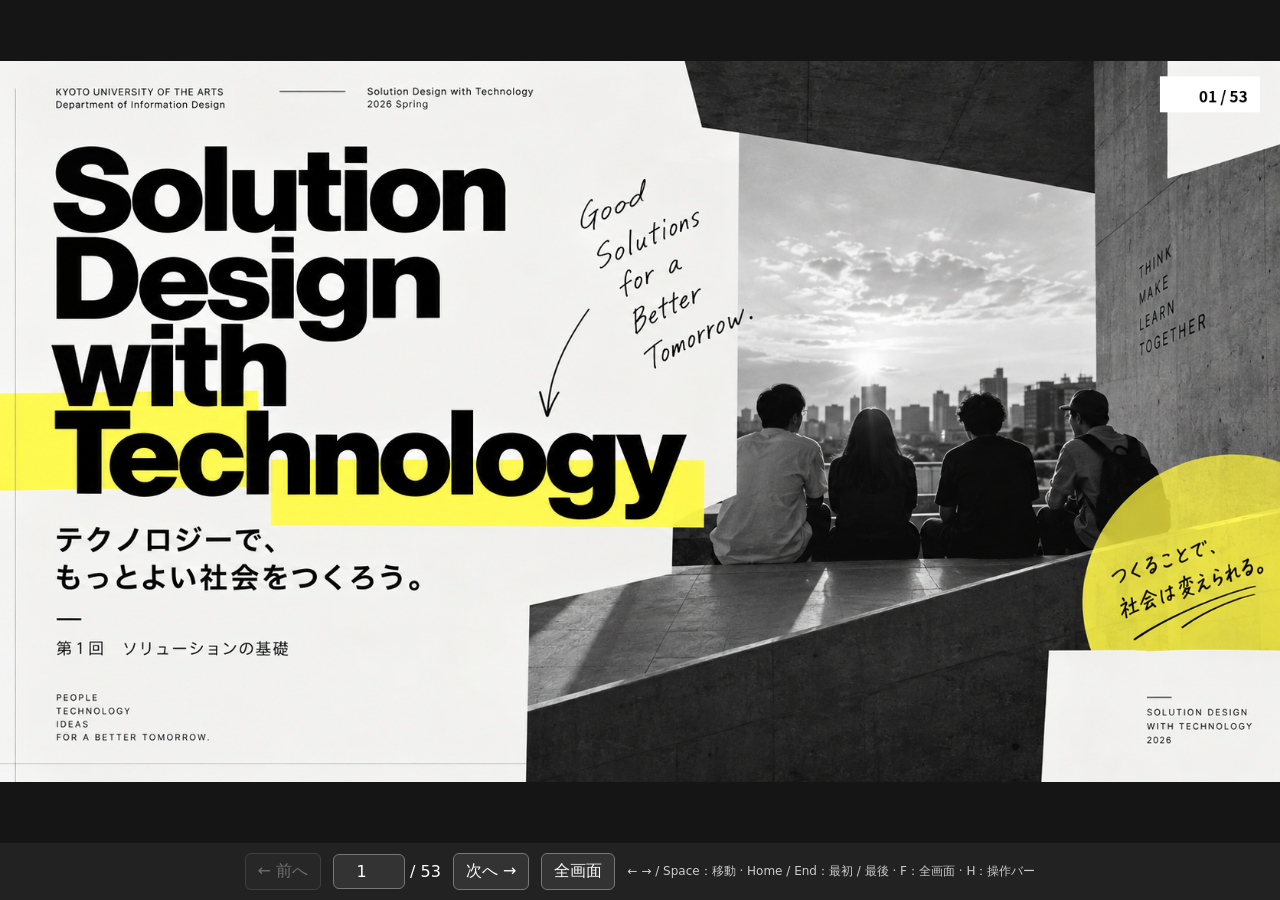
<file: 2026/1_solution_basic/slides/index.html>
<!doctype html>
<html lang="ja">
<head>
  <meta charset="utf-8">
  <meta name="viewport" content="width=device-width, initial-scale=1">
  <title>ソリューション基礎 — 2026</title>
  <style>
    * { box-sizing: border-box; }
    html, body { margin: 0; height: 100%; background: #151515; color: #fff; font-family: system-ui, sans-serif; }
    body { display: grid; grid-template-rows: minmax(0, 1fr) auto; height: 100dvh; }
    main { min-height: 0; display: flex; align-items: center; justify-content: center; overflow: hidden; }
    #slide { width: 100%; height: 100%; object-fit: contain; }
    nav { display: flex; align-items: center; justify-content: center; gap: 12px; padding: 10px; flex-wrap: wrap; background: #222; }
    button, input { font: inherit; color: inherit; background: #333; border: 1px solid #777; border-radius: 6px; padding: 7px 12px; }
    button { cursor: pointer; }
    button:disabled { opacity: .35; cursor: default; }
    input { width: 4.5em; text-align: center; }
    :focus-visible { outline: 3px solid #9bcaff; outline-offset: 3px; }
    .help { font-size: 12px; color: #ccc; }
    #error { position: absolute; background: #222; padding: 20px; }
    [hidden] { display: none !important; }
    body.presentation { grid-template-rows: minmax(0, 1fr); }
    body.presentation nav { display: none; }
    @media (max-width: 600px) { .help { display: none; } nav { gap: 6px; } }
  </style>
</head>
<body>
  <main aria-label="講義スライド">
    <img id="slide" src="solution_design_with_technology_final_53_images/01.png" alt="ソリューション基礎 スライド1" draggable="false">
    <p id="error" role="alert" hidden>画像を読み込めません。HTMLと画像フォルダの配置を確認してください。</p>
  </main>
  <nav aria-label="スライド操作">
    <button id="prev" type="button" aria-label="前のスライド">← 前へ</button>
    <label><input id="page" type="number" min="1" max="53" value="1" aria-label="スライド番号"> / 53</label>
    <button id="next" type="button" aria-label="次のスライド">次へ →</button>
    <button id="fullscreen" type="button">全画面</button>
    <span class="help">← → / Space：移動 · Home / End：最初 / 最後 · F：全画面 · H：操作バー</span>
    <span id="status" role="status" aria-live="polite" hidden></span>
  </nav>
  <noscript>ページ切り替えにはJavaScriptを有効にしてください。</noscript>
  <script>
    'use strict';
    const total = 53;
    const slide = document.getElementById('slide');
    const page = document.getElementById('page');
    const prev = document.getElementById('prev');
    const next = document.getElementById('next');
    const fullscreen = document.getElementById('fullscreen');
    const error = document.getElementById('error');
    let current = 1;
    const source = n => `solution_design_with_technology_final_53_images/${String(n).padStart(2, '0')}.png`;
    function show(n) {
      current = Math.max(1, Math.min(total, Math.trunc(Number(n)) || 1));
      error.hidden = true;
      slide.src = source(current);
      slide.alt = `ソリューション基礎 スライド${current} / ${total}`;
      page.value = current;
      prev.disabled = current === 1;
      next.disabled = current === total;
      document.title = `${current} / ${total} — ソリューション基礎 2026`;
      if (location.hash !== `#${current}`) location.replace(`#${current}`);
      if (current < total) { const preload = new Image(); preload.src = source(current + 1); }
    }
    slide.addEventListener('error', () => { error.hidden = false; });
    slide.addEventListener('load', () => { error.hidden = true; });
    prev.addEventListener('click', () => show(current - 1));
    next.addEventListener('click', () => show(current + 1));
    page.addEventListener('change', () => show(page.value));
    window.addEventListener('hashchange', () => show(location.hash.slice(1)));
    async function toggleFullscreen() {
      try {
        if (document.fullscreenElement) await document.exitFullscreen();
        else if (document.documentElement.requestFullscreen) await document.documentElement.requestFullscreen();
        else document.body.classList.toggle('presentation');
      } catch (_) { document.body.classList.toggle('presentation'); }
    }
    fullscreen.addEventListener('click', toggleFullscreen);
    document.addEventListener('fullscreenchange', () => {
      document.body.classList.toggle('presentation', Boolean(document.fullscreenElement));
      fullscreen.textContent = document.fullscreenElement ? '全画面を終了' : '全画面';
    });
    document.addEventListener('keydown', event => {
      if (event.target.matches('input, textarea, select') || event.ctrlKey || event.metaKey || event.altKey) return;
      if (event.target.closest('button') && (event.key === ' ' || event.key === 'Enter')) return;
      switch (event.key) {
        case 'ArrowRight': case 'ArrowDown': case 'PageDown': show(current + 1); break;
        case ' ': show(current + (event.shiftKey ? -1 : 1)); break;
        case 'ArrowLeft': case 'ArrowUp': case 'PageUp': show(current - 1); break;
        case 'Home': show(1); break;
        case 'End': show(total); break;
        case 'f': case 'F': toggleFullscreen(); break;
        case 'h': case 'H': document.body.classList.toggle('presentation'); break;
        case 'Escape': document.body.classList.remove('presentation'); break;
        default: return;
      }
      event.preventDefault();
    });
    let touchStart = null;
    slide.addEventListener('touchstart', event => {
      if (event.touches.length === 1) touchStart = { x: event.touches[0].clientX, y: event.touches[0].clientY };
      else touchStart = null;
    }, { passive: true });
    slide.addEventListener('touchend', event => {
      if (!touchStart) return;
      const dx = event.changedTouches[0].clientX - touchStart.x;
      const dy = event.changedTouches[0].clientY - touchStart.y;
      if (Math.abs(dx) > 50 && Math.abs(dx) > Math.abs(dy)) show(current + (dx < 0 ? 1 : -1));
      touchStart = null;
    }, { passive: true });
    show(location.hash.slice(1));
  </script>
</body>
</html>
</file>
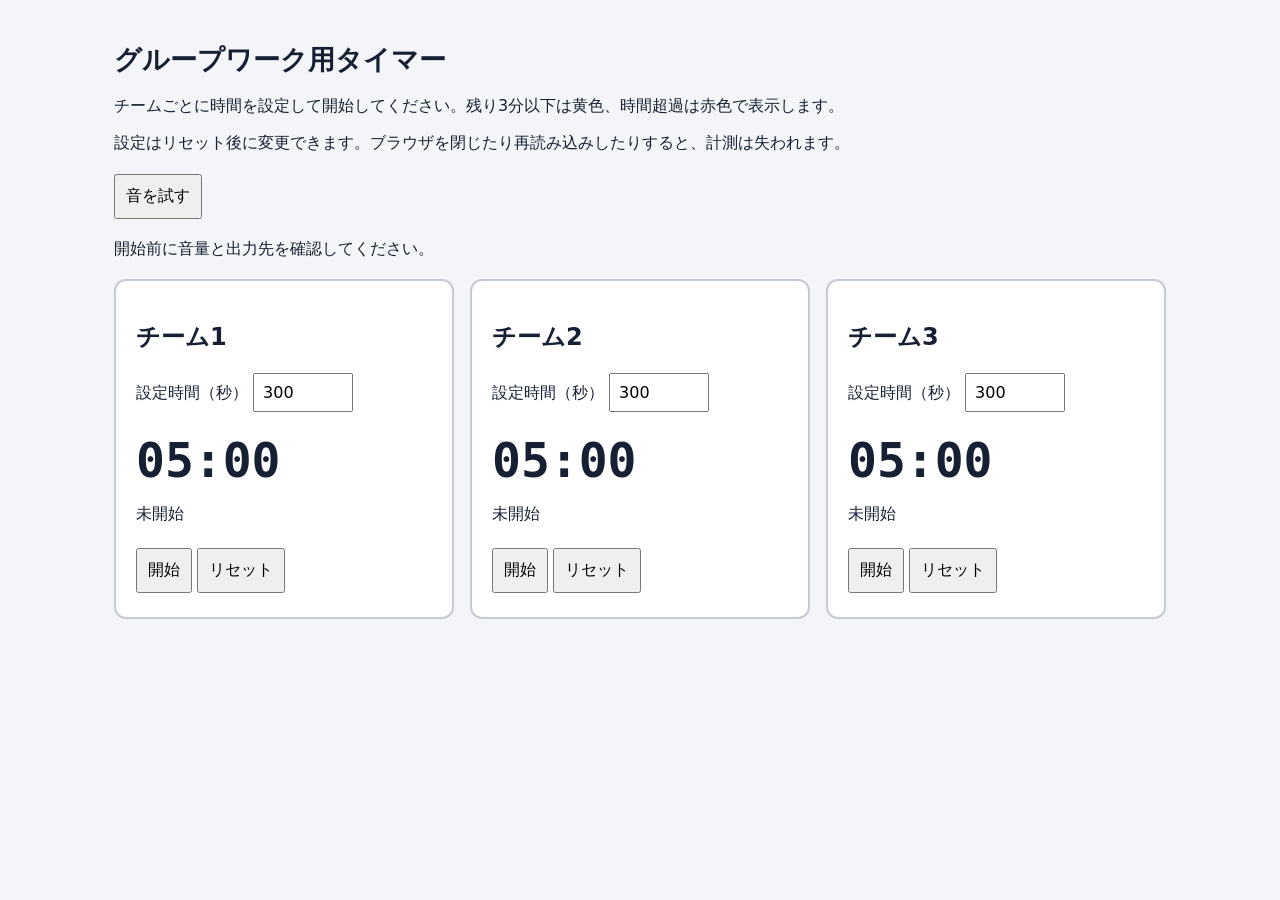
<file: 2026/2_software_development_methodology_agile/facilitator-sample/index.html>
<!doctype html>
<html lang="ja">
<head>
<meta charset="utf-8">
<meta name="viewport" content="width=device-width, initial-scale=1">
<title>グループワーク用タイマー</title>
<style>
  * { box-sizing: border-box; }
  body { margin: 0 auto; padding: 24px; max-width: 1100px; font-family: system-ui, sans-serif; color: #172033; background: #f3f5f8; }
  h1 { font-size: 1.7rem; }
  #timers { display: grid; grid-template-columns: repeat(auto-fit, minmax(260px, 1fr)); gap: 16px; }
  section { padding: 20px; border: 2px solid #c4cbd5; border-radius: 12px; background: white; }
  section.warning { background: #fff2bd; border-color: #926300; }
  section.overdue { background: #ffe3e3; border-color: #a52424; }
  .time { display: block; margin: 20px 0 8px; font: bold 3rem ui-monospace, monospace; font-variant-numeric: tabular-nums; }
  .status { min-height: 1.5em; }
  input { width: 100px; padding: 8px; font: inherit; }
  button { padding: 10px; margin: 4px 0; font: inherit; cursor: pointer; }
  button:disabled { cursor: default; }
  #audio-status { min-height: 1.5em; }
</style>
</head>
<body>
<h1>グループワーク用タイマー</h1>
<p>チームごとに時間を設定して開始してください。残り3分以下は黄色、時間超過は赤色で表示します。</p>
<p>設定はリセット後に変更できます。ブラウザを閉じたり再読み込みしたりすると、計測は失われます。</p>
<button id="sound-test" type="button">音を試す</button>
<p id="audio-status" role="status">開始前に音量と出力先を確認してください。</p>
<main id="timers"></main>
<script>
'use strict';
let audioContext;
const audioStatus = document.getElementById('audio-status');
async function prepareAudio() {
  try {
    const Audio = window.AudioContext || window.webkitAudioContext;
    if (!Audio) throw new Error('Audio unavailable');
    audioContext ||= new Audio();
    if (audioContext.state !== 'running') await audioContext.resume();
    if (audioContext.state !== 'running') throw new Error('Audio suspended');
    audioStatus.textContent = '音の準備ができました。端末の音量と出力先も確認してください。';
    return true;
  } catch {
    audioStatus.textContent = '音を有効にできませんでした。「音を試す」を押し、ブラウザの設定も確認してください。';
    return false;
  }
}
function beep() {
  if (!audioContext || audioContext.state !== 'running') {
    audioStatus.textContent = '音が無効です。「音を試す」を押し、音量とブラウザの設定を確認してください。';
    return;
  }
  const oscillator = audioContext.createOscillator();
  const gain = audioContext.createGain();
  oscillator.frequency.value = 880;
  gain.gain.setValueAtTime(0.15, audioContext.currentTime);
  gain.gain.exponentialRampToValueAtTime(0.001, audioContext.currentTime + 0.5);
  oscillator.connect(gain);
  gain.connect(audioContext.destination);
  oscillator.start();
  oscillator.stop(audioContext.currentTime + 0.5);
}
document.getElementById('sound-test').addEventListener('click', async () => {
  if (await prepareAudio()) beep();
});
function formatTime(ms) {
  const seconds = Math.ceil(ms / 1000);
  const absolute = Math.abs(seconds);
  return `${seconds < 0 ? '-' : ''}${String(Math.floor(absolute / 60)).padStart(2, '0')}:${String(absolute % 60).padStart(2, '0')}`;
}
const timers = [1, 2, 3].map(number => {
  const card = document.createElement('section');
  card.setAttribute('aria-labelledby', `team-${number}`);
  card.innerHTML = `
    <h2 id="team-${number}">チーム${number}</h2>
    <label for="duration-${number}">設定時間（秒）</label>
    <input id="duration-${number}" type="number" min="1" max="86400" step="1" value="300" required>
    <output class="time" aria-label="チーム${number}の残り時間">05:00</output>
    <p class="status" role="status">未開始</p>
    <button class="toggle" type="button">開始</button>
    <button class="reset" type="button">リセット</button>`;
  document.getElementById('timers').appendChild(card);
  const input = card.querySelector('input');
  const display = card.querySelector('output');
  const status = card.querySelector('.status');
  const toggle = card.querySelector('.toggle');
  const timer = { remaining: 300000, deadline: 0, running: false, started: false, notified: false };
  function render() {
    display.textContent = formatTime(timer.remaining);
    card.classList.toggle('warning', timer.remaining > 0 && timer.remaining <= 180000);
    card.classList.toggle('overdue', timer.remaining <= 0);
    const phase = timer.remaining <= 0 ? '時間終了・超過' : timer.remaining <= 180000 ? '残り3分以下' : '計測中';
    const message = !timer.started ? '未開始' : timer.running ? phase : `一時停止（${phase}）`;
    if (status.textContent !== message) status.textContent = message;
    toggle.textContent = timer.running ? '一時停止' : timer.started ? '再開' : '開始';
    input.disabled = timer.started;
  }
  function update(now) {
    if (timer.running) {
      timer.remaining = timer.deadline - now;
      if (timer.remaining <= 0 && !timer.notified) {
        timer.notified = true;
        beep();
      }
    }
    render();
  }
  input.addEventListener('input', () => {
    if (input.checkValidity()) {
      timer.remaining = Number(input.value) * 1000;
      render();
    }
  });
  toggle.addEventListener('click', () => {
    const now = performance.now();
    if (timer.running) {
      update(now);
      timer.running = false;
    } else {
      if (!timer.started) {
        if (!input.reportValidity()) return;
        timer.remaining = Number(input.value) * 1000;
      }
      void prepareAudio();
      timer.started = true;
      timer.running = true;
      timer.deadline = now + timer.remaining;
    }
    render();
  });
  card.querySelector('.reset').addEventListener('click', () => {
    if (!window.confirm(`チーム${number}のタイマーを設定時間に戻しますか？`)) return;
    timer.running = false;
    timer.started = false;
    timer.notified = false;
    timer.remaining = (input.checkValidity() ? Number(input.value) : 300) * 1000;
    render();
  });
  return { update };
});
setInterval(() => {
  const now = performance.now();
  timers.forEach(timer => timer.update(now));
}, 100);
</script>
</body>
</html>
</file>
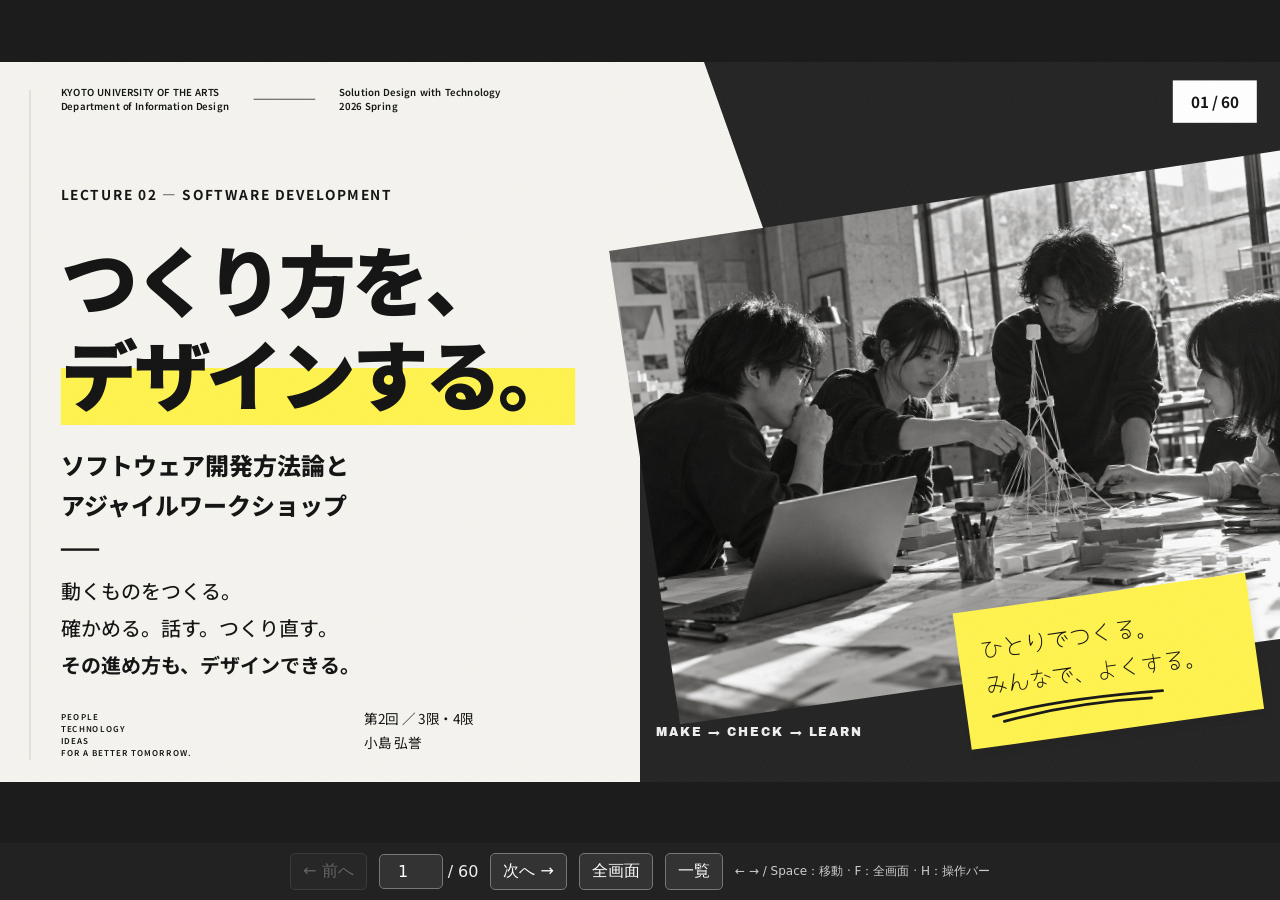
<file: 2026/2_software_development_methodology_agile/slides/index.html>
<!doctype html>
<html lang="ja"><head><meta charset="utf-8"><meta name="viewport" content="width=device-width, initial-scale=1"><title>第2回 ソフトウェア開発方法論 — スライド</title><link rel="stylesheet" href="styles.css"></head><body>
<main id="stage" aria-label="第2回の講義スライド"><div id="deck"><section class="slide cover" data-title="つくり方を、デザインする。" aria-label="スライド1：つくり方を、デザインする。"><header class="identity"><div>KYOTO UNIVERSITY OF THE ARTS<br>Department of Information Design</div><span class="identity-line"></span><div>Solution Design with Technology<br>2026 Spring</div></header><div class="page-tag">01 / 60</div>
<div class="cover-black"></div><img class="cover-photo" src="assets/workshop.jpg" alt="机を囲んで試作に取り組む学生たちのイメージ写真">
<div class="cover-copy"><div class="eyebrow">LECTURE 02 — SOFTWARE DEVELOPMENT</div><h1>つくり方を、<br><mark>デザインする。</mark></h1><p class="cover-sub">ソフトウェア開発方法論と<br>アジャイルワークショップ</p><div class="small-rule"></div><p class="body-copy">動くものをつくる。<br>確かめる。話す。つくり直す。<br><strong>その進め方も、デザインできる。</strong></p></div>
<div class="note cover-note yellow">ひとりでつくる。<br>みんなで、よくする。<svg class="scribble" viewBox="0 0 200 22"><path d="M4 13 Q80 4 190 11 M15 20 Q95 10 177 17"/></svg></div>
<div class="cover-caption">MAKE → CHECK → LEARN</div><div class="cover-course">第2回 ／ 3限・4限<br>小島 弘誉</div>
<footer class="identity-bottom">PEOPLE<br>TECHNOLOGY<br>IDEAS<br>FOR A BETTER TOMORROW.</footer></section>

<section class="slide download" data-title="まず、ダウンロードを始めよう。" aria-label="スライド2：まず、ダウンロードを始めよう。" hidden><header class="identity"><div>KYOTO UNIVERSITY OF THE ARTS<br>Department of Information Design</div><span class="identity-line"></span><div>Solution Design with Technology<br>2026 Spring</div></header><div class="page-tag">02 / 60</div>
<div class="eyebrow at" style="left:76px;top:124px">01 / GET READY</div><h1 class="at" style="left:76px;top:175px">まず、<br><mark>ダウンロード。</mark></h1>
<p class="body-copy at" style="left:82px;top:437px">待っている間に、今日の話を。<br>いま進めるのは、<strong>手順1〜2だけ。</strong></p>
<a class="ink-link at" style="left:82px;top:577px" href="https://antigravity.google/download#antigravity-ide" target="_blank" rel="noopener">antigravity.google/download ↗</a>
<p class="caption at" style="left:82px;top:638px">リンクはSlackの授業チャンネルから。<br>詳しい操作は <a href="../setup-antigravity-ide.md">セットアップ手順書 ↗</a></p>
<div class="download-paper"><span class="tape"></span><p class="eyebrow">今日、使う開発環境</p><h2>Antigravity<br><span class="hand">IDE Standalone</span></h2><div class="selected-label">✓ この名前を探す</div><hr><div class="os-row"><div><b>Windows</b><span>x64 / ARM64</span></div><div><b>Mac</b><span>Apple Silicon / Intel</span></div></div><p class="caption">手順1でPCの種類を確認 → 合うものを選ぶ</p></div>
<div class="note yellow download-note">「Antigravity 2.0」ではなく<br><strong>IDE Standalone</strong> を選ぼう。</div>
<svg class="doodle at" style="left:621px;top:432px;width:170px;height:155px" viewBox="0 0 170 155"><path d="M10 120 Q100 140 130 20 M103 38 L131 16 L145 53"/></svg>
<footer class="identity-bottom">PEOPLE<br>TECHNOLOGY<br>IDEAS<br>FOR A BETTER TOMORROW.</footer></section>

<section class="slide roadmap" data-title="7回の授業で、つくる力をつなぐ。" aria-label="スライド3：7回の授業で、つくる力をつなぐ。" hidden><header class="identity"><div>KYOTO UNIVERSITY OF THE ARTS<br>Department of Information Design</div><span class="identity-line"></span><div>Solution Design with Technology<br>2026 Spring</div></header><div class="page-tag">03 / 60</div>
<div class="eyebrow at" style="left:76px;top:125px">02 / THE BIG PICTURE</div><h1 class="at" style="left:76px;top:168px;font-size:72px">7回の授業で、<br><mark>つくる力をつなぐ。</mark></h1>
<p class="body-copy at" style="left:78px;top:385px;font-size:25px">問いから始めて、仲間と形にする。<br>今日は、その<strong>「進め方」</strong>を学ぶ。</p>
<div class="note yellow at" style="left:1130px;top:132px;transform:rotate(6deg);width:350px;font-size:24px">今日の学びを、<br>第4回のチーム制作へ。</div>
<div class="route-line"></div>
<div class="route r1"><b>01</b><h3>ソリューション<br>基礎</h3><p>何を解決する？</p><span class="hand">Why?</span></div>
<div class="route r2"><span class="you-are">TODAY ↓</span><b>02</b><h3>開発方法論<br>アジャイル</h3><p>どう進める？</p><span class="hand">How we work</span></div>
<div class="route r3"><b>03</b><h3>デザイン思考<br>ユーザー理解</h3><p>誰のため？</p><span class="hand">For whom?</span></div>
<div class="route r4"><b>04</b><h3>ソリューション設計<br>プロトタイピング</h3><p>小さく形にする</p><span class="hand">Make it!</span></div>
<div class="route r5"><b>05</b><h3>対話と問い<br>価値のデザイン</h3><p>大切なことは？</p><span class="hand">Find value</span></div>
<div class="route r6"><b>06</b><h3>ケーススタディ<br>デザイン・演習</h3><p>学びを組み合わせる</p><span class="hand">Connect</span></div>
<div class="route r7"><b>07</b><h3>ケーススタディ<br>制作・成果発表</h3><p>伝えて、確かめる</p><span class="hand">Share!</span></div>
<p class="caption at" style="left:360px;top:839px">全7回 ／ 1回につき2コマ・各100分　　※上の番号は授業の実施順です。</p>
<footer class="identity-bottom">PEOPLE<br>TECHNOLOGY<br>IDEAS<br>FOR A BETTER TOMORROW.</footer></section>

<section class="slide before-after" data-title="ひとりでつくる。その先へ。" aria-label="スライド4：ひとりでつくる。その先へ。" hidden><header class="identity"><div>KYOTO UNIVERSITY OF THE ARTS<br>Department of Information Design</div><span class="identity-line"></span><div>Solution Design with Technology<br>2026 Spring</div></header><div class="page-tag">04 / 60</div>
<div class="eyebrow at" style="left:76px;top:125px">03 / LOOK BACK → MOVE FORWARD</div><h1 class="at" style="left:76px;top:187px;font-size:77px">ひとりで<br>つくる。<br><mark>その先へ。</mark></h1><p class="body-copy at" style="left:80px;top:515px;width:450px;font-size:25px">前回は、<br>「ソリューションとは何か」。<br>今回は、<strong>仲間とつくる<br>進め方</strong>を考える。</p>
<div class="before-paper"><div class="black-label">Before <small>ひとりで</small></div><svg viewBox="0 0 220 220" class="person"><circle cx="108" cy="53" r="24"/><path d="M82 78 Q51 87 52 146 L45 164 M133 78 Q161 88 164 144 M77 100 L88 146 M143 99 L132 146 M44 170 H177 M79 146 H149 L162 204 H65 Z"/><path d="M87 51q20 12 39 0 M88 36q19-20 39 1"/></svg><p>思いつく<br>自分で決める<br>自分で直す</p></div>
<div class="after-photo"><img src="assets/workshop.jpg" alt="一つの試作品について話し合う学生たち"><div class="yellow-label">After <small>チームで</small></div></div>
<div class="note pink after-note">何をつくる？<br>誰が決める？<br>どう合わせる？</div>
<svg class="doodle at" style="left:866px;top:405px;width:112px;height:114px" viewBox="0 0 120 110"><path d="M5 55 L100 55 M74 30 L104 55 L74 79"/></svg>
<div class="at team-takeaway"><mark>チームで進める力は、</mark><br><mark>コードを書く力とは別の技術。</mark></div>
<footer class="identity-bottom">PEOPLE<br>TECHNOLOGY<br>IDEAS<br>FOR A BETTER TOMORROW.</footer></section>

<section class="slide goals" data-title="今日は、つくり方を変えてみる。" aria-label="スライド5：今日は、つくり方を変えてみる。" hidden><header class="identity"><div>KYOTO UNIVERSITY OF THE ARTS<br>Department of Information Design</div><span class="identity-line"></span><div>Solution Design with Technology<br>2026 Spring</div></header><div class="page-tag">05 / 60</div>
<div class="eyebrow at" style="left:76px;top:122px">04 / TODAY’S GOALS</div><h1 class="at" style="left:76px;top:169px;font-size:74px">今日は、<mark>つくり方を変えてみる。</mark></h1>
<div class="goal-zone goal-a"><div class="period pink">3限<span>100 min</span></div><div class="goal-text"><span class="eyebrow">MAKE & THINK</span><h2>つくって、<br>進め方を考える。</h2><p>一言でつくる → 仕様を書いてつくる<br>さらに、チームでつくってみる。</p><div class="goal-result">目指すこと：<br><strong>方法論の違いと使い分けを説明できる。</strong></div></div></div>
<div class="goal-zone goal-b"><div class="period blue">4限<span>100 min</span></div><div class="goal-text"><span class="eyebrow">TRY & LEARN</span><h2>試して、<br>振り返って変える。</h2><p>マシュマロチャレンジを通して、<br>早く確かめる意味を体験する。</p><div class="goal-result">目指すこと：<br><strong>チームの改善を、具体的な行動にする。</strong></div></div></div>
<div class="hand at" style="left:519px;top:759px;font-size:33px;transform:rotate(-2deg)">聞くだけじゃない。手を動かし、話して、考えよう。</div>
<footer class="identity-bottom">PEOPLE<br>TECHNOLOGY<br>IDEAS<br>FOR A BETTER TOMORROW.</footer></section>

<section class="slide setup" data-title="準備は、ひとつずつ。" aria-label="スライド6：準備は、ひとつずつ。" hidden><header class="identity"><div>KYOTO UNIVERSITY OF THE ARTS<br>Department of Information Design</div><span class="identity-line"></span><div>Solution Design with Technology<br>2026 Spring</div></header><div class="page-tag">06 / 60</div>
<div class="eyebrow at" style="left:76px;top:122px">05 / SET UP TOGETHER</div><h1 class="at" style="left:76px;top:175px;font-size:82px">準備は、<mark>ひとつずつ。</mark></h1>
<p class="body-copy at" style="left:80px;top:302px">ダウンロードが終わったら、手順書の3以降へ。</p>
<div class="setup-step step-one"><span class="tape"></span><b class="step-number">03</b><h2>インストール</h2><p>自分のOSの手順に沿って<br>ダウンロードしたファイルを開く。</p><div class="hand">警告が出たら、<br>入手元と内容を確認。</div></div>
<div class="setup-step step-two"><span class="tape"></span><b class="step-number">04</b><h2>ログイン</h2><p>個人のGoogleアカウントで。<br>アカウントと権限を確認する。</p><div class="hand">大学のアカウントでは<br>使えない場合があります。</div></div>
<div class="setup-step step-three"><span class="tape"></span><b class="step-number">05</b><h2>日本語にする</h2><p>拡張機能で「Japanese」を検索。<br>Microsoft製を入れて再起動。</p><div class="hand">詰まったら、<br>英語のままでも大丈夫。</div></div>
<div class="note yellow setup-note">迷ったら、すぐ手を挙げよう。<br><strong>動かないときは、隣の画面を一緒に見よう。</strong></div>
<p class="caption at" style="left:360px;top:839px">操作の詳細：<a href="../setup-antigravity-ide.md">セットアップ手順書 ↗</a></p>
<footer class="identity-bottom">PEOPLE<br>TECHNOLOGY<br>IDEAS<br>FOR A BETTER TOMORROW.</footer></section>

<section class="slide ide" data-title="どこで、何をする？" aria-label="スライド7：どこで、何をする？" hidden><header class="identity"><div>KYOTO UNIVERSITY OF THE ARTS<br>Department of Information Design</div><span class="identity-line"></span><div>Solution Design with Technology<br>2026 Spring</div></header><div class="page-tag">07 / 60</div>
<div class="eyebrow at" style="left:76px;top:122px">06 / FIND YOUR WORKSPACE</div><h1 class="at" style="left:76px;top:165px;font-size:82px">どこで、<mark>何をする？</mark></h1>
<div class="ide-window"><div class="ide-title"><i></i><i></i><i></i><span>vibe-coding — Antigravity IDE</span></div><div class="ide-body"><div class="ide-files"><span class="mono">EXPLORER</span><h3>VIBE-CODING</h3><p>⌄ アプリのフォルダ</p><p>　 index.html</p><span class="ide-numeral">1</span></div><div class="ide-editor"><span class="mono">index.html</span><div class="code-lines"><span>&lt;html lang="ja"&gt;</span><span>　&lt;body&gt;</span><span>　　…</span><span>　&lt;/body&gt;</span><span>&lt;/html&gt;</span></div><span class="ide-numeral">2</span></div><div class="ide-agent"><span class="mono">AGENT</span><div class="chat-note">AIに頼みたいことを<br>日本語で書く。</div><div class="chat-input">ここから相談する　↗</div><span class="ide-numeral">3</span></div></div></div>
<div class="ide-label label-files"><b>① ファイルの場所</b><p>できたファイルを探す。</p></div><div class="ide-label label-editor"><b>② 中身を見る場所</b><p>仕様書やコードを確認する。</p></div><div class="ide-label label-agent"><b>③ AIに頼む場所</b><p>依頼する。直す。質問する。</p></div>
<div class="note yellow ide-note">まず「フォルダーを開く」。<br>作業場所を決めてから始めよう。</div>
<p class="caption at" style="left:360px;top:839px;font-size:17px">画面の概念図です。実際の表示・配置はバージョンや設定で変わります。</p>
<footer class="identity-bottom">PEOPLE<br>TECHNOLOGY<br>IDEAS<br>FOR A BETTER TOMORROW.</footer></section>

<section class="slide ready" data-title="準備できたら、つくってみよう。" aria-label="スライド8：準備できたら、つくってみよう。" hidden><header class="identity"><div>KYOTO UNIVERSITY OF THE ARTS<br>Department of Information Design</div><span class="identity-line"></span><div>Solution Design with Technology<br>2026 Spring</div></header><div class="page-tag">08 / 60</div>
<div class="eyebrow at" style="left:76px;top:122px">07 / READY TO MAKE</div><h1 class="at" style="left:76px;top:166px;font-size:78px">準備できたら、<br><mark>つくってみよう。</mark></h1>
<div class="folder-paper"><span class="tape"></span><span class="eyebrow">今日のファイルの置き場所</span><div class="folder-root">ソフトウェア開発演習 / 第2回</div><div class="folder-branch"><b>vibe-coding</b><span class="yellow-label">演習A ／ いま開く</span><p>空のフォルダを作る。</p></div><div class="folder-branch"><b>starter-windows</b><span class="pale-label">演習B ／ あとで開く</span><p>配布ZIPを展開する。Macは starter-mac。</p></div></div><div class="hand folder-note">親の「第2回」ではなく、<br>使うフォルダそのものを開こう。</div>
<div class="check-paper"><h2>READY?</h2><ul><li>IDEを起動・ログインできた</li><li>vibe-coding を開いた</li><li>自分のOSのZIPを展開した</li></ul><p>日本語化は、できていればOK。<br>まだ途中なら、隣の人と一緒に。</p></div>
<div class="next-strip"><span>NEXT →</span><strong>まずは、一言でつくってみる。</strong><span class="hand">2人1組。PCは、それぞれ。</span></div>
<footer class="identity-bottom">PEOPLE<br>TECHNOLOGY<br>IDEAS<br>FOR A BETTER TOMORROW.</footer></section>

<section class="slide brief" data-title="まず、つくってみよう。" aria-label="スライド9：まず、つくってみよう。" hidden><header class="identity"><div>KYOTO UNIVERSITY OF THE ARTS<br>Department of Information Design</div><span class="identity-line"></span><div>Solution Design with Technology<br>2026 Spring</div></header><div class="page-tag">09 / 60</div>
<div class="eyebrow at" style="left:76px;top:122px">08 / EXERCISE A</div><h1 class="at" style="left:76px;top:170px;font-size:84px">まず、<br><mark>つくってみよう。</mark></h1>
<p class="body-copy at" style="left:80px;top:424px;width:660px;font-size:25px">2人1組ですが、<strong>PCはそれぞれ使います。</strong><br>同じ一言から、自分の画面でつくってください。</p>
<div class="brief-card"><div class="eyebrow">WORK ORDER — 依頼内容</div><p class="order">「<span class="order-mark">グループワークで<br>使えるタイマー</span>を<br>作ってください」</p><hr><p>依頼は、この一文だけです。<br>色も、機能も、使い方も、指定はありません。</p></div>
<div class="brief-chip chip-1"><b>2</b><span>人1組・各自のPC</span></div>
<div class="brief-chip chip-2"><b>8</b><span>分でつくる</span></div>
<div class="brief-chip chip-3"><b>1</b><span>文だけの依頼</span></div>
<p class="hand brief-hand">できたら、<strong style="font-family:Noto;font-weight:800">お互いの画面を見せ合おう。</strong><br>同じ一言なのに、違うものができているはず。</p>
<svg class="doodle at" style="left:706px;top:588px;width:120px;height:96px" viewBox="0 0 120 96"><path d="M6 78 Q60 96 108 22 M84 30 L112 12 L118 46"/></svg>
<footer class="identity-bottom">PEOPLE<br>TECHNOLOGY<br>IDEAS<br>FOR A BETTER TOMORROW.</footer></section>

<section class="slide criteria" data-title="お客さんの条件は、5つありました。" aria-label="お客さんの条件は、5つありました。" hidden><header class="identity"><div>KYOTO UNIVERSITY OF THE ARTS<br>Department of Information Design</div><span class="identity-line"></span><div>Solution Design with Technology<br>2026 Spring</div></header><div class="page-tag">10 / 60</div>
<div class="eyebrow at" style="left:76px;top:122px">09 / THE HIDDEN CRITERIA</div><h1 class="at" style="left:76px;top:166px;font-size:58px">お客さんの条件は、<br><mark>5つありました。</mark></h1>
<p class="body-copy at" style="left:80px;top:330px;width:560px;font-size:23px">どれも一言も伝えていません。<br><strong>依頼した人の頭の中にだけ</strong>ありました。</p>
<div class="note yellow at" style="left:80px;top:470px;width:560px;font-size:24px;transform:rotate(-1.5deg);padding:18px 24px">落ちるように作ってあります。<br><strong>腕の問題ではありません。</strong></div>
<ol class="criteria-list">
<li><b>01</b><span>3チーム分の時間を<br>同時に計れる</span></li>
<li><b>02</b><span>残り3分で<br>表示の色が変わる</span></li>
<li><b>03</b><span>一時停止と<br>再開ができる</span></li>
<li><b>04</b><span>時間を超えたら<br>マイナスで表示され続ける</span></li>
<li><b>05</b><span>リセットは<br>確認してから実行される</span></li>
</ol>
<p class="caption at" style="left:80px;top:700px;width:560px">この5つが、今日でいう<strong>「受け入れ条件」</strong>です。</p>
<footer class="identity-bottom">PEOPLE<br>TECHNOLOGY<br>IDEAS<br>FOR A BETTER TOMORROW.</footer></section>
<section class="slide accept" data-title="では、お客さんとして確認します。" aria-label="スライド11：では、お客さんとして確認します。" hidden><header class="identity"><div>KYOTO UNIVERSITY OF THE ARTS<br>Department of Information Design</div><span class="identity-line"></span><div>Solution Design with Technology<br>2026 Spring</div></header><div class="page-tag">11 / 60</div>
<div class="eyebrow at" style="left:76px;top:122px">09 / ACCEPTANCE CHECK</div><h1 class="at" style="left:76px;top:168px;font-size:60px">では、お客さんとして<br><mark>確認します。</mark></h1>
<div class="customer-badge"><b>お客さん役：<br>講師</b><span>これから5つの条件を<br>読み上げます。<br>自分の画面で ○ × を<br>数えてください。</span></div>
<ul class="count-hands at"><li>5つ通った人　→ 挙手</li><li>3つ以上の人　→ 挙手</li><li>1つ以下の人　→ 挙手</li></ul>
<div class="sheet"><span class="tape"></span><div class="eyebrow">ACCEPTANCE CRITERIA — 受け入れ条件</div><h2>読み上げた条件を、書き取ろう。</h2><p class="caption">条件は、最初から依頼した人の頭の中にありました。</p>
<div class="sheet-row"><span class="no">1</span><span class="blank"></span><span class="ox">○ / ×</span></div>
<div class="sheet-row"><span class="no">2</span><span class="blank"></span><span class="ox">○ / ×</span></div>
<div class="sheet-row"><span class="no">3</span><span class="blank"></span><span class="ox">○ / ×</span></div>
<div class="sheet-row"><span class="no">4</span><span class="blank"></span><span class="ox">○ / ×</span></div>
<div class="sheet-row"><span class="no">5</span><span class="blank"></span><span class="ox">○ / ×</span></div>
<div class="sheet-foot"><span class="score">達成 <i>__</i> / 60</span><span class="hand" style="font-size:22px">できなかった条件に、<br>印をつけておこう。</span></div></div>
<div class="note yellow sheet-note">落ちるように作ってあります。<br><strong>腕の問題ではありません。</strong></div>
<footer class="identity-bottom">PEOPLE<br>TECHNOLOGY<br>IDEAS<br>FOR A BETTER TOMORROW.</footer></section>

<section class="slide wonder" data-title="なぜ、通らなかった？" aria-label="スライド12：なぜ、通らなかった？" hidden><header class="identity"><div>KYOTO UNIVERSITY OF THE ARTS<br>Department of Information Design</div><span class="identity-line"></span><div>Solution Design with Technology<br>2026 Spring</div></header><div class="page-tag">12 / 60</div>
<div class="eyebrow at" style="left:76px;top:122px">10 / THINK TOGETHER</div>
<div class="big-q"><h1>なぜ、<br><mark>通らなかった？</mark></h1><p>ペアで2分 → 全体で共有。<br>出てきたことは、全部ホワイトボードへ。</p></div>
<div class="sticky s1">作るつもりだったもの、<br>説明できる？</div>
<div class="sticky s2">条件を先に聞けたら、<br>何を聞いた？</div>
<div class="sticky s3">どこまでできたら<br>「完成」だった？</div>
<div class="sticky s4">同じものを、<br>もう一度作れる？</div>
<div class="sticky s5">ペアの相手は、<br>中身を説明できる？</div>
<div class="sticky s6">後から条件が増えたら、<br>どうなった？</div>
<svg class="doodle at" style="left:352px;top:330px;width:70px;height:60px" viewBox="0 0 70 60"><path d="M4 30 H62 M44 12 L66 30 L44 48"/></svg>
<svg class="doodle at" style="left:1172px;top:330px;width:70px;height:60px" viewBox="0 0 70 60"><path d="M66 30 H8 M26 12 L4 30 L26 48"/></svg>
<div class="collage-band"><span>正解を当てる時間ではありません。</span><em>困ったことを、言葉にする時間です。</em></div>
<footer class="identity-bottom">PEOPLE<br>TECHNOLOGY<br>IDEAS<br>FOR A BETTER TOMORROW.</footer></section>

<section class="slide ch-method" data-title="なぜ、<mark>型</mark>があるのか。" aria-label="なぜ、<mark>型</mark>があるのか。" hidden><header class="identity"><div>KYOTO UNIVERSITY OF THE ARTS<br>Department of Information Design</div><span class="identity-line"></span><div>Solution Design with Technology<br>2026 Spring</div></header><div class="page-tag">13 / 60</div>
<div class="chapter-num">01</div>
<div class="chapter-copy"><div class="eyebrow">CHAPTER 01</div><h1>なぜ、<br><mark>型</mark>があるのか。</h1><p class="body-copy">ホワイトボードに出た困りごとは、<br>すでに解かれてきた問題です。</p></div>
<div class="chapter-bar yellow"></div>
<footer class="identity-bottom">PEOPLE<br>TECHNOLOGY<br>IDEAS<br>FOR A BETTER TOMORROW.</footer></section>
<section class="slide method" data-title="つくり方にも、型がある。" aria-label="スライド14：つくり方にも、型がある。" hidden><header class="identity"><div>KYOTO UNIVERSITY OF THE ARTS<br>Department of Information Design</div><span class="identity-line"></span><div>Solution Design with Technology<br>2026 Spring</div></header><div class="page-tag">14 / 60</div>
<div class="eyebrow at" style="left:76px;top:122px">11 / WHAT IS A METHODOLOGY</div><h1 class="at" style="left:76px;top:166px;font-size:78px">つくり方にも、<mark>型がある。</mark></h1>
<p class="body-copy at" style="left:80px;top:300px;font-size:25px"><strong>ソフトウェア開発方法論</strong>とは、次の4つを決めた「進め方の型」です。</p>
<div class="def-tile d1"><b>01</b><h3>何をつくるか</h3><p>要求を聞き、条件を書き留める。</p></div>
<div class="def-tile d2"><b>02</b><h3>どの順で進めるか</h3><p>計画する。小さく分ける。反復する。</p></div>
<div class="def-tile d3"><b>03</b><h3>誰が何をやるか</h3><p>役割と責任、決め方を決める。</p></div>
<div class="def-tile d4"><b>04</b><h3>どこまでで完成か</h3><p>受け入れ条件と、完成の定義。</p></div>
<div class="def-strip"><p>さっきホワイトボードに出たことは、<br><strong>全部「つくり方が決まっていないと起きること」。</strong><br>同じことで困った人たちが、50年以上かけて型をつくってきました。</p><span class="hand">コードの書き方ではなく、<br>進め方の話です。</span></div>
<footer class="identity-bottom">PEOPLE<br>TECHNOLOGY<br>IDEAS<br>FOR A BETTER TOMORROW.</footer></section>

<section class="slide dod" data-title="受け入れ条件と、完成の定義。" aria-label="受け入れ条件と、完成の定義。" hidden><header class="identity"><div>KYOTO UNIVERSITY OF THE ARTS<br>Department of Information Design</div><span class="identity-line"></span><div>Solution Design with Technology<br>2026 Spring</div></header><div class="page-tag">15 / 60</div>
<div class="eyebrow at" style="left:76px;top:122px">12 / TWO KINDS OF "DONE"</div><h1 class="at" style="left:76px;top:164px;font-size:62px">「できた」には、<br><mark>2種類ある。</mark></h1>
<div class="dod-card dod-a"><span class="dod-tag pink">受け入れ条件</span><h2>その機能が<br>満たすべき条件</h2><p class="dod-ex">例：「残り3分になったら、表示の色が変わる」</p><p class="dod-scope">機能ごとに書く</p></div>
<div class="dod-card dod-b"><span class="dod-tag blue">完成の定義（DoD）</span><h2>成果物が「完成」と<br>呼べる共通の基準</h2><p class="dod-ex">例：「必要なテストとレビューを終え、使える状態になっている」</p><p class="dod-scope">チーム全体で1つ決める</p></div>
<svg class="doodle at" style="left:762px;top:452px;width:80px;height:60px" viewBox="0 0 80 60"><path d="M6 30 H70 M52 12 L74 30 L52 48"/></svg>
<div class="note yellow at" style="left:80px;top:722px;width:900px;font-size:25px;transform:rotate(-1deg);padding:18px 26px">今日の演習で書くのは、<strong>機能ごとの「受け入れ条件」</strong>です。</div>
<p class="caption at" style="left:1030px;top:730px;width:480px">関係はしていますが、別のものです。<br>混ぜると「完成したのに使えない」が起きます。</p>
<footer class="identity-bottom">PEOPLE<br>TECHNOLOGY<br>IDEAS<br>FOR A BETTER TOMORROW.</footer></section>
<section class="slide map" data-title="ひとりで効く型、チームで効く型。" aria-label="スライド16：ひとりで効く型、チームで効く型。" hidden><header class="identity"><div>KYOTO UNIVERSITY OF THE ARTS<br>Department of Information Design</div><span class="identity-line"></span><div>Solution Design with Technology<br>2026 Spring</div></header><div class="page-tag">16 / 60</div>
<div class="eyebrow at" style="left:76px;top:122px">12 / THE MAP</div><h1 class="at" style="left:76px;top:158px;font-size:56px">ひとりで効く型、<br><mark>チームで効く型。</mark></h1>
<div class="island island-solo"><h3>ひとり〜小規模で効く</h3><p class="sub">今日、3限で手を動かす側</p><ul><li>仕様駆動開発<b>先に条件を書いてから作る</b></li><li>テスト駆動開発<b>先に確かめ方を決める</b></li></ul></div>
<div class="island island-team"><h3>チームで効く</h3><p class="sub">今日、3限の後半と4限で扱う側</p><ul><li>ウォーターフォール<b>段階を順に進める</b></li><li>アジャイル（スクラム・XP）<b>反復して検査・適応する</b></li><li>リーン<b>無駄を削り、学習を回す</b></li><li>DevOps<b>つくる人と動かす人が協働する</b></li></ul></div>
<svg class="bridge" viewBox="0 0 52 30"><path d="M2 15 H46 M34 4 L50 15 L34 26" fill="none" stroke="#141414" stroke-width="3" stroke-linecap="round" stroke-linejoin="round"/></svg>
<div class="timeline"><h3>代表的な出来事</h3><dl><dt>1950s〜</dt><dd>反復・漸進的に開発する実践</dd><dt>1970s</dt><dd>段階的なプロセスの議論</dd><dt>1990s</dt><dd>スクラム、XPなどの実践</dd><dt>2001</dt><dd>アジャイルソフトウェア開発宣言</dd><dt>2009〜</dt><dd>DevOpsという名称が広まる</dd><dt>近年</dt><dd>AIと仕様を中心に進めるツール</dd></dl></div>
<div class="note yellow map-note">どれが正解か、ではありません。<br><strong>何が不確かで、<br>失敗のコストがどれくらいか</strong><br>で選びます。</div>
<p class="map-caption at">新しい型が、古い型を置き換えてきたわけでは<br>ありません。仕様を明確にする考え方も、<br>生成AIより前からあります。</p>
<footer class="identity-bottom">PEOPLE<br>TECHNOLOGY<br>IDEAS<br>FOR A BETTER TOMORROW.</footer></section>

<section class="slide history" data-title="置き換えではなく、積み重ね。" aria-label="置き換えではなく、積み重ね。" hidden><header class="identity"><div>KYOTO UNIVERSITY OF THE ARTS<br>Department of Information Design</div><span class="identity-line"></span><div>Solution Design with Technology<br>2026 Spring</div></header><div class="page-tag">17 / 60</div>
<div class="eyebrow at" style="left:76px;top:122px">14 / A SHORT HISTORY</div><h1 class="at" style="left:76px;top:164px;font-size:60px">置き換えではなく、<br><mark>積み重ね。</mark></h1>
<div class="tl-rail"></div>
<div class="tl-item t1"><b>1950s〜</b><p>反復・漸進的に<br>開発する実践</p></div>
<div class="tl-item t2"><b>1970s</b><p>段階的なプロセス<br>についての議論</p></div>
<div class="tl-item t3"><b>1990s</b><p>スクラム、XPなどの<br>実践が発展</p></div>
<div class="tl-item t4"><b>2001</b><p>アジャイルソフトウェア<br>開発宣言</p></div>
<div class="tl-item t5"><b>2009〜</b><p>DevOpsという名称で<br>開発と運用の協働</p></div>
<div class="tl-item t6"><b>近年</b><p>AIと仕様を中心に<br>進めるツール</p></div>
<div class="note yellow at" style="left:80px;top:664px;width:760px;font-size:23px;transform:rotate(-1deg);padding:16px 24px">新しい型が古い型を<strong>置き換えてきたわけではありません。</strong><br>見直したり、組み合わせたりしながら発展してきました。</div>
<p class="caption at" style="left:900px;top:668px;width:600px">仕様を明確にして開発する考え方そのものは、<br>生成AIより前からあります。今日使う GitHub Spec Kit は、<br>その考え方をAIとの開発に取り入れたツールの一つです。</p>
<footer class="identity-bottom">PEOPLE<br>TECHNOLOGY<br>IDEAS<br>FOR A BETTER TOMORROW.</footer></section>
<section class="slide sdd" data-title="AIに、丸投げしない。" aria-label="スライド18：AIに、丸投げしない。" hidden><header class="identity"><div>KYOTO UNIVERSITY OF THE ARTS<br>Department of Information Design</div><span class="identity-line"></span><div>Solution Design with Technology<br>2026 Spring</div></header><div class="page-tag">18 / 60</div>
<div class="eyebrow at" style="left:76px;top:122px">13 / SPEC-DRIVEN DEVELOPMENT</div><h1 class="at" style="left:76px;top:166px;font-size:80px">AIに、<mark>丸投げしない。</mark></h1>
<p class="body-copy at" style="left:80px;top:286px;font-size:25px">仕様を真ん中に置いて、<strong>一段ずつ人が確かめながら</strong>進めます。</p>
<div class="flow">
<div class="flow-step"><span class="stamp">人が書く</span><b>01</b><h3>仕様</h3><p>誰の何を、どこまでできたら完成か。</p></div><span class="flow-arrow">→</span>
<div class="flow-step"><span class="stamp">人が確認</span><b>02</b><h3>計画</h3><p>どう作るかの見取り図。</p></div><span class="flow-arrow">→</span>
<div class="flow-step"><span class="stamp">人が確認</span><b>03</b><h3>タスク</h3><p>作業を小さく分ける。</p></div><span class="flow-arrow">→</span>
<div class="flow-step"><b>04</b><h3>実装</h3><p>AIが書く。人が読む。</p></div><span class="flow-arrow">→</span>
<div class="flow-step"><span class="stamp">人が判定</span><b>05</b><h3>検証</h3><p>受け入れ条件を1つずつ確かめる。</p></div>
</div>
<div class="cmd-bar"><span class="label">今日つかう<br>4つのコマンド</span><code>/speckit-specify</code><span class="arrow">→</span><code>/speckit-plan</code><span class="arrow">→</span><code>/speckit-tasks</code><span class="arrow">→</span><code>/speckit-implement</code></div>
<div class="note yellow spec-note">仕様＝お客さんの頭の中にある<br>条件を、書き留めたもの。</div>
<p class="flow-caption at">GitHub Spec Kit を使います。仕様・計画・タスクは<strong>ファイルとして手元に残ります。</strong></p>
<footer class="identity-bottom">PEOPLE<br>TECHNOLOGY<br>IDEAS<br>FOR A BETTER TOMORROW.</footer></section>

<section class="slide speckit" data-title="4つのコマンドで、進める。" aria-label="4つのコマンドで、進める。" hidden><header class="identity"><div>KYOTO UNIVERSITY OF THE ARTS<br>Department of Information Design</div><span class="identity-line"></span><div>Solution Design with Technology<br>2026 Spring</div></header><div class="page-tag">19 / 60</div>
<div class="eyebrow at" style="left:76px;top:122px">16 / GITHUB SPEC KIT</div><h1 class="at" style="left:76px;top:164px;font-size:66px">4つのコマンドで、<mark>進める。</mark></h1>
<div class="cmd-card c1"><code>/speckit-specify</code><h3>仕様をつくる</h3><p>お題と受け入れ条件を渡す。<br><b>spec.md</b> ができる。</p></div>
<div class="cmd-card c2"><code>/speckit-plan</code><h3>計画をつくる</h3><p>どう作るかの見取り図。<br><b>plan.md</b> ができる。</p></div>
<div class="cmd-card c3"><code>/speckit-tasks</code><h3>タスクに分ける</h3><p>作業を小さく分ける。<br><b>tasks.md</b> ができる。</p></div>
<div class="cmd-card c4"><code>/speckit-implement</code><h3>実装する</h3><p>タスクに沿ってAIが書く。<br>人が読んで確かめる。</p></div>
<div class="hand at" style="left:80px;top:690px;font-size:27px;width:620px;line-height:1.7">コマンドの間には、<br>かならず<strong style="font-family:Noto;font-weight:800">人のレビュー</strong>が入ります。</div>
<div class="note blue at" style="left:740px;top:690px;width:786px;font-size:23px;transform:rotate(1deg);padding:18px 24px">配布した <strong>starter-windows / starter-mac</strong> を開くと、<br>この4つが最初から使えます。</div>
<footer class="identity-bottom">PEOPLE<br>TECHNOLOGY<br>IDEAS<br>FOR A BETTER TOMORROW.</footer></section>
<section class="slide vibe-limit" data-title="速い。けれど、残らない。" aria-label="速い。けれど、残らない。" hidden><header class="identity"><div>KYOTO UNIVERSITY OF THE ARTS<br>Department of Information Design</div><span class="identity-line"></span><div>Solution Design with Technology<br>2026 Spring</div></header><div class="page-tag">20 / 60</div>
<div class="eyebrow at" style="left:76px;top:122px">17 / WHAT VIBE CODING IS GOOD AT</div><h1 class="at" style="left:76px;top:164px;font-size:68px">速い。けれど、<mark>残らない。</mark></h1>
<div class="scale-box good"><span class="scale-tag">得意なこと</span><ul><li>とにかく速い</li><li>0→1に向く</li><li>捨てる前提の試作</li><li>ひとりで完結する</li></ul></div>
<div class="scale-box bad"><span class="scale-tag dark">壊れること</span><ul><li>条件が言葉になっていない</li><li>「完成」の基準がない</li><li>後から条件が増えると崩れる</li><li>他の人が続きを作れない</li></ul></div>
<div class="scale-pivot"></div>
<p class="body-copy at" style="left:80px;top:700px;width:1000px;font-size:25px">今日は<strong>バイブコーディングを否定しに来たのではありません。</strong><br>それしか持っていないと、チームで困る、という話です。</p>
<footer class="identity-bottom">PEOPLE<br>TECHNOLOGY<br>IDEAS<br>FOR A BETTER TOMORROW.</footer></section>
<section class="slide exercise-b" data-title="今度は、条件を先に書く。" aria-label="スライド21：今度は、条件を先に書く。" hidden><header class="identity"><div>KYOTO UNIVERSITY OF THE ARTS<br>Department of Information Design</div><span class="identity-line"></span><div>Solution Design with Technology<br>2026 Spring</div></header><div class="page-tag">21 / 60</div>
<div class="eyebrow at" style="left:76px;top:122px">14 / EXERCISE B</div><h1 class="at" style="left:76px;top:162px;font-size:66px">今度は、<mark>条件を先に書く。</mark></h1>
<div class="step-rail">
<div class="rail-item now"><span class="time">3 min</span><div><h3>受け入れ条件を書く</h3><p>読み上げられた5つ＋追加の1つを、自分たちの言葉で。<strong>2人で相談して、同じ内容にそろえます。</strong></p></div></div>
<div class="rail-item"><span class="time">5 min</span><div><h3>仕様書をつくって、読む</h3><p><code>/speckit-specify</code> → 生成された spec.md に、条件の抜けや勝手な前提がないか確認して直す。</p></div></div>
<div class="rail-item"><span class="time">6 min</span><div><h3>計画・タスク・実装</h3><p><code>/speckit-plan</code> → <code>/speckit-tasks</code> → <code>/speckit-implement</code>。待ち時間は、現場の話をします。</p></div></div>
</div>
<div class="template-paper"><span class="tape"></span><div class="eyebrow">WORKSHEET — 受け入れ条件</div><h2>「できたら完成」を決める。</h2><p class="caption">完成の判断は、人間の仕事です。</p>
<div class="template-line"><i>1</i><span></span></div><div class="template-line"><i>2</i><span></span></div><div class="template-line"><i>3</i><span></span></div><div class="template-line"><i>4</i><span></span></div><div class="template-line"><i>5</i><span></span></div><div class="template-line"><i>6</i><span></span></div>
<p class="hand">曖昧な言葉は、確かめられない。<br>「使いやすく」ではなく「3秒で押せる」。</p></div>
<div class="note blue b-note">時間内に実装まで終わらなくて大丈夫。<br><strong>各段階で何ができたかを確認しよう。</strong></div>
<footer class="identity-bottom">PEOPLE<br>TECHNOLOGY<br>IDEAS<br>FOR A BETTER TOMORROW.</footer></section>

<section class="slide how-to-write" data-title="確かめられる言葉で書く。" aria-label="確かめられる言葉で書く。" hidden><header class="identity"><div>KYOTO UNIVERSITY OF THE ARTS<br>Department of Information Design</div><span class="identity-line"></span><div>Solution Design with Technology<br>2026 Spring</div></header><div class="page-tag">22 / 60</div>
<div class="eyebrow at" style="left:76px;top:122px">19 / HOW TO WRITE CRITERIA</div><h1 class="at" style="left:76px;top:164px;font-size:66px">確かめられる言葉で、<mark>書く。</mark></h1>
<div class="ba-col ba-bad"><span class="ba-tag">これだと確かめられない</span><p>「使いやすくする」</p><p>「見やすい色にする」</p><p>「すぐ分かるようにする」</p><span class="ba-why">人によって判断が変わる</span></div>
<svg class="doodle at" style="left:706px;top:430px;width:110px;height:70px" viewBox="0 0 110 70"><path d="M6 35 H92 M72 14 L100 35 L72 56"/></svg>
<div class="ba-col ba-good"><span class="ba-tag yellow">これなら確かめられる</span><p>「3秒以内に開始できる」</p><p>「残り3分で色が変わる」</p><p>「リセット前に確認が出る」</p><span class="ba-why">○×で判定できる</span></div>
<div class="note yellow at" style="left:80px;top:706px;width:1100px;font-size:25px;transform:rotate(-1deg);padding:18px 26px">コツは、<strong>「誰が見ても同じ答えになるか」</strong>を自分に聞くこと。</div>
<footer class="identity-bottom">PEOPLE<br>TECHNOLOGY<br>IDEAS<br>FOR A BETTER TOMORROW.</footer></section>
<section class="slide review-spec" data-title="AIが書いた仕様を、疑う。" aria-label="AIが書いた仕様を、疑う。" hidden><header class="identity"><div>KYOTO UNIVERSITY OF THE ARTS<br>Department of Information Design</div><span class="identity-line"></span><div>Solution Design with Technology<br>2026 Spring</div></header><div class="page-tag">23 / 60</div>
<div class="eyebrow at" style="left:76px;top:122px">20 / REVIEW THE SPEC</div><h1 class="at" style="left:76px;top:164px;font-size:64px">AIが書いた仕様を、<mark>読む。</mark></h1>
<div class="spec-screen"><div class="spec-bar"><span class="mono">specs / 001-timer / spec.md</span></div><div class="spec-body"><p class="spec-h">## 受け入れ条件</p><p>AC1 3チーム分を同時に計れる</p><p>AC2 残り3分で色が変わる</p><p class="spec-miss">AC3 …（一時停止は？）</p><p>AC4 超過はマイナス表示</p><p class="spec-add">AC5 音は毎分鳴らす　← 頼んでいない</p></div></div>
<ol class="review-points"><li><b>抜けていないか</b><span>書いた条件が全部入っているか。</span></li><li><b>増えていないか</b><span>頼んでいない前提が混ざっていないか。</span></li><li><b>読めば分かるか</b><span>相方が読んで、同じ絵が浮かぶか。</span></li></ol>
<div class="hand at" style="left:80px;top:700px;font-size:27px;width:700px;line-height:1.7">直すのは、コードではなく<strong style="font-family:Noto;font-weight:800">仕様のほう</strong>。</div>
<footer class="identity-bottom">PEOPLE<br>TECHNOLOGY<br>IDEAS<br>FOR A BETTER TOMORROW.</footer></section>
<section class="slide compare" data-title="AとBで、何が変わった？" aria-label="スライド24：AとBで、何が変わった？" hidden><header class="identity"><div>KYOTO UNIVERSITY OF THE ARTS<br>Department of Information Design</div><span class="identity-line"></span><div>Solution Design with Technology<br>2026 Spring</div></header><div class="page-tag">24 / 60</div>
<div class="eyebrow at" style="left:76px;top:122px">15 / COMPARE A & B</div><h1 class="at" style="left:76px;top:164px;font-size:76px">AとBで、<mark>何が変わった？</mark></h1>
<table class="ab-table"><thead><tr><th>確認すること</th><th>演習A ／ 一言で</th><th class="b-col">演習B ／ 仕様から</th></tr></thead>
<tbody>
<tr><th>共通5条件の達成数</th><td class="fill">　／ 5</td><td class="b-col fill">　／ 5</td></tr>
<tr><th>追加条件の達成</th><td>対象外</td><td class="b-col fill">○ ・ × ・ 未確認</td></tr>
<tr><th>手元に残ったもの</th><td>コードだけ</td><td class="b-col">spec / plan / tasks</td></tr>
</tbody></table>
<div class="tally-card"><h3>数えてみよう</h3><p>通った条件の数を、自分たちで記入します。</p><div class="tally-row"><span>演習A</span><b>／ 5</b></div><div class="tally-row b"><span>演習B</span><b>／ 5</b></div><div class="tally-row"><span>ペア2人の結果</span><b class="hand" style="font-size:20px">似ていた？ 違った？</b></div><p class="tally-note">確認できなかった条件は「未確認」。<br>サンプルを使った場合は、その旨も残します。</p></div>
<div class="note yellow compare-note">同じ人が、同じお題で、同じAIに頼みました。<br><strong>違うのは、条件を先に言葉にしたかどうかだけ。</strong></div>
<footer class="identity-bottom">PEOPLE<br>TECHNOLOGY<br>IDEAS<br>FOR A BETTER TOMORROW.</footer></section>
<section class="slide caveat" data-title="差は、どこから来た？" aria-label="差は、どこから来た？" hidden><header class="identity"><div>KYOTO UNIVERSITY OF THE ARTS<br>Department of Information Design</div><span class="identity-line"></span><div>Solution Design with Technology<br>2026 Spring</div></header><div class="page-tag">25 / 60</div>
<div class="eyebrow at" style="left:76px;top:122px">22 / READ THE RESULT CAREFULLY</div><h1 class="at" style="left:76px;top:164px;font-size:70px">差は、<mark>どこから来た？</mark></h1>
<div class="ask-big"><h3>問いかけ</h3><ol><li>条件を先に共有して、何が変わりましたか？</li><li>仕様書を読んで、認識の違いや不足に気づけましたか？</li><li>他の人が続きを作るとき、役に立つのはどれですか？</li></ol></div>
<div class="caution-box"><b>気をつけること</b><p>条件を先に知っていたこと、2度目だったこと、スターターの設定も違います。<br><strong>差のすべてを仕様駆動開発の効果とは言い切れません。</strong></p><p class="caution-add">変更への強さを確かめるなら、同じ変更依頼を両方に出して比べる必要があります。</p></div>
<div class="note yellow at" style="left:80px;top:700px;width:1010px;font-size:25px;transform:rotate(-1deg);padding:16px 26px">この演習で体験したのは、<strong>要求を共有し、記録し、確認する意味</strong>です。</div>
<footer class="identity-bottom">PEOPLE<br>TECHNOLOGY<br>IDEAS<br>FOR A BETTER TOMORROW.</footer></section><section class="slide exercise-c" data-title="では、チームで作ってみよう。" aria-label="スライド：では、チームで作ってみよう。" hidden><header class="identity"><div>KYOTO UNIVERSITY OF THE ARTS<br>Department of Information Design</div><span class="identity-line"></span><div>Solution Design with Technology<br>2026 Spring</div></header><div class="page-tag">26 / 60</div>
<div class="eyebrow at" style="left:76px;top:122px">23 / EXERCISE C</div><h1 class="at" style="left:76px;top:164px;font-size:70px">では、<mark>チームで作ってみよう。</mark></h1>
<div class="specsheet"><span class="tape"></span><div class="eyebrow">お題：振り返りボード（付箋で整理する道具）</div><ol class="feat"><li><b>01</b>付箋を<strong>追加</strong>できる（続ける／やめる／次に試す）</li><li><b>02</b>種類ごとに<strong>3列に色分け</strong>して並べる</li><li><b>03</b>付箋を<strong>消せる</strong></li><li><b>04</b>内容を<strong>まとめてテキストで書き出せる</strong></li></ol><p class="feat-note">ペアで作ったものを持ち寄ってOK。<br><strong>最終成果物は、チームで1つ。</strong><br>このチームで、4限も一緒に動きます。</p></div>
<div class="brief-chip chip-c1"><b>3-5</b><span>人のチーム</span></div>
<div class="brief-chip chip-c2"><b>12</b><span>分でつくる</span></div>
<div class="brief-chip chip-c3"><b>4</b><span>機能すべて必須</span></div>
<div class="note yellow at" style="left:80px;top:724px;width:660px;font-size:24px;transform:rotate(-1.5deg);padding:16px 24px">完成したら、<strong>これからのグループワークで使えます。</strong></div>
<footer class="identity-bottom">PEOPLE<br>TECHNOLOGY<br>IDEAS<br>FOR A BETTER TOMORROW.</footer></section>
<section class="slide no-guide" data-title="進め方は、教えません。" aria-label="スライド：進め方は、教えません。" hidden><header class="identity"><div>KYOTO UNIVERSITY OF THE ARTS<br>Department of Information Design</div><span class="identity-line"></span><div>Solution Design with Technology<br>2026 Spring</div></header><div class="page-tag">27 / 60</div>
<div class="eyebrow at" style="left:76px;top:122px">24 / NO INSTRUCTIONS</div><h1 class="at" style="left:76px;top:170px;font-size:88px">進め方は、<br><mark>教えません。</mark></h1>
<div class="open-q"><p>誰が、何をやる？</p><p>どちらのベースを使う？</p><p>どうやって1つにまとめる？</p><p>決めるのは誰？</p><span class="open-tag">ぜんぶ、チームで決めてください。</span></div>
<div class="note pink at" style="left:820px;top:690px;width:600px;font-size:25px;transform:rotate(2deg);padding:18px 26px">質問されても、<br><strong>「チームで決めてください」</strong>と答えます。</div>
<svg class="doodle at" style="left:640px;top:430px;width:130px;height:110px" viewBox="0 0 130 110"><path d="M8 20 Q70 0 120 60 M96 58 L124 66 L118 38"/></svg>
<p class="caption at" style="left:80px;top:756px;width:640px">困ってもいい時間です。何が起きたかを覚えておいてください。</p>
<footer class="identity-bottom">PEOPLE<br>TECHNOLOGY<br>IDEAS<br>FOR A BETTER TOMORROW.</footer></section>
<section class="slide wonder2" data-title="チームだと、何が難しい？" aria-label="スライド：チームだと、何が難しい？" hidden><header class="identity"><div>KYOTO UNIVERSITY OF THE ARTS<br>Department of Information Design</div><span class="identity-line"></span><div>Solution Design with Technology<br>2026 Spring</div></header><div class="page-tag">28 / 60</div>
<div class="eyebrow at" style="left:76px;top:122px">25 / THINK TOGETHER</div>
<div class="big-q2"><h1>チームだと、<br><mark>何が難しい？</mark></h1><p>チームで3分 → 全体で共有。<br>ホワイトボードの2枚目に書き出します。</p></div>
<div class="sticky t-s1">誰が何をやるか<br>決まらない</div>
<div class="sticky t-s2">同時に触って<br>ぶつかる</div>
<div class="sticky t-s3">どちらのベースを<br>使うか決まらない</div>
<div class="sticky t-s4">言っていることが<br>人によって違う</div>
<div class="sticky t-s5">完成の判断が<br>合わない</div>
<div class="sticky t-s6">手が空く人が<br>出てしまう</div>
<div class="sticky t-s7">全体を見ている人が<br>いない</div>
<div class="note yellow at" style="left:80px;top:708px;width:880px;font-size:25px;transform:rotate(-1deg);padding:16px 26px">そして、<strong>「どうすればよかったか」</strong>も出してください。</div>
<footer class="identity-bottom">PEOPLE<br>TECHNOLOGY<br>IDEAS<br>FOR A BETTER TOMORROW.</footer></section>
<section class="slide answers" data-title="困りごとには、名前がある。" aria-label="スライド：困りごとには、名前がある。" hidden><header class="identity"><div>KYOTO UNIVERSITY OF THE ARTS<br>Department of Information Design</div><span class="identity-line"></span><div>Solution Design with Technology<br>2026 Spring</div></header><div class="page-tag">29 / 60</div>
<div class="eyebrow at" style="left:76px;top:122px">27 / PROBLEM → PRACTICE</div><h1 class="at" style="left:76px;top:162px;font-size:62px">困りごとには、<mark>名前がある。</mark></h1>
<table class="pair-table"><thead><tr><th>さっき出た困りごと</th><th>方法論での答え</th></tr></thead><tbody>
<tr><td>誰が何をやるか決まらない</td><td><b>スクラムの責任の区分</b>（PO / SM / 開発者）</td></tr>
<tr><td>何からやるか揉める</td><td><b>プロダクトバックログ</b>と<b>スプリント計画</b></td></tr>
<tr><td>隣が何をしているか分からない</td><td><b>デイリースクラム</b></td></tr>
<tr><td>完成の判断が合わない</td><td><b>完成の定義</b>と<b>受け入れ条件</b></td></tr>
<tr><td>同時に触って壊れる</td><td><b>バージョン管理</b>・<b>CI / CD</b></td></tr>
<tr><td>同じ失敗を繰り返す</td><td><b>レトロスペクティブ</b>（4限で体験します）</td></tr>
<tr><td>期日も範囲も動かせない</td><td><b>ウォーターフォール</b>などの段階的な進め方</td></tr>
</tbody></table>
<div class="note yellow at" style="left:336px;top:762px;width:1190px;font-size:24px;transform:rotate(-.8deg);padding:14px 24px">みなさんが出した打ち手は、<strong>方法論の再発明です。</strong>いい線をいっています。</div>
<footer class="identity-bottom">PEOPLE<br>TECHNOLOGY<br>IDEAS<br>FOR A BETTER TOMORROW.</footer></section>
<section class="slide waterfall" data-title="決めてから、順に積む。" aria-label="スライド：決めてから、順に積む。" hidden><header class="identity"><div>KYOTO UNIVERSITY OF THE ARTS<br>Department of Information Design</div><span class="identity-line"></span><div>Solution Design with Technology<br>2026 Spring</div></header><div class="page-tag">30 / 60</div>
<div class="eyebrow at" style="left:76px;top:122px">28 / WATERFALL</div><h1 class="at" style="left:76px;top:164px;font-size:70px">決めてから、<mark>順に積む。</mark></h1>
<div class="wf-steps"><div class="wf s1"><b>要件定義</b></div><div class="wf s2"><b>設計</b></div><div class="wf s3"><b>実装</b></div><div class="wf s4"><b>テスト</b></div><div class="wf s5"><b>展開・保守</b></div></div>
<div class="pro-con"><div class="pc good"><span>向いている場面</span><p>要求・技術・依存関係が<strong>比較的安定</strong>していて、工程ごとの成果物や承認を明確にしたいとき。<br>（法改正対応、規制の厳しい分野）</p></div><div class="pc bad"><span>注意点</span><p>動くものを使った検証が<strong>後半に偏る</strong>と、要求の食い違いや技術上の問題に気づくのが遅くなる。</p></div></div>
<div class="hand at" style="left:1080px;top:236px;font-size:26px;width:420px;transform:rotate(3deg);line-height:1.6">前の工程には、<br>あまり戻らない前提。</div>
<footer class="identity-bottom">PEOPLE<br>TECHNOLOGY<br>IDEAS<br>FOR A BETTER TOMORROW.</footer></section>
<section class="slide agile" data-title="変化を、前提にする。" aria-label="スライド：変化を、前提にする。" hidden><header class="identity"><div>KYOTO UNIVERSITY OF THE ARTS<br>Department of Information Design</div><span class="identity-line"></span><div>Solution Design with Technology<br>2026 Spring</div></header><div class="page-tag">31 / 60</div>
<div class="eyebrow at" style="left:76px;top:122px">29 / AGILE</div><h1 class="at" style="left:76px;top:164px;font-size:74px">変化を、<mark>前提にする。</mark></h1>
<div class="manifesto"><div class="eyebrow">アジャイルソフトウェア開発宣言（2001）</div>
<div class="mf"><span class="mf-l">プロセスやツール</span><span class="mf-x">よりも</span><b class="mf-r">個人と対話</b></div>
<div class="mf"><span class="mf-l">包括的なドキュメント</span><span class="mf-x">よりも</span><b class="mf-r">動くソフトウェア</b></div>
<div class="mf"><span class="mf-l">契約交渉</span><span class="mf-x">よりも</span><b class="mf-r">顧客との協調</b></div>
<div class="mf"><span class="mf-l">計画に従うこと</span><span class="mf-x">よりも</span><b class="mf-r">変化への対応</b></div>
</div>
<div class="note blue at" style="left:80px;top:684px;width:700px;font-size:23px;transform:rotate(-1deg);padding:18px 24px">左側に価値がない、という意味ではありません。<br><strong>右側により価値を置く</strong>、という宣言です。</div>
<p class="caption at" style="left:840px;top:700px;width:600px">動くソフトウェアを早く届け、対話とフィードバックで<br>「作るもの」と「進め方」を適応させていく考え方。<br>その実践の一つがスクラムです。</p>
<footer class="identity-bottom">PEOPLE<br>TECHNOLOGY<br>IDEAS<br>FOR A BETTER TOMORROW.</footer></section>
<section class="slide scrum" data-title="スプリントで、回す。" aria-label="スライド：スプリントで、回す。" hidden><header class="identity"><div>KYOTO UNIVERSITY OF THE ARTS<br>Department of Information Design</div><span class="identity-line"></span><div>Solution Design with Technology<br>2026 Spring</div></header><div class="page-tag">32 / 60</div>
<div class="eyebrow at" style="left:76px;top:122px">30 / SCRUM</div><h1 class="at" style="left:76px;top:162px;font-size:66px">スプリントで、<mark>回す。</mark></h1>
<div class="scrum-loop"><div class="sl-item l1"><b>プロダクト<br>バックログ</b><span>順序をつけた<br>やることの一覧</span></div><div class="sl-item l2"><b>スプリント<br>プランニング</b><span>この期間で<br>何をやるか決める</span></div><div class="sl-item l3"><b>開発<br>（デイリースクラム）</b><span>毎日15分、<br>進捗と計画を調整</span></div><div class="sl-item l4"><b>スプリント<br>レビュー</b><span>成果を見せて<br>次の方向を話す</span></div><div class="sl-item l5"><b>レトロ<br>スペクティブ</b><span>進め方を<br>振り返って改善</span></div></div>
<div class="loop-back">↻ スプリントごとに、これを繰り返す</div><div class="roles"><div class="role"><span class="role-tag pink">プロダクトオーナー</span><p>価値を最大化する責任。目標とバックログの順序を明確にする。</p></div><div class="role"><span class="role-tag blue">スクラムマスター</span><p>スクラムの理解と実践を支援し、チームが効果的に働けるようにする。</p></div><div class="role"><span class="role-tag green">開発者</span><p>利用可能な成果物を作る。必要な作業の進め方は自分たちで決める。</p></div></div>
<p class="caption at" style="left:700px;top:806px;width:830px;font-size:17px">スプリントは1か月以内の一定期間（一般には1〜4週間）。イベントはすべてスプリントの中で行います。</p>
<footer class="identity-bottom">PEOPLE<br>TECHNOLOGY<br>IDEAS<br>FOR A BETTER TOMORROW.</footer></section>
<section class="slide xp" data-title="2人で1台も、技術です。" aria-label="スライド：2人で1台も、技術です。" hidden><header class="identity"><div>KYOTO UNIVERSITY OF THE ARTS<br>Department of Information Design</div><span class="identity-line"></span><div>Solution Design with Technology<br>2026 Spring</div></header><div class="page-tag">33 / 60</div>
<div class="eyebrow at" style="left:76px;top:122px">31 / EXTREME PROGRAMMING</div><h1 class="at" style="left:76px;top:164px;font-size:68px">相談しながら作るのも、<mark>技術です。</mark></h1>
<div class="xp-grid"><div class="xp-card"><b>ペアプログラミング</b><p>2人で1台を共有し、操作する人と、内容を確認して次を考える人に分かれる。</p><span class="xp-today">今日は1人1台</span></div><div class="xp-card"><b>テスト駆動開発</b><p>先に確かめ方を決めてから作る。</p></div><div class="xp-card"><b>継続的インテグレーション</b><p>こまめに統合して、壊れていないか確認する。</p></div><div class="xp-card"><b>小さなリリース</b><p>大きく作らず、少しずつ出す。</p></div></div>
<div class="note yellow at" style="left:80px;top:676px;width:940px;font-size:24px;transform:rotate(-1deg);padding:18px 26px">今日の演習は<strong>1人1台で、結果を見比べる形</strong>でした。<br>厳密なペアプロではありませんが、<strong>一人で抱えない</strong>点は同じです。</div>
<p class="caption at" style="left:1020px;top:724px;width:500px">アジャイルの中でも、技術的な規律を重視する進め方。<br>規律を守れないと崩れる、という側面もあります。</p>
<footer class="identity-bottom">PEOPLE<br>TECHNOLOGY<br>IDEAS<br>FOR A BETTER TOMORROW.</footer></section>
<section class="slide lean-devops" data-title="無駄を削る。止めずに届ける。" aria-label="スライド：無駄を削る。止めずに届ける。" hidden><header class="identity"><div>KYOTO UNIVERSITY OF THE ARTS<br>Department of Information Design</div><span class="identity-line"></span><div>Solution Design with Technology<br>2026 Spring</div></header><div class="page-tag">34 / 60</div>
<div class="eyebrow at" style="left:76px;top:122px">32 / LEAN & DEVOPS</div><h1 class="at" style="left:76px;top:162px;font-size:58px">無駄を削る。<br><mark>止めずに届ける。</mark></h1>
<div class="two-panel lean-panel"><span class="panel-tag green">リーン</span><h3>価値の流れを良くする</h3><ul><li>顧客にとっての価値を見極める</li><li>流れを可視化して、無駄を見つける</li><li>小さく試して学ぶ（リーンスタートアップ）</li></ul><p class="panel-foot">4限で扱う <strong>MVP</strong> も、この考え方から来ています。</p></div>
<div class="two-panel devops-panel"><span class="panel-tag blue">DevOps</span><h3>作る人と動かす人が協働する</h3><dl><dt>CI</dt><dd>変更を頻繁に統合し、自動テストで早く問題を見つける</dd><dt>継続的デリバリー</dt><dd>いつでも本番へ出せる状態を保つ（出す判断は人）</dd><dt>継続的デプロイ</dt><dd>検証を通った変更を自動で本番へ反映する</dd></dl><p class="panel-foot">後ろの2つは、どちらも「CD」と略されます。</p></div>
<p class="caption at" style="left:336px;top:806px;width:1190px;font-size:18px">演習Cで別々に作った機能を一つにまとめる作業が、インテグレーションです。CIは早期発見を助けますが、つなぎ方や競合の解決には人の設計・調整も要ります。</p>
<footer class="identity-bottom">PEOPLE<br>TECHNOLOGY<br>IDEAS<br>FOR A BETTER TOMORROW.</footer></section>
<section class="slide choose" data-title="どれが正解か、ではない。" aria-label="スライド：どれが正解か、ではない。" hidden><header class="identity"><div>KYOTO UNIVERSITY OF THE ARTS<br>Department of Information Design</div><span class="identity-line"></span><div>Solution Design with Technology<br>2026 Spring</div></header><div class="page-tag">35 / 60</div>
<div class="eyebrow at" style="left:76px;top:122px">33 / HOW TO CHOOSE</div><h1 class="at" style="left:76px;top:160px;font-size:60px">どれが正解か、ではない。<br><mark>何が不確かか。</mark></h1>
<div class="axis-box"><div class="axis-row"><b>不確実性が高い</b><span>→ 小さく試し、フィードバックを得る機会を増やす</span></div><div class="axis-row"><b>要求や依存関係が安定</b><span>→ 事前計画や工程ごとの合意を活用する</span></div><div class="axis-row"><b>失敗の影響が大きい</b><span>→ 方法論によらず、設計・検証・レビューを厚くする</span></div></div>
<div class="case-cards"><div class="case"><span class="case-tag">CASE A</span><p>法改正に対応する業務システム改修。<br><strong>期日は動かせず、必要な機能は全部決まっている。</strong></p><div class="case-ask">どう進める？</div></div><div class="case"><span class="case-tag yellow">CASE B</span><p>学内の困りごとを解決する新しいアプリ。<br><strong>誰がどう使うか、本当に使われるかは分からない。</strong></p><div class="case-ask">どう進める？</div></div></div>
<div class="hand at" style="left:1052px;top:762px;font-size:26px;width:470px;transform:rotate(-2deg);line-height:1.6">みなさんが第4回以降でやるのは、<br>ケースBの世界です。</div>
<footer class="identity-bottom">PEOPLE<br>TECHNOLOGY<br>IDEAS<br>FOR A BETTER TOMORROW.</footer></section>
<section class="slide wrap3" data-title="決めた方が、速い。" aria-label="スライド：決めた方が、速い。" hidden><header class="identity"><div>KYOTO UNIVERSITY OF THE ARTS<br>Department of Information Design</div><span class="identity-line"></span><div>Solution Design with Technology<br>2026 Spring</div></header><div class="page-tag">36 / 60</div>
<div class="eyebrow at" style="left:76px;top:122px">34 / WRAP UP — 3限</div><h1 class="at" style="left:76px;top:164px;font-size:80px">決めた方が、<mark>速い。</mark></h1>
<ol class="wrap-list"><li><b>01</b><p>ひとりでも、チームでも、<strong>先に「何をつくるか」「どう進めるか」を決めた方が速い。</strong></p></li><li><b>02</b><p>ただし、<strong>決めたことは変わる前提</strong>で扱う。だから反復する。</p></li><li><b>03</b><p>方法論は、同じ痛みに困った人たちがつくってきた型。<strong>銀の弾丸はない。</strong></p></li></ol>
<div class="note yellow at" style="left:80px;top:704px;width:900px;font-size:26px;transform:rotate(-1deg);padding:18px 26px">4限は、その「変わる前提で反復する」を<strong>体を使って</strong>体験します。</div>
<div class="hand at" style="left:1040px;top:706px;font-size:28px;width:480px;transform:rotate(2deg);line-height:1.6">PCは、いったん閉じてください。</div>
<footer class="identity-bottom">PEOPLE<br>TECHNOLOGY<br>IDEAS<br>FOR A BETTER TOMORROW.</footer></section>
<section class="slide ch-ws" data-title="手を動かして、確かめる。" aria-label="スライド：手を動かして、確かめる。" hidden><header class="identity"><div>KYOTO UNIVERSITY OF THE ARTS<br>Department of Information Design</div><span class="identity-line"></span><div>Solution Design with Technology<br>2026 Spring</div></header><div class="page-tag">37 / 60</div>
<div class="chapter-num">03</div>
<div class="chapter-copy"><div class="eyebrow">CHAPTER 03 — 4限 / 100 min</div><h1>手を動かして、<br><mark>確かめる。</mark></h1><p class="body-copy">アジャイルワークショップ。<br>パスタとマシュマロで、チームの進め方を体験します。</p></div>
<div class="chapter-bar pink"></div>
<footer class="identity-bottom">PEOPLE<br>TECHNOLOGY<br>IDEAS<br>FOR A BETTER TOMORROW.</footer></section>
<section class="slide client" data-title="塔を、建ててほしい。" aria-label="スライド：塔を、建ててほしい。" hidden><header class="identity"><div>KYOTO UNIVERSITY OF THE ARTS<br>Department of Information Design</div><span class="identity-line"></span><div>Solution Design with Technology<br>2026 Spring</div></header><div class="page-tag">38 / 60</div>
<div class="eyebrow at" style="left:76px;top:122px">36 / THE CLIENT</div><h1 class="at" style="left:76px;top:168px;font-size:82px">塔を、<br><mark>建ててほしい。</mark></h1>
<div class="client-bubbles"><div class="bubble"><span>👨‍💼 お客さん</span><p>大好きなマシュマロとパスタを使って、塔を建てたい！</p></div><div class="bubble b2"><span>🏗 お客さん</span><p>塔は、高ければ高いほど良い！</p></div><div class="bubble b3"><span>✨ お客さん</span><p>マシュマロの位置は、高ければ高いほど良い！</p></div></div>
<div class="big-arrow">➡️ どうする？</div>
<footer class="identity-bottom">PEOPLE<br>TECHNOLOGY<br>IDEAS<br>FOR A BETTER TOMORROW.</footer></section>
<section class="slide rules" data-title="ルールは、5つ。" aria-label="スライド：ルールは、5つ。" hidden><header class="identity"><div>KYOTO UNIVERSITY OF THE ARTS<br>Department of Information Design</div><span class="identity-line"></span><div>Solution Design with Technology<br>2026 Spring</div></header><div class="page-tag">39 / 60</div>
<div class="eyebrow at" style="left:76px;top:122px">37 / RULES</div><h1 class="at" style="left:76px;top:164px;font-size:74px">ルールは、<mark>5つ。</mark></h1>
<ol class="rule-list"><li><b>01</b><p>1チーム3〜5人で、<strong>作戦タイムも含めて18分</strong>で行います。</p></li><li><b>02</b><p><strong>自立可能で、できるだけ高いタワー</strong>を立て、上にマシュマロを置きます。（パスタに刺してもOK）</p></li><li><b>03</b><p><strong>テープで足場を固定してはいけません。</strong></p></li><li><b>04</b><p>パスタ・テープ・ひもは切ってOK。<strong>マシュマロは切ってはいけません。</strong></p></li><li><b>05</b><p><strong>計測の最中も立っていなければ、記録になりません。</strong></p></li></ol>
<div class="note yellow at" style="left:996px;top:700px;width:530px;font-size:24px;transform:rotate(2deg);padding:18px 24px">分からなくなったら、<br><strong>その場で聞いてください。</strong></div>
<footer class="identity-bottom">PEOPLE<br>TECHNOLOGY<br>IDEAS<br>FOR A BETTER TOMORROW.</footer></section>
<section class="slide materials" data-title="使うものは、これだけ。" aria-label="スライド：使うものは、これだけ。" hidden><header class="identity"><div>KYOTO UNIVERSITY OF THE ARTS<br>Department of Information Design</div><span class="identity-line"></span><div>Solution Design with Technology<br>2026 Spring</div></header><div class="page-tag">40 / 60</div>
<div class="eyebrow at" style="left:76px;top:122px">38 / MATERIALS</div><h1 class="at" style="left:76px;top:164px;font-size:72px">使うものは、<mark>これだけ。</mark></h1>
<div class="mat-row"><div class="mat"><span class="mat-ico">🍝</span><b>20本</b><p>乾燥パスタ<br>（1.7mm）</p></div><div class="mat"><span class="mat-ico">🏷</span><b>90cm</b><p>マスキング<br>テープ</p></div><div class="mat"><span class="mat-ico">🧵</span><b>90cm</b><p>ひも</p></div><div class="mat"><span class="mat-ico">🍬</span><b>1つ</b><p>マシュマロ</p></div><div class="mat"><span class="mat-ico">✂️</span><b>1つ</b><p>はさみ</p></div></div>
<div class="note pink at" style="left:80px;top:676px;width:700px;font-size:24px;transform:rotate(-1.5deg);padding:18px 26px">マシュマロは<strong>食べないでください。</strong>今日は資材です。<br>ゼラチンなどを含むので、心配な人は申し出てください。</div>
<p class="caption at" style="left:840px;top:686px;width:680px">材料はチームごとに配ります。<br>足りなくなっても、追加はありません。<strong>使い方を考えるのも作戦のうち。</strong></p>
<footer class="identity-bottom">PEOPLE<br>TECHNOLOGY<br>IDEAS<br>FOR A BETTER TOMORROW.</footer></section>
<section class="slide measure" data-title="測るのは、ここ。" aria-label="スライド：測るのは、ここ。" hidden><header class="identity"><div>KYOTO UNIVERSITY OF THE ARTS<br>Department of Information Design</div><span class="identity-line"></span><div>Solution Design with Technology<br>2026 Spring</div></header><div class="page-tag">41 / 60</div>
<div class="eyebrow at" style="left:76px;top:122px">39 / HOW WE MEASURE</div><h1 class="at" style="left:76px;top:164px;font-size:76px">測るのは、<mark>ここ。</mark></h1>
<svg class="tower-fig" viewBox="0 0 420 420"><path d="M60 380 H360 M120 380 L200 150 L280 380 M150 290 H250 M200 150 L200 120" stroke="#151515" stroke-width="4" fill="none" stroke-linecap="round"/><circle cx="200" cy="100" r="26" fill="#fff" stroke="#151515" stroke-width="4"/><path d="M392 380 V100" stroke="#c0392b" stroke-width="3" stroke-dasharray="7 7"/><path d="M382 380 H402 M382 126 H402" stroke="#c0392b" stroke-width="3"/><text x="300" y="250" font-size="22" fill="#c0392b" font-family="sans-serif">この高さ</text></svg>
<div class="measure-card"><h3>机の面から、<br><mark>マシュマロの底まで</mark></h3><p>タワーの先端ではありません。<br>全チーム、同じ基準で測ります。</p><p class="measure-sub">※ Tom Wujec が紹介するルールでは上端まで測りますが、<br>今日は授業内の統一ルールとして底まで測ります。</p></div>
<div class="note blue at" style="left:80px;top:712px;width:820px;font-size:24px;transform:rotate(-1deg);padding:16px 26px">チームは<strong>3限の演習Cのまま</strong>。チーム名を確認してください。</div>
<footer class="identity-bottom">PEOPLE<br>TECHNOLOGY<br>IDEAS<br>FOR A BETTER TOMORROW.</footer></section>
<section class="slide go1" data-title="では、はじめます。" aria-label="スライド：では、はじめます。" hidden><header class="identity"><div>KYOTO UNIVERSITY OF THE ARTS<br>Department of Information Design</div><span class="identity-line"></span><div>Solution Design with Technology<br>2026 Spring</div></header><div class="page-tag">42 / 60</div>
<div class="go-wrap"><div class="eyebrow">40 / CHALLENGE</div><h1>では、<mark>はじめます。</mark></h1><div class="go-time"><b>18</b><span>min</span></div><p class="go-lead">作戦タイムも含めて18分。<br>時間になったら、手を止めてください。</p></div>
<div class="note yellow at" style="left:1006px;top:640px;width:500px;font-size:26px;transform:rotate(3deg);padding:20px 26px">立たないと、<br><strong>記録になりません。</strong></div>
<svg class="doodle at" style="left:880px;top:560px;width:130px;height:110px" viewBox="0 0 130 110"><path d="M10 96 Q76 108 118 18 M92 30 L122 6 L128 46"/></svg>
<footer class="identity-bottom">PEOPLE<br>TECHNOLOGY<br>IDEAS<br>FOR A BETTER TOMORROW.</footer></section>
<section class="slide result1" data-title="記録を、残そう。" aria-label="スライド：記録を、残そう。" hidden><header class="identity"><div>KYOTO UNIVERSITY OF THE ARTS<br>Department of Information Design</div><span class="identity-line"></span><div>Solution Design with Technology<br>2026 Spring</div></header><div class="page-tag">43 / 60</div>
<div class="eyebrow at" style="left:76px;top:122px">41 / MEASURE & SHARE</div><h1 class="at" style="left:76px;top:164px;font-size:74px">記録を、<mark>残そう。</mark></h1>
<div class="board"><div class="board-head">ホワイトボード</div><table class="board-table"><thead><tr><th>チーム</th><th>高さ</th><th>初めてマシュマロを載せた時間</th></tr></thead><tbody><tr><td>A</td><td class="fillcell">cm</td><td class="fillcell">分後</td></tr><tr><td>B</td><td class="fillcell">cm</td><td class="fillcell">分後</td></tr><tr><td>C</td><td class="fillcell">cm</td><td class="fillcell">分後</td></tr><tr><td>D</td><td class="fillcell">cm</td><td class="fillcell">分後</td></tr></tbody></table></div>
<ul class="share-q"><li>🤔 どういう作戦だった？</li><li>👥 どんな役割分担？</li><li>✅ 何が良かった？</li><li>⚠️ 何が悪かった？ 何が難しかった？</li></ul>
<p class="caption at" style="left:80px;top:766px;width:820px">1チーム2分ほどで。記録は消さずに残します。</p>
<footer class="identity-bottom">PEOPLE<br>TECHNOLOGY<br>IDEAS<br>FOR A BETTER TOMORROW.</footer></section>
<section class="slide timeq" data-title="時間の使い方を、思い出そう。" aria-label="スライド：時間の使い方を、思い出そう。" hidden><header class="identity"><div>KYOTO UNIVERSITY OF THE ARTS<br>Department of Information Design</div><span class="identity-line"></span><div>Solution Design with Technology<br>2026 Spring</div></header><div class="page-tag">44 / 60</div>
<div class="eyebrow at" style="left:76px;top:122px">42 / HOW YOU SPENT THE TIME</div><h1 class="at" style="left:76px;top:160px;font-size:58px">時間の使い方を、<br><mark>思い出そう。</mark></h1>
<div class="tq tq1"><span class="tq-ico">⏱</span><b>作戦を相談していたのは、<br>何分くらい？</b></div>
<div class="tq tq2"><span class="tq-ico">🍬</span><b>初めてマシュマロを載せたのは、<br>開始から何分後？</b><small>載せずに終わったチームは「なし」</small></div>
<div class="tq tq3"><span class="tq-ico">💥</span><b>崩れたのは何分後？<br>そのあと、直す時間は残っていた？</b></div>
<div class="note yellow at" style="left:80px;top:712px;width:900px;font-size:25px;transform:rotate(-1deg);padding:16px 26px">「初めて載せた時間」も、<strong>ホワイトボードに並べて書きます。</strong></div>
<footer class="identity-bottom">PEOPLE<br>TECHNOLOGY<br>IDEAS<br>FOR A BETTER TOMORROW.</footer></section>
<section class="slide what-was" data-title="これは、開発でした。" aria-label="スライド：これは、開発でした。" hidden><header class="identity"><div>KYOTO UNIVERSITY OF THE ARTS<br>Department of Information Design</div><span class="identity-line"></span><div>Solution Design with Technology<br>2026 Spring</div></header><div class="page-tag">45 / 60</div>
<div class="eyebrow at" style="left:76px;top:122px">43 / WHAT WE WERE DOING</div><h1 class="at" style="left:76px;top:164px;font-size:76px">これは、<mark>開発でした。</mark></h1>
<div class="was-grid"><div class="was"><span>🎯 顧客ニーズ</span><p>マシュマロをより高く掲げるタワー</p></div><div class="was"><span>🍝 手段</span><p>パスタ・テープ・ひも</p></div><div class="was"><span>🛠 解決方法</span><p>試行錯誤してタワーを立てる</p></div><div class="was"><span>⏱ 締切</span><p>18分</p></div></div>
<div class="was-concl"><p>➡️ これは<strong>ソリューション開発</strong>であり、<br><strong>ソフトウェア開発</strong>であり、<strong>アジャイル開発</strong>でもあります。</p></div>
<footer class="identity-bottom">PEOPLE<br>TECHNOLOGY<br>IDEAS<br>FOR A BETTER TOMORROW.</footer></section>
<section class="slide ws-scrum" data-title="言葉を、置き換えてみる。" aria-label="スライド：言葉を、置き換えてみる。" hidden><header class="identity"><div>KYOTO UNIVERSITY OF THE ARTS<br>Department of Information Design</div><span class="identity-line"></span><div>Solution Design with Technology<br>2026 Spring</div></header><div class="page-tag">46 / 60</div>
<div class="eyebrow at" style="left:76px;top:122px">44 / SAME STRUCTURE</div><h1 class="at" style="left:76px;top:162px;font-size:62px">言葉を、<mark>置き換えてみる。</mark></h1>
<table class="pair-table ws-table"><thead><tr><th>マシュマロチャレンジ</th><th>スクラム開発</th></tr></thead><tbody>
<tr><td>制限時間内に高いタワーを構築する</td><td>スプリント内で成果物を完成させる</td></tr>
<tr><td>試行錯誤を繰り返して最適な形を探る</td><td>スプリントごとにプロセスを改善し続ける</td></tr>
<tr><td>役割分担とアイデア共有で成果を上げる</td><td>チーム内で協力し、全員が責任を共有する</td></tr>
<tr><td>失敗しても新しい方法をすぐ試す</td><td>要件変更や課題に柔軟に対応する</td></tr>
</tbody></table>
<div class="mini-map"><div class="mm"><b>18分の区切り</b><span>＝ スプリント</span></div><div class="mm"><b>自立して、マシュマロが上にある</b><span>＝ 受け入れ条件・完成の定義</span></div><div class="mm"><b>計測</b><span>＝ 検証</span></div></div>
<footer class="identity-bottom">PEOPLE<br>TECHNOLOGY<br>IDEAS<br>FOR A BETTER TOMORROW.</footer></section>
<section class="slide premise" data-title="やってみるまで、分からない。" aria-label="スライド：やってみるまで、分からない。" hidden><header class="identity"><div>KYOTO UNIVERSITY OF THE ARTS<br>Department of Information Design</div><span class="identity-line"></span><div>Solution Design with Technology<br>2026 Spring</div></header><div class="page-tag">47 / 60</div>
<div class="eyebrow at" style="left:76px;top:122px">45 / THE PREMISE</div>
<div class="premise-quote"><p class="pq-lead">アジャイル開発の前提は、1つです。</p><blockquote>事前にすべてを<br><mark>正確に予測し、計画することはできない</mark></blockquote></div>
<div class="premise-body"><p>パスタは細く、マシュマロは思ったより重い。<br><strong>やってみるまで、分からなかったはずです。</strong></p><p class="pb-2">だから、<strong>小さく作って、早く確かめて、直す。</strong><br>これを繰り返します。</p></div>
<footer class="identity-bottom">PEOPLE<br>TECHNOLOGY<br>IDEAS<br>FOR A BETTER TOMORROW.</footer></section>
<section class="slide failfast" data-title="早く失敗すれば、直せる。" aria-label="スライド：早く失敗すれば、直せる。" hidden><header class="identity"><div>KYOTO UNIVERSITY OF THE ARTS<br>Department of Information Design</div><span class="identity-line"></span><div>Solution Design with Technology<br>2026 Spring</div></header><div class="page-tag">48 / 60</div>
<div class="eyebrow at" style="left:76px;top:122px">46 / FAIL FAST</div><h1 class="at" style="left:76px;top:160px;font-size:62px">早く失敗すれば、<br><mark>直す時間が残る。</mark></h1>
<div class="ff-compare"><div class="ff early"><span class="ff-tag yellow">早く載せたチーム</span><ul><li>早い段階で「重い」「倒れる」と<b>分かった</b></li><li>分かってから<b>直す時間が残っていた</b></li></ul><div class="ff-bar"><span class="ff-test">試す</span><span class="ff-fix">直す時間</span></div></div>
<div class="ff late"><span class="ff-tag dark">遅く載せたチーム</span><ul><li>最後まで<b>分からなかった</b></li><li>崩れたときには<b>時間がなかった</b></li></ul><div class="ff-bar"><span class="ff-build">作り込む</span><span class="ff-test2">試す</span></div></div></div>
<div class="note yellow at" style="left:80px;top:672px;width:1000px;font-size:26px;transform:rotate(-1deg);padding:18px 26px">失敗そのものに価値があるのではありません。<br><strong>早く失敗すれば、直す時間が残る</strong>ということです。</div>
<div class="hand at" style="left:1130px;top:722px;font-size:26px;width:400px;transform:rotate(2deg);line-height:1.6">「あと3分あれば<br>直せたのに」——<br>その感覚が Fail fast。</div>
<footer class="identity-bottom">PEOPLE<br>TECHNOLOGY<br>IDEAS<br>FOR A BETTER TOMORROW.</footer></section>
<section class="slide mvp" data-title="まず、低い塔で確かめる。" aria-label="スライド：まず、低い塔で確かめる。" hidden><header class="identity"><div>KYOTO UNIVERSITY OF THE ARTS<br>Department of Information Design</div><span class="identity-line"></span><div>Solution Design with Technology<br>2026 Spring</div></header><div class="page-tag">49 / 60</div>
<div class="eyebrow at" style="left:76px;top:122px">47 / MVP</div><h1 class="at" style="left:76px;top:162px;font-size:62px">まず、<mark>低い塔で確かめる。</mark></h1>
<div class="mvp-def"><b>MVP（Minimum Viable Product）</b><p>価値を確かめられる、<strong>最小限のもの</strong>を先に作る。</p><ul><li>🔄 早くフィードバックを得る</li><li>✅ 無駄を最小限にする</li><li>📉 リスクを減らす</li></ul><p class="mvp-warn">⚠️ 最小限すぎると、期待を満たせないこともある。</p></div>
<div class="mvp-cases"><div class="mvp-case good"><span>先に低い塔で載せてみた</span><p>知らないうちに<strong>MVPを作っていた</strong>ことになります。</p></div><div class="mvp-case bad"><span>最後に載せて崩れた</span><p>「本当に立つかどうかの検証」を<strong>最後に回した</strong>ということです。</p></div><p class="mvp-soft">ソフトウェア開発でも、まったく同じことが起きます。<br>（完成間際に初めて動かして、動かない）</p></div>
<footer class="identity-bottom">PEOPLE<br>TECHNOLOGY<br>IDEAS<br>FOR A BETTER TOMORROW.</footer></section>
<section class="slide next-retro" data-title="振り返って、変える。" aria-label="スライド：振り返って、変える。" hidden><header class="identity"><div>KYOTO UNIVERSITY OF THE ARTS<br>Department of Information Design</div><span class="identity-line"></span><div>Solution Design with Technology<br>2026 Spring</div></header><div class="page-tag">50 / 60</div>
<div class="eyebrow at" style="left:76px;top:122px">48 / WHAT WE DO NEXT</div><h1 class="at" style="left:76px;top:170px;font-size:84px">振り返って、<br><mark>変える。</mark></h1>
<p class="body-copy at" style="left:80px;top:452px;width:700px;font-size:26px">アジャイル開発では、スプリントが終わるたびに<br><strong>必ず振り返り（レトロスペクティブ）</strong>をして、<br>次の進め方を変えます。</p>
<div class="retro-flow"><div class="rf">やってみる</div><div class="rf-arrow">→</div><div class="rf">確かめる</div><div class="rf-arrow">→</div><div class="rf hl">振り返る</div><div class="rf-arrow">→</div><div class="rf">変えて、もう一度</div></div>
<div class="note yellow at" style="left:1020px;top:250px;width:500px;font-size:26px;transform:rotate(3deg);padding:20px 26px">いまから、<br><strong>それをやります。</strong></div>
<footer class="identity-bottom">PEOPLE<br>TECHNOLOGY<br>IDEAS<br>FOR A BETTER TOMORROW.</footer></section>
<section class="slide retro1" data-title="4つ、書き出そう。" aria-label="スライド：4つ、書き出そう。" hidden><header class="identity"><div>KYOTO UNIVERSITY OF THE ARTS<br>Department of Information Design</div><span class="identity-line"></span><div>Solution Design with Technology<br>2026 Spring</div></header><div class="page-tag">51 / 60</div>
<div class="eyebrow at" style="left:76px;top:122px">49 / RETROSPECTIVE</div><h1 class="at" style="left:76px;top:164px;font-size:72px">4つ、<mark>書き出そう。</mark></h1>
<div class="retro-sheet"><span class="tape"></span><ol><li><b>良かった点</b><span>続けること</span></li><li><b>悪かった点</b><span>やめること</span></li><li><b>気づき</b><span>分かったこと</span></li><li class="key"><b>次に、何を変える？</b><span>ここが一番大事</span></li></ol></div>
<div class="retro-side"><div class="note pink" style="width:100%;position:static;transform:rotate(-1deg);font-size:24px;padding:18px 24px">4番は<strong>「具体的な行動」</strong>で。<br>「がんばる」は行動ではありません。</div><p class="caption" style="margin-top:28px;font-size:20px">さっきの話（MVP・早く確かめる・役割分担・ファシリテーション）を使って構いません。</p><p class="hand" style="font-size:26px;margin-top:22px">これが<strong style="font-family:Noto;font-weight:800">レトロスペクティブ</strong>です。<br>スプリントごとに、必ずやります。</p></div>
<footer class="identity-bottom">PEOPLE<br>TECHNOLOGY<br>IDEAS<br>FOR A BETTER TOMORROW.</footer></section>
<section class="slide go2" data-title="もう一度、やります。" aria-label="スライド：もう一度、やります。" hidden><header class="identity"><div>KYOTO UNIVERSITY OF THE ARTS<br>Department of Information Design</div><span class="identity-line"></span><div>Solution Design with Technology<br>2026 Spring</div></header><div class="page-tag">52 / 60</div>
<div class="go-wrap"><div class="eyebrow">50 / CHALLENGE AGAIN</div><h1>もう一度、<mark>やります。</mark></h1><div class="go-time pinkbg"><b>18</b><span>min</span></div><p class="go-lead">同じルール、同じ材料、同じ18分。<br><strong>さっき決めた改善計画を、実行してください。</strong></p></div>
<div class="note yellow at" style="left:1006px;top:640px;width:500px;font-size:26px;transform:rotate(-3deg);padding:20px 26px">変えると決めたことを、<br><strong>ちゃんと変える。</strong></div>
<footer class="identity-bottom">PEOPLE<br>TECHNOLOGY<br>IDEAS<br>FOR A BETTER TOMORROW.</footer></section>
<section class="slide result2" data-title="1回目と、並べてみる。" aria-label="スライド：1回目と、並べてみる。" hidden><header class="identity"><div>KYOTO UNIVERSITY OF THE ARTS<br>Department of Information Design</div><span class="identity-line"></span><div>Solution Design with Technology<br>2026 Spring</div></header><div class="page-tag">53 / 60</div>
<div class="eyebrow at" style="left:76px;top:122px">51 / COMPARE THE RECORDS</div><h1 class="at" style="left:76px;top:162px;font-size:66px">1回目と、<mark>並べてみる。</mark></h1>
<table class="round-table"><thead><tr><th>チーム</th><th>#1</th><th>#2</th><th>変えたこと</th></tr></thead><tbody><tr><td>A</td><td class="fillcell">cm</td><td class="fillcell b-col">cm</td><td></td></tr><tr><td>B</td><td class="fillcell">cm</td><td class="fillcell b-col">cm</td><td></td></tr><tr><td>C</td><td class="fillcell">cm</td><td class="fillcell b-col">cm</td><td></td></tr><tr><td>D</td><td class="fillcell">cm</td><td class="fillcell b-col">cm</td><td></td></tr></tbody></table>
<ul class="share-q q2"><li>記録は伸びましたか？</li><li><b>伸びた分は、何によって生まれましたか？</b><span>材料もルールも時間も、2回とも同じでした。</span></li><li>変えた行動のうち、効いたのはどれですか？</li><li>下がったチームは、何が原因だと思いますか？</li></ul>
<footer class="identity-bottom">PEOPLE<br>TECHNOLOGY<br>IDEAS<br>FOR A BETTER TOMORROW.</footer></section>
<section class="slide ted" data-title="幼稚園児の方が、うまい。" aria-label="スライド：幼稚園児の方が、うまい。" hidden><header class="identity"><div>KYOTO UNIVERSITY OF THE ARTS<br>Department of Information Design</div><span class="identity-line"></span><div>Solution Design with Technology<br>2026 Spring</div></header><div class="page-tag">54 / 60</div>
<div class="eyebrow at" style="left:76px;top:122px">52 / WHAT RESEARCH SHOWS</div><h1 class="at" style="left:76px;top:162px;font-size:62px">幼稚園児の方が、<mark>うまい。</mark></h1>
<div class="ted-cards"><div class="ted-card"><span class="ted-ico">🧒</span><b>幼稚園児の方が、ビジネススクールの学生より結果が良い</b><p>幼稚園児は<strong>すぐ試して直す。</strong><br>学生は最初に「正解」を議論して、最後に一度だけ試す。</p></div><div class="ted-card"><span class="ted-ico">🙋</span><b>ファシリテーターがいると結果が良くなる</b><p>進め方を見ている人がいると、チームは動きやすい。<br>（＝スクラムマスター）</p></div><div class="ted-card"><span class="ted-ico">💰</span><b>賞金を出すと結果が悪くなる</b><p>報酬と成果の関係は、単純ではない。</p></div></div>
<div class="note yellow at" style="left:80px;top:722px;width:1000px;font-size:25px;transform:rotate(-1deg);padding:16px 26px">みなさんの2回目は、1回目より<strong>「幼稚園児のやり方」に近づいていた</strong>でしょうか。</div>
<p class="caption at" style="left:1116px;top:766px;width:410px;font-size:17px">Tom Wujec が TED で紹介した<br>世界中の実施結果より。</p>
<footer class="identity-bottom">PEOPLE<br>TECHNOLOGY<br>IDEAS<br>FOR A BETTER TOMORROW.</footer></section>
<section class="slide swing" data-title="伝わるたびに、形が変わる。" aria-label="スライド：伝わるたびに、形が変わる。" hidden><header class="identity"><div>KYOTO UNIVERSITY OF THE ARTS<br>Department of Information Design</div><span class="identity-line"></span><div>Solution Design with Technology<br>2026 Spring</div></header><div class="page-tag">55 / 60</div>
<div class="eyebrow at" style="left:76px;top:122px">53 / WHAT THE CUSTOMER REALLY NEEDED</div><h1 class="at" style="left:76px;top:160px;font-size:58px">伝わるたびに、<br><mark>形が変わる。</mark></h1>
<div class="swing-row"><div class="sw"><span>お客さんが<br>説明したもの</span><svg viewBox="0 0 120 130"><path d="M20 10 H100 M30 10 V60 M90 10 V60 M30 60 H90 M60 60 V95" stroke="#151515" stroke-width="3" fill="none"/><ellipse cx="60" cy="108" rx="30" ry="12" stroke="#151515" stroke-width="3" fill="none"/></svg></div><div class="sw"><span>設計されたもの</span><svg viewBox="0 0 120 130"><path d="M20 10 H100 M35 10 V95 M85 10 V40" stroke="#151515" stroke-width="3" fill="none"/><ellipse cx="35" cy="108" rx="28" ry="12" stroke="#151515" stroke-width="3" fill="none"/></svg></div><div class="sw"><span>作られたもの</span><svg viewBox="0 0 120 130"><path d="M20 10 H100 M60 10 V50" stroke="#151515" stroke-width="3" fill="none"/><rect x="40" y="50" width="40" height="30" stroke="#151515" stroke-width="3" fill="none"/></svg></div><div class="sw hl"><span>本当に必要<br>だったもの</span><svg viewBox="0 0 120 130"><path d="M25 22 Q60 -2 95 22 M60 22 V70" stroke="#151515" stroke-width="3" fill="none"/><path d="M36 70 H84 L84 92 H36 Z" stroke="#151515" stroke-width="3" fill="none"/></svg></div></div>
<div class="note yellow at" style="left:80px;top:676px;width:860px;font-size:25px;transform:rotate(-1deg);padding:18px 26px">3限の演習Aで起きたことと同じです。<br><strong>条件を書き留めないと、これが起きます。</strong></div>
<p class="caption at" style="left:980px;top:724px;width:546px">有名な風刺画「顧客が本当に必要だったもの」より。<br><a href="https://www.businessballs.com/amusement-stress-relief/tree-swing-cartoon-pictures-early-versions/" target="_blank" rel="noopener">Early Tree Swing Cartoons ↗</a></p>
<footer class="identity-bottom">PEOPLE<br>TECHNOLOGY<br>IDEAS<br>FOR A BETTER TOMORROW.</footer></section>
<section class="slide bridge-back" data-title="今日やったことを、並べる。" aria-label="スライド：今日やったことを、並べる。" hidden><header class="identity"><div>KYOTO UNIVERSITY OF THE ARTS<br>Department of Information Design</div><span class="identity-line"></span><div>Solution Design with Technology<br>2026 Spring</div></header><div class="page-tag">56 / 60</div>
<div class="eyebrow at" style="left:76px;top:122px">54 / CONNECTING THE DOTS</div><h1 class="at" style="left:76px;top:162px;font-size:60px">今日やったことを、<mark>並べる。</mark></h1>
<table class="pair-table bridge-table"><thead><tr><th>マシュマロチャレンジ</th><th>開発で対応する考え方</th></tr></thead><tbody>
<tr><td>立っているタワー</td><td><b>利用可能な成果物</b>（ソフトウェアでは動くソフトウェア）</td></tr>
<tr><td>「自立して、マシュマロが上にある」</td><td><b>受け入れ条件</b></td></tr>
<tr><td>計測</td><td><b>検証</b></td></tr>
<tr><td>18分の区切り（×2回）</td><td><b>短い一定期間で取り組む</b>（スクラムではスプリント）</td></tr>
<tr><td>振り返り #1</td><td><b>進め方の検査と改善</b>（レトロスペクティブ）</td></tr>
<tr><td>改善計画を実行して、結果を確かめた</td><td><b>反復による学習</b></td></tr>
</tbody></table>
<div class="note yellow at" style="left:336px;top:756px;width:1190px;font-size:24px;transform:rotate(-.8deg);padding:16px 26px">3限では<strong>要求を共有・記録・確認すること</strong>を、4限では<strong>振り返りを次の行動に生かすこと</strong>を体験しました。</div>
<footer class="identity-bottom">PEOPLE<br>TECHNOLOGY<br>IDEAS<br>FOR A BETTER TOMORROW.</footer></section>
<section class="slide closing" data-title="速く、失敗しよう。" aria-label="スライド：速く、失敗しよう。" hidden><header class="identity"><div>KYOTO UNIVERSITY OF THE ARTS<br>Department of Information Design</div><span class="identity-line"></span><div>Solution Design with Technology<br>2026 Spring</div></header><div class="page-tag">57 / 60</div>
<div class="eyebrow at" style="left:76px;top:122px">55 / CLOSING</div><h1 class="at" style="left:76px;top:166px;font-size:78px">速く、<mark>失敗しよう。</mark></h1>
<div class="quote-list"><div class="q"><b>“Fail fast”</b><p>速く失敗せよ</p><span>シリコンバレーのスタートアップ文化 ／ <strong>今日、体で味わったもの</strong></span></div><div class="q"><b>“Done is better than perfect”</b><p>完璧を目指すより、まず終わらせろ</p><span>Mark Zuckerberg</span></div><div class="q"><b>“If you want to go fast, go alone.<br>If you want to go far, go together.”</b><p>早く行きたければ一人で行け、遠くへ行きたければみんなで行け</p><span>アフリカのことわざ</span></div></div>
<div class="hand at" style="left:1080px;top:742px;font-size:27px;width:450px;transform:rotate(-2deg);line-height:1.65">結果が伸びたかどうかより、<br><strong style="font-family:Noto;font-weight:800">何を変え、何が分かったか</strong>。</div>
<footer class="identity-bottom">PEOPLE<br>TECHNOLOGY<br>IDEAS<br>FOR A BETTER TOMORROW.</footer></section>
<section class="slide submit" data-title="出すものは、2つ。" aria-label="スライド：出すものは、2つ。" hidden><header class="identity"><div>KYOTO UNIVERSITY OF THE ARTS<br>Department of Information Design</div><span class="identity-line"></span><div>Solution Design with Technology<br>2026 Spring</div></header><div class="page-tag">58 / 60</div>
<div class="eyebrow at" style="left:76px;top:122px">56 / SUBMISSION</div><h1 class="at" style="left:76px;top:164px;font-size:74px">出すものは、<mark>2つ。</mark></h1>
<div class="sub-card s-a"><span class="sub-no">01</span><h3>演習Bの仕様書（spec.md）</h3><p>自分たちで書いた<strong>受け入れ条件</strong>が入ったもの。<br>実装が未完了でも、作成・レビューした仕様書を出してください。<br>サンプルを使った場合は、その旨を添えます。</p></div>
<div class="sub-card s-b"><span class="sub-no">02</span><h3>振り返り</h3><pre>0. 名前・チーム名
1. 感想
2. 学び
3. 改善点</pre></div>
<div class="note yellow at" style="left:80px;top:684px;width:900px;font-size:25px;transform:rotate(-1deg);padding:18px 26px">提出先は<strong>Slackの第2回 提出用スレッド</strong>。期限は<strong>第3回の前日まで</strong>。<br>具体的な日付と締切時刻は、スレッドに書きます。</div>
<p class="caption at" style="left:1020px;top:726px;width:506px">事後学習：方法論の使い分けの観点を整理する／<br>チーム開発で意識すべき点を3つ決める。</p>
<footer class="identity-bottom">PEOPLE<br>TECHNOLOGY<br>IDEAS<br>FOR A BETTER TOMORROW.</footer></section>
<section class="slide nexttime" data-title="次は、ユーザーを知る。" aria-label="スライド：次は、ユーザーを知る。" hidden><header class="identity"><div>KYOTO UNIVERSITY OF THE ARTS<br>Department of Information Design</div><span class="identity-line"></span><div>Solution Design with Technology<br>2026 Spring</div></header><div class="page-tag">59 / 60</div>
<div class="eyebrow at" style="left:76px;top:122px">57 / NEXT</div><h1 class="at" style="left:76px;top:166px;font-size:70px">次は、<mark>ユーザーを知る。</mark></h1>
<div class="next-card n1"><span class="next-no">03</span><h3>デザイン思考を用いた<br>ユーザー中心のデザイン</h3><p>ユーザーを理解し、<strong>何を作るべきか</strong>を考える方法を学びます。</p><span class="next-who">担当：竹田</span></div>
<div class="next-card n2"><span class="next-no">04</span><h3>ソリューショニングと<br>プロトタイピング</h3><p>今日の<strong>仕様の共有</strong>と<strong>反復</strong>を、チームでの設計・開発に生かします。</p><span class="next-who">担当：小島</span></div>
<div class="hand at" style="left:80px;top:716px;font-size:28px;width:700px;line-height:1.7">今日 spec.md がファイルとして残った意味は、<br>第4回で分かります。</div>
<footer class="identity-bottom">PEOPLE<br>TECHNOLOGY<br>IDEAS<br>FOR A BETTER TOMORROW.</footer></section>
<section class="slide refs" data-title="もっと知りたい人へ。" aria-label="スライド：もっと知りたい人へ。" hidden><header class="identity"><div>KYOTO UNIVERSITY OF THE ARTS<br>Department of Information Design</div><span class="identity-line"></span><div>Solution Design with Technology<br>2026 Spring</div></header><div class="page-tag">60 / 60</div>
<div class="eyebrow at" style="left:76px;top:122px">58 / REFERENCES</div><h1 class="at" style="left:76px;top:164px;font-size:70px">もっと、<mark>知りたい人へ。</mark></h1>
<div class="ref-col r-left"><span class="ref-h">開発方法論</span><ul><li><a href="https://agilemanifesto.org/iso/ja/manifesto.html" target="_blank" rel="noopener">アジャイルソフトウェア開発宣言 ↗</a></li><li><a href="https://scrumguides.org/scrum-guide.html" target="_blank" rel="noopener">Scrum Guide ↗</a></li><li><a href="https://martinfowler.com/bliki/ContinuousDelivery.html" target="_blank" rel="noopener">Martin Fowler: Continuous Delivery ↗</a></li><li><a href="https://theleanstartup.com/principles" target="_blank" rel="noopener">The Lean Startup: Principles ↗</a></li></ul></div>
<div class="ref-col r-right"><span class="ref-h">今日つかったもの</span><ul><li><a href="https://antigravity.google/download#antigravity-ide" target="_blank" rel="noopener">Antigravity IDE ↗</a></li><li><a href="https://github.com/github/spec-kit" target="_blank" rel="noopener">GitHub Spec Kit ↗</a></li><li><a href="https://www.tomwujec.com/marshmallow-challenge" target="_blank" rel="noopener">Marshmallow Challenge ↗</a></li><li><a href="../README.md">第2回の授業資料（README）↗</a></li></ul></div>
<div class="note yellow at" style="left:80px;top:724px;width:1000px;font-size:25px;transform:rotate(-1deg);padding:18px 26px">分からないことは、<strong>Slackでいつでも聞いてください。</strong></div>
<footer class="identity-bottom">PEOPLE<br>TECHNOLOGY<br>IDEAS<br>FOR A BETTER TOMORROW.</footer></section>
</div></main><nav aria-label="スライド操作"><button id="prev" aria-label="前のスライド">← 前へ</button><label><input id="page" type="number" min="1" max="60" value="1" aria-label="スライド番号"> / 60</label><button id="next" aria-label="次のスライド">次へ →</button><button id="fullscreen">全画面</button><a href="review.html">一覧</a><span class="help">← → / Space：移動 · F：全画面 · H：操作バー</span></nav><span id="status" class="sr-only" aria-live="polite"></span><noscript>ページ操作にはJavaScriptが必要です。<a href="review.html">画像一覧はこちら</a></noscript><script src="viewer.js"></script></body></html>
</file>
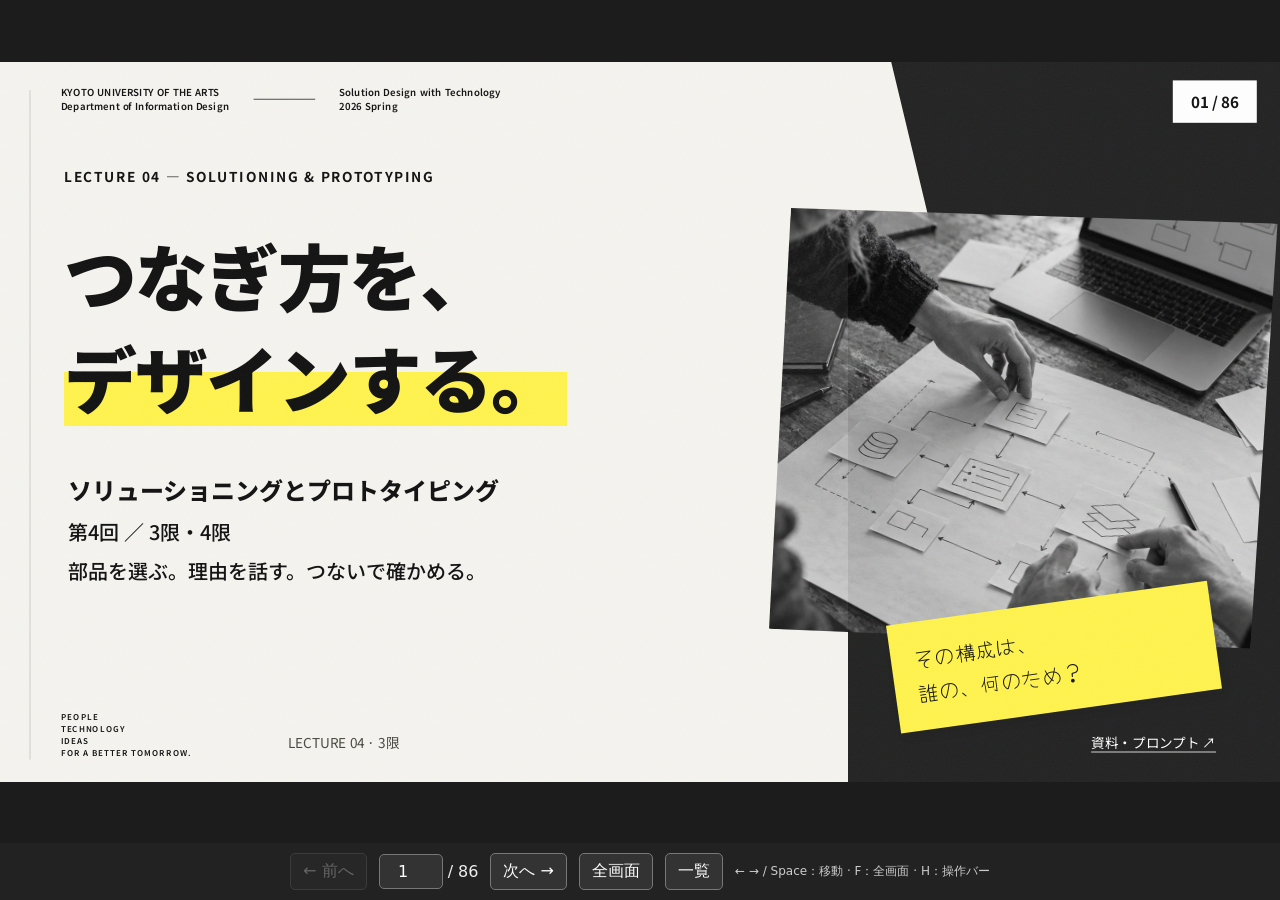
<file: 2026/4_solutioning_and_prototyping/slides/index.html>
<!doctype html><html lang="ja"><head><meta charset="utf-8"><meta name="viewport" content="width=device-width,initial-scale=1"><title>第4回 ソリューショニングとプロトタイピング</title><link rel="stylesheet" href="styles.css"></head><body><main id="stage" aria-label="第4回の講義スライド"><div id="deck"><section class="slide s4 s4-cover" data-title="つなぎ方を、デザインする。" aria-label="1：つなぎ方を、デザインする。"><header class="identity"><div>KYOTO UNIVERSITY OF THE ARTS<br>Department of Information Design</div><span class="identity-line"></span><div>Solution Design with Technology<br>2026 Spring</div></header><div class="page-tag">01 / 86</div><div class="eyebrow">LECTURE 04 — SOLUTIONING & PROTOTYPING</div><h1>つなぎ方を、<br><mark>デザインする。</mark></h1><div class="cover-black"></div><img class="cover-photo" src="assets/architecture-workshop.jpg" alt="紙の部品図と矢印でソフトウェアの構成を考えるイメージ"><div class="cover-sub">ソリューショニングとプロトタイピング<br><span style="font-size:25px;font-weight:500">第4回 ／ 3限・4限<br>部品を選ぶ。理由を話す。つないで確かめる。</span></div><div class="note yellow cover-note">その構成は、<br>誰の、何のため？</div><footer class="identity-bottom">PEOPLE<br>TECHNOLOGY<br>IDEAS<br>FOR A BETTER TOMORROW.</footer><div class="s4-foot"><span>LECTURE 04 · 3限</span><a href="workbook.html#section-1" target="_blank" rel="noopener">資料・プロンプト ↗</a></div></section>
<section class="slide s4 s4-" data-title="今日は、判断を説明できる人へ。" aria-label="2：今日は、判断を説明できる人へ。" hidden><header class="identity"><div>KYOTO UNIVERSITY OF THE ARTS<br>Department of Information Design</div><span class="identity-line"></span><div>Solution Design with Technology<br>2026 Spring</div></header><div class="page-tag">02 / 86</div><div class="eyebrow">01 / GET READY</div><h1>今日は、<mark>判断を説明できる人へ。</mark></h1><div class="s4-content"><div class="s4-split"><article class="paper blue"><h2>3限：ひとりで理解する</h2><ul><li>部品と流れを図にする</li><li>変更する場所を予測する</li><li>選んだ理由を言える</li></ul></article><article class="paper pink"><h2>4限：チームで決める</h2><ul><li>AIと複数の案を比べる</li><li>図と理由を持ち寄る</li><li>合意した案を確かめる</li></ul></article></div></div><div class="takeaway">第2回「進め方」→ 第3回「誰のため」→ 第4回「どうつなぐ」</div><footer class="identity-bottom">PEOPLE<br>TECHNOLOGY<br>IDEAS<br>FOR A BETTER TOMORROW.</footer><div class="s4-foot"><span>LECTURE 04 · 3限</span><a href="workbook.html#section-1" target="_blank" rel="noopener">資料・プロンプト ↗</a></div></section>
<section class="slide s4 s4-roadmap" data-title="7回の授業で、つくる力をつなぐ。" aria-label="3：7回の授業で、つくる力をつなぐ。" hidden><header class="identity"><div>KYOTO UNIVERSITY OF THE ARTS<br>Department of Information Design</div><span class="identity-line"></span><div>Solution Design with Technology<br>2026 Spring</div></header><div class="page-tag">03 / 86</div><div class="eyebrow">01 / GET READY</div><h1>7回の授業で、<mark>つくる力をつなぐ。</mark></h1><div class="s4-content"><p class="roadmap-lead">問いから始めて、仲間と形にする。<br>今日は「どう分け、どうつなぐか」を学ぶ。</p><aside class="roadmap-note">今日の図と判断を、<br>第6・7回の制作へ。</aside><div class="route-line"></div><div class="route r1"><b>01</b><h3>ソリューション<br>基礎</h3><p>何を解決する？</p><span class="hand">Why?</span></div><div class="route r2"><b>02</b><h3>開発方法論<br>アジャイル</h3><p>どう進める？</p><span class="hand">How we work</span></div><div class="route r3"><b>03</b><h3>デザイン思考<br>ユーザー理解</h3><p>誰のため？</p><span class="hand">For whom?</span></div><div class="route r4"><span class="you-are">TODAY ↓</span><b>04</b><h3>ソリューション<br>設計と試作</h3><p>部品と判断をつなぐ</p><span class="hand">Design together</span></div><div class="route r5"><b>05</b><h3>対話と問い<br>価値のデザイン</h3><p>大切なことは？</p><span class="hand">Find value</span></div><div class="route r6"><b>06</b><h3>ケーススタディ<br>デザイン・演習</h3><p>学びを組み合わせる</p><span class="hand">Connect</span></div><div class="route r7"><b>07</b><h3>ケーススタディ<br>制作・成果発表</h3><p>伝えて、確かめる</p><span class="hand">Share!</span></div></div><div class="takeaway">全7回 ／ 1回につき2コマ・各100分。番号は授業の実施順。今日は第4回。</div><footer class="identity-bottom">PEOPLE<br>TECHNOLOGY<br>IDEAS<br>FOR A BETTER TOMORROW.</footer><div class="s4-foot"><span>LECTURE 04 · 3限</span><a href="workbook.html#section-1-1" target="_blank" rel="noopener">資料・プロンプト ↗</a></div></section>
<section class="slide s4 s4-" data-title="今日の作業場所をつくる。" aria-label="4：今日の作業場所をつくる。" hidden><header class="identity"><div>KYOTO UNIVERSITY OF THE ARTS<br>Department of Information Design</div><span class="identity-line"></span><div>Solution Design with Technology<br>2026 Spring</div></header><div class="page-tag">04 / 86</div><div class="eyebrow">01 / GET READY</div><h1>今日の<mark>作業場所をつくる。</mark></h1><div class="s4-content"><div class="s4-sheet"><div><span>ソフトウェア開発演習</span><em>第4回フォルダを作る</em></div><div><span>新しいZIPを展開</span><em>starter-windows ／ starter-mac</em></div><div><span>そのフォルダを開く</span><em>Antigravity IDE → /speckit- の候補を確認</em></div></div><aside class="s4-sheet-note">前回の作業済み<br>フォルダは<br>使い回さない。</aside></div><div class="takeaway">starter-windows / starter-mac そのものを開く。空に見えても正常。困ったら手を挙げてペアで参加。</div><footer class="identity-bottom">PEOPLE<br>TECHNOLOGY<br>IDEAS<br>FOR A BETTER TOMORROW.</footer><div class="s4-foot"><span>LECTURE 04 · 3限</span><a href="workbook.html#section-1-4" target="_blank" rel="noopener">資料・プロンプト ↗</a></div></section>
<section class="slide s4 s4-" data-title="図は、四角と矢印でいい。" aria-label="5：図は、四角と矢印でいい。" hidden><header class="identity"><div>KYOTO UNIVERSITY OF THE ARTS<br>Department of Information Design</div><span class="identity-line"></span><div>Solution Design with Technology<br>2026 Spring</div></header><div class="page-tag">05 / 86</div><div class="eyebrow">01 / GET READY</div><h1>図は、<mark>四角と矢印でいい。</mark></h1><div class="s4-content"><div class="s4-exercise"><div class="s4-clock"><b>3</b><span>MINUTES<br>まず、手を動かそう。</span></div><div><ol class="s4-steps"><li><strong>Draw.io Integrationを入れる</strong><small>作者：Henning Dieterichs</small></li><li><strong>test.drawio.svg を作る</strong><small>四角を置き、矢印を引き、保存する</small></li><li><strong>開けなければブラウザ版へ</strong><small>app.diagrams.net ／ 紙に描いても参加できる</small></li></ol><div class="s4-output">残すもの → 編集できる図のファイル</div></div></div></div><div class="takeaway">準備14分の中で確認。きれいに描くことが目的ではありません。</div><footer class="identity-bottom">PEOPLE<br>TECHNOLOGY<br>IDEAS<br>FOR A BETTER TOMORROW.</footer><div class="s4-foot"><span>LECTURE 04 · 3限</span><a href="workbook.html#section-1-7" target="_blank" rel="noopener">資料・プロンプト ↗</a></div></section>
<section class="slide s4 s4-" data-title="作って確かめ、要件と設計を見直す。" aria-label="6：作って確かめ、要件と設計を見直す。" hidden><header class="identity"><div>KYOTO UNIVERSITY OF THE ARTS<br>Department of Information Design</div><span class="identity-line"></span><div>Solution Design with Technology<br>2026 Spring</div></header><div class="page-tag">06 / 86</div><div class="eyebrow">02 / DEVELOPMENT CYCLE</div><h1>作って確かめ、<mark>要件と設計を見直す。</mark></h1><div class="s4-content"><svg class="s4-diagram" viewBox="0 0 1440 495" role="img" aria-label="部品と情報の流れ"><defs><marker id="arrow-8" viewBox="0 0 10 10" refX="9" refY="5" markerWidth="9" markerHeight="9" orient="auto-start-reverse"><path d="M0 0L10 5L0 10z" fill="#151515"/></marker></defs><path class="edge" d="M240 165L300 165" marker-end="url(#arrow-8)"/><path class="edge" d="M540 165L600 165" marker-end="url(#arrow-8)"/><path class="edge" d="M840 165L900 165" marker-end="url(#arrow-8)"/><path class="edge" d="M1140 165L1200 165" marker-end="url(#arrow-8)"/><path class="edge" d="M960 220V285H420V220" marker-end="url(#arrow-8)"/><text class="edge-label" x="690" y="265" text-anchor="middle">使いにくい → 作り方を見直す</text><path class="edge" d="M1020 220V365H120V220" marker-end="url(#arrow-8)"/><text class="edge-label" x="540" y="345" text-anchor="middle">必要なものが違う → 要件へ</text><path class="edge" d="M1320 220V445H60V220" marker-end="url(#arrow-8)"/><text class="edge-label" x="850" y="425" text-anchor="middle">利用者の声・障害 → 要件へ</text><rect class="node" x="0" y="110" width="240" height="110" fill="#fff34d"/><text class="node-title" x="120.0" y="152" text-anchor="middle">要件</text><text class="node-sub" x="120.0" y="189" text-anchor="middle">何を満たす？</text><rect class="node" x="300" y="110" width="240" height="110" fill="#dceaf0"/><text class="node-title" x="420.0" y="152" text-anchor="middle">設計</text><text class="node-sub" x="420.0" y="189" text-anchor="middle">どう実現する？</text><rect class="node" x="600" y="110" width="240" height="110" fill="#ffffff"/><text class="node-title" x="720.0" y="152" text-anchor="middle">実装</text><text class="node-sub" x="720.0" y="189" text-anchor="middle">小さく作る</text><rect class="node" x="900" y="110" width="240" height="110" fill="#f5d9df"/><text class="node-title" x="1020.0" y="152" text-anchor="middle">検証</text><text class="node-sub" x="1020.0" y="189" text-anchor="middle">確かめる</text><rect class="node" x="1200" y="110" width="240" height="110" fill="#dcecd9"/><text class="node-title" x="1320.0" y="152" text-anchor="middle">運用</text><text class="node-sub" x="1320.0" y="189" text-anchor="middle">使い続ける</text></svg></div><div class="takeaway">例：検索欄を見つけにくい → 設計へ。「日付でも探したい」と分かった → 要件へ。</div><footer class="identity-bottom">PEOPLE<br>TECHNOLOGY<br>IDEAS<br>FOR A BETTER TOMORROW.</footer><div class="s4-foot"><span>LECTURE 04 · 3限</span><a href="workbook.html#section-2" target="_blank" rel="noopener">資料・プロンプト ↗</a></div></section>
<section class="slide s4 s4-" data-title="今日の作業と、Spec Kitを結び付ける。" aria-label="7：今日の作業と、Spec Kitを結び付ける。" hidden><header class="identity"><div>KYOTO UNIVERSITY OF THE ARTS<br>Department of Information Design</div><span class="identity-line"></span><div>Solution Design with Technology<br>2026 Spring</div></header><div class="page-tag">07 / 86</div><div class="eyebrow">02 / DEVELOPMENT CYCLE</div><h1>今日の作業と、<mark>Spec Kitを結び付ける。</mark></h1><div class="s4-content"><table class="s4-table"><thead><tr><th>活動・使うもの</th><th>何をする？</th></tr></thead><tbody><tr><td>要件｜specify → spec.md</td><td>何を満たすかを、確かめられる条件にする</td></tr><tr><td>設計｜plan → plan.md</td><td>部品・技術・実現方法を決める</td></tr><tr><td>実装｜tasks → implement</td><td>作業を分けて、小さく作る</td></tr><tr><td>検証 → 運用</td><td>動きを確認 → 使う人の声や障害から、要件・設計へ戻る</td></tr></tbody></table></div><div class="takeaway">design.md は、選んだ理由を残す授業用メモ。spec.md・plan.md・実装との食い違いも確認する。</div><footer class="identity-bottom">PEOPLE<br>TECHNOLOGY<br>IDEAS<br>FOR A BETTER TOMORROW.</footer><div class="s4-foot"><span>LECTURE 04 · 3限</span><a href="workbook.html#section-2" target="_blank" rel="noopener">資料・プロンプト ↗</a></div></section>
<section class="slide s4 s4-" data-title="願いを、確かめられる条件へ。" aria-label="8：願いを、確かめられる条件へ。" hidden><header class="identity"><div>KYOTO UNIVERSITY OF THE ARTS<br>Department of Information Design</div><span class="identity-line"></span><div>Solution Design with Technology<br>2026 Spring</div></header><div class="page-tag">08 / 86</div><div class="eyebrow">03 / REQUIREMENTS</div><h1>願いを、<mark>確かめられる条件へ。</mark></h1><div class="s4-content"><table class="s4-table"><thead><tr><th>用語（やさしく言うと）</th><th>落とし物掲示板の例</th></tr></thead><tbody><tr><td>要望（ユーザーの願い）</td><td>落とした傘を、早く見つけたい</td></tr><tr><td>要求（必要なこと）</td><td>場所で絞って探したい</td></tr><tr><td>要件（作る側が満たす条件）</td><td>図書館を選ぶと、図書館の投稿だけを表示する</td></tr><tr><td>受け入れ条件（合否を判断する具体例）</td><td>図書館2件＋食堂1件で、図書館を選ぶと2件だけ出る</td></tr></tbody></table></div><div class="takeaway">この授業での整理。用語の区別は組織や文献で異なる。問い：0件なら何を表示する？</div><footer class="identity-bottom">PEOPLE<br>TECHNOLOGY<br>IDEAS<br>FOR A BETTER TOMORROW.</footer><div class="s4-foot"><span>LECTURE 04 · 3限</span><a href="workbook.html#section-3-1" target="_blank" rel="noopener">資料・プロンプト ↗</a></div></section>
<section class="slide s4 s4-" data-title="機能・品質・制約を、分けて考える。" aria-label="9：機能・品質・制約を、分けて考える。" hidden><header class="identity"><div>KYOTO UNIVERSITY OF THE ARTS<br>Department of Information Design</div><span class="identity-line"></span><div>Solution Design with Technology<br>2026 Spring</div></header><div class="page-tag">09 / 86</div><div class="eyebrow">03 / REQUIREMENTS</div><h1>機能・品質・制約を、<mark>分けて考える。</mark></h1><div class="s4-content"><div class="s4-row"><article class="paper blue"><span class="n">01</span><h2>機能</h2><p>何ができる？<br>例：投稿・検索・削除できる</p></article><article class="paper pink"><span class="n">02</span><h2>品質</h2><p>どの程度よく使える？<br>例：指定の件数・環境で<br>一覧を3秒以内に表示</p></article><article class="paper yellow"><span class="n">03</span><h2>制約</h2><p>作るときに守る条件は？<br>例：外部ライブラリを使わず<br>ブラウザ内だけで動かす</p></article></div></div><div class="takeaway">3秒以内・スマホ幅は説明用の例。今回の必須条件は、次のお題とプロンプトに示す。</div><footer class="identity-bottom">PEOPLE<br>TECHNOLOGY<br>IDEAS<br>FOR A BETTER TOMORROW.</footer><div class="s4-foot"><span>LECTURE 04 · 3限</span><a href="workbook.html#section-3-2" target="_blank" rel="noopener">資料・プロンプト ↗</a></div></section>
<section class="slide s4 s4-" data-title="今日の試作品は、ここまで作る。" aria-label="10：今日の試作品は、ここまで作る。" hidden><header class="identity"><div>KYOTO UNIVERSITY OF THE ARTS<br>Department of Information Design</div><span class="identity-line"></span><div>Solution Design with Technology<br>2026 Spring</div></header><div class="page-tag">10 / 86</div><div class="eyebrow">04 / EXERCISE D-1</div><h1>今日の試作品は、<mark>ここまで作る。</mark></h1><div class="s4-content"><div class="s4-split"><article class="paper blue"><h2>必須：投稿・一覧・削除</h2><ul><li>品名・拾った場所・拾った日を扱う</li><li>同じ品名でも別の投稿を区別する</li><li>メモリ内に持ち、リロードで消えてよい</li></ul></article><article class="paper pink"><h2>制約・今回は作らないこと</h2><ul><li>アプリはサーバー・ネット接続なしで動く</li><li>外部ライブラリ・サービスを使わない</li><li>ログイン・共有保存は今回の範囲外</li></ul></article></div></div><div class="takeaway">AIへの相談にはネット接続を使う。完成したアプリの実行条件と区別する。</div><footer class="identity-bottom">PEOPLE<br>TECHNOLOGY<br>IDEAS<br>FOR A BETTER TOMORROW.</footer><div class="s4-foot"><span>LECTURE 04 · 3限</span><a href="workbook.html#section-4-2" target="_blank" rel="noopener">資料・プロンプト ↗</a></div></section>
<section class="slide s4 s4-" data-title="お題：学内の落とし物掲示板。" aria-label="11：お題：学内の落とし物掲示板。" hidden><header class="identity"><div>KYOTO UNIVERSITY OF THE ARTS<br>Department of Information Design</div><span class="identity-line"></span><div>Solution Design with Technology<br>2026 Spring</div></header><div class="page-tag">11 / 86</div><div class="eyebrow">04 / EXERCISE D-1</div><h1>お題：<mark>学内の落とし物掲示板。</mark></h1><div class="s4-content"><div class="s4-row"><article class="paper blue"><span class="n">01</span><h2>投稿する</h2><p>品名・拾った場所・<br>拾った日を入力する。</p></article><article class="paper yellow"><span class="n">02</span><h2>一覧を見る</h2><p>登録した落とし物が<br>全部見える。</p></article><article class="paper pink"><span class="n">03</span><h2>一件を消す</h2><p>同じ品名の別の投稿は<br>そのまま残る。</p></article></div></div><div class="takeaway">AC＝受け入れ条件（合否を判断する条件）。ブラウザ内だけで動き、リロードで消えてよい。</div><footer class="identity-bottom">PEOPLE<br>TECHNOLOGY<br>IDEAS<br>FOR A BETTER TOMORROW.</footer><div class="s4-foot"><span>LECTURE 04 · 3限</span><a href="workbook.html#section-4-1" target="_blank" rel="noopener">資料・プロンプト ↗</a></div></section>
<section class="slide s4 s4-" data-title="比べるときは、同じ3件。" aria-label="12：比べるときは、同じ3件。" hidden><header class="identity"><div>KYOTO UNIVERSITY OF THE ARTS<br>Department of Information Design</div><span class="identity-line"></span><div>Solution Design with Technology<br>2026 Spring</div></header><div class="page-tag">12 / 86</div><div class="eyebrow">04 / EXERCISE D-1</div><h1>比べるときは、<mark>同じ3件。</mark></h1><div class="s4-content"><table class="s4-table"><thead><tr><th>品名</th><th>拾った場所</th><th>拾った日</th></tr></thead><tbody><tr><td>傘</td><td>図書館</td><td>2026-10-10</td></tr><tr><td>傘</td><td>食堂</td><td>2026-10-11</td></tr><tr><td>ノート</td><td>図書館</td><td>2026-10-12</td></tr></tbody></table></div><div class="takeaway">変更前後で登録し直す。同じ名前でも、別の落とし物。</div><footer class="identity-bottom">PEOPLE<br>TECHNOLOGY<br>IDEAS<br>FOR A BETTER TOMORROW.</footer><div class="s4-foot"><span>LECTURE 04 · 3限</span><a href="workbook.html#section-4" target="_blank" rel="noopener">資料・プロンプト ↗</a></div></section>
<section class="slide s4 s4-" data-title="D-1｜まず作って、確かめる。" aria-label="13：D-1｜まず作って、確かめる。" hidden><header class="identity"><div>KYOTO UNIVERSITY OF THE ARTS<br>Department of Information Design</div><span class="identity-line"></span><div>Solution Design with Technology<br>2026 Spring</div></header><div class="page-tag">13 / 86</div><div class="eyebrow">04 / EXERCISE D-1</div><h1>D-1｜まず作って、<mark>確かめる。</mark></h1><div class="s4-content"><div class="s4-exercise"><div class="s4-clock"><b>8</b><span>MINUTES<br>まず、手を動かそう。</span></div><div><ol class="s4-steps"><li><strong>specify → plan</strong><small>本文のプロンプトをコピー。計画の詳しいレビューは後へ。</small></li><li><strong>tasks → implement</strong><small>生成したアプリをブラウザで開く。</small></li><li><strong>3件を入れ、AC1〜AC3を確認</strong><small>未完了なら記録して、講師の基準版へ。</small></li></ol><div class="s4-output">残すもの → 使った版と、できた／未完了の記録</div></div></div></div><div class="takeaway">AIの設計は存在する。人がまだ理解・確認していない状態を観察する。</div><footer class="identity-bottom">PEOPLE<br>TECHNOLOGY<br>IDEAS<br>FOR A BETTER TOMORROW.</footer><div class="s4-foot"><span>LECTURE 04 · 3限</span><a href="workbook.html#section-4-2" target="_blank" rel="noopener">資料・プロンプト ↗</a></div></section>
<section class="slide s4 s4-" data-title="「場所で絞り込みたい」。" aria-label="14：「場所で絞り込みたい」。" hidden><header class="identity"><div>KYOTO UNIVERSITY OF THE ARTS<br>Department of Information Design</div><span class="identity-line"></span><div>Solution Design with Technology<br>2026 Spring</div></header><div class="page-tag">14 / 86</div><div class="eyebrow">05 / PREDICT THE CHANGE</div><h1>「場所で<mark>絞り込みたい」。</mark></h1><div class="s4-content"><div class="s4-quote"><blockquote>どの部品を、<br>直せばいい？</blockquote><aside>まず2分、AIに変更を頼まず予測。<br><br>変更する部品は？<br>データは変わる？<br>何を検査する？</aside></div></div><div class="takeaway">5節：予測2分 → 変更・確認4分。分からなければ「不明」と書く。</div><footer class="identity-bottom">PEOPLE<br>TECHNOLOGY<br>IDEAS<br>FOR A BETTER TOMORROW.</footer><div class="s4-foot"><span>LECTURE 04 · 3限</span><a href="workbook.html#section-5" target="_blank" rel="noopener">資料・プロンプト ↗</a></div></section>
<section class="slide s4 s4-" data-title="変更したら、元の動きも確かめる。" aria-label="15：変更したら、元の動きも確かめる。" hidden><header class="identity"><div>KYOTO UNIVERSITY OF THE ARTS<br>Department of Information Design</div><span class="identity-line"></span><div>Solution Design with Technology<br>2026 Spring</div></header><div class="page-tag">15 / 86</div><div class="eyebrow">05 / PREDICT THE CHANGE</div><h1>変更したら、<mark>元の動きも確かめる。</mark></h1><div class="s4-content"><table class="s4-table"><thead><tr><th>操作</th><th>期待する結果</th></tr></thead><tbody><tr><td>場所なし</td><td>3件が出る</td></tr><tr><td>図書館</td><td>傘とノートの2件</td></tr><tr><td>該当なし</td><td>0件だと分かる</td></tr><tr><td>投稿・一覧・削除</td><td>元のAC1〜AC3が通る</td></tr></tbody></table></div><div class="takeaway">今回、リロードでデータが消えるのは仕様どおり。設計の失敗とは判定しない。</div><footer class="identity-bottom">PEOPLE<br>TECHNOLOGY<br>IDEAS<br>FOR A BETTER TOMORROW.</footer><div class="s4-foot"><span>LECTURE 04 · 3限</span><a href="workbook.html#section-5" target="_blank" rel="noopener">資料・プロンプト ↗</a></div></section>
<section class="slide s4 s4-" data-title="予測と実際を、分けて残す。" aria-label="16：予測と実際を、分けて残す。" hidden><header class="identity"><div>KYOTO UNIVERSITY OF THE ARTS<br>Department of Information Design</div><span class="identity-line"></span><div>Solution Design with Technology<br>2026 Spring</div></header><div class="page-tag">16 / 86</div><div class="eyebrow">06 / REFLECT</div><h1>予測と実際を、<mark>分けて残す。</mark></h1><div class="s4-content"><div class="s4-sheet"><div><span>使ったもの</span><em>自分の生成物 ／ 講師の基準版</em></div><div><span>予測した場所</span><em>どこを直すと思った？</em></div><div><span>実際の変更</span><em>何が変わった？</em></div><div><span>確認結果・疑問</span><em>観察した事実と、原因の推測を分ける</em></div></div><aside class="s4-sheet-note">2分で投稿<br>2分で共有<br><br>Slackへ。</aside></div><div class="takeaway">動いた人も、止まった人も。何が理解の手がかりになった？</div><footer class="identity-bottom">PEOPLE<br>TECHNOLOGY<br>IDEAS<br>FOR A BETTER TOMORROW.</footer><div class="s4-foot"><span>LECTURE 04 · 3限</span><a href="workbook.html#section-6" target="_blank" rel="noopener">資料・プロンプト ↗</a></div></section>
<section class="slide s4 s4-" data-title="設計では、何を決める？" aria-label="17：設計では、何を決める？" hidden><header class="identity"><div>KYOTO UNIVERSITY OF THE ARTS<br>Department of Information Design</div><span class="identity-line"></span><div>Solution Design with Technology<br>2026 Spring</div></header><div class="page-tag">17 / 86</div><div class="eyebrow">07 / ARCHITECTURE</div><h1>設計では、<mark>何を決める？</mark></h1><div class="s4-content"><div class="s4-row"><article class="paper blue"><span class="n">01</span><h2>仕事と情報</h2><p>誰が何をする？<br>何を覚えておく？</p></article><article class="paper yellow"><span class="n">02</span><h2>やり取りと動き</h2><p>何を渡し、何が返る？<br>困る条件ではどうする？</p></article><article class="paper pink"><span class="n">03</span><h2>判断と理由</h2><p>何を優先して選ぶ？<br>増える手間は？</p></article></div></div><div class="takeaway">設計は、求められることを実現する判断。図や文書で理由を共有し、試して見直す。</div><footer class="identity-bottom">PEOPLE<br>TECHNOLOGY<br>IDEAS<br>FOR A BETTER TOMORROW.</footer><div class="s4-foot"><span>LECTURE 04 · 3限</span><a href="workbook.html#section-7-1" target="_blank" rel="noopener">資料・プロンプト ↗</a></div></section>
<section class="slide s4 s4-" data-title="設計の中でも、全体に関わる判断。" aria-label="18：設計の中でも、全体に関わる判断。" hidden><header class="identity"><div>KYOTO UNIVERSITY OF THE ARTS<br>Department of Information Design</div><span class="identity-line"></span><div>Solution Design with Technology<br>2026 Spring</div></header><div class="page-tag">18 / 86</div><div class="eyebrow">ARCHITECTURE / WHY THIS STRUCTURE?</div><h1>設計の中でも、<mark>全体に関わる判断。</mark></h1><div class="s4-content"><div class="s4-split"><article class="paper blue"><h2>アーキテクチャ：全体の構造</h2><ul><li>例：複数端末で同じ投稿を見る</li><li>共有する保存先と通信の窓口を置く</li><li>保存・通信・画面のつながりに影響</li></ul></article><article class="paper pink"><h2>細かな設計：各部分の動き</h2><ul><li>例：日付が空欄ならどう表示する？</li><li>入力欄の近くに理由を表示する</li><li>利用者が次に何をするか分かるように</li></ul></article></div></div><div class="takeaway">アーキテクチャは全体の構造と重要な品質に関わる判断。細かな設計との境界は文脈による。</div><footer class="identity-bottom">PEOPLE<br>TECHNOLOGY<br>IDEAS<br>FOR A BETTER TOMORROW.</footer><div class="s4-foot"><span>LECTURE 04 · 3限</span><a href="workbook.html#section-7-1" target="_blank" rel="noopener">資料・プロンプト ↗</a></div></section>
<section class="slide s4 s4-" data-title="コンポーネントは、役割を持つ部品。" aria-label="19：コンポーネントは、役割を持つ部品。" hidden><header class="identity"><div>KYOTO UNIVERSITY OF THE ARTS<br>Department of Information Design</div><span class="identity-line"></span><div>Solution Design with Technology<br>2026 Spring</div></header><div class="page-tag">19 / 86</div><div class="eyebrow">07 / ARCHITECTURE</div><h1>コンポーネントは、<mark>役割を持つ部品。</mark></h1><div class="s4-content"><table class="s4-table"><thead><tr><th>役割の分類</th><th>やさしく言うと</th><th>例</th></tr></thead><tbody><tr><td>UI</td><td>見たり操作したりする</td><td>投稿フォーム・一覧</td></tr><tr><td>コンピュート</td><td>調べる・計算する・加工する</td><td>入力確認・写真加工</td></tr><tr><td>ストレージ・データ管理</td><td>置いて、取り出す</td><td>DB・写真の保存先</td></tr><tr><td>通信・メッセージング</td><td>つなぎ、情報や依頼を届ける</td><td>通信の窓口・キュー</td></tr></tbody></table></div><div class="takeaway">部品の数とファイル数は同じとは限らない。一つのプログラム内でも役割を分けられる。</div><footer class="identity-bottom">PEOPLE<br>TECHNOLOGY<br>IDEAS<br>FOR A BETTER TOMORROW.</footer><div class="s4-foot"><span>LECTURE 04 · 3限</span><a href="workbook.html#section-7" target="_blank" rel="noopener">資料・プロンプト ↗</a></div></section>
<section class="slide s4 s4-" data-title="今回は、情報の置き場所を詳しく。" aria-label="20：今回は、情報の置き場所を詳しく。" hidden><header class="identity"><div>KYOTO UNIVERSITY OF THE ARTS<br>Department of Information Design</div><span class="identity-line"></span><div>Solution Design with Technology<br>2026 Spring</div></header><div class="page-tag">20 / 86</div><div class="eyebrow">07 / ARCHITECTURE</div><h1>今回は、<mark>情報の置き場所を詳しく。</mark></h1><div class="s4-content"><div class="s4-quote"><blockquote>何を、<br>いつまで残す？</blockquote><aside>処理中だけ？<br>翌日も必要？<br>一覧の情報？<br>写真そのもの？</aside></div></div><div class="takeaway">全体像のうち、ストレージ・データ管理へ。</div><footer class="identity-bottom">PEOPLE<br>TECHNOLOGY<br>IDEAS<br>FOR A BETTER TOMORROW.</footer><div class="s4-foot"><span>LECTURE 04 · 3限</span><a href="workbook.html#section-7" target="_blank" rel="noopener">資料・プロンプト ↗</a></div></section>
<section class="slide s4 s4-" data-title="メモリとDBは、二択ではない。" aria-label="21：メモリとDBは、二択ではない。" hidden><header class="identity"><div>KYOTO UNIVERSITY OF THE ARTS<br>Department of Information Design</div><span class="identity-line"></span><div>Solution Design with Technology<br>2026 Spring</div></header><div class="page-tag">21 / 86</div><div class="eyebrow">07 / ARCHITECTURE</div><h1>メモリとDBは、<mark>二択ではない。</mark></h1><div class="s4-content"><div class="s4-split"><article class="paper blue"><h2>メモリ（RAM）：作業机</h2><ul><li>処理中の情報を素早く読み書きする</li><li>揮発性＝電源を切ると内容が失われる</li><li>今日のページ内の変数もリロードで消える</li></ul></article><article class="paper pink"><h2>データベース（DB）：整理する仕組み</h2><ul><li>情報を検索・更新・管理する</li><li>永続化＝終了・再起動後にも残す</li><li>SSD等へ保存し、DB内部でもメモリを使う</li></ul></article></div></div><div class="takeaway">永続化も「絶対に失われない」ではない。故障・誤削除への備えが必要。速さは処理や通信にもよる。</div><footer class="identity-bottom">PEOPLE<br>TECHNOLOGY<br>IDEAS<br>FOR A BETTER TOMORROW.</footer><div class="s4-foot"><span>LECTURE 04 · 3限</span><a href="workbook.html#section-7-3" target="_blank" rel="noopener">資料・プロンプト ↗</a></div></section>
<section class="slide s4 s4-" data-title="写真はどこへ？ 控えはいつまで？" aria-label="22：写真はどこへ？ 控えはいつまで？" hidden><header class="identity"><div>KYOTO UNIVERSITY OF THE ARTS<br>Department of Information Design</div><span class="identity-line"></span><div>Solution Design with Technology<br>2026 Spring</div></header><div class="page-tag">22 / 86</div><div class="eyebrow">07 / ARCHITECTURE</div><h1>写真はどこへ？ <mark>控えはいつまで？</mark></h1><div class="s4-content"><table class="s4-table"><thead><tr><th>置き方</th><th>役割と例</th><th>考えること</th></tr></thead><tbody><tr><td>ファイル／オブジェクト</td><td>写真本体を保存する</td><td>誰が見られる？ 投稿と一緒に消す？</td></tr><tr><td>DBとの組み合わせ</td><td>DBには写真の保存先を記録する</td><td>情報と写真をどう結び付ける？</td></tr><tr><td>キャッシュ</td><td>よく使う結果を一時保持する</td><td>いつ更新・期限切れ・破棄にする？</td></tr></tbody></table></div><div class="takeaway">RAMは媒体、DBは管理の仕組み、キャッシュは使い方。</div><footer class="identity-bottom">PEOPLE<br>TECHNOLOGY<br>IDEAS<br>FOR A BETTER TOMORROW.</footer><div class="s4-foot"><span>LECTURE 04 · 3限</span><a href="workbook.html#section-7" target="_blank" rel="noopener">資料・プロンプト ↗</a></div></section>
<section class="slide s4 s4-" data-title="「受付」と「完了」を、分けられる。" aria-label="23：「受付」と「完了」を、分けられる。" hidden><header class="identity"><div>KYOTO UNIVERSITY OF THE ARTS<br>Department of Information Design</div><span class="identity-line"></span><div>Solution Design with Technology<br>2026 Spring</div></header><div class="page-tag">23 / 86</div><div class="eyebrow">07 / ARCHITECTURE</div><h1>「受付」と「完了」を、<mark>分けられる。</mark></h1><div class="s4-content"><div class="s4-split"><article class="paper blue"><h2>同期：結果を待つ</h2><ul><li>保存結果を待って「登録しました」</li><li>流れを追いやすい</li><li>重い処理では待ち時間を考える</li></ul></article><article class="paper pink"><h2>非同期：後で完了する</h2><ul><li>まず「受付・処理中」を返す</li><li>完了や失敗を後から伝える</li><li>状態の管理・再試行が必要</li></ul></article></div></div><div class="takeaway">非同期にしても、仕事そのものが速くなるとは限らない。</div><footer class="identity-bottom">PEOPLE<br>TECHNOLOGY<br>IDEAS<br>FOR A BETTER TOMORROW.</footer><div class="s4-foot"><span>LECTURE 04 · 3限</span><a href="workbook.html#section-7-4" target="_blank" rel="noopener">資料・プロンプト ↗</a></div></section>
<section class="slide s4 s4-" data-title="依頼を渡す部品と、実行する部品。" aria-label="24：依頼を渡す部品と、実行する部品。" hidden><header class="identity"><div>KYOTO UNIVERSITY OF THE ARTS<br>Department of Information Design</div><span class="identity-line"></span><div>Solution Design with Technology<br>2026 Spring</div></header><div class="page-tag">24 / 86</div><div class="eyebrow">07 / ARCHITECTURE</div><h1>依頼を渡す部品と、<mark>実行する部品。</mark></h1><div class="s4-content"><svg class="s4-diagram" viewBox="0 0 1440 495" role="img" aria-label="部品と情報の流れ"><defs><marker id="arrow-1" viewBox="0 0 10 10" refX="9" refY="5" markerWidth="9" markerHeight="9" orient="auto-start-reverse"><path d="M0 0L10 5L0 10z" fill="#151515"/></marker></defs><path class="edge" d="M310 215L560 215" marker-end="url(#arrow-1)"/><text class="edge-label" x="435" y="187" text-anchor="middle">依頼を入れる</text><path class="edge" d="M870 215L1120 215" marker-end="url(#arrow-1)"/><text class="edge-label" x="995" y="187" text-anchor="middle">依頼を受け取る</text><rect class="node" x="0" y="155" width="310" height="120" fill="#dceaf0"/><text class="node-title" x="155.0" y="197" text-anchor="middle">アプリケーション</text><text class="node-sub" x="155.0" y="234" text-anchor="middle">加工を依頼する</text><rect class="node" x="560" y="155" width="310" height="120" fill="#fff34d"/><text class="node-title" x="715.0" y="197" text-anchor="middle">メッセージキュー</text><text class="node-sub" x="715.0" y="234" text-anchor="middle">依頼を受け渡す</text><rect class="node" x="1120" y="155" width="310" height="120" fill="#f5d9df"/><text class="node-title" x="1275.0" y="197" text-anchor="middle">ワーカー</text><text class="node-sub" x="1275.0" y="234" text-anchor="middle">写真を加工する</text></svg></div><div class="takeaway">キュー自身は写真を加工しない。ワーカーが計算し、結果を保存する。</div><footer class="identity-bottom">PEOPLE<br>TECHNOLOGY<br>IDEAS<br>FOR A BETTER TOMORROW.</footer><div class="s4-foot"><span>LECTURE 04 · 3限</span><a href="workbook.html#section-7" target="_blank" rel="noopener">資料・プロンプト ↗</a></div></section>
<section class="slide s4 s4-" data-title="部品を組み合わせると、流れになる。" aria-label="25：部品を組み合わせると、流れになる。" hidden><header class="identity"><div>KYOTO UNIVERSITY OF THE ARTS<br>Department of Information Design</div><span class="identity-line"></span><div>Solution Design with Technology<br>2026 Spring</div></header><div class="page-tag">25 / 86</div><div class="eyebrow">07 / ARCHITECTURE</div><h1>部品を組み合わせると、<mark>流れになる。</mark></h1><div class="s4-content"><svg class="s4-diagram" viewBox="0 0 1440 495" role="img" aria-label="部品と情報の流れ"><defs><marker id="arrow-6" viewBox="0 0 10 10" refX="9" refY="5" markerWidth="9" markerHeight="9" orient="auto-start-reverse"><path d="M0 0L10 5L0 10z" fill="#151515"/></marker></defs><path class="edge" d="M250 185L380 185" marker-end="url(#arrow-6)"/><text class="edge-label" x="308" y="150" text-anchor="middle">投稿・状態確認</text><path class="edge" d="M380 265L250 265" marker-end="url(#arrow-6)"/><text class="edge-label" x="310" y="312" text-anchor="middle">受付・現在の状態</text><path class="edge" d="M660 180L820 65" marker-end="url(#arrow-6)"/><text class="edge-label" x="716" y="99" text-anchor="middle">保存・取得</text><path class="edge" d="M820 85L660 205" marker-end="url(#arrow-6)"/><text class="edge-label" x="705" y="159" text-anchor="middle">状態を返す</text><path class="edge" d="M660 255L820 400" marker-end="url(#arrow-6)"/><text class="edge-label" x="715" y="360" text-anchor="middle">写真</text><path class="edge" d="M660 222L820 222" marker-end="url(#arrow-6)"/><text class="edge-label" x="735" y="196" text-anchor="middle">依頼</text><path class="edge" d="M1070 222L1160 222" marker-end="url(#arrow-6)"/><path class="edge" d="M1280 168L1080 65" marker-end="url(#arrow-6)"/><text class="edge-label" x="1250" y="65" text-anchor="middle">完了状態</text><path class="edge" d="M1280 278L1080 400" marker-end="url(#arrow-6)"/><text class="edge-label" x="1260" y="397" text-anchor="middle">読み込み・加工結果</text><rect class="node" x="0" y="160" width="250" height="120" fill="#ffffff"/><text class="node-title" x="125.0" y="202" text-anchor="middle">ブラウザ</text><text class="node-sub" x="125.0" y="239" text-anchor="middle">受付と状態を見る</text><rect class="node" x="380" y="160" width="280" height="120" fill="#dceaf0"/><text class="node-title" x="520.0" y="202" text-anchor="middle">アプリ／API</text><text class="node-sub" x="520.0" y="239" text-anchor="middle">通信の窓口・受付</text><rect class="node" x="820" y="0" width="260" height="110" fill="#dcecd9"/><text class="node-title" x="950.0" y="42" text-anchor="middle">DB</text><text class="node-sub" x="950.0" y="79" text-anchor="middle">投稿・状態を残す</text><rect class="node" x="820" y="345" width="260" height="110" fill="#dcecd9"/><text class="node-title" x="950.0" y="387" text-anchor="middle">画像ストレージ</text><text class="node-sub" x="950.0" y="424" text-anchor="middle">写真を残す</text><rect class="node" x="820" y="168" width="250" height="110" fill="#fff34d"/><text class="node-title" x="945.0" y="210" text-anchor="middle">キュー</text><text class="node-sub" x="945.0" y="247" text-anchor="middle">加工の依頼</text><rect class="node" x="1160" y="168" width="270" height="110" fill="#f5d9df"/><text class="node-title" x="1295.0" y="210" text-anchor="middle">ワーカー</text><text class="node-sub" x="1295.0" y="247" text-anchor="middle">写真を加工</text></svg></div><div class="takeaway">受付後もブラウザが状態を確認 → 完了なら写真を表示。保存と依頼の食い違い・再配信への対処も必要。</div><footer class="identity-bottom">PEOPLE<br>TECHNOLOGY<br>IDEAS<br>FOR A BETTER TOMORROW.</footer><div class="s4-foot"><span>LECTURE 04 · 3限</span><a href="workbook.html#section-7" target="_blank" rel="noopener">資料・プロンプト ↗</a></div></section>
<section class="slide s4 s4-" data-title="その部品は、本当に必要？" aria-label="26：その部品は、本当に必要？" hidden><header class="identity"><div>KYOTO UNIVERSITY OF THE ARTS<br>Department of Information Design</div><span class="identity-line"></span><div>Solution Design with Technology<br>2026 Spring</div></header><div class="page-tag">26 / 86</div><div class="eyebrow">07 / ARCHITECTURE</div><h1>その部品は、<mark>本当に必要？</mark></h1><div class="s4-content"><div class="s4-row"><article class="paper yellow"><span class="n">01</span><h2>授業で試す</h2><p>画面の使いやすさだけなら、<br>メモリで足りる？</p></article><article class="paper blue"><span class="n">02</span><h2>翌日も使う</h2><p>別端末と共有するなら、<br>どこへ保存する？</p></article><article class="paper pink"><span class="n">03</span><h2>加工に30秒</h2><p>待たせたくないなら、<br>受付と完了をどう分ける？</p></article></div></div><div class="takeaway">隣の人と3分。必要な部品と、まだ要らない部品を選ぶ。</div><footer class="identity-bottom">PEOPLE<br>TECHNOLOGY<br>IDEAS<br>FOR A BETTER TOMORROW.</footer><div class="s4-foot"><span>LECTURE 04 · 3限</span><a href="workbook.html#section-7" target="_blank" rel="noopener">資料・プロンプト ↗</a></div></section>
<section class="slide s4 s4-" data-title="難しい言葉を、自分の言葉へ。" aria-label="27：難しい言葉を、自分の言葉へ。" hidden><header class="identity"><div>KYOTO UNIVERSITY OF THE ARTS<br>Department of Information Design</div><span class="identity-line"></span><div>Solution Design with Technology<br>2026 Spring</div></header><div class="page-tag">27 / 86</div><div class="eyebrow">08 / INTERFACE AGREEMENTS</div><h1>難しい言葉を、<mark>自分の言葉へ。</mark></h1><div class="s4-content"><table class="s4-table compact"><thead><tr><th>用語（やさしく言うと）</th><th>落とし物掲示板では？</th></tr></thead><tbody><tr><td>データ（扱う情報）</td><td>番号・品名・拾った場所・拾った日</td></tr><tr><td>責務（担当する仕事）</td><td>データ管理が番号を付け、一覧が表示する</td></tr><tr><td>入出力（渡すもの・返るもの）</td><td>削除する番号 → 削除できた／できなかった</td></tr><tr><td>失敗・境界（困る条件での動き）</td><td>品名が空欄なら追加せず、理由を返す</td></tr><tr><td>更新の通知（変わったことの伝え方）</td><td>投稿に成功したら、一覧へ再表示を頼む</td></tr></tbody></table></div><div class="takeaway">契約＝部品どうしで共有する約束。名前だけでなく、具体例に同じ答えを返せるか。</div><footer class="identity-bottom">PEOPLE<br>TECHNOLOGY<br>IDEAS<br>FOR A BETTER TOMORROW.</footer><div class="s4-foot"><span>LECTURE 04 · 3限</span><a href="workbook.html#section-8" target="_blank" rel="noopener">資料・プロンプト ↗</a></div></section>
<section class="slide s4 s4-" data-title="同じ「傘」でも、別の一件。" aria-label="28：同じ「傘」でも、別の一件。" hidden><header class="identity"><div>KYOTO UNIVERSITY OF THE ARTS<br>Department of Information Design</div><span class="identity-line"></span><div>Solution Design with Technology<br>2026 Spring</div></header><div class="page-tag">28 / 86</div><div class="eyebrow">08 / INTERFACE AGREEMENTS</div><h1>同じ「傘」でも、<mark>別の一件。</mark></h1><div class="s4-content"><div class="s4-split"><article class="paper blue"><h2>item-001</h2><ul><li>品名：傘</li><li>場所：図書館</li><li>日付：2026-10-10</li></ul></article><article class="paper pink"><h2>item-002</h2><ul><li>品名：傘</li><li>場所：食堂</li><li>日付：2026-10-11</li></ul></article></div></div><div class="takeaway">removeItem(id)＝この番号の投稿を消して。true / false＝削除できた／できなかった。</div><footer class="identity-bottom">PEOPLE<br>TECHNOLOGY<br>IDEAS<br>FOR A BETTER TOMORROW.</footer><div class="s4-foot"><span>LECTURE 04 · 3限</span><a href="workbook.html#section-8" target="_blank" rel="noopener">資料・プロンプト ↗</a></div></section>
<section class="slide s4 s4-" data-title="部品の役割と、ファイルを結び付ける。" aria-label="29：部品の役割と、ファイルを結び付ける。" hidden><header class="identity"><div>KYOTO UNIVERSITY OF THE ARTS<br>Department of Information Design</div><span class="identity-line"></span><div>Solution Design with Technology<br>2026 Spring</div></header><div class="page-tag">29 / 86</div><div class="eyebrow">08 / INTERFACE AGREEMENTS</div><h1>部品の役割と、<mark>ファイルを結び付ける。</mark></h1><div class="s4-content"><table class="s4-table compact"><thead><tr><th>基準版のファイル</th><th>担当する仕事と、やり取り</th></tr></thead><tbody><tr><td>index.html（画面の土台）</td><td>入力・一覧の配置先を用意。data → list → post の順に読み込む</td></tr><tr><td>data.js（データ管理）</td><td>board.addItem / getItems / removeItem を公開。内部の配列を隠す</td></tr><tr><td>list.js（一覧・検索）</td><td>条件を読み、getItems(条件) の結果を表示。削除後も再表示する</td></tr><tr><td>post.js（投稿）</td><td>入力を addItem に渡し、成功したら renderList() で一覧を更新</td></tr></tbody></table></div><div class="takeaway">基準版の例。自分の生成物はAIと実際のファイルを確認する。名前をこの例に変える必要はない。</div><footer class="identity-bottom">PEOPLE<br>TECHNOLOGY<br>IDEAS<br>FOR A BETTER TOMORROW.</footer><div class="s4-foot"><span>LECTURE 04 · 3限</span><a href="workbook.html#section-8-2" target="_blank" rel="noopener">資料・プロンプト ↗</a></div></section>
<section class="slide s4 s4-" data-title="投稿すると、どの部品が動く？" aria-label="30：投稿すると、どの部品が動く？" hidden><header class="identity"><div>KYOTO UNIVERSITY OF THE ARTS<br>Department of Information Design</div><span class="identity-line"></span><div>Solution Design with Technology<br>2026 Spring</div></header><div class="page-tag">30 / 86</div><div class="eyebrow">08 / INTERFACE AGREEMENTS</div><h1>投稿すると、<mark>どの部品が動く？</mark></h1><div class="s4-content"><svg class="s4-diagram" viewBox="0 0 1440 495" role="img" aria-label="部品と情報の流れ"><defs><marker id="arrow-9" viewBox="0 0 10 10" refX="9" refY="5" markerWidth="9" markerHeight="9" orient="auto-start-reverse"><path d="M0 0L10 5L0 10z" fill="#151515"/></marker></defs><path class="edge" d="M340 60L1050 180" marker-end="url(#arrow-9)"/><text class="edge-label" x="670" y="80" text-anchor="middle">① 品名・場所・日付を渡す</text><path class="edge" d="M1050 210L340 110" marker-end="url(#arrow-9)"/><text class="edge-label" x="700" y="185" text-anchor="middle">② 追加できた／できなかった</text><path class="edge" d="M150 130L150 330" marker-end="url(#arrow-9)"/><text class="edge-label" x="355" y="252" text-anchor="middle">③ 成功したら再表示を頼む</text><path class="edge" d="M340 370L1050 250" marker-end="url(#arrow-9)"/><text class="edge-label" x="735" y="350" text-anchor="middle">④ 一覧を取得する</text><path class="edge" d="M1050 280L340 410" marker-end="url(#arrow-9)"/><text class="edge-label" x="825" y="435" text-anchor="middle">⑤ 投稿の一覧を返す</text><rect class="node" x="0" y="20" width="340" height="110" fill="#dceaf0"/><text class="node-title" x="170.0" y="62" text-anchor="middle">投稿フォーム</text><text class="node-sub" x="170.0" y="99" text-anchor="middle">入力を受け取る</text><rect class="node" x="1050" y="160" width="380" height="120" fill="#dcecd9"/><text class="node-title" x="1240.0" y="202" text-anchor="middle">データ管理</text><text class="node-sub" x="1240.0" y="239" text-anchor="middle">情報を追加する</text><rect class="node" x="0" y="330" width="340" height="110" fill="#fff34d"/><text class="node-title" x="170.0" y="372" text-anchor="middle">一覧</text><text class="node-sub" x="170.0" y="409" text-anchor="middle">投稿を表示する</text></svg></div><div class="takeaway">入力に問題があれば理由を表示。追加に成功したら、最新の一覧を表示する。</div><footer class="identity-bottom">PEOPLE<br>TECHNOLOGY<br>IDEAS<br>FOR A BETTER TOMORROW.</footer><div class="s4-foot"><span>LECTURE 04 · 3限</span><a href="workbook.html#section-8-2" target="_blank" rel="noopener">資料・プロンプト ↗</a></div></section>
<section class="slide s4 s4-" data-title="「同じ意味」を、具体例で確かめる。" aria-label="31：「同じ意味」を、具体例で確かめる。" hidden><header class="identity"><div>KYOTO UNIVERSITY OF THE ARTS<br>Department of Information Design</div><span class="identity-line"></span><div>Solution Design with Technology<br>2026 Spring</div></header><div class="page-tag">31 / 86</div><div class="eyebrow">08 / INTERFACE AGREEMENTS</div><h1>「同じ意味」を、<mark>具体例で確かめる。</mark></h1><div class="s4-content"><div class="s4-quote"><blockquote>「図書館で絞る」<br>それ、同じ答え？</blockquote><aside>完全一致？<br>部分一致？<br>条件なしなら？<br>0件なら？</aside></div></div><div class="takeaway">担当者が同じ例に同じ答えを返せるか。書かれていなければ決める。</div><footer class="identity-bottom">PEOPLE<br>TECHNOLOGY<br>IDEAS<br>FOR A BETTER TOMORROW.</footer><div class="s4-foot"><span>LECTURE 04 · 3限</span><a href="workbook.html#section-8" target="_blank" rel="noopener">資料・プロンプト ↗</a></div></section>
<section class="slide s4 s4-" data-title="AIに、選択肢を出してもらう。" aria-label="32：AIに、選択肢を出してもらう。" hidden><header class="identity"><div>KYOTO UNIVERSITY OF THE ARTS<br>Department of Information Design</div><span class="identity-line"></span><div>Solution Design with Technology<br>2026 Spring</div></header><div class="page-tag">32 / 86</div><div class="eyebrow">09 / DESIGN WITH AI</div><h1>AIに、<mark>選択肢を出してもらう。</mark></h1><div class="s4-content"><div class="s4-prompt"><pre>場所の絞り込みを設計します。
実装はまだしないでください。

画面側で絞る案と、
データ管理に条件を渡す案を比べてください。
利点・負担・あとから変わる部品は？</pre><aside>AIは案を出す。<br>自分は理由を理解して選ぶ。<a href="workbook.html#section-9" target="_blank" rel="noopener">全文を開いてコピー ↗</a></aside></div></div><div class="takeaway">講師実演。選んだ理由を一文でメモする。</div><footer class="identity-bottom">PEOPLE<br>TECHNOLOGY<br>IDEAS<br>FOR A BETTER TOMORROW.</footer><div class="s4-foot"><span>LECTURE 04 · 3限</span><a href="workbook.html#section-9-1" target="_blank" rel="noopener">資料・プロンプト ↗</a></div></section>
<section class="slide s4 s4-" data-title="design.mdは、AIと一緒に書く。" aria-label="33：design.mdは、AIと一緒に書く。" hidden><header class="identity"><div>KYOTO UNIVERSITY OF THE ARTS<br>Department of Information Design</div><span class="identity-line"></span><div>Solution Design with Technology<br>2026 Spring</div></header><div class="page-tag">33 / 86</div><div class="eyebrow">09 / DESIGN WITH AI</div><h1>design.mdは、<mark>AIと一緒に書く。</mark></h1><div class="s4-content"><div class="s4-timeline"><div class="stage"><b>ASK</b><h3>質問してもらう</h3><p>一問ずつ・具体例で</p></div><span class="arrow">→</span><div class="stage"><b>DRAFT</b><h3>下書きを作る</h3><p>未決定は「要確認」</p></div><span class="arrow">→</span><div class="stage"><b>EXPLAIN</b><h3>言い直す</h3><p>傘1件の流れで</p></div><span class="arrow">→</span><div class="stage"><b>SAVE</b><h3>確認して保存</h3><p>人が意味を確かめる</p></div></div></div><div class="takeaway">白紙から一人で書かなくてよい。プロンプトとひな形はコピー用ページへ。</div><footer class="identity-bottom">PEOPLE<br>TECHNOLOGY<br>IDEAS<br>FOR A BETTER TOMORROW.</footer><div class="s4-foot"><span>LECTURE 04 · 3限</span><a href="workbook.html#section-9-2" target="_blank" rel="noopener">資料・プロンプト ↗</a></div></section>
<section class="slide s4 s4-" data-title="設計メモは、ここまで具体的に。" aria-label="34：設計メモは、ここまで具体的に。" hidden><header class="identity"><div>KYOTO UNIVERSITY OF THE ARTS<br>Department of Information Design</div><span class="identity-line"></span><div>Solution Design with Technology<br>2026 Spring</div></header><div class="page-tag">34 / 86</div><div class="eyebrow">09 / DESIGN WITH AI</div><h1>設計メモは、<mark>ここまで具体的に。</mark></h1><div class="s4-content"><div class="s4-sheet"><div><span>選んだ案・理由</span><em>B：表示と検索ルールを別々に変えたい</em></div><div><span>渡す → 返る</span><em>場所 → 条件に合う投稿の一覧</em></div><div><span>空欄・0件</span><em>空欄は全件。0件なら案内を表示</em></div><div><span>負担・見直す条件</span><em>部品間の約束が増える。日付検索時に見直す</em></div></div><aside class="s4-sheet-note">場所検索の実演例。<br>選んだ理由を<br>自分で説明する。</aside></div><div class="takeaway">担当する実ファイルと確認例も書く。判断の背景・選択・結果を残す＝ADR（決定記録）の考え方。</div><footer class="identity-bottom">PEOPLE<br>TECHNOLOGY<br>IDEAS<br>FOR A BETTER TOMORROW.</footer><div class="s4-foot"><span>LECTURE 04 · 3限</span><a href="workbook.html#section-9-2" target="_blank" rel="noopener">資料・プロンプト ↗</a></div></section>
<section class="slide s4 s4-" data-title="D-2｜日付でも絞れるように。" aria-label="35：D-2｜日付でも絞れるように。" hidden><header class="identity"><div>KYOTO UNIVERSITY OF THE ARTS<br>Department of Information Design</div><span class="identity-line"></span><div>Solution Design with Technology<br>2026 Spring</div></header><div class="page-tag">35 / 86</div><div class="eyebrow">10 / EXERCISE D-2</div><h1>D-2｜<mark>日付でも絞れるように。</mark></h1><div class="s4-content"><div class="s4-split"><article class="paper blue"><h2>先ほどの落とし物掲示板から</h2><ul><li>場所で絞れるアプリのフォルダを丸ごとコピー</li><li>コピーの名前を「落とし物掲示板-D2」にする</li><li>IDEの「フォルダーを開く」でコピーを開く</li></ul></article><article class="paper pink"><h2>追加すること</h2><ul><li>拾った日を一日だけ指定する</li><li>場所＋日付なら、両方に合う投稿</li><li>条件を空にすると、その条件を外す</li></ul></article></div></div><div class="takeaway">元のフォルダは残す。場所検索が未完了なら講師の基準版をコピーして始める。</div><footer class="identity-bottom">PEOPLE<br>TECHNOLOGY<br>IDEAS<br>FOR A BETTER TOMORROW.</footer><div class="s4-foot"><span>LECTURE 04 · 3限</span><a href="workbook.html#section-10-2" target="_blank" rel="noopener">資料・プロンプト ↗</a></div></section>
<section class="slide s4 s4-" data-title="D-2｜この順番で進めよう。" aria-label="36：D-2｜この順番で進めよう。" hidden><header class="identity"><div>KYOTO UNIVERSITY OF THE ARTS<br>Department of Information Design</div><span class="identity-line"></span><div>Solution Design with Technology<br>2026 Spring</div></header><div class="page-tag">36 / 86</div><div class="eyebrow">10 / EXERCISE D-2</div><h1>D-2｜<mark>この順番で進めよう。</mark></h1><div class="s4-content"><div class="s4-exercise"><div class="s4-clock"><b>18</b><span>MINUTES<br>まず、手を動かそう。</span></div><div><ol class="s4-steps"><li><strong>理解・比較｜3＋3分</strong><small>AIと今の構成を読む → 画面で絞る案／データ管理で絞る案を比べる</small></li><li><strong>設計メモと図｜4分</strong><small>AIとdesign.md・draw.ioの図を作る → ペアに説明</small></li><li><strong>変更・確認｜5＋3分</strong><small>計画を確認して実装 → 同じ3件で検査する</small></li></ol><div class="s4-output">残すもの → design.md・部品の図・アプリと確認記録</div></div></div></div><div class="takeaway">時間で区切る。完成しなくても、選んだ理由・できたこと・未完了の場所を残す。</div><footer class="identity-bottom">PEOPLE<br>TECHNOLOGY<br>IDEAS<br>FOR A BETTER TOMORROW.</footer><div class="s4-foot"><span>LECTURE 04 · 3限</span><a href="workbook.html#section-10" target="_blank" rel="noopener">資料・プロンプト ↗</a></div></section>
<section class="slide s4 s4-" data-title="D-2｜理解して比べ、自分で案を選ぶ。" aria-label="37：D-2｜理解して比べ、自分で案を選ぶ。" hidden><header class="identity"><div>KYOTO UNIVERSITY OF THE ARTS<br>Department of Information Design</div><span class="identity-line"></span><div>Solution Design with Technology<br>2026 Spring</div></header><div class="page-tag">37 / 86</div><div class="eyebrow">10 / EXERCISE D-2</div><h1>D-2｜理解して比べ、<mark>自分で案を選ぶ。</mark></h1><div class="s4-content"><table class="s4-table compact"><thead><tr><th>段階・資料の場所</th><th>学生がすること／AIに頼むこと</th></tr></thead><tbody><tr><td>理解｜10.3・3分</td><td>AIに説明とdraw.ioの図を作ってもらい、IDEで開いて確認する</td></tr><tr><td>比較｜10.4・3分</td><td>画面で絞るA／データ管理で絞るBを比べ、自分で選ぶ</td></tr><tr><td>メモと図｜10.5・4分</td><td>AIとdesign.mdを作り、選んだ案をdraw.ioの図にも反映する</td></tr><tr><td>次へ進む前に</td><td>図の矢印を指してペアに説明。日付を空に戻す動きも確認する</td></tr></tbody></table></div><div class="takeaway">図の名前：lost-items-design.drawio.svg。IDEで開き、部品・矢印を編集できるか確認する。</div><footer class="identity-bottom">PEOPLE<br>TECHNOLOGY<br>IDEAS<br>FOR A BETTER TOMORROW.</footer><div class="s4-foot"><span>LECTURE 04 · 3限</span><a href="workbook.html#section-10-3" target="_blank" rel="noopener">資料・プロンプト ↗</a></div></section>
<section class="slide s4 s4-" data-title="D-2｜決めた案で、変更して確かめる。" aria-label="38：D-2｜決めた案で、変更して確かめる。" hidden><header class="identity"><div>KYOTO UNIVERSITY OF THE ARTS<br>Department of Information Design</div><span class="identity-line"></span><div>Solution Design with Technology<br>2026 Spring</div></header><div class="page-tag">38 / 86</div><div class="eyebrow">10 / EXERCISE D-2</div><h1>D-2｜決めた案で、<mark>変更して確かめる。</mark></h1><div class="s4-content"><div class="s4-exercise"><div class="s4-clock"><b>5＋3</b><span>MINUTES<br>まず、手を動かそう。</span></div><div><ol class="s4-steps"><li><strong>仕様を更新｜資料10.6</strong><small>AIに日付検索の条件を追加してもらう。元の条件が残っているか確認</small></li><li><strong>計画を確認して実装</strong><small>/speckit-plan → 選んだ案と照合 → tasks → implement</small></li><li><strong>自分で操作｜資料10.7</strong><small>同じ3件を登録し直し、確認表に ○／×／未確認 を記録</small></li></ol><div class="s4-output">残すもの → 確認結果と、予測した変更箇所・実際の違いを一文</div></div></div></div><div class="takeaway">時間で区切り、途中なら進んだ工程と未完了の場所を記録する。</div><footer class="identity-bottom">PEOPLE<br>TECHNOLOGY<br>IDEAS<br>FOR A BETTER TOMORROW.</footer><div class="s4-foot"><span>LECTURE 04 · 3限</span><a href="workbook.html#section-10-6" target="_blank" rel="noopener">資料・プロンプト ↗</a></div></section>
<section class="slide s4 s4-" data-title="D-2｜動きを、この6通りで確かめる。" aria-label="39：D-2｜動きを、この6通りで確かめる。" hidden><header class="identity"><div>KYOTO UNIVERSITY OF THE ARTS<br>Department of Information Design</div><span class="identity-line"></span><div>Solution Design with Technology<br>2026 Spring</div></header><div class="page-tag">39 / 86</div><div class="eyebrow">10 / EXERCISE D-2</div><h1>D-2｜動きを、<mark>この6通りで確かめる。</mark></h1><div class="s4-content"><table class="s4-table compact"><thead><tr><th>場所 ／ 日付</th><th>期待する結果</th></tr></thead><tbody><tr><td>空欄 ／ 空欄</td><td>3件すべて</td></tr><tr><td>図書館 ／ 空欄</td><td>図書館の傘＋ノート：2件</td></tr><tr><td>空欄 ／ 2026-10-11</td><td>食堂の傘：1件</td></tr><tr><td>図書館 ／ 2026-10-12</td><td>ノート：1件</td></tr><tr><td>図書館 ／ 2026-10-11</td><td>0件だと分かる</td></tr><tr><td>条件を空にし、図書館の傘を削除</td><td>食堂の傘＋ノートが残る</td></tr></tbody></table></div><div class="takeaway">確認前に同じ3件を登録。結果・未完了・予測と実際の違いを記録する。</div><footer class="identity-bottom">PEOPLE<br>TECHNOLOGY<br>IDEAS<br>FOR A BETTER TOMORROW.</footer><div class="s4-foot"><span>LECTURE 04 · 3限</span><a href="workbook.html#section-10-7" target="_blank" rel="noopener">資料・プロンプト ↗</a></div></section>
<section class="slide s4 s4-" data-title="D-2｜残すものをチェック。" aria-label="40：D-2｜残すものをチェック。" hidden><header class="identity"><div>KYOTO UNIVERSITY OF THE ARTS<br>Department of Information Design</div><span class="identity-line"></span><div>Solution Design with Technology<br>2026 Spring</div></header><div class="page-tag">40 / 86</div><div class="eyebrow">10 / EXERCISE D-2</div><h1>D-2｜<mark>残すものをチェック。</mark></h1><div class="s4-content"><table class="s4-table compact"><thead><tr><th>成果</th><th>ここまで残せればよい</th></tr></thead><tbody><tr><td>設計メモ</td><td>案・理由・部品の仕事・やり取りを自分で説明できる</td></tr><tr><td>draw.ioの設計図</td><td>lost-items-design.drawio.svg：日付検索の流れが分かり、再編集できる</td></tr><tr><td>アプリと確認記録</td><td>○／×／未確認を記録。実装できた部分も残す</td></tr><tr><td>気づきの一文</td><td>予測と実際が違ったか。設計メモが何に役立ったか</td></tr></tbody></table></div><div class="takeaway">未完了でもメモ・図・現在の結果を残す。draw.ioが使えなければ紙の写真でも参加できる。</div><footer class="identity-bottom">PEOPLE<br>TECHNOLOGY<br>IDEAS<br>FOR A BETTER TOMORROW.</footer><div class="s4-foot"><span>LECTURE 04 · 3限</span><a href="workbook.html#section-10-8" target="_blank" rel="noopener">資料・プロンプト ↗</a></div></section>
<section class="slide s4 s4-" data-title="D-3｜新しいアプリを、ひとりで。" aria-label="41：D-3｜新しいアプリを、ひとりで。" hidden><header class="identity"><div>KYOTO UNIVERSITY OF THE ARTS<br>Department of Information Design</div><span class="identity-line"></span><div>Solution Design with Technology<br>2026 Spring</div></header><div class="page-tag">41 / 86</div><div class="eyebrow">11 / EXERCISE D-3 / REFLECT</div><h1>D-3｜新しいアプリを、<mark>ひとりで。</mark></h1><div class="s4-content"><div class="s4-row"><article class="paper blue"><span class="n">01</span><h2>追加する</h2><p>自分用のやることリスト。<br>やることを入れると一覧に出る。</p></article><article class="paper yellow"><span class="n">02</span><h2>完了を切り替える</h2><p>選んだ一件だけ完了にし、<br>未完了にも戻せる。</p></article><article class="paper pink"><span class="n">03</span><h2>仕組みを図にする</h2><p>できたアプリを理解し、<br>draw.ioで情報の流れを描く。</p></article></div></div><div class="takeaway">空欄は追加せず理由を表示。ブラウザ内・メモリだけで動く。新しいお題でも説明できるか。</div><footer class="identity-bottom">PEOPLE<br>TECHNOLOGY<br>IDEAS<br>FOR A BETTER TOMORROW.</footer><div class="s4-foot"><span>LECTURE 04 · 3限</span><a href="workbook.html#section-11-1" target="_blank" rel="noopener">資料・プロンプト ↗</a></div></section>
<section class="slide s4 s4-" data-title="D-3｜作ってから、仕組みを理解する。" aria-label="42：D-3｜作ってから、仕組みを理解する。" hidden><header class="identity"><div>KYOTO UNIVERSITY OF THE ARTS<br>Department of Information Design</div><span class="identity-line"></span><div>Solution Design with Technology<br>2026 Spring</div></header><div class="page-tag">42 / 86</div><div class="eyebrow">11 / EXERCISE D-3 / REFLECT</div><h1>D-3｜作ってから、<mark>仕組みを理解する。</mark></h1><div class="s4-content"><div class="s4-exercise"><div class="s4-clock"><b>18</b><span>MINUTES<br>まず、手を動かそう。</span></div><div><ol class="s4-steps"><li><strong>新しいフォルダ・作成｜2＋8分</strong><small>未使用ZIPをD3-やることリストへ展開 → specify → plan → tasks → implement</small></li><li><strong>図の作成と理解｜5分</strong><small>自分で部品と流れを考える → AIとdraw.ioの図を作り、開いて確認</small></li><li><strong>動作・説明を確認｜3分</strong><small>同名の2件を入れ、一件だけ完了にできるか。図の流れを自分で説明</small></li></ol><div class="s4-output">残すもの → アプリ・todo-architecture.drawio.svg・確認記録・説明の一文</div></div></div></div><div class="takeaway">D-1・D-2の作業済みフォルダは使い回さない。生成が止まったらD-3基準版へ。</div><footer class="identity-bottom">PEOPLE<br>TECHNOLOGY<br>IDEAS<br>FOR A BETTER TOMORROW.</footer><div class="s4-foot"><span>LECTURE 04 · 3限</span><a href="workbook.html#section-11-2" target="_blank" rel="noopener">資料・プロンプト ↗</a></div></section>
<section class="slide s4 s4-" data-title="D-3｜AIと、読みやすい構成図へ。" aria-label="43：D-3｜AIと、読みやすい構成図へ。" hidden><header class="identity"><div>KYOTO UNIVERSITY OF THE ARTS<br>Department of Information Design</div><span class="identity-line"></span><div>Solution Design with Technology<br>2026 Spring</div></header><div class="page-tag">43 / 86</div><div class="eyebrow">11 / EXERCISE D-3 / REFLECT</div><h1>D-3｜AIと、<mark>読みやすい構成図へ。</mark></h1><div class="s4-content"><div class="s4-prompt"><pre>実際のやることリストを読んで、
初心者でも分かるシステムアーキテクチャを。

主要な部品は3〜5個。仕事は日本語で。
追加・完了切り替えで、何を渡し何が返る？
細かな内部処理は図に増やさないで。
todo-architecture.drawio.svgで保存して。</pre><aside>先に自分で考える。<br>アプリは変更しない。<br>図と実際の動きを<br>自分で照合する。<a href="workbook.html#section-11" target="_blank" rel="noopener">全文を開いてコピー ↗</a></aside></div></div><div class="takeaway">図をdraw.ioで開き、部品・矢印を再編集できるか確認する。全文は資料11.4へ。</div><footer class="identity-bottom">PEOPLE<br>TECHNOLOGY<br>IDEAS<br>FOR A BETTER TOMORROW.</footer><div class="s4-foot"><span>LECTURE 04 · 3限</span><a href="workbook.html#section-11-4" target="_blank" rel="noopener">資料・プロンプト ↗</a></div></section>
<section class="slide s4 s4-" data-title="D-3｜動作と図を照合する。" aria-label="44：D-3｜動作と図を照合する。" hidden><header class="identity"><div>KYOTO UNIVERSITY OF THE ARTS<br>Department of Information Design</div><span class="identity-line"></span><div>Solution Design with Technology<br>2026 Spring</div></header><div class="page-tag">44 / 86</div><div class="eyebrow">11 / EXERCISE D-3 / REFLECT</div><h1>D-3｜<mark>動作と図を照合する。</mark></h1><div class="s4-content"><table class="s4-table compact"><thead><tr><th>操作</th><th>確かめる結果</th></tr></thead><tbody><tr><td>「資料を読む」を2件追加</td><td>別々の2件として出る</td></tr><tr><td>片方だけ完了にする</td><td>もう片方は未完了のまま</td></tr><tr><td>完了した一件を未完了へ</td><td>選んだ一件だけが戻る</td></tr><tr><td>空欄で追加</td><td>増えず、理由が表示される</td></tr></tbody></table></div><div class="takeaway">図で「どこに何を渡し、何が返るか」を自分で一文にする。○／×／未確認と使った版も残す。</div><footer class="identity-bottom">PEOPLE<br>TECHNOLOGY<br>IDEAS<br>FOR A BETTER TOMORROW.</footer><div class="s4-foot"><span>LECTURE 04 · 3限</span><a href="workbook.html#section-11-5" target="_blank" rel="noopener">資料・プロンプト ↗</a></div></section>
<section class="slide s4 s4-" data-title="その判断を、一文にしよう。" aria-label="45：その判断を、一文にしよう。" hidden><header class="identity"><div>KYOTO UNIVERSITY OF THE ARTS<br>Department of Information Design</div><span class="identity-line"></span><div>Solution Design with Technology<br>2026 Spring</div></header><div class="page-tag">45 / 86</div><div class="eyebrow">11 / EXERCISE D-3 / REFLECT</div><h1>その判断を、<mark>一文にしよう。</mark></h1><div class="s4-content"><div class="s4-quote"><blockquote>私は＿＿を、<br>＿＿に担当させた。</blockquote><aside>理由は＿＿。<br><br>次に＿＿が必要なら、<br>この判断を見直す。</aside></div></div><div class="takeaway">2分。どの設計メモが、変更の予測や確認に役立った？</div><footer class="identity-bottom">PEOPLE<br>TECHNOLOGY<br>IDEAS<br>FOR A BETTER TOMORROW.</footer><div class="s4-foot"><span>LECTURE 04 · 3限</span><a href="workbook.html#section-11-6" target="_blank" rel="noopener">資料・プロンプト ↗</a></div></section>
<section class="slide s4 s4-chapter" data-title="自分の案を、チームの判断へ。" aria-label="46：自分の案を、チームの判断へ。" hidden><header class="identity"><div>KYOTO UNIVERSITY OF THE ARTS<br>Department of Information Design</div><span class="identity-line"></span><div>Solution Design with Technology<br>2026 Spring</div></header><div class="page-tag">46 / 86</div><div class="eyebrow">4限 / ARCHITECTURE STUDIO</div><h1>自分の案を、<br><mark>チームの判断へ。</mark></h1><div class="chapter-n">02</div><p class="chapter-copy">各自で比較する。図にする。理由を持ち寄る。<br>合意したら、部品の役を分けて確かめる。</p><div class="chapter-note">違うお題で、<br>同じ考え方を使おう。</div><footer class="identity-bottom">PEOPLE<br>TECHNOLOGY<br>IDEAS<br>FOR A BETTER TOMORROW.</footer><div class="s4-foot"><span>LECTURE 04 · 4限</span><a href="workbook.html#section-12" target="_blank" rel="noopener">資料・プロンプト ↗</a></div></section>
<section class="slide s4 s4-" data-title="説明用のお題：学内の共同プリンター。" aria-label="47：説明用のお題：学内の共同プリンター。" hidden><header class="identity"><div>KYOTO UNIVERSITY OF THE ARTS<br>Department of Information Design</div><span class="identity-line"></span><div>Solution Design with Technology<br>2026 Spring</div></header><div class="page-tag">47 / 86</div><div class="eyebrow">12 / TEACHER EXAMPLE / PRINTER</div><h1>説明用のお題：<mark>学内の共同プリンター。</mark></h1><div class="s4-content"><div class="s4-split"><article class="paper blue"><h2>学生：印刷の進み具合を知りたい</h2><ul><li>文書を送って印刷を依頼する</li><li>受付済み・印刷中・完了を確認する</li><li>紙切れなど、止まった理由も知りたい</li></ul></article><article class="paper pink"><h2>管理する人：状況を確認したい</h2><ul><li>別の端末から同じ依頼・状態を見る</li><li>番号で印刷の仕事を区別する</li><li>通信断や依頼集中があっても対応したい</li></ul></article></div></div><div class="takeaway">これは講師の説明例。F-1からは別のお題を使い、各自で構成を考える。</div><footer class="identity-bottom">PEOPLE<br>TECHNOLOGY<br>IDEAS<br>FOR A BETTER TOMORROW.</footer><div class="s4-foot"><span>LECTURE 04 · 4限</span><a href="workbook.html#section-12" target="_blank" rel="noopener">資料・プロンプト ↗</a></div></section>
<section class="slide s4 s4-" data-title="印刷を頼んで、完了を知るまで。" aria-label="48：印刷を頼んで、完了を知るまで。" hidden><header class="identity"><div>KYOTO UNIVERSITY OF THE ARTS<br>Department of Information Design</div><span class="identity-line"></span><div>Solution Design with Technology<br>2026 Spring</div></header><div class="page-tag">48 / 86</div><div class="eyebrow">12 / TEACHER EXAMPLE / PRINTER</div><h1>印刷を頼んで、<mark>完了を知るまで。</mark></h1><div class="s4-content"><table class="s4-table compact"><thead><tr><th>順番</th><th>部品のやり取り・見える状態</th></tr></thead><tbody><tr><td>① 印刷を依頼</td><td>学生画面 → 受付サービス：文書と印刷設定を送る</td></tr><tr><td>② 保存・受付の返事</td><td>文書は保存先へ。DBに番号・設定・受付済みを残し、番号を返す</td></tr><tr><td>③ 印刷する</td><td>印刷処理が文書をプリンターへ渡し、状態を「印刷中」へ</td></tr><tr><td>④ 結果を記録</td><td>印刷結果から「完了」へ。紙切れなどは「要対応」と理由を残す</td></tr><tr><td>⑤ 状態を確認</td><td>学生・管理画面が同じ状態を見る。知らせ方をA・Bで比べる</td></tr></tbody></table></div><div class="takeaway">ジョブ＝処理する一件の仕事。受付と印刷完了を区別する。キュー自身が紙を印刷するわけではない。</div><footer class="identity-bottom">PEOPLE<br>TECHNOLOGY<br>IDEAS<br>FOR A BETTER TOMORROW.</footer><div class="s4-foot"><span>LECTURE 04 · 4限</span><a href="workbook.html#section-12" target="_blank" rel="noopener">資料・プロンプト ↗</a></div></section>
<section class="slide s4 s4-" data-title="比べる前に、条件を揃える。" aria-label="49：比べる前に、条件を揃える。" hidden><header class="identity"><div>KYOTO UNIVERSITY OF THE ARTS<br>Department of Information Design</div><span class="identity-line"></span><div>Solution Design with Technology<br>2026 Spring</div></header><div class="page-tag">49 / 86</div><div class="eyebrow">12 / TEACHER EXAMPLE / PRINTER</div><h1>比べる前に、<mark>条件を揃える。</mark></h1><div class="s4-content"><div class="s4-split"><article class="paper blue"><h2>説明例で満たす条件</h2><ul><li>学生と管理画面が同じジョブと状態を見る</li><li>保存済みの依頼・状態は再起動後も復元</li><li>受付のあと印刷が進み、結果から状態更新</li></ul></article><article class="paper pink"><h2>今回の説明範囲</h2><ul><li>プリンター1台。文書本体は別の保存先</li><li>DBにジョブ番号・設定・状態を残す</li><li>課金・本人確認・文書保護の詳細は別途検討</li></ul></article></div></div><div class="takeaway">2分でチームを作り、2分で説明例の条件と分からない言葉を確認。F-1は別のお題へ。</div><footer class="identity-bottom">PEOPLE<br>TECHNOLOGY<br>IDEAS<br>FOR A BETTER TOMORROW.</footer><div class="s4-foot"><span>LECTURE 04 · 4限</span><a href="workbook.html#section-12" target="_blank" rel="noopener">資料・プロンプト ↗</a></div></section>
<section class="slide s4 s4-" data-title="通信が切れても、印刷の状態が分かる？" aria-label="50：通信が切れても、印刷の状態が分かる？" hidden><header class="identity"><div>KYOTO UNIVERSITY OF THE ARTS<br>Department of Information Design</div><span class="identity-line"></span><div>Solution Design with Technology<br>2026 Spring</div></header><div class="page-tag">50 / 86</div><div class="eyebrow">12 / TEACHER EXAMPLE / PRINTER</div><h1>通信が切れても、<mark>印刷の状態が分かる？</mark></h1><div class="s4-content"><div class="s4-quote"><blockquote>学生の画面が、<br>一時的につながらない。</blockquote><aside>依頼は保存されている？<br>復旧後に状態を見られる？<br>同じ依頼を再送したら？</aside></div></div><div class="takeaway">ジョブ番号で一件を区別する。再送で二重印刷しない約束と、復旧後の再取得を考える。</div><footer class="identity-bottom">PEOPLE<br>TECHNOLOGY<br>IDEAS<br>FOR A BETTER TOMORROW.</footer><div class="s4-foot"><span>LECTURE 04 · 4限</span><a href="workbook.html#section-12" target="_blank" rel="noopener">資料・プロンプト ↗</a></div></section>
<section class="slide s4 s4-" data-title="印刷が集中したら、何に困る？" aria-label="51：印刷が集中したら、何に困る？" hidden><header class="identity"><div>KYOTO UNIVERSITY OF THE ARTS<br>Department of Information Design</div><span class="identity-line"></span><div>Solution Design with Technology<br>2026 Spring</div></header><div class="page-tag">51 / 86</div><div class="eyebrow">12 / TEACHER EXAMPLE / PRINTER</div><h1>印刷が集中したら、<mark>何に困る？</mark></h1><div class="s4-content"><div class="s4-quote"><blockquote>依頼が増えても、<br>待つ理由が分かる？</blockquote><aside>学生は何を待つ？<br>紙切れに気づける？<br>少人数で運用できる？</aside></div></div><div class="takeaway">件数・応答時間は未測定。印刷の依頼を渡す仕組みと、画面へ状態を知らせる仕組みを区別する。</div><footer class="identity-bottom">PEOPLE<br>TECHNOLOGY<br>IDEAS<br>FOR A BETTER TOMORROW.</footer><div class="s4-foot"><span>LECTURE 04 · 4限</span><a href="workbook.html#section-12" target="_blank" rel="noopener">資料・プロンプト ↗</a></div></section>
<section class="slide s4 s4-" data-title="案A｜画面から、定期的に取りに行く。" aria-label="52：案A｜画面から、定期的に取りに行く。" hidden><header class="identity"><div>KYOTO UNIVERSITY OF THE ARTS<br>Department of Information Design</div><span class="identity-line"></span><div>Solution Design with Technology<br>2026 Spring</div></header><div class="page-tag">52 / 86</div><div class="eyebrow">13 / COMPARE & DRAW / PRINTER</div><h1>案A｜画面から、<mark>定期的に取りに行く。</mark></h1><div class="s4-content"><svg class="s4-diagram" viewBox="0 0 1440 495" role="img" aria-label="部品と情報の流れ"><defs><marker id="arrow-12" viewBox="0 0 10 10" refX="9" refY="5" markerWidth="9" markerHeight="9" orient="auto-start-reverse"><path d="M0 0L10 5L0 10z" fill="#151515"/></marker></defs><path class="edge" d="M320 75L540 75" marker-end="url(#arrow-12)"/><text class="edge-label" x="430" y="42" text-anchor="middle">① 状態を取得</text><path class="edge" d="M900 75L1120 75" marker-end="url(#arrow-12)"/><text class="edge-label" x="1010" y="42" text-anchor="middle">② DBから取得</text><path class="edge" d="M1120 135L900 135" marker-end="url(#arrow-12)"/><text class="edge-label" x="1010" y="195" text-anchor="middle">③ 状態を返す</text><path class="edge" d="M540 135L320 135" marker-end="url(#arrow-12)"/><text class="edge-label" x="430" y="195" text-anchor="middle">④ 結果を返す</text><rect class="node" x="0" y="40" width="320" height="120" fill="#fff34d"/><text class="node-title" x="160.0" y="82" text-anchor="middle">学生画面</text><text class="node-sub" x="160.0" y="119" text-anchor="middle">印刷の状態を確認</text><rect class="node" x="540" y="40" width="360" height="120" fill="#dceaf0"/><text class="node-title" x="720.0" y="82" text-anchor="middle">アプリケーション</text><text class="node-sub" x="720.0" y="119" text-anchor="middle">保存・取得の窓口</text><rect class="node" x="1120" y="40" width="310" height="120" fill="#dcecd9"/><text class="node-title" x="1275.0" y="82" text-anchor="middle">永続化するDB</text><text class="node-sub" x="1275.0" y="119" text-anchor="middle">ジョブ番号・設定・状態</text></svg></div><div class="takeaway">説明例：案Aは画面が定期的に状態を取得する。共通の文書保存先・印刷処理・プリンターは省略。</div><footer class="identity-bottom">PEOPLE<br>TECHNOLOGY<br>IDEAS<br>FOR A BETTER TOMORROW.</footer><div class="s4-foot"><span>LECTURE 04 · 4限</span><a href="workbook.html#section-13" target="_blank" rel="noopener">資料・プロンプト ↗</a></div></section>
<section class="slide s4 s4-" data-title="案B｜通知の仕事を、受け渡す。" aria-label="53：案B｜通知の仕事を、受け渡す。" hidden><header class="identity"><div>KYOTO UNIVERSITY OF THE ARTS<br>Department of Information Design</div><span class="identity-line"></span><div>Solution Design with Technology<br>2026 Spring</div></header><div class="page-tag">53 / 86</div><div class="eyebrow">13 / COMPARE & DRAW / PRINTER</div><h1>案B｜通知の仕事を、<mark>受け渡す。</mark></h1><div class="s4-content"><svg class="s4-diagram" viewBox="0 0 1440 495" role="img" aria-label="部品と情報の流れ"><defs><marker id="arrow-13" viewBox="0 0 10 10" refX="9" refY="5" markerWidth="9" markerHeight="9" orient="auto-start-reverse"><path d="M0 0L10 5L0 10z" fill="#151515"/></marker></defs><path class="edge" d="M320 75L540 75" marker-end="url(#arrow-13)"/><text class="edge-label" x="430" y="42" text-anchor="middle">① 状態を取得</text><path class="edge" d="M900 75L1120 75" marker-end="url(#arrow-13)"/><text class="edge-label" x="1010" y="42" text-anchor="middle">② DBから取得</text><path class="edge" d="M1120 135L900 135" marker-end="url(#arrow-13)"/><text class="edge-label" x="1010" y="195" text-anchor="middle">③ 状態を返す</text><path class="edge" d="M540 135L320 135" marker-end="url(#arrow-13)"/><text class="edge-label" x="430" y="195" text-anchor="middle">④ 結果を返す</text><path class="edge" d="M720 160L720 325" marker-end="url(#arrow-13)"/><text class="edge-label" x="850" y="265" text-anchor="middle">状態更新後、通知依頼</text><path class="edge" d="M900 380L1120 380" marker-end="url(#arrow-13)"/><text class="edge-label" x="1010" y="420" text-anchor="middle">依頼を受け取る</text><path class="edge" d="M1120 355L320 160" marker-end="url(#arrow-13)"/><text class="edge-label" x="440" y="305" text-anchor="middle">更新の知らせ → 状態を取得</text><rect class="node" x="0" y="40" width="320" height="120" fill="#fff34d"/><text class="node-title" x="160.0" y="82" text-anchor="middle">学生画面</text><text class="node-sub" x="160.0" y="119" text-anchor="middle">印刷の状態を確認</text><rect class="node" x="540" y="40" width="360" height="120" fill="#dceaf0"/><text class="node-title" x="720.0" y="82" text-anchor="middle">アプリケーション</text><text class="node-sub" x="720.0" y="119" text-anchor="middle">保存・取得の窓口</text><rect class="node" x="1120" y="40" width="310" height="120" fill="#dcecd9"/><text class="node-title" x="1275.0" y="82" text-anchor="middle">永続化するDB</text><text class="node-sub" x="1275.0" y="119" text-anchor="middle">ジョブ番号・設定・状態</text><rect class="node" x="540" y="325" width="360" height="110" fill="#f5d9df"/><text class="node-title" x="720.0" y="367" text-anchor="middle">キュー</text><text class="node-sub" x="720.0" y="404" text-anchor="middle">状態通知の依頼</text><rect class="node" x="1120" y="325" width="310" height="110" fill="#f5d9df"/><text class="node-title" x="1275.0" y="367" text-anchor="middle">通知ワーカー</text><text class="node-sub" x="1275.0" y="404" text-anchor="middle">状態の更新を知らせる</text></svg></div><div class="takeaway">ピンクの部品は状態通知用。印刷依頼のキューとは役割が違う。通知失敗時も状態を再取得する。</div><footer class="identity-bottom">PEOPLE<br>TECHNOLOGY<br>IDEAS<br>FOR A BETTER TOMORROW.</footer><div class="s4-foot"><span>LECTURE 04 · 4限</span><a href="workbook.html#section-13" target="_blank" rel="noopener">資料・プロンプト ↗</a></div></section>
<section class="slide s4 s4-" data-title="どちらも、よいところと負担がある。" aria-label="54：どちらも、よいところと負担がある。" hidden><header class="identity"><div>KYOTO UNIVERSITY OF THE ARTS<br>Department of Information Design</div><span class="identity-line"></span><div>Solution Design with Technology<br>2026 Spring</div></header><div class="page-tag">54 / 86</div><div class="eyebrow">13 / COMPARE & DRAW / PRINTER</div><h1>どちらも、<mark>よいところと負担がある。</mark></h1><div class="s4-content"><div class="s4-split"><article class="paper blue"><h2>プリンターの2案を比べる</h2><ul><li>A：部品を抑えられるが、次の取得まで待つ</li><li>B：状態の更新を知らせるが、通知も遅れ得る</li><li>待ち時間と運用の負担を同じ条件で比べる</li></ul></article><article class="paper pink"><h2>Bで確かめる、困る状況</h2><ul><li>状態は保存できたが通知失敗 → 再取得</li><li>同じ通知が2回 → 同じジョブの状態として扱う</li><li>保存と通知の連動・再試行を設計する</li></ul></article></div></div><div class="takeaway">説明例の比較。印刷依頼そのものの再送で二重印刷しない約束は、別に考える。</div><footer class="identity-bottom">PEOPLE<br>TECHNOLOGY<br>IDEAS<br>FOR A BETTER TOMORROW.</footer><div class="s4-foot"><span>LECTURE 04 · 4限</span><a href="workbook.html#section-13" target="_blank" rel="noopener">資料・プロンプト ↗</a></div></section>
<section class="slide s4 s4-" data-title="図は、操作を追える地図。" aria-label="55：図は、操作を追える地図。" hidden><header class="identity"><div>KYOTO UNIVERSITY OF THE ARTS<br>Department of Information Design</div><span class="identity-line"></span><div>Solution Design with Technology<br>2026 Spring</div></header><div class="page-tag">55 / 86</div><div class="eyebrow">13 / COMPARE & DRAW / PRINTER</div><h1>図は、<mark>操作を追える地図。</mark></h1><div class="s4-content"><div class="s4-row"><article class="paper blue"><span class="n">01</span><h2>四角</h2><p>名前＋担当する仕事。<br>「受付：印刷依頼を保存」</p></article><article class="paper yellow"><span class="n">02</span><h2>矢印</h2><p>渡すもの＋順番＋返事。<br>①印刷依頼 → ②保存 → ③番号</p></article><article class="paper pink"><span class="n">03</span><h2>注記</h2><p>待つ場所・後で処理する場所。<br>失敗したら、どうなる？</p></article></div></div><div class="takeaway">主要な部品は5〜7個程度。再起動後も残す情報を明記し、返事も描く。F-1では別のお題で実践。</div><footer class="identity-bottom">PEOPLE<br>TECHNOLOGY<br>IDEAS<br>FOR A BETTER TOMORROW.</footer><div class="s4-foot"><span>LECTURE 04 · 4限</span><a href="workbook.html#section-13" target="_blank" rel="noopener">資料・プロンプト ↗</a></div></section>
<section class="slide s4 s4-" data-title="F-1のお題：学園祭の焼きそば。" aria-label="56：F-1のお題：学園祭の焼きそば。" hidden><header class="identity"><div>KYOTO UNIVERSITY OF THE ARTS<br>Department of Information Design</div><span class="identity-line"></span><div>Solution Design with Technology<br>2026 Spring</div></header><div class="page-tag">56 / 86</div><div class="eyebrow">14 / EXERCISE F-1</div><h1>F-1のお題：<mark>学園祭の焼きそば。</mark></h1><div class="s4-content"><div class="s4-split"><article class="paper blue"><h2>来場者：迷わず受け取りたい</h2><ul><li>スマホで焼きそばの数量を指定する</li><li>受付済み・調理中・受け取り可を知る</li><li>注文番号で受け取る。支払いは店頭</li></ul></article><article class="paper pink"><h2>スタッフ：注文を見失いたくない</h2><ul><li>別端末で同じ注文を確認する</li><li>注文番号ごとに状態を更新する</li><li>混雑・通信断があっても対応したい</li></ul></article></div></div><div class="takeaway">ここから学生の演習。プリンターの例から、誰が処理し、何を保存し、誰が状態を変えるかを考え直す。</div><footer class="identity-bottom">PEOPLE<br>TECHNOLOGY<br>IDEAS<br>FOR A BETTER TOMORROW.</footer><div class="s4-foot"><span>LECTURE 04 · 4限</span><a href="workbook.html#section-14" target="_blank" rel="noopener">資料・プロンプト ↗</a></div></section>
<section class="slide s4 s4-" data-title="F-1｜条件を揃えてから比較。" aria-label="57：F-1｜条件を揃えてから比較。" hidden><header class="identity"><div>KYOTO UNIVERSITY OF THE ARTS<br>Department of Information Design</div><span class="identity-line"></span><div>Solution Design with Technology<br>2026 Spring</div></header><div class="page-tag">57 / 86</div><div class="eyebrow">14 / EXERCISE F-1</div><h1>F-1｜<mark>条件を揃えてから比較。</mark></h1><div class="s4-content"><div class="s4-split"><article class="paper blue"><h2>必ず満たすこと</h2><ul><li>来場者とスタッフが同じ注文を見る</li><li>保存済みの注文は再起動後も復元</li><li>スタッフが状態を更新し、来場者が確認</li></ul></article><article class="paper pink"><h2>今回の範囲・比較する品質</h2><ul><li>一店舗・焼きそば一種類。支払いは店頭</li><li>集中時の分かりやすさ・見落とし・運用負担</li><li>在庫・本人確認などの詳細は実運用前に検討</li></ul></article></div></div><div class="takeaway">F-1の最初の2分で条件と優先事項を共有。追加条件は全員のメモに揃える。</div><footer class="identity-bottom">PEOPLE<br>TECHNOLOGY<br>IDEAS<br>FOR A BETTER TOMORROW.</footer><div class="s4-foot"><span>LECTURE 04 · 4限</span><a href="workbook.html#section-14" target="_blank" rel="noopener">資料・プロンプト ↗</a></div></section>
<section class="slide s4 s4-" data-title="F-1｜誰が状態を変える？" aria-label="58：F-1｜誰が状態を変える？" hidden><header class="identity"><div>KYOTO UNIVERSITY OF THE ARTS<br>Department of Information Design</div><span class="identity-line"></span><div>Solution Design with Technology<br>2026 Spring</div></header><div class="page-tag">58 / 86</div><div class="eyebrow">14 / EXERCISE F-1</div><h1>F-1｜<mark>誰が状態を変える？</mark></h1><div class="s4-content"><div class="s4-timeline"><div class="stage"><b>ORDER</b><h3>来場者が注文</h3><p>数量と注文番号</p></div><span class="arrow">→</span><div class="stage"><b>ACCEPT</b><h3>注文を受付</h3><p>情報を保存して返事</p></div><span class="arrow">→</span><div class="stage"><b>COOK</b><h3>スタッフが更新</h3><p>受付済み → 調理中</p></div><span class="arrow">→</span><div class="stage"><b>READY</b><h3>受け取り可</h3><p>来場者が状態を確認</p></div></div></div><div class="takeaway">料理を作るのは人。調理の順番待ちと技術部品のキューを区別し、必要な構成を各自で考える。</div><footer class="identity-bottom">PEOPLE<br>TECHNOLOGY<br>IDEAS<br>FOR A BETTER TOMORROW.</footer><div class="s4-foot"><span>LECTURE 04 · 4限</span><a href="workbook.html#section-14" target="_blank" rel="noopener">資料・プロンプト ↗</a></div></section>
<section class="slide s4 s4-" data-title="F-1｜各自、最低2案を考える。" aria-label="59：F-1｜各自、最低2案を考える。" hidden><header class="identity"><div>KYOTO UNIVERSITY OF THE ARTS<br>Department of Information Design</div><span class="identity-line"></span><div>Solution Design with Technology<br>2026 Spring</div></header><div class="page-tag">59 / 86</div><div class="eyebrow">14 / EXERCISE F-1</div><h1>F-1｜各自、<mark>最低2案を考える。</mark></h1><div class="s4-content"><div class="s4-exercise"><div class="s4-clock"><b>12</b><span>MINUTES<br>まず、手を動かそう。</span></div><div><ol class="s4-steps"><li><strong>お題を共有・AIへ相談｜4分</strong><small>最初の2分で条件を揃える → 各自のAIに2案を依頼</small></li><li><strong>1件の注文をたどる｜5分</strong><small>両案の流れを理解し、自分で言い直す</small></li><li><strong>比較メモ｜3分</strong><small>利点・負担・要確認の前提を自分の言葉で残す</small></li></ol><div class="s4-output">残すもの → 2案の比較メモ</div></div></div></div><div class="takeaway">最初から一人一案に分担しない。自分で比較してから持ち寄る。</div><footer class="identity-bottom">PEOPLE<br>TECHNOLOGY<br>IDEAS<br>FOR A BETTER TOMORROW.</footer><div class="s4-foot"><span>LECTURE 04 · 4限</span><a href="workbook.html#section-14" target="_blank" rel="noopener">資料・プロンプト ↗</a></div></section>
<section class="slide s4 s4-" data-title="AIに頼むのは、条件の同じ2案。" aria-label="60：AIに頼むのは、条件の同じ2案。" hidden><header class="identity"><div>KYOTO UNIVERSITY OF THE ARTS<br>Department of Information Design</div><span class="identity-line"></span><div>Solution Design with Technology<br>2026 Spring</div></header><div class="page-tag">60 / 86</div><div class="eyebrow">14 / EXERCISE F-1</div><h1>AIに頼むのは、<mark>条件の同じ2案。</mark></h1><div class="s4-content"><div class="s4-prompt"><pre>同じ条件を満たす構成を2案出してください。
まだコードやファイルは作らないでください。

部品・注文の流れ・残す情報・待つ場所、
今回の条件での利点と負担を説明してください。
専門用語は言い換えてください。</pre><aside>製品名だけでなく、<br>仕事の分け方や<br>情報の流れを比べる。<a href="workbook.html#section-14" target="_blank" rel="noopener">全文を開いてコピー ↗</a></aside></div></div><div class="takeaway">資料14.1には共通のお題も含まれる。追加条件を書き換えて送る。複雑なら必須でない部品を省く。</div><footer class="identity-bottom">PEOPLE<br>TECHNOLOGY<br>IDEAS<br>FOR A BETTER TOMORROW.</footer><div class="s4-foot"><span>LECTURE 04 · 4限</span><a href="workbook.html#section-14-1" target="_blank" rel="noopener">資料・プロンプト ↗</a></div></section>
<section class="slide s4 s4-" data-title="「焼きそば2つ」で、説明してもらう。" aria-label="61：「焼きそば2つ」で、説明してもらう。" hidden><header class="identity"><div>KYOTO UNIVERSITY OF THE ARTS<br>Department of Information Design</div><span class="identity-line"></span><div>Solution Design with Technology<br>2026 Spring</div></header><div class="page-tag">61 / 86</div><div class="eyebrow">14 / EXERCISE F-1</div><h1>「焼きそば2つ」で、<mark>説明してもらう。</mark></h1><div class="s4-content"><div class="s4-quote"><blockquote>誰が、誰に、<br>何を渡す？</blockquote><aside>何が返る？<br>画面はどう変わる？<br>保存・受付・調理完了は<br>いつ起きる？</aside></div></div><div class="takeaway">自分で流れを言い直す。AIの説明は7節の表とも照合する。</div><footer class="identity-bottom">PEOPLE<br>TECHNOLOGY<br>IDEAS<br>FOR A BETTER TOMORROW.</footer><div class="s4-foot"><span>LECTURE 04 · 4限</span><a href="workbook.html#section-14-2" target="_blank" rel="noopener">資料・プロンプト ↗</a></div></section>
<section class="slide s4 s4-" data-title="比較表には、この8項目を。" aria-label="62：比較表には、この8項目を。" hidden><header class="identity"><div>KYOTO UNIVERSITY OF THE ARTS<br>Department of Information Design</div><span class="identity-line"></span><div>Solution Design with Technology<br>2026 Spring</div></header><div class="page-tag">62 / 86</div><div class="eyebrow">14 / EXERCISE F-1</div><h1>比較表には、<mark>この8項目を。</mark></h1><div class="s4-content"><div class="s4-split"><article class="paper blue"><h2>条件と利用者の体験</h2><ul><li>① 共通の必須条件をどう満たす？</li><li>② 保存先と、失われ得る情報は？</li><li>③ 待つところ・見える状態は？</li><li>④ 失敗したら、どう戻す？</li></ul></article><article class="paper pink"><h2>選ぶ理由と、引き受ける負担</h2><ul><li>⑤ 作る・運用する負担は？</li><li>⑥ 今回の条件でのメリットは？</li><li>⑦ 引き受けるデメリットは？</li><li>⑧ 未確認の前提は？</li></ul></article></div></div><div class="takeaway">例：DBの名前だけで終えず、何を永続化し再起動後に復元するかを書く。保存設定の未確認も残す。</div><footer class="identity-bottom">PEOPLE<br>TECHNOLOGY<br>IDEAS<br>FOR A BETTER TOMORROW.</footer><div class="s4-foot"><span>LECTURE 04 · 4限</span><a href="workbook.html#section-14-3" target="_blank" rel="noopener">資料・プロンプト ↗</a></div></section>
<section class="slide s4 s4-" data-title="F-2｜2案を並べて、図にする。" aria-label="63：F-2｜2案を並べて、図にする。" hidden><header class="identity"><div>KYOTO UNIVERSITY OF THE ARTS<br>Department of Information Design</div><span class="identity-line"></span><div>Solution Design with Technology<br>2026 Spring</div></header><div class="page-tag">63 / 86</div><div class="eyebrow">15 / EXERCISE F-2</div><h1>F-2｜2案を並べて、<mark>図にする。</mark></h1><div class="s4-content"><div class="s4-exercise"><div class="s4-clock"><b>10</b><span>MINUTES<br>まず、手を動かそう。</span></div><div><ol class="s4-steps"><li><strong>左右に案A・案B｜6分</strong><small>draw.ioの1画面に。共通の役割には同じ名前を使う</small></li><li><strong>推奨案を一つ選ぶ｜4分</strong><small>優先条件、理由、採らなかった案の利点、弱点を残す</small></li></ol><div class="s4-output">残すもの → architecture-options-自分の名前.drawio.svg</div></div></div></div><div class="takeaway">AIに四角と矢印の作業順を聞いてよい。意味を確認して採用する。</div><footer class="identity-bottom">PEOPLE<br>TECHNOLOGY<br>IDEAS<br>FOR A BETTER TOMORROW.</footer><div class="s4-foot"><span>LECTURE 04 · 4限</span><a href="workbook.html#section-15-1" target="_blank" rel="noopener">資料・プロンプト ↗</a></div></section>
<section class="slide s4 s4-" data-title="推奨案には、弱点も添える。" aria-label="64：推奨案には、弱点も添える。" hidden><header class="identity"><div>KYOTO UNIVERSITY OF THE ARTS<br>Department of Information Design</div><span class="identity-line"></span><div>Solution Design with Technology<br>2026 Spring</div></header><div class="page-tag">64 / 86</div><div class="eyebrow">15 / EXERCISE F-2</div><h1>推奨案には、<mark>弱点も添える。</mark></h1><div class="s4-content"><div class="s4-sheet"><div><span>私の推奨案</span><em>自分が比較した案の名前</em></div><div><span>優先する条件</span><em>今回、誰の何を優先する？</em></div><div><span>選んだ理由</span><em>条件に合う理由と、採らなかった案の利点</em></div><div><span>弱点と要確認</span><em>増える負担と、どう確かめるか</em></div></div><aside class="s4-sheet-note">自分の2案で<br>判断する。<br>プリンターの例の<br>結論は写さない。</aside></div><div class="takeaway">構成の選択を先に決めず、焼きそばのお題の条件と自分の比較メモに基づいて説明する。</div><footer class="identity-bottom">PEOPLE<br>TECHNOLOGY<br>IDEAS<br>FOR A BETTER TOMORROW.</footer><div class="s4-foot"><span>LECTURE 04 · 4限</span><a href="workbook.html#section-15-2" target="_blank" rel="noopener">資料・プロンプト ↗</a></div></section>
<section class="slide s4 s4-" data-title="F-3｜図と理由を、持ち寄る。" aria-label="65：F-3｜図と理由を、持ち寄る。" hidden><header class="identity"><div>KYOTO UNIVERSITY OF THE ARTS<br>Department of Information Design</div><span class="identity-line"></span><div>Solution Design with Technology<br>2026 Spring</div></header><div class="page-tag">65 / 86</div><div class="eyebrow">16 / EXERCISE F-3</div><h1>F-3｜図と理由を、<mark>持ち寄る。</mark></h1><div class="s4-content"><div class="s4-exercise"><div class="s4-clock"><b>10</b><span>MINUTES<br>まず、手を動かそう。</span></div><div><ol class="s4-steps"><li><strong>全員が図を指して説明する</strong><small>注文の流れ・2案の違い・選んだ理由・弱点を話す</small></li><li><strong>質問し、聞いた内容を言い直す</strong><small>「あなたは＿＿を優先した案だと理解した」</small></li><li><strong>約2分でチームのメモを整理</strong><small>共通点・違い・未決定をまとめる</small></li></ol><div class="s4-output">残すもの → 共通点・違い・未決定のメモ</div></div></div></div><div class="takeaway">4人なら1人2分、3人なら1人約2分半。残り約2分で共通点を整理。全員が説明する。</div><footer class="identity-bottom">PEOPLE<br>TECHNOLOGY<br>IDEAS<br>FOR A BETTER TOMORROW.</footer><div class="s4-foot"><span>LECTURE 04 · 4限</span><a href="workbook.html#section-16" target="_blank" rel="noopener">資料・プロンプト ↗</a></div></section>
<section class="slide s4 s4-" data-title="その矢印の意味、伝わっている？" aria-label="66：その矢印の意味、伝わっている？" hidden><header class="identity"><div>KYOTO UNIVERSITY OF THE ARTS<br>Department of Information Design</div><span class="identity-line"></span><div>Solution Design with Technology<br>2026 Spring</div></header><div class="page-tag">66 / 86</div><div class="eyebrow">16 / EXERCISE F-3</div><h1>その矢印の意味、<mark>伝わっている？</mark></h1><div class="s4-content"><div class="s4-row"><article class="paper green"><span class="n">01</span><h2>残る？</h2><p>どの注文情報が、<br>再起動後も残りますか？</p></article><article class="paper yellow"><span class="n">02</span><h2>いつ？</h2><p>受付済みと受け取り可は、<br>同じタイミングですか？</p></article><article class="paper pink"><span class="n">03</span><h2>止まったら？</h2><p>この部品が使えないと、<br>何ができなくなりますか？</p></article></div></div><div class="takeaway">全員が自分の図を説明する。聞いた人が理解を返す。</div><footer class="identity-bottom">PEOPLE<br>TECHNOLOGY<br>IDEAS<br>FOR A BETTER TOMORROW.</footer><div class="s4-foot"><span>LECTURE 04 · 4限</span><a href="workbook.html#section-16" target="_blank" rel="noopener">資料・プロンプト ↗</a></div></section>
<section class="slide s4 s4-" data-title="F-4｜同じ基準で、一つに決める。" aria-label="67：F-4｜同じ基準で、一つに決める。" hidden><header class="identity"><div>KYOTO UNIVERSITY OF THE ARTS<br>Department of Information Design</div><span class="identity-line"></span><div>Solution Design with Technology<br>2026 Spring</div></header><div class="page-tag">67 / 86</div><div class="eyebrow">17 / EXERCISE F-4</div><h1>F-4｜同じ基準で、<mark>一つに決める。</mark></h1><div class="s4-content"><div class="s4-exercise"><div class="s4-clock"><b>10</b><span>MINUTES<br>まず、手を動かそう。</span></div><div><ol class="s4-steps"><li><strong>必須条件と優先順位｜3分</strong><small>根拠を確認し、優先する品質を二つ選ぶ</small></li><li><strong>選択と不利益を合意｜3分</strong><small>意見が割れたら、争点・暫定案・見直す条件を残す</small></li><li><strong>チームの図を揃える｜4分</strong><small>個人図を複製し、合意した差分を反映</small></li></ol><div class="s4-output">残すもの → team-design.md ＋ team-architecture.drawio.svg</div></div></div></div><div class="takeaway">合意できなければ争点・不足する情報・暫定案・見直す条件を残す。よいところを足す負担も比べる。</div><footer class="identity-bottom">PEOPLE<br>TECHNOLOGY<br>IDEAS<br>FOR A BETTER TOMORROW.</footer><div class="s4-foot"><span>LECTURE 04 · 4限</span><a href="workbook.html#section-17" target="_blank" rel="noopener">資料・プロンプト ↗</a></div></section>
<section class="slide s4 s4-" data-title="意見が割れたら、何を確かめる？" aria-label="68：意見が割れたら、何を確かめる？" hidden><header class="identity"><div>KYOTO UNIVERSITY OF THE ARTS<br>Department of Information Design</div><span class="identity-line"></span><div>Solution Design with Technology<br>2026 Spring</div></header><div class="page-tag">68 / 86</div><div class="eyebrow">17 / EXERCISE F-4</div><h1>意見が割れたら、<mark>何を確かめる？</mark></h1><div class="s4-content"><div class="s4-split"><article class="paper blue"><h2>優先することを言葉にする</h2><ul><li>各自は誰の何を優先している？</li><li>案が違う理由は、条件・前提のどこ？</li><li>判断するために足りない情報は？</li></ul></article><article class="paper pink"><h2>暫定案と見直す条件を残す</h2><ul><li>必須条件を満たす案から一つを選ぶ</li><li>何を確かめたら選び直すかを決める</li><li>理由・負担・未確認を全員で確認する</li></ul></article></div></div><div class="takeaway">自分たちの案と争点を使って話し合う。説明のうまさや多数決だけで決めず、条件と根拠で比べる。</div><footer class="identity-bottom">PEOPLE<br>TECHNOLOGY<br>IDEAS<br>FOR A BETTER TOMORROW.</footer><div class="s4-foot"><span>LECTURE 04 · 4限</span><a href="workbook.html#section-17-1" target="_blank" rel="noopener">資料・プロンプト ↗</a></div></section>
<section class="slide s4 s4-" data-title="チームのメモも、AIと書く。" aria-label="69：チームのメモも、AIと書く。" hidden><header class="identity"><div>KYOTO UNIVERSITY OF THE ARTS<br>Department of Information Design</div><span class="identity-line"></span><div>Solution Design with Technology<br>2026 Spring</div></header><div class="page-tag">69 / 86</div><div class="eyebrow">17 / EXERCISE F-4</div><h1>チームのメモも、<mark>AIと書く。</mark></h1><div class="s4-content"><div class="s4-prompt"><pre>話し合いを、team-design.mdの下書きに。

決まったことと、意見が分かれたことを区別。
未決定は勝手に決めず、質問してください。
専門用語には、やさしい言い換えを。
全員が確認してから保存してください。</pre><aside>記録係が一人で<br>全部を書く必要はない。<br><br>一項目ずつ、<br>意味を確認しよう。<a href="workbook.html#section-17" target="_blank" rel="noopener">全文を開いてコピー ↗</a></aside></div></div><div class="takeaway">資料17.2の一つのプロンプトにメモを入れる。条件・理由・不利益・見直す条件・部品間の約束を残す。</div><footer class="identity-bottom">PEOPLE<br>TECHNOLOGY<br>IDEAS<br>FOR A BETTER TOMORROW.</footer><div class="s4-foot"><span>LECTURE 04 · 4限</span><a href="workbook.html#section-17-2" target="_blank" rel="noopener">資料・プロンプト ↗</a></div></section>
<section class="slide s4 s4-" data-title="描いた人以外が、説明できる？" aria-label="70：描いた人以外が、説明できる？" hidden><header class="identity"><div>KYOTO UNIVERSITY OF THE ARTS<br>Department of Information Design</div><span class="identity-line"></span><div>Solution Design with Technology<br>2026 Spring</div></header><div class="page-tag">70 / 86</div><div class="eyebrow">17 / EXERCISE F-4</div><h1>描いた人以外が、<mark>説明できる？</mark></h1><div class="s4-content"><div class="s4-quote"><blockquote>「この注文は、<br>こう流れます。」</blockquote><aside>最新の図とメモを<br>全員が持つ。<br><br>接点を変えるときは、<br>影響する人と相談する。</aside></div></div><div class="takeaway">図と文章が食い違っていたら、揃えてから進む。</div><footer class="identity-bottom">PEOPLE<br>TECHNOLOGY<br>IDEAS<br>FOR A BETTER TOMORROW.</footer><div class="s4-foot"><span>LECTURE 04 · 4限</span><a href="workbook.html#section-17" target="_blank" rel="noopener">資料・プロンプト ↗</a></div></section>
<section class="slide s4 s4-" data-title="F-5｜図を、小さく動かしてみる。" aria-label="71：F-5｜図を、小さく動かしてみる。" hidden><header class="identity"><div>KYOTO UNIVERSITY OF THE ARTS<br>Department of Information Design</div><span class="identity-line"></span><div>Solution Design with Technology<br>2026 Spring</div></header><div class="page-tag">71 / 86</div><div class="eyebrow">18 / EXERCISE F-5</div><h1>F-5｜図を、<mark>小さく動かしてみる。</mark></h1><div class="s4-content"><div class="s4-exercise"><div class="s4-clock"><b>12</b><span>MINUTES<br>まず、手を動かそう。</span></div><div><ol class="s4-steps"><li><strong>問いと役を決める｜3分</strong><small>確かめる問い、期待する動き、部品の役を決める</small></li><li><strong>紙・付箋で動かす｜5分</strong><small>正常な流れ → 失敗や再試行の流れ</small></li><li><strong>不足を直して再確認｜4分</strong><small>約束と図を更新し、該当箇所をもう一度</small></li></ol><div class="s4-output">残すもの → 予想・詰まった場所・修正・再確認の記録</div></div></div></div><div class="takeaway">サーバー一式の実装は必須ではない。役を分け、情報を実際に受け渡す。</div><footer class="identity-bottom">PEOPLE<br>TECHNOLOGY<br>IDEAS<br>FOR A BETTER TOMORROW.</footer><div class="s4-foot"><span>LECTURE 04 · 4限</span><a href="workbook.html#section-18-1" target="_blank" rel="noopener">資料・プロンプト ↗</a></div></section>
<section class="slide s4 s4-" data-title="あなたが、部品の役になる。" aria-label="72：あなたが、部品の役になる。" hidden><header class="identity"><div>KYOTO UNIVERSITY OF THE ARTS<br>Department of Information Design</div><span class="identity-line"></span><div>Solution Design with Technology<br>2026 Spring</div></header><div class="page-tag">72 / 86</div><div class="eyebrow">18 / EXERCISE F-5</div><h1>あなたが、<mark>部品の役になる。</mark></h1><div class="s4-content"><table class="s4-table"><thead><tr><th>役</th><th>受け取る・渡すもの</th></tr></thead><tbody><tr><td>来場者画面・受付</td><td>焼きそば2つの注文 → 受付結果を見る</td></tr><tr><td>注文の保存・受け渡し</td><td>注文番号・数量・状態を残し、伝える</td></tr><tr><td>スタッフ画面・状態更新</td><td>注文を確認 → 調理中・受け取り可へ</td></tr><tr><td>観察・記録</td><td>図と約束だけで進められるか見る</td></tr></tbody></table></div><div class="takeaway">3人なら観察役を兼ねる。実際に料理は作らず、状態を模擬する。</div><footer class="identity-bottom">PEOPLE<br>TECHNOLOGY<br>IDEAS<br>FOR A BETTER TOMORROW.</footer><div class="s4-foot"><span>LECTURE 04 · 4限</span><a href="workbook.html#section-18" target="_blank" rel="noopener">資料・プロンプト ↗</a></div></section>
<section class="slide s4 s4-" data-title="付箋に書くのは、具体的な情報。" aria-label="73：付箋に書くのは、具体的な情報。" hidden><header class="identity"><div>KYOTO UNIVERSITY OF THE ARTS<br>Department of Information Design</div><span class="identity-line"></span><div>Solution Design with Technology<br>2026 Spring</div></header><div class="page-tag">73 / 86</div><div class="eyebrow">18 / EXERCISE F-5</div><h1>付箋に書くのは、<mark>具体的な情報。</mark></h1><div class="s4-content"><div class="s4-sheet"><div><span>注文番号</span><em>order-001</em></div><div><span>数量</span><em>焼きそば × 2</em></div><div><span>現在の状態</span><em>受付済み → 調理中 → 受け取り可</em></div><div><span>渡す相手</span><em>次はどの部品へ、何を知らせる？</em></div></div><aside class="s4-sheet-note">必要な情報が<br>なかったら、<br>「未決定」と記録。</aside></div><div class="takeaway">図にない判断を、役の人が黙って補わない。</div><footer class="identity-bottom">PEOPLE<br>TECHNOLOGY<br>IDEAS<br>FOR A BETTER TOMORROW.</footer><div class="s4-foot"><span>LECTURE 04 · 4限</span><a href="workbook.html#section-18" target="_blank" rel="noopener">資料・プロンプト ↗</a></div></section>
<section class="slide s4 s4-" data-title="紙での検証は、こう始める。" aria-label="74：紙での検証は、こう始める。" hidden><header class="identity"><div>KYOTO UNIVERSITY OF THE ARTS<br>Department of Information Design</div><span class="identity-line"></span><div>Solution Design with Technology<br>2026 Spring</div></header><div class="page-tag">74 / 86</div><div class="eyebrow">18 / EXERCISE F-5</div><h1>紙での検証は、<mark>こう始める。</mark></h1><div class="s4-content"><table class="s4-table compact"><thead><tr><th>順番</th><th>役の人が行うこと</th></tr></thead><tbody><tr><td>① 正常な流れ</td><td>画面役が数量2を渡す → 保存役がorder-001・受付済みを記録</td></tr><tr><td>② 返事と状態変更</td><td>番号を画面へ返す → スタッフ役が番号付きで状態変更を頼む</td></tr><tr><td>③ 困る状況を一つ再現</td><td>通信断：画面への受け渡しを止める。重複：同じ番号の通知を再度渡す</td></tr><tr><td>④ 復旧・再確認</td><td>選んだ案の約束で再取得・重複確認。進めなければ未決定と記録する</td></tr></tbody></table></div><div class="takeaway">選んだ図の部品を役で兼ねる。勝手に情報を補わず、図と約束で進められるか観察する。</div><footer class="identity-bottom">PEOPLE<br>TECHNOLOGY<br>IDEAS<br>FOR A BETTER TOMORROW.</footer><div class="s4-foot"><span>LECTURE 04 · 4限</span><a href="workbook.html#section-18-2" target="_blank" rel="noopener">資料・プロンプト ↗</a></div></section>
<section class="slide s4 s4-" data-title="うまくいかないときも、たどってみる。" aria-label="75：うまくいかないときも、たどってみる。" hidden><header class="identity"><div>KYOTO UNIVERSITY OF THE ARTS<br>Department of Information Design</div><span class="identity-line"></span><div>Solution Design with Technology<br>2026 Spring</div></header><div class="page-tag">75 / 86</div><div class="eyebrow">18 / EXERCISE F-5</div><h1>うまくいかないときも、<mark>たどってみる。</mark></h1><div class="s4-content"><div class="s4-split"><article class="paper blue"><h2>再現する困りごと</h2><ul><li>通信断：画面が注文を受け取れない</li><li>通知重複：同じ番号がもう一度来る</li><li>正常な流れのあと、一つ選んで試す</li></ul></article><article class="paper pink"><h2>この検証で分かること</h2><ul><li>役割・必要な情報・状態の説明の不足</li><li>図と約束だけで進めるか</li><li>速度・耐障害性・保存の確実性は実装と測定で確認</li></ul></article></div></div><div class="takeaway">紙やモックで確認した部分と、本物の部品で実装・測定した部分を区別する。</div><footer class="identity-bottom">PEOPLE<br>TECHNOLOGY<br>IDEAS<br>FOR A BETTER TOMORROW.</footer><div class="s4-foot"><span>LECTURE 04 · 4限</span><a href="workbook.html#section-18" target="_blank" rel="noopener">資料・プロンプト ↗</a></div></section>
<section class="slide s4 s4-" data-title="番号がない！ 約束を直して再確認。" aria-label="76：番号がない！ 約束を直して再確認。" hidden><header class="identity"><div>KYOTO UNIVERSITY OF THE ARTS<br>Department of Information Design</div><span class="identity-line"></span><div>Solution Design with Technology<br>2026 Spring</div></header><div class="page-tag">76 / 86</div><div class="eyebrow">18 / EXERCISE F-5</div><h1>番号がない！ <mark>約束を直して再確認。</mark></h1><div class="s4-content"><table class="s4-table compact"><thead><tr><th>検証の記録</th><th>紙で動かして分かった例</th></tr></thead><tbody><tr><td>予想した動き</td><td>焼きそば2つの注文だけを「受け取り可」にする</td></tr><tr><td>詰まったところ</td><td>「受け取り可にして」だけでは、どの注文か分からない</td></tr><tr><td>足りなかった約束</td><td>状態変更の依頼には、注文番号と新しい状態を含める</td></tr><tr><td>修正 → 再確認</td><td>関係する役で合意 → 図とメモを更新 → 別の注文が変わらないか試す</td></tr></tbody></table></div><div class="takeaway">紙で確かめられるのは役割・情報・状態の不足。速度や保存の確実性は実装・測定で別途検証する。</div><footer class="identity-bottom">PEOPLE<br>TECHNOLOGY<br>IDEAS<br>FOR A BETTER TOMORROW.</footer><div class="s4-foot"><span>LECTURE 04 · 4限</span><a href="workbook.html#section-18-3" target="_blank" rel="noopener">資料・プロンプト ↗</a></div></section>
<section class="slide s4 s4-" data-title="別チームの目で、案を見直す。" aria-label="77：別チームの目で、案を見直す。" hidden><header class="identity"><div>KYOTO UNIVERSITY OF THE ARTS<br>Department of Information Design</div><span class="identity-line"></span><div>Solution Design with Technology<br>2026 Spring</div></header><div class="page-tag">77 / 86</div><div class="eyebrow">19 / PEER REVIEW</div><h1>別チームの目で、<mark>案を見直す。</mark></h1><div class="s4-content"><div class="s4-exercise"><div class="s4-clock"><b>8</b><span>MINUTES<br>まず、手を動かそう。</span></div><div><ol class="s4-steps"><li><strong>3分ずつ、説明と質問を交代</strong><small>図の一つの操作を追う。曖昧な矢印と、条件を満たす根拠を聞く</small></li><li><strong>利点と負担を一つずつ確認</strong><small>採用すると誰にとって何がよくなる？ 増える仕事は？</small></li><li><strong>2分で対応を決める</strong><small>採用・保留・不採用と理由を残し、図とメモを揃える</small></li></ol><div class="s4-output">残すもの → レビューへの対応と更新した図</div></div></div></div><div class="takeaway">設計レビュー＝他の人が図と理由を点検する。利用者に試してもらう検証や、実装のテストも別途必要。</div><footer class="identity-bottom">PEOPLE<br>TECHNOLOGY<br>IDEAS<br>FOR A BETTER TOMORROW.</footer><div class="s4-foot"><span>LECTURE 04 · 4限</span><a href="workbook.html#section-19" target="_blank" rel="noopener">資料・プロンプト ↗</a></div></section>
<section class="slide s4 s4-" data-title="F-6｜新しいお題を、チームだけで。" aria-label="78：F-6｜新しいお題を、チームだけで。" hidden><header class="identity"><div>KYOTO UNIVERSITY OF THE ARTS<br>Department of Information Design</div><span class="identity-line"></span><div>Solution Design with Technology<br>2026 Spring</div></header><div class="page-tag">78 / 86</div><div class="eyebrow">20 / EXERCISE F-6</div><h1>F-6｜新しいお題を、<mark>チームだけで。</mark></h1><div class="s4-content"><div class="s4-split"><article class="paper blue"><h2>学内機材の貸出・返却</h2><ul><li>カメラ2台を機材番号で区別する</li><li>学生が借り・返し、受付も別端末で確認</li><li>同じ機材を重ねて貸し出さない</li></ul></article><article class="paper pink"><h2>満たす条件と、今回の範囲</h2><ul><li>貸出可能／貸出中が分かり、情報を共有</li><li>保存済みの貸出情報は再起動後も復元</li><li>架空の学生A・B。料金・本人確認等の詳細は範囲外</li></ul></article></div></div><div class="takeaway">プロンプト例・構成例なし。AIへの依頼を自分たちで考える。図と紙の検証で取り組める。</div><footer class="identity-bottom">PEOPLE<br>TECHNOLOGY<br>IDEAS<br>FOR A BETTER TOMORROW.</footer><div class="s4-foot"><span>LECTURE 04 · 4限</span><a href="workbook.html#section-20-1" target="_blank" rel="noopener">資料・プロンプト ↗</a></div></section>
<section class="slide s4 s4-" data-title="F-6｜問いから自分たちで。" aria-label="79：F-6｜問いから自分たちで。" hidden><header class="identity"><div>KYOTO UNIVERSITY OF THE ARTS<br>Department of Information Design</div><span class="identity-line"></span><div>Solution Design with Technology<br>2026 Spring</div></header><div class="page-tag">79 / 86</div><div class="eyebrow">20 / EXERCISE F-6</div><h1>F-6｜<mark>問いから自分たちで。</mark></h1><div class="s4-content"><div class="s4-exercise"><div class="s4-clock"><b>20</b><span>MINUTES<br>まず、手を動かそう。</span></div><div><ol class="s4-steps"><li><strong>問いと2案の比較｜6分</strong><small>条件・優先順位を揃える。AIへの指示もチームで考える</small></li><li><strong>一案に決め、draw.ioへ｜6分</strong><small>主要な部品と情報の流れを図に。理由・負担・見直す条件も残す</small></li><li><strong>検証5分＋説明確認3分</strong><small>貸出・返却・重ねた貸出依頼を試す → 修正 → 全員が説明できるか確認</small></li></ol><div class="s4-output">残すもの → 比較メモ・equipment-architecture.drawio.svg・検証と振り返り</div></div></div></div><div class="takeaway">役割を分けても判断は全員で。講師は操作支援と時間案内。チームで進め方を考える。</div><footer class="identity-bottom">PEOPLE<br>TECHNOLOGY<br>IDEAS<br>FOR A BETTER TOMORROW.</footer><div class="s4-foot"><span>LECTURE 04 · 4限</span><a href="workbook.html#section-20-2" target="_blank" rel="noopener">資料・プロンプト ↗</a></div></section>
<section class="slide s4 s4-" data-title="F-6｜自力で判断した跡を残す。" aria-label="80：F-6｜自力で判断した跡を残す。" hidden><header class="identity"><div>KYOTO UNIVERSITY OF THE ARTS<br>Department of Information Design</div><span class="identity-line"></span><div>Solution Design with Technology<br>2026 Spring</div></header><div class="page-tag">80 / 86</div><div class="eyebrow">20 / EXERCISE F-6</div><h1>F-6｜<mark>自力で判断した跡を残す。</mark></h1><div class="s4-content"><table class="s4-table compact"><thead><tr><th>残すもの</th><th>チームで確認すること</th></tr></thead><tbody><tr><td>2案の比較と選択</td><td>今回の条件に合う理由・利点・負担・未確認の前提</td></tr><tr><td>draw.ioの図</td><td>描いた人以外も、貸出・返却の流れを説明できる</td></tr><tr><td>検証・修正の記録</td><td>何が足りず、どう直し、再確認したか。未検証も明記</td></tr><tr><td>問いと振り返り</td><td>自分たちのAIへの依頼・確かめ方、前のお題から変えた判断</td></tr></tbody></table></div><div class="takeaway">AIを使わなくてもよい。自力で進めて難しかったことと、チームで工夫したことを残す。</div><footer class="identity-bottom">PEOPLE<br>TECHNOLOGY<br>IDEAS<br>FOR A BETTER TOMORROW.</footer><div class="s4-foot"><span>LECTURE 04 · 4限</span><a href="workbook.html#section-20-3" target="_blank" rel="noopener">資料・プロンプト ↗</a></div></section>
<section class="slide s4 s4-" data-title="3問すべてに、自分の言葉で答える。" aria-label="81：3問すべてに、自分の言葉で答える。" hidden><header class="identity"><div>KYOTO UNIVERSITY OF THE ARTS<br>Department of Information Design</div><span class="identity-line"></span><div>Solution Design with Technology<br>2026 Spring</div></header><div class="page-tag">81 / 86</div><div class="eyebrow">21 / REFLECT & SHARE</div><h1>3問すべてに、<mark>自分の言葉で答える。</mark></h1><div class="s4-content"><table class="s4-table compact"><thead><tr><th>5分で個人回答</th><th>図やメモを見てよい。回答はAIに作らせない</th></tr></thead><tbody><tr><td>① 比較と選択</td><td>自分の2案は何が違う？ なぜ一案を選んだ？</td></tr><tr><td>② チームとの対話</td><td>最終案は自分の案とどう違う？ 判断を変えた／維持した理由は？</td></tr><tr><td>③ 検証と限界</td><td>どんな不足を見つけ、何を直した？ この演習だけでは分からないことは？</td></tr></tbody></table></div><div class="takeaway">3問のあと残り3分で一つ共有。F-6で使えた考え方と、自力で進める工夫も3問目へ。</div><footer class="identity-bottom">PEOPLE<br>TECHNOLOGY<br>IDEAS<br>FOR A BETTER TOMORROW.</footer><div class="s4-foot"><span>LECTURE 04 · 4限</span><a href="workbook.html#section-21" target="_blank" rel="noopener">資料・プロンプト ↗</a></div></section>
<section class="slide s4 s4-" data-title="今日の困りごとを、チームの工夫へ。" aria-label="82：今日の困りごとを、チームの工夫へ。" hidden><header class="identity"><div>KYOTO UNIVERSITY OF THE ARTS<br>Department of Information Design</div><span class="identity-line"></span><div>Solution Design with Technology<br>2026 Spring</div></header><div class="page-tag">82 / 86</div><div class="eyebrow">TAKEAWAY / DESIGN TOGETHER</div><h1>今日の困りごとを、<mark>チームの工夫へ。</mark></h1><div class="s4-content"><table class="s4-table compact"><thead><tr><th>今日の経験</th><th>チームで開発するときの工夫</th></tr></thead><tbody><tr><td>同じお題でも案が違う</td><td>条件・優先順位・前提を先に揃える</td></tr><tr><td>AIの説明が分からない</td><td>一つの具体例で流れを追い、自分で言い直す</td></tr><tr><td>図の意味が伝わらない</td><td>部品の仕事と、矢印で渡す情報を書く</td></tr><tr><td>選びたい案が分かれる</td><td>理由と負担を比べ、暫定案と見直す条件を残す</td></tr><tr><td>つないだら情報が足りない</td><td>具体例で確かめ、関係する人と図・約束を更新する</td></tr></tbody></table></div><div class="takeaway">到達の目安：説明できる／比較して選べる／合意して見直せる。用語の数や図の美しさだけでは評価しない。</div><footer class="identity-bottom">PEOPLE<br>TECHNOLOGY<br>IDEAS<br>FOR A BETTER TOMORROW.</footer><div class="s4-foot"><span>LECTURE 04 · 4限</span><a href="workbook.html#section-21" target="_blank" rel="noopener">資料・プロンプト ↗</a></div></section>
<section class="slide s4 s4-" data-title="提出するのは、判断の跡。" aria-label="83：提出するのは、判断の跡。" hidden><header class="identity"><div>KYOTO UNIVERSITY OF THE ARTS<br>Department of Information Design</div><span class="identity-line"></span><div>Solution Design with Technology<br>2026 Spring</div></header><div class="page-tag">83 / 86</div><div class="eyebrow">21 / REFLECT & SHARE</div><h1>提出するのは、<mark>判断の跡。</mark></h1><div class="s4-content"><table class="s4-table compact"><thead><tr><th>提出する人</th><th>残すもの</th></tr></thead><tbody><tr><td>全員個別</td><td>2案の図・比較表・推奨理由・21節の回答。D-3のアプリ・図・確認と説明</td></tr><tr><td>チーム</td><td>注文サービスの最終図・決定メモ・検証・レビュー。F-6の比較・図・検証・振り返り</td></tr><tr><td>3限：個人またはペア</td><td>D-2のメモ・図・確認記録。実装できた場合はファイルも</td></tr></tbody></table></div><div class="takeaway">第5回の前日までにSlackへ。判断の理由と確認したことを示す。未完了・未検証は区別して記録。</div><footer class="identity-bottom">PEOPLE<br>TECHNOLOGY<br>IDEAS<br>FOR A BETTER TOMORROW.</footer><div class="s4-foot"><span>LECTURE 04 · 4限</span><a href="workbook.html#assignment" target="_blank" rel="noopener">資料・プロンプト ↗</a></div></section>
<section class="slide s4 s4-" data-title="授業のあとも、一つ確かめる。" aria-label="84：授業のあとも、一つ確かめる。" hidden><header class="identity"><div>KYOTO UNIVERSITY OF THE ARTS<br>Department of Information Design</div><span class="identity-line"></span><div>Solution Design with Technology<br>2026 Spring</div></header><div class="page-tag">84 / 86</div><div class="eyebrow">21 / REFLECT & SHARE</div><h1>授業のあとも、<mark>一つ確かめる。</mark></h1><div class="s4-content"><div class="s4-split"><article class="paper blue"><h2>試作品を改善｜3時間程度</h2><ul><li>注文サービスの画面をモックで試す</li><li>他の人が迷うところを観察する</li><li>本物のDB等につないでいない部分を明記</li></ul></article><article class="paper pink"><h2>構成を見直す｜2時間程度</h2><ul><li>注文が増えたら？</li><li>通信や保存先が止まったら？</li><li>変える部品・約束と測り方を図に追記</li></ul></article></div></div><div class="takeaway">URLの共有だけでは注文データは共有されない。ブラウザ内の保存と、サーバーでの共有保存を区別する。</div><footer class="identity-bottom">PEOPLE<br>TECHNOLOGY<br>IDEAS<br>FOR A BETTER TOMORROW.</footer><div class="s4-foot"><span>LECTURE 04 · 4限</span><a href="workbook.html#homework" target="_blank" rel="noopener">資料・プロンプト ↗</a></div></section>
<section class="slide s4 s4-" data-title="次は、価値を合わせる対話へ。" aria-label="85：次は、価値を合わせる対話へ。" hidden><header class="identity"><div>KYOTO UNIVERSITY OF THE ARTS<br>Department of Information Design</div><span class="identity-line"></span><div>Solution Design with Technology<br>2026 Spring</div></header><div class="page-tag">85 / 86</div><div class="eyebrow">21 / REFLECT & SHARE</div><h1>次は、<mark>価値を合わせる対話へ。</mark></h1><div class="s4-content"><div class="s4-quote"><blockquote>誰の、何を<br>優先する？</blockquote><aside>第5回<br>対話と問いを用いた<br>価値のデザイン<br><br>担当：竹田先生</aside></div></div><div class="takeaway">今日の「違う案からどう合意するか」を、次の授業へ。</div><footer class="identity-bottom">PEOPLE<br>TECHNOLOGY<br>IDEAS<br>FOR A BETTER TOMORROW.</footer><div class="s4-foot"><span>LECTURE 04 · 4限</span><a href="workbook.html#section-21" target="_blank" rel="noopener">資料・プロンプト ↗</a></div></section>
<section class="slide s4 s4-" data-title="もっと知りたい人へ。" aria-label="86：もっと知りたい人へ。" hidden><header class="identity"><div>KYOTO UNIVERSITY OF THE ARTS<br>Department of Information Design</div><span class="identity-line"></span><div>Solution Design with Technology<br>2026 Spring</div></header><div class="page-tag">86 / 86</div><div class="eyebrow">21 / REFLECT & SHARE</div><h1>もっと知りたい人へ。</h1><div class="s4-content"><div class="s4-split"><article class="paper blue"><h2>設計と部品</h2><ul><li><a href="https://www.sei.cmu.edu/software-architecture/">SEI：Software Architecture ↗</a></li><li><a href="https://redis.io/docs/latest/management/persistence/">Redis：Persistence ↗</a></li><li><a href="https://www.rabbitmq.com/tutorials/tutorial-two-javascript">RabbitMQ：Work Queues ↗</a></li></ul></article><article class="paper pink"><h2>授業で使うもの</h2><ul><li><a href="workbook.html">プロンプト・ひな形を開く ↗</a></li><li><a href="https://app.diagrams.net/">draw.io ブラウザ版 ↗</a></li><li><a href="../README.md">第4回の講義本文 ↗</a></li></ul></article></div></div><div class="takeaway">資料の出典と追加の参考文献は、講義本文の末尾へ。</div><footer class="identity-bottom">PEOPLE<br>TECHNOLOGY<br>IDEAS<br>FOR A BETTER TOMORROW.</footer><div class="s4-foot"><span>LECTURE 04 · 4限</span><a href="workbook.html#references" target="_blank" rel="noopener">資料・プロンプト ↗</a></div></section></div></main><nav aria-label="スライド操作"><button id="prev" aria-label="前のスライド">← 前へ</button><label><input id="page" type="number" min="1" max="86" value="1" aria-label="スライド番号"> / 86</label><button id="next" aria-label="次のスライド">次へ →</button><button id="fullscreen">全画面</button><a href="review.html">一覧</a><span class="help">← → / Space：移動 · F：全画面 · H：操作バー</span></nav><span id="status" class="sr-only" aria-live="polite"></span><noscript><a href="review.html">画像一覧を開く</a></noscript><script src="viewer.js"></script></body></html>
</file>
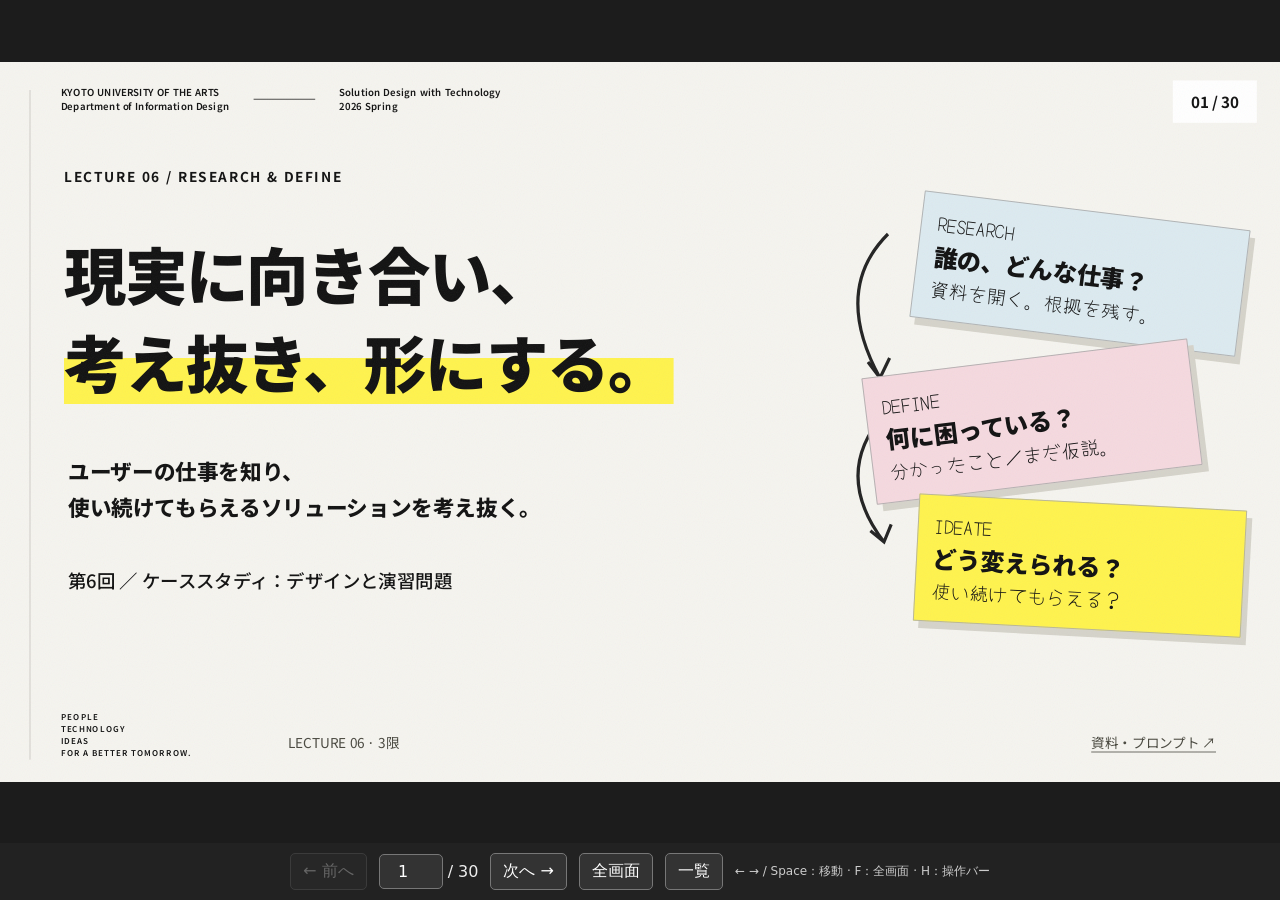
<file: 2026/6_case_study_design_and_exercise/slides/index.html>
<!doctype html><html lang="ja"><head><meta charset="utf-8"><meta name="viewport" content="width=device-width,initial-scale=1"><title>第6回 ケーススタディ：デザインと演習問題</title><link rel="stylesheet" href="styles.css"></head><body><main id="stage" aria-label="第6回の講義スライド"><div id="deck"><section class="slide s4 s4-cover" data-title="現実に向き合い、考え抜き、形にする。" aria-label="1：現実に向き合い、考え抜き、形にする。"><header class="identity"><div>KYOTO UNIVERSITY OF THE ARTS<br>Department of Information Design</div><span class="identity-line"></span><div>Solution Design with Technology<br>2026 Spring</div></header><div class="page-tag">01 / 30</div><div class="eyebrow">LECTURE 06 / RESEARCH & DEFINE</div><h1>現実に向き合い、<br><mark>考え抜き、形にする。</mark></h1><div class="cover-sub">ユーザーの仕事を知り、<br>使い続けてもらえるソリューションを考え抜く。<br><br><span style="font-size:23px;font-weight:500">第6回 ／ ケーススタディ：デザインと演習問題</span></div><div class="research-board"><svg viewBox="0 0 90 500" aria-hidden="true"><path d="M70 30 Q0 100 60 210 M45 190 L60 210 L72 185 M65 255 Q0 330 65 415 M48 401 L65 415 L74 393" fill="none" stroke="#222" stroke-width="4"/></svg><div class="scrap">RESEARCH<b>誰の、どんな仕事？</b>資料を開く。根拠を残す。</div><div class="scrap">DEFINE<b>何に困っている？</b>分かったこと／まだ仮説。</div><div class="scrap">IDEATE<b>どう変えられる？</b>使い続けてもらえる？</div></div><footer class="identity-bottom">PEOPLE<br>TECHNOLOGY<br>IDEAS<br>FOR A BETTER TOMORROW.</footer><div class="s4-foot"><span>LECTURE 06 · 3限</span><a href="workbook.html#section-1-4" target="_blank" rel="noopener">資料・プロンプト ↗</a></div></section>
<section class="slide s4 s4-roadmap" data-title="これまでを、自分たちの判断に。" aria-label="2：これまでを、自分たちの判断に。" hidden><header class="identity"><div>KYOTO UNIVERSITY OF THE ARTS<br>Department of Information Design</div><span class="identity-line"></span><div>Solution Design with Technology<br>2026 Spring</div></header><div class="page-tag">02 / 30</div><div class="eyebrow">LECTURE 06 / RESEARCH & DEFINE</div><h1>これまでを、<mark>自分たちの判断に。</mark></h1><div class="s4-content"><p class="roadmap-lead">これまでの学びを、チームで一つの提案へ。<br>第6・7回の400分で、調べる・考える・つくる。</p><aside class="roadmap-note">今日は第6回。<br>仮説を、理由と一緒に。</aside><div class="route-line"></div><article class="route r1"><b>01</b><h3>ソリューション<br>基礎</h3><span class="hand">考え方</span></article><article class="route r2"><b>02</b><h3>開発方法論と<br>アジャイル</h3><span class="hand">進め方</span></article><article class="route r3"><b>03</b><h3>ユーザー中心の<br>デザイン</h3><span class="hand">誰のため？</span></article><article class="route r4"><b>04</b><h3>ソリューション<br>設計と試作</h3><span class="hand">どうつなぐ？</span></article><article class="route r5"><b>05</b><h3>対話と問いで<br>価値を考える</h3><span class="hand">何が大切？</span></article><article class="route r6"><span class="you-are">TODAY ↓</span><b>06</b><h3>ケーススタディ<br>デザインと演習</h3><span class="hand">調べる・考える</span></article><article class="route r7"><b>07</b><h3>ケーススタディ<br>実装と発表</h3><span class="hand">つくる・確かめる</span></article></div><footer class="identity-bottom">PEOPLE<br>TECHNOLOGY<br>IDEAS<br>FOR A BETTER TOMORROW.</footer><div class="s4-foot"><span>LECTURE 06 · 3限</span><a href="workbook.html#section-1-1" target="_blank" rel="noopener">資料・プロンプト ↗</a></div></section>
<section class="slide s4 s4-" data-title="今日は、理由を持って一案へ。" aria-label="3：今日は、理由を持って一案へ。" hidden><header class="identity"><div>KYOTO UNIVERSITY OF THE ARTS<br>Department of Information Design</div><span class="identity-line"></span><div>Solution Design with Technology<br>2026 Spring</div></header><div class="page-tag">03 / 30</div><div class="eyebrow">LECTURE 06 / RESEARCH & DEFINE</div><h1>今日は、<mark>理由を持って一案へ。</mark></h1><div class="s4-content"><div class="s4-split"><article class="paper blue"><h2>3限：対象と課題を定める</h2><ul><li>第3・5回：ユーザーを理解する</li><li>事実・仮説・未確認を分ける</li><li>誰の、どの課題かを一つに絞る</li></ul></article><article class="paper pink"><h2>4限：解決策を決める</h2><ul><li>複数の案を同じ基準で比べる</li><li>仕事の流れに合い、使い続けられるか</li><li>要件・アーキテクチャ・試作は第7回へ</li></ul></article></div></div><div class="takeaway">ペルソナ＝仮説を含むユーザー像。新しい用語より、学んだ考え方を使おう。</div><footer class="identity-bottom">PEOPLE<br>TECHNOLOGY<br>IDEAS<br>FOR A BETTER TOMORROW.</footer><div class="s4-foot"><span>LECTURE 06 · 3限</span><a href="workbook.html#section-1-2" target="_blank" rel="noopener">資料・プロンプト ↗</a></div></section>
<section class="slide s4 s4-" data-title="今日の200分を、一本の資料に。" aria-label="4：今日の200分を、一本の資料に。" hidden><header class="identity"><div>KYOTO UNIVERSITY OF THE ARTS<br>Department of Information Design</div><span class="identity-line"></span><div>Solution Design with Technology<br>2026 Spring</div></header><div class="page-tag">04 / 30</div><div class="eyebrow">LECTURE 06 / RESEARCH & DEFINE</div><h1>今日の200分を、<mark>一本の資料に。</mark></h1><div class="s4-content"><div class="s4-split"><article class="paper blue"><h2>3限：調べる・絞る</h2><ul><li>導入10 → テーマ10 → 調査25分</li><li>ペルソナ20 → 課題20 → 確認5分</li><li>予備10分：調査か課題検討へ</li></ul></article><article class="paper pink"><h2>4限：比べる・伝える</h2><ul><li>案出し15 → 比較20 → ラフ15分</li><li>準備10 → 中間発表30分</li><li>予備10分：案の比較などへ</li></ul></article></div></div><div class="takeaway">11名→5チーム（2名×4・3名×1）。テンプレートを複製し、表紙にチーム名・全員の氏名と学籍番号。</div><footer class="identity-bottom">PEOPLE<br>TECHNOLOGY<br>IDEAS<br>FOR A BETTER TOMORROW.</footer><div class="s4-foot"><span>LECTURE 06 · 3限</span><a href="workbook.html#section-1-5" target="_blank" rel="noopener">資料・プロンプト ↗</a></div></section>
<section class="slide s4 s4-" data-title="どの仕事を、見てみたい？ ①" aria-label="5：どの仕事を、見てみたい？ ①" hidden><header class="identity"><div>KYOTO UNIVERSITY OF THE ARTS<br>Department of Information Design</div><span class="identity-line"></span><div>Solution Design with Technology<br>2026 Spring</div></header><div class="page-tag">05 / 30</div><div class="eyebrow">LECTURE 06 / RESEARCH & DEFINE</div><h1>どの仕事を、<mark>見てみたい？ ①</mark></h1><div class="s4-content"><table class="s4-table compact"><thead><tr><th>テーマ</th><th>職種の例</th><th>探索する場面</th></tr></thead><tbody><tr><td>01 大学職員</td><td>教務・学生支援</td><td>申請／問い合わせ／日程調整</td></tr><tr><td>02 医療従事者</td><td>看護師・薬剤師・医療事務</td><td>記録／引き継ぎ／予約</td></tr><tr><td>03 宿泊施設</td><td>フロント・清掃担当</td><td>部屋の状態共有／依頼対応</td></tr><tr><td>04 小売業</td><td>店長・販売員・バイヤー</td><td>在庫／発注／接客準備</td></tr><tr><td>05 製造業</td><td>設計・生産管理・品質管理</td><td>検索／工程調整／不具合共有</td></tr></tbody></table></div><div class="takeaway">テーマ5：第3回の「金属加工工場の生産管理担当」と同じ人物・課題をそのまま使わない。</div><footer class="identity-bottom">PEOPLE<br>TECHNOLOGY<br>IDEAS<br>FOR A BETTER TOMORROW.</footer><div class="s4-foot"><span>LECTURE 06 · 3限</span><a href="workbook.html#section-2" target="_blank" rel="noopener">資料・プロンプト ↗</a></div></section>
<section class="slide s4 s4-" data-title="どの仕事を、見てみたい？ ②" aria-label="6：どの仕事を、見てみたい？ ②" hidden><header class="identity"><div>KYOTO UNIVERSITY OF THE ARTS<br>Department of Information Design</div><span class="identity-line"></span><div>Solution Design with Technology<br>2026 Spring</div></header><div class="page-tag">06 / 30</div><div class="eyebrow">LECTURE 06 / RESEARCH & DEFINE</div><h1>どの仕事を、<mark>見てみたい？ ②</mark></h1><div class="s4-content"><table class="s4-table compact"><thead><tr><th>テーマ</th><th>職種の例</th><th>探索する場面</th></tr></thead><tbody><tr><td>06 物流</td><td>倉庫・配車・配送管理</td><td>入出荷／配送計画／遅延対応</td></tr><tr><td>07 自治体職員</td><td>窓口・施設管理・観光振興</td><td>申請／住民への案内／施設管理</td></tr><tr><td>08 クリエイティブ制作</td><td>制作進行・ディレクター</td><td>素材／修正・承認／見積もり</td></tr><tr><td>09 建設・設備管理</td><td>現場監督・点検員・保守担当</td><td>進捗／点検記録／修理手配</td></tr><tr><td>10 農業</td><td>作業リーダー・出荷担当</td><td>作業計画／人員配置／出荷</td></tr></tbody></table></div><div class="takeaway">技術が何を肩代わりできるだろう？ まずは対象の仕事を知るところから。</div><footer class="identity-bottom">PEOPLE<br>TECHNOLOGY<br>IDEAS<br>FOR A BETTER TOMORROW.</footer><div class="s4-foot"><span>LECTURE 06 · 3限</span><a href="workbook.html#section-2" target="_blank" rel="noopener">資料・プロンプト ↗</a></div></section>
<section class="slide s4 s4-" data-title="テーマを選び、場面を一つに。" aria-label="7：テーマを選び、場面を一つに。" hidden><header class="identity"><div>KYOTO UNIVERSITY OF THE ARTS<br>Department of Information Design</div><span class="identity-line"></span><div>Solution Design with Technology<br>2026 Spring</div></header><div class="page-tag">07 / 30</div><div class="eyebrow">LECTURE 06 / RESEARCH & DEFINE</div><h1>テーマを選び、<mark>場面を一つに。</mark></h1><div class="s4-content"><div class="s4-exercise"><div class="s4-clock"><b>10</b><span>MINUTES<br>まず、手を動かそう。</span></div><div><ol class="s4-steps"><li><strong>チームで第1〜第3希望｜まず2分</strong><small>Slackへチーム名＋第1希望の番号・テーマ名。投稿時刻順に確定</small></li><li><strong>重複したら、次の希望を投稿</strong><small>1チーム1テーマ。決まったら、職種と場面を一つに絞る</small></li><li><strong>対象と選んだ理由を書く</strong><small>例：ホテル全般 → フロントがチェックイン前に清掃状況を確認する場面</small></li></ol><div class="s4-output">残すもの → 成果物テンプレートのスライド3：背景と目的</div></div></div></div><div class="takeaway">調べる手がかりがあり、次回に主要な体験を動かせる範囲か。迷ったら講師へ。</div><footer class="identity-bottom">PEOPLE<br>TECHNOLOGY<br>IDEAS<br>FOR A BETTER TOMORROW.</footer><div class="s4-foot"><span>LECTURE 06 · 3限</span><a href="workbook.html#section-2" target="_blank" rel="noopener">資料・プロンプト ↗</a></div></section>
<section class="slide s4 s4-" data-title="AIには、読むべき資料を探させる。" aria-label="8：AIには、読むべき資料を探させる。" hidden><header class="identity"><div>KYOTO UNIVERSITY OF THE ARTS<br>Department of Information Design</div><span class="identity-line"></span><div>Solution Design with Technology<br>2026 Spring</div></header><div class="page-tag">08 / 30</div><div class="eyebrow">LECTURE 06 / RESEARCH & DEFINE</div><h1>AIには、<mark>読むべき資料を探させる。</mark></h1><div class="s4-content"><div class="s4-timeline"><div class="stage"><b>FIND</b><h3>資料を探す</h3><p>求人票・業務紹介・業界資料</p></div><span class="arrow">→</span><div class="stage"><b>OPEN</b><h3>自分で読む</h3><p>URLを開き、本文を確認</p></div><span class="arrow">→</span><div class="stage"><b>RECORD</b><h3>根拠を残す</h3><p>確認した記述＋出典URL</p></div></div></div><div class="takeaway">AIの回答だけではFACTにならない。資料で確認できる範囲と、自分たちの推測を分ける。</div><footer class="identity-bottom">PEOPLE<br>TECHNOLOGY<br>IDEAS<br>FOR A BETTER TOMORROW.</footer><div class="s4-foot"><span>LECTURE 06 · 3限</span><a href="workbook.html#section-3" target="_blank" rel="noopener">資料・プロンプト ↗</a></div></section>
<section class="slide s4 s4-" data-title="事実・仮説・未確認を、分ける。" aria-label="9：事実・仮説・未確認を、分ける。" hidden><header class="identity"><div>KYOTO UNIVERSITY OF THE ARTS<br>Department of Information Design</div><span class="identity-line"></span><div>Solution Design with Technology<br>2026 Spring</div></header><div class="page-tag">09 / 30</div><div class="eyebrow">LECTURE 06 / RESEARCH & DEFINE</div><h1>事実・仮説・未確認を、<mark>分ける。</mark></h1><div class="s4-content"><table class="s4-table"><thead><tr><th>言葉と意味</th><th>記入のしかた</th></tr></thead><tbody><tr><td>FACT：確認できた事実</td><td>読んだ資料の記述＋実際に開いた出典URL</td></tr><tr><td>ASSUMPTION：補った仮説</td><td>「清掃完了は内線で伝わるのでは？」〔仮想例〕</td></tr><tr><td>QUESTION：まだ分からないこと</td><td>「1日に何回、部屋の状態を確認する？」〔仮想例〕</td></tr></tbody></table></div><div class="takeaway">資料が示す職場・条件を超えて一般化しない。QUESTIONの数ではなく、区別と次の確認が大切。</div><footer class="identity-bottom">PEOPLE<br>TECHNOLOGY<br>IDEAS<br>FOR A BETTER TOMORROW.</footer><div class="s4-foot"><span>LECTURE 06 · 3限</span><a href="workbook.html#section-3" target="_blank" rel="noopener">資料・プロンプト ↗</a></div></section>
<section class="slide s4 s4-" data-title="調査｜一件は、自分で開いて読む。" aria-label="10：調査｜一件は、自分で開いて読む。" hidden><header class="identity"><div>KYOTO UNIVERSITY OF THE ARTS<br>Department of Information Design</div><span class="identity-line"></span><div>Solution Design with Technology<br>2026 Spring</div></header><div class="page-tag">10 / 30</div><div class="eyebrow">LECTURE 06 / RESEARCH & DEFINE</div><h1>調査｜<mark>一件は、自分で開いて読む。</mark></h1><div class="s4-content"><div class="s4-exercise"><div class="s4-clock"><b>25</b><span>MINUTES<br>まず、手を動かそう。</span></div><div><ol class="s4-steps"><li><strong>AIに資料を探させる｜5分</strong><small>対象の職種・場面を伝える。求人票や公開資料のURLを探す</small></li><li><strong>URLを開き、本文を確認｜10分</strong><small>最低1件は読む。何が書かれ、どこまで言えるかを確認</small></li><li><strong>根拠・仮説・未確認を整理｜10分</strong><small>FACTにはURL。推測はASSUMPTION、分からない点はQUESTION</small></li></ol><div class="s4-output">残すもの → 成果物テンプレートのスライド4：ユーザリサーチ</div></div></div></div><div class="takeaway">公開情報で分かる一般的な業務と、特定の現場の実態は同じではない。限界も残そう。</div><footer class="identity-bottom">PEOPLE<br>TECHNOLOGY<br>IDEAS<br>FOR A BETTER TOMORROW.</footer><div class="s4-foot"><span>LECTURE 06 · 3限</span><a href="workbook.html#section-3" target="_blank" rel="noopener">資料・プロンプト ↗</a></div></section>
<section class="slide s4 s4-" data-title="ペルソナは、考えるための仮説。" aria-label="11：ペルソナは、考えるための仮説。" hidden><header class="identity"><div>KYOTO UNIVERSITY OF THE ARTS<br>Department of Information Design</div><span class="identity-line"></span><div>Solution Design with Technology<br>2026 Spring</div></header><div class="page-tag">11 / 30</div><div class="eyebrow">LECTURE 06 / RESEARCH & DEFINE</div><h1>ペルソナは、<mark>考えるための仮説。</mark></h1><div class="s4-content"><table class="s4-table compact"><thead><tr><th>5項目</th><th>ホテルのフロント担当・田中さん〔すべて仮想例〕</th></tr></thead><tbody><tr><td>属性・役割：どんな人？</td><td>34歳、60室のホテルで予約・受付を担当〔仮説〕</td></tr><tr><td>行動：どう働く？</td><td>予約管理システムと内線を行き来する〔仮説〕</td></tr><tr><td>思考：何を考える？</td><td>早く着いた客を待たせたくない〔仮説〕</td></tr><tr><td>目的・Need：何を達成したい？</td><td>聞かずに、いま入れる部屋を知りたい〔仮説〕</td></tr><tr><td>困りごと・制約：何が阻む？</td><td>繁忙時に連絡がつながらないのか？〔未確認〕</td></tr></tbody></table></div><div class="takeaway">年齢や客室数も仮の設定。自分たちの成果物では、確認した記述だけに出典付きFACTを付ける。</div><footer class="identity-bottom">PEOPLE<br>TECHNOLOGY<br>IDEAS<br>FOR A BETTER TOMORROW.</footer><div class="s4-foot"><span>LECTURE 06 · 3限</span><a href="workbook.html#section-4" target="_blank" rel="noopener">資料・プロンプト ↗</a></div></section>
<section class="slide s4 s4-" data-title="ペルソナ｜調べたことから人物像へ。" aria-label="12：ペルソナ｜調べたことから人物像へ。" hidden><header class="identity"><div>KYOTO UNIVERSITY OF THE ARTS<br>Department of Information Design</div><span class="identity-line"></span><div>Solution Design with Technology<br>2026 Spring</div></header><div class="page-tag">12 / 30</div><div class="eyebrow">LECTURE 06 / RESEARCH & DEFINE</div><h1>ペルソナ｜<mark>調べたことから人物像へ。</mark></h1><div class="s4-content"><div class="s4-exercise"><div class="s4-clock"><b>20</b><span>MINUTES<br>まず、手を動かそう。</span></div><div><ol class="s4-steps"><li><strong>調査から、5項目を書き出す</strong><small>属性・役割／行動／思考／目的・Need／困りごと・制約</small></li><li><strong>各項目の根拠を確かめる</strong><small>FACT・ASSUMPTION・QUESTIONを付ける。混ざる文は分ける</small></li><li><strong>チームで一人の姿を説明する</strong><small>どんな場面で、何をしたい人？ 分からない点も一緒に残す</small></li></ol><div class="s4-output">残すもの → 成果物テンプレートのスライド5：ペルソナ</div></div></div></div><div class="takeaway">人物紹介を埋めることが目的ではない。何を根拠に、その人の仕事を考えるか。</div><footer class="identity-bottom">PEOPLE<br>TECHNOLOGY<br>IDEAS<br>FOR A BETTER TOMORROW.</footer><div class="s4-foot"><span>LECTURE 06 · 3限</span><a href="workbook.html#section-4" target="_blank" rel="noopener">資料・プロンプト ↗</a></div></section>
<section class="slide s4 s4-" data-title="「したい」を、何が邪魔している？" aria-label="13：「したい」を、何が邪魔している？" hidden><header class="identity"><div>KYOTO UNIVERSITY OF THE ARTS<br>Department of Information Design</div><span class="identity-line"></span><div>Solution Design with Technology<br>2026 Spring</div></header><div class="page-tag">13 / 30</div><div class="eyebrow">LECTURE 06 / RESEARCH & DEFINE</div><h1>「したい」を、<mark>何が邪魔している？</mark></h1><div class="s4-content"><div class="s4-split"><article class="paper blue"><h2>INSIGHT：背景にある思いの解釈</h2><ul><li>田中さんは本当は、聞かなくても</li><li>いま入れる部屋が分かる状態でいたい</li><li>目的・Needから考える</li></ul></article><article class="paper pink"><h2>PROBLEM：解くべき課題の仮説</h2><ul><li>しかし、清掃完了が内線でしか伝わらず</li><li>繁忙時に確認が滞るため、難しい</li><li>この障害は本当にある？ 根拠は？</li></ul></article></div></div><div class="takeaway">ホテルの説明用の仮説。Data＝事実、Insight＝解釈、Problem＝仮説を区別する。</div><footer class="identity-bottom">PEOPLE<br>TECHNOLOGY<br>IDEAS<br>FOR A BETTER TOMORROW.</footer><div class="s4-foot"><span>LECTURE 06 · 3限</span><a href="workbook.html#section-5" target="_blank" rel="noopener">資料・プロンプト ↗</a></div></section>
<section class="slide s4 s4-" data-title="課題設定｜3つ以上から、一つへ。" aria-label="14：課題設定｜3つ以上から、一つへ。" hidden><header class="identity"><div>KYOTO UNIVERSITY OF THE ARTS<br>Department of Information Design</div><span class="identity-line"></span><div>Solution Design with Technology<br>2026 Spring</div></header><div class="page-tag">14 / 30</div><div class="eyebrow">LECTURE 06 / RESEARCH & DEFINE</div><h1>課題設定｜<mark>3つ以上から、一つへ。</mark></h1><div class="s4-content"><div class="s4-exercise"><div class="s4-clock"><b>20</b><span>MINUTES<br>まず、手を動かそう。</span></div><div><ol class="s4-steps"><li><strong>課題の候補を3つ以上出す</strong><small>AIも使える。最初の候補をそのまま採用せず、並べて見る</small></li><li><strong>この人に大切な課題を一つ選ぶ</strong><small>何をしたい人か、その障害は何か。選ばなかった候補も残す</small></li><li><strong>Problem Hypothesis：課題の仮説を一文に</strong><small>「私たちは＿＿というProblemを解く。なぜなら＿＿」</small></li></ol><div class="s4-output">残すもの → 成果物テンプレートのスライド6：課題と根拠</div></div></div></div><div class="takeaway">既存の解決方法も確認する。大きな製品を作り直すより、対象場面を絞ろう。</div><footer class="identity-bottom">PEOPLE<br>TECHNOLOGY<br>IDEAS<br>FOR A BETTER TOMORROW.</footer><div class="s4-foot"><span>LECTURE 06 · 3限</span><a href="workbook.html#section-5" target="_blank" rel="noopener">資料・プロンプト ↗</a></div></section>
<section class="slide s4 s4-" data-title="チェックイン｜誰の、何を変えたい？" aria-label="15：チェックイン｜誰の、何を変えたい？" hidden><header class="identity"><div>KYOTO UNIVERSITY OF THE ARTS<br>Department of Information Design</div><span class="identity-line"></span><div>Solution Design with Technology<br>2026 Spring</div></header><div class="page-tag">15 / 30</div><div class="eyebrow">LECTURE 06 / RESEARCH & DEFINE</div><h1>チェックイン｜<mark>誰の、何を変えたい？</mark></h1><div class="s4-content"><div class="s4-exercise"><div class="s4-clock"><b>5</b><span>MINUTES<br>まず、手を動かそう。</span></div><div><ol class="s4-steps"><li><strong>5チーム、各1分で共有</strong><small>対象の人を一言で → 着目した課題を説明する</small></li><li><strong>作成中の資料を見せる</strong><small>専用資料は不要。困っている点も講師へ伝える</small></li><li><strong>3限の到達を確認</strong><small>テンプレート3〜6。URL付きFACT・ペルソナ・一つの課題がつながるか</small></li></ol><div class="s4-output">残すもの → 講師と共有した進捗・次に進めること</div></div></div></div><div class="takeaway">予備10分は調査か課題検討へ。押したら、項目を埋めきるよりURL付きFACTを1件残す。</div><footer class="identity-bottom">PEOPLE<br>TECHNOLOGY<br>IDEAS<br>FOR A BETTER TOMORROW.</footer><div class="s4-foot"><span>LECTURE 06 · 3限</span><a href="workbook.html#section-6" target="_blank" rel="noopener">資料・プロンプト ↗</a></div></section>
<section class="slide s4 s4-" data-title="ここからは、解決策を選ぶ。" aria-label="16：ここからは、解決策を選ぶ。" hidden><header class="identity"><div>KYOTO UNIVERSITY OF THE ARTS<br>Department of Information Design</div><span class="identity-line"></span><div>Solution Design with Technology<br>2026 Spring</div></header><div class="page-tag">16 / 30</div><div class="eyebrow">LECTURE 06 / IDEATE & SHARE</div><h1>ここからは、<mark>解決策を選ぶ。</mark></h1><div class="s4-content"><div class="s4-timeline"><div class="stage"><b>IDEATE</b><h3>案を広げる</h3><p>15分：個人→チーム＋AI</p></div><span class="arrow">→</span><div class="stage"><b>CHOOSE</b><h3>比べて決める</h3><p>20分：理由を残す</p></div><span class="arrow">→</span><div class="stage"><b>SKETCH</b><h3>利用の流れ</h3><p>15分：一本を描く</p></div><span class="arrow">→</span><div class="stage"><b>SHARE</b><h3>中間発表</h3><p>準備10分＋発表30分</p></div></div></div><div class="takeaway">4限100分（予備10分を含む）。思いついた案を、ペルソナと課題に照らして考える。</div><footer class="identity-bottom">PEOPLE<br>TECHNOLOGY<br>IDEAS<br>FOR A BETTER TOMORROW.</footer><div class="s4-foot"><span>LECTURE 06 · 4限</span><a href="workbook.html#section-7" target="_blank" rel="noopener">資料・プロンプト ↗</a></div></section>
<section class="slide s4 s4-" data-title="案出し｜最初の5分は、自分で。" aria-label="17：案出し｜最初の5分は、自分で。" hidden><header class="identity"><div>KYOTO UNIVERSITY OF THE ARTS<br>Department of Information Design</div><span class="identity-line"></span><div>Solution Design with Technology<br>2026 Spring</div></header><div class="page-tag">17 / 30</div><div class="eyebrow">LECTURE 06 / IDEATE & SHARE</div><h1>案出し｜<mark>最初の5分は、自分で。</mark></h1><div class="s4-content"><div class="s4-exercise"><div class="s4-clock"><b>15</b><span>MINUTES<br>まず、手を動かそう。</span></div><div><ol class="s4-steps"><li><strong>個人で書く｜5分・NO AI</strong><small>全員が書く。1アイデア＝1枚。文字でも絵でも。まずは数を出す</small></li><li><strong>共有し、AIで広げる｜残り10分</strong><small>USER・PROBLEM・USER VALUEと自分たちの案を渡す</small></li><li><strong>案を並べる</strong><small>別の方向性は？ 技術が何を肩代わりする？ 自分たちの案と比べる</small></li></ol><div class="s4-output">残すもの → 次に比較する複数の解決策案</div></div></div></div><div class="takeaway">発散では実現可能性を急いで判定しない。AIへのプロンプト全文は右下の資料へ。</div><footer class="identity-bottom">PEOPLE<br>TECHNOLOGY<br>IDEAS<br>FOR A BETTER TOMORROW.</footer><div class="s4-foot"><span>LECTURE 06 · 4限</span><a href="workbook.html#section-7" target="_blank" rel="noopener">資料・プロンプト ↗</a></div></section>
<section class="slide s4 s4-" data-title="好き嫌いではなく、この人への価値で。" aria-label="18：好き嫌いではなく、この人への価値で。" hidden><header class="identity"><div>KYOTO UNIVERSITY OF THE ARTS<br>Department of Information Design</div><span class="identity-line"></span><div>Solution Design with Technology<br>2026 Spring</div></header><div class="page-tag">18 / 30</div><div class="eyebrow">LECTURE 06 / IDEATE & SHARE</div><h1>好き嫌いではなく、<mark>この人への価値で。</mark></h1><div class="s4-content"><div class="s4-row"><article class="paper yellow"><span class="n">01</span><h2>User Value</h2><p>ユーザーへの価値<br>この人の仕事は、<br>どう良くなる？</p></article><article class="paper blue"><span class="n">02</span><h2>Originality</h2><p>体験の新しさ<br>これまでと違う、<br>嬉しい体験は？</p></article><article class="paper pink"><span class="n">03</span><h2>Feasibility</h2><p>実現の見通し<br>どうすれば実現できる？<br>次回、どこまで作れる？</p></article></div></div><div class="takeaway">同じ基準で複数案を比べる。多数決だけで決めず、ペルソナを根拠に話そう。</div><footer class="identity-bottom">PEOPLE<br>TECHNOLOGY<br>IDEAS<br>FOR A BETTER TOMORROW.</footer><div class="s4-foot"><span>LECTURE 06 · 4限</span><a href="workbook.html#section-8" target="_blank" rel="noopener">資料・プロンプト ↗</a></div></section>
<section class="slide s4 s4-" data-title="比較・選択｜一案と、その理由を。" aria-label="19：比較・選択｜一案と、その理由を。" hidden><header class="identity"><div>KYOTO UNIVERSITY OF THE ARTS<br>Department of Information Design</div><span class="identity-line"></span><div>Solution Design with Technology<br>2026 Spring</div></header><div class="page-tag">19 / 30</div><div class="eyebrow">LECTURE 06 / IDEATE & SHARE</div><h1>比較・選択｜<mark>一案と、その理由を。</mark></h1><div class="s4-content"><div class="s4-exercise"><div class="s4-clock"><b>20</b><span>MINUTES<br>まず、手を動かそう。</span></div><div><ol class="s4-steps"><li><strong>複数案を3つの基準で比較</strong><small>User Value・Originality・Feasibility。案ごとの良さと負担を残す</small></li><li><strong>一案を選び、理由を話し合う</strong><small>このUSERには何が大切？ 選ばなかった案の理由も書く</small></li><li><strong>Solution Hypothesis：解決策の仮説を書く</strong><small>「このUSERが＿＿できるように、＿＿を試したい。なぜなら＿＿」</small></li></ol><div class="s4-output">残すもの → 成果物テンプレートのスライド7：案の比較・選択理由</div></div></div></div><div class="takeaway">20分で終わらなければ予備10分を活用。結論だけでなく、どう判断したかを残す。</div><footer class="identity-bottom">PEOPLE<br>TECHNOLOGY<br>IDEAS<br>FOR A BETTER TOMORROW.</footer><div class="s4-foot"><span>LECTURE 06 · 4限</span><a href="workbook.html#section-8" target="_blank" rel="noopener">資料・プロンプト ↗</a></div></section>
<section class="slide s4 s4-" data-title="価値を、前提付きの数字にも。" aria-label="20：価値を、前提付きの数字にも。" hidden><header class="identity"><div>KYOTO UNIVERSITY OF THE ARTS<br>Department of Information Design</div><span class="identity-line"></span><div>Solution Design with Technology<br>2026 Spring</div></header><div class="page-tag">20 / 30</div><div class="eyebrow">LECTURE 06 / IDEATE & SHARE</div><h1>価値を、<mark>前提付きの数字にも。</mark></h1><div class="s4-content"><div class="s4-split"><article class="paper blue"><h2>一人・一店舗・一社で考える</h2><ul><li>誰が使い、誰が予算を出す？</li><li>現在のやり方と比べ、何が変わる？</li><li>必須ではない。未検討でもよい</li></ul></article><article class="paper pink"><h2>仮定で計算してみる</h2><ul><li>1日20分 × 月20日＝月約6.7時間</li><li>時給1,500円と仮定 → 約1万円相当</li><li>作業時間の換算。価格や現金削減ではない</li></ul></article></div></div><div class="takeaway">数字には出典か仮定を必ず書く。今回は事業計画や市場規模の予測を求めません。</div><footer class="identity-bottom">PEOPLE<br>TECHNOLOGY<br>IDEAS<br>FOR A BETTER TOMORROW.</footer><div class="s4-foot"><span>LECTURE 06 · 4限</span><a href="workbook.html#section-8-3" target="_blank" rel="noopener">資料・プロンプト ↗</a></div></section>
<section class="slide s4 s4-" data-title="全部ではなく、主要な流れを一本。" aria-label="21：全部ではなく、主要な流れを一本。" hidden><header class="identity"><div>KYOTO UNIVERSITY OF THE ARTS<br>Department of Information Design</div><span class="identity-line"></span><div>Solution Design with Technology<br>2026 Spring</div></header><div class="page-tag">21 / 30</div><div class="eyebrow">LECTURE 06 / IDEATE & SHARE</div><h1>全部ではなく、<mark>主要な流れを一本。</mark></h1><div class="s4-content"><div class="s4-timeline"><div class="stage"><b>01</b><h3>清掃担当が操作</h3><p>「502号室 清掃完了」を押す</p></div><span class="arrow">→</span><div class="stage"><b>02</b><h3>状態が伝わる</h3><p>フロントの表示が完了へ</p></div><span class="arrow">→</span><div class="stage"><b>03</b><h3>田中さんが確認</h3><p>入れる部屋を見て案内する</p></div></div></div><div class="takeaway">仮想例。表示は色だけでなく「清掃完了」の文字も。誰が何をして、次にどう変わるかを描こう。</div><footer class="identity-bottom">PEOPLE<br>TECHNOLOGY<br>IDEAS<br>FOR A BETTER TOMORROW.</footer><div class="s4-foot"><span>LECTURE 06 · 4限</span><a href="workbook.html#section-9" target="_blank" rel="noopener">資料・プロンプト ↗</a></div></section>
<section class="slide s4 s4-" data-title="ラフ作成｜使う場面を見える形に。" aria-label="22：ラフ作成｜使う場面を見える形に。" hidden><header class="identity"><div>KYOTO UNIVERSITY OF THE ARTS<br>Department of Information Design</div><span class="identity-line"></span><div>Solution Design with Technology<br>2026 Spring</div></header><div class="page-tag">22 / 30</div><div class="eyebrow">LECTURE 06 / IDEATE & SHARE</div><h1>ラフ作成｜<mark>使う場面を見える形に。</mark></h1><div class="s4-content"><div class="s4-exercise"><div class="s4-clock"><b>15</b><span>MINUTES<br>まず、手を動かそう。</span></div><div><ol class="s4-steps"><li><strong>主要な利用の流れを一本選ぶ</strong><small>誰が、何を始めて、どんな結果にたどり着くか</small></li><li><strong>画面のラフか、操作の順番を描く</strong><small>紙でも図でもよい。操作する人と、変化する内容を示す</small></li><li><strong>チームでたどってみる</strong><small>選んだ課題につながるか。次回に動かす範囲は広すぎないか</small></li></ol><div class="s4-output">残すもの → 発表資料に追加するラフ1枚</div></div></div></div><div class="takeaway">テンプレートの必須枠とは別に1枚追加。次回の開発は75分。きれいさより、流れが伝わること。</div><footer class="identity-bottom">PEOPLE<br>TECHNOLOGY<br>IDEAS<br>FOR A BETTER TOMORROW.</footer><div class="s4-foot"><span>LECTURE 06 · 4限</span><a href="workbook.html#section-9" target="_blank" rel="noopener">資料・プロンプト ↗</a></div></section>
<section class="slide s4 s4-" data-title="発表準備｜根拠から案へ、つながる？" aria-label="23：発表準備｜根拠から案へ、つながる？" hidden><header class="identity"><div>KYOTO UNIVERSITY OF THE ARTS<br>Department of Information Design</div><span class="identity-line"></span><div>Solution Design with Technology<br>2026 Spring</div></header><div class="page-tag">23 / 30</div><div class="eyebrow">LECTURE 06 / IDEATE & SHARE</div><h1>発表準備｜<mark>根拠から案へ、つながる？</mark></h1><div class="s4-content"><table class="s4-table compact"><thead><tr><th>10分で確認</th><th>成果物テンプレート・追加資料</th></tr></thead><tbody><tr><td>出典を示せる</td><td>スライド4：URL付きFACTが1件以上</td></tr><tr><td>仮説と区別できる</td><td>スライド5：各項目にFACT／ASSUMPTION／QUESTION</td></tr><tr><td>課題を絞れている</td><td>スライド6：一つの課題と「なぜなら」</td></tr><tr><td>選んだ理由を説明できる</td><td>スライド7：複数案の比較とUser Value</td></tr><tr><td>使う場面を伝えられる</td><td>追加のラフ1枚：主要な流れが一本</td></tr></tbody></table></div><div class="takeaway">テンプレート3〜7を整え、ラフを追加。新しく発表専用の資料を作る必要はありません。</div><footer class="identity-bottom">PEOPLE<br>TECHNOLOGY<br>IDEAS<br>FOR A BETTER TOMORROW.</footer><div class="s4-foot"><span>LECTURE 06 · 4限</span><a href="workbook.html#section-10" target="_blank" rel="noopener">資料・プロンプト ↗</a></div></section>
<section class="slide s4 s4-" data-title="中間発表｜課題と選択理由を中心に。" aria-label="24：中間発表｜課題と選択理由を中心に。" hidden><header class="identity"><div>KYOTO UNIVERSITY OF THE ARTS<br>Department of Information Design</div><span class="identity-line"></span><div>Solution Design with Technology<br>2026 Spring</div></header><div class="page-tag">24 / 30</div><div class="eyebrow">LECTURE 06 / IDEATE & SHARE</div><h1>中間発表｜<mark>課題と選択理由を中心に。</mark></h1><div class="s4-content"><div class="s4-split"><article class="paper blue"><h2>発表3分：ここを伝える</h2><ul><li>対象の職種と場面・ペルソナ</li><li>課題と根拠 → 案の比較と選択理由</li><li>利用の流れ。価値の概算は書けた範囲で</li></ul></article><article class="paper pink"><h2>全体30分の進め方</h2><ul><li>5チーム × 5分（発表3＋質疑2）</li><li>入れ替え・講評で5分</li><li>③課題と根拠、④比較と理由に時間を使う</li></ul></article></div></div><div class="takeaway">全項目を同じ長さで読まない。何を調べ、どう考え、この一案になったのか。</div><footer class="identity-bottom">PEOPLE<br>TECHNOLOGY<br>IDEAS<br>FOR A BETTER TOMORROW.</footer><div class="s4-foot"><span>LECTURE 06 · 4限</span><a href="workbook.html#section-11" target="_blank" rel="noopener">資料・プロンプト ↗</a></div></section>
<section class="slide s4 s4-" data-title="感想より、次につながる問いを。" aria-label="25：感想より、次につながる問いを。" hidden><header class="identity"><div>KYOTO UNIVERSITY OF THE ARTS<br>Department of Information Design</div><span class="identity-line"></span><div>Solution Design with Technology<br>2026 Spring</div></header><div class="page-tag">25 / 30</div><div class="eyebrow">LECTURE 06 / IDEATE & SHARE</div><h1>感想より、<mark>次につながる問いを。</mark></h1><div class="s4-content"><table class="s4-table"><thead><tr><th>聞く側の問い</th><th>確かめたいこと</th></tr></thead><tbody><tr><td>User Valueは？</td><td>この解決策で、仕事や行動はどう良くなる？</td></tr><tr><td>Assumptionは？</td><td>まだ確かめていない前提は何？</td></tr><tr><td>何を確かめたい？</td><td>次に聞くこと・試すことは何？</td></tr></tbody></table></div><div class="takeaway">受けた指摘はそのまま修正リストにしない。理由を考え、変えるかどうかをチームで決める。</div><footer class="identity-bottom">PEOPLE<br>TECHNOLOGY<br>IDEAS<br>FOR A BETTER TOMORROW.</footer><div class="s4-foot"><span>LECTURE 06 · 4限</span><a href="workbook.html#section-11-2" target="_blank" rel="noopener">資料・プロンプト ↗</a></div></section>
<section class="slide s4 s4-" data-title="提出｜判断のつながりを残す。" aria-label="26：提出｜判断のつながりを残す。" hidden><header class="identity"><div>KYOTO UNIVERSITY OF THE ARTS<br>Department of Information Design</div><span class="identity-line"></span><div>Solution Design with Technology<br>2026 Spring</div></header><div class="page-tag">26 / 30</div><div class="eyebrow">LECTURE 06 / IDEATE & SHARE</div><h1>提出｜<mark>判断のつながりを残す。</mark></h1><div class="s4-content"><table class="s4-table"><thead><tr><th>チームで提出するもの</th><th>内容</th></tr></thead><tbody><tr><td>成果物テンプレート1〜7</td><td>PDFまたは共有リンク。表紙・背景・調査・人物像・課題・案</td></tr><tr><td>調査と選択の根拠</td><td>スライド4：事実／仮説／未確認。スライド7：比較と選択理由</td></tr><tr><td>追加のラフ1枚</td><td>主要な利用の流れを一本にした図</td></tr></tbody></table></div><div class="takeaway">第7回の前日までに、Slackの第6回提出用スレッドへ。個人の投稿も全員が行います。</div><footer class="identity-bottom">PEOPLE<br>TECHNOLOGY<br>IDEAS<br>FOR A BETTER TOMORROW.</footer><div class="s4-foot"><span>LECTURE 06 · 4限</span><a href="workbook.html#submission" target="_blank" rel="noopener">資料・プロンプト ↗</a></div></section>
<section class="slide s4 s4-" data-title="個人の振り返り｜自分の判断を言葉に。" aria-label="27：個人の振り返り｜自分の判断を言葉に。" hidden><header class="identity"><div>KYOTO UNIVERSITY OF THE ARTS<br>Department of Information Design</div><span class="identity-line"></span><div>Solution Design with Technology<br>2026 Spring</div></header><div class="page-tag">27 / 30</div><div class="eyebrow">LECTURE 06 / IDEATE & SHARE</div><h1>個人の振り返り｜<mark>自分の判断を言葉に。</mark></h1><div class="s4-content"><div class="s4-sheet"><div><span>担当した部分</span><em>チームの中で何をやったか</em></div><div><span>判断と根拠</span><em>何を選び、何を根拠にしたか</em></div><div><span>次に確かめたいこと</span><em>QUESTIONのままのことを一つ</em></div></div><aside class="s4-sheet-note">各2〜3行。<br>全員が個別に<br>Slackへ投稿。</aside></div><div class="takeaway">チームの結論と違う考えも、理由と一緒に書いてよい。AIの文章をそのまま貼るだけにしない。</div><footer class="identity-bottom">PEOPLE<br>TECHNOLOGY<br>IDEAS<br>FOR A BETTER TOMORROW.</footer><div class="s4-foot"><span>LECTURE 06 · 4限</span><a href="workbook.html#submission" target="_blank" rel="noopener">資料・プロンプト ↗</a></div></section>
<section class="slide s4 s4-" data-title="到達の目安は、この3つ。" aria-label="28：到達の目安は、この3つ。" hidden><header class="identity"><div>KYOTO UNIVERSITY OF THE ARTS<br>Department of Information Design</div><span class="identity-line"></span><div>Solution Design with Technology<br>2026 Spring</div></header><div class="page-tag">28 / 30</div><div class="eyebrow">LECTURE 06 / IDEATE & SHARE</div><h1>到達の目安は、<mark>この3つ。</mark></h1><div class="s4-content"><div class="s4-row"><article class="paper blue"><span class="n">01</span><h2>絞れている</h2><p>どの職種の、どの場面？<br>課題が一つに<br>決まっている。</p></article><article class="paper yellow"><span class="n">02</span><h2>区別できている</h2><p>確認できた事実、<br>補った仮説、未確認が<br>分かれている。</p></article><article class="paper pink"><span class="n">03</span><h2>説明できる</h2><p>同じ基準で案を比べ、<br>この一案にした理由を<br>ユーザーから説明できる。</p></article></div></div><div class="takeaway">資料の枚数・見栄え・AIの利用量では評価しない。QUESTIONが残っていることは減点ではない。</div><footer class="identity-bottom">PEOPLE<br>TECHNOLOGY<br>IDEAS<br>FOR A BETTER TOMORROW.</footer><div class="s4-foot"><span>LECTURE 06 · 4限</span><a href="workbook.html#rubric" target="_blank" rel="noopener">資料・プロンプト ↗</a></div></section>
<section class="slide s4 s4-" data-title="次回は、一本の体験を動かす。" aria-label="29：次回は、一本の体験を動かす。" hidden><header class="identity"><div>KYOTO UNIVERSITY OF THE ARTS<br>Department of Information Design</div><span class="identity-line"></span><div>Solution Design with Technology<br>2026 Spring</div></header><div class="page-tag">29 / 30</div><div class="eyebrow">LECTURE 06 / IDEATE & SHARE</div><h1>次回は、<mark>一本の体験を動かす。</mark></h1><div class="s4-content"><div class="s4-split"><article class="paper blue"><h2>事後学習：範囲と判断を整える</h2><ul><li>約2時間：何を動かすか・優先順位を決める</li><li>約1時間：受けた問いへの対応を考える</li><li>変えないことにも、その理由を残す</li></ul></article><article class="paper pink"><h2>第7回：つくる・確かめる</h2><ul><li>要件定義 → アーキテクチャ → 実装</li><li>受け入れ条件で動作を確認 → 最終発表</li><li>開発75分。授業内で到達できる範囲にする</li></ul></article></div></div><div class="takeaway">全機能ではなく、主要な流れ一本。第2回の受け入れ条件と、第4回の設計を使います。</div><footer class="identity-bottom">PEOPLE<br>TECHNOLOGY<br>IDEAS<br>FOR A BETTER TOMORROW.</footer><div class="s4-foot"><span>LECTURE 06 · 4限</span><a href="workbook.html#homework" target="_blank" rel="noopener">資料・プロンプト ↗</a></div></section>
<section class="slide s4 s4-" data-title="その人の仕事は、どう変わる？" aria-label="30：その人の仕事は、どう変わる？" hidden><header class="identity"><div>KYOTO UNIVERSITY OF THE ARTS<br>Department of Information Design</div><span class="identity-line"></span><div>Solution Design with Technology<br>2026 Spring</div></header><div class="page-tag">30 / 30</div><div class="eyebrow">LECTURE 06 / IDEATE & SHARE</div><h1>その人の仕事は、<mark>どう変わる？</mark></h1><div class="s4-content"><div class="s4-quote"><blockquote>調べたことから課題へ。<br>課題から、解決策へ。<br>その筋を、自分たちで。</blockquote><aside>資料を開く ↗<br><a href="workbook.html">資料・プロンプト</a><br><a href="../template-review/index.html">成果物テンプレート</a><br><br>次回、動くもので<br>確かめよう。</aside></div></div><div class="takeaway">同じテンプレートを第7回まで育てる。仮説は、確かめた結果から更新していい。</div><footer class="identity-bottom">PEOPLE<br>TECHNOLOGY<br>IDEAS<br>FOR A BETTER TOMORROW.</footer><div class="s4-foot"><span>LECTURE 06 · 4限</span><a href="workbook.html#references" target="_blank" rel="noopener">資料・プロンプト ↗</a></div></section></div></main><nav aria-label="スライド操作"><button id="prev" aria-label="前のスライド">← 前へ</button><label><input id="page" type="number" min="1" max="30" value="1" aria-label="スライド番号"> / 30</label><button id="next" aria-label="次のスライド">次へ →</button><button id="fullscreen">全画面</button><a href="review.html">一覧</a><span class="help">← → / Space：移動 · F：全画面 · H：操作バー</span></nav><span id="status" class="sr-only" aria-live="polite"></span><noscript><a href="review.html">画像一覧を開く</a></noscript><script src="viewer.js"></script></body></html>
</file>
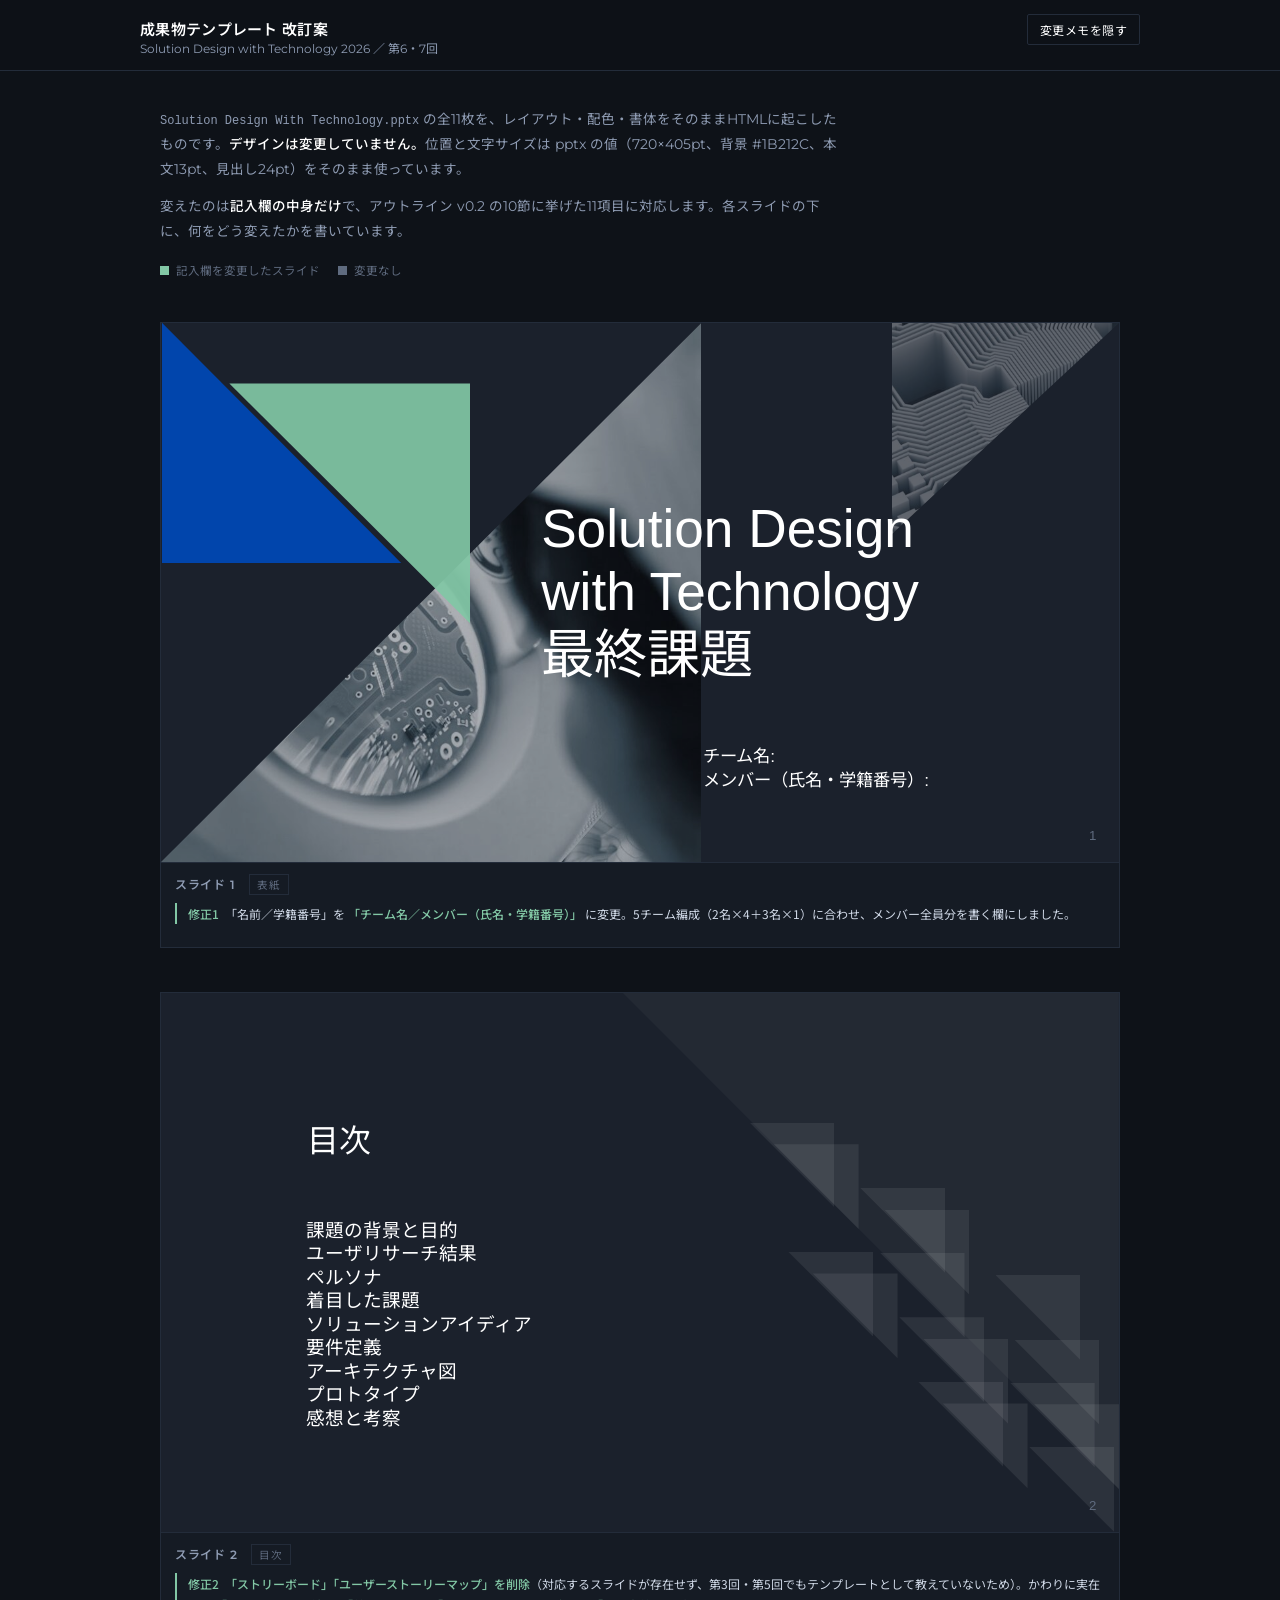
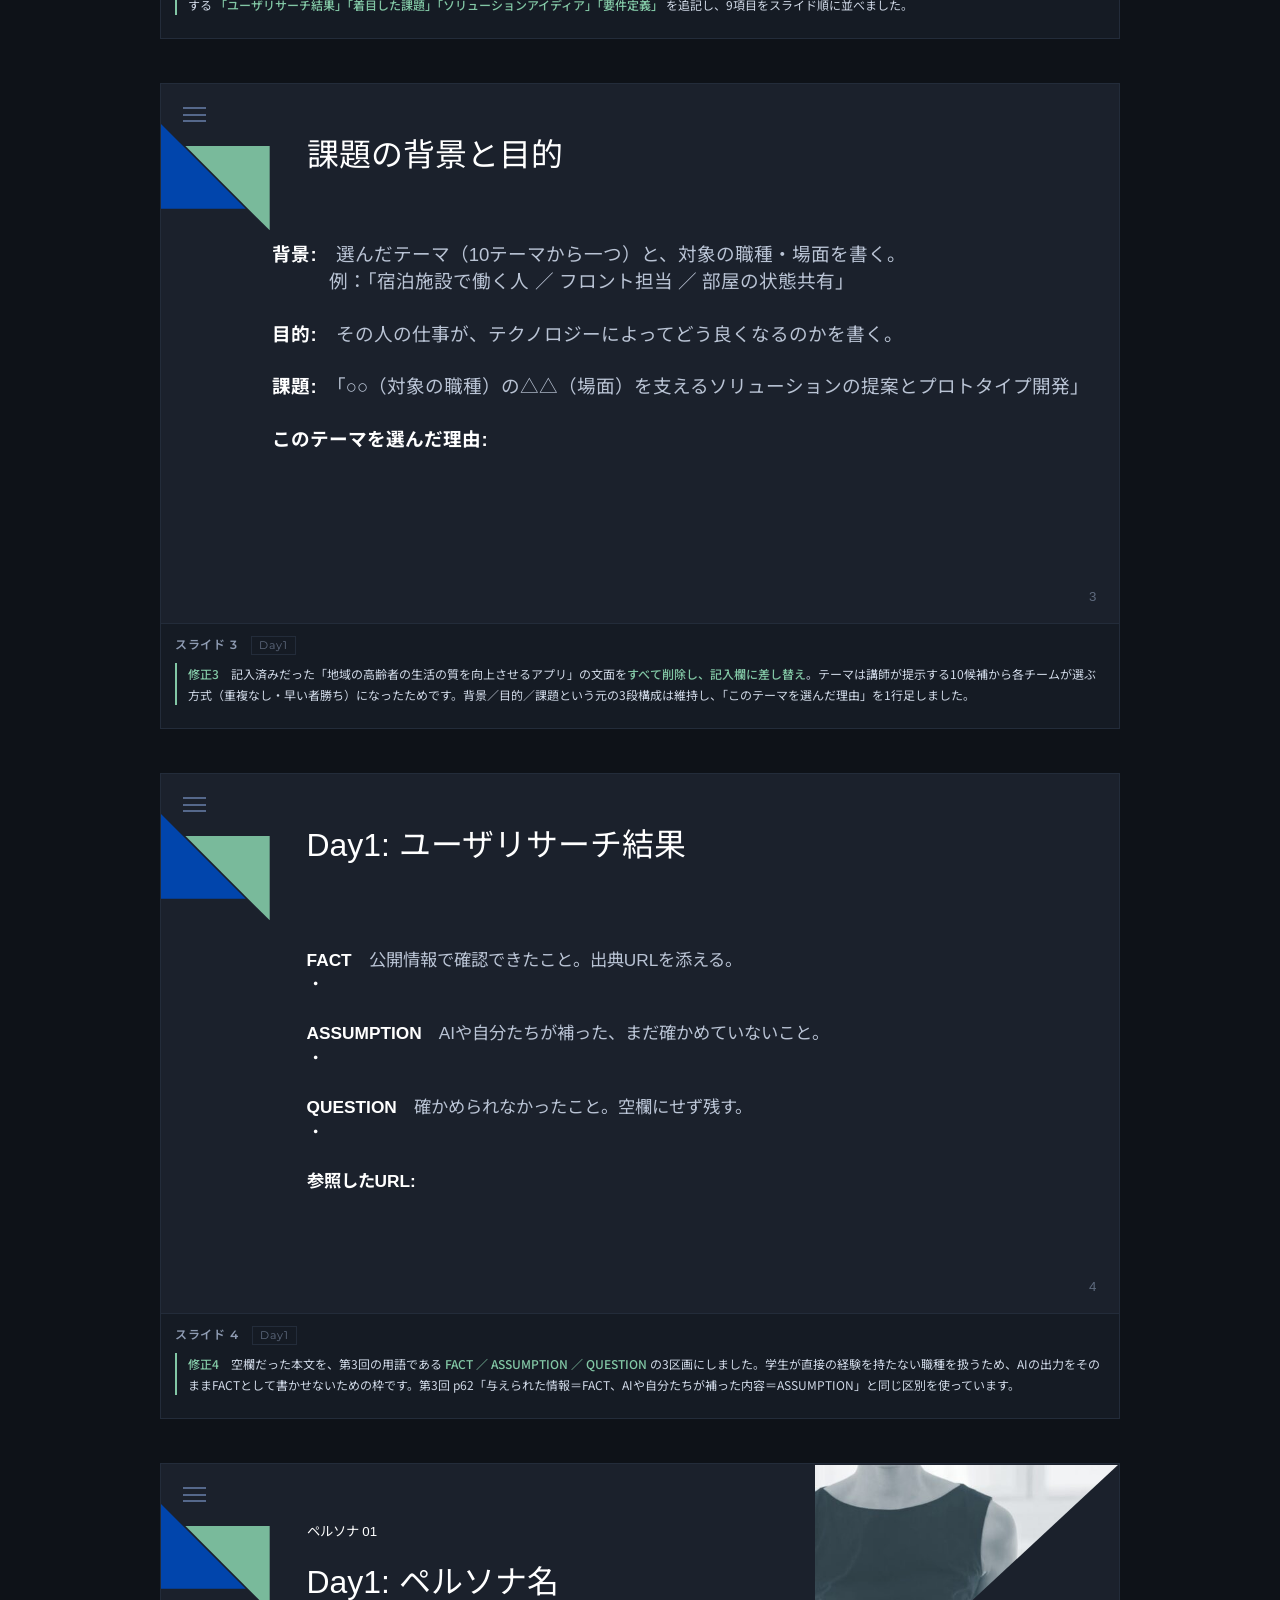
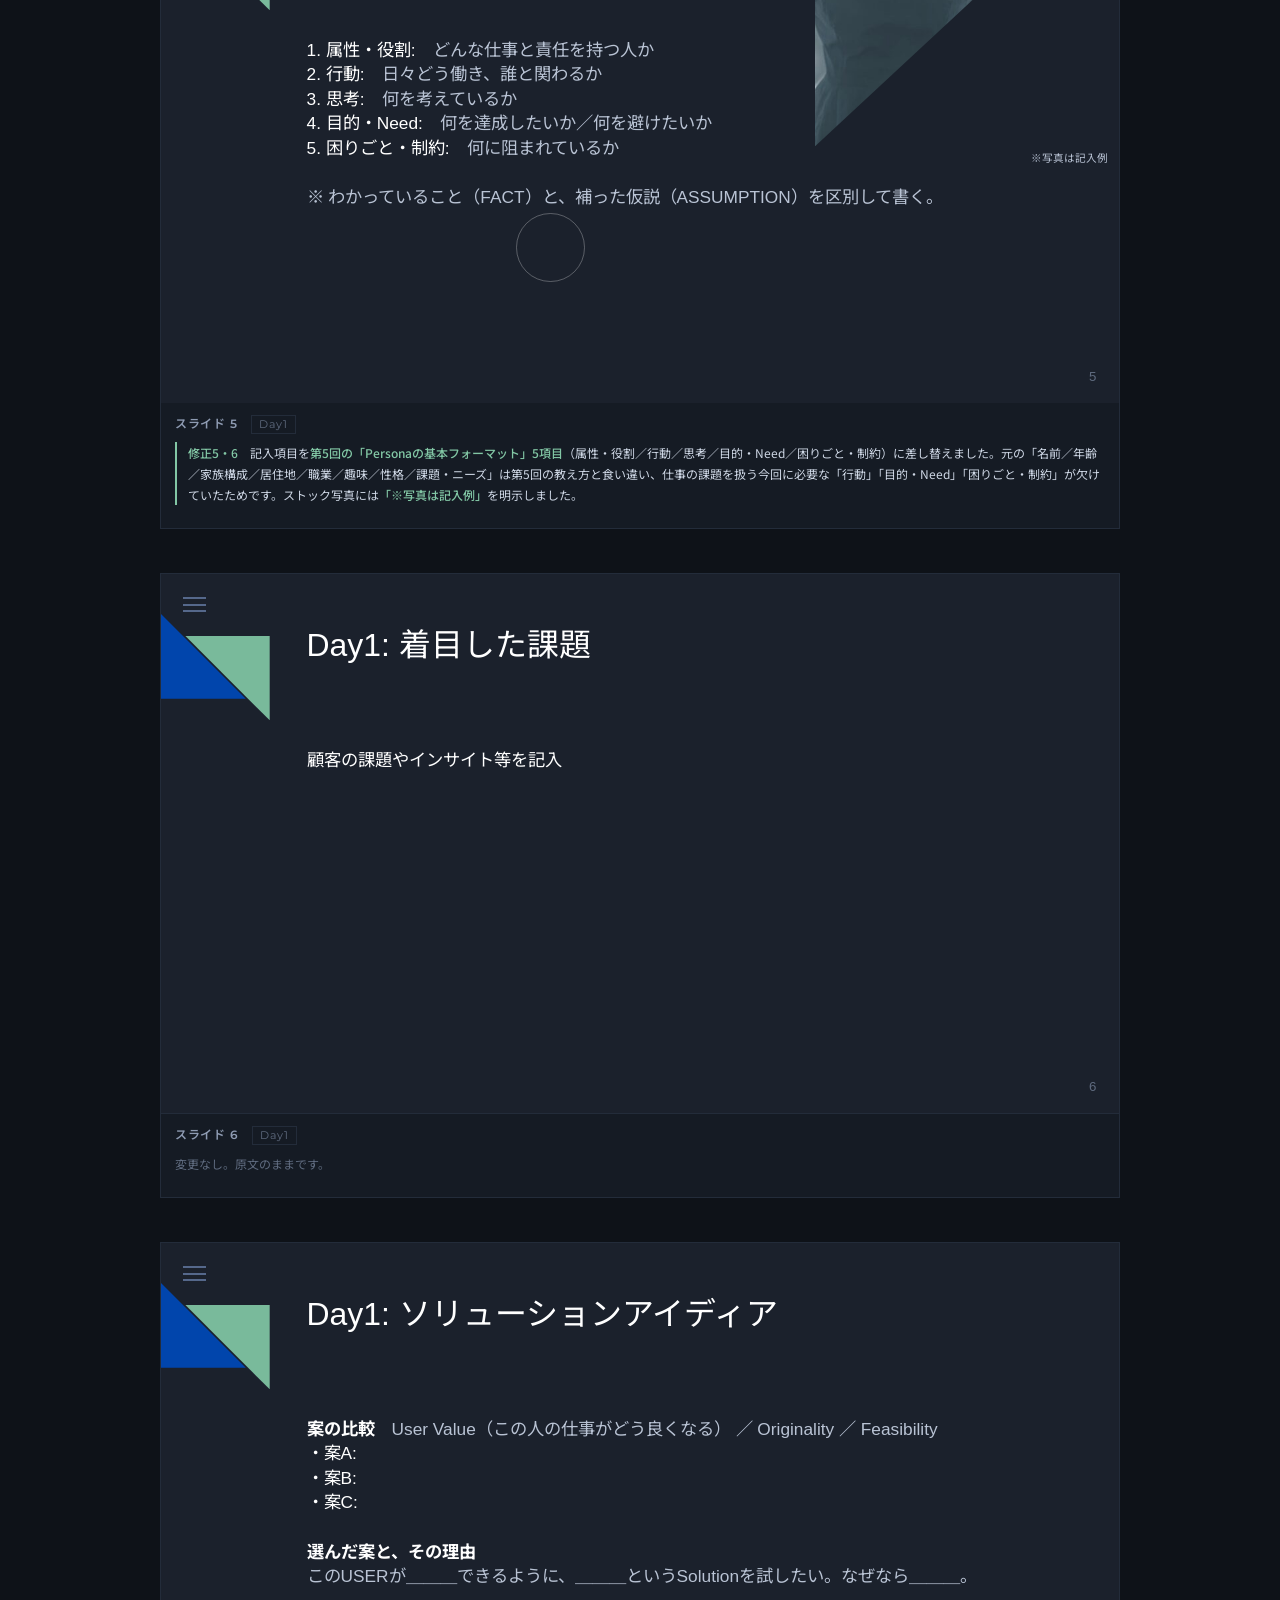
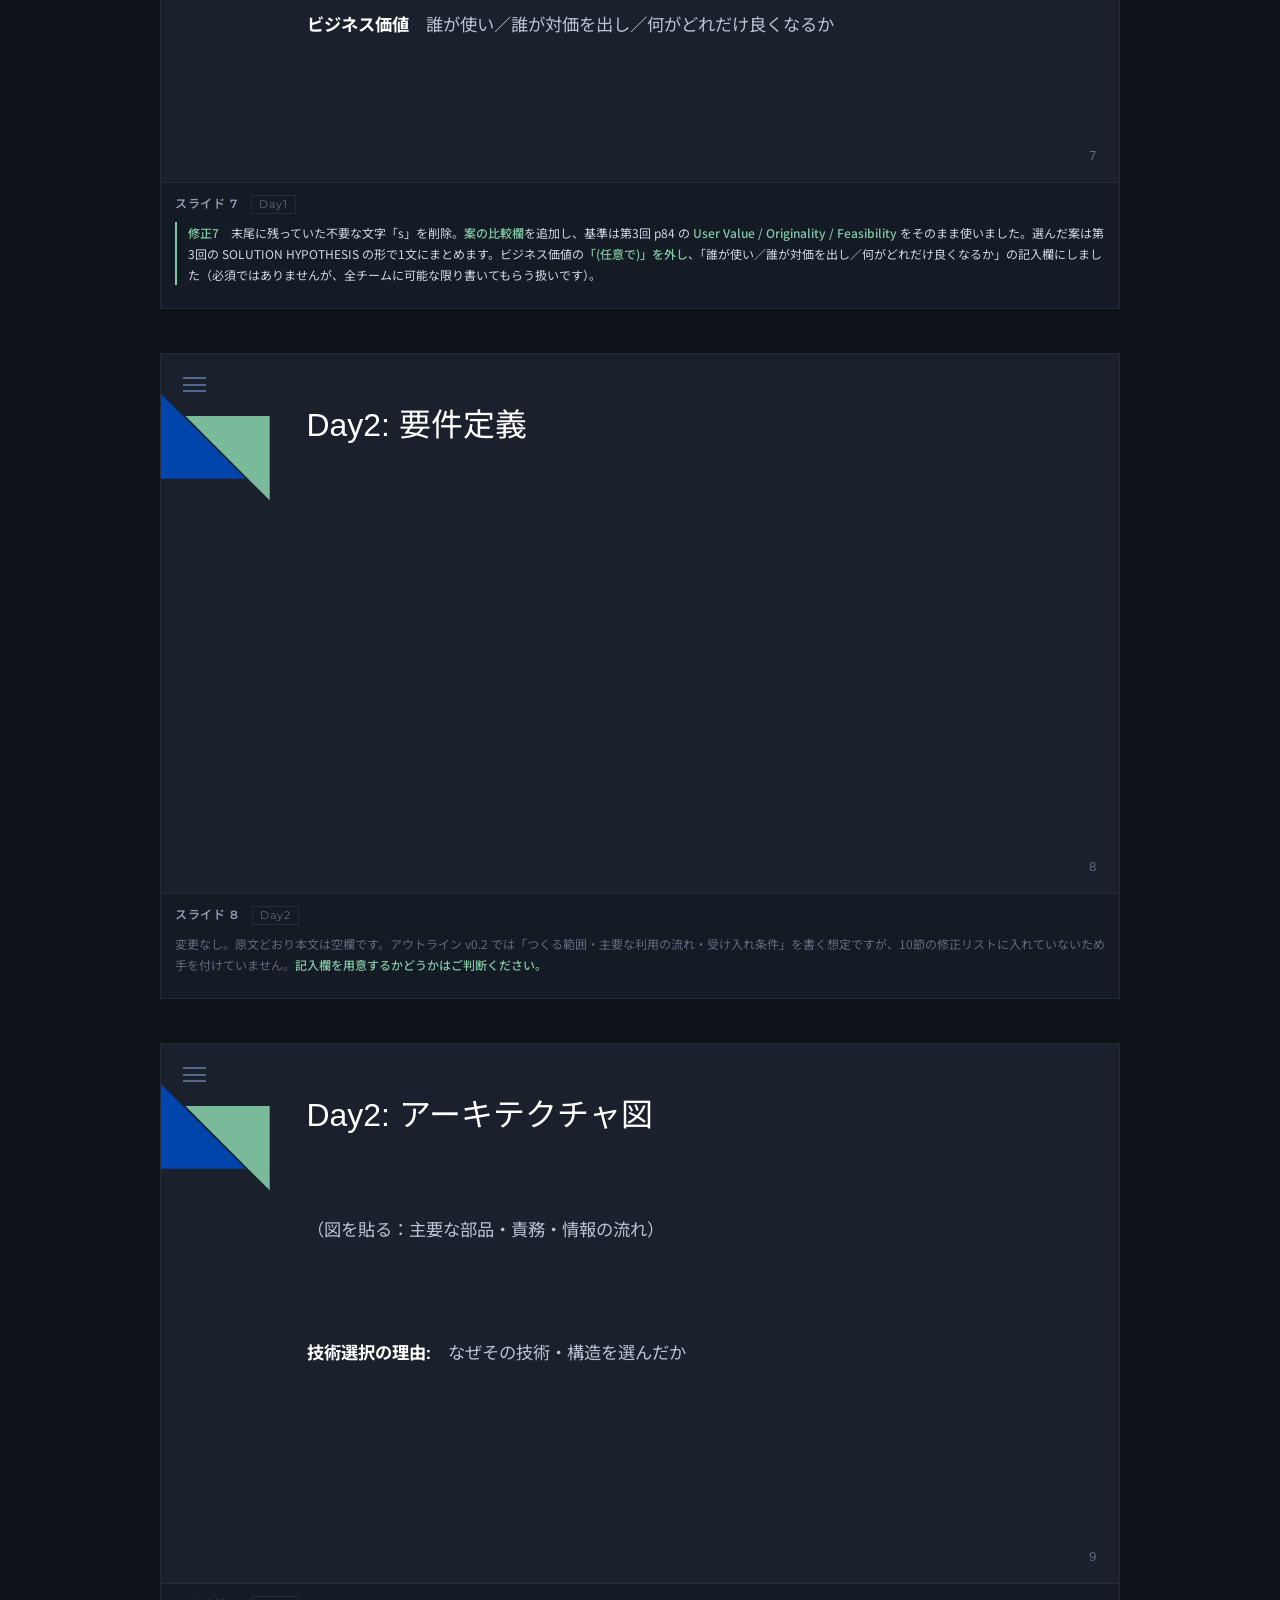
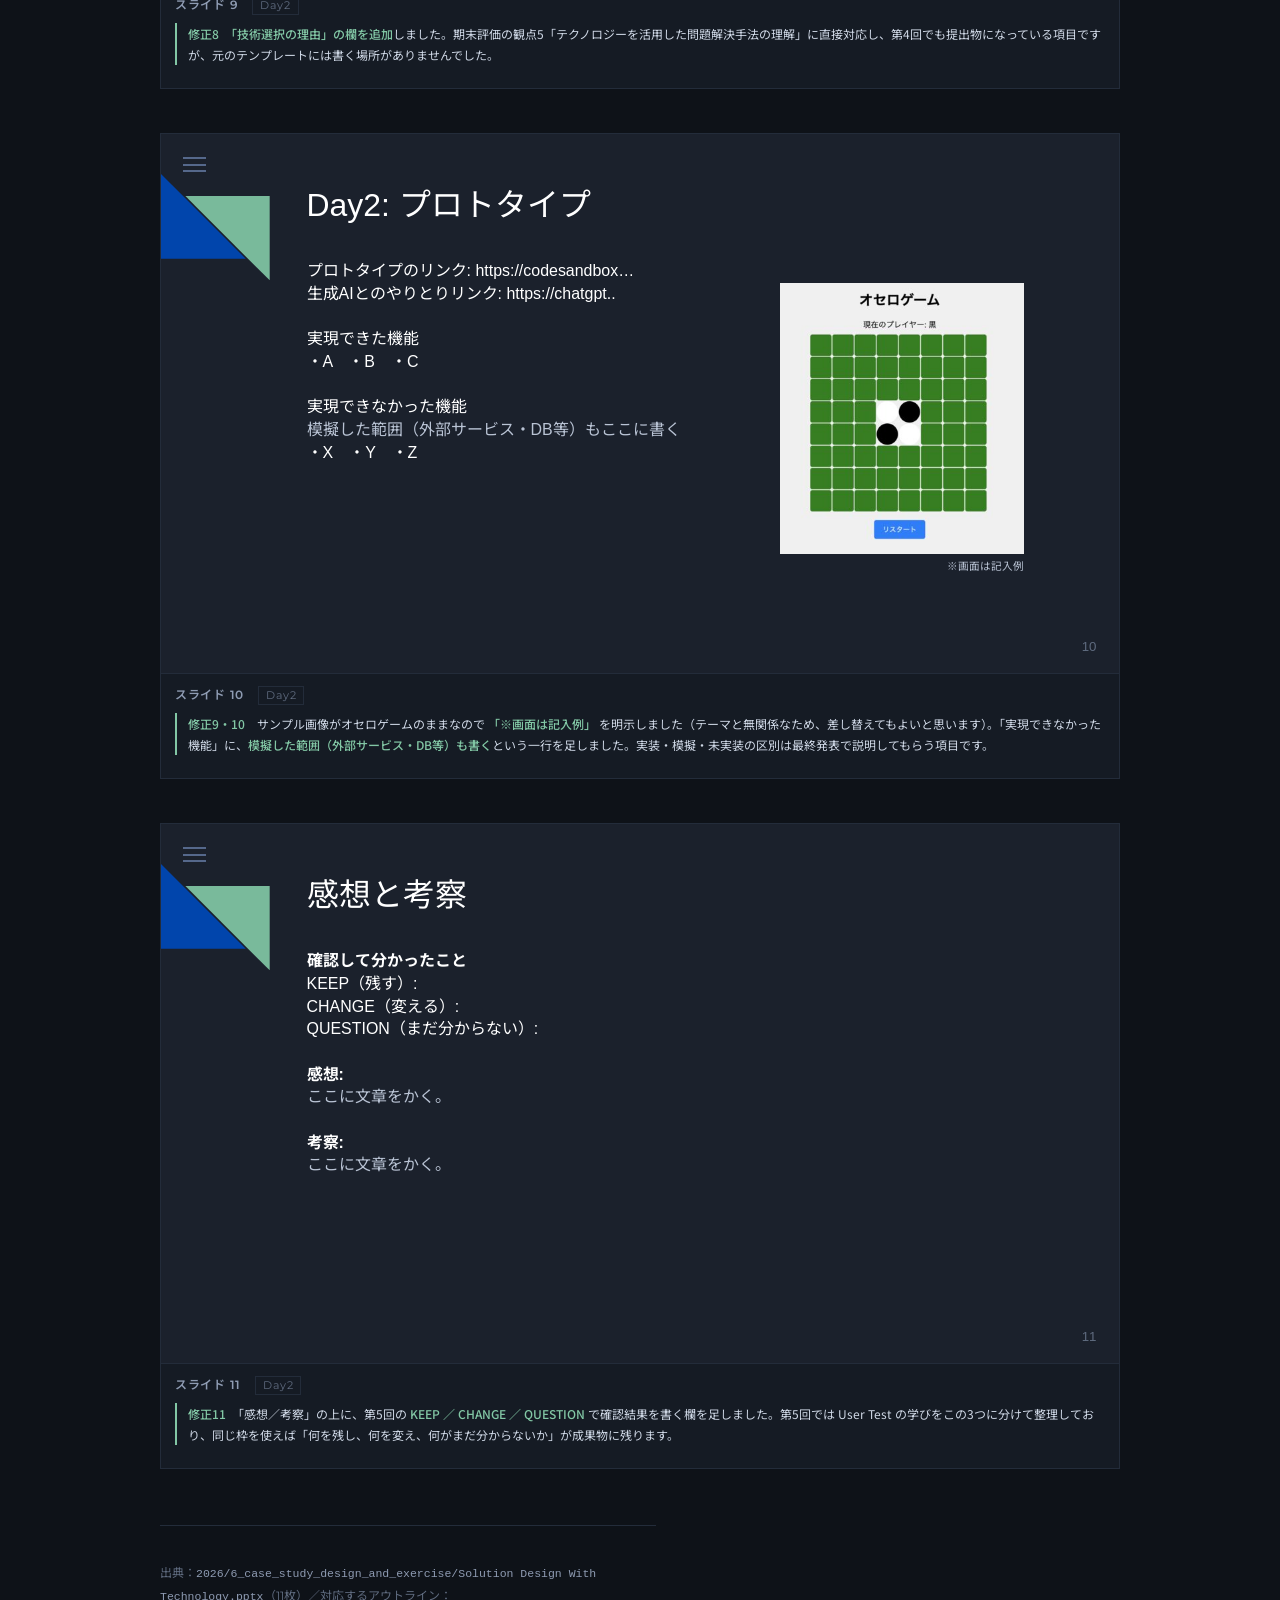
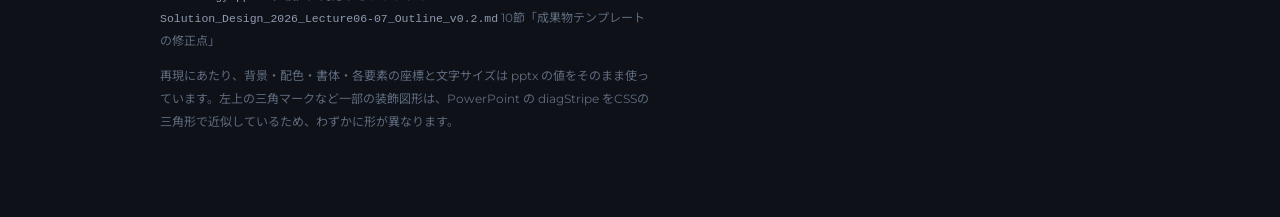
<file: 2026/6_case_study_design_and_exercise/template-review/index.html>
<!doctype html>
<html lang="ja">
<head>
<meta charset="utf-8">
<meta name="viewport" content="width=device-width, initial-scale=1">
<meta name="description" content="Solution Design with Technology 2026 第6・7回 成果物テンプレートの改訂案。pptx全11枚をレイアウトそのままHTML化し、修正点と理由を併記。">
<title>成果物テンプレート 改訂案</title>
<link rel="stylesheet" href="https://fonts.googleapis.com/css2?family=Montserrat:wght@400;500;600&family=Noto+Sans+JP:wght@400;500;700&display=swap">
<style>
  /* ===== パレット：pptx の theme1.xml から取得（変更していない） =====
     dk1 #1B212C / lt1 #FFFFFF / lt2 #82C7A5 / accent1 #0145AC / 罫 #55688B */
  :root{
    --deck-bg:#1B212C;
    --deck-fg:#FFFFFF;
    --deck-blue:#0145AC;
    --deck-green:#82C7A5;
    --deck-rule:#55688B;

    --shell:#0E1218;
    --shell-2:#151B24;
    --edge:#232C3A;
    --meta:#8E9BB2;
    --meta-dim:#5F6B7F;

    --jp:"Hiragino Kaku Gothic ProN","Hiragino Sans","Yu Gothic Medium","Yu Gothic",Meiryo,"Noto Sans JP",sans-serif;
    --deck-face:Arial,Helvetica,var(--jp);
    --ui:"Montserrat",var(--jp);
  }
  html{color-scheme:dark}
  img{max-width:100%}
  [hidden]{display:none!important}
  *{box-sizing:border-box}
  body{
    margin:0;
    background:var(--shell);
    color:var(--deck-fg);
    font-family:var(--ui);
    -webkit-font-smoothing:antialiased;
  }

  /* ===== ページ外枠（スライドの外側。デッキのデザインには含まれない） ===== */
  .wrap{max-width:1000px;margin:0 auto;padding-inline:20px;padding-block:0 72px}

  header.top{
    position:sticky;top:0;z-index:20;
    background:color-mix(in srgb,var(--shell) 92%,transparent);
    backdrop-filter:blur(8px);
    border-bottom:1px solid var(--edge);
    margin-inline:-20px;padding-inline:20px;
  }
  .top-in{
    max-width:1000px;margin:0 auto;
    display:flex;flex-wrap:wrap;gap:12px 20px;align-items:baseline;
    padding-block:14px;
  }
  .top h1{
    font-size:15px;font-weight:600;letter-spacing:.02em;margin:0;
    font-family:var(--ui);
  }
  .top .sub{font-size:12px;color:var(--meta);margin:0}
  .top .spacer{flex:1 1 auto;min-width:0}
  .toggle{
    font:inherit;font-size:12px;letter-spacing:.04em;
    color:var(--deck-fg);background:transparent;
    border:1px solid var(--edge);border-radius:2px;
    padding:6px 12px;cursor:pointer;white-space:nowrap;
  }
  .toggle:hover{border-color:var(--deck-rule)}
  .toggle:focus-visible{outline:2px solid var(--deck-green);outline-offset:2px}

  .intro{padding-block:36px 8px;max-width:62ch}
  .intro p{font-size:13.5px;line-height:1.85;color:var(--meta);margin:0 0 12px}
  .intro strong{color:var(--deck-fg);font-weight:500}
  .legend{display:flex;flex-wrap:wrap;gap:8px 18px;margin-top:18px;font-size:11.5px;color:var(--meta-dim)}
  .legend span{display:flex;align-items:center;gap:7px}
  .swatch{width:9px;height:9px;flex:none}
  .swatch.ch{background:var(--deck-green)}
  .swatch.no{background:var(--meta-dim)}

  /* ===== スライド：720×405pt を原寸比で再現 ===== */
  .deck{display:flex;flex-direction:column;gap:44px;margin-top:36px}
  figure.slide-row{margin:0;display:flex;flex-direction:column;gap:0}

  .stage{
    container-type:inline-size;
    width:100%;
    border:1px solid var(--edge);
    border-bottom:none;
  }
  .slide{
    --u:calc(100cqw / 720);          /* 1 単位 = pptx の 1pt */
    position:relative;
    width:100%;
    aspect-ratio:720 / 405;
    background:var(--deck-bg);
    overflow:hidden;
    font-family:var(--deck-face);
    color:var(--deck-fg);
  }
  .b{position:absolute;left:calc(var(--l)*var(--u));top:calc(var(--t)*var(--u));width:calc(var(--w)*var(--u));height:calc(var(--h)*var(--u))}
  .tx{
    padding:calc(7.2*var(--u));
    font-size:calc(var(--sz,13)*var(--u));
    line-height:1.42;
    white-space:pre-line;
  }
  .tx.title{font-size:calc(24*var(--u));line-height:1.3}
  .tx.toc{font-family:"Montserrat",var(--jp);font-size:calc(14*var(--u));line-height:1.26}
  .tx.toc.h{font-size:calc(24*var(--u))}
  .tx.big{font-size:calc(40*var(--u));line-height:1.18}
  .tx .lab{font-weight:700}
  .tx .dim{color:#B9C3D4}
  .num{
    font-size:calc(10*var(--u));color:var(--meta-dim);
    display:flex;align-items:flex-end;justify-content:flex-end;
    padding:calc(7.2*var(--u));
  }
  .cap{font-size:calc(8*var(--u));color:#B9C3D4;text-align:right;padding-top:calc(2*var(--u))}

  /* 角のマーク（layout TITLE_AND_BODY） */
  .bar{background:var(--deck-rule)}
  .tri{clip-path:polygon(0 0,100% 100%,0 100%)}
  .tri.r{clip-path:polygon(0 0,100% 0,100% 100%)}
  .tri.blue{background:var(--deck-blue)}
  .tri.green{background:var(--deck-green)}
  .faint{background:rgba(255,255,255,.073);clip-path:polygon(0 0,100% 0,100% 100%)}
  .faint.big{background:rgba(255,255,255,.0346)}

  .img{object-fit:cover;display:block}
  .img.rt{clip-path:polygon(100% 0,100% 100%,0 100%)}
  .img.rt-flip{clip-path:polygon(0 0,100% 0,0 100%)}
  .ring{border:calc(1*var(--u)) solid rgba(255,255,255,.28);border-radius:50%}

  /* ===== 各スライドの下の注記（スライドの外） ===== */
  figcaption{
    border:1px solid var(--edge);
    background:var(--shell-2);
    display:grid;grid-template-columns:auto auto 1fr;gap:4px 14px;align-items:baseline;
    padding:11px 14px;
    font-size:12px;
  }
  .sn{font-family:var(--ui);font-weight:600;letter-spacing:.06em;color:var(--meta);white-space:nowrap}
  .day{
    font-family:var(--ui);font-size:10.5px;letter-spacing:.08em;
    color:var(--meta-dim);border:1px solid var(--edge);padding:2px 7px;white-space:nowrap;
  }
  .note{grid-column:1 / -1;line-height:1.75;color:var(--meta);font-family:var(--jp)}
  .note.changed{color:#CFD8E6;border-left:2px solid var(--deck-green);padding-left:11px;margin-top:4px}
  .note.same{color:var(--meta-dim);margin-top:4px}
  .note b{color:var(--deck-green);font-weight:500}
  body.clean figcaption .note{display:none}
  body.clean figcaption{padding-block:9px}

  footer{margin-top:56px;padding-top:24px;border-top:1px solid var(--edge);font-size:12px;line-height:1.9;color:var(--meta-dim);max-width:62ch}
  footer code{font-family:ui-monospace,SFMono-Regular,Menlo,monospace;font-size:11.5px;color:var(--meta)}

  @media (max-width:560px){
    .top-in{padding-block:11px}
    .intro{padding-block:26px 4px}
    figcaption{grid-template-columns:auto 1fr}
  }
  @media (prefers-reduced-motion:reduce){*{transition:none!important;animation:none!important}}
</style>
</head>
<body>

<header class="top">
  <div class="top-in">
    <div>
      <h1>成果物テンプレート 改訂案</h1>
      <p class="sub">Solution Design with Technology 2026 ／ 第6・7回</p>
    </div>
    <div class="spacer"></div>
    <button class="toggle" id="t" type="button" aria-pressed="false">変更メモを隠す</button>
  </div>
</header>

<div class="wrap">

  <section class="intro">
    <p><code style="font-family:ui-monospace,Menlo,monospace;font-size:12px">Solution Design With Technology.pptx</code> の全11枚を、レイアウト・配色・書体をそのままHTMLに起こしたものです。<strong>デザインは変更していません。</strong>位置と文字サイズは pptx の値（720×405pt、背景 #1B212C、本文13pt、見出し24pt）をそのまま使っています。</p>
    <p>変えたのは<strong>記入欄の中身だけ</strong>で、アウトライン v0.2 の10節に挙げた11項目に対応します。各スライドの下に、何をどう変えたかを書いています。</p>
    <div class="legend">
      <span><i class="swatch ch"></i>記入欄を変更したスライド</span>
      <span><i class="swatch no"></i>変更なし</span>
    </div>
  </section>

  <div class="deck">

    <!-- ============ 1 ============ -->
    <figure class="slide-row">
      <div class="stage"><div class="slide">
        <img class="b img rt" style="--l:0;--t:0;--w:406.1;--h:405;opacity:.66" src="assets/title-bg.jpg" alt="">
        <img class="b img rt-flip" style="--l:549.4;--t:0;--w:170.6;--h:158.5;opacity:.31" src="assets/title-corner.jpg" alt="">
        <div class="b tri blue" style="--l:0.5;--t:-0.4;--w:180.4;--h:181.1"></div>
        <div class="b tri r green" style="--l:51.4;--t:45.4;--w:181.1;--h:180.4;opacity:.92"></div>
        <div class="b tx big" style="--l:278.5;--t:124.3;--w:395.1;--h:124.3">Solution Design
with Technology
最終課題</div>
        <div class="b tx" style="--l:400.3;--t:309;--w:297.3;--h:48">チーム名:
メンバー（氏名・学籍番号）:</div>
        <div class="b num" style="--l:667.1;--t:367.2;--w:43.2;--h:31">1</div>
      </div></div>
      <figcaption>
        <span class="sn">スライド 1</span><span class="day">表紙</span>
        <p class="note changed"><b>修正1</b>　「名前／学籍番号」を <b>「チーム名／メンバー（氏名・学籍番号）」</b> に変更。5チーム編成（2名×4＋3名×1）に合わせ、メンバー全員分を書く欄にしました。</p>
      </figcaption>
    </figure>

    <!-- ============ 2 ============ -->
    <figure class="slide-row">
      <div class="stage"><div class="slide">
        <div class="b faint big" style="--l:347.1;--t:-0.1;--w:372.8;--h:373"></div>
        <div class="b faint" style="--l:442.4;--t:97.4;--w:63.7;--h:63.7"></div>
        <div class="b faint" style="--l:460.6;--t:113.7;--w:63.7;--h:63.7"></div>
        <div class="b faint" style="--l:471.4;--t:194.4;--w:63.7;--h:63.7"></div>
        <div class="b faint" style="--l:489.9;--t:210.8;--w:63.7;--h:63.7"></div>
        <div class="b faint" style="--l:525.6;--t:146.6;--w:63.7;--h:63.7"></div>
        <div class="b faint" style="--l:543.9;--t:163;--w:63.7;--h:63.7"></div>
        <div class="b faint" style="--l:540.2;--t:195.1;--w:63.7;--h:63.7"></div>
        <div class="b faint" style="--l:627.2;--t:212;--w:63.7;--h:63.7"></div>
        <div class="b faint" style="--l:641.3;--t:260.5;--w:63.7;--h:63.7"></div>
        <div class="b faint" style="--l:554.9;--t:243.7;--w:63.7;--h:63.7"></div>
        <div class="b faint" style="--l:573;--t:260;--w:63.7;--h:63.7"></div>
        <div class="b faint" style="--l:569.1;--t:292.2;--w:63.7;--h:63.7"></div>
        <div class="b faint" style="--l:587.6;--t:308.5;--w:63.7;--h:63.7"></div>
        <div class="b faint" style="--l:638;--t:292.8;--w:63.7;--h:63.7"></div>
        <div class="b faint" style="--l:656.3;--t:309.1;--w:63.7;--h:63.7"></div>
        <div class="b faint" style="--l:652.6;--t:341.3;--w:63.7;--h:63.7"></div>
        <div class="b tx toc h" style="--l:102.2;--t:89.2;--w:554.2;--h:38.4">目次</div>
        <div class="b tx toc" style="--l:101.9;--t:162.6;--w:280;--h:175">課題の背景と目的
ユーザリサーチ結果
ペルソナ
着目した課題
ソリューションアイディア
要件定義
アーキテクチャ図
プロトタイプ
感想と考察</div>
        <div class="b num" style="--l:667.1;--t:367.2;--w:43.2;--h:31">2</div>
      </div></div>
      <figcaption>
        <span class="sn">スライド 2</span><span class="day">目次</span>
        <p class="note changed"><b>修正2</b>　<b>「ストリーボード」「ユーザーストーリーマップ」を削除</b>（対応するスライドが存在せず、第3回・第5回でもテンプレートとして教えていないため）。かわりに実在する <b>「ユーザリサーチ結果」「着目した課題」「ソリューションアイディア」「要件定義」</b> を追記し、9項目をスライド順に並べました。</p>
      </figcaption>
    </figure>

    <!-- ============ 3 ============ -->
    <figure class="slide-row">
      <div class="stage"><div class="slide">
        <div class="b bar" style="--l:16.7;--t:17.5;--w:17.3;--h:1.5"></div>
        <div class="b bar" style="--l:16.7;--t:22.4;--w:17.3;--h:1.5"></div>
        <div class="b bar" style="--l:16.7;--t:27.3;--w:17.3;--h:1.5"></div>
        <div class="b tri blue" style="--l:0;--t:30;--w:63.7;--h:63.7"></div>
        <div class="b tri r green" style="--l:18;--t:46.3;--w:63.7;--h:63.7;opacity:.92"></div>
        <div class="b tx title" style="--l:102.2;--t:31;--w:554.2;--h:72">課題の背景と目的</div>
        <div class="b tx" style="--l:76.6;--t:111.7;--w:636.2;--h:250.9;--sz:14"><span class="lab">背景:</span>　<span class="dim">選んだテーマ（10テーマから一つ）と、対象の職種・場面を書く。</span>
　　　<span class="dim">例：「宿泊施設で働く人 ／ フロント担当 ／ 部屋の状態共有」</span>

<span class="lab">目的:</span>　<span class="dim">その人の仕事が、テクノロジーによってどう良くなるのかを書く。</span>

<span class="lab">課題:</span>　<span class="dim">「○○（対象の職種）の△△（場面）を支えるソリューションの提案とプロトタイプ開発」</span>

<span class="lab">このテーマを選んだ理由:</span></div>
        <div class="b num" style="--l:667.1;--t:367.2;--w:43.2;--h:31">3</div>
      </div></div>
      <figcaption>
        <span class="sn">スライド 3</span><span class="day">Day1</span>
        <p class="note changed"><b>修正3</b>　記入済みだった「地域の高齢者の生活の質を向上させるアプリ」の文面を<b>すべて削除し、記入欄に差し替え</b>。テーマは講師が提示する10候補から各チームが選ぶ方式（重複なし・早い者勝ち）になったためです。背景／目的／課題という元の3段構成は維持し、「このテーマを選んだ理由」を1行足しました。</p>
      </figcaption>
    </figure>

    <!-- ============ 4 ============ -->
    <figure class="slide-row">
      <div class="stage"><div class="slide">
        <div class="b bar" style="--l:16.7;--t:17.5;--w:17.3;--h:1.5"></div>
        <div class="b bar" style="--l:16.7;--t:22.4;--w:17.3;--h:1.5"></div>
        <div class="b bar" style="--l:16.7;--t:27.3;--w:17.3;--h:1.5"></div>
        <div class="b tri blue" style="--l:0;--t:30;--w:63.7;--h:63.7"></div>
        <div class="b tri r green" style="--l:18;--t:46.3;--w:63.7;--h:63.7;opacity:.92"></div>
        <div class="b tx title" style="--l:102.2;--t:31;--w:554.2;--h:72">Day1: ユーザリサーチ結果</div>
        <div class="b tx" style="--l:102.2;--t:123.4;--w:554.2;--h:229.2"><span class="lab">FACT</span>　<span class="dim">公開情報で確認できたこと。出典URLを添える。</span>
・

<span class="lab">ASSUMPTION</span>　<span class="dim">AIや自分たちが補った、まだ確かめていないこと。</span>
・

<span class="lab">QUESTION</span>　<span class="dim">確かめられなかったこと。空欄にせず残す。</span>
・

<span class="lab">参照したURL:</span></div>
        <div class="b num" style="--l:667.1;--t:367.2;--w:43.2;--h:31">4</div>
      </div></div>
      <figcaption>
        <span class="sn">スライド 4</span><span class="day">Day1</span>
        <p class="note changed"><b>修正4</b>　空欄だった本文を、第3回の用語である <b>FACT ／ ASSUMPTION ／ QUESTION</b> の3区画にしました。学生が直接の経験を持たない職種を扱うため、AIの出力をそのままFACTとして書かせないための枠です。第3回 p62「与えられた情報＝FACT、AIや自分たちが補った内容＝ASSUMPTION」と同じ区別を使っています。</p>
      </figcaption>
    </figure>

    <!-- ============ 5 ============ -->
    <figure class="slide-row">
      <div class="stage"><div class="slide">
        <div class="b bar" style="--l:16.7;--t:17.5;--w:17.3;--h:1.5"></div>
        <div class="b bar" style="--l:16.7;--t:22.4;--w:17.3;--h:1.5"></div>
        <div class="b bar" style="--l:16.7;--t:27.3;--w:17.3;--h:1.5"></div>
        <div class="b tri blue" style="--l:0;--t:30;--w:63.7;--h:63.7"></div>
        <div class="b tri r green" style="--l:18;--t:46.3;--w:63.7;--h:63.7;opacity:.92"></div>
        <img class="b img rt-flip" style="--l:491.4;--t:0.4;--w:228.2;--h:211.9" src="assets/persona.jpg" alt="ペルソナ写真の記入例">
        <div class="b cap" style="--l:491.4;--t:213;--w:220;--h:12">※写真は記入例</div>
        <div class="b tx" style="--l:102.2;--t:37.2;--w:276.5;--h:25.3;--sz:10">ペルソナ 01</div>
        <div class="b tx title" style="--l:102.2;--t:66.3;--w:441.7;--h:47.1">Day1: ペルソナ名</div>
        <div class="b tx" style="--l:102.2;--t:123.4;--w:525.9;--h:254.4">1. 属性・役割:　<span class="dim">どんな仕事と責任を持つ人か</span>
2. 行動:　<span class="dim">日々どう働き、誰と関わるか</span>
3. 思考:　<span class="dim">何を考えているか</span>
4. 目的・Need:　<span class="dim">何を達成したいか／何を避けたいか</span>
5. 困りごと・制約:　<span class="dim">何に阻まれているか</span>

<span class="dim">※ わかっていること（FACT）と、補った仮説（ASSUMPTION）を区別して書く。</span></div>
        <div class="b ring" style="--l:266.8;--t:262.6;--w:51.7;--h:51.7"></div>
        <div class="b num" style="--l:667.1;--t:367.2;--w:43.2;--h:31">5</div>
      </div></div>
      <figcaption>
        <span class="sn">スライド 5</span><span class="day">Day1</span>
        <p class="note changed"><b>修正5・6</b>　記入項目を<b>第5回の「Personaの基本フォーマット」5項目</b>（属性・役割／行動／思考／目的・Need／困りごと・制約）に差し替えました。元の「名前／年齢／家族構成／居住地／職業／趣味／性格／課題・ニーズ」は第5回の教え方と食い違い、仕事の課題を扱う今回に必要な「行動」「目的・Need」「困りごと・制約」が欠けていたためです。ストック写真には<b>「※写真は記入例」</b>を明示しました。</p>
      </figcaption>
    </figure>

    <!-- ============ 6 ============ -->
    <figure class="slide-row">
      <div class="stage"><div class="slide">
        <div class="b bar" style="--l:16.7;--t:17.5;--w:17.3;--h:1.5"></div>
        <div class="b bar" style="--l:16.7;--t:22.4;--w:17.3;--h:1.5"></div>
        <div class="b bar" style="--l:16.7;--t:27.3;--w:17.3;--h:1.5"></div>
        <div class="b tri blue" style="--l:0;--t:30;--w:63.7;--h:63.7"></div>
        <div class="b tri r green" style="--l:18;--t:46.3;--w:63.7;--h:63.7;opacity:.92"></div>
        <div class="b tx title" style="--l:102.2;--t:31;--w:554.2;--h:72">Day1: 着目した課題</div>
        <div class="b tx" style="--l:102.2;--t:123.4;--w:554.2;--h:229.2">顧客の課題やインサイト等を記入</div>
        <div class="b num" style="--l:667.1;--t:367.2;--w:43.2;--h:31">6</div>
      </div></div>
      <figcaption>
        <span class="sn">スライド 6</span><span class="day">Day1</span>
        <p class="note same">変更なし。原文のままです。</p>
      </figcaption>
    </figure>

    <!-- ============ 7 ============ -->
    <figure class="slide-row">
      <div class="stage"><div class="slide">
        <div class="b bar" style="--l:16.7;--t:17.5;--w:17.3;--h:1.5"></div>
        <div class="b bar" style="--l:16.7;--t:22.4;--w:17.3;--h:1.5"></div>
        <div class="b bar" style="--l:16.7;--t:27.3;--w:17.3;--h:1.5"></div>
        <div class="b tri blue" style="--l:0;--t:30;--w:63.7;--h:63.7"></div>
        <div class="b tri r green" style="--l:18;--t:46.3;--w:63.7;--h:63.7;opacity:.92"></div>
        <div class="b tx title" style="--l:102.2;--t:31;--w:554.2;--h:72">Day1: ソリューションアイディア</div>
        <div class="b tx" style="--l:102.2;--t:123.4;--w:554.2;--h:229.2"><span class="lab">案の比較</span>　<span class="dim">User Value（この人の仕事がどう良くなる） ／ Originality ／ Feasibility</span>
・案A:
・案B:
・案C:

<span class="lab">選んだ案と、その理由</span>
<span class="dim">このUSERが＿＿＿できるように、＿＿＿というSolutionを試したい。なぜなら＿＿＿。</span>

<span class="lab">ビジネス価値</span>　<span class="dim">誰が使い／誰が対価を出し／何がどれだけ良くなるか</span></div>
        <div class="b num" style="--l:667.1;--t:367.2;--w:43.2;--h:31">7</div>
      </div></div>
      <figcaption>
        <span class="sn">スライド 7</span><span class="day">Day1</span>
        <p class="note changed"><b>修正7</b>　末尾に残っていた不要な文字「s」を削除。<b>案の比較欄</b>を追加し、基準は第3回 p84 の <b>User Value / Originality / Feasibility</b> をそのまま使いました。選んだ案は第3回の SOLUTION HYPOTHESIS の形で1文にまとめます。ビジネス価値の<b>「(任意で)」を外し</b>、「誰が使い／誰が対価を出し／何がどれだけ良くなるか」の記入欄にしました（必須ではありませんが、全チームに可能な限り書いてもらう扱いです）。</p>
      </figcaption>
    </figure>

    <!-- ============ 8 ============ -->
    <figure class="slide-row">
      <div class="stage"><div class="slide">
        <div class="b bar" style="--l:16.7;--t:17.5;--w:17.3;--h:1.5"></div>
        <div class="b bar" style="--l:16.7;--t:22.4;--w:17.3;--h:1.5"></div>
        <div class="b bar" style="--l:16.7;--t:27.3;--w:17.3;--h:1.5"></div>
        <div class="b tri blue" style="--l:0;--t:30;--w:63.7;--h:63.7"></div>
        <div class="b tri r green" style="--l:18;--t:46.3;--w:63.7;--h:63.7;opacity:.92"></div>
        <div class="b tx title" style="--l:102.2;--t:31;--w:554.2;--h:72">Day2: 要件定義</div>
        <div class="b num" style="--l:667.1;--t:367.2;--w:43.2;--h:31">8</div>
      </div></div>
      <figcaption>
        <span class="sn">スライド 8</span><span class="day">Day2</span>
        <p class="note same">変更なし。原文どおり本文は空欄です。アウトライン v0.2 では「つくる範囲・主要な利用の流れ・受け入れ条件」を書く想定ですが、10節の修正リストに入れていないため手を付けていません。<b>記入欄を用意するかどうかはご判断ください。</b></p>
      </figcaption>
    </figure>

    <!-- ============ 9 ============ -->
    <figure class="slide-row">
      <div class="stage"><div class="slide">
        <div class="b bar" style="--l:16.7;--t:17.5;--w:17.3;--h:1.5"></div>
        <div class="b bar" style="--l:16.7;--t:22.4;--w:17.3;--h:1.5"></div>
        <div class="b bar" style="--l:16.7;--t:27.3;--w:17.3;--h:1.5"></div>
        <div class="b tri blue" style="--l:0;--t:30;--w:63.7;--h:63.7"></div>
        <div class="b tri r green" style="--l:18;--t:46.3;--w:63.7;--h:63.7;opacity:.92"></div>
        <div class="b tx title" style="--l:102.2;--t:31;--w:554.2;--h:72">Day2: アーキテクチャ図</div>
        <div class="b tx" style="--l:102.2;--t:123.4;--w:554.2;--h:229.2"><span class="dim">（図を貼る：主要な部品・責務・情報の流れ）</span>




<span class="lab">技術選択の理由:</span>　<span class="dim">なぜその技術・構造を選んだか</span></div>
        <div class="b num" style="--l:667.1;--t:367.2;--w:43.2;--h:31">9</div>
      </div></div>
      <figcaption>
        <span class="sn">スライド 9</span><span class="day">Day2</span>
        <p class="note changed"><b>修正8</b>　<b>「技術選択の理由」の欄を追加</b>しました。期末評価の観点5「テクノロジーを活用した問題解決手法の理解」に直接対応し、第4回でも提出物になっている項目ですが、元のテンプレートには書く場所がありませんでした。</p>
      </figcaption>
    </figure>

    <!-- ============ 10 ============ -->
    <figure class="slide-row">
      <div class="stage"><div class="slide">
        <div class="b bar" style="--l:16.7;--t:17.5;--w:17.3;--h:1.5"></div>
        <div class="b bar" style="--l:16.7;--t:22.4;--w:17.3;--h:1.5"></div>
        <div class="b bar" style="--l:16.7;--t:27.3;--w:17.3;--h:1.5"></div>
        <div class="b tri blue" style="--l:0;--t:30;--w:63.7;--h:63.7"></div>
        <div class="b tri r green" style="--l:18;--t:46.3;--w:63.7;--h:63.7;opacity:.92"></div>
        <img class="b img" style="--l:465.2;--t:112.3;--w:183.6;--h:203.1" src="assets/prototype.jpg" alt="プロトタイプ画面の記入例">
        <div class="b cap" style="--l:465.2;--t:316.5;--w:183.6;--h:12">※画面は記入例</div>
        <div class="b tx title" style="--l:102.2;--t:31;--w:554.2;--h:72">Day2: プロトタイプ</div>
        <div class="b tx" style="--l:102.2;--t:87.8;--w:441.7;--h:230;--sz:12">プロトタイプのリンク: https://codesandbox…
生成AIとのやりとりリンク: https://chatgpt..

実現できた機能
・A　・B　・C

実現できなかった機能
<span class="dim">模擬した範囲（外部サービス・DB等）もここに書く</span>
・X　・Y　・Z</div>
        <div class="b num" style="--l:667.1;--t:367.2;--w:43.2;--h:31">10</div>
      </div></div>
      <figcaption>
        <span class="sn">スライド 10</span><span class="day">Day2</span>
        <p class="note changed"><b>修正9・10</b>　サンプル画像がオセロゲームのままなので <b>「※画面は記入例」</b> を明示しました（テーマと無関係なため、差し替えてもよいと思います）。「実現できなかった機能」に、<b>模擬した範囲（外部サービス・DB等）も書く</b>という一行を足しました。実装・模擬・未実装の区別は最終発表で説明してもらう項目です。</p>
      </figcaption>
    </figure>

    <!-- ============ 11 ============ -->
    <figure class="slide-row">
      <div class="stage"><div class="slide">
        <div class="b bar" style="--l:16.7;--t:17.5;--w:17.3;--h:1.5"></div>
        <div class="b bar" style="--l:16.7;--t:22.4;--w:17.3;--h:1.5"></div>
        <div class="b bar" style="--l:16.7;--t:27.3;--w:17.3;--h:1.5"></div>
        <div class="b tri blue" style="--l:0;--t:30;--w:63.7;--h:63.7"></div>
        <div class="b tri r green" style="--l:18;--t:46.3;--w:63.7;--h:63.7;opacity:.92"></div>
        <div class="b tx title" style="--l:102.2;--t:31;--w:554.2;--h:72">感想と考察</div>
        <div class="b tx" style="--l:102.2;--t:87.8;--w:500;--h:280;--sz:12"><span class="lab">確認して分かったこと</span>
KEEP（残す）:
CHANGE（変える）:
QUESTION（まだ分からない）:

<span class="lab">感想:</span>
<span class="dim">ここに文章をかく。</span>

<span class="lab">考察:</span>
<span class="dim">ここに文章をかく。</span></div>
        <div class="b num" style="--l:667.1;--t:367.2;--w:43.2;--h:31">11</div>
      </div></div>
      <figcaption>
        <span class="sn">スライド 11</span><span class="day">Day2</span>
        <p class="note changed"><b>修正11</b>　「感想／考察」の上に、第5回の <b>KEEP ／ CHANGE ／ QUESTION</b> で確認結果を書く欄を足しました。第5回では User Test の学びをこの3つに分けて整理しており、同じ枠を使えば「何を残し、何を変え、何がまだ分からないか」が成果物に残ります。</p>
      </figcaption>
    </figure>

  </div>

  <footer>
    <p>出典：<code>2026/6_case_study_design_and_exercise/Solution Design With Technology.pptx</code>（11枚）／対応するアウトライン：<code>Solution_Design_2026_Lecture06-07_Outline_v0.2.md</code> 10節「成果物テンプレートの修正点」</p>
    <p>再現にあたり、背景・配色・書体・各要素の座標と文字サイズは pptx の値をそのまま使っています。左上の三角マークなど一部の装飾図形は、PowerPoint の diagStripe をCSSの三角形で近似しているため、わずかに形が異なります。</p>
  </footer>

</div>

<script>
  (function () {
    var b = document.getElementById('t');
    b.addEventListener('click', function () {
      var on = document.body.classList.toggle('clean');
      b.textContent = on ? '変更メモを表示' : '変更メモを隠す';
      b.setAttribute('aria-pressed', on ? 'true' : 'false');
    });
  })();
</script>
</body>
</html>
</file>
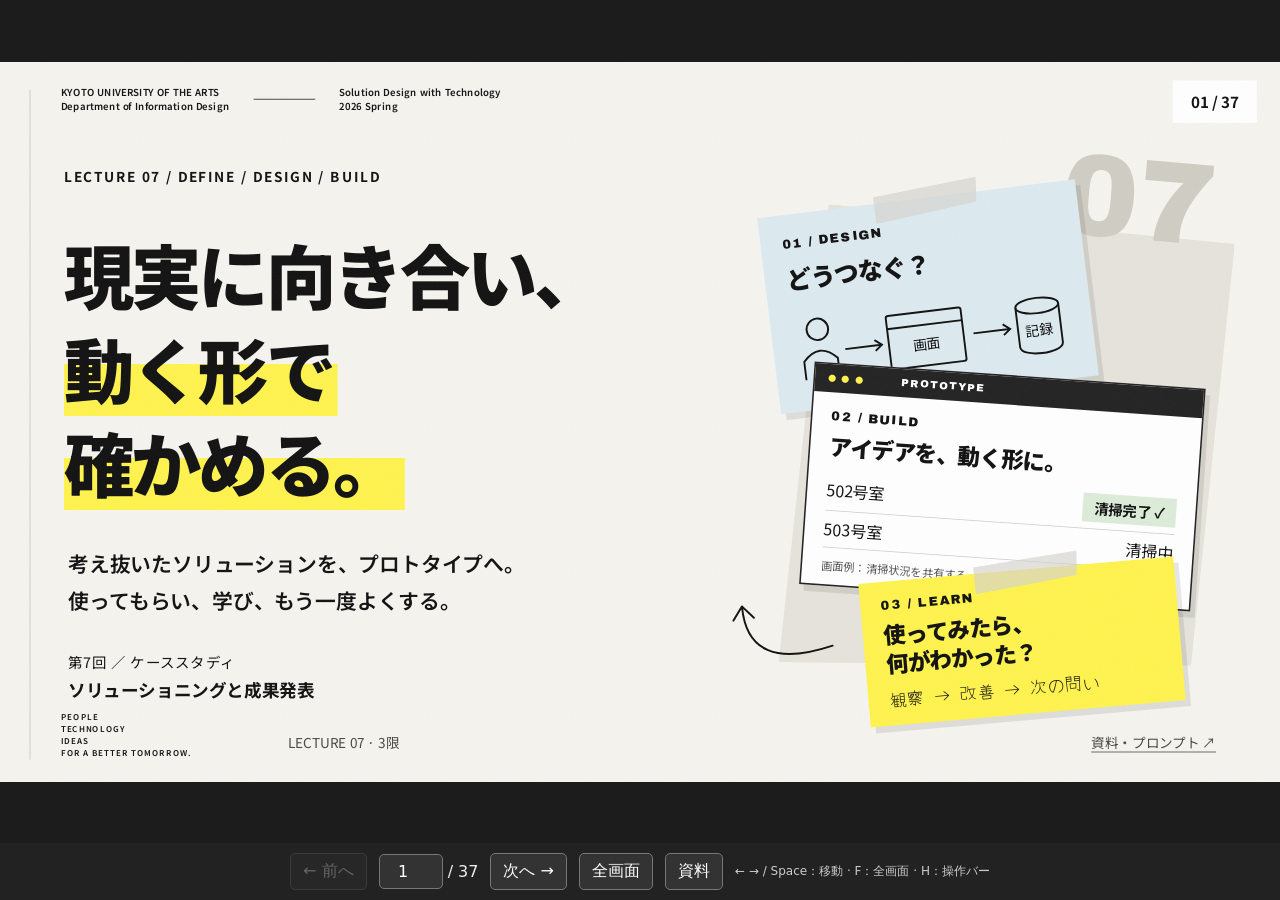
<file: 2026/7_case_study_solutioning_and_presentation/slides/index.html>
<!doctype html><html lang="ja"><head><meta charset="utf-8"><meta name="viewport" content="width=device-width,initial-scale=1"><title>第7回 ケーススタディ：ソリューショニングと成果発表</title><link rel="stylesheet" href="styles.css"></head><body><main id="stage" aria-label="第7回の講義スライド"><div id="deck"><section class="slide s4 s4-cover" data-title="現実に向き合い、動く形で確かめる。" aria-label="1：現実に向き合い、動く形で確かめる。"><header class="identity"><div>KYOTO UNIVERSITY OF THE ARTS<br>Department of Information Design</div><span class="identity-line"></span><div>Solution Design with Technology<br>2026 Spring</div></header><div class="page-tag">01 / 37</div><div class="eyebrow">LECTURE 07 / DEFINE / DESIGN / BUILD</div><h1>現実に向き合い、<br><mark>動く形で</mark><br><mark>確かめる。</mark></h1><div class="cover-sub">考え抜いたソリューションを、プロトタイプへ。<br>使ってもらい、学び、もう一度よくする。</div>
    <div class="s7-cover-course">第7回 ／ ケーススタディ<br><strong>ソリューショニングと成果発表</strong></div>
    <div class="s7-cover-board" aria-label="構成を考え、動く画面をつくり、使う様子から学ぶ">
      <div class="s7-cover-backdrop"></div><span class="s7-cover-number" aria-hidden="true">07</span>
      <article class="s7-sketch"><i class="tape"></i><span class="s7-kicker">01 / DESIGN</span><h2>どうつなぐ？</h2>
        <svg viewBox="0 0 360 125" role="img" aria-label="使う人から画面、記録へつながる構成のスケッチ"><g fill="none" stroke="currentColor" stroke-width="2.5"><circle cx="32" cy="36" r="14"/><path d="M10 100V76Q32 52 54 76V100 M65 66H112 M104 59L113 66L104 73"/><rect x="122" y="30" width="98" height="70" rx="3"/><path d="M122 47H220 M233 66H280 M272 59L281 66L272 73"/><ellipse cx="319" cy="40" rx="28" ry="10"/><path d="M291 40V91C291 106 347 106 347 91V40"/></g><g fill="currentColor" font-size="18" text-anchor="middle"><text x="171" y="79">画面</text><text x="319" y="79">記録</text></g></svg>
      </article>
      <article class="s7-prototype"><div class="s7-window-bar"><span>● ● ●</span> PROTOTYPE</div><div class="s7-window-body"><span class="s7-kicker">02 / BUILD</span><h2>アイデアを、動く形に。</h2><div class="s7-ui-row"><span>502号室</span><b>清掃完了 ✓</b></div><div class="s7-ui-row"><span>503号室</span><span>清掃中</span></div><small>画面例：清掃状況を共有する</small></div></article>
      <article class="s7-test-note"><i class="tape"></i><span class="s7-kicker">03 / LEARN</span><h2>使ってみたら、<br>何がわかった？</h2><span class="hand">観察 → 改善 → 次の問い</span></article>
      <svg class="s7-cover-arrow" viewBox="0 0 180 120" aria-hidden="true"><path d="M155 100Q20 125 24 22M8 40L24 20L40 40" fill="none" stroke="currentColor" stroke-width="3" stroke-linecap="round" stroke-linejoin="round"/></svg>
    </div><footer class="identity-bottom">PEOPLE<br>TECHNOLOGY<br>IDEAS<br>FOR A BETTER TOMORROW.</footer><div class="s4-foot"><span>LECTURE 07 · 3限</span><a href="workbook.html#section-1-4" target="_blank" rel="noopener">資料・プロンプト ↗</a></div></section>
<section class="slide s4 s4-" data-title="今日のゴールは、一本を通すこと。" aria-label="2：今日のゴールは、一本を通すこと。" hidden><header class="identity"><div>KYOTO UNIVERSITY OF THE ARTS<br>Department of Information Design</div><span class="identity-line"></span><div>Solution Design with Technology<br>2026 Spring</div></header><div class="page-tag">02 / 37</div><div class="eyebrow">LECTURE 07 / DEFINE / DESIGN / BUILD</div><h1>今日のゴールは、<mark>一本を通すこと。</mark></h1><div class="s4-content"><div class="s4-split"><article class="paper blue"><h2>3限｜最小の流れを動かす</h2><ul><li>条件を1〜3項目に絞り、構成図を描く</li><li>AC1：入力から結果まで動く</li></ul></article><article class="paper pink"><h2>4限｜確かめ、直し、伝える</h2><ul><li>他チームの操作を観察し、修正・再確認</li><li>判断の理由と、次に確かめたいことを発表</li></ul></article></div><div class="s7-goal-strip">今日埋める：成果物テンプレート <b>8 → 9 → 10 → 11</b></div></div><span class="s7-tag">説明</span><footer class="identity-bottom">PEOPLE<br>TECHNOLOGY<br>IDEAS<br>FOR A BETTER TOMORROW.</footer><div class="s4-foot"><span>LECTURE 07 · 3限</span><a href="workbook.html#section-1-3" target="_blank" rel="noopener">資料・プロンプト ↗</a></div></section>
<section class="slide s4 s4-" data-title="今日の成果物マップ。" aria-label="3：今日の成果物マップ。" hidden><header class="identity"><div>KYOTO UNIVERSITY OF THE ARTS<br>Department of Information Design</div><span class="identity-line"></span><div>Solution Design with Technology<br>2026 Spring</div></header><div class="page-tag">03 / 37</div><div class="eyebrow">LECTURE 07 / OUTPUT MAP</div><h1>今日の<mark>成果物マップ。</mark></h1><div class="s4-content"><table class="s4-table"><thead><tr><th>作業の記録（原本）</th><th>成果物テンプレートへ</th></tr></thead><tbody><tr><td>絞り込みシート 前半①〜⑥ → 後半AC</td><td>8：要件定義（要約）</td></tr><tr><td>構成2案を比較 → draw.ioの図・技術選択</td><td>9：構成図と選んだ理由</td></tr><tr><td>コード・共有情報・落とした機能</td><td>10：プロトタイプ・実現／未実装</td></tr><tr><td>相互確認シート → 対応・再確認</td><td>11：観察・解釈・判断・次の問い</td></tr><tr><td>specs/内のspec → plan → tasks</td><td>シート全文から生成。実装と一致させる</td></tr></tbody></table></div><span class="s7-tag">説明</span><footer class="identity-bottom">PEOPLE<br>TECHNOLOGY<br>IDEAS<br>FOR A BETTER TOMORROW.</footer><div class="s4-foot"><span>LECTURE 07 · 3限</span><a href="workbook.html#record-map" target="_blank" rel="noopener">資料・プロンプト ↗</a></div></section>
<section class="slide s4 s4-" data-title="3限の時間割｜絞って、つくり始める。" aria-label="4：3限の時間割｜絞って、つくり始める。" hidden><header class="identity"><div>KYOTO UNIVERSITY OF THE ARTS<br>Department of Information Design</div><span class="identity-line"></span><div>Solution Design with Technology<br>2026 Spring</div></header><div class="page-tag">04 / 37</div><div class="eyebrow">LECTURE 07 / DEFINE / DESIGN / BUILD</div><h1>3限の時間割｜<mark>絞って、つくり始める。</mark></h1><div class="s4-content"><div class="s7-agenda"><aside><span>3限</span><b>100</b><small>MINUTES</small><p>入力から結果まで、<br>最小の流れを通す。</p></aside><ol><li><strong>イントロダクションと準備</strong><span>前回の指摘を整理し、役割を決める</span><b>10<small>分</small></b><em class="s7-agenda-dest">準備</em></li><li><strong>受け入れ条件を絞り、仕様書にする</strong><span>考える8分 → AIで整理7分 → 仕様書を確認5分</span><b>20<small>分</small></b><em class="s7-agenda-dest">テンプレート8</em></li><li><strong>構成を決めて、技術を選ぶ</strong><span>2案を比較5分 → 図にする5分 → 理由を記録2分</span><b>12<small>分</small></b><em class="s7-agenda-dest">テンプレート9</em></li><li><strong>つくって、確かめる</strong><span>計画・タスク → AC1を実装 → 人が動作確認</span><b>50<small>分</small></b><em class="s7-agenda-dest">コード → 10</em></li><li><strong>予備</strong><span>絞り直しと仕様書の確認に使う</span><b>8<small>分</small></b><em class="s7-agenda-dest">シート・仕様書</em></li></ol></div></div><span class="s7-tag">説明</span><footer class="identity-bottom">PEOPLE<br>TECHNOLOGY<br>IDEAS<br>FOR A BETTER TOMORROW.</footer><div class="s4-foot"><span>LECTURE 07 · 3限</span><a href="workbook.html#section-1" target="_blank" rel="noopener">資料・プロンプト ↗</a></div></section>
<section class="slide s4 s4- s7-work" data-title="始める前に、手元を揃える。" aria-label="5：始める前に、手元を揃える。" hidden><header class="identity"><div>KYOTO UNIVERSITY OF THE ARTS<br>Department of Information Design</div><span class="identity-line"></span><div>Solution Design with Technology<br>2026 Spring</div></header><div class="page-tag">05 / 37</div><div class="eyebrow">LECTURE 07 / DEFINE / DESIGN / BUILD</div><h1>始める前に、<mark>手元を揃える。</mark></h1><div class="s4-content"><table class="s4-table"><thead><tr><th>開くもの</th><th>準備・確認すること</th></tr></thead><tbody><tr><td>第6回の成果物</td><td>対象・課題・選んだ案（成果物テンプレート5〜7）</td></tr><tr><td>今日の記録先</td><td>成果物テンプレート8〜11と、絞り込みシート</td></tr><tr><td>第7回用スターター</td><td>展開したフォルダそのものをAntigravity IDEで開く</td></tr><tr><td>準備完了の確認</td><td>チャットで /speckit- を入力し、コマンド一覧を確認</td></tr></tbody></table></div><span class="s7-tag">WORK</span><div class="s7-do">やること：準備を確認する</div><div class="s7-time">準備／導入中</div><div class="s7-progress"><span class="">8</span><span class="">9</span><span class="">10</span><span class="">11</span></div><aside class="s7-dest"><small>書く場所・残す場所</small><strong>準備</strong><span>手元の資料とIDEを確認する</span><em></em></aside><div class="takeaway">採用する内容と理由は、チームで判断しよう。</div><footer class="identity-bottom">PEOPLE<br>TECHNOLOGY<br>IDEAS<br>FOR A BETTER TOMORROW.</footer><div class="s4-foot"><span>LECTURE 07 · 3限</span><a href="workbook.html#section-2-7" target="_blank" rel="noopener">資料・プロンプト ↗</a></div></section>
<section class="slide s4 s4- s7-work" data-title="指摘を全部、実装しなくていい。" aria-label="6：指摘を全部、実装しなくていい。" hidden><header class="identity"><div>KYOTO UNIVERSITY OF THE ARTS<br>Department of Information Design</div><span class="identity-line"></span><div>Solution Design with Technology<br>2026 Spring</div></header><div class="page-tag">06 / 37</div><div class="eyebrow">LECTURE 07 / DEFINE / DESIGN / BUILD</div><h1>指摘を全部、<mark>実装しなくていい。</mark></h1><div class="s4-content"><div class="s4-split"><article class="paper blue"><h2>KEEP／CHANGE</h2><ul><li>残すものと、変える候補を分ける</li><li>指摘の背景と根拠を話し合う</li></ul></article><article class="paper pink"><h2>QUESTION</h2><ul><li>まだ分からないことを残す</li><li>変えない判断にも理由を書く</li></ul></article></div></div><span class="s7-tag">WORK</span><div class="s7-do">やること：中間発表の指摘を3つに分ける</div><div class="s7-time">5分</div><div class="s7-progress"><span class="">8</span><span class="">9</span><span class="">10</span><span class="active">11</span></div><aside class="s7-dest template"><small>書く場所・残す場所</small><strong>テンプレート 11</strong><span>QUESTION欄へ未確認の問いを書く</span><em>KEEP・CHANGEと理由はメモにも残す</em></aside><div class="takeaway">採用する内容と理由は、チームで判断しよう。</div><footer class="identity-bottom">PEOPLE<br>TECHNOLOGY<br>IDEAS<br>FOR A BETTER TOMORROW.</footer><div class="s4-foot"><span>LECTURE 07 · 3限</span><a href="workbook.html#section-1-4" target="_blank" rel="noopener">資料・プロンプト ↗</a></div></section>
<section class="slide s4 s4- s7-work" data-title="一つの画面を、全員で考える。" aria-label="7：一つの画面を、全員で考える。" hidden><header class="identity"><div>KYOTO UNIVERSITY OF THE ARTS<br>Department of Information Design</div><span class="identity-line"></span><div>Solution Design with Technology<br>2026 Spring</div></header><div class="page-tag">07 / 37</div><div class="eyebrow">LECTURE 07 / DEFINE / DESIGN / BUILD</div><h1>一つの画面を、<mark>全員で考える。</mark></h1><div class="s4-content"><div class="s4-split"><article class="paper blue"><h2>操作する人</h2><ul><li>AIへ指示し、画面を操作</li><li>考えを声に出す</li></ul></article><article class="paper pink"><h2>見ている人</h2><ul><li>目的・範囲・確認漏れを点検</li><li>分からないことをその場で聞く</li></ul></article></div></div><span class="s7-tag">WORK</span><div class="s7-do">やること：操作する人と見る人を決める</div><div class="s7-time">5分</div><div class="s7-progress"><span class="">8</span><span class="">9</span><span class="">10</span><span class="">11</span></div><aside class="s7-dest"><small>書く場所・残す場所</small><strong>口頭で決める</strong><span>10分ごと、またはACが一つ通ったら交代する</span><em></em></aside><div class="takeaway">採用する内容と理由は、チームで判断しよう。</div><footer class="identity-bottom">PEOPLE<br>TECHNOLOGY<br>IDEAS<br>FOR A BETTER TOMORROW.</footer><div class="s4-foot"><span>LECTURE 07 · 3限</span><a href="workbook.html#section-1-5" target="_blank" rel="noopener">資料・プロンプト ↗</a></div></section>
<section class="slide s4 s4- s7-work" data-title="何をつくるかの前に、何を確かめたい？" aria-label="8：何をつくるかの前に、何を確かめたい？" hidden><header class="identity"><div>KYOTO UNIVERSITY OF THE ARTS<br>Department of Information Design</div><span class="identity-line"></span><div>Solution Design with Technology<br>2026 Spring</div></header><div class="page-tag">08 / 37</div><div class="eyebrow">LECTURE 07 / DEFINE / DESIGN / BUILD</div><h1>何をつくるかの前に、<mark>何を確かめたい？</mark></h1><div class="s4-content"><table class="s4-table"><thead><tr><th>考える欄</th><th>問い</th></tr></thead><tbody><tr><td>① 今回確かめたいこと</td><td>この試作で、何が分かれば一歩前に進む？</td></tr><tr><td>② 今回扱う場面</td><td>誰が、いつ、何をする場面だけをつくる？</td></tr><tr><td>③ 最後にできてほしいこと</td><td>操作が終わったとき、何が分かる・できる？</td></tr><tr><td>④ 小さくする方法</td><td>人・画面・データ・処理を、どう減らす？</td></tr><tr><td>⑤ 今回の線引き</td><td>実際につくる／代わりの方法で試す／今回は扱わない、のどれ？</td></tr><tr><td>⑥ 合格の確かめ方</td><td>何を操作して、どうなれば予定どおり？</td></tr></tbody></table></div><span class="s7-tag">WORK</span><div class="s7-do">やること：①〜⑥を、自分たちの言葉で埋める</div><div class="s7-time">8分</div><div class="s7-progress"><span class="">8</span><span class="">9</span><span class="">10</span><span class="">11</span></div><aside class="s7-dest"><small>書く場所・残す場所</small><strong>絞り込みシート</strong><span>前半①〜⑥</span><em>原本を手元に開く</em></aside><div class="takeaway">採用する内容と理由は、チームで判断しよう。</div><footer class="identity-bottom">PEOPLE<br>TECHNOLOGY<br>IDEAS<br>FOR A BETTER TOMORROW.</footer><div class="s4-foot"><span>LECTURE 07 · 3限</span><a href="workbook.html#section-2-2" target="_blank" rel="noopener">資料・プロンプト ↗</a></div></section>
<section class="slide s4 s4-" data-title="④⑤で迷ったら、目的から決める。" aria-label="9：④⑤で迷ったら、目的から決める。" hidden><header class="identity"><div>KYOTO UNIVERSITY OF THE ARTS<br>Department of Information Design</div><span class="identity-line"></span><div>Solution Design with Technology<br>2026 Spring</div></header><div class="page-tag">09 / 37</div><div class="eyebrow">LECTURE 07 / DEFINE / DESIGN / BUILD</div><h1>④⑤で迷ったら、<mark>目的から決める。</mark></h1><div class="s4-content"><div class="s4-quote"><blockquote>それをつくらなくても、<br>確かめたいことは<br>確かめられる？</blockquote><aside>はい → 後回し・模擬へ。<br>いいえ → 残すか、簡単な方法へ。</aside></div></div><span class="s7-tag">説明</span><footer class="identity-bottom">PEOPLE<br>TECHNOLOGY<br>IDEAS<br>FOR A BETTER TOMORROW.</footer><div class="s4-foot"><span>LECTURE 07 · 3限</span><a href="workbook.html#section-2-3" target="_blank" rel="noopener">資料・プロンプト ↗</a></div></section>
<section class="slide s4 s4-" data-title="今回は、ブラウザの中で試す。" aria-label="10：今回は、ブラウザの中で試す。" hidden><header class="identity"><div>KYOTO UNIVERSITY OF THE ARTS<br>Department of Information Design</div><span class="identity-line"></span><div>Solution Design with Technology<br>2026 Spring</div></header><div class="page-tag">10 / 37</div><div class="eyebrow">LECTURE 07 / DEFINE / DESIGN / BUILD</div><h1>今回は、<mark>ブラウザの中で試す。</mark></h1><div class="s4-content"><div class="s4-split"><article class="paper blue"><h2>つくる範囲</h2><ul><li>主要な流れを一本。条件は1〜3項目</li><li>保存はlocalStorageまで：このブラウザ内に残す</li></ul></article><article class="paper pink"><h2>代わりの方法で試す</h2><ul><li>外部サービス・DBは使わない</li><li>ログイン・外部連携・端末間共有は模擬</li></ul></article></div></div><span class="s7-tag">説明</span><footer class="identity-bottom">PEOPLE<br>TECHNOLOGY<br>IDEAS<br>FOR A BETTER TOMORROW.</footer><div class="s4-foot"><span>LECTURE 07 · 3限</span><a href="workbook.html#section-2-4" target="_blank" rel="noopener">資料・プロンプト ↗</a></div></section>
<section class="slide s4 s4-" data-title="条件は一つでも、確かめ方は複数。" aria-label="11：条件は一つでも、確かめ方は複数。" hidden><header class="identity"><div>KYOTO UNIVERSITY OF THE ARTS<br>Department of Information Design</div><span class="identity-line"></span><div>Solution Design with Technology<br>2026 Spring</div></header><div class="page-tag">11 / 37</div><div class="eyebrow">LECTURE 07 / DEFINE / DESIGN / BUILD</div><h1>条件は一つでも、<mark>確かめ方は複数。</mark></h1><div class="s4-content"><table class="s4-table"><thead><tr><th>役割</th><th>ホテルの例</th></tr></thead><tbody><tr><td>AC1：できるようにすること</td><td>清掃担当が完了を記録 → フロントの一覧で状態が分かる</td></tr><tr><td>確認例1：正しく変わる？</td><td>502号室を完了にし、一覧で502号室だけが変わる</td></tr><tr><td>確認例2：繰り返しても大丈夫？</td><td>同じ部屋を2回完了にしても、一覧の行が増えない</td></tr></tbody></table></div><span class="s7-tag">説明</span><footer class="identity-bottom">PEOPLE<br>TECHNOLOGY<br>IDEAS<br>FOR A BETTER TOMORROW.</footer><div class="s4-foot"><span>LECTURE 07 · 3限</span><a href="workbook.html#section-2-4" target="_blank" rel="noopener">資料・プロンプト ↗</a></div></section>
<section class="slide s4 s4- s7-work" data-title="AIで整理し、人が判断する。" aria-label="12：AIで整理し、人が判断する。" hidden><header class="identity"><div>KYOTO UNIVERSITY OF THE ARTS<br>Department of Information Design</div><span class="identity-line"></span><div>Solution Design with Technology<br>2026 Spring</div></header><div class="page-tag">12 / 37</div><div class="eyebrow">LECTURE 07 / DEFINE / DESIGN / BUILD</div><h1>AIで整理し、<mark>人が判断する。</mark></h1><div class="s4-content"><div class="s4-exercise"><div><ol class="s4-steps"><li><strong>資料2.4の完全版プロンプトをコピー</strong><small>①〜⑥を入力欄へ貼り、AIに後半の下書きを依頼</small></li><li><strong>条件は1〜3項目。AC1で一本通す</strong><small>例：清掃完了を記録 → フロントの一覧で状態を確認できる</small></li><li><strong>増えていないか・目的が残るかを確認</strong><small>勝手な機能追加はない？ 模擬範囲と検証の限界は正しい？</small></li></ol></div></div></div><span class="s7-tag">WORK</span><div class="s7-do">やること：AIに整理させ、3点を確かめる</div><div class="s7-time">7分</div><div class="s7-progress"><span class="active">8</span><span class="">9</span><span class="">10</span><span class="">11</span></div><aside class="s7-dest"><small>書く場所・残す場所</small><strong>絞り込みシート</strong><span>後半（原本）</span><em>要約をテンプレート8へ</em></aside><div class="takeaway">採用する内容と理由は、チームで判断しよう。</div><footer class="identity-bottom">PEOPLE<br>TECHNOLOGY<br>IDEAS<br>FOR A BETTER TOMORROW.</footer><div class="s4-foot"><span>LECTURE 07 · 3限</span><a href="workbook.html#section-2-4" target="_blank" rel="noopener">資料・プロンプト ↗</a></div></section>
<section class="slide s4 s4- s7-work" data-title="使い続けてもらうには、何が障害？" aria-label="13：使い続けてもらうには、何が障害？" hidden><header class="identity"><div>KYOTO UNIVERSITY OF THE ARTS<br>Department of Information Design</div><span class="identity-line"></span><div>Solution Design with Technology<br>2026 Spring</div></header><div class="page-tag">13 / 37</div><div class="eyebrow">LECTURE 07 / DEFINE / DESIGN / BUILD</div><h1>使い続けてもらうには、<mark>何が障害？</mark></h1><div class="s4-content"><div class="s4-sheet"><div><span>障害は？</span><em>この人が使い続けるうえで、いちばん気になる障害は？</em></div><div><span>次の確認は？</span><em>今回確かめられる範囲と、実ユーザーに確かめたいことは？</em></div></div><aside class="s4-sheet-note"></aside></div><span class="s7-tag">WORK</span><div class="s7-do">やること：使い続ける障害を、2行で書く</div><div class="s7-time">整理の7分に含む</div><div class="s7-progress"><span class="">8</span><span class="">9</span><span class="">10</span><span class="active">11</span></div><aside class="s7-dest"><small>書く場所・残す場所</small><strong>絞り込みシート</strong><span>末尾の2行</span><em>テンプレート11のQUESTIONへ</em></aside><div class="takeaway">採用する内容と理由は、チームで判断しよう。</div><footer class="identity-bottom">PEOPLE<br>TECHNOLOGY<br>IDEAS<br>FOR A BETTER TOMORROW.</footer><div class="s4-foot"><span>LECTURE 07 · 3限</span><a href="workbook.html#section-2-5" target="_blank" rel="noopener">資料・プロンプト ↗</a></div></section>
<section class="slide s4 s4- s7-work" data-title="仕様書を、自分たちの条件と照合。" aria-label="14：仕様書を、自分たちの条件と照合。" hidden><header class="identity"><div>KYOTO UNIVERSITY OF THE ARTS<br>Department of Information Design</div><span class="identity-line"></span><div>Solution Design with Technology<br>2026 Spring</div></header><div class="page-tag">14 / 37</div><div class="eyebrow">LECTURE 07 / DEFINE / DESIGN / BUILD</div><h1>仕様書を、<mark>自分たちの条件と照合。</mark></h1><div class="s4-content"><div class="s4-exercise"><div><ol class="s4-steps"><li><strong>シート全文を /speckit-specify へ</strong><small>要約ではなく、確認例・制約を含む全文を渡す</small></li><li><strong>spec.md の条件と範囲を確認</strong><small>条件が増えていない？ AC1で入力から結果まで通る？</small></li><li><strong>除外した機能と確認例も照合</strong><small>「今回つくらないもの」が混ざっていない？ 確認例は一致？</small></li></ol></div></div></div><span class="s7-tag">WORK</span><div class="s7-do">やること：要約を貼り、全文で仕様書をつくる</div><div class="s7-time">5分</div><div class="s7-progress"><span class="active">8</span><span class="">9</span><span class="">10</span><span class="">11</span></div><aside class="s7-dest template"><small>書く場所・残す場所</small><strong>テンプレート 8</strong><span>要件定義の要約を貼る</span><em>シート全文 → specs/内のspec.md</em></aside><div class="takeaway">採用する内容と理由は、チームで判断しよう。</div><footer class="identity-bottom">PEOPLE<br>TECHNOLOGY<br>IDEAS<br>FOR A BETTER TOMORROW.</footer><div class="s4-foot"><span>LECTURE 07 · 3限</span><a href="workbook.html#section-2-7" target="_blank" rel="noopener">資料・プロンプト ↗</a></div></section>
<section class="slide s4 s4- s7-work" data-title="構成は2案。理由を持って選ぶ。" aria-label="15：構成は2案。理由を持って選ぶ。" hidden><header class="identity"><div>KYOTO UNIVERSITY OF THE ARTS<br>Department of Information Design</div><span class="identity-line"></span><div>Solution Design with Technology<br>2026 Spring</div></header><div class="page-tag">15 / 37</div><div class="eyebrow">LECTURE 07 / DEFINE / DESIGN / BUILD</div><h1>構成は2案。<mark>理由を持って選ぶ。</mark></h1><div class="s4-content"><div class="s4-exercise"><div><ol class="s4-steps"><li><strong>AIに、違いのある2案を依頼</strong><small>部品の仕事・情報の置き場所・AC1の流れを比較</small></li><li><strong>仕事への適合と負担を比べる</strong><small>その人の仕事に合う？ 手間が増えない？</small></li><li><strong>全員が説明できる案を選ぶ</strong><small>残り時間でつくれるか。選んだ理由を話す</small></li></ol></div></div></div><span class="s7-tag">WORK</span><div class="s7-do">やること：2案を比べて、1案を選ぶ</div><div class="s7-time">5分</div><div class="s7-progress"><span class="">8</span><span class="active">9</span><span class="">10</span><span class="">11</span></div><aside class="s7-dest"><small>書く場所・残す場所</small><strong>メモ</strong><span>構成案と比較・選択の理由</span><em>技術選択の理由はテンプレート9へ</em></aside><div class="takeaway">採用する内容と理由は、チームで判断しよう。</div><footer class="identity-bottom">PEOPLE<br>TECHNOLOGY<br>IDEAS<br>FOR A BETTER TOMORROW.</footer><div class="s4-foot"><span>LECTURE 07 · 3限</span><a href="workbook.html#section-3-1" target="_blank" rel="noopener">資料・プロンプト ↗</a></div></section>
<section class="slide s4 s4- s7-work" data-title="図を描き、一件の操作をたどる。" aria-label="16：図を描き、一件の操作をたどる。" hidden><header class="identity"><div>KYOTO UNIVERSITY OF THE ARTS<br>Department of Information Design</div><span class="identity-line"></span><div>Solution Design with Technology<br>2026 Spring</div></header><div class="page-tag">16 / 37</div><div class="eyebrow">LECTURE 07 / DEFINE / DESIGN / BUILD</div><h1>図を描き、<mark>一件の操作をたどる。</mark></h1><div class="s4-content"><div class="s4-exercise"><div><ol class="s4-steps"><li><strong>AIにdraw.ioの下書きを依頼</strong><small>主要な部品3〜5個。やさしい名前と、渡す情報・返事の矢印</small></li><li><strong>編集できる形式で保存し、開く</strong><small>.drawio または .drawio.svg。AC1を一件、指でたどる</small></li><li><strong>描いた人以外が説明する</strong><small>分からない線は聞いて直す。図のファイル名を計画に渡す</small></li></ol></div></div></div><span class="s7-tag">WORK</span><div class="s7-do">やること：図を描かせ、AC1を指でたどる</div><div class="s7-time">5分</div><div class="s7-progress"><span class="">8</span><span class="active">9</span><span class="">10</span><span class="">11</span></div><aside class="s7-dest template"><small>書く場所・残す場所</small><strong>テンプレート 9</strong><span>構成図を貼る</span><em>編集できる.drawioファイルも保存</em></aside><div class="takeaway">採用する内容と理由は、チームで判断しよう。</div><footer class="identity-bottom">PEOPLE<br>TECHNOLOGY<br>IDEAS<br>FOR A BETTER TOMORROW.</footer><div class="s4-foot"><span>LECTURE 07 · 3限</span><a href="workbook.html#section-3-2" target="_blank" rel="noopener">資料・プロンプト ↗</a></div></section>
<section class="slide s4 s4- s7-work" data-title="選んだ技術を、理由と一緒に。" aria-label="17：選んだ技術を、理由と一緒に。" hidden><header class="identity"><div>KYOTO UNIVERSITY OF THE ARTS<br>Department of Information Design</div><span class="identity-line"></span><div>Solution Design with Technology<br>2026 Spring</div></header><div class="page-tag">17 / 37</div><div class="eyebrow">LECTURE 07 / DEFINE / DESIGN / BUILD</div><h1>選んだ技術を、<mark>理由と一緒に。</mark></h1><div class="s4-content"><ol class="s4-steps"><li><strong>選んだ技術</strong><small>何を使い、どう組み合わせる？</small></li><li><strong>選んだ理由</strong><small>採用した条件にどう合う？</small></li><li><strong>採らなかったもの</strong><small>何を採らず、なぜそう判断した？</small></li></ol></div><span class="s7-tag">WORK</span><div class="s7-do">やること：技術選択の理由を3行で書く</div><div class="s7-time">2分</div><div class="s7-progress"><span class="">8</span><span class="active">9</span><span class="">10</span><span class="">11</span></div><aside class="s7-dest template"><small>書く場所・残す場所</small><strong>テンプレート 9</strong><span>技術・選んだ理由・採らなかったもの</span><em></em></aside><div class="takeaway">採用する内容と理由は、チームで判断しよう。</div><footer class="identity-bottom">PEOPLE<br>TECHNOLOGY<br>IDEAS<br>FOR A BETTER TOMORROW.</footer><div class="s4-foot"><span>LECTURE 07 · 3限</span><a href="workbook.html#section-3-3" target="_blank" rel="noopener">資料・プロンプト ↗</a></div></section>
<section class="slide s4 s4- s7-work" data-title="決めた構成を、計画とタスクへ。" aria-label="18：決めた構成を、計画とタスクへ。" hidden><header class="identity"><div>KYOTO UNIVERSITY OF THE ARTS<br>Department of Information Design</div><span class="identity-line"></span><div>Solution Design with Technology<br>2026 Spring</div></header><div class="page-tag">18 / 37</div><div class="eyebrow">LECTURE 07 / DEFINE / DESIGN / BUILD</div><h1>決めた構成を、<mark>計画とタスクへ。</mark></h1><div class="s4-content"><div class="s4-timeline"><div class="stage"><b>PLAN</b><h3>計画する</h3><p>図の参照先と選択理由をAIへ</p></div><span class="arrow">→</span><div class="stage"><b>REVIEW</b><h3>人が読む</h3><p>つなぎ目と追加された前提を確認</p></div><span class="arrow">→</span><div class="stage"><b>TASKS</b><h3>作業に分ける</h3><p>確認できる単位のタスクへ</p></div></div></div><span class="s7-tag">WORK</span><div class="s7-do">やること：計画をつくり、読んでからタスクへ</div><div class="s7-time">約10分</div><div class="s7-progress"><span class="">8</span><span class="">9</span><span class="">10</span><span class="">11</span></div><aside class="s7-dest"><small>書く場所・残す場所</small><strong>specs/</strong><span>plan.md・tasks.md</span><em>開発50分の内訳の目安</em></aside><div class="takeaway">採用する内容と理由は、チームで判断しよう。</div><footer class="identity-bottom">PEOPLE<br>TECHNOLOGY<br>IDEAS<br>FOR A BETTER TOMORROW.</footer><div class="s4-foot"><span>LECTURE 07 · 3限</span><a href="workbook.html#section-4-1" target="_blank" rel="noopener">資料・プロンプト ↗</a></div></section>
<section class="slide s4 s4- s7-work" data-title="一度に全部ではなく、AC1から。" aria-label="19：一度に全部ではなく、AC1から。" hidden><header class="identity"><div>KYOTO UNIVERSITY OF THE ARTS<br>Department of Information Design</div><span class="identity-line"></span><div>Solution Design with Technology<br>2026 Spring</div></header><div class="page-tag">19 / 37</div><div class="eyebrow">LECTURE 07 / DEFINE / DESIGN / BUILD</div><h1>一度に全部ではなく、<mark>AC1から。</mark></h1><div class="s4-content"><div class="s4-prompt"><pre>/speckit-implement
AC1に必要な共通準備と実装だけを。
AC2・AC3固有の実装には進まないで。
確認手順を示して停止し、
私たちの確認を待ってください。</pre><aside>人がブラウザで確認。<br>採用した次のACへ。<a href="workbook.html#section-4-2" target="_blank" rel="noopener">全文を開いてコピー ↗</a></aside></div></div><span class="s7-tag">WORK</span><div class="s7-do">やること：AC1だけ実装させ、自分で動かす</div><div class="s7-time">約40分</div><div class="s7-progress"><span class="">8</span><span class="">9</span><span class="active">10</span><span class="">11</span></div><aside class="s7-dest"><small>書く場所・残す場所</small><strong>コード</strong><span>シートの確認例で自分たちが動作確認</span><em>完成後、テンプレート10に共有情報</em></aside><div class="takeaway">採用する内容と理由は、チームで判断しよう。</div><footer class="identity-bottom">PEOPLE<br>TECHNOLOGY<br>IDEAS<br>FOR A BETTER TOMORROW.</footer><div class="s4-foot"><span>LECTURE 07 · 3限</span><a href="workbook.html#section-4-2" target="_blank" rel="noopener">資料・プロンプト ↗</a></div></section>
<section class="slide s4 s4-" data-title="範囲が膨らんだら、立ち止まる。" aria-label="20：範囲が膨らんだら、立ち止まる。" hidden><header class="identity"><div>KYOTO UNIVERSITY OF THE ARTS<br>Department of Information Design</div><span class="identity-line"></span><div>Solution Design with Technology<br>2026 Spring</div></header><div class="page-tag">20 / 37</div><div class="eyebrow">LECTURE 07 / DEFINE / DESIGN / BUILD</div><h1>範囲が膨らんだら、<mark>立ち止まる。</mark></h1><div class="s4-content"><div class="s4-row"><article class="paper blue"><span class="n">01</span><h2>見つける</h2><p>採用した条件にない機能が<br>増えていない？</p></article><article class="paper yellow"><span class="n">02</span><h2>影響を見る</h2><p>消すと、必要な動作まで<br>壊れない？</p></article><article class="paper pink"><span class="n">03</span><h2>判断する</h2><p>AIには報告と提案だけ。<br>人が確認してから変更。</p></article></div></div><span class="s7-tag">困ったら</span><footer class="identity-bottom">PEOPLE<br>TECHNOLOGY<br>IDEAS<br>FOR A BETTER TOMORROW.</footer><div class="s4-foot"><span>LECTURE 07 · 3限</span><a href="workbook.html#section-4-3" target="_blank" rel="noopener">資料・プロンプト ↗</a></div></section>
<section class="slide s4 s4-" data-title="止まったら、原因を切り分ける。" aria-label="21：止まったら、原因を切り分ける。" hidden><header class="identity"><div>KYOTO UNIVERSITY OF THE ARTS<br>Department of Information Design</div><span class="identity-line"></span><div>Solution Design with Technology<br>2026 Spring</div></header><div class="page-tag">21 / 37</div><div class="eyebrow">LECTURE 07 / DEFINE / DESIGN / BUILD</div><h1>止まったら、<mark>原因を切り分ける。</mark></h1><div class="s4-content"><table class="s4-table"><thead><tr><th>確認すること</th><th>記録すること</th></tr></thead><tbody><tr><td>現在採用している条件</td><td>通る／通らない／未確認</td></tr><tr><td>止まる場所</td><td>どの操作で、何が起きた？</td></tr><tr><td>直す順番</td><td>AC1が通らなければ最優先</td></tr><tr><td>確認できないもの</td><td>推測で合格にせず、未確認と残す</td></tr></tbody></table></div><span class="s7-tag">困ったら</span><footer class="identity-bottom">PEOPLE<br>TECHNOLOGY<br>IDEAS<br>FOR A BETTER TOMORROW.</footer><div class="s4-foot"><span>LECTURE 07 · 3限</span><a href="workbook.html#section-4-4" target="_blank" rel="noopener">資料・プロンプト ↗</a></div></section>
<section class="slide s4 s4-" data-title="流れを切らずに、小さくする。" aria-label="22：流れを切らずに、小さくする。" hidden><header class="identity"><div>KYOTO UNIVERSITY OF THE ARTS<br>Department of Information Design</div><span class="identity-line"></span><div>Solution Design with Technology<br>2026 Spring</div></header><div class="page-tag">22 / 37</div><div class="eyebrow">LECTURE 07 / DEFINE / DESIGN / BUILD</div><h1>流れを切らずに、<mark>小さくする。</mark></h1><div class="s4-content"><table class="s4-table"><thead><tr><th>いまの状況</th><th>チームで決めること</th></tr></thead><tbody><tr><td>残り20分でAC1が通らない</td><td>AC2以降を外す。AC1の入力から結果までを優先</td></tr><tr><td>AC1は通ったが、AC2が重い</td><td>対象を減らす・画面をまとめる・固定データで試す</td></tr><tr><td>AC1自体が大きすぎる</td><td>流れを残して簡略化。模擬した範囲と限界を記録</td></tr></tbody></table></div><span class="s7-tag">困ったら</span><aside class="s7-dest template"><small>書く場所・残す場所</small><strong>テンプレート 8・10</strong><span>変更・未実装とその理由</span><em>シート・spec・plan・tasksも揃える</em></aside><div class="takeaway">流れを残した簡略化で、確かめたい価値を守ろう。</div><footer class="identity-bottom">PEOPLE<br>TECHNOLOGY<br>IDEAS<br>FOR A BETTER TOMORROW.</footer><div class="s4-foot"><span>LECTURE 07 · 3限</span><a href="workbook.html#section-4-5" target="_blank" rel="noopener">資料・プロンプト ↗</a></div></section>
<section class="slide s4 s4-" data-title="4限の時間割｜確かめ、直し、伝える。" aria-label="23：4限の時間割｜確かめ、直し、伝える。" hidden><header class="identity"><div>KYOTO UNIVERSITY OF THE ARTS<br>Department of Information Design</div><span class="identity-line"></span><div>Solution Design with Technology<br>2026 Spring</div></header><div class="page-tag">23 / 37</div><div class="eyebrow">LECTURE 07 / TEST / IMPROVE / SHARE</div><h1>4限の時間割｜<mark>確かめ、直し、伝える。</mark></h1><div class="s4-content"><div class="s7-agenda"><aside><span>4限</span><b>100</b><small>MINUTES</small><p>使ってもらい、<br>学びを次につなぐ。</p></aside><ol><li><strong>実装の仕上げと動作確認</strong><span>他チームがすぐに触れる状態にする</span><b>15<small>分</small></b><em class="s7-agenda-dest">テンプレート10</em></li><li><strong>他チームと確かめる</strong><span>5分ずつ交代して、操作と観察</span><b>10<small>分</small></b><em class="s7-agenda-dest">相互確認シート</em></li><li><strong>対応を決めて直し、再確認する</strong><span>対応を決める3分 → 修正・再確認7分</span><b>10<small>分</small></b><em class="s7-agenda-dest">テンプレート11</em></li><li><strong>最終発表の準備</strong><span>資料を整理し、デモを一度通す</span><b>15<small>分</small></b><em class="s7-agenda-dest">テンプレート10・11</em></li><li><strong>最終発表・質疑</strong><span>5チーム × 発表4分・質疑2分 ＋ 切り替え5分</span><b>35<small>分</small></b><em class="s7-agenda-dest">発表</em></li><li><strong>個人の振り返り</strong><span>判断・学び・次の行動を自分の言葉で残す</span><b>5<small>分</small></b><em class="s7-agenda-dest">Slack個人投稿</em></li><li><strong>予備</strong><span>発表が延びたときの調整に使う</span><b>10<small>分</small></b><em class="s7-agenda-dest">時間調整</em></li></ol></div></div><span class="s7-tag">説明</span><footer class="identity-bottom">PEOPLE<br>TECHNOLOGY<br>IDEAS<br>FOR A BETTER TOMORROW.</footer><div class="s4-foot"><span>LECTURE 07 · 4限</span><a href="workbook.html#section-5" target="_blank" rel="noopener">資料・プロンプト ↗</a></div></section>
<section class="slide s4 s4- s7-work" data-title="触ってもらえる状態に、仕上げる。" aria-label="24：触ってもらえる状態に、仕上げる。" hidden><header class="identity"><div>KYOTO UNIVERSITY OF THE ARTS<br>Department of Information Design</div><span class="identity-line"></span><div>Solution Design with Technology<br>2026 Spring</div></header><div class="page-tag">24 / 37</div><div class="eyebrow">LECTURE 07 / TEST / IMPROVE / SHARE</div><h1>触ってもらえる状態に、<mark>仕上げる。</mark></h1><div class="s4-content"><div class="s4-exercise"><div><ol class="s4-steps"><li><strong>採用した条件の未完了を確認</strong><small>AC1の一連の流れを優先する</small></li><li><strong>初期データと開始画面を用意</strong><small>他チームがすぐに操作を始められる状態にする</small></li><li><strong>機能追加を止める</strong><small>新しい案は記録し、次の検討へ</small></li></ol></div></div></div><span class="s7-tag">WORK</span><div class="s7-do">やること：他チームが触れる状態にする</div><div class="s7-time">15分</div><div class="s7-progress"><span class="">8</span><span class="">9</span><span class="active">10</span><span class="">11</span></div><aside class="s7-dest template"><small>書く場所・残す場所</small><strong>テンプレート 10</strong><span>プロトタイプの共有情報</span><em>ローカル実行ならZIPの共有リンクと起動手順</em></aside><div class="takeaway">採用する内容と理由は、チームで判断しよう。</div><footer class="identity-bottom">PEOPLE<br>TECHNOLOGY<br>IDEAS<br>FOR A BETTER TOMORROW.</footer><div class="s4-foot"><span>LECTURE 07 · 4限</span><a href="workbook.html#section-5" target="_blank" rel="noopener">資料・プロンプト ↗</a></div></section>
<section class="slide s4 s4- s7-work" data-title="相手が操作。つくった人が観察。" aria-label="25：相手が操作。つくった人が観察。" hidden><header class="identity"><div>KYOTO UNIVERSITY OF THE ARTS<br>Department of Information Design</div><span class="identity-line"></span><div>Solution Design with Technology<br>2026 Spring</div></header><div class="page-tag">25 / 37</div><div class="eyebrow">LECTURE 07 / TEST / IMPROVE / SHARE</div><h1>相手が操作。<mark>つくった人が観察。</mark></h1><div class="s4-content"><div class="s4-split"><article class="paper blue"><h2>つくったチーム</h2><ul><li>操作せず、行動と言葉を見る</li><li><a href="https://github.com/Creative-Cucumbers/solution-design-with-technology/blob/main/2026/7_case_study_solutioning_and_presentation/handout/review-sheet.md" target="_blank" rel="noopener">相互確認シートに記録 ↗</a></li></ul></article><article class="paper pink"><h2>相手のチーム</h2><ul><li>実際に操作する</li><li>思ったことを声に出す</li></ul></article></div></div><span class="s7-tag">WORK</span><div class="s7-do">やること：相手に操作してもらい、記録する</div><div class="s7-time">10分</div><div class="s7-progress"><span class="">8</span><span class="">9</span><span class="">10</span><span class="">11</span></div><aside class="s7-dest"><small>書く場所・残す場所</small><strong>相互確認シート</strong><span>つくったチームが行動と言葉を記録</span><em>5分ずつ交代する</em></aside><div class="takeaway">採用する内容と理由は、チームで判断しよう。</div><footer class="identity-bottom">PEOPLE<br>TECHNOLOGY<br>IDEAS<br>FOR A BETTER TOMORROW.</footer><div class="s4-foot"><span>LECTURE 07 · 4限</span><a href="workbook.html#section-6-1" target="_blank" rel="noopener">資料・プロンプト ↗</a></div></section>
<section class="slide s4 s4-" data-title="売り込まず、仕事を渡して見守る。" aria-label="26：売り込まず、仕事を渡して見守る。" hidden><header class="identity"><div>KYOTO UNIVERSITY OF THE ARTS<br>Department of Information Design</div><span class="identity-line"></span><div>Solution Design with Technology<br>2026 Spring</div></header><div class="page-tag">26 / 37</div><div class="eyebrow">LECTURE 07 / TEST / IMPROVE / SHARE</div><h1>売り込まず、<mark>仕事を渡して見守る。</mark></h1><div class="s4-content"><div class="s4-quote"><blockquote>この人は＿＿です。<br>いま、＿＿を<br>しようとしています。</blockquote><aside>操作手順は教えない。<br>迷った様子も観察する。<br>「何を探していましたか？」</aside></div></div><span class="s7-tag">説明</span><footer class="identity-bottom">PEOPLE<br>TECHNOLOGY<br>IDEAS<br>FOR A BETTER TOMORROW.</footer><div class="s4-foot"><span>LECTURE 07 · 4限</span><a href="workbook.html#section-6-2" target="_blank" rel="noopener">資料・プロンプト ↗</a></div></section>
<section class="slide s4 s4-" data-title="操作の問題と、価値の仮説を分ける。" aria-label="27：操作の問題と、価値の仮説を分ける。" hidden><header class="identity"><div>KYOTO UNIVERSITY OF THE ARTS<br>Department of Information Design</div><span class="identity-line"></span><div>Solution Design with Technology<br>2026 Spring</div></header><div class="page-tag">27 / 37</div><div class="eyebrow">LECTURE 07 / TEST / IMPROVE / SHARE</div><h1>操作の問題と、<mark>価値の仮説を分ける。</mark></h1><div class="s4-content"><div class="s4-split"><article class="paper blue"><h2>操作が伝わる？</h2><ul><li>「ボタンを探して止まった」は観察</li><li>配置や言葉を変えて、もう一度試す</li></ul></article><article class="paper pink"><h2>仕事に役立つ？</h2><ul><li>「現場で便利そう」は学生の意見</li><li>実務への適合は仮説。実ユーザーに確かめる</li></ul></article></div></div><span class="s7-tag">説明</span><footer class="identity-bottom">PEOPLE<br>TECHNOLOGY<br>IDEAS<br>FOR A BETTER TOMORROW.</footer><div class="s4-foot"><span>LECTURE 07 · 4限</span><a href="workbook.html#section-6-3" target="_blank" rel="noopener">資料・プロンプト ↗</a></div></section>
<section class="slide s4 s4-" data-title="見たことと、解釈を分ける。" aria-label="28：見たことと、解釈を分ける。" hidden><header class="identity"><div>KYOTO UNIVERSITY OF THE ARTS<br>Department of Information Design</div><span class="identity-line"></span><div>Solution Design with Technology<br>2026 Spring</div></header><div class="page-tag">28 / 37</div><div class="eyebrow">LECTURE 07 / TEST / IMPROVE / SHARE</div><h1>見たことと、<mark>解釈を分ける。</mark></h1><div class="s4-content"><table class="s4-table"><thead><tr><th>相互確認シートの1→2→3→4</th><th>ホテルの仮想例</th></tr></thead><tbody><tr><td>① 事実：見た・聞いた</td><td>「絞り込みはどこ？」と言い、一覧を上から探した</td></tr><tr><td>② 解釈：どう考えた</td><td>ボタンに気づいていないのでは？</td></tr><tr><td>③ 判断：どうする</td><td>CHANGE：ボタンを一覧の上へ移す</td></tr><tr><td>QUESTION：未確認</td><td>繁忙時にも入力してもらえるかは、実ユーザーに確認</td></tr></tbody></table></div><span class="s7-tag">説明</span><footer class="identity-bottom">PEOPLE<br>TECHNOLOGY<br>IDEAS<br>FOR A BETTER TOMORROW.</footer><div class="s4-foot"><span>LECTURE 07 · 4限</span><a href="workbook.html#section-6-4" target="_blank" rel="noopener">資料・プロンプト ↗</a></div></section>
<section class="slide s4 s4- s7-work" data-title="直すこと・直さないことを、決める。" aria-label="29：直すこと・直さないことを、決める。" hidden><header class="identity"><div>KYOTO UNIVERSITY OF THE ARTS<br>Department of Information Design</div><span class="identity-line"></span><div>Solution Design with Technology<br>2026 Spring</div></header><div class="page-tag">29 / 37</div><div class="eyebrow">LECTURE 07 / TEST / IMPROVE / SHARE</div><h1>直すこと・直さないことを、<mark>決める。</mark></h1><div class="s4-content"><div class="s4-exercise"><div><ol class="s4-steps"><li><strong>観察とCHANGEの根拠を読み直す</strong><small>なぜそう考えた？ 指摘をそのまま修正リストにしない</small></li><li><strong>小さな修正を1〜2件選ぶ</strong><small>残り時間で修正・再確認できる範囲にする</small></li><li><strong>直さない判断も残す</strong><small>理由と、次にどう確かめるかを書く</small></li></ol></div></div></div><span class="s7-tag">WORK</span><div class="s7-do">やること：直す1〜2件と、直さない理由を決める</div><div class="s7-time">3分</div><div class="s7-progress"><span class="">8</span><span class="">9</span><span class="">10</span><span class="active">11</span></div><aside class="s7-dest"><small>書く場所・残す場所</small><strong>相互確認シート</strong><span>下部：対応方針と理由</span><em>テンプレート11へ転記</em></aside><div class="takeaway">採用する内容と理由は、チームで判断しよう。</div><footer class="identity-bottom">PEOPLE<br>TECHNOLOGY<br>IDEAS<br>FOR A BETTER TOMORROW.</footer><div class="s4-foot"><span>LECTURE 07 · 4限</span><a href="workbook.html#section-7-1" target="_blank" rel="noopener">資料・プロンプト ↗</a></div></section>
<section class="slide s4 s4- s7-work" data-title="直したら、もう一度確かめる。" aria-label="30：直したら、もう一度確かめる。" hidden><header class="identity"><div>KYOTO UNIVERSITY OF THE ARTS<br>Department of Information Design</div><span class="identity-line"></span><div>Solution Design with Technology<br>2026 Spring</div></header><div class="page-tag">30 / 37</div><div class="eyebrow">LECTURE 07 / TEST / IMPROVE / SHARE</div><h1>直したら、<mark>もう一度確かめる。</mark></h1><div class="s4-content"><div class="s4-exercise"><div><ol class="s4-steps"><li><strong>選んだ箇所を小さく直す</strong><small>直前の大きな作り替えは避ける</small></li><li><strong>同じ操作をもう一度試す</strong><small>修正は効いた？ 採用した他の条件を壊していない？</small></li><li><strong>最後の2分は通し確認</strong><small>コードを変更せず、デモの流れを最初から最後まで</small></li></ol></div></div></div><span class="s7-tag">WORK</span><div class="s7-do">やること：直して、同じ操作をもう一度試す</div><div class="s7-time">7分</div><div class="s7-progress"><span class="">8</span><span class="">9</span><span class="">10</span><span class="active">11</span></div><aside class="s7-dest template"><small>書く場所・残す場所</small><strong>テンプレート 11</strong><span>修正・再確認の結果と直さなかった理由</span><em>最後の2分は変更せず、通し確認</em></aside><div class="takeaway">採用する内容と理由は、チームで判断しよう。</div><footer class="identity-bottom">PEOPLE<br>TECHNOLOGY<br>IDEAS<br>FOR A BETTER TOMORROW.</footer><div class="s4-foot"><span>LECTURE 07 · 4限</span><a href="workbook.html#section-7-2" target="_blank" rel="noopener">資料・プロンプト ↗</a></div></section>
<section class="slide s4 s4- s7-work" data-title="資料を整え、デモを一度通す。" aria-label="31：資料を整え、デモを一度通す。" hidden><header class="identity"><div>KYOTO UNIVERSITY OF THE ARTS<br>Department of Information Design</div><span class="identity-line"></span><div>Solution Design with Technology<br>2026 Spring</div></header><div class="page-tag">31 / 37</div><div class="eyebrow">LECTURE 07 / TEST / IMPROVE / SHARE</div><h1>資料を整え、<mark>デモを一度通す。</mark></h1><div class="s4-content"><div class="s4-exercise"><div><ol class="s4-steps"><li><strong>テンプレート10・11を更新</strong><small>10：実現・未実装・模擬範囲。11：観察・解釈・判断と対応</small></li><li><strong>構成図と実装を揃える</strong><small>成果物テンプレート9の図を更新。価値の概算も必要に応じて見直す</small></li><li><strong>開始画面・入力値・役を決める</strong><small>誰が操作し、誰が話す？ デモを一度、最後まで通す</small></li></ol></div></div></div><span class="s7-tag">WORK</span><div class="s7-do">やること：テンプレートを埋め、デモを通す</div><div class="s7-time">15分</div><div class="s7-progress"><span class="">8</span><span class="active">9</span><span class="active">10</span><span class="active">11</span></div><aside class="s7-dest template"><small>書く場所・残す場所</small><strong>テンプレート 10・11</strong><span>実現・未実装・観察・判断・対応</span><em>構成図9とビジネス価値7も更新</em></aside><div class="takeaway">採用する内容と理由は、チームで判断しよう。</div><footer class="identity-bottom">PEOPLE<br>TECHNOLOGY<br>IDEAS<br>FOR A BETTER TOMORROW.</footer><div class="s4-foot"><span>LECTURE 07 · 4限</span><a href="workbook.html#section-8-1" target="_blank" rel="noopener">資料・プロンプト ↗</a></div></section>
<section class="slide s4 s4-" data-title="発表は4分。動くものを中心に。" aria-label="32：発表は4分。動くものを中心に。" hidden><header class="identity"><div>KYOTO UNIVERSITY OF THE ARTS<br>Department of Information Design</div><span class="identity-line"></span><div>Solution Design with Technology<br>2026 Spring</div></header><div class="page-tag">32 / 37</div><div class="eyebrow">LECTURE 07 / TEST / IMPROVE / SHARE</div><h1>発表は4分。<mark>動くものを中心に。</mark></h1><div class="s4-content"><table class="s4-table"><thead><tr><th>話すこと</th><th>伝える内容</th></tr></thead><tbody><tr><td>① 対象</td><td>誰の、どの仕事を変える？</td></tr><tr><td>② デモと構成</td><td>主要な流れを動かし、仕組みを示す</td></tr><tr><td>③ 検証と変更</td><td>見たこと・解釈・判断。何を変えた？</td></tr><tr><td>④ 限界／⑤ 次の問い</td><td>未実装と理由。使い続けてもらうために何を確かめる？</td></tr></tbody></table></div><span class="s7-tag">説明</span><footer class="identity-bottom">PEOPLE<br>TECHNOLOGY<br>IDEAS<br>FOR A BETTER TOMORROW.</footer><div class="s4-foot"><span>LECTURE 07 · 4限</span><a href="workbook.html#section-9-1" target="_blank" rel="noopener">資料・プロンプト ↗</a></div></section>
<section class="slide s4 s4- s7-work" data-title="自分の判断を、自分の言葉に。" aria-label="33：自分の判断を、自分の言葉に。" hidden><header class="identity"><div>KYOTO UNIVERSITY OF THE ARTS<br>Department of Information Design</div><span class="identity-line"></span><div>Solution Design with Technology<br>2026 Spring</div></header><div class="page-tag">33 / 37</div><div class="eyebrow">LECTURE 07 / TEST / IMPROVE / SHARE</div><h1>自分の判断を、<mark>自分の言葉に。</mark></h1><div class="s4-content"><div class="s4-exercise"><div><ol class="s4-steps"><li><strong>判断が変わったところ</strong><small>第6回の案から、つくってみて何が変わった？</small></li><li><strong>自分の貢献</strong><small>どの作業・判断に関わった？</small></li><li><strong>次に確かめたいこと</strong><small>QUESTIONのまま残っていることを一つ</small></li></ol></div></div></div><span class="s7-tag">WORK</span><div class="s7-do">やること：3点を自分の言葉で書く</div><div class="s7-time">5分</div><div class="s7-progress"><span class="">8</span><span class="">9</span><span class="">10</span><span class="">11</span></div><aside class="s7-dest"><small>書く場所・残す場所</small><strong>Slack 個人投稿</strong><span>判断の変化・貢献・次の問い</span><em>テンプレートではなく、全員が個別に提出</em></aside><div class="takeaway">採用する内容と理由は、チームで判断しよう。</div><footer class="identity-bottom">PEOPLE<br>TECHNOLOGY<br>IDEAS<br>FOR A BETTER TOMORROW.</footer><div class="s4-foot"><span>LECTURE 07 · 4限</span><a href="workbook.html#section-10" target="_blank" rel="noopener">資料・プロンプト ↗</a></div></section>
<section class="slide s4 s4-" data-title="評価するのは、動作と判断のつながり。" aria-label="34：評価するのは、動作と判断のつながり。" hidden><header class="identity"><div>KYOTO UNIVERSITY OF THE ARTS<br>Department of Information Design</div><span class="identity-line"></span><div>Solution Design with Technology<br>2026 Spring</div></header><div class="page-tag">34 / 37</div><div class="eyebrow">LECTURE 07 / TEST / IMPROVE / SHARE</div><h1>評価するのは、<mark>動作と判断のつながり。</mark></h1><div class="s4-content"><table class="s4-table"><thead><tr><th>観点</th><th>説明できること</th></tr></thead><tbody><tr><td>つながる</td><td>課題 → 解決策 → 動くもの → 確かめたこと</td></tr><tr><td>通る・説明できる</td><td>主要な流れが動く。構成と技術を選んだ理由が言える</td></tr><tr><td>区別できる</td><td>見た事実・解釈・判断・未確認を分け、削った理由を残す</td></tr><tr><td>次がある</td><td>観察から、次に変えること・確かめることを言える</td></tr></tbody></table></div><span class="s7-tag">説明</span><footer class="identity-bottom">PEOPLE<br>TECHNOLOGY<br>IDEAS<br>FOR A BETTER TOMORROW.</footer><div class="s4-foot"><span>LECTURE 07 · 4限</span><a href="workbook.html#rubric" target="_blank" rel="noopener">資料・プロンプト ↗</a></div></section>
<section class="slide s4 s4-" data-title="成果物と、判断の記録を届ける。" aria-label="35：成果物と、判断の記録を届ける。" hidden><header class="identity"><div>KYOTO UNIVERSITY OF THE ARTS<br>Department of Information Design</div><span class="identity-line"></span><div>Solution Design with Technology<br>2026 Spring</div></header><div class="page-tag">35 / 37</div><div class="eyebrow">LECTURE 07 / TEST / IMPROVE / SHARE</div><h1>成果物と、<mark>判断の記録を届ける。</mark></h1><div class="s4-content"><table class="s4-table"><thead><tr><th>提出するもの</th><th>形式・中身</th></tr></thead><tbody><tr><td>チーム：成果物テンプレート1〜11</td><td>PDFまたは共有リンク。絞り込みシートも添付</td></tr><tr><td>チーム：プロジェクトZIPの共有リンク</td><td>ソース・specs・初期データ・起動手順のREADME.txt</td></tr><tr><td>チーム：AIとのやり取り</td><td>共有リンク、または判断に関わった部分の抜粋</td></tr><tr><td>全員個別：振り返り3点</td><td>判断の変化・自分の貢献・次に確かめたいこと</td></tr></tbody></table></div><span class="s7-tag">説明</span><footer class="identity-bottom">PEOPLE<br>TECHNOLOGY<br>IDEAS<br>FOR A BETTER TOMORROW.</footer><div class="s4-foot"><span>LECTURE 07 · 4限</span><a href="workbook.html#submission" target="_blank" rel="noopener">資料・プロンプト ↗</a></div></section>
<section class="slide s4 s4-" data-title="授業のあとも、一歩進めて確かめる。" aria-label="36：授業のあとも、一歩進めて確かめる。" hidden><header class="identity"><div>KYOTO UNIVERSITY OF THE ARTS<br>Department of Information Design</div><span class="identity-line"></span><div>Solution Design with Technology<br>2026 Spring</div></header><div class="page-tag">36 / 37</div><div class="eyebrow">LECTURE 07 / TEST / IMPROVE / SHARE</div><h1>授業のあとも、<mark>一歩進めて確かめる。</mark></h1><div class="s4-content"><div class="s4-split"><article class="paper blue"><h2>① どちらかを選ぶ｜約3時間</h2><ul><li>未実装の機能を一つ、条件を追加して実装</li><li>または確認例を増やし、壊れた箇所と修正を記録</li></ul></article><article class="paper pink"><h2>② 全員が取り組む｜約2時間</h2><ul><li>QUESTIONを一つ選び、検証方法を設計</li><li>誰に何を聞く？ 何を観察する？ 実施は必須ではない</li></ul></article></div></div><span class="s7-tag">説明</span><footer class="identity-bottom">PEOPLE<br>TECHNOLOGY<br>IDEAS<br>FOR A BETTER TOMORROW.</footer><div class="s4-foot"><span>LECTURE 07 · 4限</span><a href="workbook.html#homework" target="_blank" rel="noopener">資料・プロンプト ↗</a></div></section>
<section class="slide s4 s4-" data-title="つくった先に、次の問いがある。" aria-label="37：つくった先に、次の問いがある。" hidden><header class="identity"><div>KYOTO UNIVERSITY OF THE ARTS<br>Department of Information Design</div><span class="identity-line"></span><div>Solution Design with Technology<br>2026 Spring</div></header><div class="page-tag">37 / 37</div><div class="eyebrow">LECTURE 07 / TEST / IMPROVE / SHARE</div><h1>つくった先に、<mark>次の問いがある。</mark></h1><div class="s4-content"><div class="s4-split"><article class="paper blue"><h2>今回確かめたこと</h2><ul><li>動作・操作の理解・構成との一致</li><li>観察したことと判断したことを区別</li></ul></article><article class="paper pink"><h2>これから確かめること</h2><ul><li>実際の仕事に合うか</li><li>使い続けてもらえるか</li></ul></article></div></div><span class="s7-tag">説明</span><footer class="identity-bottom">PEOPLE<br>TECHNOLOGY<br>IDEAS<br>FOR A BETTER TOMORROW.</footer><div class="s4-foot"><span>LECTURE 07 · 4限</span><a href="workbook.html#homework" target="_blank" rel="noopener">資料・プロンプト ↗</a></div></section></div></main><nav aria-label="スライド操作"><button id="prev" aria-label="前のスライド">← 前へ</button><label><input id="page" type="number" min="1" max="37" value="1" aria-label="スライド番号"> / 37</label><button id="next" aria-label="次のスライド">次へ →</button><button id="fullscreen">全画面</button><a href="workbook.html">資料</a><span class="help">← → / Space：移動 · F：全画面 · H：操作バー</span></nav><span id="status" class="sr-only" aria-live="polite"></span><noscript>JavaScriptを有効にしてください。</noscript><script src="viewer.js"></script></body></html>
</file>
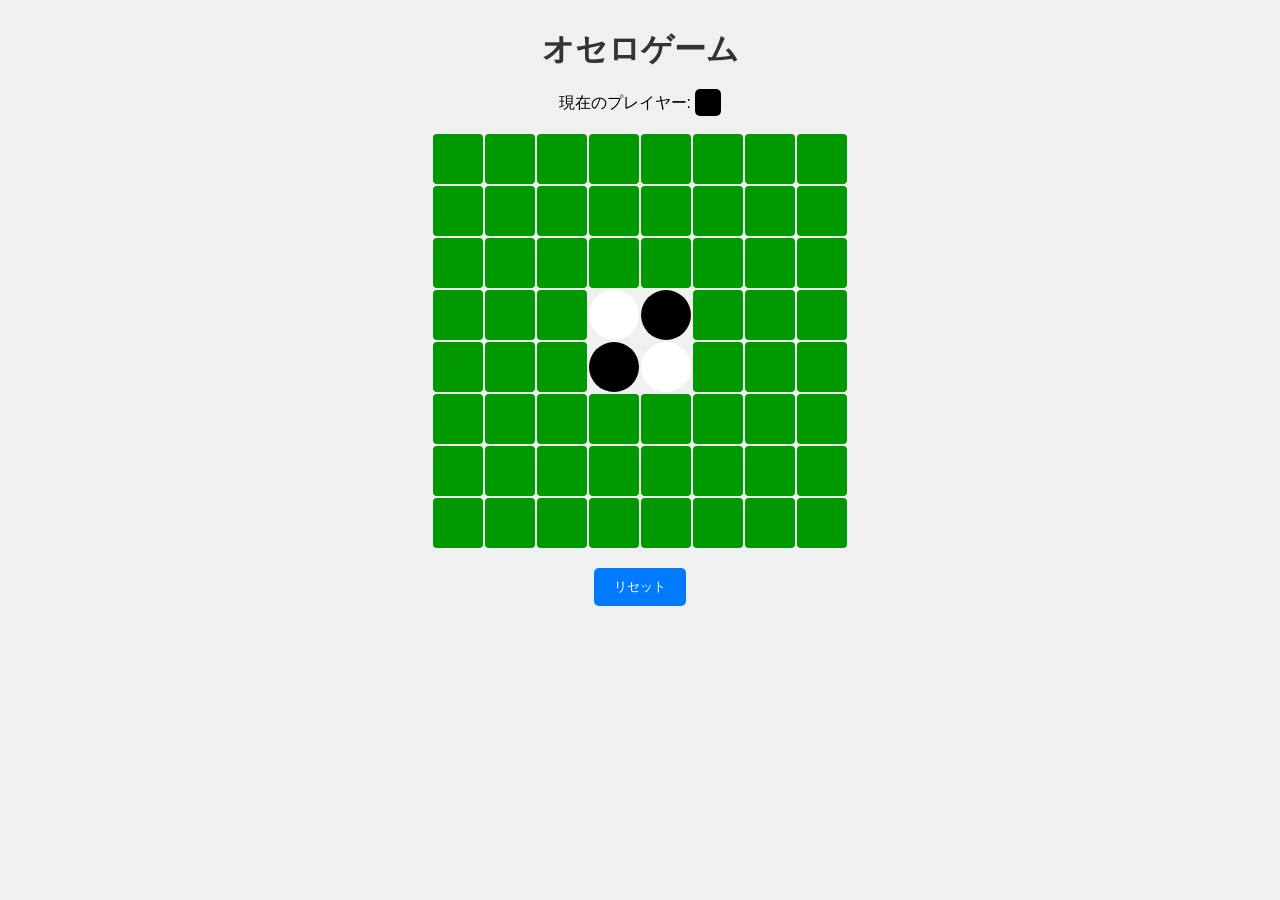
<file: 2024/5_architecture_for_technology_solution_2/sample-code/1/index.html>
<!DOCTYPE html>
<html lang="ja">
  <head>
    <meta charset="UTF-8" />
    <meta name="viewport" content="width=device-width, initial-scale=1.0" />
    <title>オセロゲーム</title>
    <link rel="stylesheet" href="styles.css" />
  </head>
  <body>
    <h1>オセロゲーム</h1>
    <div id="current-player">
      現在のプレイヤー: <span id="player-display">黒</span>
    </div>
    <div id="game-board"></div>
    <button id="reset-button">リセット</button>
    <script src="script.js"></script>
  </body>
</html>
</file>
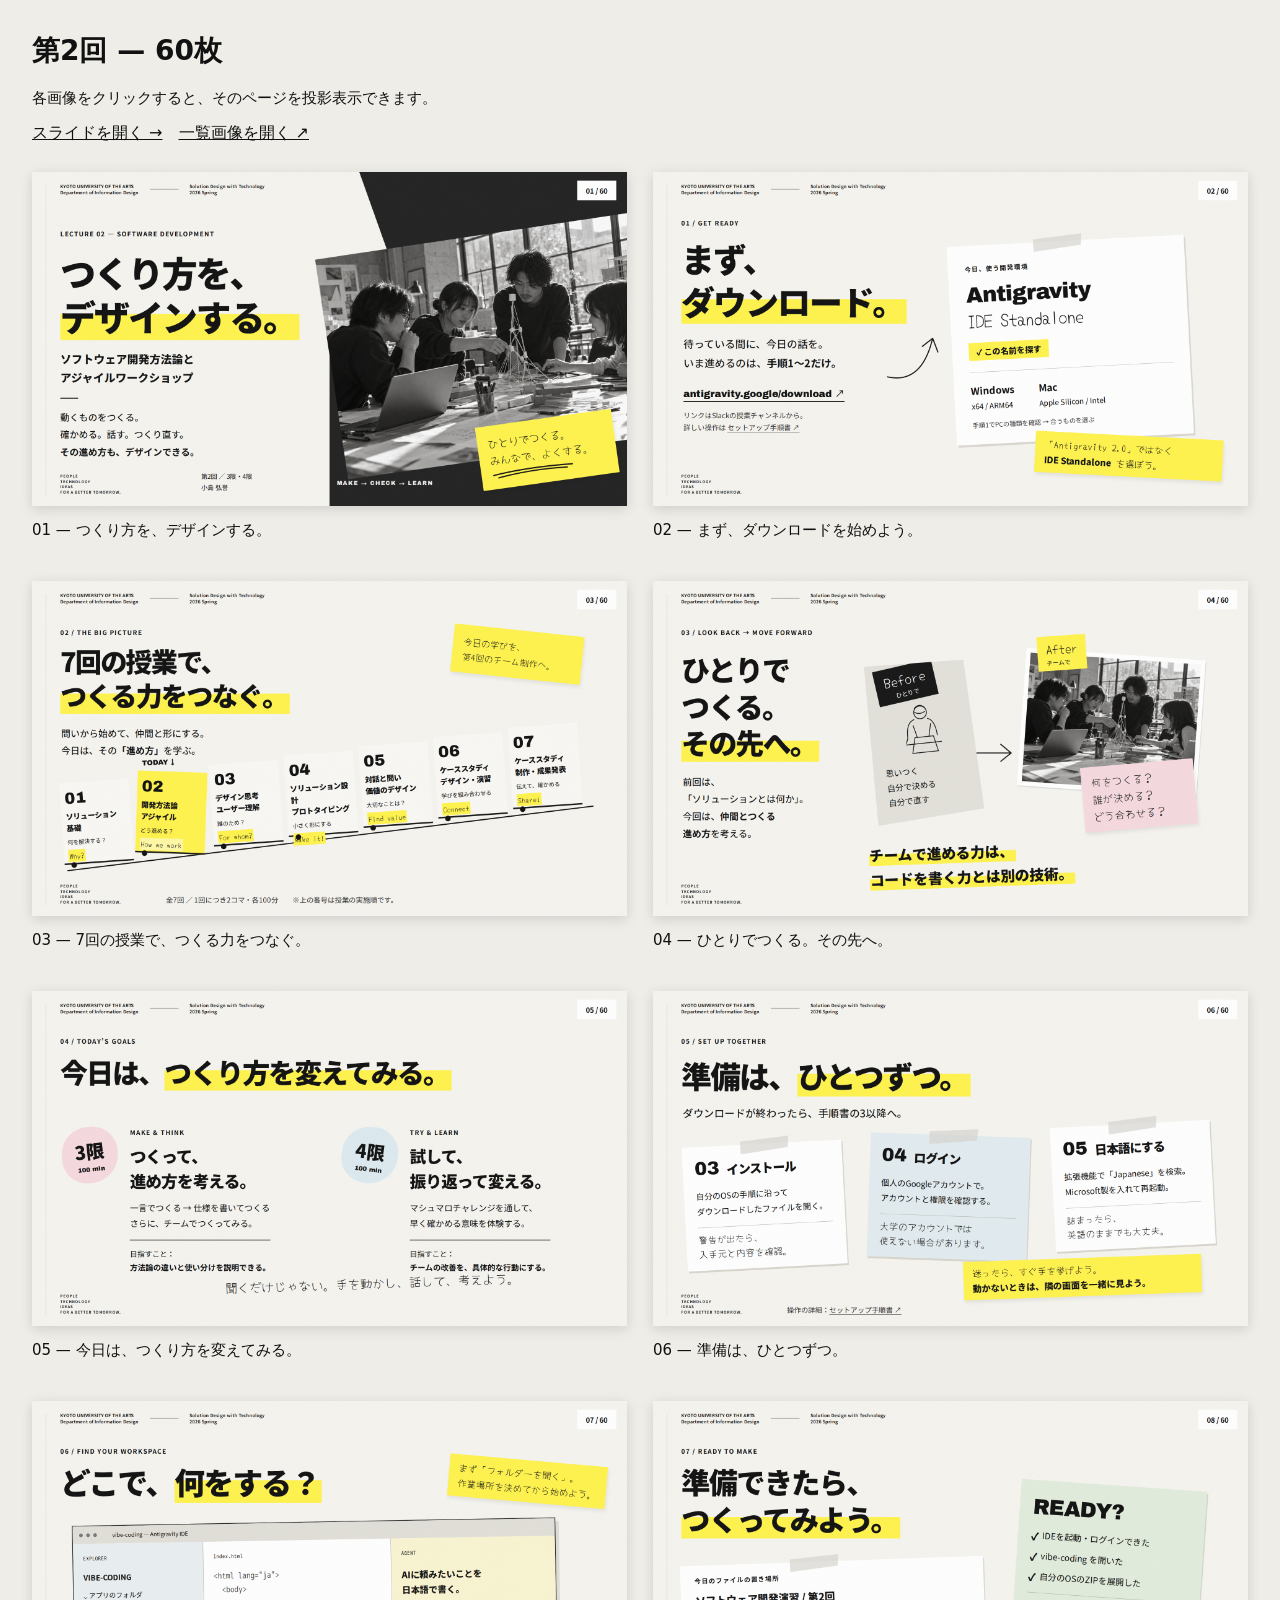
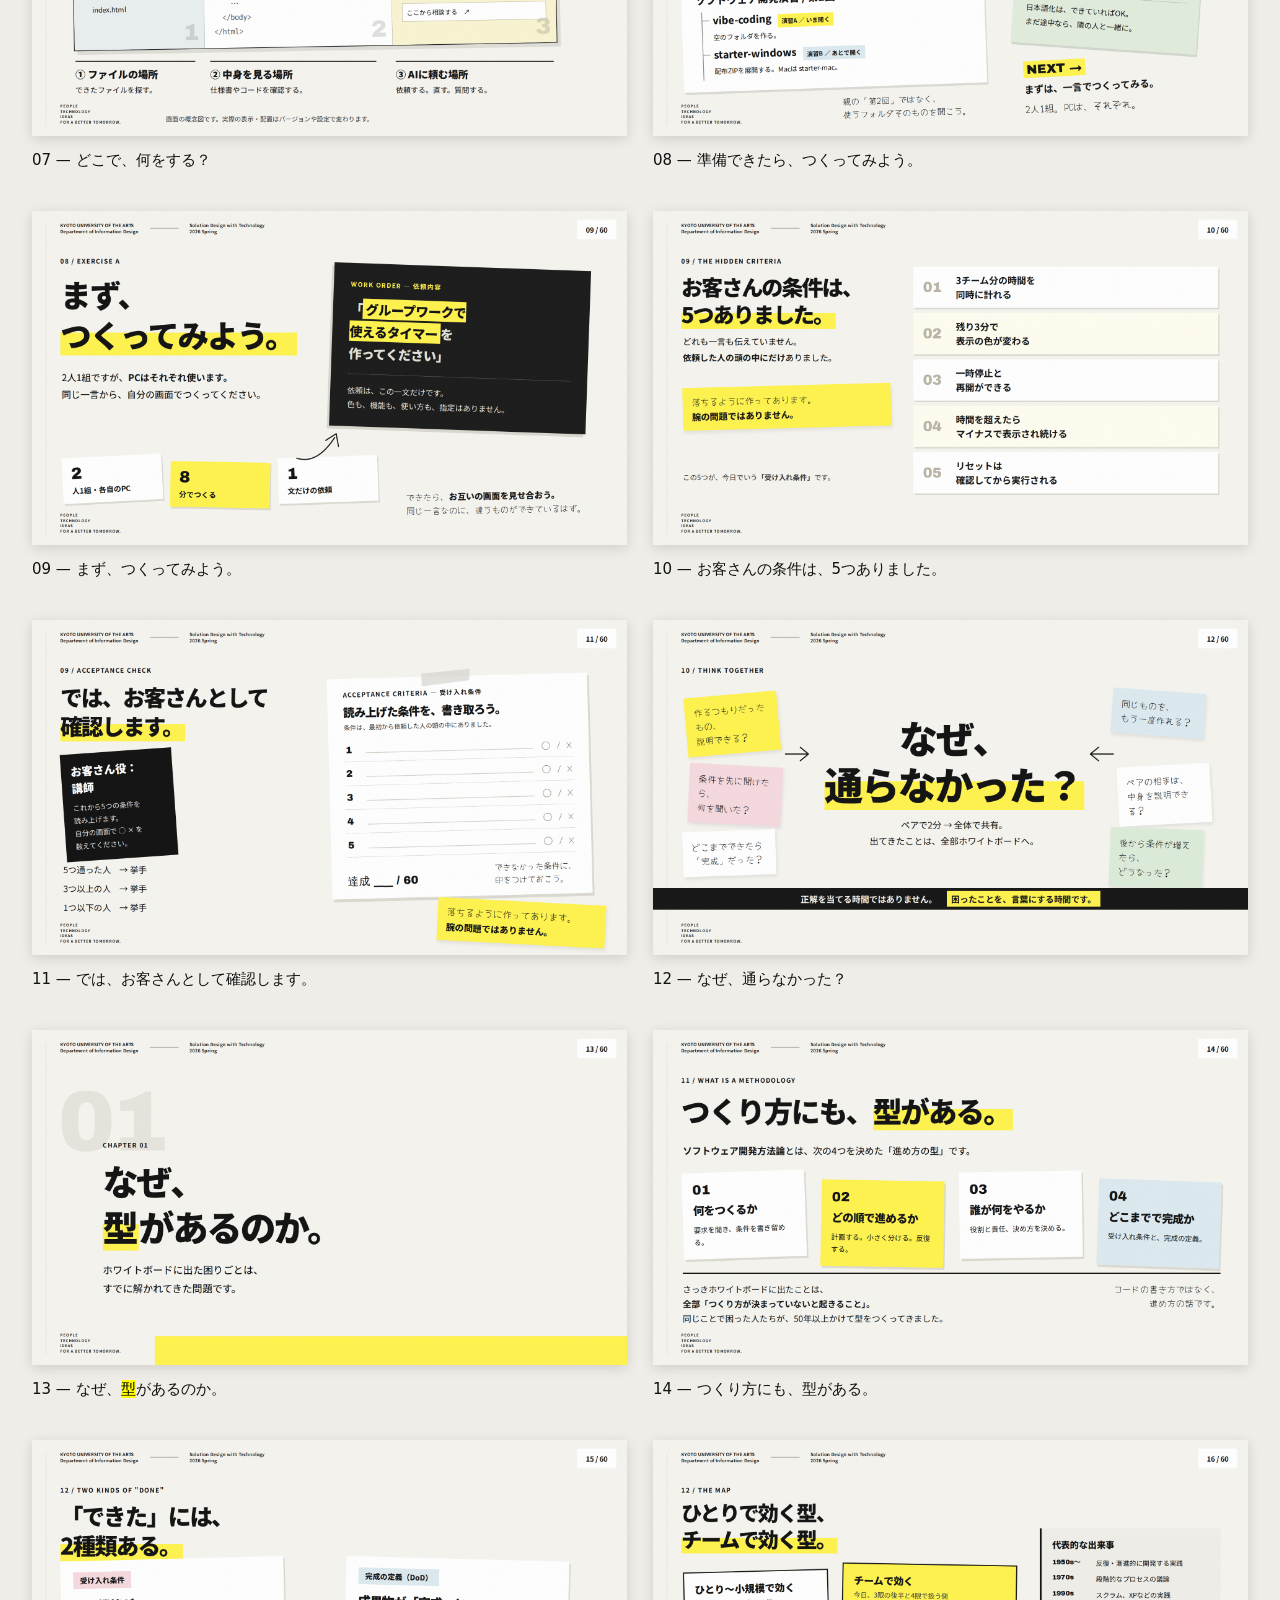
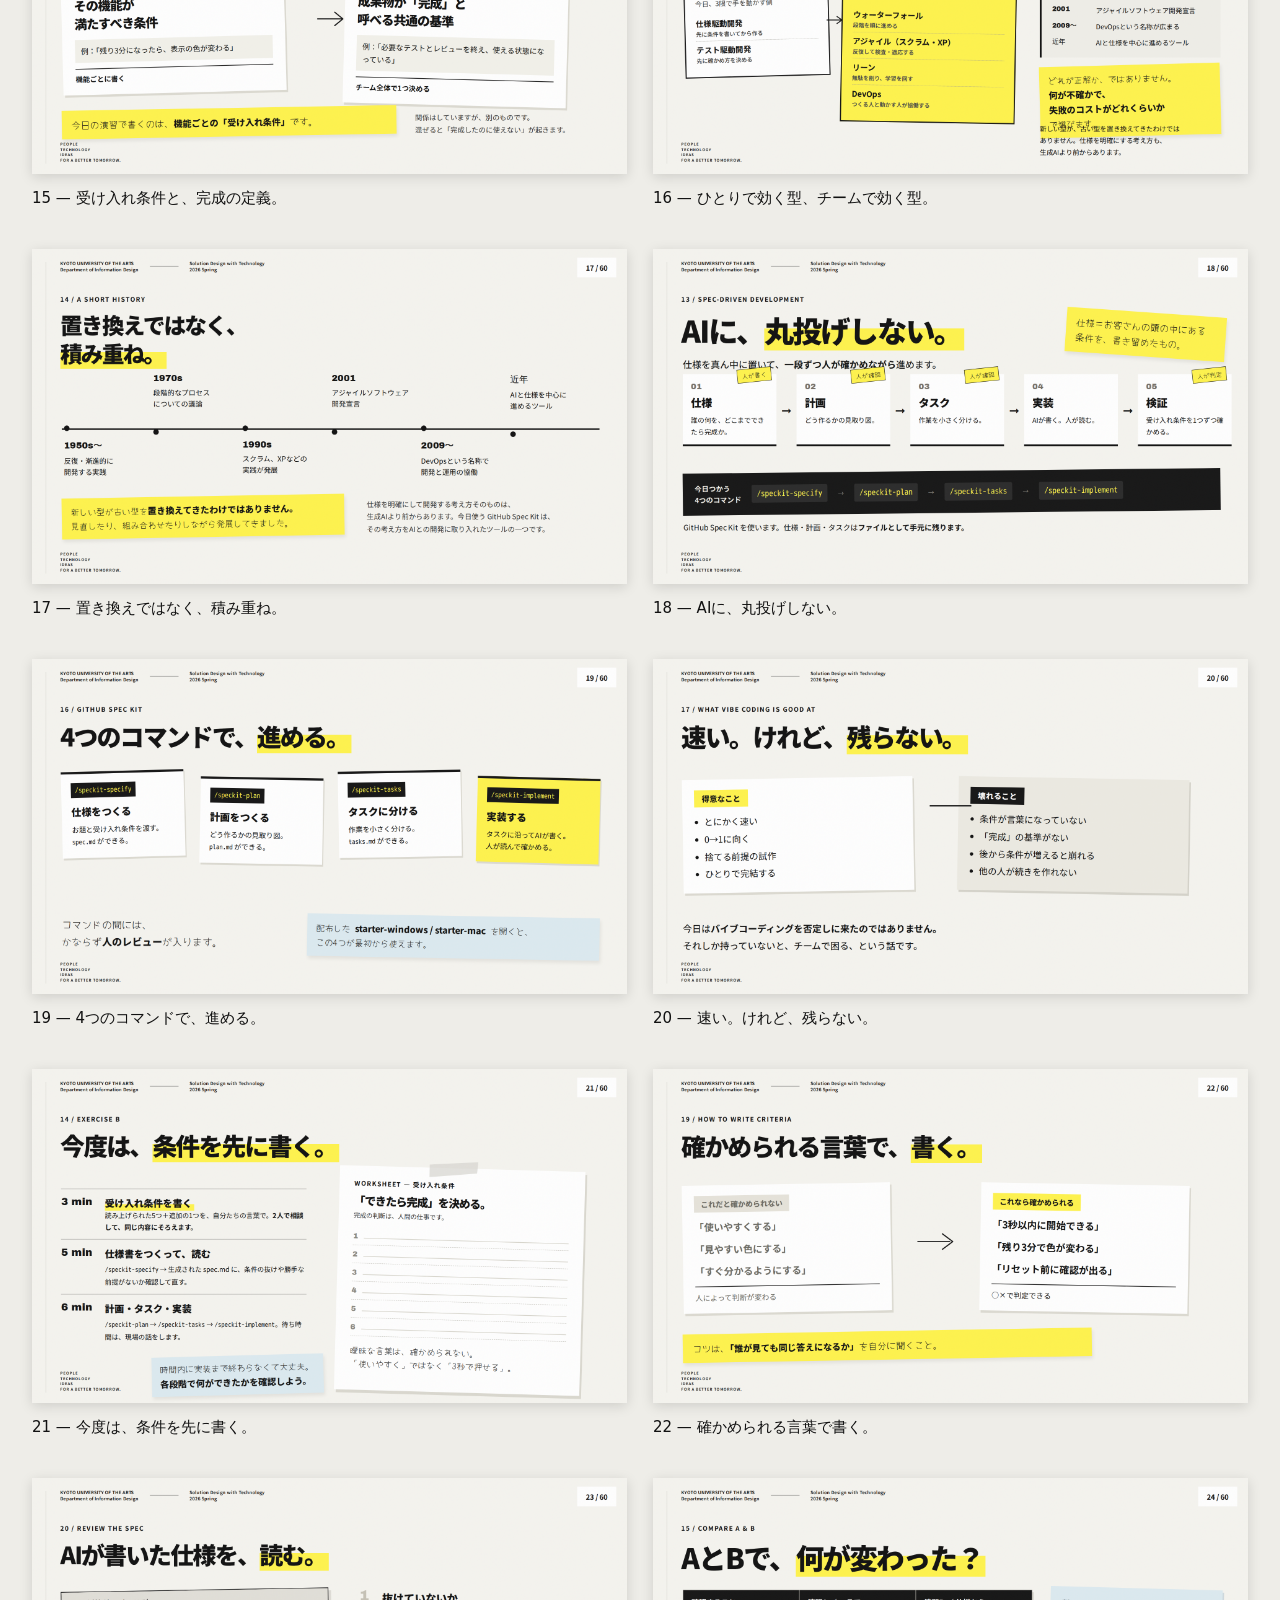
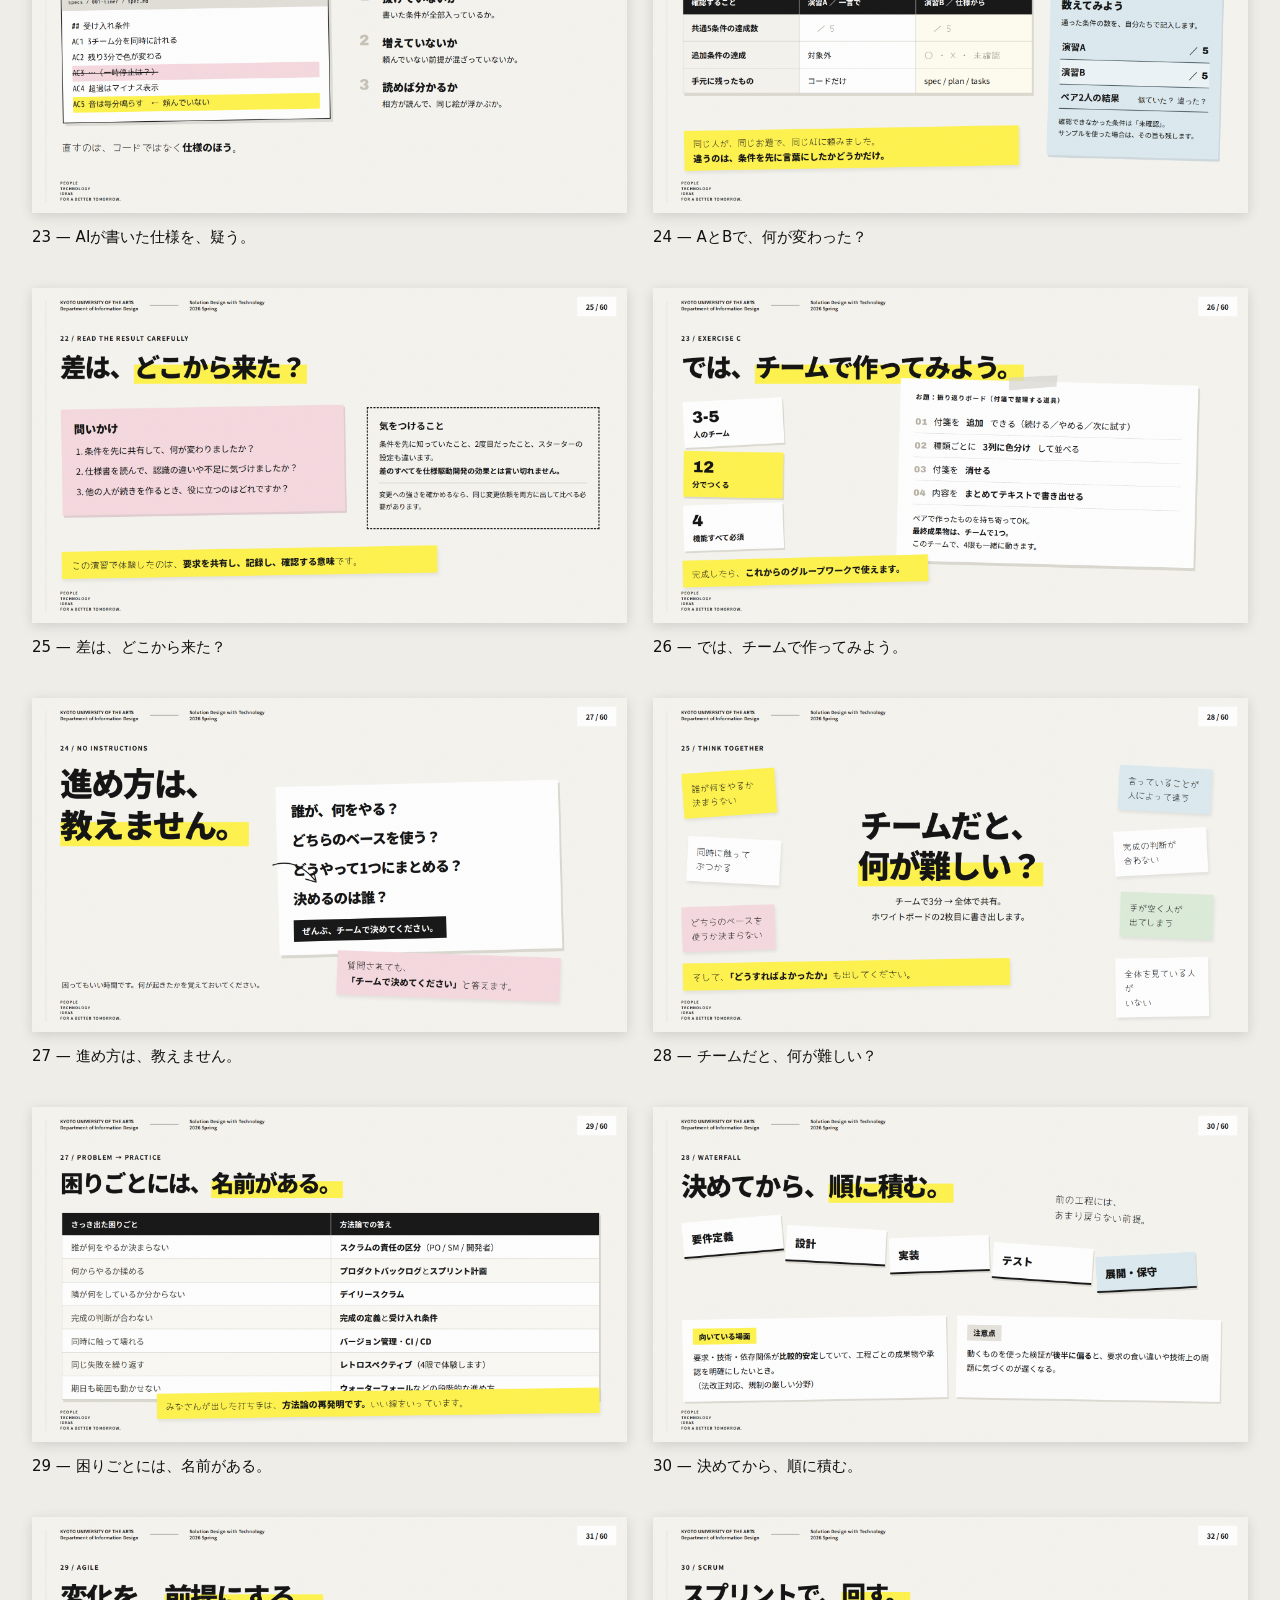
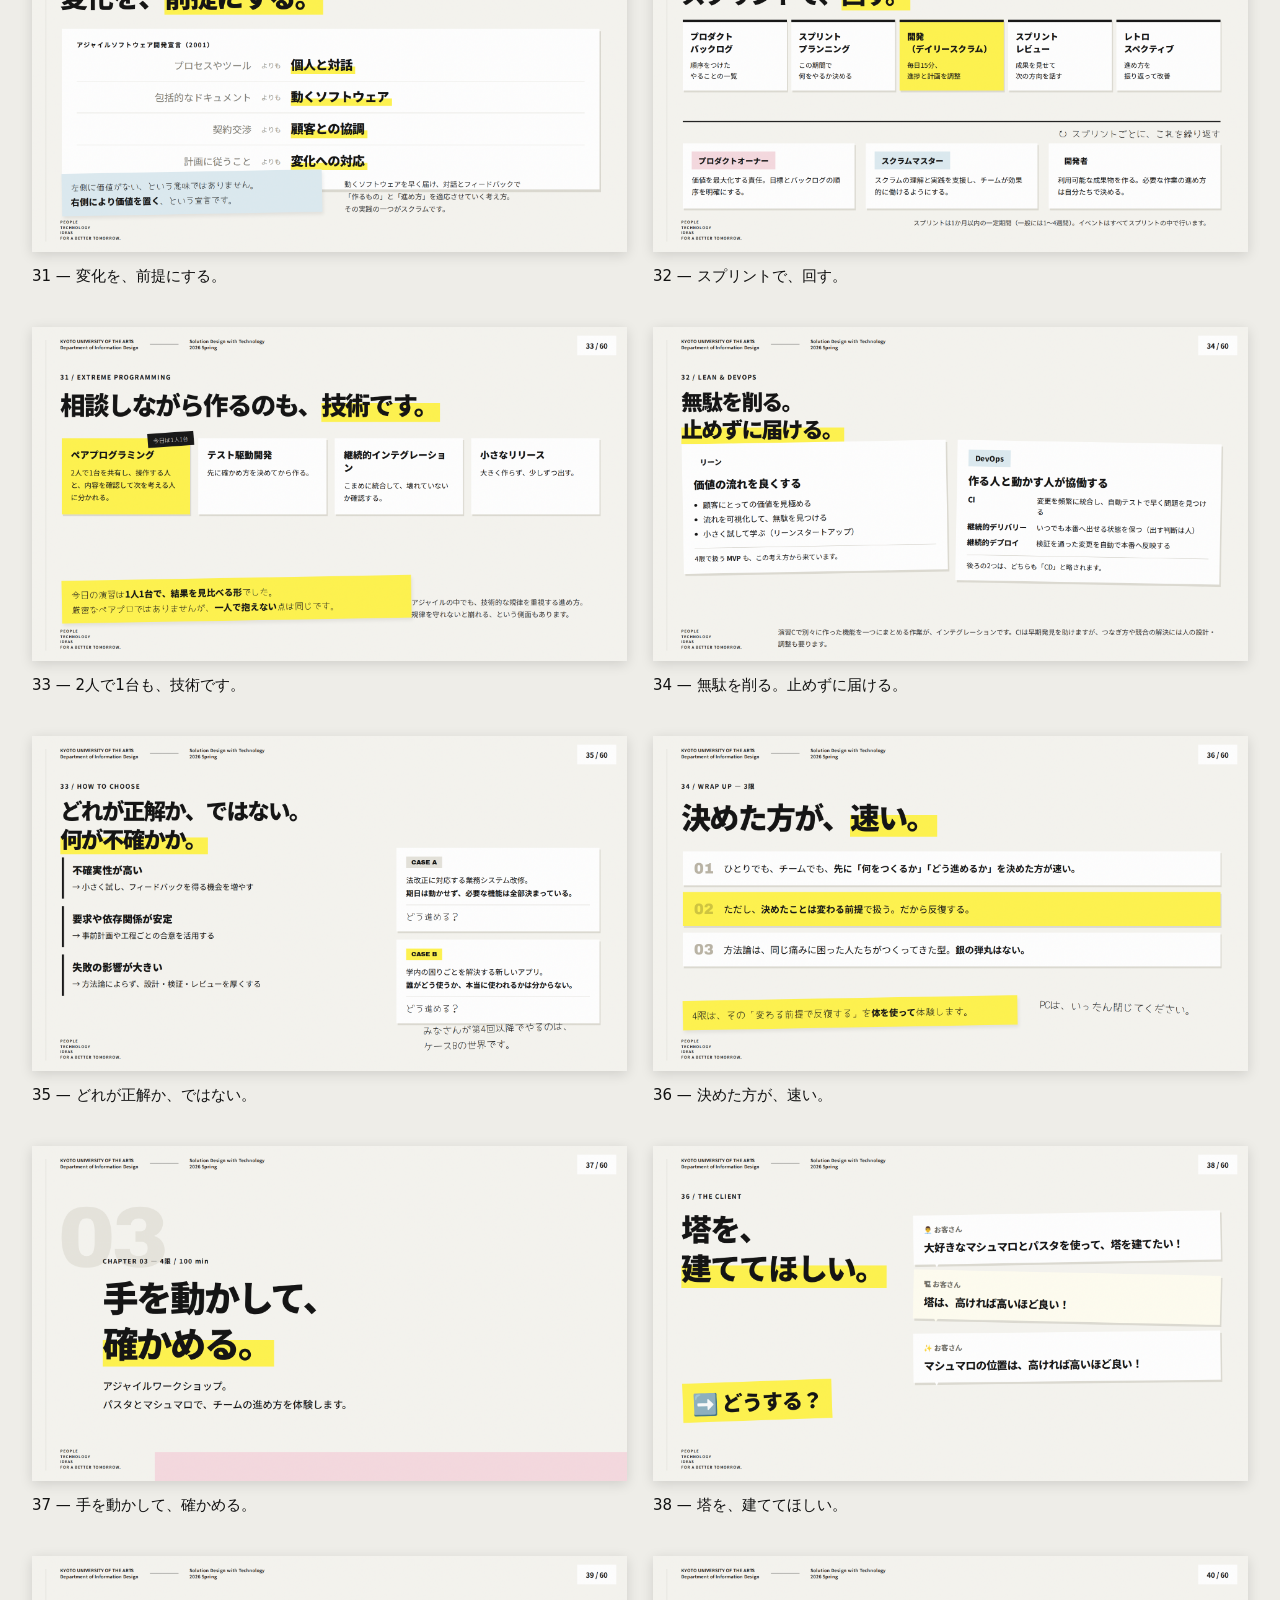
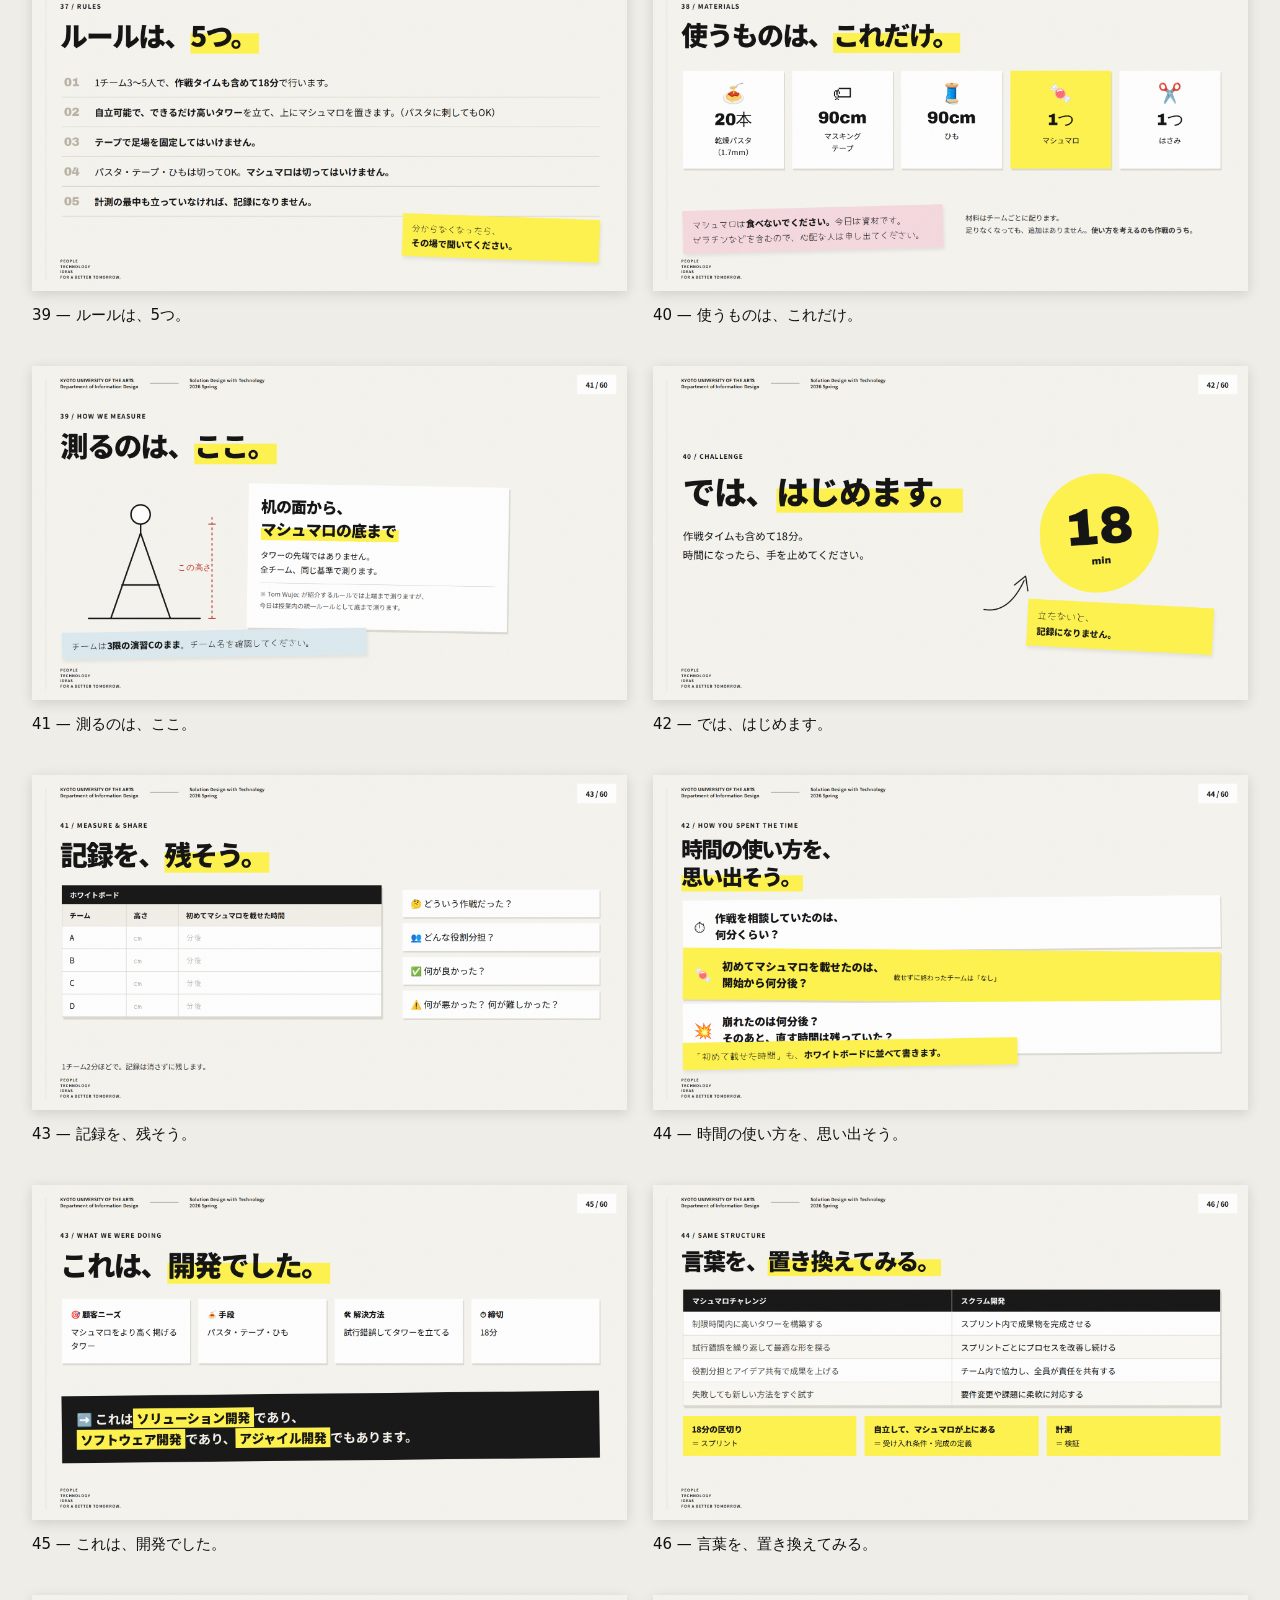
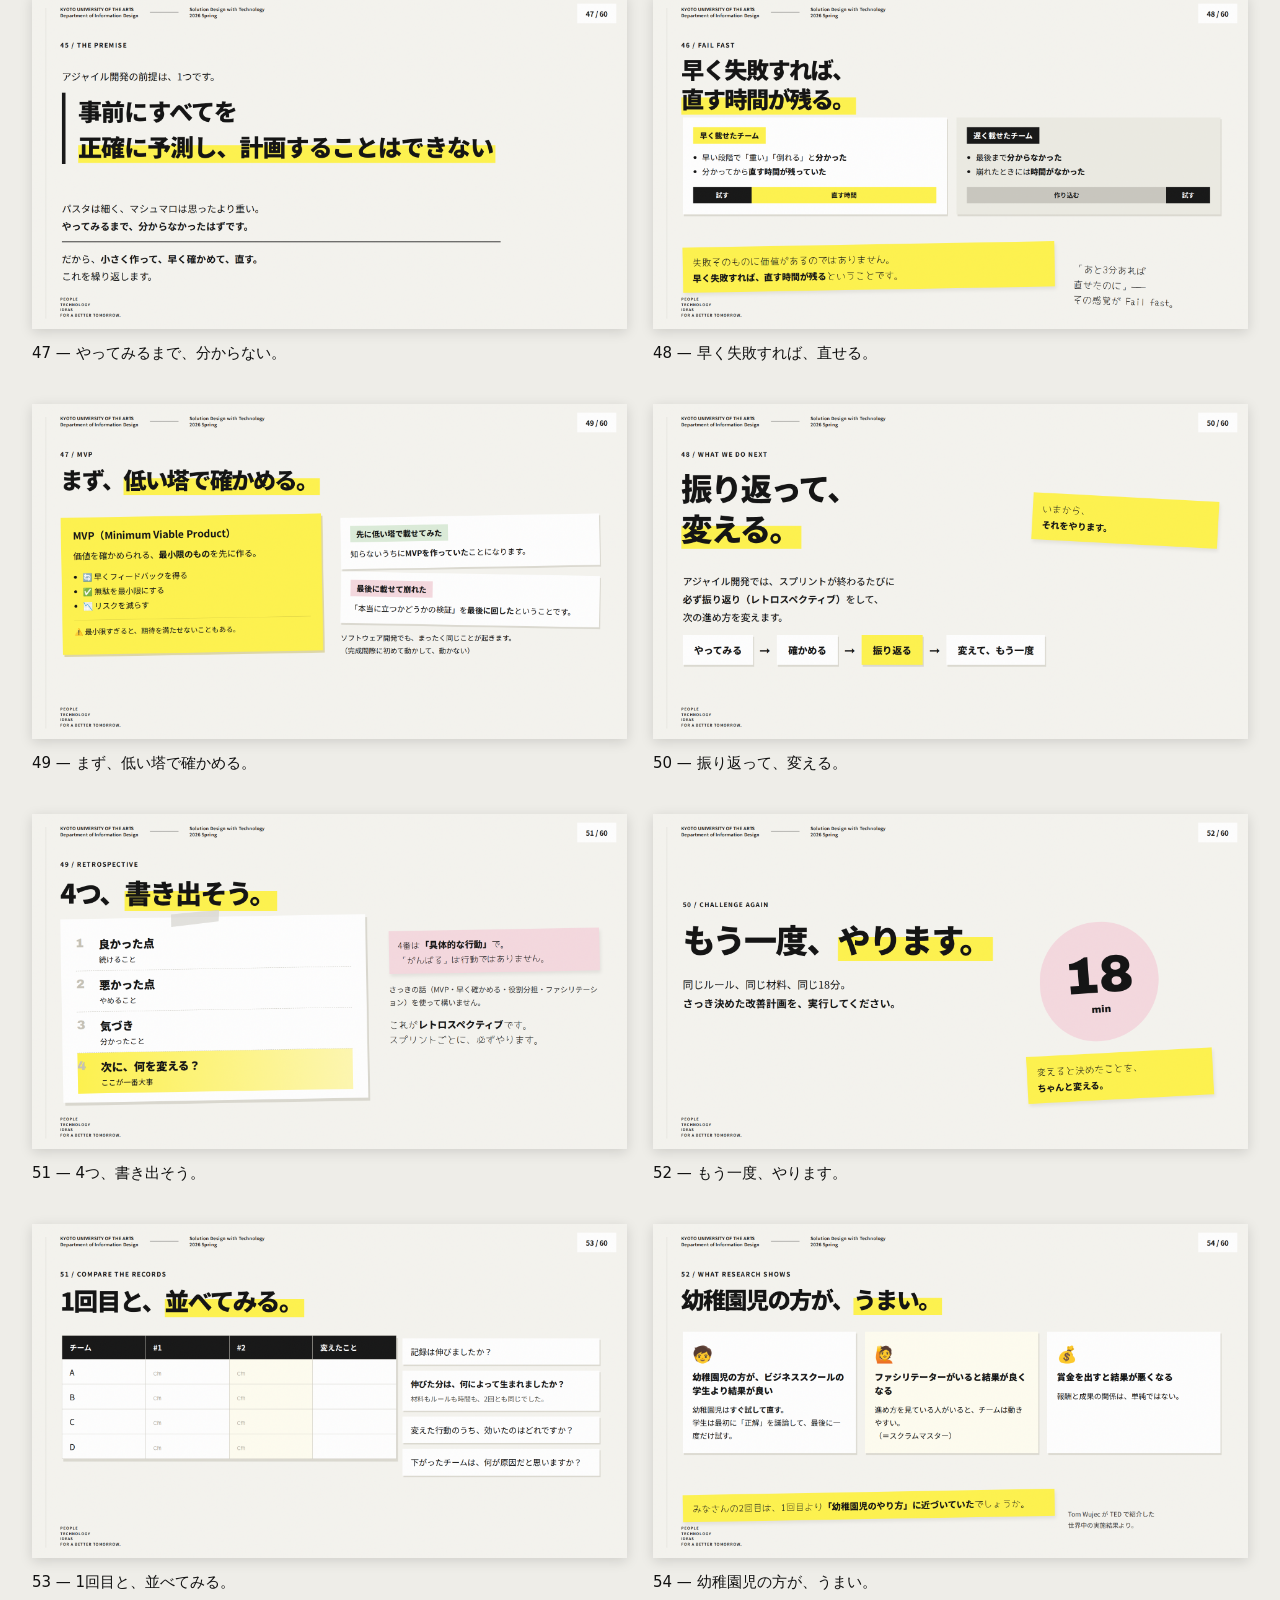
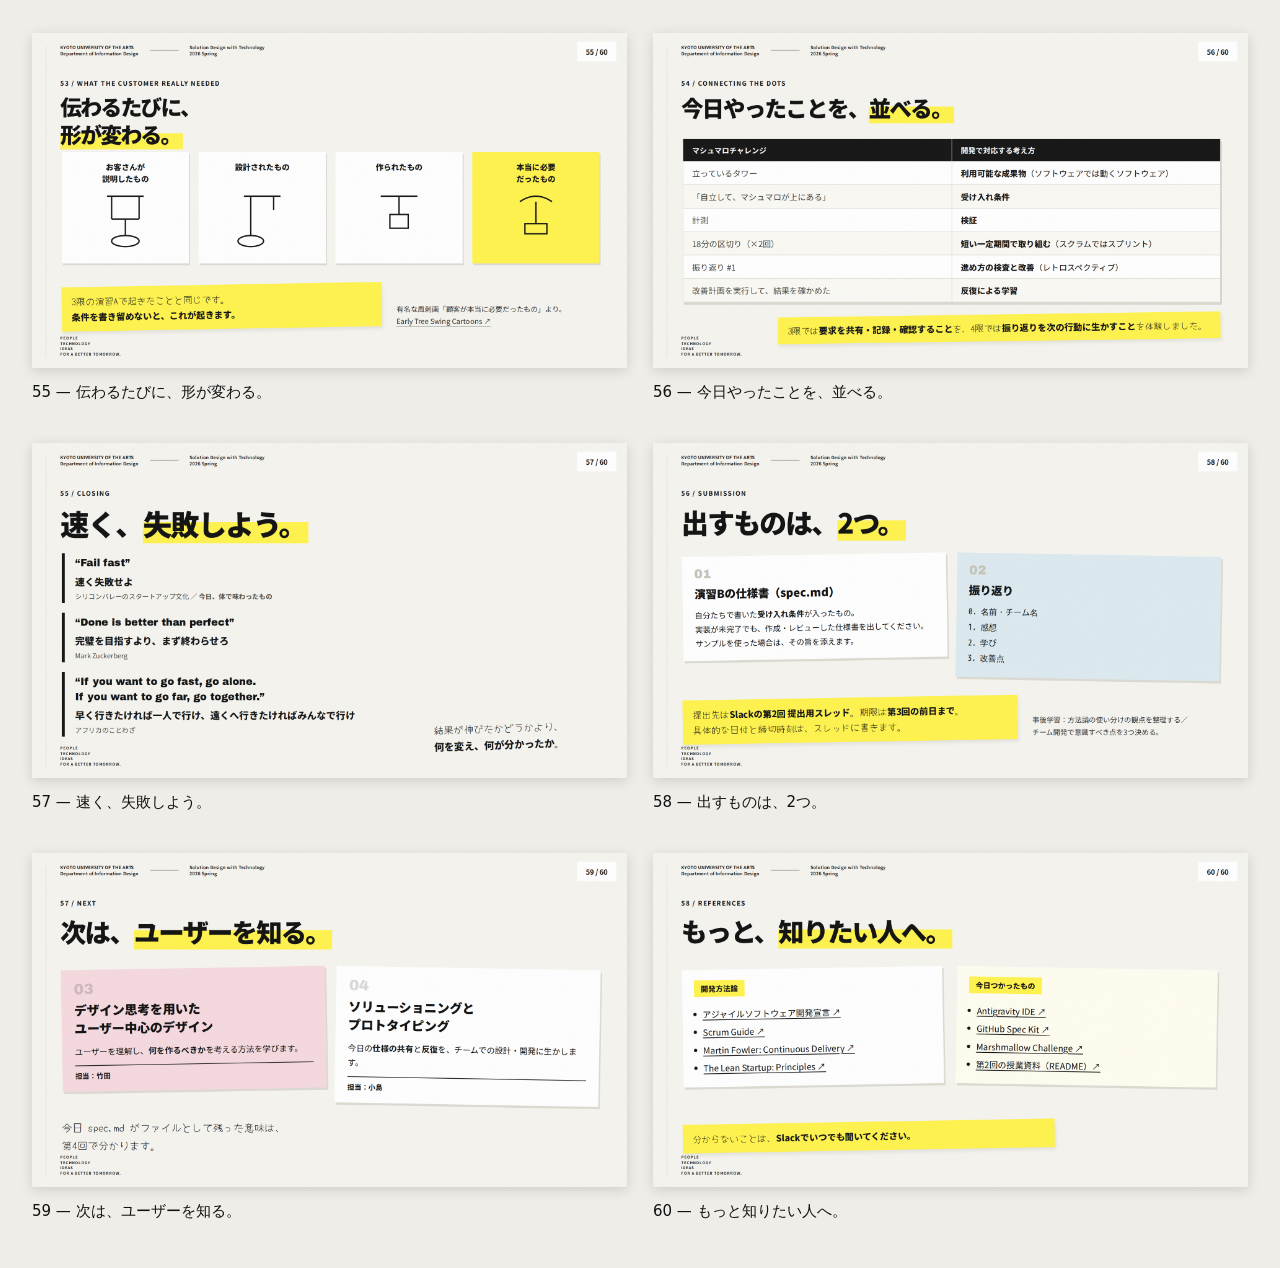
<file: 2026/2_software_development_methodology_agile/slides/review.html>
<!doctype html><html lang="ja"><head><meta charset="utf-8"><meta name="viewport" content="width=device-width, initial-scale=1"><title>第2回スライド — 60枚のレビュー</title><style>body{margin:32px;background:#eeede8;color:#111;font-family:system-ui,sans-serif}h1{font-size:28px}main{display:grid;grid-template-columns:repeat(2,minmax(0,1fr));gap:26px}img{width:100%;display:block;box-shadow:0 3px 12px #0002}a{color:inherit;text-decoration:none}p{font-size:15px}header{margin-bottom:28px}header a{text-decoration:underline}@media(max-width:750px){main{grid-template-columns:1fr}body{margin:16px}}</style></head><body><header><h1>第2回 — 60枚</h1><p>各画像をクリックすると、そのページを投影表示できます。</p><a href="index.html">スライドを開く →</a>　<a href="previews/overview.png">一覧画像を開く ↗</a></header><main><a href="index.html#1"><img src="previews/01.png" alt="1. つくり方を、デザインする。"><p>01 — つくり方を、デザインする。</p></a>
<a href="index.html#2"><img src="previews/02.png" alt="2. まず、ダウンロードを始めよう。"><p>02 — まず、ダウンロードを始めよう。</p></a>
<a href="index.html#3"><img src="previews/03.png" alt="3. 7回の授業で、つくる力をつなぐ。"><p>03 — 7回の授業で、つくる力をつなぐ。</p></a>
<a href="index.html#4"><img src="previews/04.png" alt="4. ひとりでつくる。その先へ。"><p>04 — ひとりでつくる。その先へ。</p></a>
<a href="index.html#5"><img src="previews/05.png" alt="5. 今日は、つくり方を変えてみる。"><p>05 — 今日は、つくり方を変えてみる。</p></a>
<a href="index.html#6"><img src="previews/06.png" alt="6. 準備は、ひとつずつ。"><p>06 — 準備は、ひとつずつ。</p></a>
<a href="index.html#7"><img src="previews/07.png" alt="7. どこで、何をする？"><p>07 — どこで、何をする？</p></a>
<a href="index.html#8"><img src="previews/08.png" alt="8. 準備できたら、つくってみよう。"><p>08 — 準備できたら、つくってみよう。</p></a>
<a href="index.html#9"><img src="previews/09.png" alt="9. まず、つくってみよう。"><p>09 — まず、つくってみよう。</p></a>
<a href="index.html#10"><img src="previews/10.png" alt="10. お客さんの条件は、5つありました。"><p>10 — お客さんの条件は、5つありました。</p></a>
<a href="index.html#11"><img src="previews/11.png" alt="11. では、お客さんとして確認します。"><p>11 — では、お客さんとして確認します。</p></a>
<a href="index.html#12"><img src="previews/12.png" alt="12. なぜ、通らなかった？"><p>12 — なぜ、通らなかった？</p></a>
<a href="index.html#13"><img src="previews/13.png" alt="13. なぜ、<mark>型</mark>があるのか。"><p>13 — なぜ、<mark>型</mark>があるのか。</p></a>
<a href="index.html#14"><img src="previews/14.png" alt="14. つくり方にも、型がある。"><p>14 — つくり方にも、型がある。</p></a>
<a href="index.html#15"><img src="previews/15.png" alt="15. 受け入れ条件と、完成の定義。"><p>15 — 受け入れ条件と、完成の定義。</p></a>
<a href="index.html#16"><img src="previews/16.png" alt="16. ひとりで効く型、チームで効く型。"><p>16 — ひとりで効く型、チームで効く型。</p></a>
<a href="index.html#17"><img src="previews/17.png" alt="17. 置き換えではなく、積み重ね。"><p>17 — 置き換えではなく、積み重ね。</p></a>
<a href="index.html#18"><img src="previews/18.png" alt="18. AIに、丸投げしない。"><p>18 — AIに、丸投げしない。</p></a>
<a href="index.html#19"><img src="previews/19.png" alt="19. 4つのコマンドで、進める。"><p>19 — 4つのコマンドで、進める。</p></a>
<a href="index.html#20"><img src="previews/20.png" alt="20. 速い。けれど、残らない。"><p>20 — 速い。けれど、残らない。</p></a>
<a href="index.html#21"><img src="previews/21.png" alt="21. 今度は、条件を先に書く。"><p>21 — 今度は、条件を先に書く。</p></a>
<a href="index.html#22"><img src="previews/22.png" alt="22. 確かめられる言葉で書く。"><p>22 — 確かめられる言葉で書く。</p></a>
<a href="index.html#23"><img src="previews/23.png" alt="23. AIが書いた仕様を、疑う。"><p>23 — AIが書いた仕様を、疑う。</p></a>
<a href="index.html#24"><img src="previews/24.png" alt="24. AとBで、何が変わった？"><p>24 — AとBで、何が変わった？</p></a>
<a href="index.html#25"><img src="previews/25.png" alt="25. 差は、どこから来た？"><p>25 — 差は、どこから来た？</p></a>
<a href="index.html#26"><img src="previews/26.png" alt="26. では、チームで作ってみよう。"><p>26 — では、チームで作ってみよう。</p></a>
<a href="index.html#27"><img src="previews/27.png" alt="27. 進め方は、教えません。"><p>27 — 進め方は、教えません。</p></a>
<a href="index.html#28"><img src="previews/28.png" alt="28. チームだと、何が難しい？"><p>28 — チームだと、何が難しい？</p></a>
<a href="index.html#29"><img src="previews/29.png" alt="29. 困りごとには、名前がある。"><p>29 — 困りごとには、名前がある。</p></a>
<a href="index.html#30"><img src="previews/30.png" alt="30. 決めてから、順に積む。"><p>30 — 決めてから、順に積む。</p></a>
<a href="index.html#31"><img src="previews/31.png" alt="31. 変化を、前提にする。"><p>31 — 変化を、前提にする。</p></a>
<a href="index.html#32"><img src="previews/32.png" alt="32. スプリントで、回す。"><p>32 — スプリントで、回す。</p></a>
<a href="index.html#33"><img src="previews/33.png" alt="33. 2人で1台も、技術です。"><p>33 — 2人で1台も、技術です。</p></a>
<a href="index.html#34"><img src="previews/34.png" alt="34. 無駄を削る。止めずに届ける。"><p>34 — 無駄を削る。止めずに届ける。</p></a>
<a href="index.html#35"><img src="previews/35.png" alt="35. どれが正解か、ではない。"><p>35 — どれが正解か、ではない。</p></a>
<a href="index.html#36"><img src="previews/36.png" alt="36. 決めた方が、速い。"><p>36 — 決めた方が、速い。</p></a>
<a href="index.html#37"><img src="previews/37.png" alt="37. 手を動かして、確かめる。"><p>37 — 手を動かして、確かめる。</p></a>
<a href="index.html#38"><img src="previews/38.png" alt="38. 塔を、建ててほしい。"><p>38 — 塔を、建ててほしい。</p></a>
<a href="index.html#39"><img src="previews/39.png" alt="39. ルールは、5つ。"><p>39 — ルールは、5つ。</p></a>
<a href="index.html#40"><img src="previews/40.png" alt="40. 使うものは、これだけ。"><p>40 — 使うものは、これだけ。</p></a>
<a href="index.html#41"><img src="previews/41.png" alt="41. 測るのは、ここ。"><p>41 — 測るのは、ここ。</p></a>
<a href="index.html#42"><img src="previews/42.png" alt="42. では、はじめます。"><p>42 — では、はじめます。</p></a>
<a href="index.html#43"><img src="previews/43.png" alt="43. 記録を、残そう。"><p>43 — 記録を、残そう。</p></a>
<a href="index.html#44"><img src="previews/44.png" alt="44. 時間の使い方を、思い出そう。"><p>44 — 時間の使い方を、思い出そう。</p></a>
<a href="index.html#45"><img src="previews/45.png" alt="45. これは、開発でした。"><p>45 — これは、開発でした。</p></a>
<a href="index.html#46"><img src="previews/46.png" alt="46. 言葉を、置き換えてみる。"><p>46 — 言葉を、置き換えてみる。</p></a>
<a href="index.html#47"><img src="previews/47.png" alt="47. やってみるまで、分からない。"><p>47 — やってみるまで、分からない。</p></a>
<a href="index.html#48"><img src="previews/48.png" alt="48. 早く失敗すれば、直せる。"><p>48 — 早く失敗すれば、直せる。</p></a>
<a href="index.html#49"><img src="previews/49.png" alt="49. まず、低い塔で確かめる。"><p>49 — まず、低い塔で確かめる。</p></a>
<a href="index.html#50"><img src="previews/50.png" alt="50. 振り返って、変える。"><p>50 — 振り返って、変える。</p></a>
<a href="index.html#51"><img src="previews/51.png" alt="51. 4つ、書き出そう。"><p>51 — 4つ、書き出そう。</p></a>
<a href="index.html#52"><img src="previews/52.png" alt="52. もう一度、やります。"><p>52 — もう一度、やります。</p></a>
<a href="index.html#53"><img src="previews/53.png" alt="53. 1回目と、並べてみる。"><p>53 — 1回目と、並べてみる。</p></a>
<a href="index.html#54"><img src="previews/54.png" alt="54. 幼稚園児の方が、うまい。"><p>54 — 幼稚園児の方が、うまい。</p></a>
<a href="index.html#55"><img src="previews/55.png" alt="55. 伝わるたびに、形が変わる。"><p>55 — 伝わるたびに、形が変わる。</p></a>
<a href="index.html#56"><img src="previews/56.png" alt="56. 今日やったことを、並べる。"><p>56 — 今日やったことを、並べる。</p></a>
<a href="index.html#57"><img src="previews/57.png" alt="57. 速く、失敗しよう。"><p>57 — 速く、失敗しよう。</p></a>
<a href="index.html#58"><img src="previews/58.png" alt="58. 出すものは、2つ。"><p>58 — 出すものは、2つ。</p></a>
<a href="index.html#59"><img src="previews/59.png" alt="59. 次は、ユーザーを知る。"><p>59 — 次は、ユーザーを知る。</p></a>
<a href="index.html#60"><img src="previews/60.png" alt="60. もっと知りたい人へ。"><p>60 — もっと知りたい人へ。</p></a></main></body></html>
</file>
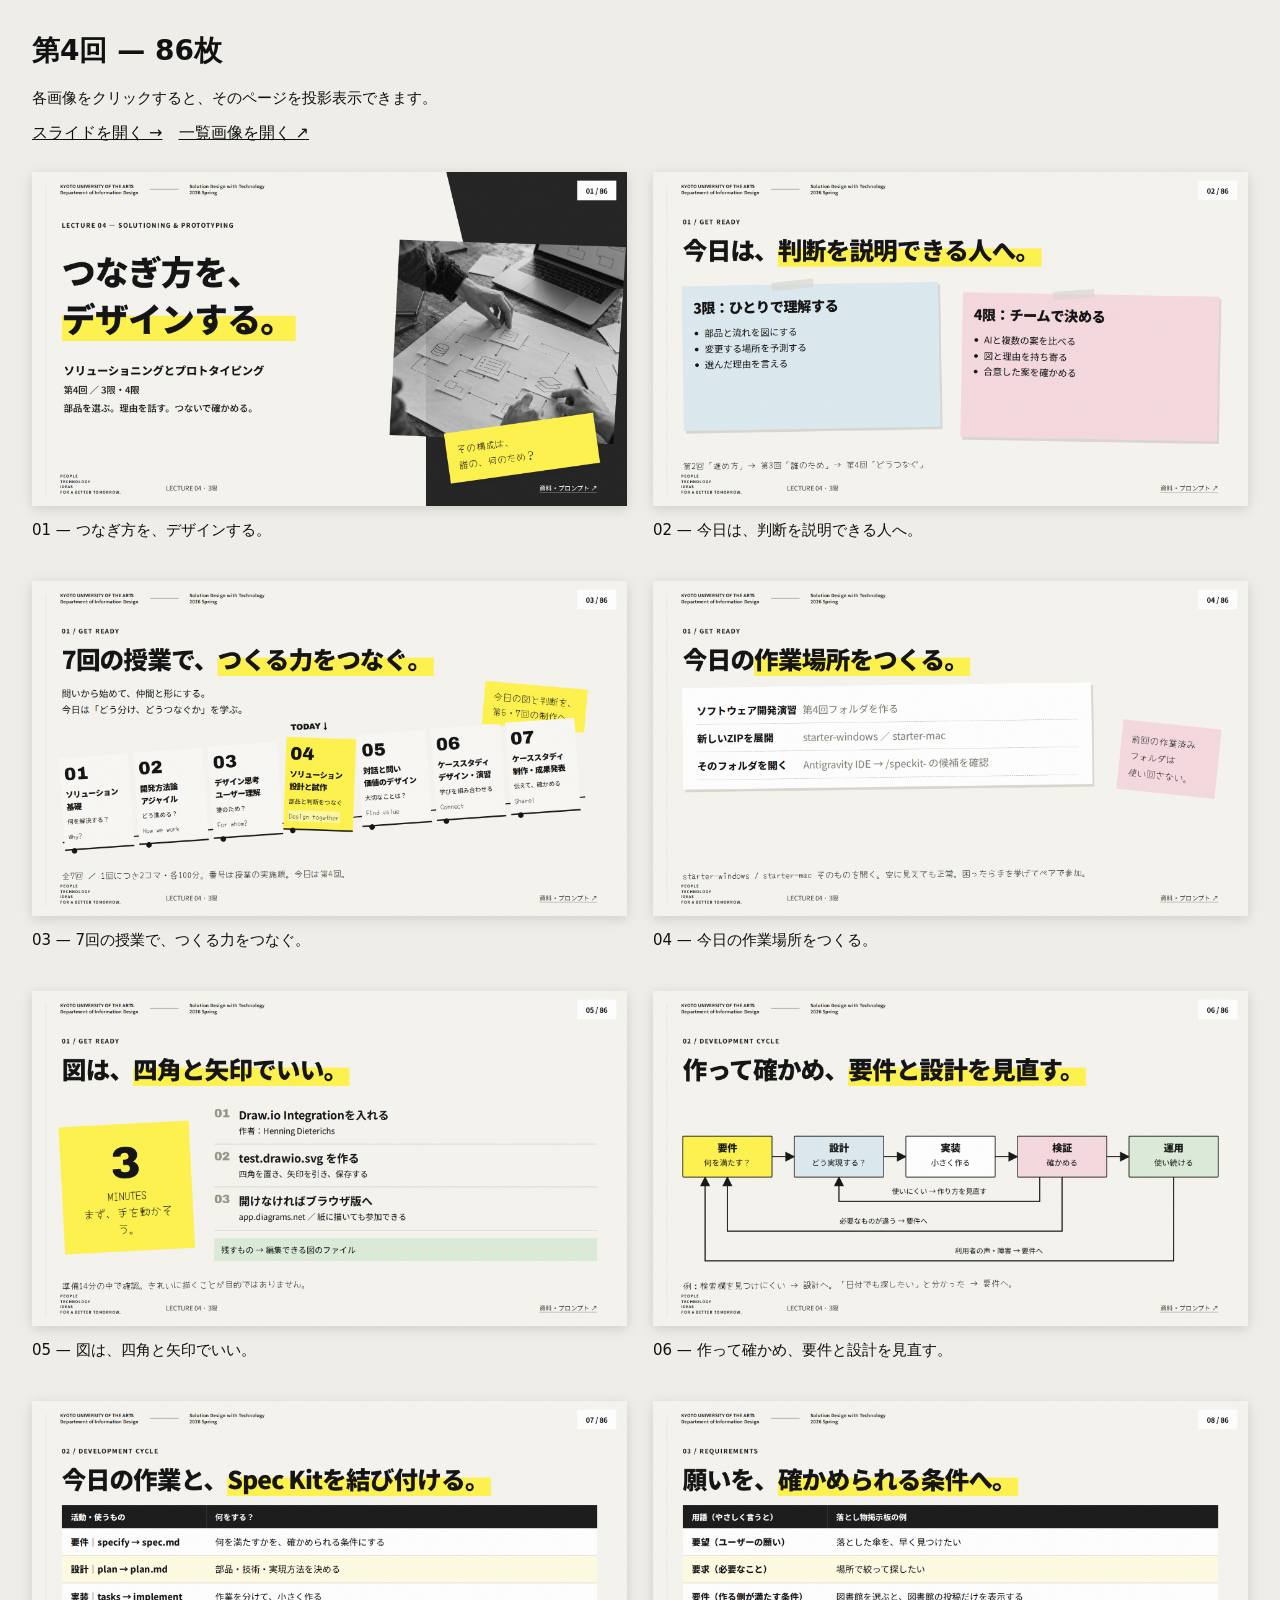
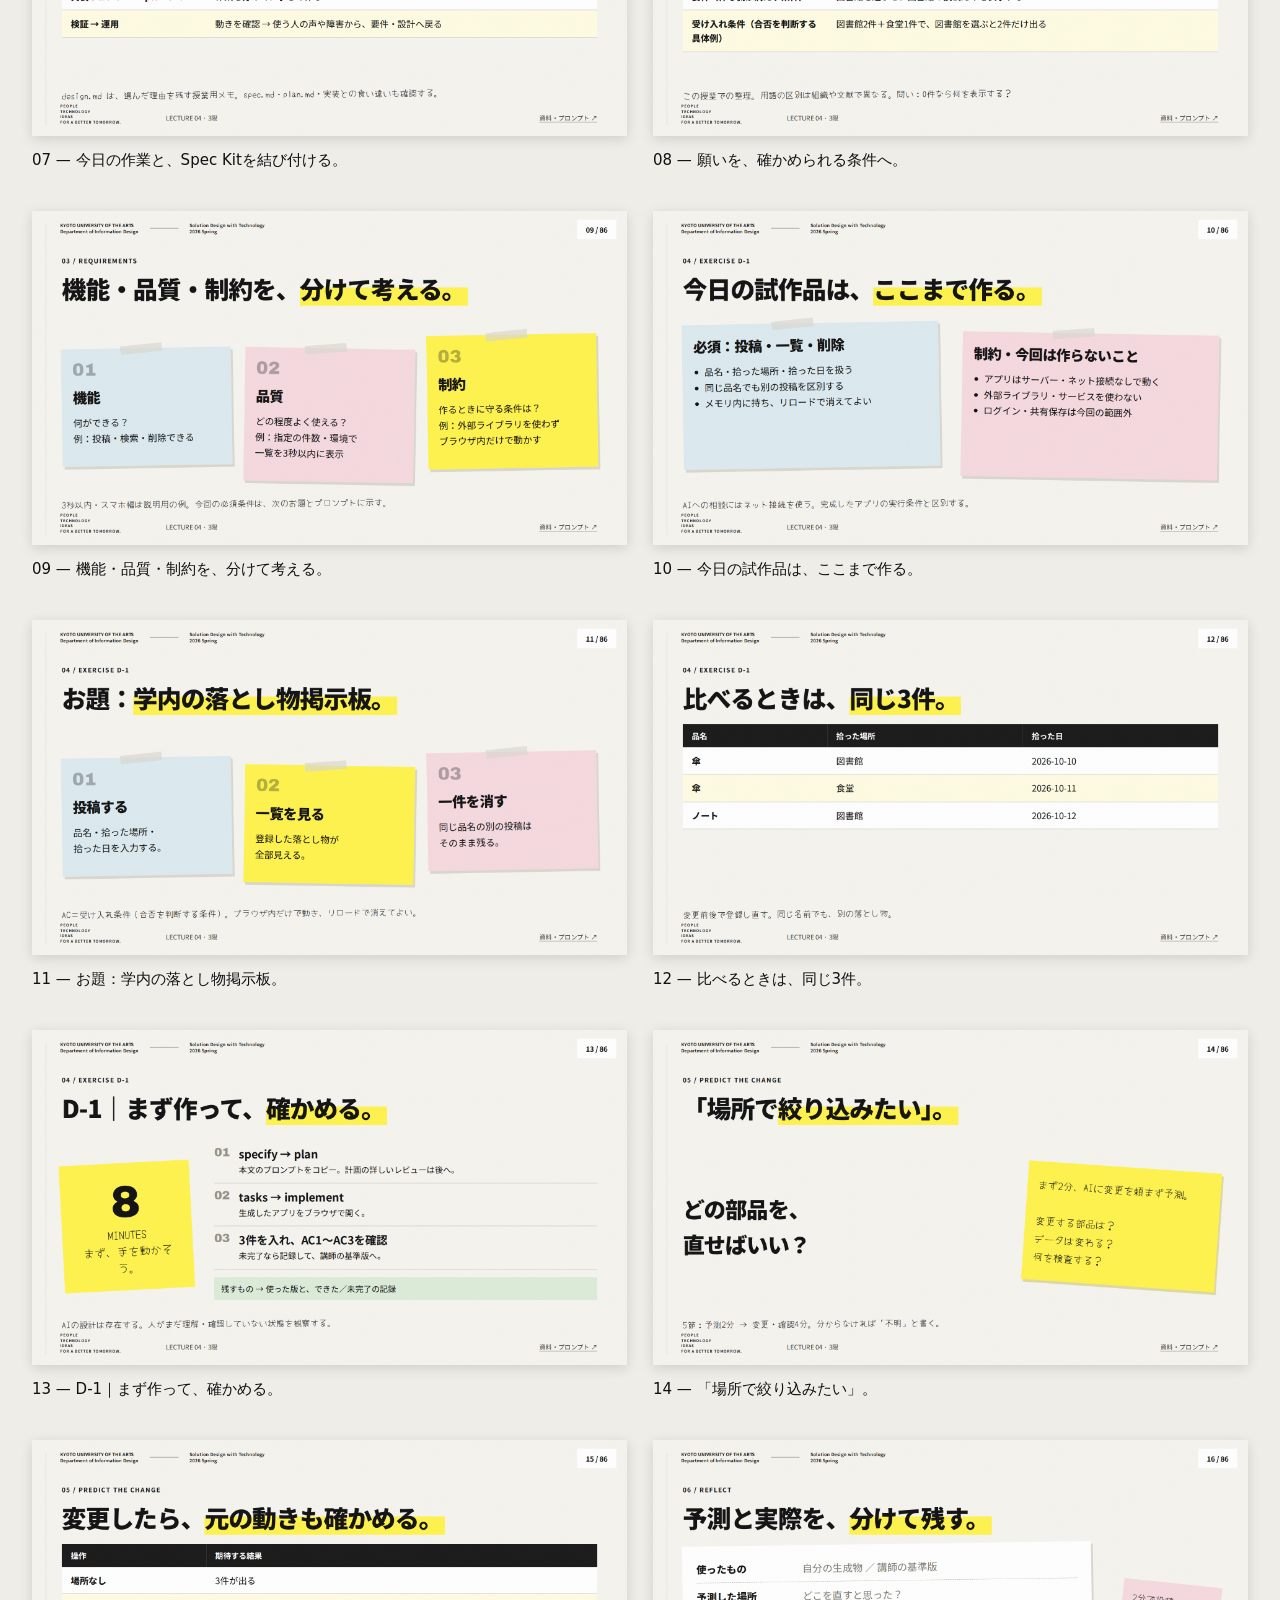
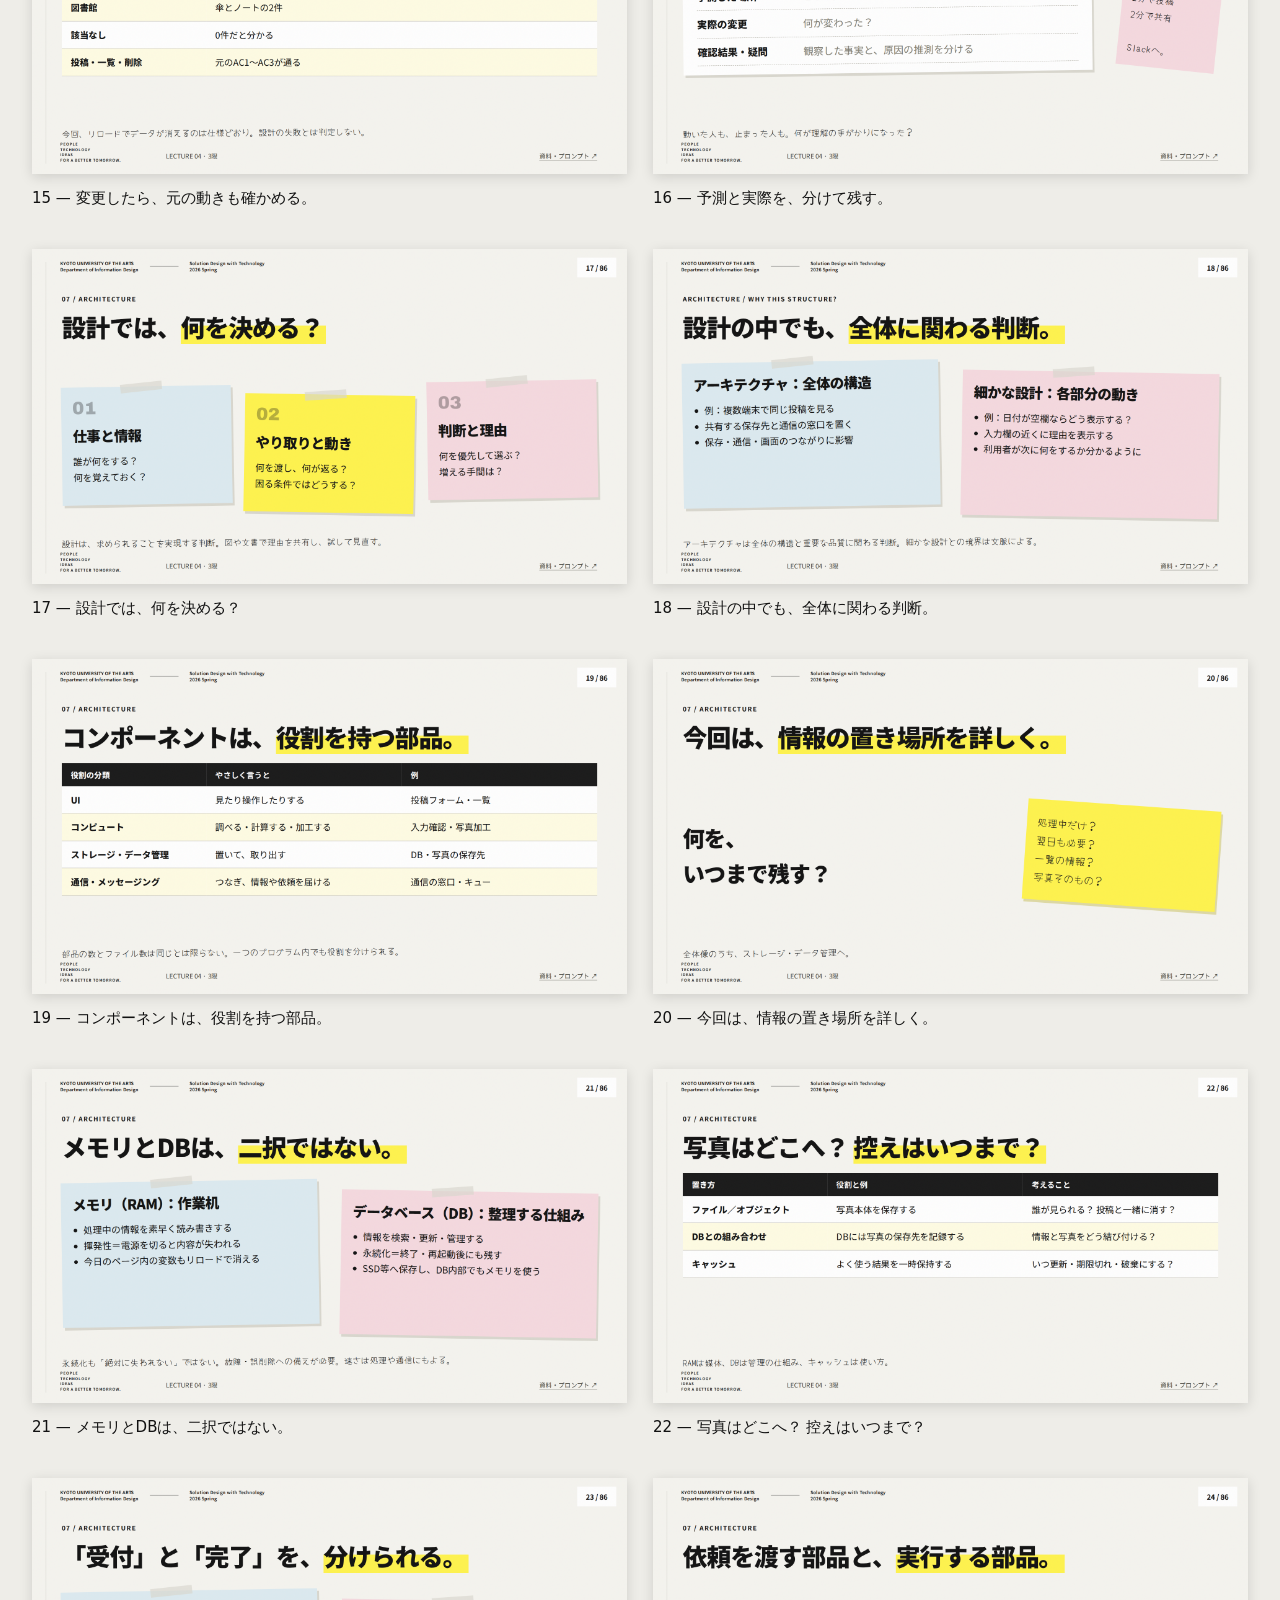
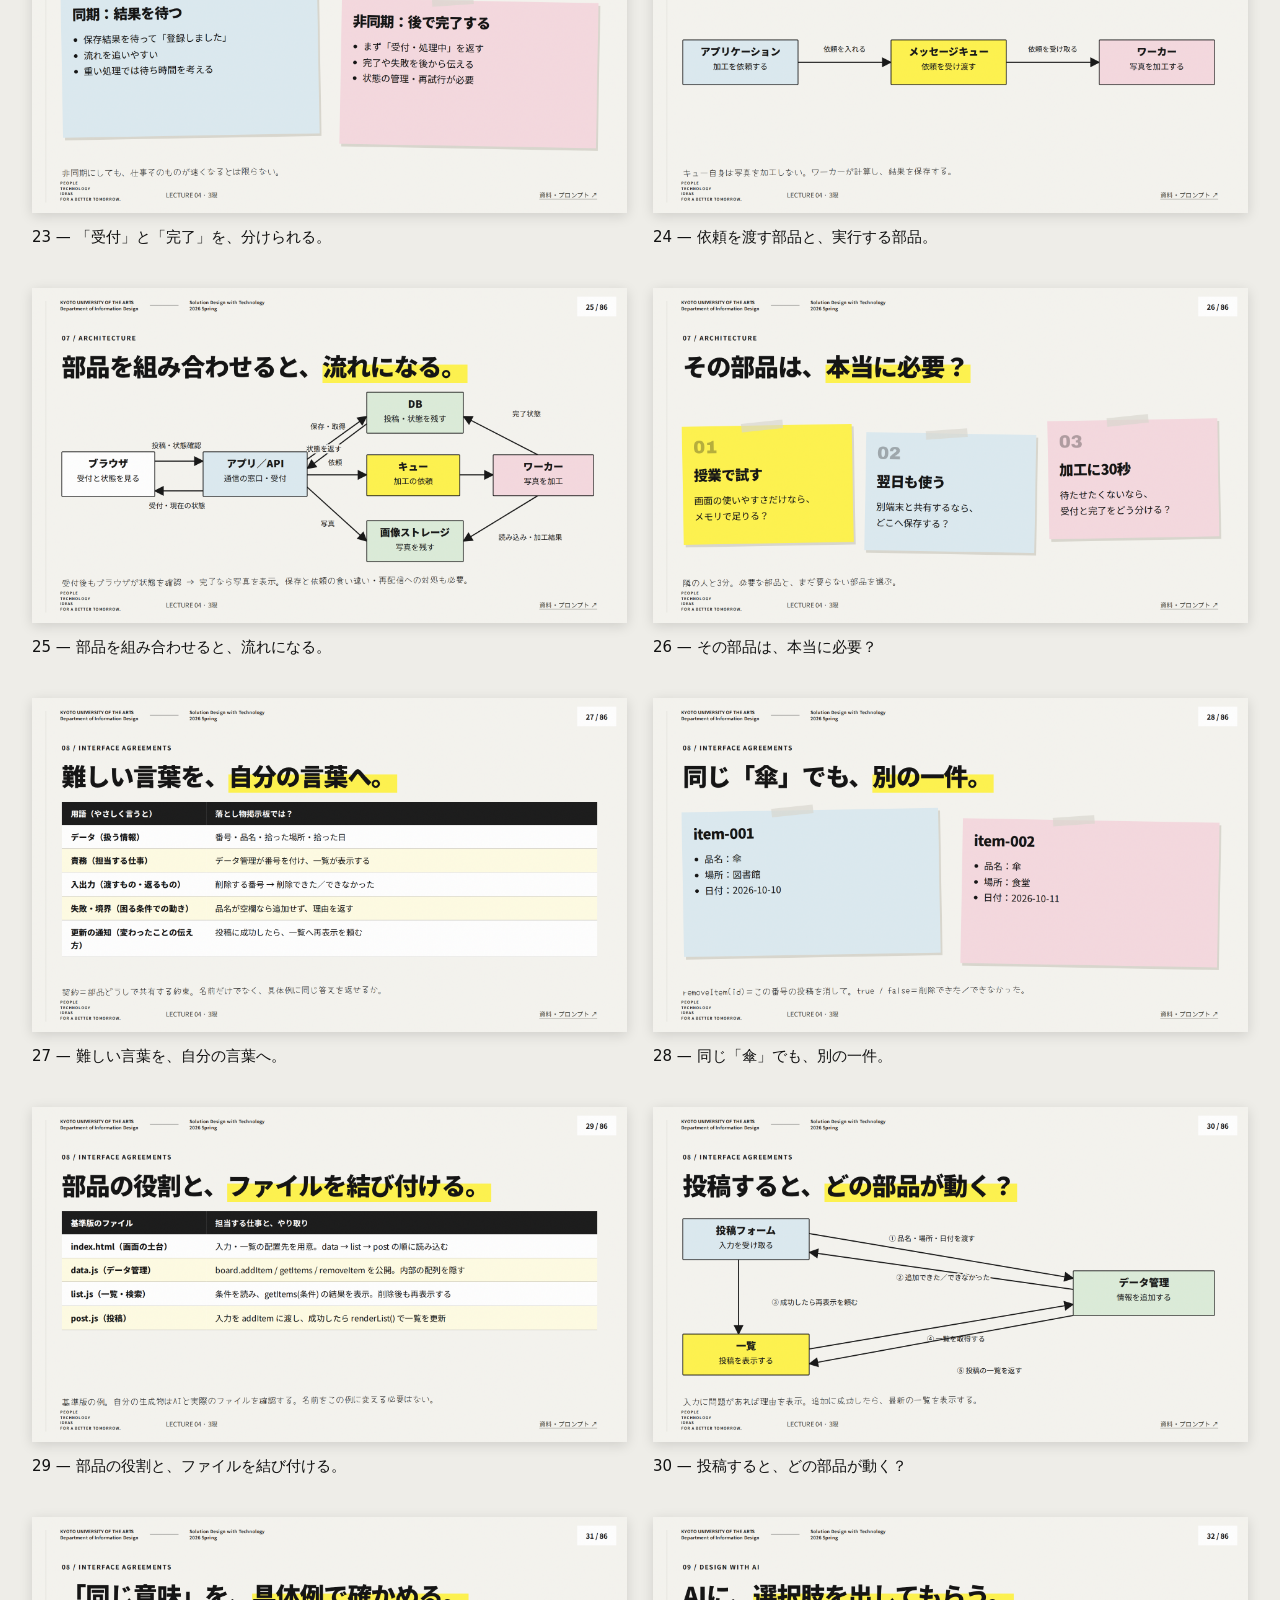
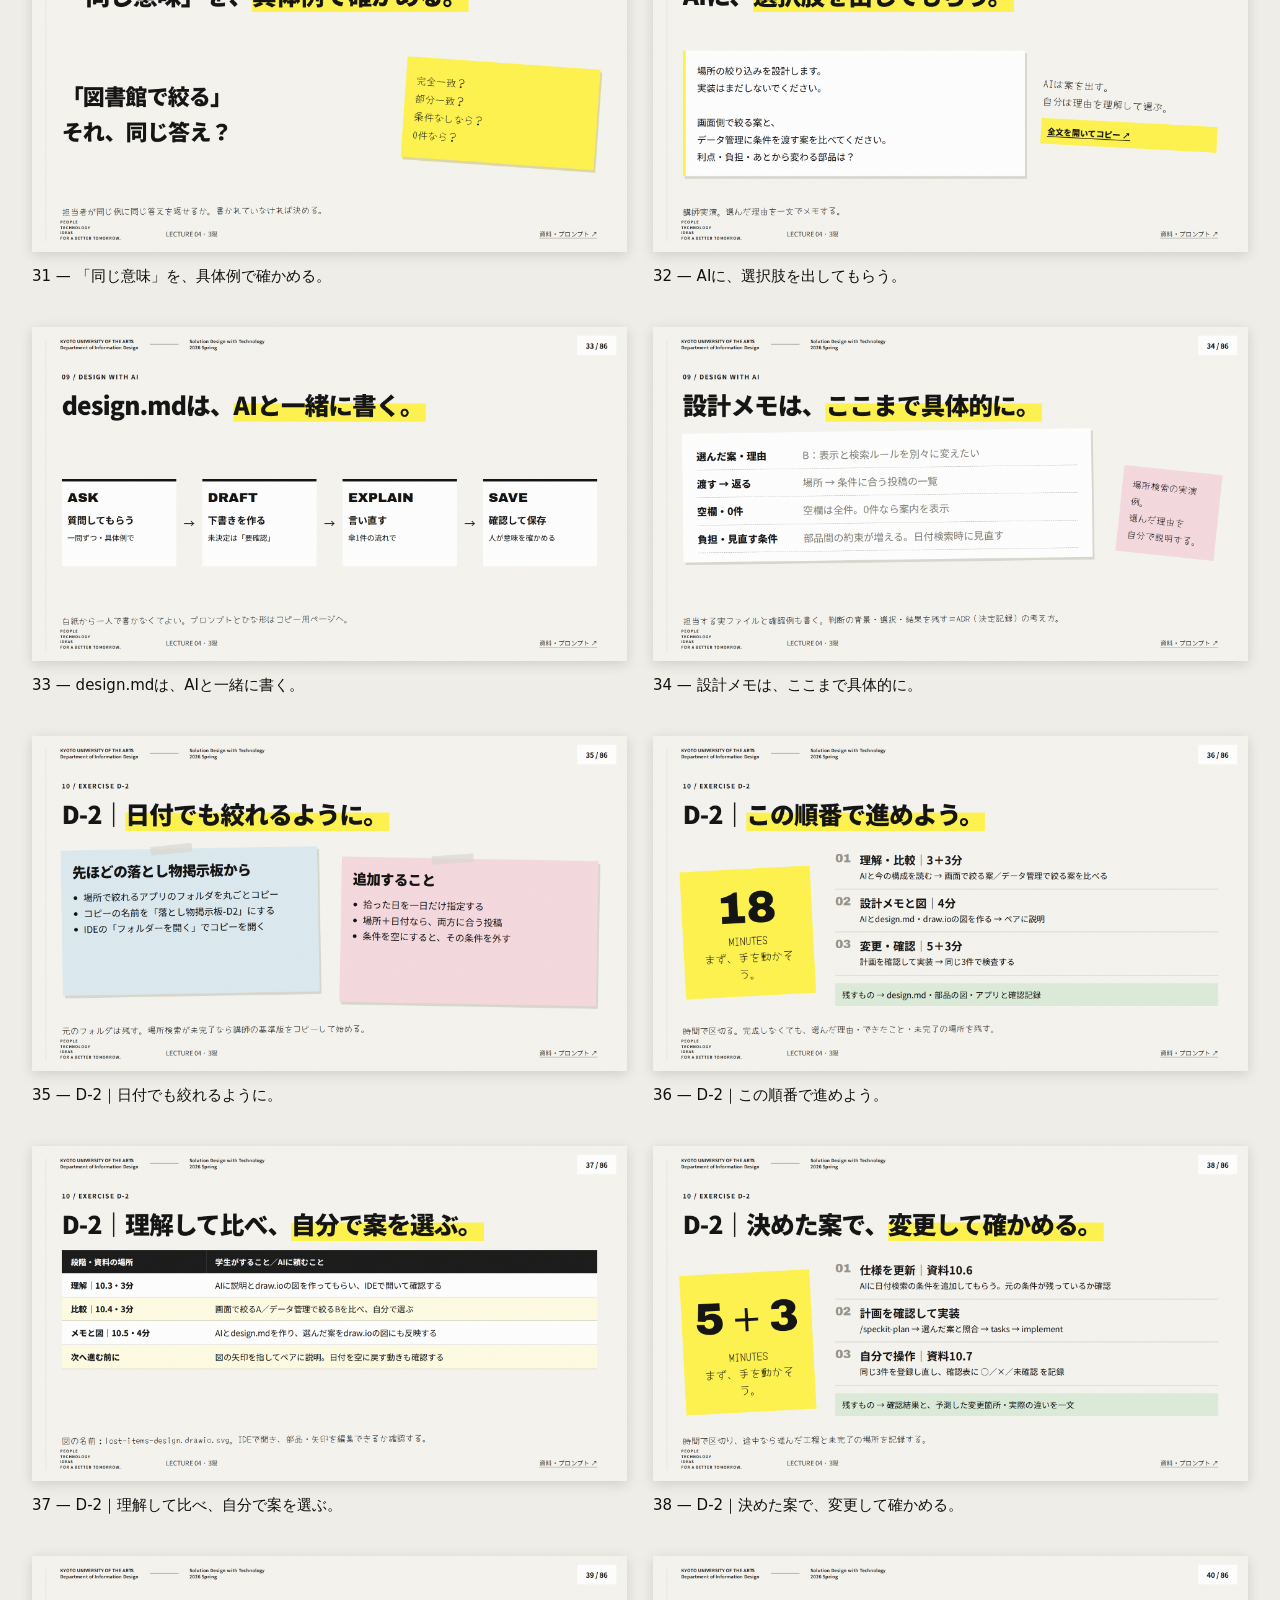
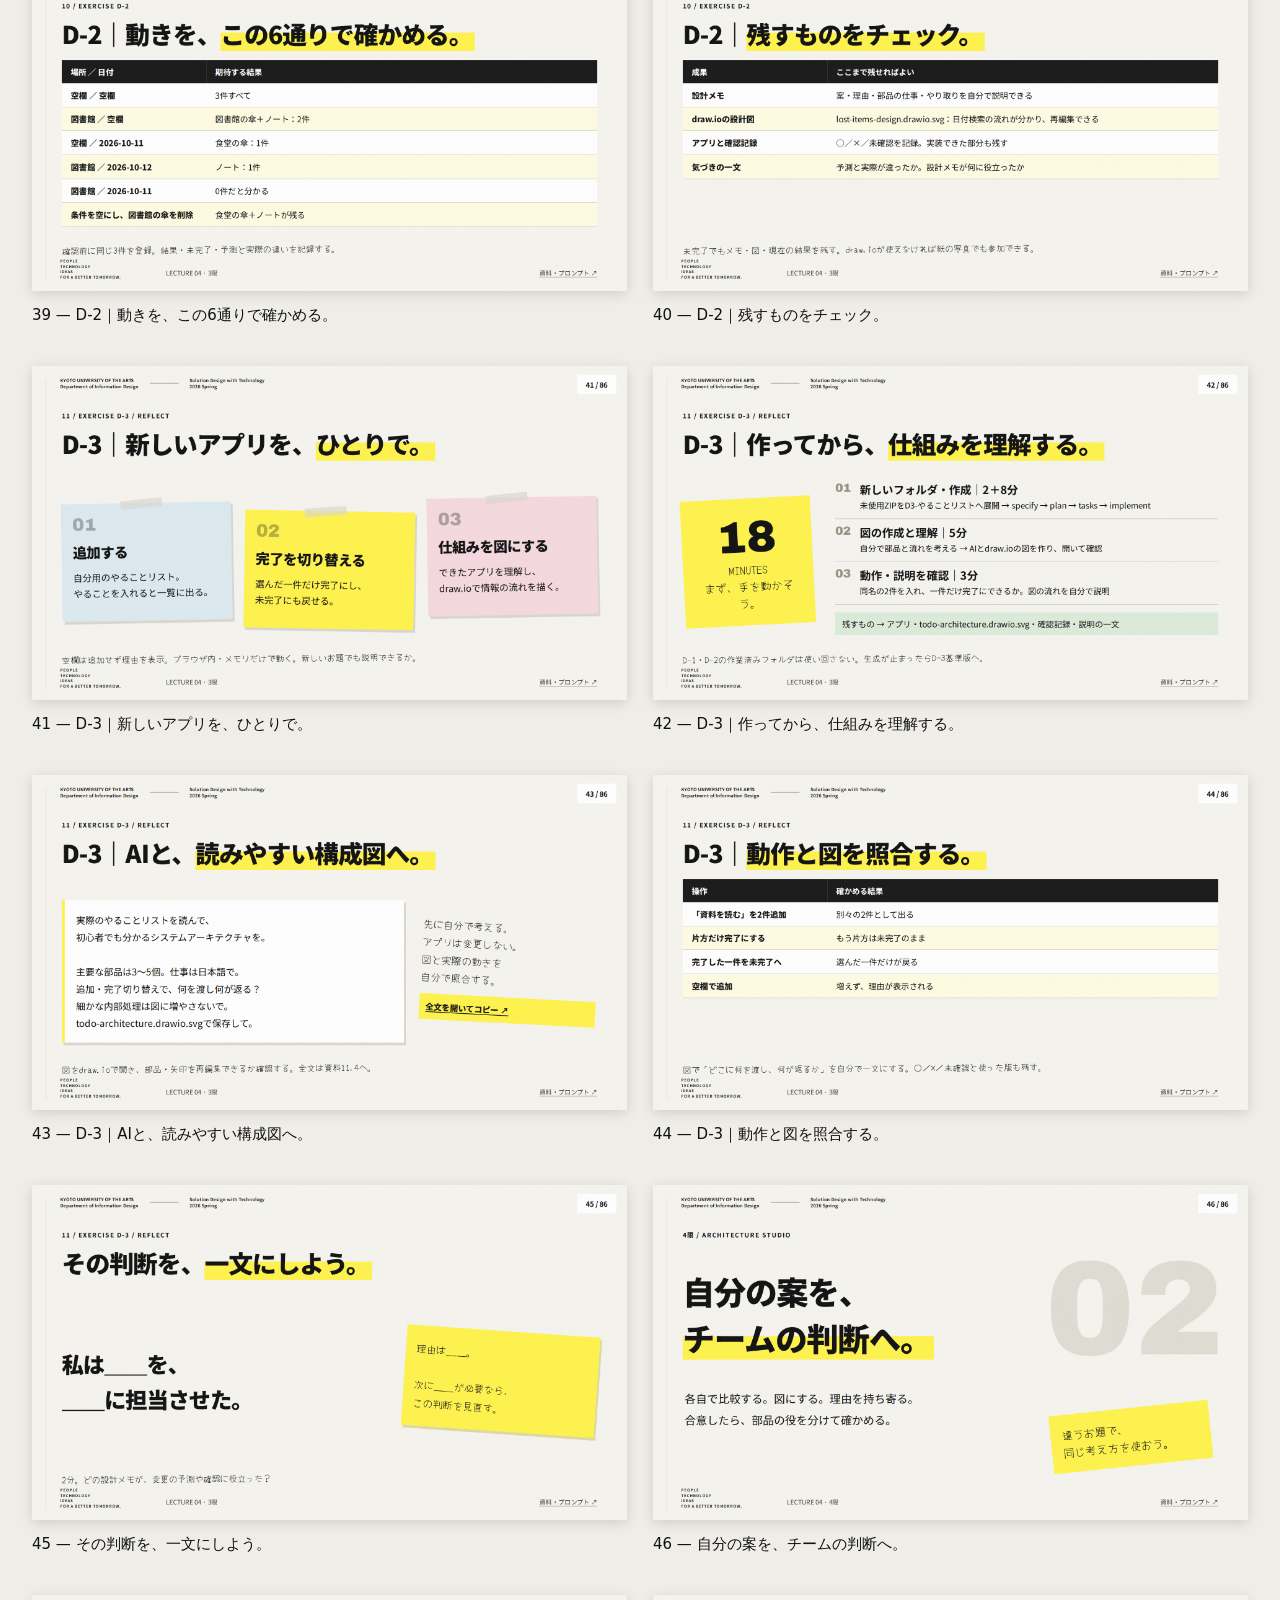
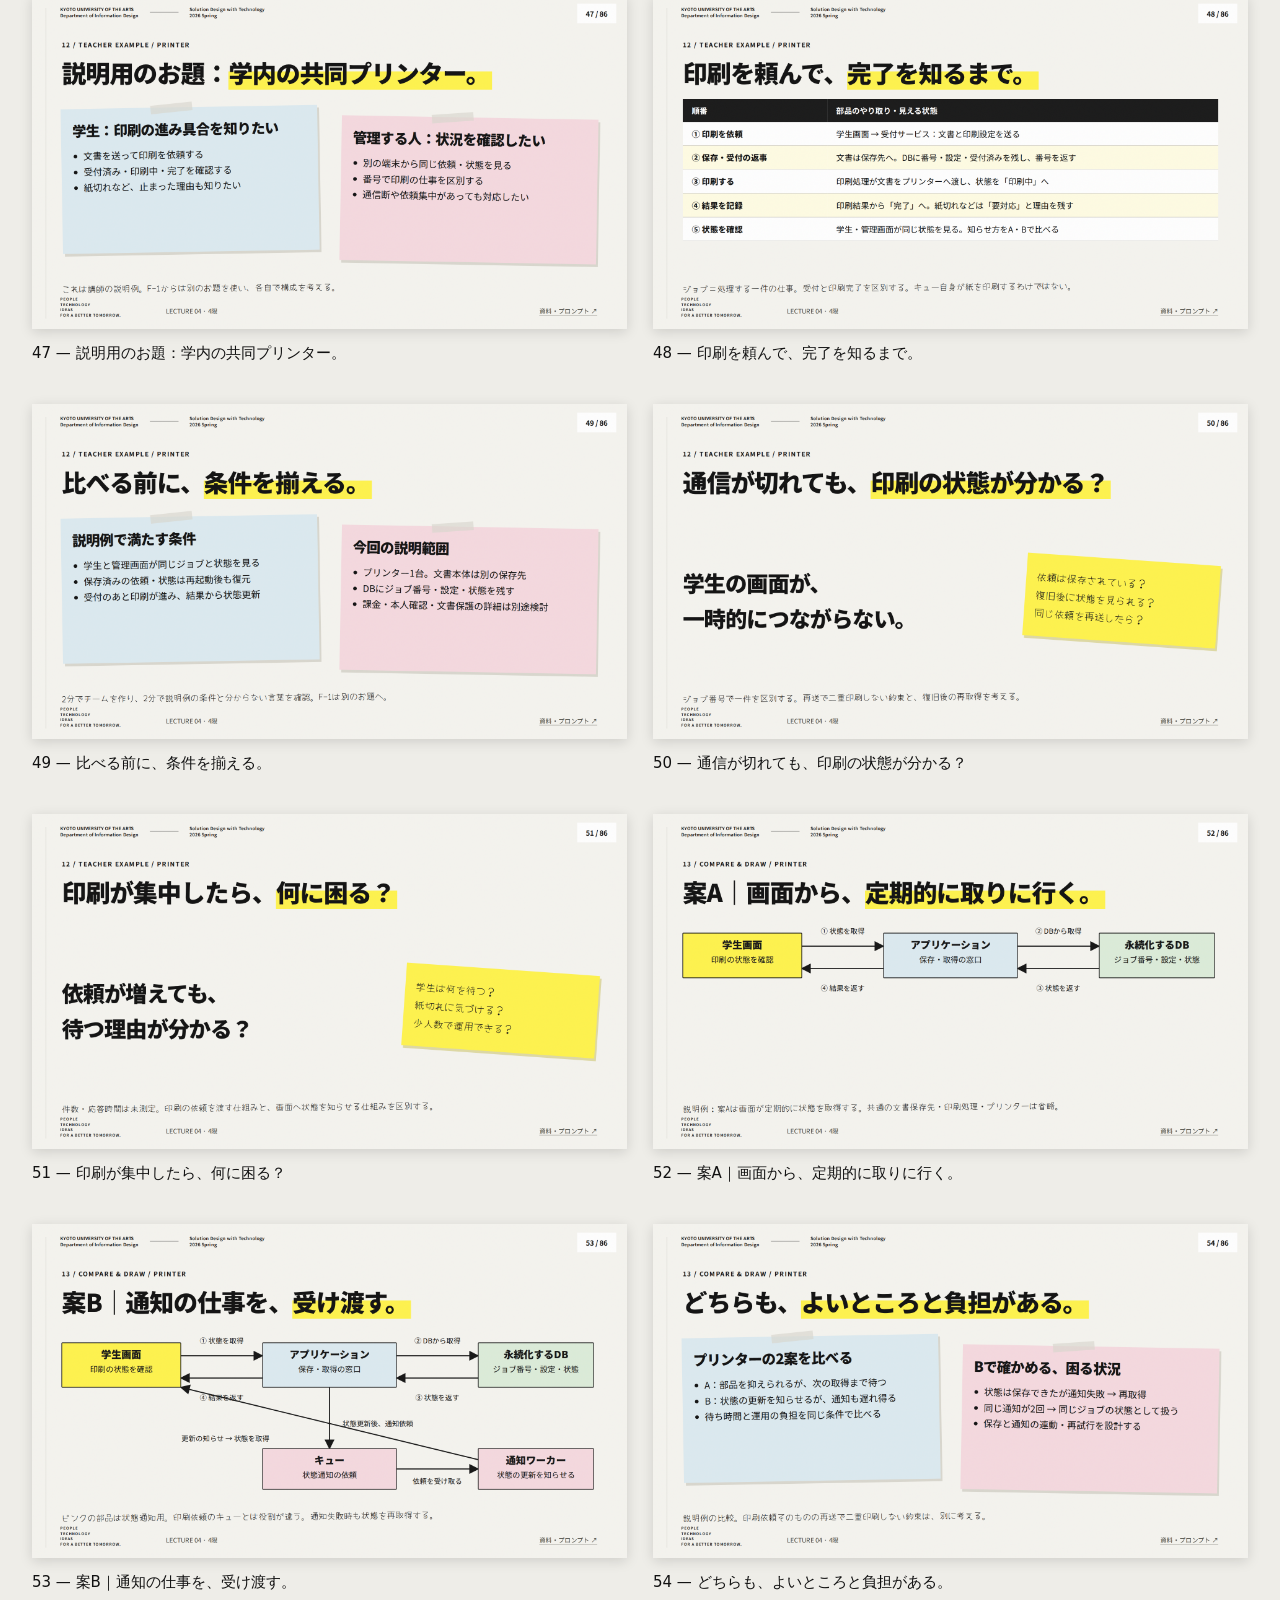
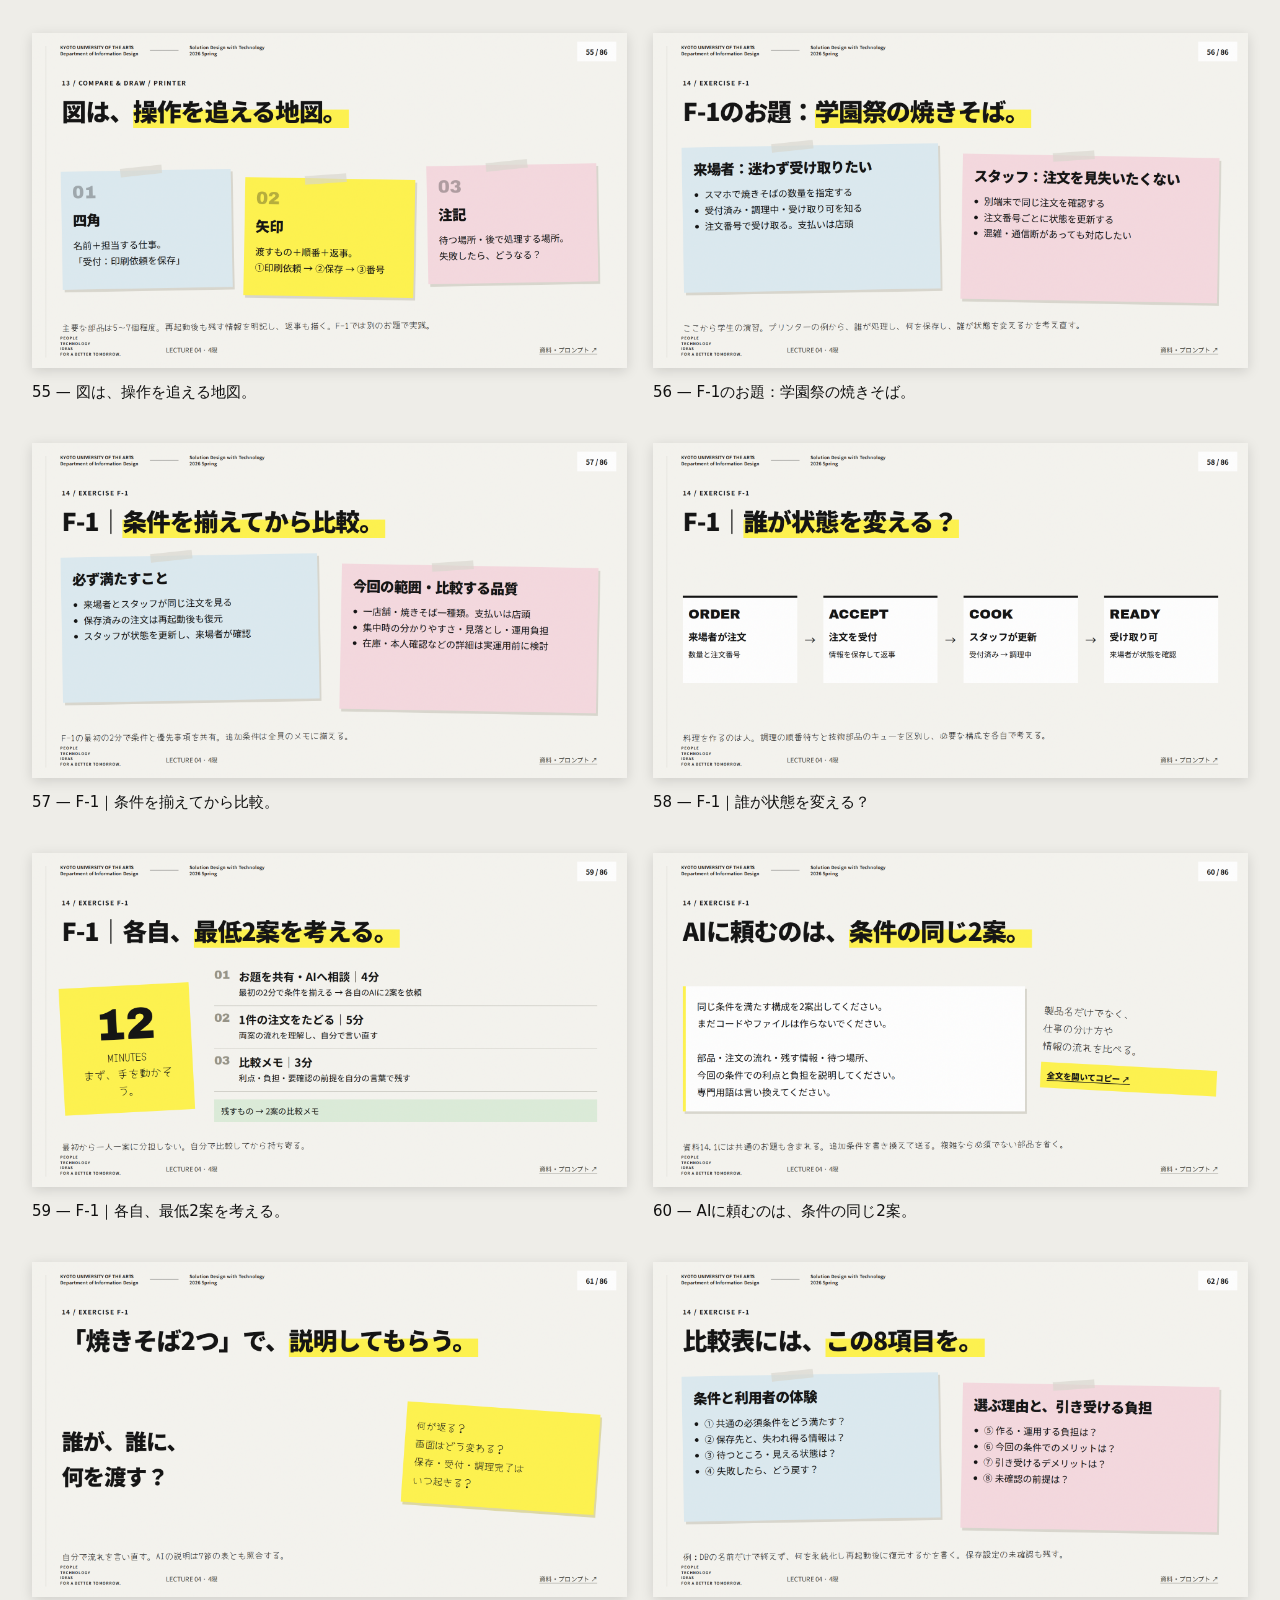
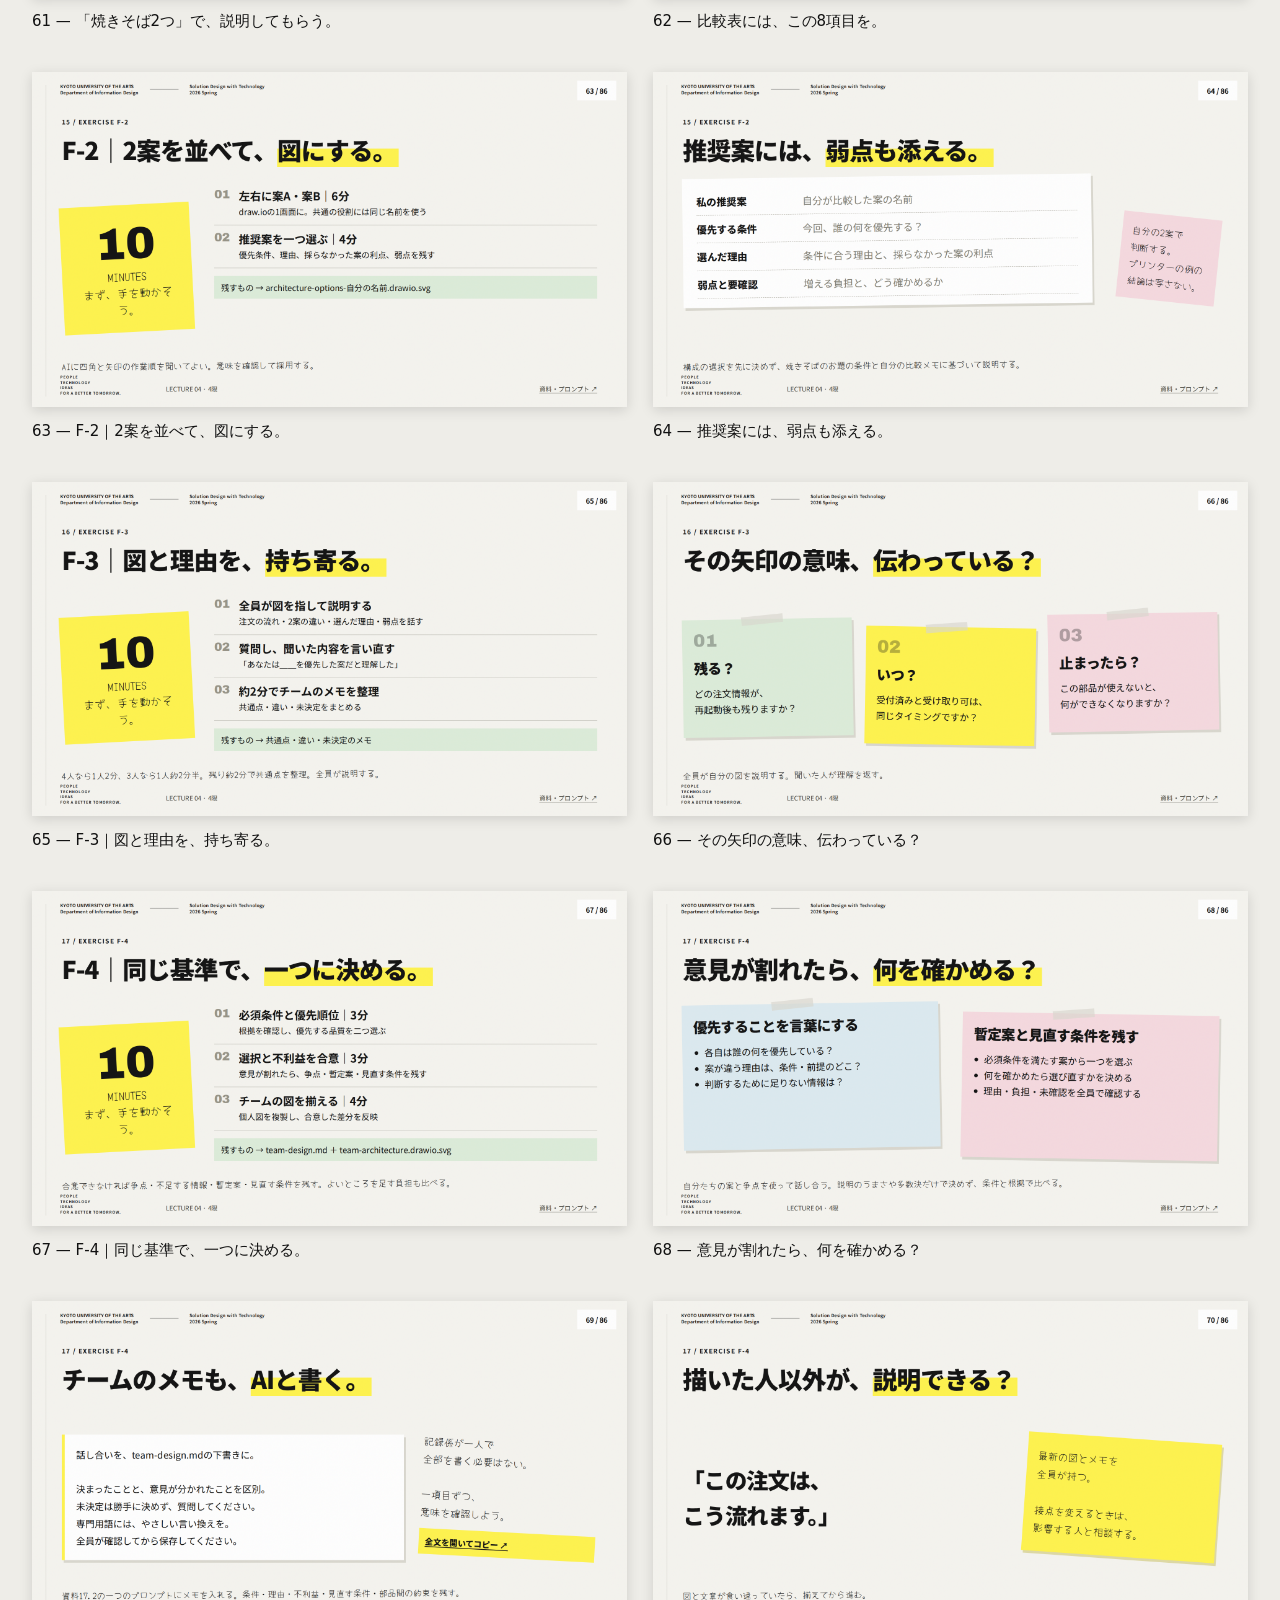
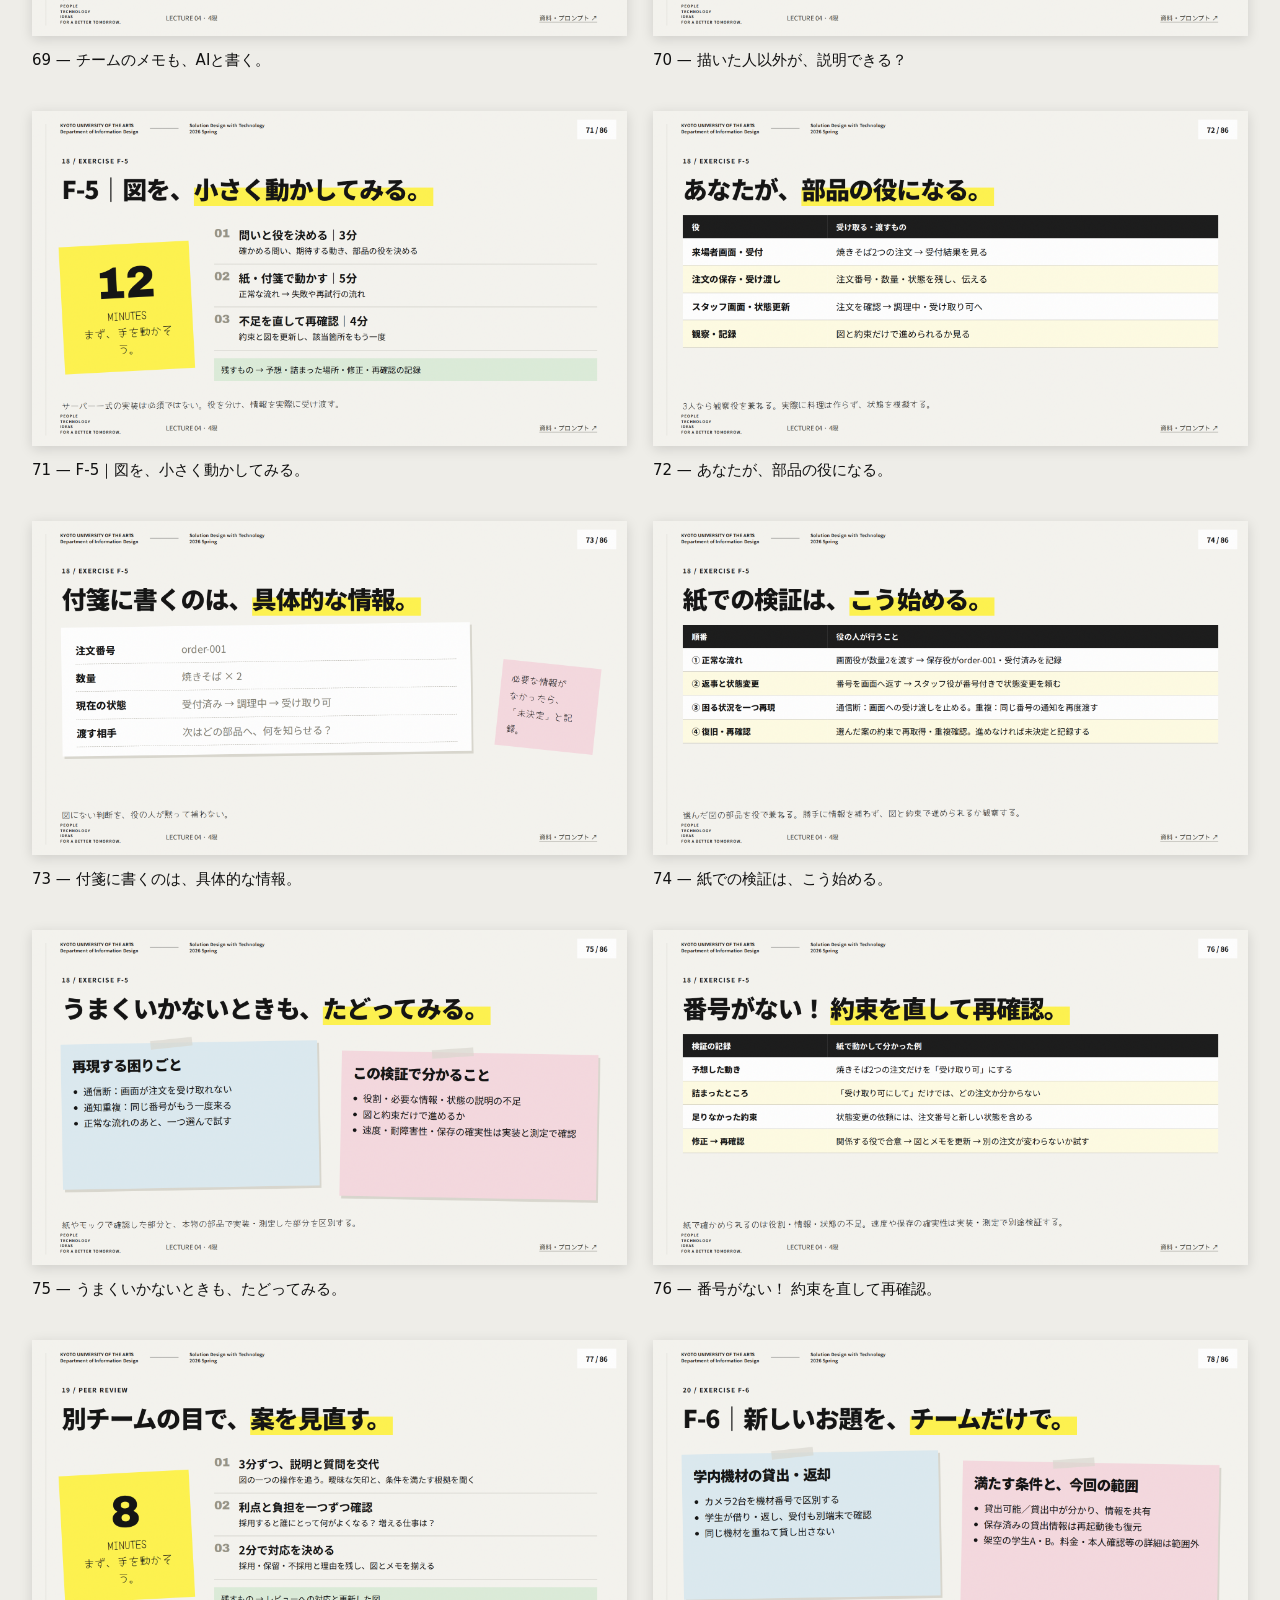
<file: 2026/4_solutioning_and_prototyping/slides/review.html>
<!doctype html><html lang="ja"><head><meta charset="utf-8"><meta name="viewport" content="width=device-width, initial-scale=1"><title>第4回スライド — 86枚のレビュー</title><style>body{margin:32px;background:#eeede8;color:#111;font-family:system-ui,sans-serif}h1{font-size:28px}main{display:grid;grid-template-columns:repeat(2,minmax(0,1fr));gap:26px}img{width:100%;display:block;box-shadow:0 3px 12px #0002}a{color:inherit;text-decoration:none}p{font-size:15px}header{margin-bottom:28px}header a{text-decoration:underline}@media(max-width:750px){main{grid-template-columns:1fr}body{margin:16px}}</style></head><body><header><h1>第4回 — 86枚</h1><p>各画像をクリックすると、そのページを投影表示できます。</p><a href="index.html">スライドを開く →</a>　<a href="previews/overview.png">一覧画像を開く ↗</a></header><main><a href="index.html#1"><img src="previews/01.png" alt="1. つなぎ方を、デザインする。"><p>01 — つなぎ方を、デザインする。</p></a>
<a href="index.html#2"><img src="previews/02.png" alt="2. 今日は、判断を説明できる人へ。"><p>02 — 今日は、判断を説明できる人へ。</p></a>
<a href="index.html#3"><img src="previews/03.png" alt="3. 7回の授業で、つくる力をつなぐ。"><p>03 — 7回の授業で、つくる力をつなぐ。</p></a>
<a href="index.html#4"><img src="previews/04.png" alt="4. 今日の作業場所をつくる。"><p>04 — 今日の作業場所をつくる。</p></a>
<a href="index.html#5"><img src="previews/05.png" alt="5. 図は、四角と矢印でいい。"><p>05 — 図は、四角と矢印でいい。</p></a>
<a href="index.html#6"><img src="previews/06.png" alt="6. 作って確かめ、要件と設計を見直す。"><p>06 — 作って確かめ、要件と設計を見直す。</p></a>
<a href="index.html#7"><img src="previews/07.png" alt="7. 今日の作業と、Spec Kitを結び付ける。"><p>07 — 今日の作業と、Spec Kitを結び付ける。</p></a>
<a href="index.html#8"><img src="previews/08.png" alt="8. 願いを、確かめられる条件へ。"><p>08 — 願いを、確かめられる条件へ。</p></a>
<a href="index.html#9"><img src="previews/09.png" alt="9. 機能・品質・制約を、分けて考える。"><p>09 — 機能・品質・制約を、分けて考える。</p></a>
<a href="index.html#10"><img src="previews/10.png" alt="10. 今日の試作品は、ここまで作る。"><p>10 — 今日の試作品は、ここまで作る。</p></a>
<a href="index.html#11"><img src="previews/11.png" alt="11. お題：学内の落とし物掲示板。"><p>11 — お題：学内の落とし物掲示板。</p></a>
<a href="index.html#12"><img src="previews/12.png" alt="12. 比べるときは、同じ3件。"><p>12 — 比べるときは、同じ3件。</p></a>
<a href="index.html#13"><img src="previews/13.png" alt="13. D-1｜まず作って、確かめる。"><p>13 — D-1｜まず作って、確かめる。</p></a>
<a href="index.html#14"><img src="previews/14.png" alt="14. 「場所で絞り込みたい」。"><p>14 — 「場所で絞り込みたい」。</p></a>
<a href="index.html#15"><img src="previews/15.png" alt="15. 変更したら、元の動きも確かめる。"><p>15 — 変更したら、元の動きも確かめる。</p></a>
<a href="index.html#16"><img src="previews/16.png" alt="16. 予測と実際を、分けて残す。"><p>16 — 予測と実際を、分けて残す。</p></a>
<a href="index.html#17"><img src="previews/17.png" alt="17. 設計では、何を決める？"><p>17 — 設計では、何を決める？</p></a>
<a href="index.html#18"><img src="previews/18.png" alt="18. 設計の中でも、全体に関わる判断。"><p>18 — 設計の中でも、全体に関わる判断。</p></a>
<a href="index.html#19"><img src="previews/19.png" alt="19. コンポーネントは、役割を持つ部品。"><p>19 — コンポーネントは、役割を持つ部品。</p></a>
<a href="index.html#20"><img src="previews/20.png" alt="20. 今回は、情報の置き場所を詳しく。"><p>20 — 今回は、情報の置き場所を詳しく。</p></a>
<a href="index.html#21"><img src="previews/21.png" alt="21. メモリとDBは、二択ではない。"><p>21 — メモリとDBは、二択ではない。</p></a>
<a href="index.html#22"><img src="previews/22.png" alt="22. 写真はどこへ？ 控えはいつまで？"><p>22 — 写真はどこへ？ 控えはいつまで？</p></a>
<a href="index.html#23"><img src="previews/23.png" alt="23. 「受付」と「完了」を、分けられる。"><p>23 — 「受付」と「完了」を、分けられる。</p></a>
<a href="index.html#24"><img src="previews/24.png" alt="24. 依頼を渡す部品と、実行する部品。"><p>24 — 依頼を渡す部品と、実行する部品。</p></a>
<a href="index.html#25"><img src="previews/25.png" alt="25. 部品を組み合わせると、流れになる。"><p>25 — 部品を組み合わせると、流れになる。</p></a>
<a href="index.html#26"><img src="previews/26.png" alt="26. その部品は、本当に必要？"><p>26 — その部品は、本当に必要？</p></a>
<a href="index.html#27"><img src="previews/27.png" alt="27. 難しい言葉を、自分の言葉へ。"><p>27 — 難しい言葉を、自分の言葉へ。</p></a>
<a href="index.html#28"><img src="previews/28.png" alt="28. 同じ「傘」でも、別の一件。"><p>28 — 同じ「傘」でも、別の一件。</p></a>
<a href="index.html#29"><img src="previews/29.png" alt="29. 部品の役割と、ファイルを結び付ける。"><p>29 — 部品の役割と、ファイルを結び付ける。</p></a>
<a href="index.html#30"><img src="previews/30.png" alt="30. 投稿すると、どの部品が動く？"><p>30 — 投稿すると、どの部品が動く？</p></a>
<a href="index.html#31"><img src="previews/31.png" alt="31. 「同じ意味」を、具体例で確かめる。"><p>31 — 「同じ意味」を、具体例で確かめる。</p></a>
<a href="index.html#32"><img src="previews/32.png" alt="32. AIに、選択肢を出してもらう。"><p>32 — AIに、選択肢を出してもらう。</p></a>
<a href="index.html#33"><img src="previews/33.png" alt="33. design.mdは、AIと一緒に書く。"><p>33 — design.mdは、AIと一緒に書く。</p></a>
<a href="index.html#34"><img src="previews/34.png" alt="34. 設計メモは、ここまで具体的に。"><p>34 — 設計メモは、ここまで具体的に。</p></a>
<a href="index.html#35"><img src="previews/35.png" alt="35. D-2｜日付でも絞れるように。"><p>35 — D-2｜日付でも絞れるように。</p></a>
<a href="index.html#36"><img src="previews/36.png" alt="36. D-2｜この順番で進めよう。"><p>36 — D-2｜この順番で進めよう。</p></a>
<a href="index.html#37"><img src="previews/37.png" alt="37. D-2｜理解して比べ、自分で案を選ぶ。"><p>37 — D-2｜理解して比べ、自分で案を選ぶ。</p></a>
<a href="index.html#38"><img src="previews/38.png" alt="38. D-2｜決めた案で、変更して確かめる。"><p>38 — D-2｜決めた案で、変更して確かめる。</p></a>
<a href="index.html#39"><img src="previews/39.png" alt="39. D-2｜動きを、この6通りで確かめる。"><p>39 — D-2｜動きを、この6通りで確かめる。</p></a>
<a href="index.html#40"><img src="previews/40.png" alt="40. D-2｜残すものをチェック。"><p>40 — D-2｜残すものをチェック。</p></a>
<a href="index.html#41"><img src="previews/41.png" alt="41. D-3｜新しいアプリを、ひとりで。"><p>41 — D-3｜新しいアプリを、ひとりで。</p></a>
<a href="index.html#42"><img src="previews/42.png" alt="42. D-3｜作ってから、仕組みを理解する。"><p>42 — D-3｜作ってから、仕組みを理解する。</p></a>
<a href="index.html#43"><img src="previews/43.png" alt="43. D-3｜AIと、読みやすい構成図へ。"><p>43 — D-3｜AIと、読みやすい構成図へ。</p></a>
<a href="index.html#44"><img src="previews/44.png" alt="44. D-3｜動作と図を照合する。"><p>44 — D-3｜動作と図を照合する。</p></a>
<a href="index.html#45"><img src="previews/45.png" alt="45. その判断を、一文にしよう。"><p>45 — その判断を、一文にしよう。</p></a>
<a href="index.html#46"><img src="previews/46.png" alt="46. 自分の案を、チームの判断へ。"><p>46 — 自分の案を、チームの判断へ。</p></a>
<a href="index.html#47"><img src="previews/47.png" alt="47. 説明用のお題：学内の共同プリンター。"><p>47 — 説明用のお題：学内の共同プリンター。</p></a>
<a href="index.html#48"><img src="previews/48.png" alt="48. 印刷を頼んで、完了を知るまで。"><p>48 — 印刷を頼んで、完了を知るまで。</p></a>
<a href="index.html#49"><img src="previews/49.png" alt="49. 比べる前に、条件を揃える。"><p>49 — 比べる前に、条件を揃える。</p></a>
<a href="index.html#50"><img src="previews/50.png" alt="50. 通信が切れても、印刷の状態が分かる？"><p>50 — 通信が切れても、印刷の状態が分かる？</p></a>
<a href="index.html#51"><img src="previews/51.png" alt="51. 印刷が集中したら、何に困る？"><p>51 — 印刷が集中したら、何に困る？</p></a>
<a href="index.html#52"><img src="previews/52.png" alt="52. 案A｜画面から、定期的に取りに行く。"><p>52 — 案A｜画面から、定期的に取りに行く。</p></a>
<a href="index.html#53"><img src="previews/53.png" alt="53. 案B｜通知の仕事を、受け渡す。"><p>53 — 案B｜通知の仕事を、受け渡す。</p></a>
<a href="index.html#54"><img src="previews/54.png" alt="54. どちらも、よいところと負担がある。"><p>54 — どちらも、よいところと負担がある。</p></a>
<a href="index.html#55"><img src="previews/55.png" alt="55. 図は、操作を追える地図。"><p>55 — 図は、操作を追える地図。</p></a>
<a href="index.html#56"><img src="previews/56.png" alt="56. F-1のお題：学園祭の焼きそば。"><p>56 — F-1のお題：学園祭の焼きそば。</p></a>
<a href="index.html#57"><img src="previews/57.png" alt="57. F-1｜条件を揃えてから比較。"><p>57 — F-1｜条件を揃えてから比較。</p></a>
<a href="index.html#58"><img src="previews/58.png" alt="58. F-1｜誰が状態を変える？"><p>58 — F-1｜誰が状態を変える？</p></a>
<a href="index.html#59"><img src="previews/59.png" alt="59. F-1｜各自、最低2案を考える。"><p>59 — F-1｜各自、最低2案を考える。</p></a>
<a href="index.html#60"><img src="previews/60.png" alt="60. AIに頼むのは、条件の同じ2案。"><p>60 — AIに頼むのは、条件の同じ2案。</p></a>
<a href="index.html#61"><img src="previews/61.png" alt="61. 「焼きそば2つ」で、説明してもらう。"><p>61 — 「焼きそば2つ」で、説明してもらう。</p></a>
<a href="index.html#62"><img src="previews/62.png" alt="62. 比較表には、この8項目を。"><p>62 — 比較表には、この8項目を。</p></a>
<a href="index.html#63"><img src="previews/63.png" alt="63. F-2｜2案を並べて、図にする。"><p>63 — F-2｜2案を並べて、図にする。</p></a>
<a href="index.html#64"><img src="previews/64.png" alt="64. 推奨案には、弱点も添える。"><p>64 — 推奨案には、弱点も添える。</p></a>
<a href="index.html#65"><img src="previews/65.png" alt="65. F-3｜図と理由を、持ち寄る。"><p>65 — F-3｜図と理由を、持ち寄る。</p></a>
<a href="index.html#66"><img src="previews/66.png" alt="66. その矢印の意味、伝わっている？"><p>66 — その矢印の意味、伝わっている？</p></a>
<a href="index.html#67"><img src="previews/67.png" alt="67. F-4｜同じ基準で、一つに決める。"><p>67 — F-4｜同じ基準で、一つに決める。</p></a>
<a href="index.html#68"><img src="previews/68.png" alt="68. 意見が割れたら、何を確かめる？"><p>68 — 意見が割れたら、何を確かめる？</p></a>
<a href="index.html#69"><img src="previews/69.png" alt="69. チームのメモも、AIと書く。"><p>69 — チームのメモも、AIと書く。</p></a>
<a href="index.html#70"><img src="previews/70.png" alt="70. 描いた人以外が、説明できる？"><p>70 — 描いた人以外が、説明できる？</p></a>
<a href="index.html#71"><img src="previews/71.png" alt="71. F-5｜図を、小さく動かしてみる。"><p>71 — F-5｜図を、小さく動かしてみる。</p></a>
<a href="index.html#72"><img src="previews/72.png" alt="72. あなたが、部品の役になる。"><p>72 — あなたが、部品の役になる。</p></a>
<a href="index.html#73"><img src="previews/73.png" alt="73. 付箋に書くのは、具体的な情報。"><p>73 — 付箋に書くのは、具体的な情報。</p></a>
<a href="index.html#74"><img src="previews/74.png" alt="74. 紙での検証は、こう始める。"><p>74 — 紙での検証は、こう始める。</p></a>
<a href="index.html#75"><img src="previews/75.png" alt="75. うまくいかないときも、たどってみる。"><p>75 — うまくいかないときも、たどってみる。</p></a>
<a href="index.html#76"><img src="previews/76.png" alt="76. 番号がない！ 約束を直して再確認。"><p>76 — 番号がない！ 約束を直して再確認。</p></a>
<a href="index.html#77"><img src="previews/77.png" alt="77. 別チームの目で、案を見直す。"><p>77 — 別チームの目で、案を見直す。</p></a>
<a href="index.html#78"><img src="previews/78.png" alt="78. F-6｜新しいお題を、チームだけで。"><p>78 — F-6｜新しいお題を、チームだけで。</p></a>
<a href="index.html#79"><img src="previews/79.png" alt="79. F-6｜問いから自分たちで。"><p>79 — F-6｜問いから自分たちで。</p></a>
<a href="index.html#80"><img src="previews/80.png" alt="80. F-6｜自力で判断した跡を残す。"><p>80 — F-6｜自力で判断した跡を残す。</p></a>
<a href="index.html#81"><img src="previews/81.png" alt="81. 3問すべてに、自分の言葉で答える。"><p>81 — 3問すべてに、自分の言葉で答える。</p></a>
<a href="index.html#82"><img src="previews/82.png" alt="82. 今日の困りごとを、チームの工夫へ。"><p>82 — 今日の困りごとを、チームの工夫へ。</p></a>
<a href="index.html#83"><img src="previews/83.png" alt="83. 提出するのは、判断の跡。"><p>83 — 提出するのは、判断の跡。</p></a>
<a href="index.html#84"><img src="previews/84.png" alt="84. 授業のあとも、一つ確かめる。"><p>84 — 授業のあとも、一つ確かめる。</p></a>
<a href="index.html#85"><img src="previews/85.png" alt="85. 次は、価値を合わせる対話へ。"><p>85 — 次は、価値を合わせる対話へ。</p></a>
<a href="index.html#86"><img src="previews/86.png" alt="86. もっと知りたい人へ。"><p>86 — もっと知りたい人へ。</p></a></main></body></html>
</file>
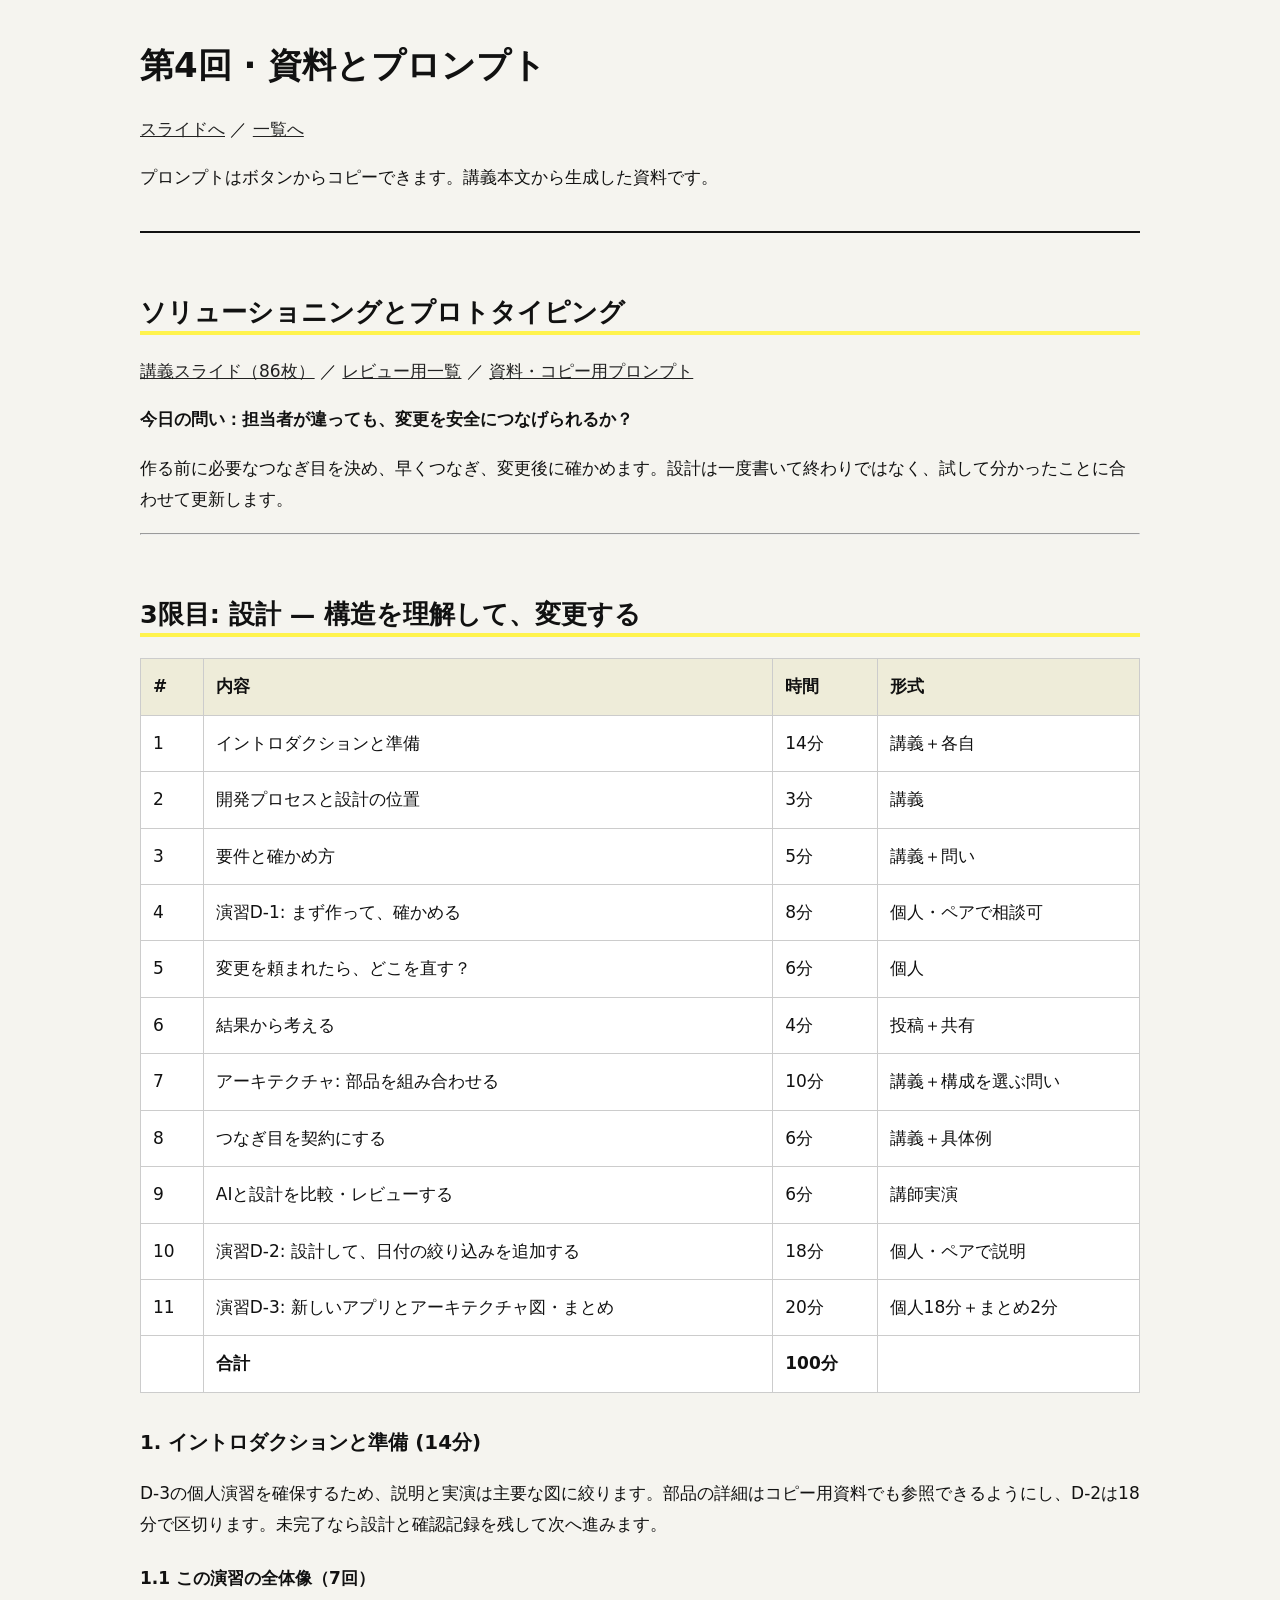
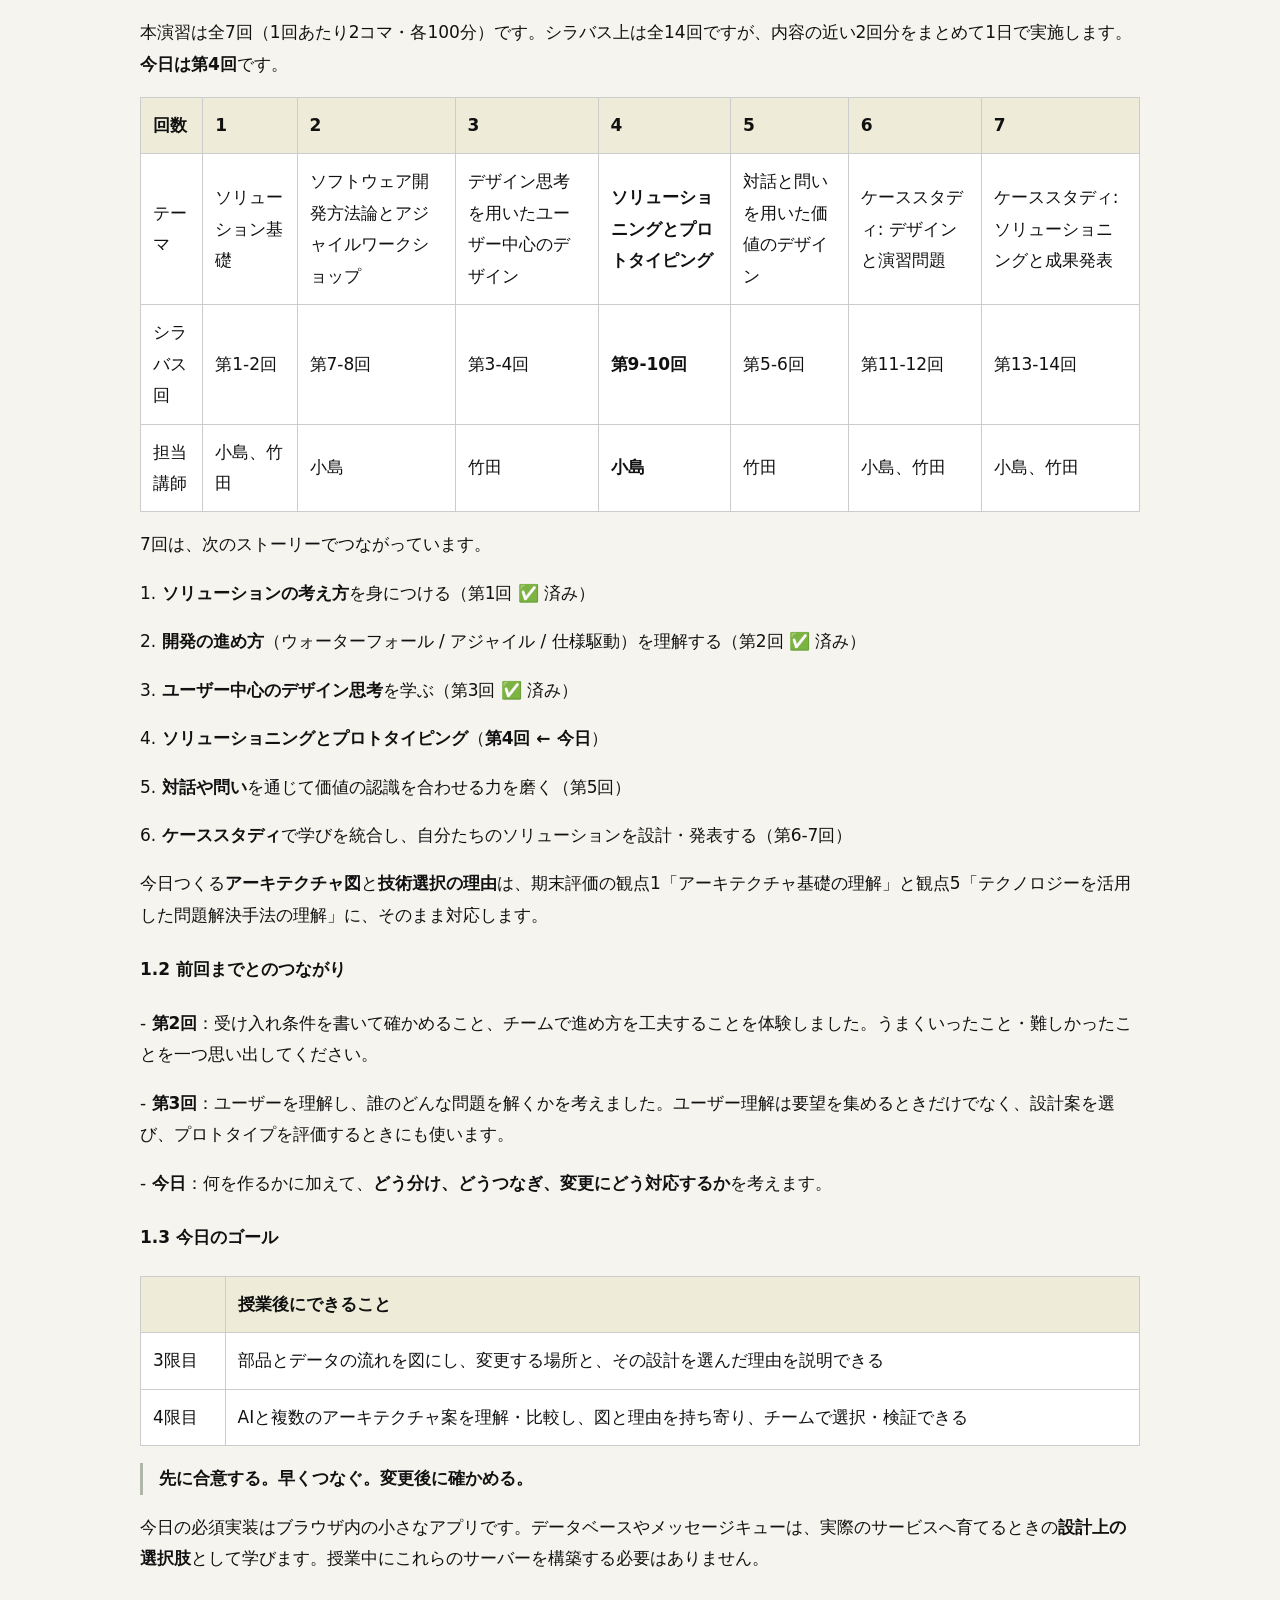
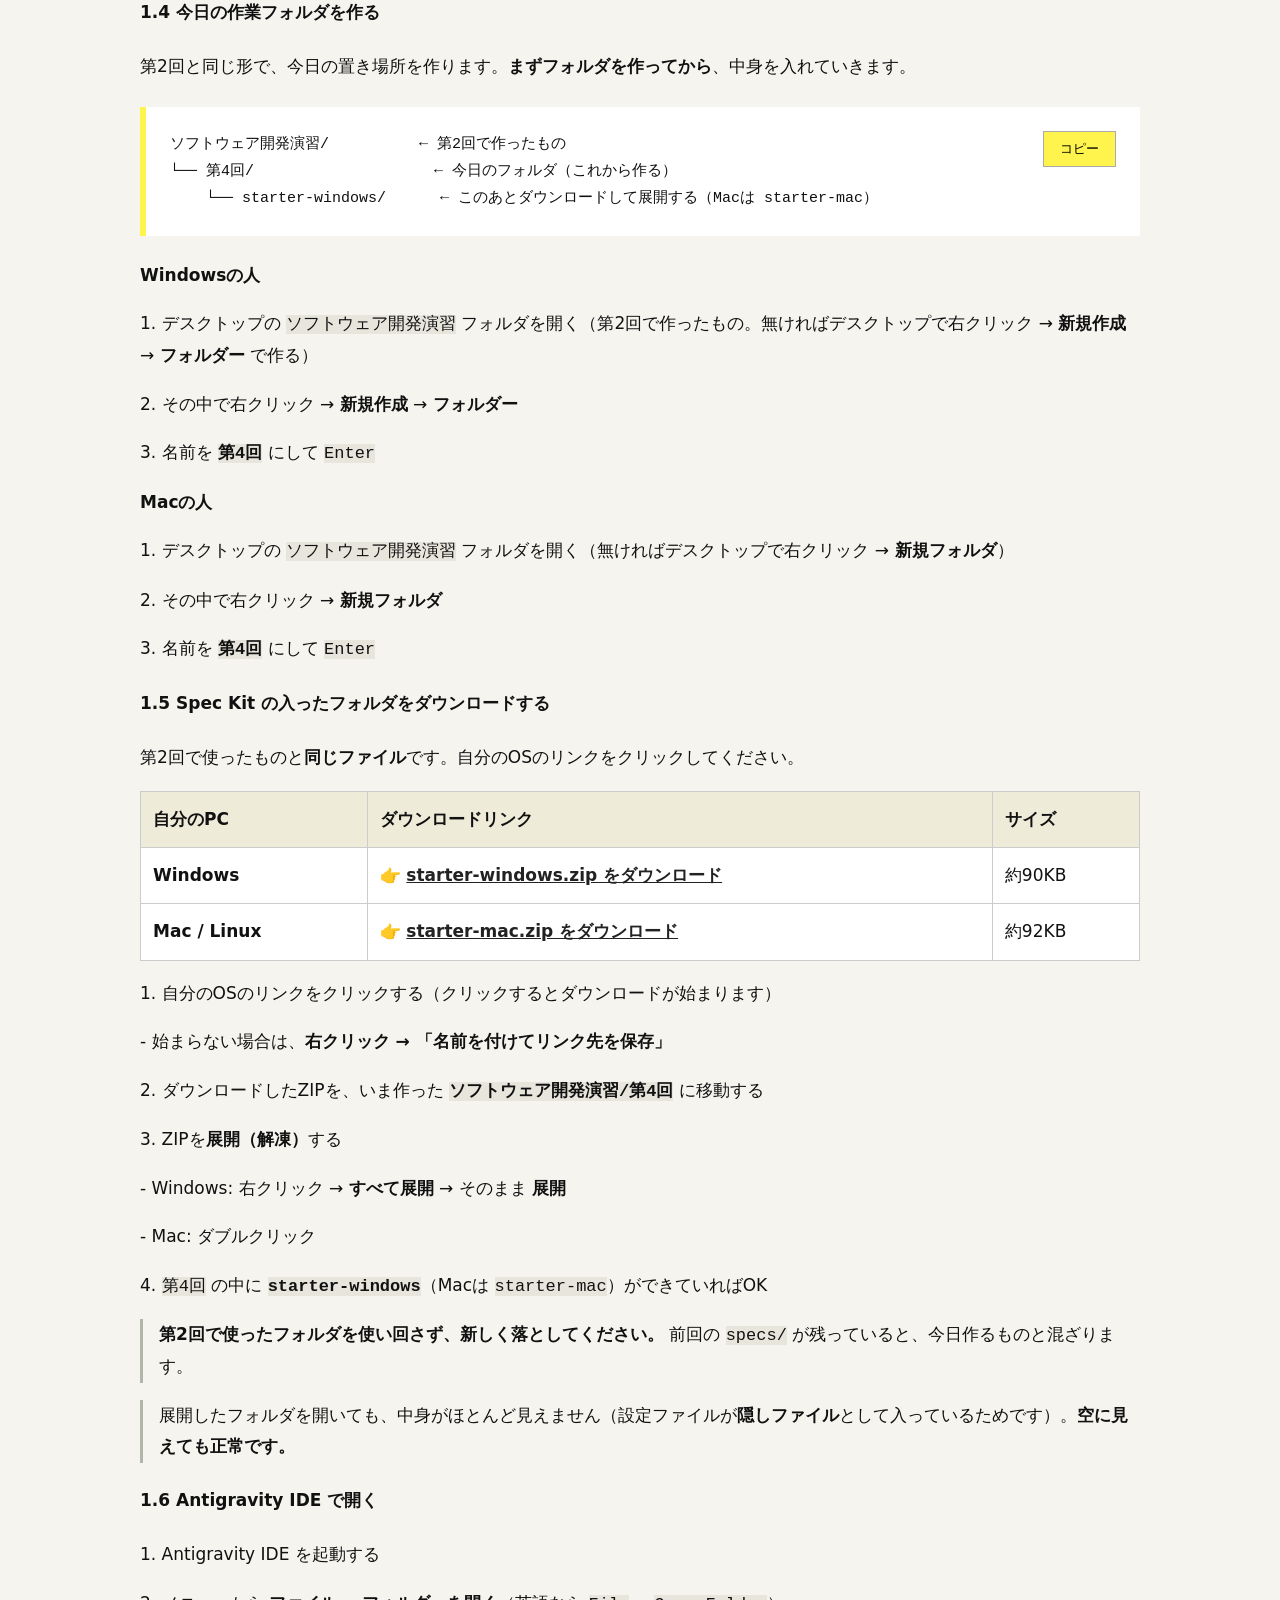
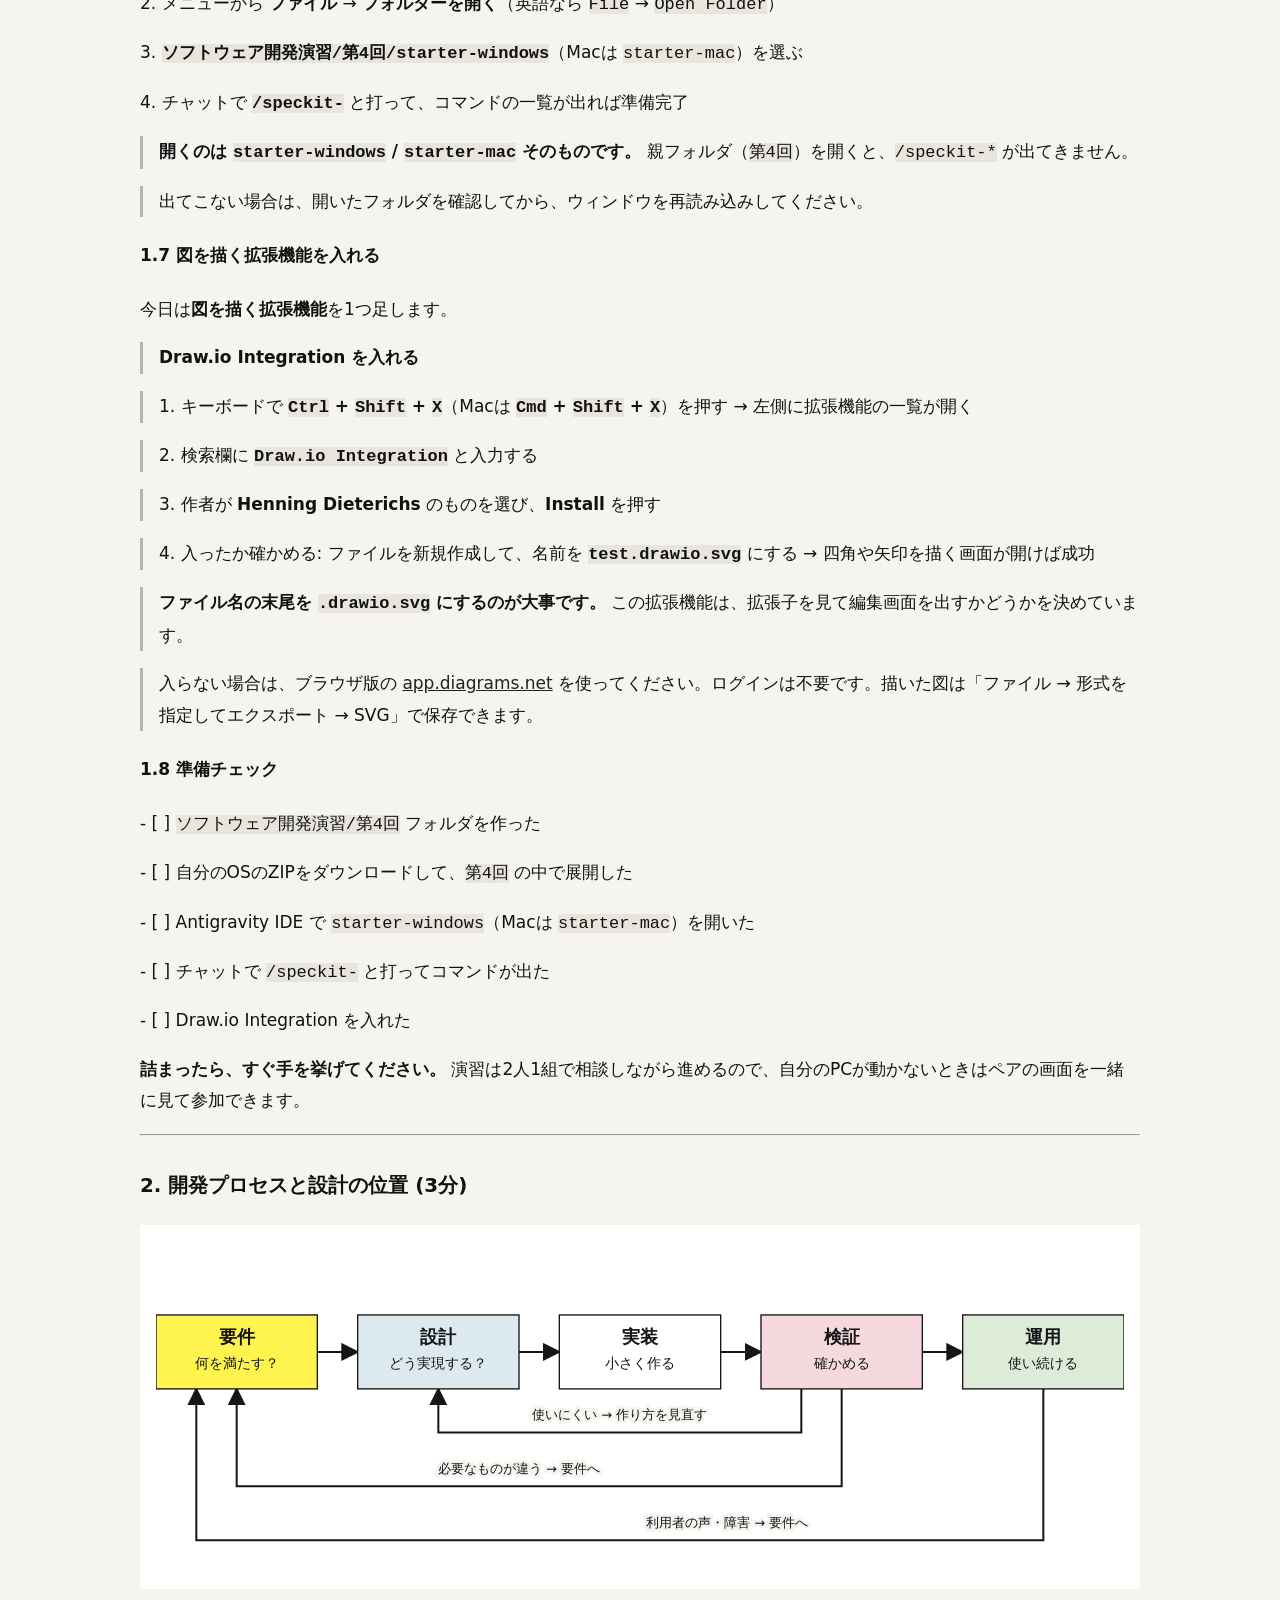
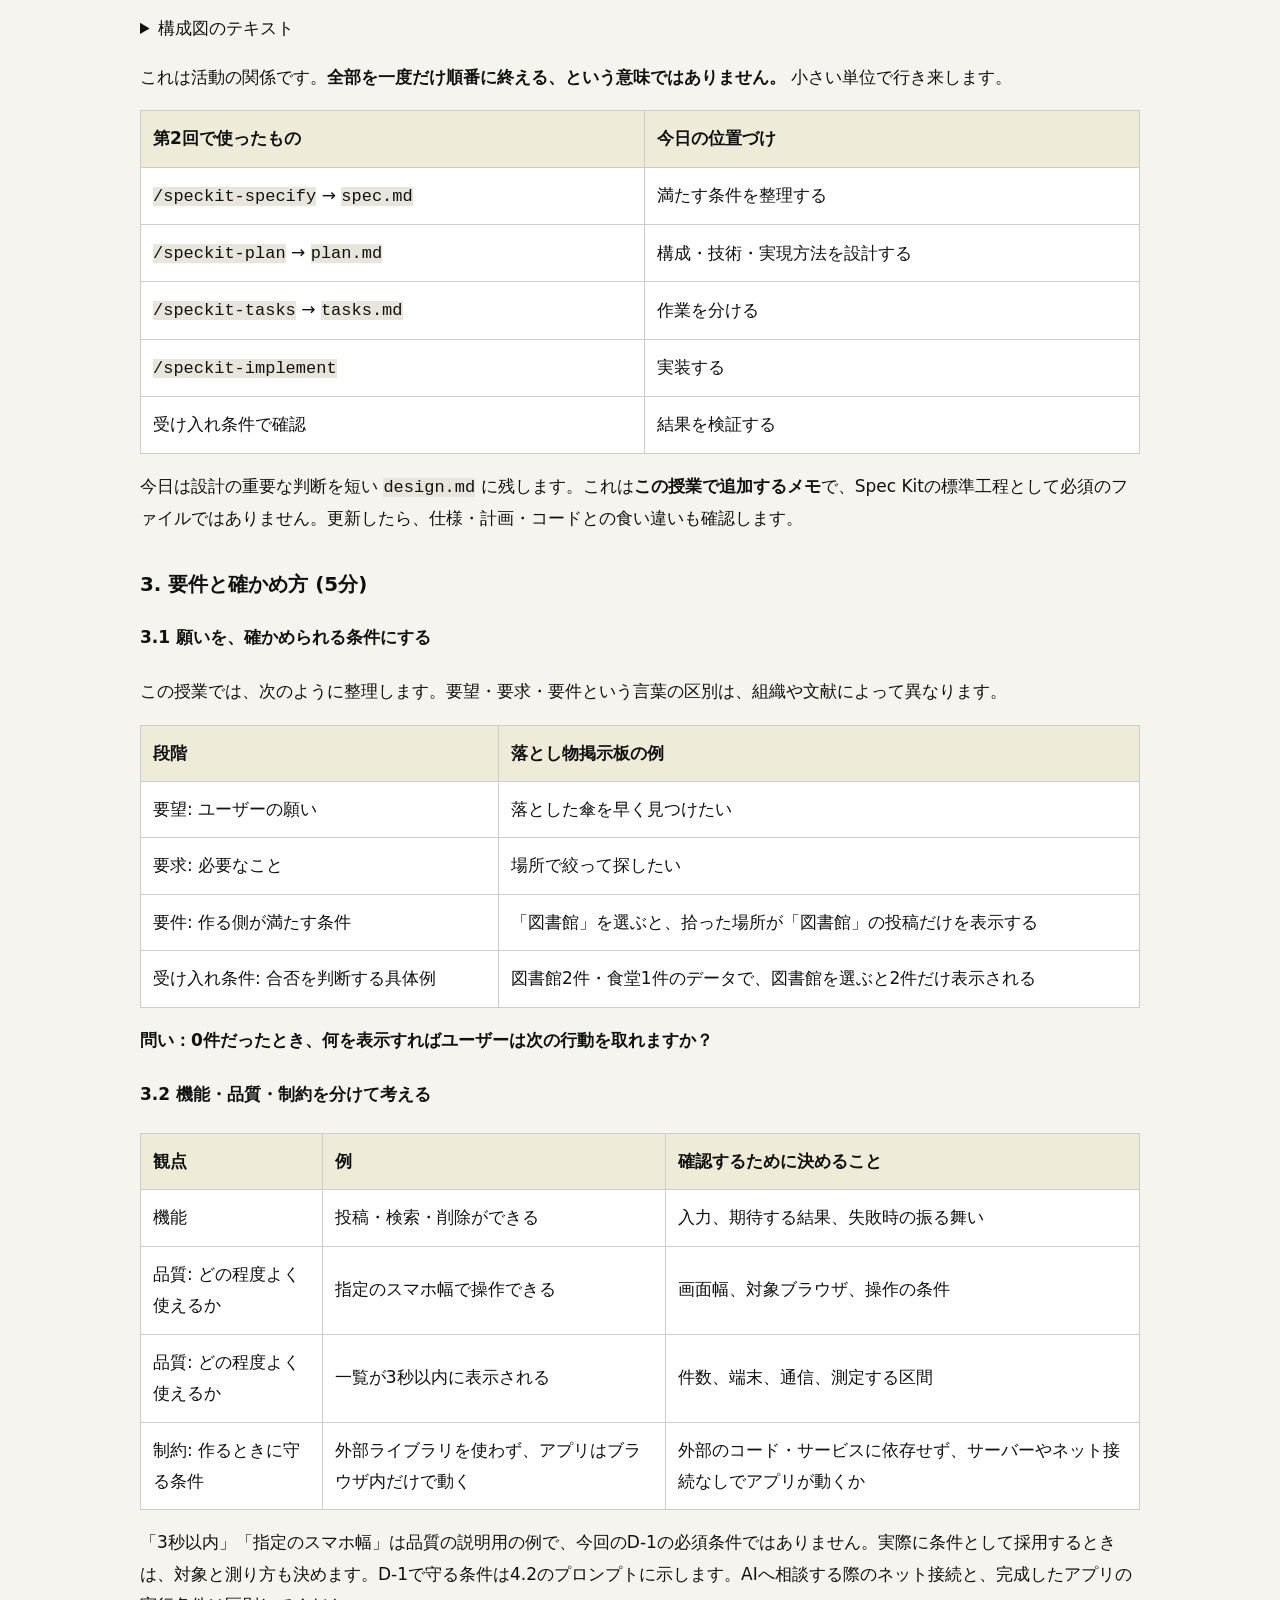
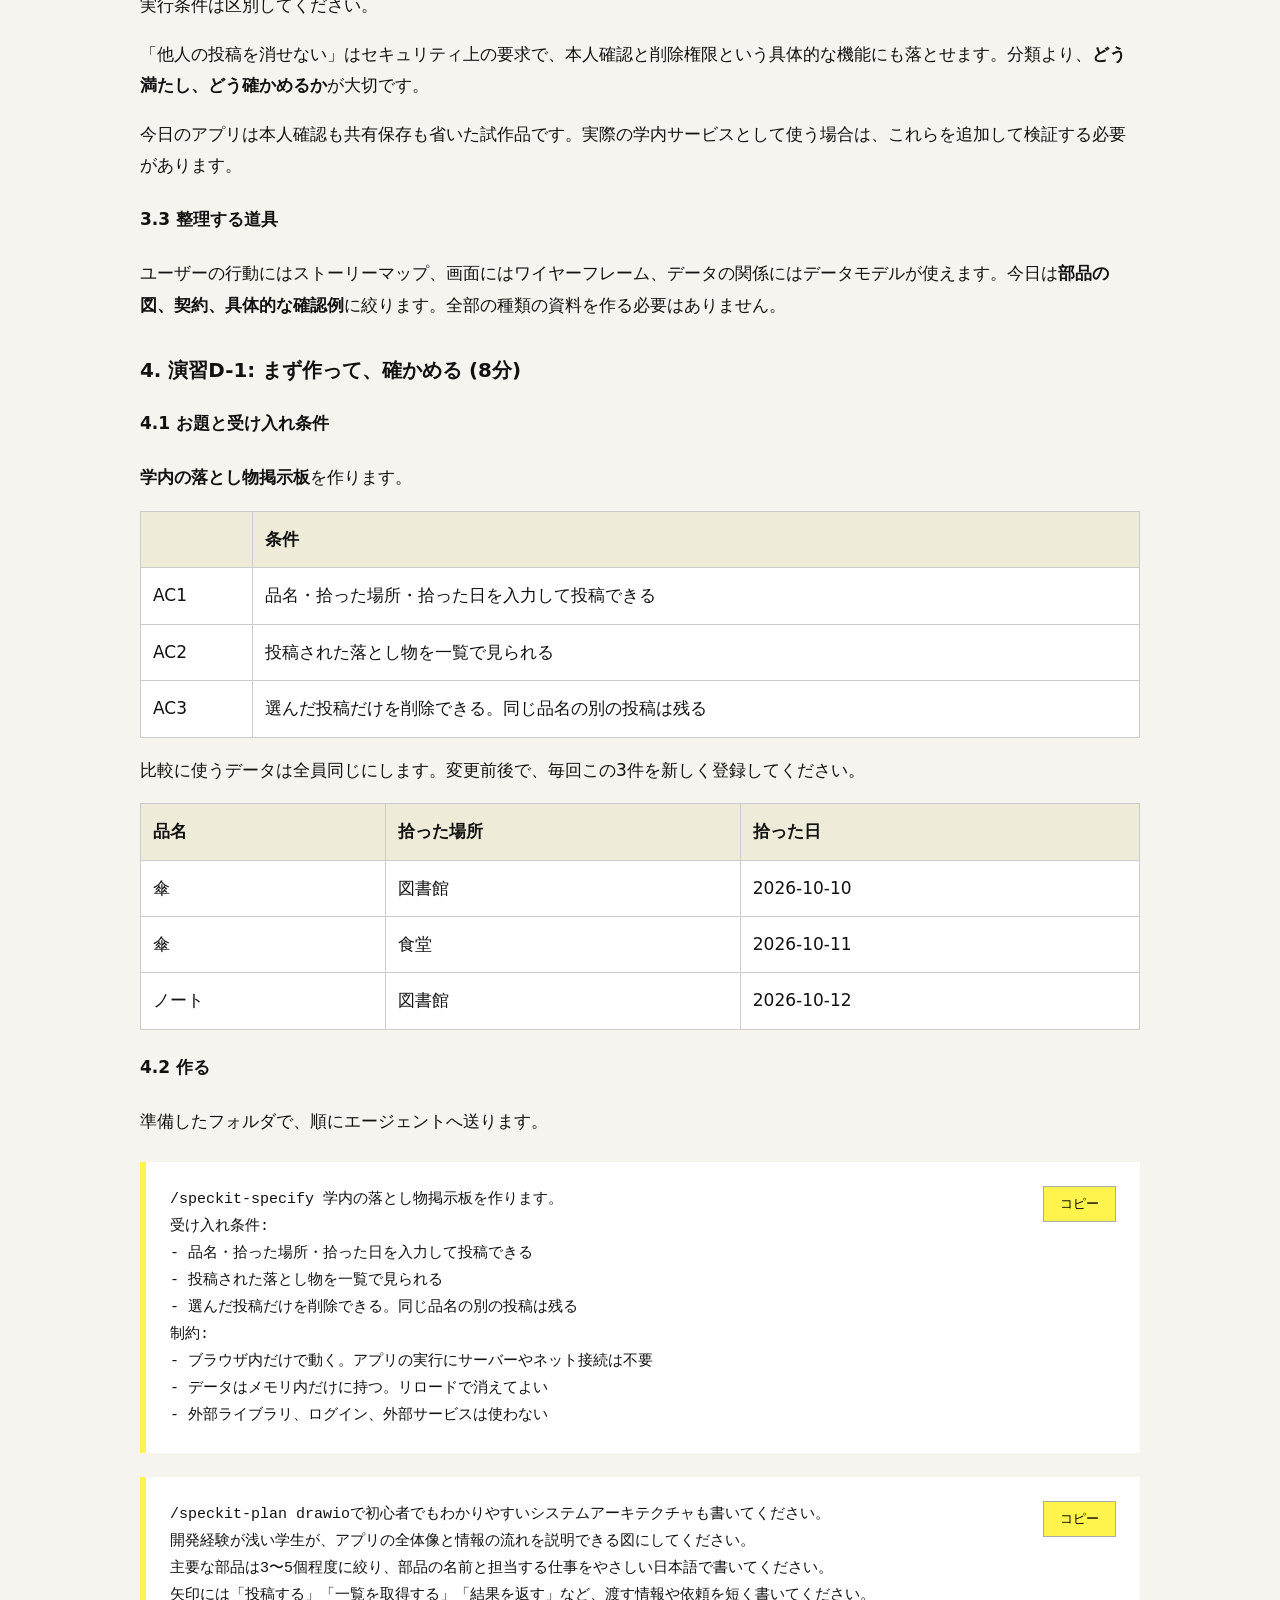
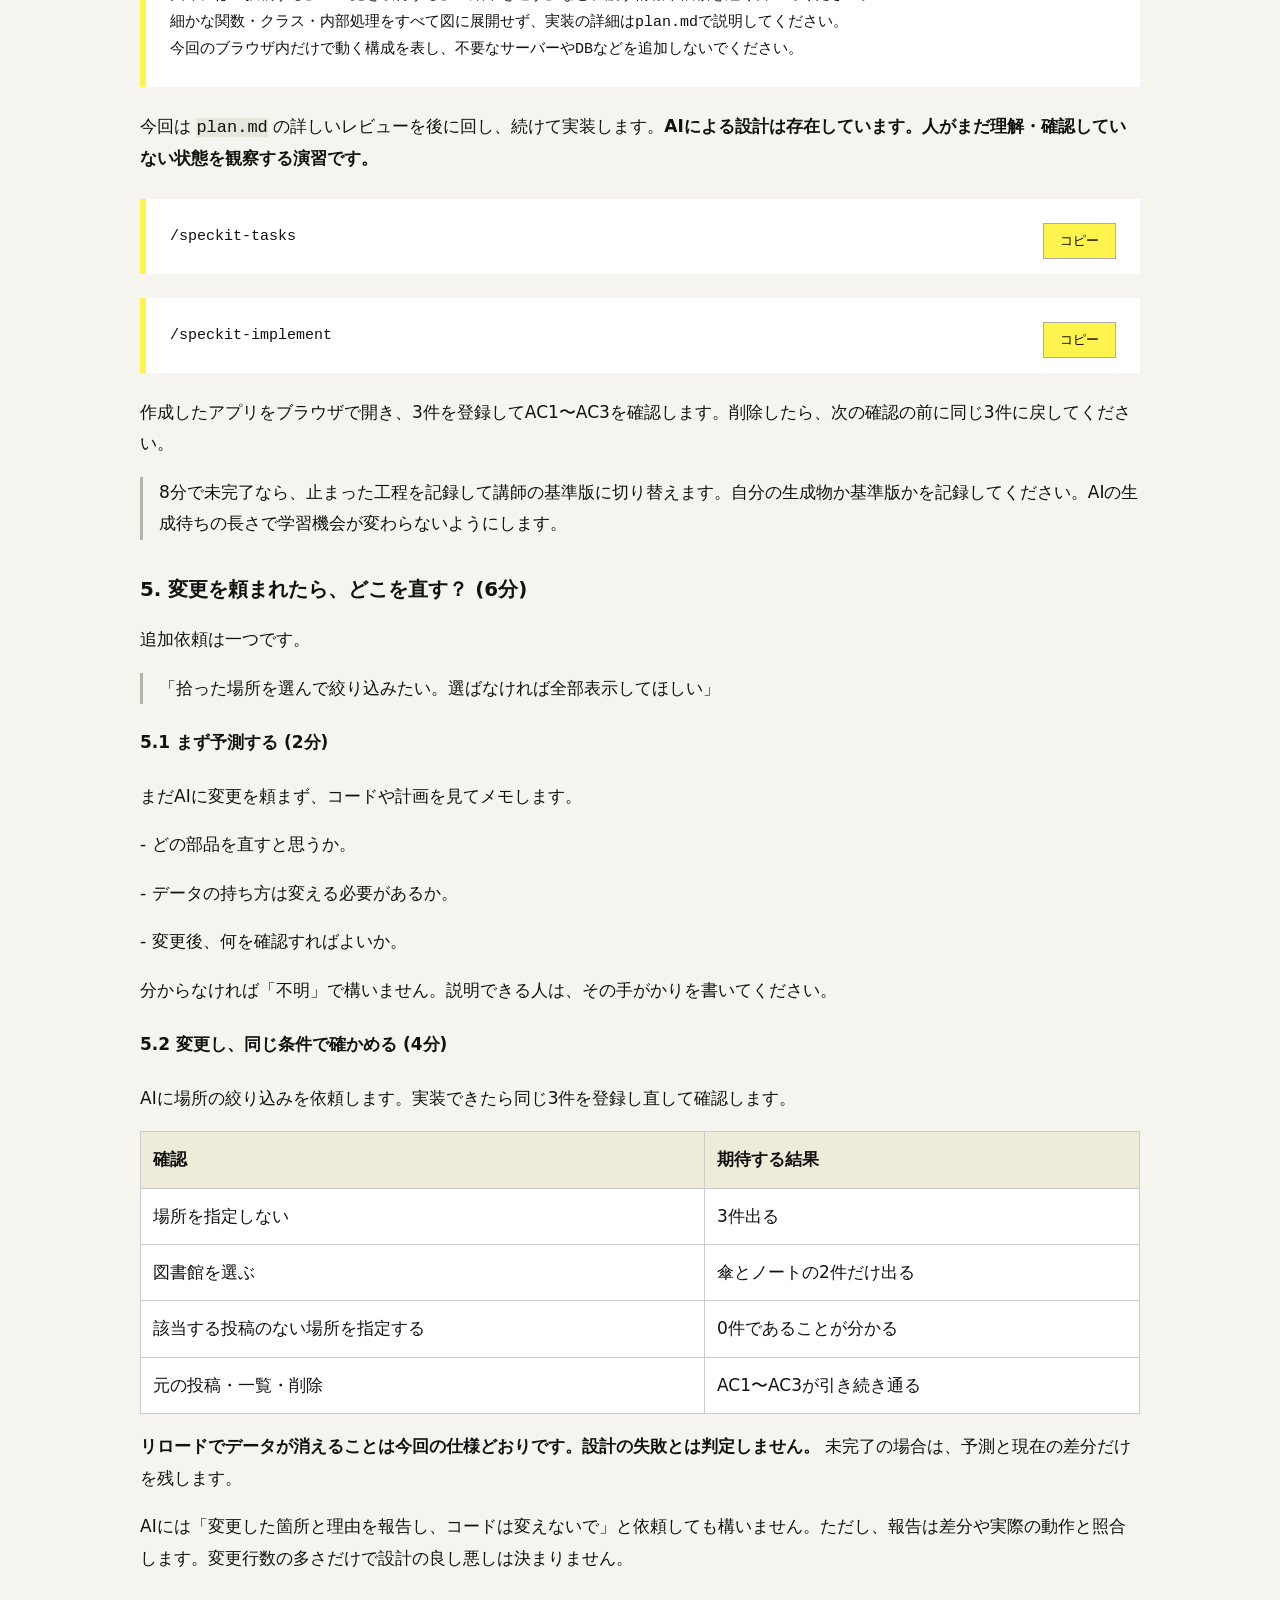
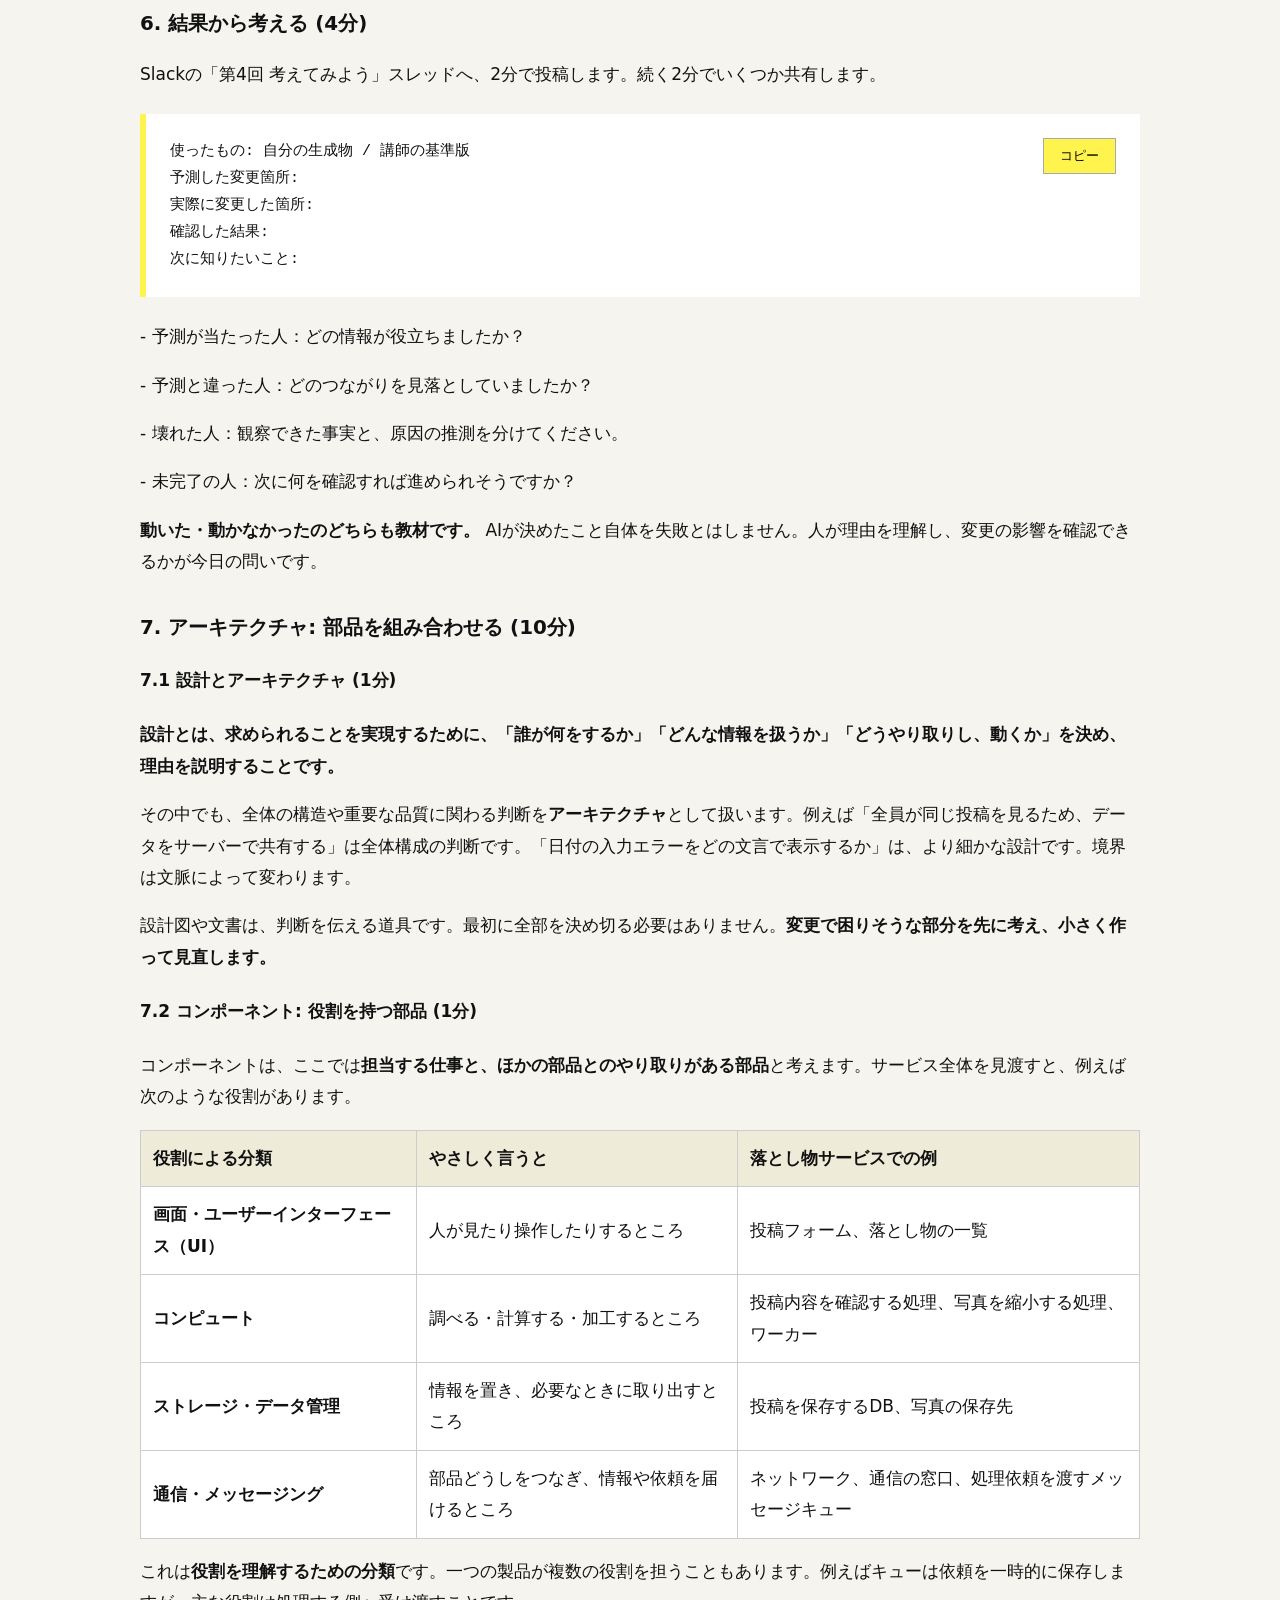
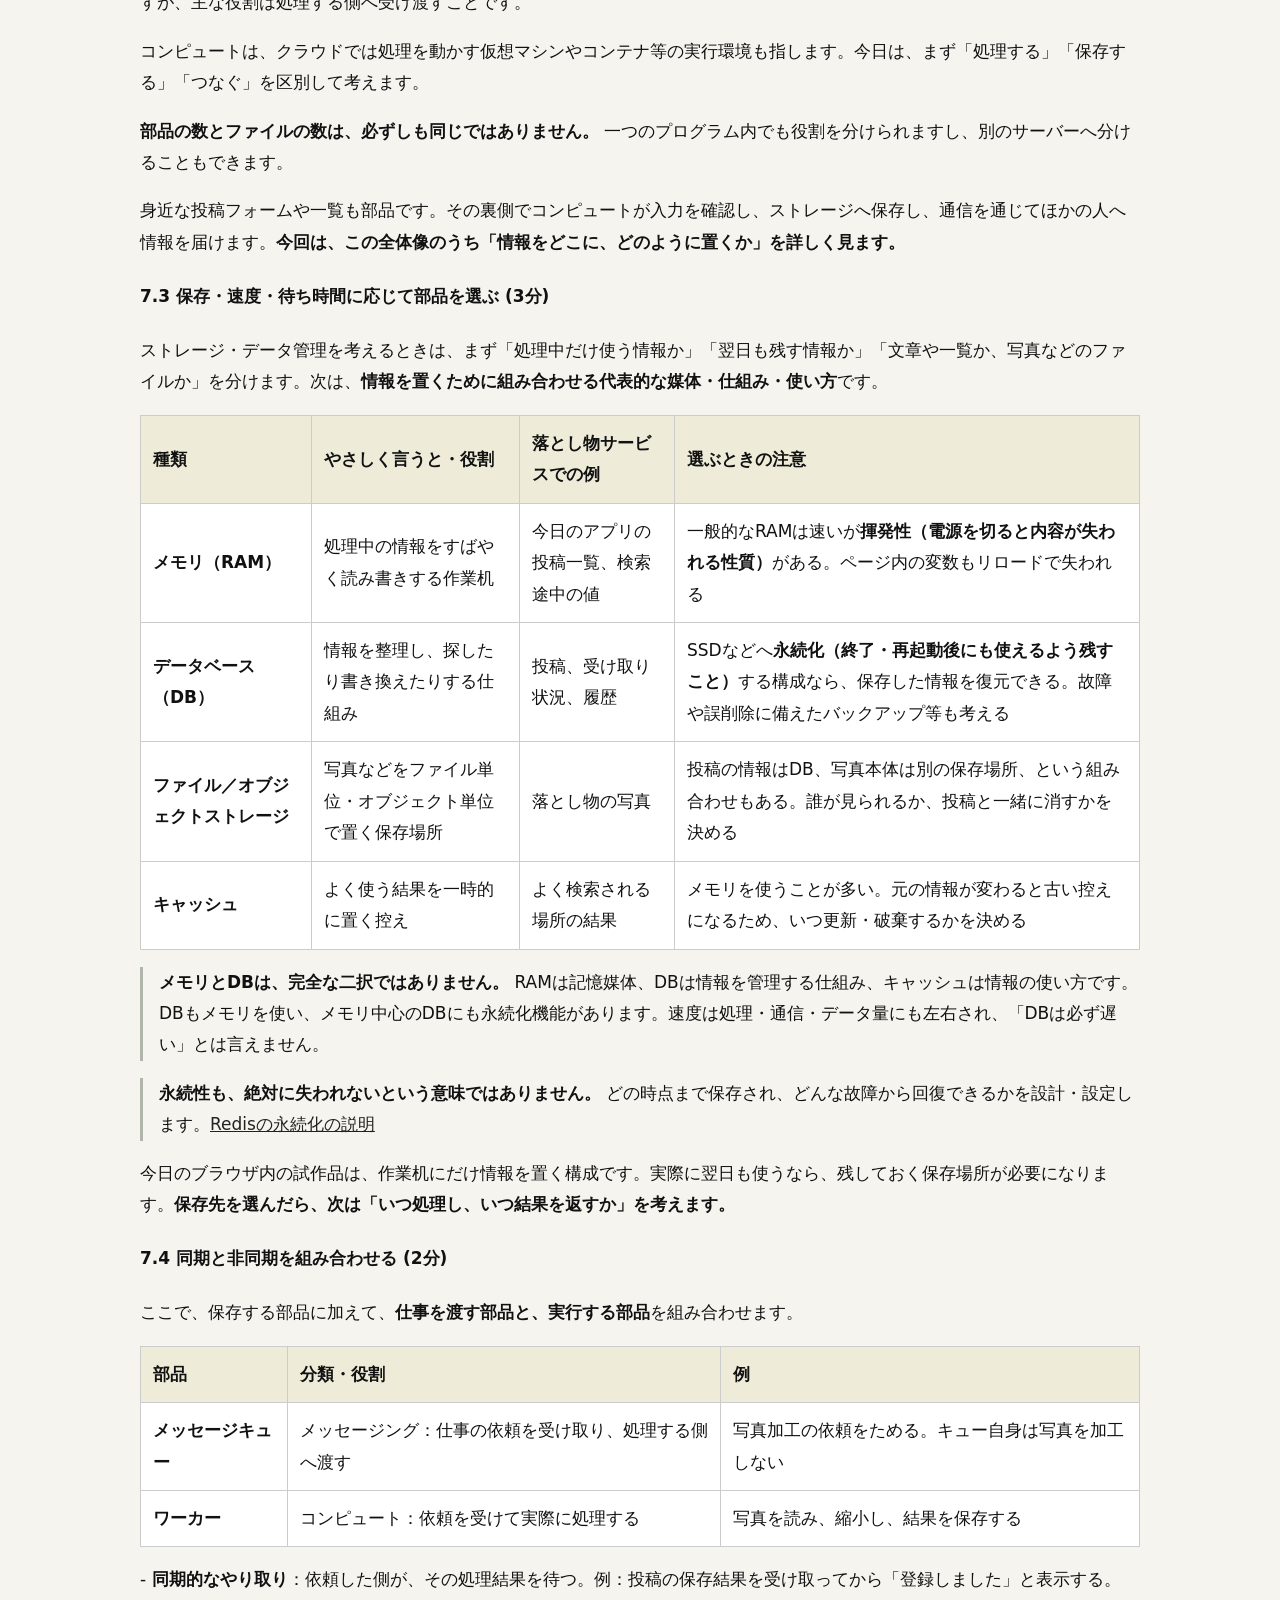
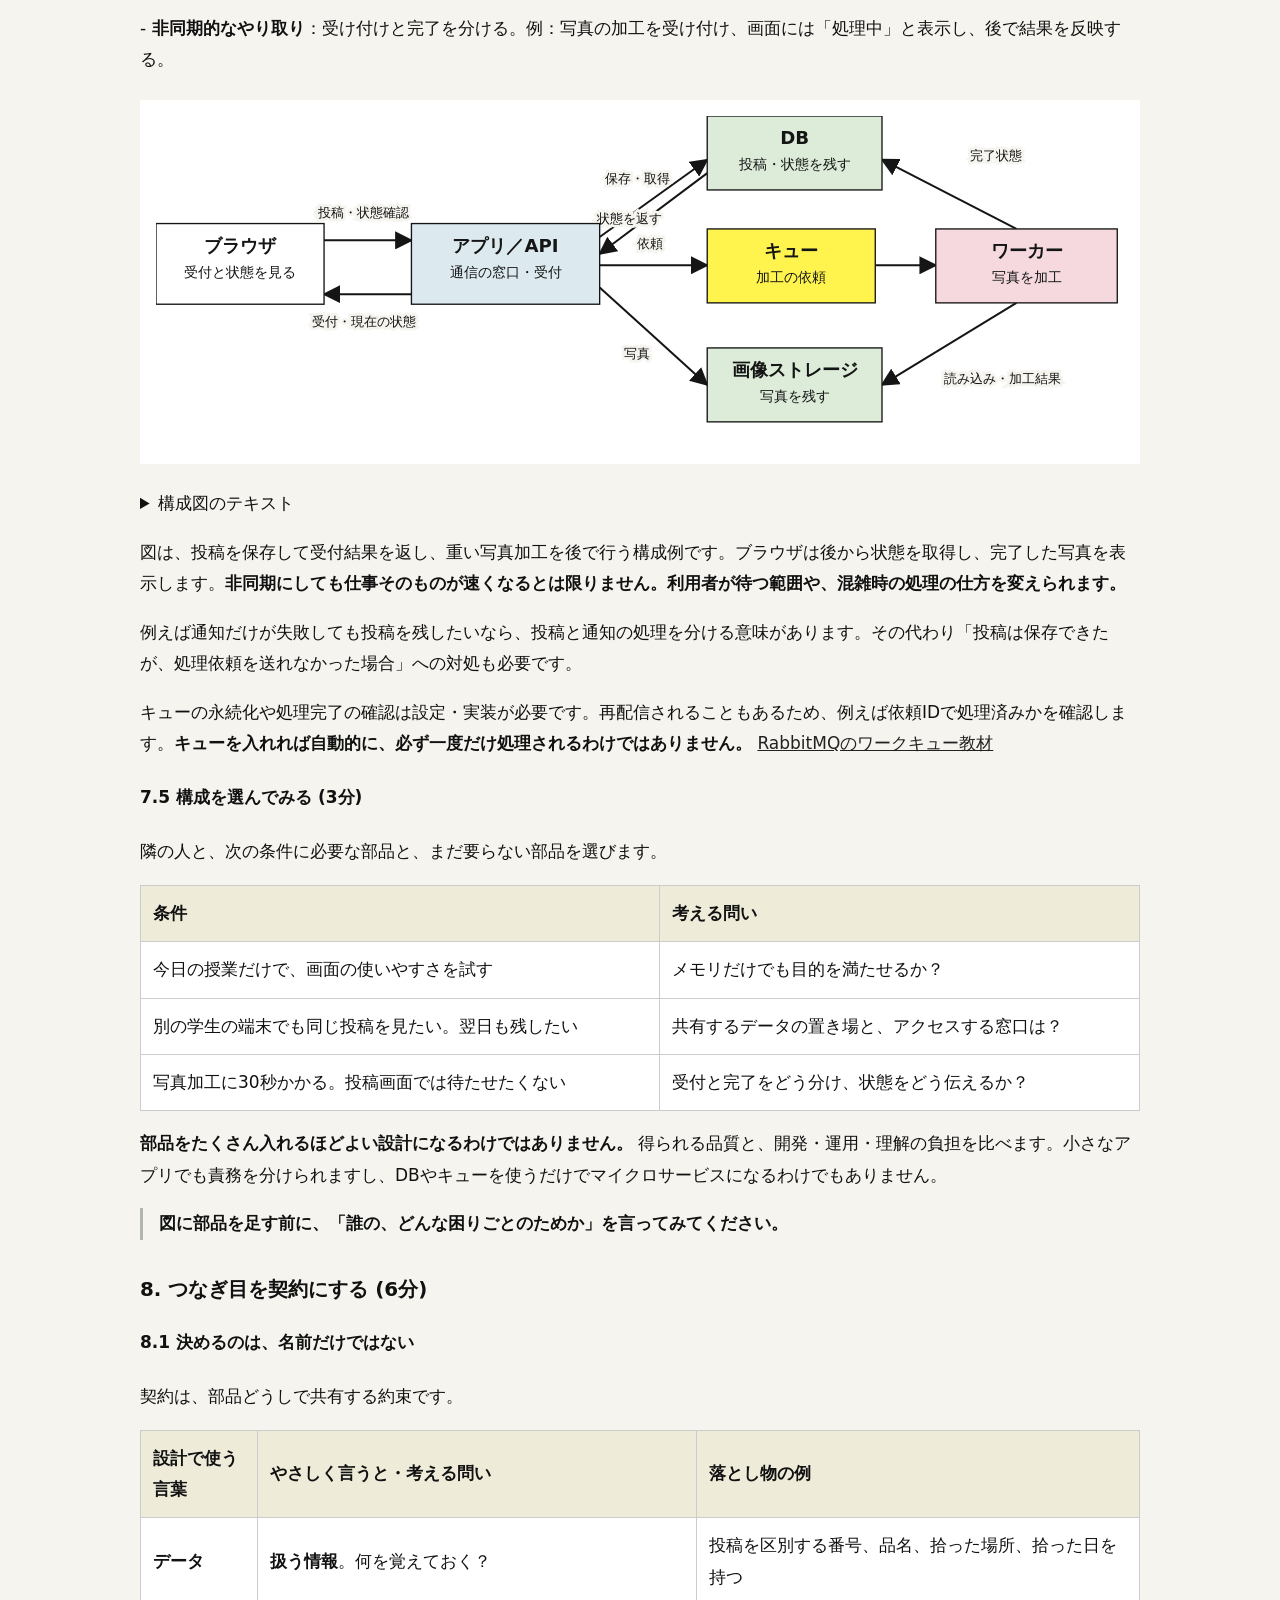
<file: 2026/4_solutioning_and_prototyping/slides/workbook.html>
<!doctype html><html lang="ja"><meta charset="utf-8"><meta name="viewport" content="width=device-width,initial-scale=1"><title>第4回 資料・コピー用プロンプト</title><style>body{max-width:1000px;margin:40px auto;padding:0 24px;background:#f5f4ef;color:#111;font:17px/1.85 system-ui,sans-serif}h1,h2,h3{line-height:1.5}h2{margin-top:60px;border-bottom:4px solid #fff34d}h3{margin-top:35px;scroll-margin-top:20px}a{color:#222}table{border-collapse:collapse;width:100%;background:white}td,th{padding:12px;border:1px solid #ccc;text-align:left}th{background:#eeecd9}.table-wrap{overflow:auto}pre{white-space:pre-wrap;overflow-wrap:anywhere;font:15px/1.8 monospace;margin:0}.code{background:white;padding:24px;margin:24px 0;border-left:6px solid #fff34d}.copy{float:right;cursor:pointer;padding:8px 16px;background:#fff34d;border:1px solid #aaa}.callout{border-left:3px solid #b0b6aa;padding-left:16px}code{background:#e7e5dc}header{border-bottom:2px solid #111;padding-bottom:20px} .course-diagram{margin:24px 0;padding:16px;background:#fff}.course-diagram svg{width:100%;height:auto;display:block}.course-diagram text{font-family:system-ui,sans-serif;fill:#151515}.course-diagram .node-title{font-size:27px;font-weight:900}.course-diagram .node-sub{font-size:21px}.course-diagram .edge-label{font-size:19px;paint-order:stroke;stroke:#f5f4ef;stroke-width:8px}.course-diagram .edge{fill:none;stroke:#151515;stroke-width:3}.course-diagram .node{stroke:#151515;stroke-width:2}h3,h4{scroll-margin-top:24px}</style><body><header><h1>第4回 · 資料とプロンプト</h1><a href="index.html">スライドへ</a> ／ <a href="review.html">一覧へ</a><p>プロンプトはボタンからコピーできます。講義本文から生成した資料です。</p></header><h2>ソリューショニングとプロトタイピング</h2><p><a href="https://creative-cucumbers.github.io/solution-design-with-technology/2026/4_solutioning_and_prototyping/slides/index.html">講義スライド（86枚）</a> ／ <a href="https://creative-cucumbers.github.io/solution-design-with-technology/2026/4_solutioning_and_prototyping/slides/review.html">レビュー用一覧</a> ／ <a href="https://creative-cucumbers.github.io/solution-design-with-technology/2026/4_solutioning_and_prototyping/slides/workbook.html">資料・コピー用プロンプト</a></p><p><strong>今日の問い：担当者が違っても、変更を安全につなげられるか？</strong></p><p>作る前に必要なつなぎ目を決め、早くつなぎ、変更後に確かめます。設計は一度書いて終わりではなく、試して分かったことに合わせて更新します。</p><hr><h2>3限目: 設計 — 構造を理解して、変更する</h2><div class="table-wrap"><table><tr><th>#</th><th>内容</th><th>時間</th><th>形式</th></tr><tr><td>1</td><td>イントロダクションと準備</td><td>14分</td><td>講義＋各自</td></tr><tr><td>2</td><td>開発プロセスと設計の位置</td><td>3分</td><td>講義</td></tr><tr><td>3</td><td>要件と確かめ方</td><td>5分</td><td>講義＋問い</td></tr><tr><td>4</td><td>演習D-1: まず作って、確かめる</td><td>8分</td><td>個人・ペアで相談可</td></tr><tr><td>5</td><td>変更を頼まれたら、どこを直す？</td><td>6分</td><td>個人</td></tr><tr><td>6</td><td>結果から考える</td><td>4分</td><td>投稿＋共有</td></tr><tr><td>7</td><td>アーキテクチャ: 部品を組み合わせる</td><td>10分</td><td>講義＋構成を選ぶ問い</td></tr><tr><td>8</td><td>つなぎ目を契約にする</td><td>6分</td><td>講義＋具体例</td></tr><tr><td>9</td><td>AIと設計を比較・レビューする</td><td>6分</td><td>講師実演</td></tr><tr><td>10</td><td>演習D-2: 設計して、日付の絞り込みを追加する</td><td>18分</td><td>個人・ペアで説明</td></tr><tr><td>11</td><td>演習D-3: 新しいアプリとアーキテクチャ図・まとめ</td><td>20分</td><td>個人18分＋まとめ2分</td></tr><tr><td></td><td><strong>合計</strong></td><td><strong>100分</strong></td><td></td></tr></table></div><h3 id="section-1">1. イントロダクションと準備 (14分)</h3><p>D-3の個人演習を確保するため、説明と実演は主要な図に絞ります。部品の詳細はコピー用資料でも参照できるようにし、D-2は18分で区切ります。未完了なら設計と確認記録を残して次へ進みます。</p><h4 id="section-1-1">1.1 この演習の全体像（7回）</h4><p>本演習は全7回（1回あたり2コマ・各100分）です。シラバス上は全14回ですが、内容の近い2回分をまとめて1日で実施します。<strong>今日は第4回</strong>です。</p><div class="table-wrap"><table><tr><th>回数</th><th>1</th><th>2</th><th>3</th><th><strong>4</strong></th><th>5</th><th>6</th><th>7</th></tr><tr><td>テーマ</td><td>ソリューション基礎</td><td>ソフトウェア開発方法論とアジャイルワークショップ</td><td>デザイン思考を用いたユーザー中心のデザイン</td><td><strong>ソリューショニングとプロトタイピング</strong></td><td>対話と問いを用いた価値のデザイン</td><td>ケーススタディ: デザインと演習問題</td><td>ケーススタディ: ソリューショニングと成果発表</td></tr><tr><td>シラバス回</td><td>第1-2回</td><td>第7-8回</td><td>第3-4回</td><td><strong>第9-10回</strong></td><td>第5-6回</td><td>第11-12回</td><td>第13-14回</td></tr><tr><td>担当講師</td><td>小島、竹田</td><td>小島</td><td>竹田</td><td><strong>小島</strong></td><td>竹田</td><td>小島、竹田</td><td>小島、竹田</td></tr></table></div><p>7回は、次のストーリーでつながっています。</p><p>1. <strong>ソリューションの考え方</strong>を身につける（第1回 ✅ 済み）</p><p>2. <strong>開発の進め方</strong>（ウォーターフォール / アジャイル / 仕様駆動）を理解する（第2回 ✅ 済み）</p><p>3. <strong>ユーザー中心のデザイン思考</strong>を学ぶ（第3回 ✅ 済み）</p><p>4. <strong>ソリューショニングとプロトタイピング</strong>（<strong>第4回 ← 今日</strong>）</p><p>5. <strong>対話や問い</strong>を通じて価値の認識を合わせる力を磨く（第5回）</p><p>6. <strong>ケーススタディ</strong>で学びを統合し、自分たちのソリューションを設計・発表する（第6-7回）</p><p>今日つくる<strong>アーキテクチャ図</strong>と<strong>技術選択の理由</strong>は、期末評価の観点1「アーキテクチャ基礎の理解」と観点5「テクノロジーを活用した問題解決手法の理解」に、そのまま対応します。</p><h4 id="section-1-2">1.2 前回までとのつながり</h4><p>- <strong>第2回</strong>：受け入れ条件を書いて確かめること、チームで進め方を工夫することを体験しました。うまくいったこと・難しかったことを一つ思い出してください。</p><p>- <strong>第3回</strong>：ユーザーを理解し、誰のどんな問題を解くかを考えました。ユーザー理解は要望を集めるときだけでなく、設計案を選び、プロトタイプを評価するときにも使います。</p><p>- <strong>今日</strong>：何を作るかに加えて、<strong>どう分け、どうつなぎ、変更にどう対応するか</strong>を考えます。</p><h4 id="section-1-3">1.3 今日のゴール</h4><div class="table-wrap"><table><tr><th></th><th>授業後にできること</th></tr><tr><td>3限目</td><td>部品とデータの流れを図にし、変更する場所と、その設計を選んだ理由を説明できる</td></tr><tr><td>4限目</td><td>AIと複数のアーキテクチャ案を理解・比較し、図と理由を持ち寄り、チームで選択・検証できる</td></tr></table></div><p class="callout"><strong>先に合意する。早くつなぐ。変更後に確かめる。</strong></p><p>今日の必須実装はブラウザ内の小さなアプリです。データベースやメッセージキューは、実際のサービスへ育てるときの<strong>設計上の選択肢</strong>として学びます。授業中にこれらのサーバーを構築する必要はありません。</p><h4 id="section-1-4">1.4 今日の作業フォルダを作る</h4><p>第2回と同じ形で、今日の置き場所を作ります。<strong>まずフォルダを作ってから</strong>、中身を入れていきます。</p><div class="code"><button type="button" class="copy">コピー</button><pre>ソフトウェア開発演習/          ← 第2回で作ったもの
└── 第4回/                    ← 今日のフォルダ（これから作る）
    └── starter-windows/      ← このあとダウンロードして展開する（Macは starter-mac）</pre></div><p><strong>Windowsの人</strong></p><p>1. デスクトップの <code>ソフトウェア開発演習</code> フォルダを開く（第2回で作ったもの。無ければデスクトップで右クリック → <strong>新規作成</strong> → <strong>フォルダー</strong> で作る）</p><p>2. その中で右クリック → <strong>新規作成</strong> → <strong>フォルダー</strong></p><p>3. 名前を <strong><code>第4回</code></strong> にして <code>Enter</code></p><p><strong>Macの人</strong></p><p>1. デスクトップの <code>ソフトウェア開発演習</code> フォルダを開く（無ければデスクトップで右クリック → <strong>新規フォルダ</strong>）</p><p>2. その中で右クリック → <strong>新規フォルダ</strong></p><p>3. 名前を <strong><code>第4回</code></strong> にして <code>Enter</code></p><h4 id="section-1-5">1.5 Spec Kit の入ったフォルダをダウンロードする</h4><p>第2回で使ったものと<strong>同じファイル</strong>です。自分のOSのリンクをクリックしてください。</p><div class="table-wrap"><table><tr><th>自分のPC</th><th>ダウンロードリンク</th><th>サイズ</th></tr><tr><td><strong>Windows</strong></td><td>👉 <strong><a href="https://raw.githubusercontent.com/Creative-Cucumbers/solution-design-with-technology/main/2026/2_software_development_methodology_agile/starter-windows.zip">starter-windows.zip をダウンロード</a></strong></td><td>約90KB</td></tr><tr><td><strong>Mac / Linux</strong></td><td>👉 <strong><a href="https://raw.githubusercontent.com/Creative-Cucumbers/solution-design-with-technology/main/2026/2_software_development_methodology_agile/starter-mac.zip">starter-mac.zip をダウンロード</a></strong></td><td>約92KB</td></tr></table></div><p>1. 自分のOSのリンクをクリックする（クリックするとダウンロードが始まります）</p><p>   - 始まらない場合は、<strong>右クリック → 「名前を付けてリンク先を保存」</strong></p><p>2. ダウンロードしたZIPを、いま作った <strong><code>ソフトウェア開発演習/第4回</code></strong> に移動する</p><p>3. ZIPを<strong>展開（解凍）</strong>する</p><p>   - Windows: 右クリック → <strong>すべて展開</strong> → そのまま <strong>展開</strong></p><p>   - Mac: ダブルクリック</p><p>4. <code>第4回</code> の中に <strong><code>starter-windows</code></strong>（Macは <code>starter-mac</code>）ができていればOK</p><p class="callout"></p><p class="callout"><strong>第2回で使ったフォルダを使い回さず、新しく落としてください。</strong> 前回の <code>specs/</code> が残っていると、今日作るものと混ざります。</p><p class="callout"></p><p class="callout">展開したフォルダを開いても、中身がほとんど見えません（設定ファイルが<strong>隠しファイル</strong>として入っているためです）。<strong>空に見えても正常です。</strong></p><h4 id="section-1-6">1.6 Antigravity IDE で開く</h4><p>1. Antigravity IDE を起動する</p><p>2. メニューから <strong>ファイル</strong> → <strong>フォルダーを開く</strong>（英語なら <code>File</code> → <code>Open Folder</code>）</p><p>3. <strong><code>ソフトウェア開発演習/第4回/starter-windows</code></strong>（Macは <code>starter-mac</code>）を選ぶ</p><p>4. チャットで <strong><code>/speckit-</code></strong> と打って、コマンドの一覧が出れば準備完了</p><p class="callout"></p><p class="callout"><strong>開くのは <code>starter-windows</code> / <code>starter-mac</code> そのものです。</strong> 親フォルダ（<code>第4回</code>）を開くと、<code>/speckit-*</code> が出てきません。</p><p class="callout">出てこない場合は、開いたフォルダを確認してから、ウィンドウを再読み込みしてください。</p><h4 id="section-1-7">1.7 図を描く拡張機能を入れる</h4><p>今日は<strong>図を描く拡張機能</strong>を1つ足します。</p><p class="callout"></p><p class="callout"><strong>Draw.io Integration を入れる</strong></p><p class="callout"></p><p class="callout">1. キーボードで <strong><code>Ctrl</code> + <code>Shift</code> + <code>X</code></strong>（Macは <strong><code>Cmd</code> + <code>Shift</code> + <code>X</code></strong>）を押す → 左側に拡張機能の一覧が開く</p><p class="callout">2. 検索欄に <strong><code>Draw.io Integration</code></strong> と入力する</p><p class="callout">3. 作者が <strong>Henning Dieterichs</strong> のものを選び、<strong>Install</strong> を押す</p><p class="callout">4. 入ったか確かめる: ファイルを新規作成して、名前を <strong><code>test.drawio.svg</code></strong> にする → 四角や矢印を描く画面が開けば成功</p><p class="callout"></p><p class="callout"><strong>ファイル名の末尾を <code>.drawio.svg</code> にするのが大事です。</strong> この拡張機能は、拡張子を見て編集画面を出すかどうかを決めています。</p><p class="callout"></p><p class="callout">入らない場合は、ブラウザ版の <a href="https://app.diagrams.net/">app.diagrams.net</a> を使ってください。ログインは不要です。描いた図は「ファイル → 形式を指定してエクスポート → SVG」で保存できます。</p><h4 id="section-1-8">1.8 準備チェック</h4><p>- [ ] <code>ソフトウェア開発演習/第4回</code> フォルダを作った</p><p>- [ ] 自分のOSのZIPをダウンロードして、<code>第4回</code> の中で展開した</p><p>- [ ] Antigravity IDE で <code>starter-windows</code>（Macは <code>starter-mac</code>）を開いた</p><p>- [ ] チャットで <code>/speckit-</code> と打ってコマンドが出た</p><p>- [ ] Draw.io Integration を入れた</p><p><strong>詰まったら、すぐ手を挙げてください。</strong> 演習は2人1組で相談しながら進めるので、自分のPCが動かないときはペアの画面を一緒に見て参加できます。</p><hr><h3 id="section-2">2. 開発プロセスと設計の位置 (3分)</h3><figure class="course-diagram"><svg class="s4-diagram" viewBox="0 0 1440 495" role="img" aria-label="部品と情報の流れ"><defs><marker id="arrow-8" viewBox="0 0 10 10" refX="9" refY="5" markerWidth="9" markerHeight="9" orient="auto-start-reverse"><path d="M0 0L10 5L0 10z" fill="#151515"/></marker></defs><path class="edge" d="M240 165L300 165" marker-end="url(#arrow-8)"/><path class="edge" d="M540 165L600 165" marker-end="url(#arrow-8)"/><path class="edge" d="M840 165L900 165" marker-end="url(#arrow-8)"/><path class="edge" d="M1140 165L1200 165" marker-end="url(#arrow-8)"/><path class="edge" d="M960 220V285H420V220" marker-end="url(#arrow-8)"/><text class="edge-label" x="690" y="265" text-anchor="middle">使いにくい → 作り方を見直す</text><path class="edge" d="M1020 220V365H120V220" marker-end="url(#arrow-8)"/><text class="edge-label" x="540" y="345" text-anchor="middle">必要なものが違う → 要件へ</text><path class="edge" d="M1320 220V445H60V220" marker-end="url(#arrow-8)"/><text class="edge-label" x="850" y="425" text-anchor="middle">利用者の声・障害 → 要件へ</text><rect class="node" x="0" y="110" width="240" height="110" fill="#fff34d"/><text class="node-title" x="120.0" y="152" text-anchor="middle">要件</text><text class="node-sub" x="120.0" y="189" text-anchor="middle">何を満たす？</text><rect class="node" x="300" y="110" width="240" height="110" fill="#dceaf0"/><text class="node-title" x="420.0" y="152" text-anchor="middle">設計</text><text class="node-sub" x="420.0" y="189" text-anchor="middle">どう実現する？</text><rect class="node" x="600" y="110" width="240" height="110" fill="#ffffff"/><text class="node-title" x="720.0" y="152" text-anchor="middle">実装</text><text class="node-sub" x="720.0" y="189" text-anchor="middle">小さく作る</text><rect class="node" x="900" y="110" width="240" height="110" fill="#f5d9df"/><text class="node-title" x="1020.0" y="152" text-anchor="middle">検証</text><text class="node-sub" x="1020.0" y="189" text-anchor="middle">確かめる</text><rect class="node" x="1200" y="110" width="240" height="110" fill="#dcecd9"/><text class="node-title" x="1320.0" y="152" text-anchor="middle">運用</text><text class="node-sub" x="1320.0" y="189" text-anchor="middle">使い続ける</text></svg></figure><details><summary>構成図のテキスト</summary><pre>flowchart LR
    R[&quot;要件: 何を満たすか&quot;] --&gt; D[&quot;設計: どう実現するか&quot;]
    D --&gt; I[&quot;実装: 作る&quot;]
    I --&gt; T[&quot;検証: 確かめる&quot;]
    T --&gt; O[&quot;運用: 使い続ける&quot;]
    T --&gt;|分かったことを反映| D
    T --&gt;|必要なものを再検討| R
    O --&gt;|利用者の声・障害| R</pre></details><p>これは活動の関係です。<strong>全部を一度だけ順番に終える、という意味ではありません。</strong> 小さい単位で行き来します。</p><div class="table-wrap"><table><tr><th>第2回で使ったもの</th><th>今日の位置づけ</th></tr><tr><td><code>/speckit-specify</code> → <code>spec.md</code></td><td>満たす条件を整理する</td></tr><tr><td><code>/speckit-plan</code> → <code>plan.md</code></td><td>構成・技術・実現方法を設計する</td></tr><tr><td><code>/speckit-tasks</code> → <code>tasks.md</code></td><td>作業を分ける</td></tr><tr><td><code>/speckit-implement</code></td><td>実装する</td></tr><tr><td>受け入れ条件で確認</td><td>結果を検証する</td></tr></table></div><p>今日は設計の重要な判断を短い <code>design.md</code> に残します。これは<strong>この授業で追加するメモ</strong>で、Spec Kitの標準工程として必須のファイルではありません。更新したら、仕様・計画・コードとの食い違いも確認します。</p><h3 id="section-3">3. 要件と確かめ方 (5分)</h3><h4 id="section-3-1">3.1 願いを、確かめられる条件にする</h4><p>この授業では、次のように整理します。要望・要求・要件という言葉の区別は、組織や文献によって異なります。</p><div class="table-wrap"><table><tr><th>段階</th><th>落とし物掲示板の例</th></tr><tr><td>要望: ユーザーの願い</td><td>落とした傘を早く見つけたい</td></tr><tr><td>要求: 必要なこと</td><td>場所で絞って探したい</td></tr><tr><td>要件: 作る側が満たす条件</td><td>「図書館」を選ぶと、拾った場所が「図書館」の投稿だけを表示する</td></tr><tr><td>受け入れ条件: 合否を判断する具体例</td><td>図書館2件・食堂1件のデータで、図書館を選ぶと2件だけ表示される</td></tr></table></div><p><strong>問い：0件だったとき、何を表示すればユーザーは次の行動を取れますか？</strong></p><h4 id="section-3-2">3.2 機能・品質・制約を分けて考える</h4><div class="table-wrap"><table><tr><th>観点</th><th>例</th><th>確認するために決めること</th></tr><tr><td>機能</td><td>投稿・検索・削除ができる</td><td>入力、期待する結果、失敗時の振る舞い</td></tr><tr><td>品質: どの程度よく使えるか</td><td>指定のスマホ幅で操作できる</td><td>画面幅、対象ブラウザ、操作の条件</td></tr><tr><td>品質: どの程度よく使えるか</td><td>一覧が3秒以内に表示される</td><td>件数、端末、通信、測定する区間</td></tr><tr><td>制約: 作るときに守る条件</td><td>外部ライブラリを使わず、アプリはブラウザ内だけで動く</td><td>外部のコード・サービスに依存せず、サーバーやネット接続なしでアプリが動くか</td></tr></table></div><p>「3秒以内」「指定のスマホ幅」は品質の説明用の例で、今回のD-1の必須条件ではありません。実際に条件として採用するときは、対象と測り方も決めます。D-1で守る条件は4.2のプロンプトに示します。AIへ相談する際のネット接続と、完成したアプリの実行条件は区別してください。</p><p>「他人の投稿を消せない」はセキュリティ上の要求で、本人確認と削除権限という具体的な機能にも落とせます。分類より、<strong>どう満たし、どう確かめるか</strong>が大切です。</p><p>今日のアプリは本人確認も共有保存も省いた試作品です。実際の学内サービスとして使う場合は、これらを追加して検証する必要があります。</p><h4 id="section-3-3">3.3 整理する道具</h4><p>ユーザーの行動にはストーリーマップ、画面にはワイヤーフレーム、データの関係にはデータモデルが使えます。今日は<strong>部品の図、契約、具体的な確認例</strong>に絞ります。全部の種類の資料を作る必要はありません。</p><h3 id="section-4">4. 演習D-1: まず作って、確かめる (8分)</h3><h4 id="section-4-1">4.1 お題と受け入れ条件</h4><p><strong>学内の落とし物掲示板</strong>を作ります。</p><div class="table-wrap"><table><tr><th></th><th>条件</th></tr><tr><td>AC1</td><td>品名・拾った場所・拾った日を入力して投稿できる</td></tr><tr><td>AC2</td><td>投稿された落とし物を一覧で見られる</td></tr><tr><td>AC3</td><td>選んだ投稿だけを削除できる。同じ品名の別の投稿は残る</td></tr></table></div><p>比較に使うデータは全員同じにします。変更前後で、毎回この3件を新しく登録してください。</p><div class="table-wrap"><table><tr><th>品名</th><th>拾った場所</th><th>拾った日</th></tr><tr><td>傘</td><td>図書館</td><td>2026-10-10</td></tr><tr><td>傘</td><td>食堂</td><td>2026-10-11</td></tr><tr><td>ノート</td><td>図書館</td><td>2026-10-12</td></tr></table></div><h4 id="section-4-2">4.2 作る</h4><p>準備したフォルダで、順にエージェントへ送ります。</p><div class="code"><button type="button" class="copy">コピー</button><pre>/speckit-specify 学内の落とし物掲示板を作ります。
受け入れ条件:
- 品名・拾った場所・拾った日を入力して投稿できる
- 投稿された落とし物を一覧で見られる
- 選んだ投稿だけを削除できる。同じ品名の別の投稿は残る
制約:
- ブラウザ内だけで動く。アプリの実行にサーバーやネット接続は不要
- データはメモリ内だけに持つ。リロードで消えてよい
- 外部ライブラリ、ログイン、外部サービスは使わない</pre></div><div class="code"><button type="button" class="copy">コピー</button><pre>/speckit-plan drawioで初心者でもわかりやすいシステムアーキテクチャも書いてください。
開発経験が浅い学生が、アプリの全体像と情報の流れを説明できる図にしてください。
主要な部品は3〜5個程度に絞り、部品の名前と担当する仕事をやさしい日本語で書いてください。
矢印には「投稿する」「一覧を取得する」「結果を返す」など、渡す情報や依頼を短く書いてください。
細かな関数・クラス・内部処理をすべて図に展開せず、実装の詳細はplan.mdで説明してください。
今回のブラウザ内だけで動く構成を表し、不要なサーバーやDBなどを追加しないでください。</pre></div><p>今回は <code>plan.md</code> の詳しいレビューを後に回し、続けて実装します。<strong>AIによる設計は存在しています。人がまだ理解・確認していない状態を観察する演習です。</strong></p><div class="code"><button type="button" class="copy">コピー</button><pre>/speckit-tasks</pre></div><div class="code"><button type="button" class="copy">コピー</button><pre>/speckit-implement</pre></div><p>作成したアプリをブラウザで開き、3件を登録してAC1〜AC3を確認します。削除したら、次の確認の前に同じ3件に戻してください。</p><p class="callout"></p><p class="callout">8分で未完了なら、止まった工程を記録して講師の基準版に切り替えます。自分の生成物か基準版かを記録してください。AIの生成待ちの長さで学習機会が変わらないようにします。</p><h3 id="section-5">5. 変更を頼まれたら、どこを直す？ (6分)</h3><p>追加依頼は一つです。</p><p class="callout">「拾った場所を選んで絞り込みたい。選ばなければ全部表示してほしい」</p><h4 id="section-5-1">5.1 まず予測する (2分)</h4><p>まだAIに変更を頼まず、コードや計画を見てメモします。</p><p>- どの部品を直すと思うか。</p><p>- データの持ち方は変える必要があるか。</p><p>- 変更後、何を確認すればよいか。</p><p>分からなければ「不明」で構いません。説明できる人は、その手がかりを書いてください。</p><h4 id="section-5-2">5.2 変更し、同じ条件で確かめる (4分)</h4><p>AIに場所の絞り込みを依頼します。実装できたら同じ3件を登録し直して確認します。</p><div class="table-wrap"><table><tr><th>確認</th><th>期待する結果</th></tr><tr><td>場所を指定しない</td><td>3件出る</td></tr><tr><td>図書館を選ぶ</td><td>傘とノートの2件だけ出る</td></tr><tr><td>該当する投稿のない場所を指定する</td><td>0件であることが分かる</td></tr><tr><td>元の投稿・一覧・削除</td><td>AC1〜AC3が引き続き通る</td></tr></table></div><p><strong>リロードでデータが消えることは今回の仕様どおりです。設計の失敗とは判定しません。</strong> 未完了の場合は、予測と現在の差分だけを残します。</p><p>AIには「変更した箇所と理由を報告し、コードは変えないで」と依頼しても構いません。ただし、報告は差分や実際の動作と照合します。変更行数の多さだけで設計の良し悪しは決まりません。</p><h3 id="section-6">6. 結果から考える (4分)</h3><p>Slackの「第4回 考えてみよう」スレッドへ、2分で投稿します。続く2分でいくつか共有します。</p><div class="code"><button type="button" class="copy">コピー</button><pre>使ったもの: 自分の生成物 / 講師の基準版
予測した変更箇所:
実際に変更した箇所:
確認した結果:
次に知りたいこと:</pre></div><p>- 予測が当たった人：どの情報が役立ちましたか？</p><p>- 予測と違った人：どのつながりを見落としていましたか？</p><p>- 壊れた人：観察できた事実と、原因の推測を分けてください。</p><p>- 未完了の人：次に何を確認すれば進められそうですか？</p><p><strong>動いた・動かなかったのどちらも教材です。</strong> AIが決めたこと自体を失敗とはしません。人が理由を理解し、変更の影響を確認できるかが今日の問いです。</p><h3 id="section-7">7. アーキテクチャ: 部品を組み合わせる (10分)</h3><h4 id="section-7-1">7.1 設計とアーキテクチャ (1分)</h4><p><strong>設計とは、求められることを実現するために、「誰が何をするか」「どんな情報を扱うか」「どうやり取りし、動くか」を決め、理由を説明することです。</strong></p><p>その中でも、全体の構造や重要な品質に関わる判断を<strong>アーキテクチャ</strong>として扱います。例えば「全員が同じ投稿を見るため、データをサーバーで共有する」は全体構成の判断です。「日付の入力エラーをどの文言で表示するか」は、より細かな設計です。境界は文脈によって変わります。</p><p>設計図や文書は、判断を伝える道具です。最初に全部を決め切る必要はありません。<strong>変更で困りそうな部分を先に考え、小さく作って見直します。</strong></p><h4 id="section-7-2">7.2 コンポーネント: 役割を持つ部品 (1分)</h4><p>コンポーネントは、ここでは<strong>担当する仕事と、ほかの部品とのやり取りがある部品</strong>と考えます。サービス全体を見渡すと、例えば次のような役割があります。</p><div class="table-wrap"><table><tr><th>役割による分類</th><th>やさしく言うと</th><th>落とし物サービスでの例</th></tr><tr><td><strong>画面・ユーザーインターフェース（UI）</strong></td><td>人が見たり操作したりするところ</td><td>投稿フォーム、落とし物の一覧</td></tr><tr><td><strong>コンピュート</strong></td><td>調べる・計算する・加工するところ</td><td>投稿内容を確認する処理、写真を縮小する処理、ワーカー</td></tr><tr><td><strong>ストレージ・データ管理</strong></td><td>情報を置き、必要なときに取り出すところ</td><td>投稿を保存するDB、写真の保存先</td></tr><tr><td><strong>通信・メッセージング</strong></td><td>部品どうしをつなぎ、情報や依頼を届けるところ</td><td>ネットワーク、通信の窓口、処理依頼を渡すメッセージキュー</td></tr></table></div><p>これは<strong>役割を理解するための分類</strong>です。一つの製品が複数の役割を担うこともあります。例えばキューは依頼を一時的に保存しますが、主な役割は処理する側へ受け渡すことです。</p><p>コンピュートは、クラウドでは処理を動かす仮想マシンやコンテナ等の実行環境も指します。今日は、まず「処理する」「保存する」「つなぐ」を区別して考えます。</p><p><strong>部品の数とファイルの数は、必ずしも同じではありません。</strong> 一つのプログラム内でも役割を分けられますし、別のサーバーへ分けることもできます。</p><p>身近な投稿フォームや一覧も部品です。その裏側でコンピュートが入力を確認し、ストレージへ保存し、通信を通じてほかの人へ情報を届けます。<strong>今回は、この全体像のうち「情報をどこに、どのように置くか」を詳しく見ます。</strong></p><h4 id="section-7-3">7.3 保存・速度・待ち時間に応じて部品を選ぶ (3分)</h4><p>ストレージ・データ管理を考えるときは、まず「処理中だけ使う情報か」「翌日も残す情報か」「文章や一覧か、写真などのファイルか」を分けます。次は、<strong>情報を置くために組み合わせる代表的な媒体・仕組み・使い方</strong>です。</p><div class="table-wrap"><table><tr><th>種類</th><th>やさしく言うと・役割</th><th>落とし物サービスでの例</th><th>選ぶときの注意</th></tr><tr><td><strong>メモリ（RAM）</strong></td><td>処理中の情報をすばやく読み書きする作業机</td><td>今日のアプリの投稿一覧、検索途中の値</td><td>一般的なRAMは速いが<strong>揮発性（電源を切ると内容が失われる性質）</strong>がある。ページ内の変数もリロードで失われる</td></tr><tr><td><strong>データベース（DB）</strong></td><td>情報を整理し、探したり書き換えたりする仕組み</td><td>投稿、受け取り状況、履歴</td><td>SSDなどへ<strong>永続化（終了・再起動後にも使えるよう残すこと）</strong>する構成なら、保存した情報を復元できる。故障や誤削除に備えたバックアップ等も考える</td></tr><tr><td><strong>ファイル／オブジェクトストレージ</strong></td><td>写真などをファイル単位・オブジェクト単位で置く保存場所</td><td>落とし物の写真</td><td>投稿の情報はDB、写真本体は別の保存場所、という組み合わせもある。誰が見られるか、投稿と一緒に消すかを決める</td></tr><tr><td><strong>キャッシュ</strong></td><td>よく使う結果を一時的に置く控え</td><td>よく検索される場所の結果</td><td>メモリを使うことが多い。元の情報が変わると古い控えになるため、いつ更新・破棄するかを決める</td></tr></table></div><p class="callout"></p><p class="callout"><strong>メモリとDBは、完全な二択ではありません。</strong> RAMは記憶媒体、DBは情報を管理する仕組み、キャッシュは情報の使い方です。DBもメモリを使い、メモリ中心のDBにも永続化機能があります。速度は処理・通信・データ量にも左右され、「DBは必ず遅い」とは言えません。</p><p class="callout"></p><p class="callout"><strong>永続性も、絶対に失われないという意味ではありません。</strong> どの時点まで保存され、どんな故障から回復できるかを設計・設定します。<a href="https://redis.io/docs/latest/management/persistence/">Redisの永続化の説明</a></p><p>今日のブラウザ内の試作品は、作業机にだけ情報を置く構成です。実際に翌日も使うなら、残しておく保存場所が必要になります。<strong>保存先を選んだら、次は「いつ処理し、いつ結果を返すか」を考えます。</strong></p><h4 id="section-7-4">7.4 同期と非同期を組み合わせる (2分)</h4><p>ここで、保存する部品に加えて、<strong>仕事を渡す部品と、実行する部品</strong>を組み合わせます。</p><div class="table-wrap"><table><tr><th>部品</th><th>分類・役割</th><th>例</th></tr><tr><td><strong>メッセージキュー</strong></td><td>メッセージング：仕事の依頼を受け取り、処理する側へ渡す</td><td>写真加工の依頼をためる。キュー自身は写真を加工しない</td></tr><tr><td><strong>ワーカー</strong></td><td>コンピュート：依頼を受けて実際に処理する</td><td>写真を読み、縮小し、結果を保存する</td></tr></table></div><p>- <strong>同期的なやり取り</strong>：依頼した側が、その処理結果を待つ。例：投稿の保存結果を受け取ってから「登録しました」と表示する。</p><p>- <strong>非同期的なやり取り</strong>：受け付けと完了を分ける。例：写真の加工を受け付け、画面には「処理中」と表示し、後で結果を反映する。</p><figure class="course-diagram"><svg class="s4-diagram" viewBox="0 0 1440 495" role="img" aria-label="部品と情報の流れ"><defs><marker id="arrow-6" viewBox="0 0 10 10" refX="9" refY="5" markerWidth="9" markerHeight="9" orient="auto-start-reverse"><path d="M0 0L10 5L0 10z" fill="#151515"/></marker></defs><path class="edge" d="M250 185L380 185" marker-end="url(#arrow-6)"/><text class="edge-label" x="308" y="150" text-anchor="middle">投稿・状態確認</text><path class="edge" d="M380 265L250 265" marker-end="url(#arrow-6)"/><text class="edge-label" x="310" y="312" text-anchor="middle">受付・現在の状態</text><path class="edge" d="M660 180L820 65" marker-end="url(#arrow-6)"/><text class="edge-label" x="716" y="99" text-anchor="middle">保存・取得</text><path class="edge" d="M820 85L660 205" marker-end="url(#arrow-6)"/><text class="edge-label" x="705" y="159" text-anchor="middle">状態を返す</text><path class="edge" d="M660 255L820 400" marker-end="url(#arrow-6)"/><text class="edge-label" x="715" y="360" text-anchor="middle">写真</text><path class="edge" d="M660 222L820 222" marker-end="url(#arrow-6)"/><text class="edge-label" x="735" y="196" text-anchor="middle">依頼</text><path class="edge" d="M1070 222L1160 222" marker-end="url(#arrow-6)"/><path class="edge" d="M1280 168L1080 65" marker-end="url(#arrow-6)"/><text class="edge-label" x="1250" y="65" text-anchor="middle">完了状態</text><path class="edge" d="M1280 278L1080 400" marker-end="url(#arrow-6)"/><text class="edge-label" x="1260" y="397" text-anchor="middle">読み込み・加工結果</text><rect class="node" x="0" y="160" width="250" height="120" fill="#ffffff"/><text class="node-title" x="125.0" y="202" text-anchor="middle">ブラウザ</text><text class="node-sub" x="125.0" y="239" text-anchor="middle">受付と状態を見る</text><rect class="node" x="380" y="160" width="280" height="120" fill="#dceaf0"/><text class="node-title" x="520.0" y="202" text-anchor="middle">アプリ／API</text><text class="node-sub" x="520.0" y="239" text-anchor="middle">通信の窓口・受付</text><rect class="node" x="820" y="0" width="260" height="110" fill="#dcecd9"/><text class="node-title" x="950.0" y="42" text-anchor="middle">DB</text><text class="node-sub" x="950.0" y="79" text-anchor="middle">投稿・状態を残す</text><rect class="node" x="820" y="345" width="260" height="110" fill="#dcecd9"/><text class="node-title" x="950.0" y="387" text-anchor="middle">画像ストレージ</text><text class="node-sub" x="950.0" y="424" text-anchor="middle">写真を残す</text><rect class="node" x="820" y="168" width="250" height="110" fill="#fff34d"/><text class="node-title" x="945.0" y="210" text-anchor="middle">キュー</text><text class="node-sub" x="945.0" y="247" text-anchor="middle">加工の依頼</text><rect class="node" x="1160" y="168" width="270" height="110" fill="#f5d9df"/><text class="node-title" x="1295.0" y="210" text-anchor="middle">ワーカー</text><text class="node-sub" x="1295.0" y="247" text-anchor="middle">写真を加工</text></svg></figure><details><summary>構成図のテキスト</summary><pre>flowchart LR
    U[&quot;ブラウザ&quot;] --&gt;|投稿を送る| A[&quot;アプリケーション／API&quot;]
    A --&gt;|投稿を保存・取得| DB[(&quot;永続化するDB&quot;)]
    A --&gt;|写真を保存| S[&quot;画像ストレージ&quot;]
    A --&gt;|加工の依頼を入れる| Q[&quot;メッセージキュー&quot;]
    Q --&gt;|依頼を受け取る| W[&quot;画像加工ワーカー&quot;]
    W --&gt;|読み込み・加工結果を保存| S
    W --&gt;|完了状態を更新| DB
    A --&gt;|受付結果・状態を返す| U</pre></details><p>図は、投稿を保存して受付結果を返し、重い写真加工を後で行う構成例です。ブラウザは後から状態を取得し、完了した写真を表示します。<strong>非同期にしても仕事そのものが速くなるとは限りません。利用者が待つ範囲や、混雑時の処理の仕方を変えられます。</strong></p><p>例えば通知だけが失敗しても投稿を残したいなら、投稿と通知の処理を分ける意味があります。その代わり「投稿は保存できたが、処理依頼を送れなかった場合」への対処も必要です。</p><p>キューの永続化や処理完了の確認は設定・実装が必要です。再配信されることもあるため、例えば依頼IDで処理済みかを確認します。<strong>キューを入れれば自動的に、必ず一度だけ処理されるわけではありません。</strong> <a href="https://www.rabbitmq.com/tutorials/tutorial-two-javascript">RabbitMQのワークキュー教材</a></p><h4 id="section-7-5">7.5 構成を選んでみる (3分)</h4><p>隣の人と、次の条件に必要な部品と、まだ要らない部品を選びます。</p><div class="table-wrap"><table><tr><th>条件</th><th>考える問い</th></tr><tr><td>今日の授業だけで、画面の使いやすさを試す</td><td>メモリだけでも目的を満たせるか？</td></tr><tr><td>別の学生の端末でも同じ投稿を見たい。翌日も残したい</td><td>共有するデータの置き場と、アクセスする窓口は？</td></tr><tr><td>写真加工に30秒かかる。投稿画面では待たせたくない</td><td>受付と完了をどう分け、状態をどう伝えるか？</td></tr></table></div><p><strong>部品をたくさん入れるほどよい設計になるわけではありません。</strong> 得られる品質と、開発・運用・理解の負担を比べます。小さなアプリでも責務を分けられますし、DBやキューを使うだけでマイクロサービスになるわけでもありません。</p><p class="callout"><strong>図に部品を足す前に、「誰の、どんな困りごとのためか」を言ってみてください。</strong></p><h3 id="section-8">8. つなぎ目を契約にする (6分)</h3><h4 id="section-8-1">8.1 決めるのは、名前だけではない</h4><p>契約は、部品どうしで共有する約束です。</p><div class="table-wrap"><table><tr><th>設計で使う言葉</th><th>やさしく言うと・考える問い</th><th>落とし物の例</th></tr><tr><td><strong>データ</strong></td><td><strong>扱う情報</strong>。何を覚えておく？</td><td>投稿を区別する番号、品名、拾った場所、拾った日を持つ</td></tr><tr><td><strong>責務</strong></td><td><strong>担当する仕事</strong>。どの部品が何をする？</td><td>データ管理が投稿の番号を付ける。一覧の部品は表示を担当する</td></tr><tr><td><strong>入出力</strong></td><td><strong>渡すもの・返ってくるもの</strong>。何を頼み、どんな答えを受け取る？</td><td>削除したい投稿の番号を渡すと、削除できたかどうかが返る</td></tr><tr><td><strong>失敗・境界</strong></td><td><strong>うまくいかないとき・ぎりぎりの条件での動き</strong>。空欄、0件、日付の端では？</td><td>品名が空なら追加せず理由を返す。日付で絞るなら開始日当日を含むか決める</td></tr><tr><td><strong>更新の通知</strong></td><td><strong>変わったことの伝え方</strong>。誰が、誰に、何を知らせる？</td><td>投稿や削除が成功したら、一覧の部品に表示し直してもらう</td></tr></table></div><p>例えば <code>removeItem(id)</code> は「この番号の投稿を消して」というお願いです。<code>true</code>／<code>false</code> は「削除できた／できなかった」という返事です。<strong>まず日本語で意味を理解してから、プログラムで使う表記と結び付けます。</strong></p><p><strong>同じ品名でも、同じ落とし物とは限りません。</strong> 名前ではなくIDで区別する理由を、3件のサンプルで説明してください。</p><h4 id="section-8-2">8.2 今日の共通の接続方法</h4><p>3限の基準版で部品の対応を追いやすくするため、接続方法は共通にします。これは授業用の選択で、すべての開発で使う唯一の方式ではありません。</p><div class="table-wrap"><table><tr><th>ファイル</th><th>責務・接点</th></tr><tr><td><code>index.html</code></td><td>入力・一覧の配置先を定義し、<code>data.js</code> → <code>list.js</code> → <code>post.js</code> の順に通常のscriptで読み込む</td></tr><tr><td><code>data.js</code></td><td><code>window.board</code> にデータ操作の関数を公開。メモリ内の配列は外部に直接公開しない</td></tr><tr><td><code>list.js</code></td><td><code>window.renderList()</code> を公開。自分で検索条件を読み、<code>board.getItems(条件)</code> の結果を表示</td></tr><tr><td><code>post.js</code></td><td>フォームを読み、<code>board.addItem(入力)</code> が成功したら <code>renderList()</code> を呼ぶ</td></tr></table></div><p>配置先IDは <code>post-form</code>、<code>item-name</code>、<code>item-place</code>、<code>item-date</code>、<code>post-error</code>、<code>filter-place</code>、<code>item-list</code>、<code>list-status</code> とします。初期表示と削除後の再表示は <code>list.js</code> が担当します。</p><p>内部の配列を隠し、操作だけを公開しておけば、保存方法を変えるときに影響を絞れる可能性があります。ただし、通信を伴う保存に変えるなら、非同期の戻り値や失敗処理など、契約の見直しも必要です。</p><p>投稿1件の流れは「投稿フォームが品名・場所・日付を渡す → データ管理が追加できたかを返す → 成功したら一覧へ再表示を頼む → 一覧が最新の投稿を取得して表示する」です。入力に問題があれば理由を表示します。まずこの日本語の流れを理解し、表のファイル・関数と結び付けます。</p><h4 id="section-8-3">8.3 一つの約束を、具体例で確かめる</h4><p>「図書館で絞る」とき、部分一致か完全一致か？ 条件なしは全件か？ 該当なしは空配列か？</p><p><strong>担当者が同じ具体例に同じ答えを返せるか</strong>を確認します。書かれていないことに気づいたら、決めてから進みます。</p><h3 id="section-9">9. AIと設計を比較・レビューする (6分)</h3><p>講師が一つの判断を実演します。学生は、選んだ理由を一文でメモしてください。</p><h4 id="section-9-1">9.1 案を比較する</h4><div class="code"><button type="button" class="copy">コピー</button><pre>落とし物掲示板の「場所による絞り込み」を設計します。実装はまだしないでください。
画面側で絞る案と、データ管理のgetItemsに条件を渡す案を比べてください。
- 今回の小さなアプリでの利点と負担
- あとから日付でも絞る場合に変わる部品
- 私が確認・決定すべきこと
を短く説明してください。今のコードと違う前提には印をつけてください。</pre></div><p>「どちらが有名か」より、今回の条件で比較します。例えば表示と検索ルールを別々に変更したいならデータ管理側に寄せる理由になりますが、部品間の約束が増える負担もあります。</p><p>実演では場所検索に絞ります。例えば「表示と検索ルールを別々に変えたいので、検索はデータ管理が担当する。場所を渡して投稿一覧を返してもらう。空欄は全件、0件なら案内を表示する」と残します。日付検索はD-2で新しく追加し、そのときにこの判断と約束を見直します。</p><h4 id="section-9-2">9.2 AIと下書きを作り、人が意味を確かめる</h4><p><strong><code>design.md</code> を学生だけで白紙から書く必要はありません。</strong> AIに分からない言葉を説明してもらい、質問に答え、下書きを整えてもらいます。人は「何を選ぶか」と「その説明に納得できるか」を確かめます。</p><p>9.1で比較した案について、次のプロンプト全体をコピーし、「私が選びたい案」と「大切にしたいこと」を書き換えて送ってください。設計メモのひな形も含まれています。</p><div class="code"><button type="button" class="copy">コピー</button><pre>今の比較をもとに、design.mdを一緒に作ってください。
私は設計書を書いた経験がありません。コードはまだ変更しないでください。

私が選びたい案: （案の名前。迷っている場合は「まだ迷っている」）
大切にしたいこと: （自分の言葉で一つ）

1. 足りない判断を、具体例と選択肢のある質問にして、一問ずつ聞いてください。
   私の回答を待ち、専門用語は言い換えてください。
2. 回答をもとに、下のひな形で短い下書きを示してください。
   私が決めていないことは「要確認」とし、勝手に決定事項にしないでください。
3. 下書きの各項目を、傘1件を投稿・検索する例で説明してください。
4. 私が一つの操作を言い直すので、下書きと食い違わないか確認してください。
5. 私が確認したらdesign.mdへ保存してください。

以下のひな形を使ってください。

# 設計メモ
## できるようにしたいこと・今回は作らないこと
## 部品ごとの担当する仕事（責務）
## 部品どうしの約束（契約）
- 扱う情報（データ）:
- 渡すもの・返ってくるもの（入出力）:
- うまくいかないとき・ぎりぎりの条件での動き（失敗・境界）:
- 変わったことの伝え方（更新の通知）:
## 選んだ理由
- 比べた案:
- 選んだ案と理由:
- 不便になること・増える手間:
- 選び直したほうがよい条件:
## 確かめる例（操作 → 期待する結果）
## 変更した記録（いつ / 何を / 影響する部品 / 相談した人）</pre></div><p>下書きができたら、「図書館の傘を投稿すると、どの部品に何が渡るか」を自分で言ってみます。分からない行はAIに聞き直し、説明できる言葉に直します。未解決の点は「要確認」のままペアや講師に相談してください。</p><p>重要な判断の背景・選択・結果を残す考え方を、<strong>ADR（アーキテクチャ上の決定記録）</strong>と呼びます。今日は一つの判断を短く残せれば十分です。</p><h4 id="section-9-3">9.3 AIの案と実装を確かめる</h4><div class="code"><button type="button" class="copy">コピー</button><pre>/speckit-plan design.md の合意を前提に、現在の実装からの変更を計画してください。
今回の変更は場所による絞り込みだけです。
変更する部品、維持する契約、確認する受け入れ条件を書いてください。
決まっていないことは勝手に補わず、質問してください。</pre></div><p>人が確認するのは、契約に合っているか、余計な変更がないか、確かめ方があるかです。AIへの指示だけで遵守が保証されるわけではないので、結果も確認します。図と文章は、どちらも人とAIの理解を支える資料です。</p><h3 id="section-10">10. 演習D-2: 設計して、日付の絞り込みを追加する (18分)</h3><h4 id="section-10-1">10.1 今回やることと、完成した姿</h4><p><strong>先ほど「拾った場所」で絞り込めるようにした落とし物掲示板に、「拾った日で絞り込む」機能を一つ追加します。</strong> スライド「D-2｜理解して比べ、自分で案を選ぶ。」と同じ順番で、現在の作りを理解し、2案を比べ、自分で案を選びます。その判断を設計メモと図にして、ペアに説明してから実装します。</p><div class="table-wrap"><table><tr><th>段階</th><th>資料・時間</th><th>学生がすること／AIに頼むこと</th></tr><tr><td>理解</td><td>10.3・3分</td><td>AIに現在の説明とdraw.ioの図を作ってもらい、IDEで開いて確認する</td></tr><tr><td>比較・自分で選択</td><td>10.4・3分</td><td>画面で絞るA／データ管理で絞るBを比べ、自分で案と理由を決める</td></tr><tr><td>メモと図</td><td>10.5・4分</td><td>AIとdesign.mdを作り、選んだ案を図へ反映。矢印を指してペアに説明する</td></tr><tr><td>変更</td><td>10.6・5分</td><td>仕様と計画を確認してから、選んだ案で実装する</td></tr><tr><td>確認</td><td>10.7・3分</td><td>共通の3件を使い、自分で操作して結果を記録する</td></tr></table></div><p><strong>10.3〜10.5は一つずつ進めます。</strong> 各段階で説明や図を確認し、10.4では自分が案を選んでから次のプロンプトを送ってください。10.5の最後に、ペアへ検索の流れと日付を空に戻す動きを説明できたら実装へ進みます。</p><p>完成した画面では、例えば次の操作ができます。</p><p class="callout">場所を「図書館」、拾った日を「2026-10-12」にする → 「ノート」1件が表示される。日付を空欄に戻す → 図書館の「傘」と「ノート」の2件に戻る。</p><p>今回は<strong>一日を指定して探す</strong>機能です。開始日〜終了日の範囲検索は作りません。場所も日付も指定したら、<strong>両方に合う投稿だけ</strong>を出します。</p><div class="table-wrap"><table><tr><th>入力</th><th>決めておく動き</th></tr><tr><td>場所も日付も空欄</td><td>全件表示する</td></tr><tr><td>場所だけ指定</td><td>今までどおり、その場所の投稿を表示する</td></tr><tr><td>日付だけ指定</td><td>その日に拾った投稿を表示する</td></tr><tr><td>両方指定</td><td>場所と日付の両方に合う投稿を表示する</td></tr><tr><td>該当する投稿がない</td><td>「該当する投稿はありません」と表示する</td></tr></table></div><h4 id="section-10-2">10.2 作業を始める場所</h4><p>1. <strong>先ほど「拾った場所」で絞り込めるようにした、落とし物掲示板のフォルダを丸ごとコピー</strong>します。自分のアプリで進めている場合は、Antigravity IDEで開いている <code>starter-windows</code>（Macは <code>starter-mac</code>）フォルダです。コピーしたフォルダの名前を <code>落とし物掲示板-D2</code> にして、Antigravity IDEの「ファイル → フォルダーを開く」で開きます。元のフォルダはそのまま残してください。</p><p>2. 投稿・一覧・削除・場所の絞り込みが動くことを確かめます。未完了なら、講師の基準版を複製して始めます。</p><p>3. 使ったのが自分の版か基準版か、メモします。新しいアプリを一から作る必要はありません。</p><p><strong>人がすることは「説明を聞く・案を選ぶ・結果を確かめる」。AIには「調べる・下書きする・実装する」を手伝ってもらいます。</strong></p><h4 id="section-10-3">10.3 理解: 今の説明とdraw.ioの図を確認する (3分)</h4><p>作業フォルダを開いたチャットへ送ります。</p><div class="code"><button type="button" class="copy">コピー</button><pre>このフォルダの、場所で絞り込める落とし物掲示板の実際のコードを読んでください。
今は「現在の作りを理解する」段階です。アプリのコードは変更しないでください。

「図書館を選ぶと、図書館の投稿だけが出る」操作を、
①条件を受け取る → ②合う投稿を探す → ③結果を表示する、の順に説明してください。
各仕事を担当する部品と実際のファイル名、渡す情報と返ってくる情報を示してください。

現在の構成を、初心者でもわかりやすいシステムアーキテクチャとして
lost-items-design.drawio.svgに作成してください。既に同名の図があれば、現在のコードと照合して更新してください。
draw.ioで部品と矢印を再編集できる形式にしてください。
主要な仕事を四角3つ程度に絞り、名前と仕事はやさしい日本語、ファイル名は補足にしてください。
細かな関数・クラス・内部処理を図に増やさず、矢印には渡す情報と返る情報を書いてください。
一つの部品が複数の仕事をする場合は、その実態も説明してください。
分からない点は「要確認」としてください。

図と説明を示したら、私が確認するまで待ってください。
日付検索の案を選んだり、実装したりするのは、後の段階で行います。</pre></div><p>AIが作成した <strong><code>lost-items-design.drawio.svg</code></strong> をAntigravity IDEのファイル一覧から開きます。Draw.io Integrationで四角と矢印を編集できることを確かめ、説明と図が一致しているか確認してください。分からないところは「傘1件の例で」と聞き返します。図が開けない・編集できない場合は、AIに形式の修正を頼むか、ブラウザ版draw.ioで説明どおりの四角と矢印を描きます。ツールが使えないときは紙でも参加できます。</p><p><strong>次へ進む目安</strong>：「場所の入力」「投稿を探す仕事」「表示」が図のどこにあるか、自分で指せることです。</p><h4 id="section-10-4">10.4 比較: 2案を比べ、自分で案を選ぶ (3分)</h4><p>続けてAIに相談します。</p><div class="code"><button type="button" class="copy">コピー</button><pre>今は「2案を比べ、自分で選ぶ」段階です。アプリのコードと設計図はまだ変更しないでください。
現在の落とし物掲示板に日付検索を加える方法を、次の2案で比較してください。
A: 画面を担当する部品が、取得した投稿から場所・日付に合うものを選ぶ。
B: データを管理する部品に場所・日付を渡し、合う投稿を返してもらう。

場所も日付も空欄なら全件、片方だけならその条件、両方なら両条件に一致する投稿を表示します。
日付は一日だけで、範囲検索はしません。
同じ条件を満たす案として、次の項目をA・Bで並べた短い比較表にしてください。
- 検索の仕事をどの部品が担当するか
- 場所・日付をどこへ渡し、何が返るか
- 現在の作りから変更する部品・ファイル
- 今回の利点と、増える手間・不便になること
専門用語は言い換え、分からない点は「要確認」にしてください。
現在の作りが既に一案に近い場合は、維持できる部分も説明してください。

比較表を示したら、私が案と理由を伝えるまで待ってください。
決めるために必要な質問は一問ずつ聞き、私の回答を待ってください。</pre></div><p>A・Bのどちらかを<strong>自分で</strong>選びます。どちらを選んでも構いません。「今回は＿＿を優先するので＿＿案」と一文にし、次のプロンプトへ入れます。AIの比較表は判断の材料です。</p><h4 id="section-10-5">10.5 メモと図: 選んだ案を形にし、ペアに説明する (4分)</h4><p>次の文の案と理由を入れて送ります。</p><div class="code"><button type="button" class="copy">コピー</button><pre>私は【AまたはB】を選びます。理由は【自分の言葉で一文】です。
今は「選んだ案を設計メモと図にする」段階です。アプリのコードはまだ変更しないでください。
私が選んだ案で、design.mdの下書きとlost-items-design.drawio.svgの更新内容を示してください。
案を変更したほうがよいと考えた場合は理由を説明し、私に確認してください。

設計メモには、次を短く含めてください。
- 選んだ案・理由・引き受ける負担
- 入力・検索・表示を担当する部品と、変更する実際のファイル
- 渡す場所・日付と、返ってくる投稿一覧
- 空欄は条件なし、両方指定は両条件一致、0件は案内を表示する約束
- 「図書館＋2026-10-12ならノート1件」「日付を空に戻すと図書館の2件」という確認例

図は、初心者でもわかりやすいシステムアーキテクチャにしてください。
主要な仕事を四角3つ程度で示し、部品と矢印をdraw.ioで再編集できる形式を保ってください。
名前と仕事は日本語、実際のファイル名は補足にし、細かな関数や内部処理は増やさないでください。
「場所・日付を渡す」「合う投稿の一覧を返す」を矢印に示し、設計メモと同じ担当の分け方にしてください。
分からない点は「要確認」にしてください。

下書きと図の更新内容を説明したら、私が確認するまで待ってください。
確認後、design.mdと図を保存してください。そのあと私がペアに説明するので、実装はまだ始めないでください。</pre></div><p>下書きと図の変更内容を確認して保存したら、<strong><code>lost-items-design.drawio.svg</code> をdraw.ioで開き、矢印を指しながら</strong>ペアへ「図書館・10月12日で探すとき、どこに何を渡し、何が返るか」を説明します。ペアは「日付を空欄に戻したら？」と聞き返します。説明が違ったらAIと設計メモ・図を直し、両方が同じ設計を表すようにしてください。</p><p><strong>実装へ進む前のチェック</strong>：①自分が選んだ案と理由を言える、②メモと図が同じ担当・やり取りを示す、③ペアへ検索の流れと日付を空に戻す動きを説明できる、の3点です。未解決の点は「要確認」と記録し、ペアや講師へ相談してください。</p><h4 id="section-10-6">10.6 変更: 決めた案を仕様・計画に反映して実装する (5分)</h4><p>まず、現在のSpec Kitの仕様と計画に今回の変更を反映させます。</p><div class="code"><button type="button" class="copy">コピー</button><pre>今回の対象のspec.mdに、日付による絞り込みの条件を追加してください。
対象ファイルを確認してから、元の投稿・一覧・削除・場所検索の条件を維持して更新してください。
日付は一日だけを指定し、両方空欄なら全件、片方ならその条件、両方なら両条件に合う投稿を表示します。
0件なら「該当する投稿はありません」と表示します。
アプリはまだ変更せず、追加した条件を示してください。</pre></div><p>条件を確認して、続けて送ります。</p><div class="code"><button type="button" class="copy">コピー</button><pre>/speckit-plan 更新したspec.mdとdesign.mdに従い、日付の絞り込みを追加する計画を作ってください。
今のアプリをもとにし、必要な部分だけ変更してください。
投稿・一覧・削除・場所検索は引き続き使えるようにしてください。
design.mdとlost-items-design.drawio.svgで選んだ担当の分け方に従い、変更する部品を示してください。
計画を示したら私の確認を待ち、実装はまだ始めないでください。</pre></div><p>変更する部品が選んだ案と合っているかを見て、順に進めます。</p><div class="code"><button type="button" class="copy">コピー</button><pre>/speckit-tasks</pre></div><div class="code"><button type="button" class="copy">コピー</button><pre>/speckit-implement</pre></div><p>この時間に間に合わなければ、AIの作業がどこまで進んだかを記録して確認へ進みます。講師の基準版に切り替えた場合も、Spec Kitの設定と今回の仕様を含むフォルダを使います。</p><h4 id="section-10-7">10.7 確認: 同じ3件を使い、自分で操作する (3分)</h4><p>アプリを開き直し、4.1の3件を登録し直します。AIの「完成しました」だけで終わらず、自分で操作し、次の表に結果を書いてください。</p><div class="table-wrap"><table><tr><th>操作</th><th>期待する結果</th><th>結果（○／×／未確認）</th></tr><tr><td>場所・日付とも空欄</td><td>3件</td><td></td></tr><tr><td>図書館、日付は空欄</td><td>図書館の傘・ノートの2件</td><td></td></tr><tr><td>場所は空欄、2026-10-11</td><td>食堂の傘1件</td><td></td></tr><tr><td>図書館、2026-10-12</td><td>ノート1件</td><td></td></tr><tr><td>図書館、2026-10-11</td><td>0件のメッセージ</td><td></td></tr><tr><td>両方空欄に戻し、図書館の傘だけ削除</td><td>食堂の傘とノートが残る</td><td></td></tr></table></div><p>最初の3件を登録して一覧に出ることが、投稿・一覧の確認にもなります。削除の確認は最後に行います。リロードで情報が消えるのは今回の仕様どおりです。</p><p>最後に「予測した変更箇所と実際は同じだったか」「違ったなら何が分かったか」を一文で残します。</p><h4 id="section-10-8">10.8 ここまで残せれば、演習の成果になる</h4><p>- <strong><code>design.md</code></strong>：選んだ案・理由・担当する部品・やり取りが、自分で説明できる。</p><p>- <strong>設計図 <code>lost-items-design.drawio.svg</code></strong>：選んだ案で日付を探す流れが分かり、draw.ioで再編集できる。ツールが使えなかった場合は紙の写真でもよい。</p><p>- <strong>変更したアプリと確認表</strong>：上の操作を確かめ、未完了・未確認も区別する。</p><p>- <strong>比較の一文</strong>：予測と実際から気づいたこと。</p><p>実装が未完了でも、設計メモ・図・現在の確認結果を残してください。既に日付検索がある場合は、この条件と自分が選んだ担当の分け方に合うかを確認し、必要な箇所だけ修正します。</p><p><strong>D-1とD-2は同じ課題をやり直す厳密な比較実験ではありません。</strong> 「速くなったから設計が正しい」とは判断せず、設計メモが変更の予測や確認にどう役立ったかを説明してください。</p><h3 id="section-11">11. 演習D-3: 新しいアプリとアーキテクチャ図・まとめ (20分)</h3><h4 id="section-11-1">11.1 お題と目的</h4><p><strong>各自で「自分用のやることリスト」を新しく作り、実際にできたアプリの仕組みをdraw.ioで図にします。</strong> AIを使って構いません。落とし物掲示板で学んだ「部品の仕事と情報の流れ」を、別のお題でも説明できるか確かめます。4限の注文サービスとも別のお題です。</p><div class="table-wrap"><table><tr><th>受け入れ条件</th><th>操作と期待する結果</th></tr><tr><td>追加・一覧</td><td>やることを入力して追加すると、一覧に出る。空欄では追加せず理由を表示する</td></tr><tr><td>完了・未完了</td><td>選んだ一件だけを完了にし、未完了にも戻せる。同じ名前の別の項目は変わらない</td></tr><tr><td>動作の範囲</td><td>ブラウザ内だけで動き、リロードで情報が消えてよい。外部ライブラリ・サービス・ログインは使わない</td></tr></table></div><p>演習は18分、最後のまとめは2分です。<strong>アプリを作る8分と、できたものを理解して図にする5分を分けます。</strong></p><h4 id="section-11-2">11.2 新しい作業場所を用意する (2分)</h4><p>1. <code>ソフトウェア開発演習/第4回</code> の中に <code>D3-やることリスト</code> フォルダを作ります。</p><p>2. 最初にダウンロードした、未使用の <code>starter-windows.zip</code>（Macは <code>starter-mac.zip</code>）をこの中で展開します。D-1・D-2の作業済みフォルダはコピーしません。</p><p>3. 新しく展開した <code>starter-windows</code>（Macは <code>starter-mac</code>）をAntigravity IDEで開き、<code>/speckit-</code> の候補を確認します。</p><h4 id="section-11-3">11.3 AIとアプリを作る (8分)</h4><p>新しい作業フォルダのチャットへ、次を送ります。</p><div class="code"><button type="button" class="copy">コピー</button><pre>/speckit-specify 自分用のやることリストを作ります。
受け入れ条件:
- やることを入力して追加し、一覧で見られる。
- 空欄のときは追加せず、理由を表示する。
- 選んだ一件だけを完了にし、未完了へ戻せる。同じ名前の別の項目は変わらない。
制約:
- ブラウザ内だけで動く。アプリの実行にサーバーやネット接続は不要。
- 情報はメモリ内だけに持ち、リロードで消えてよい。
- 外部ライブラリ・サービス・ログインは使わない。</pre></div><p>続けて、一つずつ送って進めます。この演習では、アプリができたあとに実際の構成を図にします。</p><div class="code"><button type="button" class="copy">コピー</button><pre>/speckit-plan</pre></div><div class="code"><button type="button" class="copy">コピー</button><pre>/speckit-tasks</pre></div><div class="code"><button type="button" class="copy">コピー</button><pre>/speckit-implement</pre></div><p>ブラウザで開き、追加と完了切り替えを一度試します。8分で未完了なら、止まった工程とできた部分を記録し、用意されたD-3の基準版を新しいフォルダで開いて次へ進みます。自分の生成物か基準版かを記録してください。</p><h4 id="section-11-4">11.4 できたアプリのアーキテクチャをdraw.ioで描く (5分)</h4><p><strong>最初に自分で「入力・表示・情報を管理する仕事」を探し、四角と矢印の案をメモします。</strong> そのあとAIに説明と図の作成を手伝ってもらいます。</p><div class="code"><button type="button" class="copy">コピー</button><pre>今できた「やることリスト」の実際のコードを読み、
draw.ioで初心者でもわかりやすいシステムアーキテクチャを書いてください。
アプリのコードは変更しないでください。

私が考えた部品と流れ: 【自分のメモ。分からない部分は「不明」と書く】

- 主要な部品を3〜5個程度に絞り、名前と仕事をやさしい日本語で書いてください。
- 「やることを追加する」「一件だけ完了にする」が、どの部品をどう通るかを示してください。
- 矢印には渡す情報と返ってくる情報を書き、各項目を区別する番号と、情報を持つ場所を示してください。
- 細かな関数・クラス・内部処理をすべて図に展開しないでください。
- 実際のファイル名は補足にし、コードにないサーバー・DB・キューなどを追加しないでください。
- 私のメモと実際のコードが違えば、その違いを説明してください。

todo-architecture.drawio.svgとして、この作業フォルダに作成してください。
draw.ioで部品と矢印を再編集できる形式にしてください。
各部品と矢印の意味を、やること一件の例で短く説明してください。
読み取れない点は推測で断定せず「要確認」としてください。</pre></div><p>作成された <code>todo-architecture.drawio.svg</code> をDraw.io Integrationで開きます。図を見ながら追加・完了切り替えの流れを自分で言い直し、実際の操作やファイルと合っているか確認します。違う箇所はAIと図を直してください。ツールが使えない場合は、ブラウザ版draw.ioか紙の図で参加できます。</p><h4 id="section-11-5">11.5 自分で確かめ、成果を残す (3分)</h4><div class="table-wrap"><table><tr><th>確認する操作</th><th>期待する結果</th></tr><tr><td>同じ名前の「資料を読む」を2件追加する</td><td>別々の2件として表示される</td></tr><tr><td>片方だけ完了にする</td><td>もう片方は未完了のまま残る</td></tr><tr><td>完了した項目を未完了に戻す</td><td>選んだ一件だけが戻る</td></tr><tr><td>空欄で追加する</td><td>増えず、理由が表示される</td></tr></table></div><p>自分で操作して○／×／未確認を記録します。成果は<strong>アプリ、<code>todo-architecture.drawio.svg</code>、確認記録、図を使った説明の一文</strong>です。説明は「私は一件を完了にするとき、＿＿へ＿＿を渡し、＿＿が返り、画面が＿＿になる」と書きます。AIに回答を作らせず、自分の言葉で書いてください。未完了の場合も、使った版・できた部分・未確認の点を残します。</p><h4 id="section-11-6">11.6 3限目まとめ (2分)</h4><p>次の文を埋めてください。</p><p class="callout">私は＿＿を＿＿の部品に担当させた。理由は＿＿。次に＿＿が必要になったら、この判断を見直す。</p><p>メモリ、DB、キューも同じです。<strong>必要な品質を満たすために選び、理由と負担を説明します。</strong></p><hr><h2>4限目: アーキテクチャ案を比較し、チームで決める</h2><p><strong>各自が複数案を理解して選び、図と理由を持ち寄ります。</strong> チームで一つの案に合意し、その案の重要な部分を小さく確かめます。</p><div class="table-wrap"><table><tr><th>#</th><th>内容</th><th>時間</th><th>形式</th></tr><tr><td>12</td><td>チームを作り、説明用のお題を理解する</td><td>4分</td><td>チーム＋講師説明</td></tr><tr><td>13</td><td>案の比べ方と図の描き方を知る</td><td>6分</td><td>ミニ講義＋実演</td></tr><tr><td>14</td><td>演習F-1: 各自、AIと複数案を考えて理解する</td><td>12分</td><td>個人・AIとの対話</td></tr><tr><td>15</td><td>演習F-2: draw.ioで案を並べ、一つ選ぶ</td><td>10分</td><td>個人</td></tr><tr><td>16</td><td>演習F-3: 図と選んだ理由を持ち寄る</td><td>10分</td><td>チーム</td></tr><tr><td>17</td><td>演習F-4: チームで一つに決める</td><td>10分</td><td>チーム</td></tr><tr><td>18</td><td>演習F-5: 重要な判断を小さく確かめる</td><td>12分</td><td>分担＋共同確認</td></tr><tr><td>19</td><td>別のチームのレビューを受けて見直す</td><td>8分</td><td>チーム間</td></tr><tr><td>20</td><td>演習F-6: 新しいお題をチームで設計・検証する</td><td>20分</td><td>チーム・自主演習</td></tr><tr><td>21</td><td>個人の説明・まとめ</td><td>8分</td><td>個人＋共有</td></tr><tr><td></td><td><strong>合計</strong></td><td><strong>100分</strong></td><td></td></tr></table></div><h3 id="section-12">12. チームを作り、説明用のお題を理解する (4分)</h3><p>3〜4人でチームになります。まず講師が<strong>「学内の共同プリンターの受付・進行状況確認サービス」</strong>を使って、部品・状態・構成案の比べ方を説明します。F-1からは別のお題「学園祭の模擬店注文サービス」を学生が設計します。</p><h4>説明用のお題: 学内の共同プリンター</h4><p class="callout">学生が文書を送って印刷を依頼し、自分の画面から「受付済み・印刷中・完了」を確認したい。管理する人も別の端末から、紙切れや処理が止まった依頼を確認したい。</p><div class="table-wrap"><table><tr><th>区分</th><th>条件</th></tr><tr><td>必ず満たすこと</td><td>学生画面と管理画面が同じジョブ番号・設定・状態を見られる。保存済みの依頼と状態は再起動後も復元できる</td></tr><tr><td>受付と完了</td><td>依頼を保存してジョブ番号を返し、印刷は後から進む。処理の結果に応じて「印刷中・完了・要対応」を更新する</td></tr><tr><td>比較したい品質</td><td>状態が分かるまでの待ち時間、依頼の見落としにくさ、少人数で作る・運用する負担</td></tr><tr><td>比較用の仮定</td><td>授業前に依頼が集中する。画面の通信断、紙切れ、同じ依頼の再送が起こり得る。件数・応答時間は未測定</td></tr><tr><td>今回の範囲</td><td>プリンター1台。文書本体は別の保存先、ジョブ番号・設定・状態はDBに残す構成例。課金・本人確認・文書保護の詳細は実運用前に検討する</td></tr></table></div><p><strong>ジョブは「処理する一件の仕事」です。</strong> この例では印刷の依頼一件を番号で区別します。受付サービスが依頼を保存し、印刷処理がプリンターへ文書を渡し、結果に応じて状態を更新します。キュー自身が紙を印刷するわけではありません。</p><p>最初の2分でチームを作り、残り2分で説明例の条件と「分からない言葉」を確認します。ここでは例の読み方を理解し、F-1で新しいお題へ考え方を移します。</p><p>説明用の構成は選択肢を比べるための例です。F-1以降では、焼きそばの条件に合う構成を各自で考え直してください。</p><h3 id="section-13">13. 案の比べ方と図の描き方を知る (6分)</h3><h4 id="section-13-1">13.1 同じ条件で比べる (3分)</h4><p>講師が7節の部品を使い、例えば次の違いを示します。これは考える入口で、正解として選ぶための一覧ではありません。</p><div class="table-wrap"><table><tr><th>比較の例</th><th>学生画面が印刷の状態を定期的に取得する案</th><th>状態変更の通知をキュー経由で届ける案</th></tr><tr><td>状態を確認する流れ</td><td>画面がアプリケーションへ問い合わせ、DBのジョブ番号と状態を取得する</td><td>通知ワーカーが更新の知らせを届け、画面が現在の状態を取得する。ジョブと状態はDBに残す</td></tr><tr><td>考える必要があること</td><td>問い合わせの間隔、画面の古さ、通信が戻ったときの再取得</td><td>通知の再試行・重複、DB保存と通知依頼の食い違い、画面への届け方</td></tr><tr><td>部品・運用の負担</td><td>構成を少なくできる可能性がある</td><td>キューや通知処理を動かし、詰まりや失敗を確認する負担が増える</td></tr></table></div><p>学生が状態の更新をどのくらい待てるか、通知を早く届ける価値が追加の負担に見合うかで、選択は変わります。キューは画面へ自動的に届けてくれるわけではなく、その先の通信も設計します。具体的な応答時間や費用は、図だけでは断定できません。</p><p>スライドでは両案の「学生が印刷の状態を知る部分」を同じ範囲で比較します。共通の保存・取得の部品は同じ位置に置き、案Bで追加するキューと通知ワーカーを色で区別します。DBにはジョブ番号・設定・状態を永続化し、通知失敗時も状態を再取得する方法を決めます。同じ更新通知が2回届いても、ジョブ番号で同じ一件の状態として扱います。印刷依頼そのものの再送は別の問題で、二重印刷を防ぐ約束も考えます。</p><p><strong>印刷の依頼を渡す仕組みと、画面へ状態変更を知らせる仕組みは役割が違います。</strong> 比較図のキューは状態通知用です。両案とも印刷は受付後に進みます。図では通知の違いを見せるため、共通の文書保存先・印刷処理・プリンターの詳細を省いています。</p><p><strong>製品名だけでなく、情報の置き場・処理の順序・担当する仕事の分け方を比べます。</strong> メモリだけでジョブを保存する案は、今回の再起動後の復元条件を満たす方法が不足しています。最低条件を満たさない案は修正するか、比較から外します。</p><h4 id="section-13-2">13.2 図は、操作の流れを説明するために描く (3分)</h4><p>講師がdraw.ioで、一つの操作を四角と矢印にします。</p><p>- 四角：部品の名前と役割。「受付サービス：印刷依頼を保存する」のように書く。</p><p>- 保存場所：メモリか、再起動後も残す保存先かを明記する。</p><p>- 矢印：何を渡すかを書き、必要なら応答も別の矢印にする。</p><p>- 順番：①印刷依頼、②保存、③ジョブ番号を返す、のように操作を追える番号を付ける。</p><p>- 注記：利用者が待つ場所、後で処理する場所、失敗した場合を書く。</p><p>一案につき主要な部品を5〜7個程度に絞ります。四角を部署や担当者と混同せず、<strong>部品の役割と担当する人を区別</strong>してください。図の記法やきれいさより、他の人が操作を追えることを重視します。</p><h3 id="section-14">14. 演習F-1: 各自、AIと複数案を考えて理解する (12分)</h3><h4>演習のお題: 学園祭の模擬店注文サービス</h4><p>ここからは説明用の共同プリンターとは別のお題です。<strong>誰が処理し、何を保存し、誰が状態を変え、誰へ知らせるかを考え直します。</strong></p><p class="callout">来場者がスマホで焼きそばを注文し、模擬店のスタッフが別の端末で確認する。来場者は「受付済み・調理中・受け取り可」を見られ、注文番号で受け取りたい。</p><div class="table-wrap"><table><tr><th>区分</th><th>条件</th></tr><tr><td>必ず満たすこと</td><td>来場者とスタッフが同じ注文情報を見る。再起動後も保存済みの注文を復元する。スタッフが状態を更新し、来場者が確認できる</td></tr><tr><td>比較したい品質</td><td>注文集中時の分かりやすさ、見落としにくさ、少人数で作る・運用する負担</td></tr><tr><td>今回の想定</td><td>一店舗・焼きそば一種類。数量を指定し、番号で受け取る。支払いは店頭</td></tr><tr><td>比較用の仮定</td><td>昼休みに注文が集中し、スタッフ端末の通信が一時的に切れることがある。件数・応答時間は未測定</td></tr><tr><td>今回詳しく扱わないこと</td><td>オンライン決済、在庫・売り切れ、本人確認・個人情報・監視の詳細。実運用前には別途検討する</td></tr></table></div><p>料理を作るのは人です。ソフトウェアは注文を保存し、スタッフへ伝え、状態を共有します。<strong>調理の順番待ちと、メッセージキューという技術部品は同じものではありません。</strong> キューを使うかも各自が条件に合わせて判断します。</p><h4 id="section-14-1">14.1 AIに案を出してもらう (4分)</h4><p>最初の2分で上のお題・条件と優先したいことをチームで確認し、残り2分で各自がAIへ相談します。追加条件は全員のメモに揃えます。<strong>全員が同じお題について各自で最低2案</strong>を比較します。最初から一人一案に分担しません。以下のプロンプトには共通条件を含めてあります。</p><div class="code"><button type="button" class="copy">コピー</button><pre>私は開発経験が浅い大学生です。学園祭の模擬店注文サービスの構成を考えています。
まだコードやファイルは作らないでください。

共通のお題・条件:
- 来場者がスマホで焼きそばの数量を指定して注文し、注文番号で受け取る。一店舗・一種類で、支払いは店頭。
- 来場者とスタッフが別の端末から同じ注文情報を見られる。
- 再起動後も保存済みの注文を復元できる。
- スタッフが「受付済み・調理中・受け取り可」を更新し、来場者が確認できる。
- 昼休みに注文が集中し、スタッフ端末の通信が一時的に切れることがある。件数・応答時間は未測定。
- 注文の見落としにくさ、利用者にとっての分かりやすさ、少人数で作る・運用する負担を比べる。
- オンライン決済、在庫・売り切れ、本人確認・個人情報・監視の詳細は今回の図では扱わず、実運用前の検討事項にする。
チームで追加した条件: 【なければ「なし」。ある場合は全員で揃えた条件を書く】

前に見た共同プリンターの構成をそのまま採用せず、今回の利用者・処理する人・状態更新の方法に合う案を考えてください。

この同じ条件を満たすアーキテクチャを2案出してください。
製品名だけの違いではなく、データの置き場、処理の順序、責務の分け方などに違いを持たせてください。
部品は各案5〜7個程度に絞ってください。
初心者でもわかりやすいシステムアーキテクチャとして説明してください。
細かな関数・クラス・DBのテーブルの詳細ではなく、主要な部品の仕事と情報の流れを中心にしてください。

各案を、次の順で短く説明してください。
1. 部品と、その部品が引き受ける仕事
2. 来場者が注文し、スタッフが確認・状態更新し、来場者が受け取るまでの流れ
3. 再起動後も残すデータと、その保存場所
4. どこで利用者が待ち、どこを後で処理するか
5. メリットとデメリットを、それぞれ今回の条件と結び付ける
6. まだ分からないこと、確かめる必要があること

専門用語は初めて使うときに説明してください。
速度や費用を、根拠なく具体的な数値で断定しないでください。
条件に矛盾する案は、そのまま勧めず修正してください。</pre></div><p>案が複雑すぎたら、「初学者が説明できるよう、今回必須でない部品を省いてください」と頼みます。同じような案が返ったら、「二つの案で、利用者の体験と運用する人の仕事はどう違いますか？」と聞いてください。</p><h4 id="section-14-2">14.2 一つの注文をたどって理解する (5分)</h4><p>AIの説明を読んだら、例えば次のように聞き返します。</p><div class="code"><button type="button" class="copy">コピー</button><pre>案Aについて、「来場者が焼きそばを2つ注文し、番号で受け取る」1件の例で説明してください。
各段階を「誰が、どの部品に、何を渡す → 何が返る／画面がどうなる」で示してください。
「保存」「注文の受付」「調理完了」を分けて説明してください。
そのあと、私が理解できたか確かめる問題を1問出し、私の回答を待ってください。</pre></div><p>案Bでも同じ操作を追います。知らない単語には「注文1件の具体例で説明して」と聞き返します。メモリ・DB・キューについては7節の表も使い、AIの説明と照合します。矛盾が解消しなければ「要確認」として講師に相談します。</p><p><strong>AIに「分かりました」と言うだけで終えず、自分で流れを言い直してみます。</strong> 例えば、次の問いに答えてください。</p><p>- 注文はどこに残り、来場者とスタッフはどこから取得するのか。</p><p>- 調理中に来場者とスタッフの画面には何が出るのか。</p><p>- 注文は保存できたがスタッフへの通知に失敗したら、どうやって注文を見つけるのか。</p><h4 id="section-14-3">14.3 比較メモを作る (3分)</h4><p>下の表を各自で埋めます。AIに下書きを頼んでも構いませんが、自分で説明できる言葉へ直してください。</p><div class="table-wrap"><table><tr><th>比較すること</th><th>案A</th><th>案B</th></tr><tr><td>共通の必須条件をどう満たすか</td><td></td><td></td></tr><tr><td>データの保存先と、失われ得るもの</td><td></td><td></td></tr><tr><td>利用者が待つところ・見える状態</td><td></td><td></td></tr><tr><td>失敗したときの対応</td><td></td><td></td></tr><tr><td>作る・運用する負担</td><td></td><td></td></tr><tr><td>今回の条件でのメリット</td><td></td><td></td></tr><tr><td>引き受けるデメリット</td><td></td><td></td></tr><tr><td>要確認の前提</td><td></td><td></td></tr></table></div><p>「速い」「簡単」だけではなく、<strong>誰にとって、何が、なぜそうなるか</strong>を書きます。細かな数値の採点は不要です。</p><h3 id="section-15">15. 演習F-2: draw.ioで案を並べ、一つ選ぶ (10分)</h3><h4 id="section-15-1">15.1 2案を図にする (6分)</h4><p><code>architecture-options-自分の名前.drawio.svg</code> を作り、一つの画面の左右に案A・案Bを描きます。比較しやすいよう、同じ役割の部品には同じ名前を使ってください。</p><p>AIには次のように作図の助けを頼めます。</p><div class="code"><button type="button" class="copy">コピー</button><pre>案Aと案Bをdraw.ioで描きたいです。各案について、
初心者でもわかりやすいシステムアーキテクチャになるよう、
「置く四角の名前と役割」「つなぐ矢印とラベル」「待つ／後で処理する場所の注記」
を作業順に示してください。主要な部品だけに絞ってください。
四角は各案5〜7個程度にし、名前と仕事をやさしい日本語で書いてください。
矢印は「注文を送る」「保存する」「注文番号を返す」など、情報の流れを短く示してください。
細かな関数・クラス・DBのテーブルや内部処理をすべて描く図にはしないでください。
説明にない新しい部品を勝手に追加せず、足りないところは質問してください。</pre></div><p>図を作りながら、自分が何を描いているか説明します。AIから図の下書きを得る場合も、<strong>各部品と矢印の意味を確認してから採用</strong>します。draw.ioが動かない場合はブラウザ版や紙の図で参加できます。</p><h4 id="section-15-2">15.2 自分の推奨案を選ぶ (4分)</h4><p>比較表を見て一案を選び、図の下に次を書きます。</p><div class="code"><button type="button" class="copy">コピー</button><pre>私の推奨案:
今回、最も優先する条件:
その条件に合う理由:
採用しなかった案のよいところ:
選んだ案のデメリットと、その扱い:
まだ確かめる必要があること:</pre></div><p><strong>個人で選んだ案は、チームへ持ち寄る提案です。</strong> 次の対話で変わって構いません。AIが勧めた理由を自分で説明できない場合は、聞き直してください。</p><h3 id="section-16">16. 演習F-3: 図と選んだ理由を持ち寄る (10分)</h3><p>4人なら1人2分、3人なら1人約2分半で説明と質問を行い、残りの約2分で共通点・違いをまとめます。全員が自分の図を見せます。</p><p><strong>説明する人</strong>は、まず一つの注文が部品を通る流れを指でたどり、そのあと「どこが違う2案か」「どちらをなぜ選んだか」「弱点」を説明します。</p><p><strong>聞く人</strong>は、次のうち一つを質問します。</p><p>- この保存先を使うと、どの注文情報が再起動後も残りますか？</p><p>- 利用者への「受付済み」と「受け取り可」は、同じタイミングですか？</p><p>- この部品が止まったら、何ができなくなりますか？</p><p>- その部品を外したら、どの条件を満たせなくなりますか？</p><p>聞いた人は最後に「私は、あなたの案は＿＿を優先した案だと理解した」と言い直し、本人に確認します。<strong>AIが作った説明の共有から、相手の理解の確認まで進めます。</strong></p><p>チームのメモには、案の共通点・違い・まだ決まっていないことを残します。</p><h3 id="section-17">17. 演習F-4: チームで一つに決める (10分)</h3><h4 id="section-17-1">17.1 同じ判断基準で比較する (3分)</h4><p>最初に必須条件を満たせるか確認し、そのうえで今回優先する品質を二つ選びます。例えば「利用者の待ち時間」と「少人数で運用できること」です。</p><div class="table-wrap"><table><tr><th>候補</th><th>必須条件を満たす根拠</th><th>優先する品質との相性</th><th>主な負担・弱点</th><th>要確認</th></tr><tr><td></td><td></td><td></td><td></td><td></td></tr></table></div><p><strong>説明が上手な人の案をそのまま採るのではなく、条件と根拠で比べます。</strong> 同じ案が多ければ、失敗時や保存の意味まで本当に同じか確かめます。</p><h4 id="section-17-2">17.2 選択と不利益を合意する (3分)</h4><p>一つをベースに選びます。案を組み合わせる場合は、変わる接点と負担を確認してください。よいところを全部足せばよいとは限りません。</p><p>合意できない場合は、争点と不足する情報を言葉にし、必須条件を満たす案から<strong>暫定案と見直す条件</strong>を決めます。</p><p>話し合いでは「何を優先する意見か」「判断するために何が分かっていないか」を言葉にします。自分たちの案の名前・条件・不足する情報を使い、暫定案と見直す条件を記録してください。講師のプリンターの例での選択を、そのまま今回の結論にする必要はありません。</p><p>チームで話したメモをAIへ渡し、<code>team-design.md</code> の下書きを作ってもらいます。記録係が全部を一人で書く必要はありません。</p><div class="code"><button type="button" class="copy">コピー</button><pre>次のチームの話し合いを、下の項目に沿ってteam-design.mdの下書きに整理してください。
決まったことと、まだ意見が分かれていることを区別してください。
意見が分かれている箇所を勝手に決めず、確認する質問にしてください。
専門用語にはやさしい言い換えを付けてください。
まず下書きを見せ、私たちが確認してから保存してください。

話し合いのメモ: 【ここにチームのメモを入れる】

下書きに含める項目:
満たす条件と、今回は詳しく扱わないこと:
比較した案:
チームで選んだ案:
優先したことと、選んだ理由:
引き受けるデメリット:
未確認の前提と、見直す条件:
部品間の重要な約束（何を渡す／何が返る／失敗したらどうする）:</pre></div><p>このプロンプト全体をコピーし、話し合いのメモを入れて送ります。全員で一項目ずつ確認し、「それで合っているか」「説明できるか」を確かめます。</p><p>これは重要な決定の背景・選択・結果を残すADRの考え方を、小さく使う練習です。</p><h4 id="section-17-3">17.3 チームの図を揃える (4分)</h4><p>選んだ個人図を複製し、<code>team-architecture.drawio.svg</code> として合意した差分を反映します。描いた本人以外の人が、注文の流れを説明してください。</p><p>全員が最新の図と決定メモを持ちます。<strong>誰かが後で接点を変えたくなったら、影響する担当と相談し、図とメモを一緒に更新する</strong>と約束します。</p><h3 id="section-18">18. 演習F-5: 重要な判断を小さく確かめる (12分)</h3><p>図から実際の振る舞いを確かめるため、チームで一つのシナリオを選びます。サーバー一式の実装は、この時間の必須課題にはしません。</p><h4 id="section-18-1">18.1 検証する問いを選び、役を分ける (3分)</h4><p>例えば次の問いから、選んだ案で重要なものを一つ選びます。</p><p>- 調理中に、来場者は何を見て、何を待つのか？</p><p>- 注文の保存後、スタッフ端末が通信できなくなったら、復旧後に注文を見つけられるか？</p><p>- 同じ注文通知がもう一度届いたら、別の注文として二重に調理指示を出さないか？</p><p>来場者画面・受付、注文の保存・受け渡し、スタッフ画面・状態更新、観察・記録に役を分けます。3人なら観察役を兼ねます。図の部品を指し、依頼内容を書いた紙や付箋を渡して処理を進めます。</p><div class="code"><button type="button" class="copy">コピー</button><pre>確かめる問い:
入力する注文:
各部品へ渡す情報:
期待する状態と、利用者に見えるもの:</pre></div><h4 id="section-18-2">18.2 紙や画面で一度動かす (5分)</h4><p>各役は、チームの図と約束だけを使って動きます。<strong>勝手に足した情報が必要になったら、その場で「未決定」と記録</strong>します。</p><p>注文番号、数量、受付済み・調理中などの状態などを具体的に書いて受け渡してください。正常な場合を一度たどったら、選んだ失敗や再試行のシナリオも一度たどります。</p><p>最初は、画面役が「焼きそば2つ」を渡し、保存役が <code>order-001</code> と受付済みの状態を記録し、番号を画面役へ返します。スタッフ役はその番号付きで状態変更を頼みます。選んだ案の図に沿って役を兼ねてください。通信断は画面への受け渡しを一時的に止め、復旧後の再取得を試します。通知の重複は同じ注文番号の通知をもう一度渡して再現します。その場で独自のルールを足す必要があれば「未決定」と記録し、図と約束を直して再確認します。</p><p>余裕があるチームはAIで「受付済み・調理中・受け取り可」の画面を小さく試作しても構いません。モックや紙で確かめた部分と、本物のDB・キューで動かした部分は区別します。</p><h4 id="section-18-3">18.3 気づいた不足を直し、再確認する (4分)</h4><div class="table-wrap"><table><tr><th>予想した動き</th><th>実際に詰まったところ</th><th>足りなかった約束</th><th>修正と再確認の結果</th></tr><tr><td></td><td></td><td></td><td></td></tr></table></div><p>例えば「受け取り可にしたいのがどの注文か分からない」なら、状態を変える依頼に注文番号を含める必要があります。変更が必要な役同士で合意し、図とメモを直して、該当箇所をもう一度たどります。</p><p>この検証で分かるのは、<strong>責務や情報の受け渡し、状態の説明の不足</strong>です。実際の速度、耐障害性、永続化の確実性は別の実装・測定で検証します。</p><h3 id="section-19">19. 別のチームのレビューを受けて見直す (8分)</h3><p>隣のチームと3分ずつ交代で説明・質問し、残り2分で自分たちの案を見直します。</p><p>- 説明する側：共通のお題、図、選択理由、18節で分かったことを示す。</p><p>- 聞く側：一つの操作を図上で追い、意味が曖昧な矢印や、条件を満たす根拠が不足する点を一つ質問する。</p><p>- 両者：「採用したら何がよくなるか」と「負担が増えるところ」をそれぞれ一つ確認する。</p><p>フィードバックは、そのまま全部採用する必要はありません。<strong>採用・保留・不採用と、その理由</strong>を記録します。構成図と決定メモが食い違っていれば揃えます。</p><p>これは設計レビューです。別途、実際の利用者に試作品を使ってもらう検証や、実装のテストも必要です。</p><h3 id="section-20">20. 演習F-6: 新しいお題をチームで設計・検証する (20分)</h3><h4 id="section-20-1">20.1 お題: 学内機材の貸出・返却サービス</h4><p><strong>プロンプト例・構成例を見ずに、チームで新しいお題を設計します。</strong> AIとdraw.ioは使って構いません。AIへの依頼内容はチームで考え、チーム自身の判断として理解・比較・合意・検証まで進めます。講師は操作トラブルの支援を行い、設計の進め方や答えはチームで考えます。</p><p class="callout">学生が貸出用カメラの状態を確認して借り、返却したら次の学生が借りられるようにしたい。受付のスタッフも別の端末で、どのカメラが誰に貸出中かを確認したい。</p><div class="table-wrap"><table><tr><th>区分</th><th>条件</th></tr><tr><td>必須の機能</td><td>機材の一覧と貸出可能／貸出中を見られる。機材を一件選んで借り、同じ一件を返却できる</td></tr><tr><td>共有と保存</td><td>学生と受付スタッフが同じ情報を見る。再起動後も保存済みの貸出情報を復元できる</td></tr><tr><td>間違いを防ぐ</td><td>貸出中の同じ機材を別の学生へ重ねて貸し出さない。できなかった場合は理由を知らせる</td></tr><tr><td>今回の範囲</td><td>カメラ2台を別の機材番号で区別する。利用者は架空の学生A・B。料金、本人確認、通知、返却期限などは今回は詳しく扱わず、実運用前の検討事項とする</td></tr></table></div><p>部品の数や構成の選択は、条件に合わせてチームで決めます。アプリ一式の実装は必須ではなく、構成図と紙での検証で取り組めます。</p><h4 id="section-20-2">20.2 チームだけで進める (20分)</h4><p>下の時間を目安に、進行・作図・記録・検証の役をチームで決めます。一人に任せず、全員が案の理解と判断に参加してください。以下は活動の目安で、AIへそのまま送るプロンプトではありません。</p><p>1. <strong>問いと案の比較（6分）</strong>：条件と優先することを揃え、異なる構成を最低2案考えます。AIへ何を伝え、何を聞くかも自分たちで決めます。必須条件を満たす方法、利点、増える負担、未確認の前提を比較します。</p><p>2. <strong>選択とdraw.ioの図（6分）</strong>：一案を選び、初心者でも説明できる主要な部品と情報の流れをdraw.ioで描きます。選んだ理由・引き受ける負担・見直す条件を残します。以前の図を使う場合も、今回のお題に合うかを確認してください。</p><p>3. <strong>具体例で検証・修正（5分）</strong>：一件の貸出と返却を図の部品の役でたどります。さらに、同じ機材を別の学生が借りようとした場合を試し、不足する約束を直して再確認します。実装・測定が必要な点は未検証として残します。</p><p>4. <strong>全員の説明確認（3分）</strong>：作図した人以外も図の流れと選択理由を説明できるか確認します。前のお題から変えた判断と、このチームだけで進めて分かったことを記録します。</p><h4 id="section-20-3">20.3 成果物と振り返り</h4><p>- 比較した2案と、選択理由・利点・負担・要確認のメモ。</p><p>- draw.ioで再編集できる <code>equipment-architecture.drawio.svg</code>。ツールが使えなければ紙の写真でもよい。</p><p>- 貸出・返却・貸出中の機材への依頼の確認記録と、修正した約束・再確認結果。</p><p>- チームで考えた問いやAIへの依頼と、その回答をどう確かめたかの記録。AIを使わなければ、その旨を記録する。</p><p>- 前のお題から変えた判断と、自力で進めて難しかったこと・工夫したことの短い振り返り。</p><p>未完了の箇所も区別して残してください。この演習では、プロンプトの文言を覚えたかではなく、<strong>別のお題でも条件を理解し、チームで判断・説明・検証できるか</strong>を確かめます。</p><h3 id="section-21">21. 個人の説明・まとめ (8分)</h3><p>最初の5分で、AIに答えを作らせず、自分の図やメモを見ながら答えます。</p><p>1. 自分が比較した2案は何が違い、なぜ一案を選びましたか？</p><p>2. チームの最終案は個人の提案とどこが同じ／違いますか？ 他の人の説明で判断が変わった点、または維持した理由は？</p><p>3. 部品をつないで確かめたときに見つかった不足と、その修正は？ この演習だけでは分からないことは？ F-6でお題が変わっても使えた考え方と、チームだけで進めるために工夫したことも書いてください。</p><p>残り3分で一つずつ共有します。</p><div class="table-wrap"><table><tr><th>今日の経験</th><th>チームで開発するときに使える工夫</th></tr><tr><td>同じお題でも案が違った</td><td>条件・優先順位・前提を先に揃える</td></tr><tr><td>AIの説明を理解しにくかった</td><td>一つの具体例で流れをたどり、自分で言い直す</td></tr><tr><td>図の意味が相手に伝わらなかった</td><td>部品の責務と、矢印を流れる情報を書く</td></tr><tr><td>選びたい案が分かれた</td><td>根拠と不利益を比較し、暫定案と見直す条件を残す</td></tr><tr><td>つないだら情報が足りなかった</td><td>接点を具体例で確かめ、関係者と更新する</td></tr></table></div><p><strong>設計は、部品を選ぶことと、その判断を他の人と共有することの両方を含みます。</strong> 学んだ部品をすべて使うのではなく、今回必要な構成を選んでください。</p><hr><h2 id="assignment">課題と評価</h2><h3 id="submission">提出物</h3><p>Slackの第4回提出用スレッドへ、<strong>第5回の前日まで</strong>に投稿してください。</p><div class="table-wrap"><table><tr><th>提出単位</th><th>提出物</th><th>評価すること</th></tr><tr><td><strong>全員個別</strong></td><td>2案を並べた図（draw.io形式または画像）と比較表</td><td>部品・データ・処理順序の違いを説明できるか（観点1）</td></tr><tr><td><strong>全員個別</strong></td><td>推奨案と選択理由、21節の3問への回答</td><td>条件とメリット・デメリットを結び付け、自分の判断を説明できるか（観点1・5）</td></tr><tr><td>チーム</td><td>最終図と <code>team-design.md</code></td><td>優先順位、選択理由、不利益、部品間の約束が整合しているか（観点1・3・5）</td></tr><tr><td>チーム</td><td>18節の検証記録と、19節のレビューへの対応</td><td>観察した不足を根拠に見直し、未検証のことを区別できるか（観点3）</td></tr><tr><td>チーム</td><td>F-6の比較メモ・最終図・検証と修正の記録・自分たちで考えた問いと振り返り</td><td>別のお題でも、条件に応じて自主的に比較・合意・検証できるか（観点1・3・5）</td></tr><tr><td>個人または相談したペア</td><td>3限D-2の設計メモ・図・動作の確認記録。実装できた場合はファイルも添付</td><td>予測・変更・確認を対応させられるか（観点1・3）</td></tr><tr><td><strong>全員個別</strong></td><td>D-3のアプリ、アーキテクチャ図、確認記録、図を使った説明の一文。使った版・未完了も明記</td><td>別のお題でも、実際の部品と情報の流れを自分で説明できるか（観点1・3）</td></tr></table></div><p>個人の推奨案とチームの最終案が違っても問題ありません。なぜ判断したかを説明してください。チーム作業が難しかった場合は、自分の案に対するペアや講師のレビューを受け、見直した内容を個人で提出できます。</p><p>AIが作った説明をそのまま提出するだけでは、自分の理解は確認できません。基準版やAIの下書きを使った場合も、自分で選んだ理由と確認したことを示してください。4限はDBやキューを実装・公開できたかでは評価しません。</p><h3 id="rubric">到達の目安</h3><p>- <strong>説明できる</strong>：主要な部品の役割と、一つの注文が通る流れを図で説明できる。</p><p>- <strong>比較して選べる</strong>：同じ条件で複数案を比べ、利点だけでなく引き受ける負担も説明できる。</p><p>- <strong>合意して見直せる</strong>：他の人の理解を確認し、検証や質問を受けて案を更新できる。</p><p>用語や部品の数、図の美しさだけでは評価しません。</p><h3 id="homework">事後学習</h3><p>- <strong>試作品の改善と検証（3時間程度）</strong>：選んだ案で利用者に見せる画面や状態を一つ選び、注文サービスの簡単なモックで試す。他の人に操作してもらい、迷った点と改善を記録する。実際のDB等につないでいない箇所を明記する。</p><p>- <strong>アーキテクチャの見直し（2時間程度）</strong>：注文が増える、スタッフ端末の通信が途切れる、保存先が使えなくなる、のうち一つを選び、構成と約束のどこを変えるかを図に追記する。未確認の前提をどう測るかも書く。実装は不要。</p><p>検索条件をURLに入れるだけでは、他端末に同じ注文データは届きません。共有するアプリとデータの置き場まで考えてください。ブラウザのローカル保存も、サーバーでの共有保存とは別です。</p><h3>次回予告</h3><p>第5回は竹田先生の「対話と問いを用いた価値のデザイン」です。今日の「誰の何を優先するか」「違う案からどう合意するか」を、価値の認識合わせへつなげます。</p><h2>講師の事前準備</h2><p>この時間配分は授業案です。<strong>例・ひな形を用意し、初学者が説明まで到達できるかドライランしてから実施します。</strong></p><p>- D-2の開始時に複製できるよう、Spec Kitの設定・spec.md・plan.mdを含め、3限用に8.2の接続方法で動く基準版（投稿・一覧・ID指定の削除・場所検索）を用意する。AIの生成待ちで止まった学生が使えるよう、配布先をSlackへ掲載する。</p><p>- D-3用に、同じ受け入れ条件を満たす「やることリスト」の基準版を別に用意する。新しいスターターフォルダの準備、生成、図の理解までを18分で試し、生成待ちが長い場合は基準版へ切り替える。説明用の細かな図は補助資料とし、主要な図・学生の操作・自分の説明を優先する。</p><p>- 3限の同じ3件を入れ直す手順、部品の図と検査記録のひな形を用意する。</p><p>- 4限の説明用には共同プリンターの2案と、日本語で操作を追う説明を準備する。F-1からのお題は焼きそば注文サービスとし、説明用と区別する。AIが使えない・応答が遅い学生には、進行を妨げない代替資料を用意し、使った資料も記録してもらう。</p><p>- draw.ioで「案A」「案B」を並べる枠と、名前を書き換えられる四角・矢印のひな形を用意する。作図時間に個人差が大きければ、紙へ切り替えられるようにする。</p><p>- F-6はお題・条件・成果物だけを示し、プロンプト例や構成例は配布しない。新しいお題で、学生が自分たちの問い・比較基準・AIへの指示を考えられるか観察する。講師は操作支援と時間案内を中心に行う。</p><p>- AIへの質問、図2案、選択理由の説明までをF-1・F-2の22分で試す。難しければ部品数を減らす。個人で考えてから共有する時間は確保する。</p><p>- 18節で部品を演じるための紙・付箋と、依頼ID・注文番号・注文状態を記録する用紙を準備する。</p><p>- 個人図、チームの決定、提出物を共有するSlackスレッドを準備する。</p><p>- <strong>関連資料の同期</strong>：既存の <code>handout/acceptance.md</code>、<code>handout/design-template.md</code>、<code>facilitator-notes.md</code>、<code>ci-guide.md</code> は改訂前の工程・条件を含む。本READMEに合わせて更新してから配布する。今回の手順・提出条件は本文にまとめてある。</p><p>時間が押したら、図の装飾や扱う部品を減らします。<strong>各自の比較・選択、全員の説明、チームの合意理由、具体例での検証は残します。</strong></p><h2>発展: 実装・統合へ進むとき</h2><p>今回はアーキテクチャの理解・比較・合意を中心に扱いました。実装へ進む際は、部品間の入出力と失敗時の約束を具体化し、作業を分け、小さい単位で統合して検査します。</p><p>CIは変更を頻繁に統合して自動ビルド・テストで問題を見つける実践です。接点の設計や競合の解決は人による調整が必要です。継続的デリバリーはいつでも公開できる状態、継続的デプロイは検査を通った変更を自動で本番公開することです。</p><p>GitHub Actionsを実行するだけでマージが禁止されるわけではなく、必須チェック等の設定が必要です。テストの合格は、用意した検査に通ったことを示します。設計レビューや利用者による検証も組み合わせます。CI/CDの実演は今回の100分の必須内容には含めず、別の機会に扱います。</p><h2 id="references">参考</h2><p>- <a href="https://www.sei.cmu.edu/software-architecture/">SEI: Software Architecture</a> — 全体構造と品質を結び付ける設計、継続的な評価。</p><p>- <a href="https://agilemanifesto.org/iso/ja/principles.html">アジャイル宣言の原則</a> — よい設計と変化への対応。</p><p>- <a href="https://redis.io/docs/latest/management/persistence/">Redis: Persistence</a> — メモリ中心のデータ管理と永続化の関係。</p><p>- <a href="https://www.rabbitmq.com/tutorials/tutorial-two-javascript">RabbitMQ: Work Queues</a> — キュー、ワーカー、完了確認、永続化。</p><p>- <a href="https://martinfowler.com/articles/continuousIntegration.html">Martin Fowler: Continuous Integration</a> — 頻繁な統合と自動検査。</p><p>- <a href="https://martinfowler.com/bliki/ContinuousDelivery.html">Martin Fowler: Continuous Delivery</a> — デリバリーとデプロイの違い。</p><p>- <a href="https://docs.github.com/en/repositories/configuring-branches-and-merges-in-your-repository/managing-protected-branches/about-protected-branches">GitHub: Protected branches</a> — 必須チェックとマージ制限。</p><p>- <a href="https://google.github.io/eng-practices/review/reviewer/looking-for.html">Google: What to look for in a code review</a> — 設計・機能・テスト等のレビュー。</p><p>- <a href="https://scrumguides.org/scrum-guide.html">Scrum Guide</a> — 完成の定義。</p><p>- <a href="https://app.diagrams.net/">draw.io</a> ／ <a href="https://open-vsx.org/extension/hediet/vscode-drawio">Draw.io Integration</a></p><p>- <a href="https://github.com/github/spec-kit">GitHub Spec Kit</a> ／ <a href="../../2_software_development_methodology_agile/README.md">第2回の資料</a></p><script>document.querySelectorAll('.copy').forEach(b=>b.addEventListener('click',async()=>{const t=b.nextElementSibling.textContent;try{await navigator.clipboard.writeText(t);b.textContent='コピーしました';}catch{const r=document.createRange();r.selectNodeContents(b.nextElementSibling);const s=window.getSelection();s.removeAllRanges();s.addRange(r);b.textContent='選択しました（Ctrl/Cmd+C）';}}));</script></body></html>
</file>
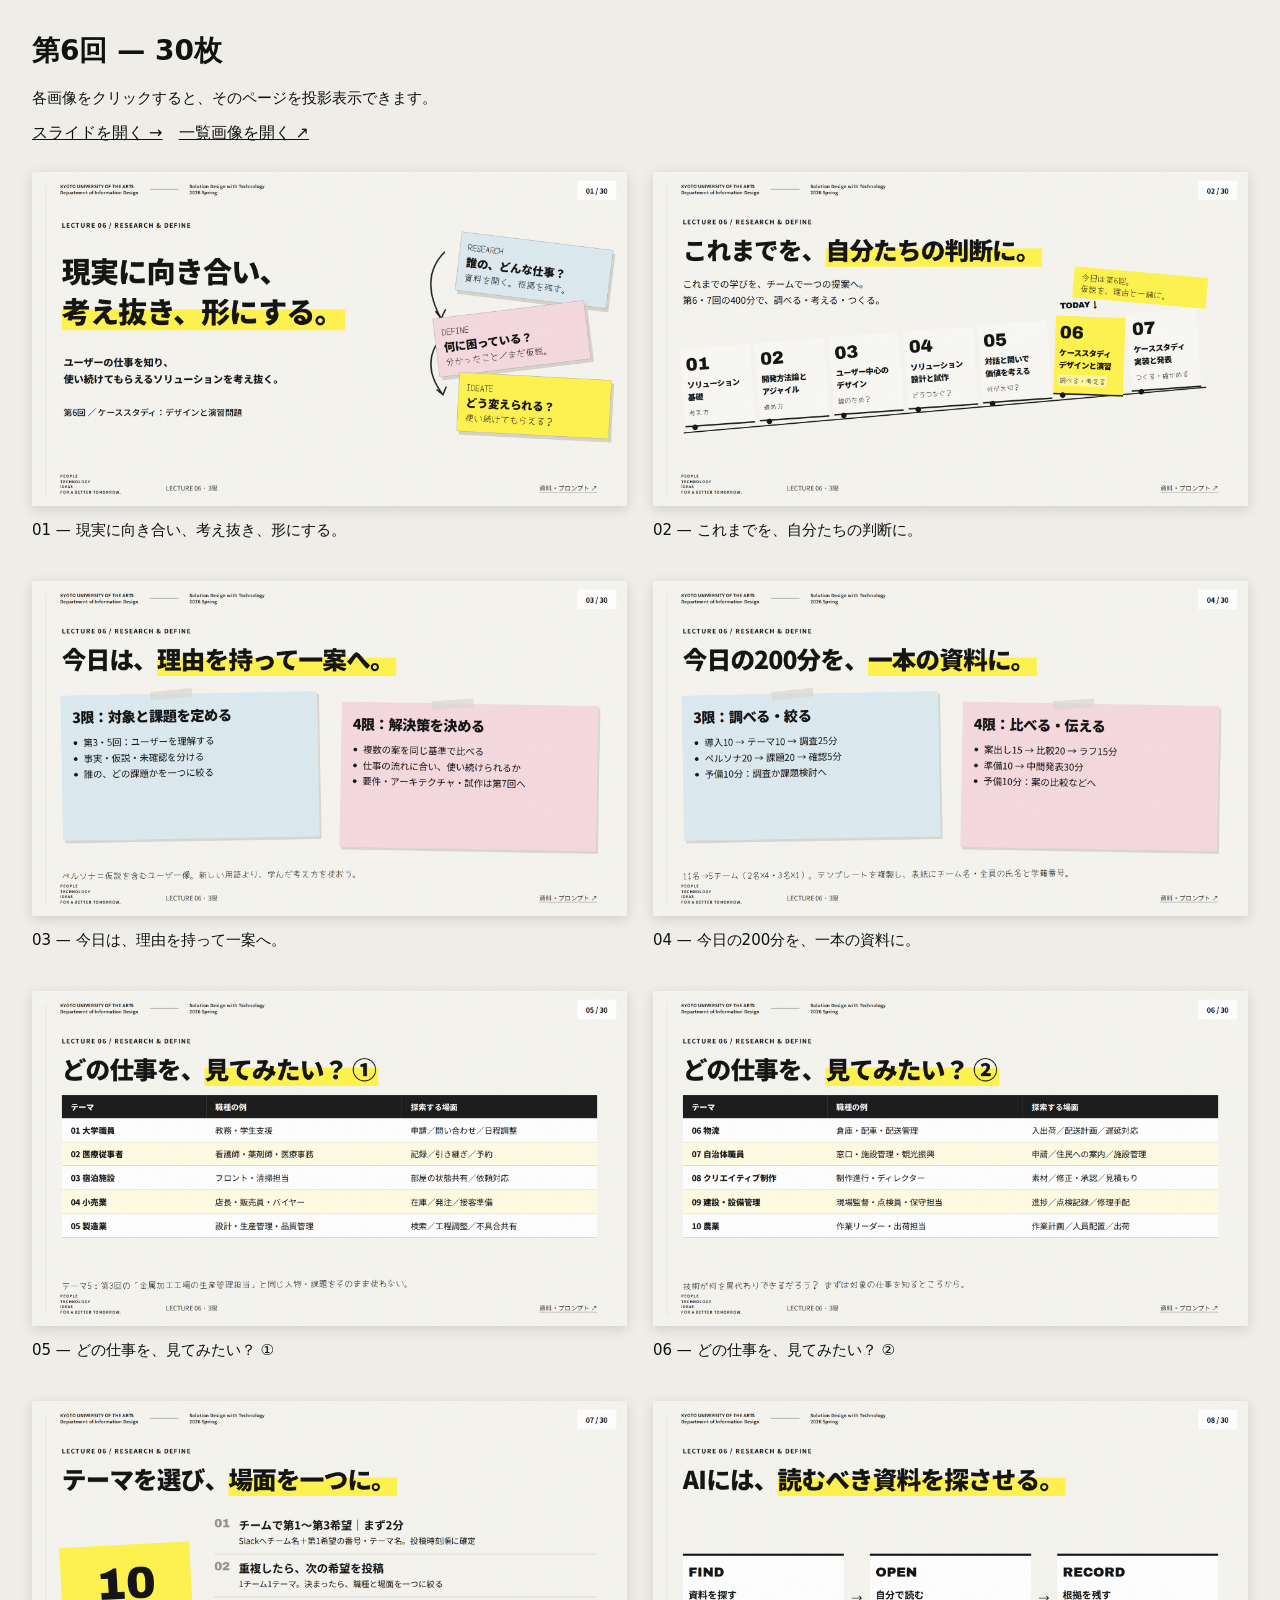
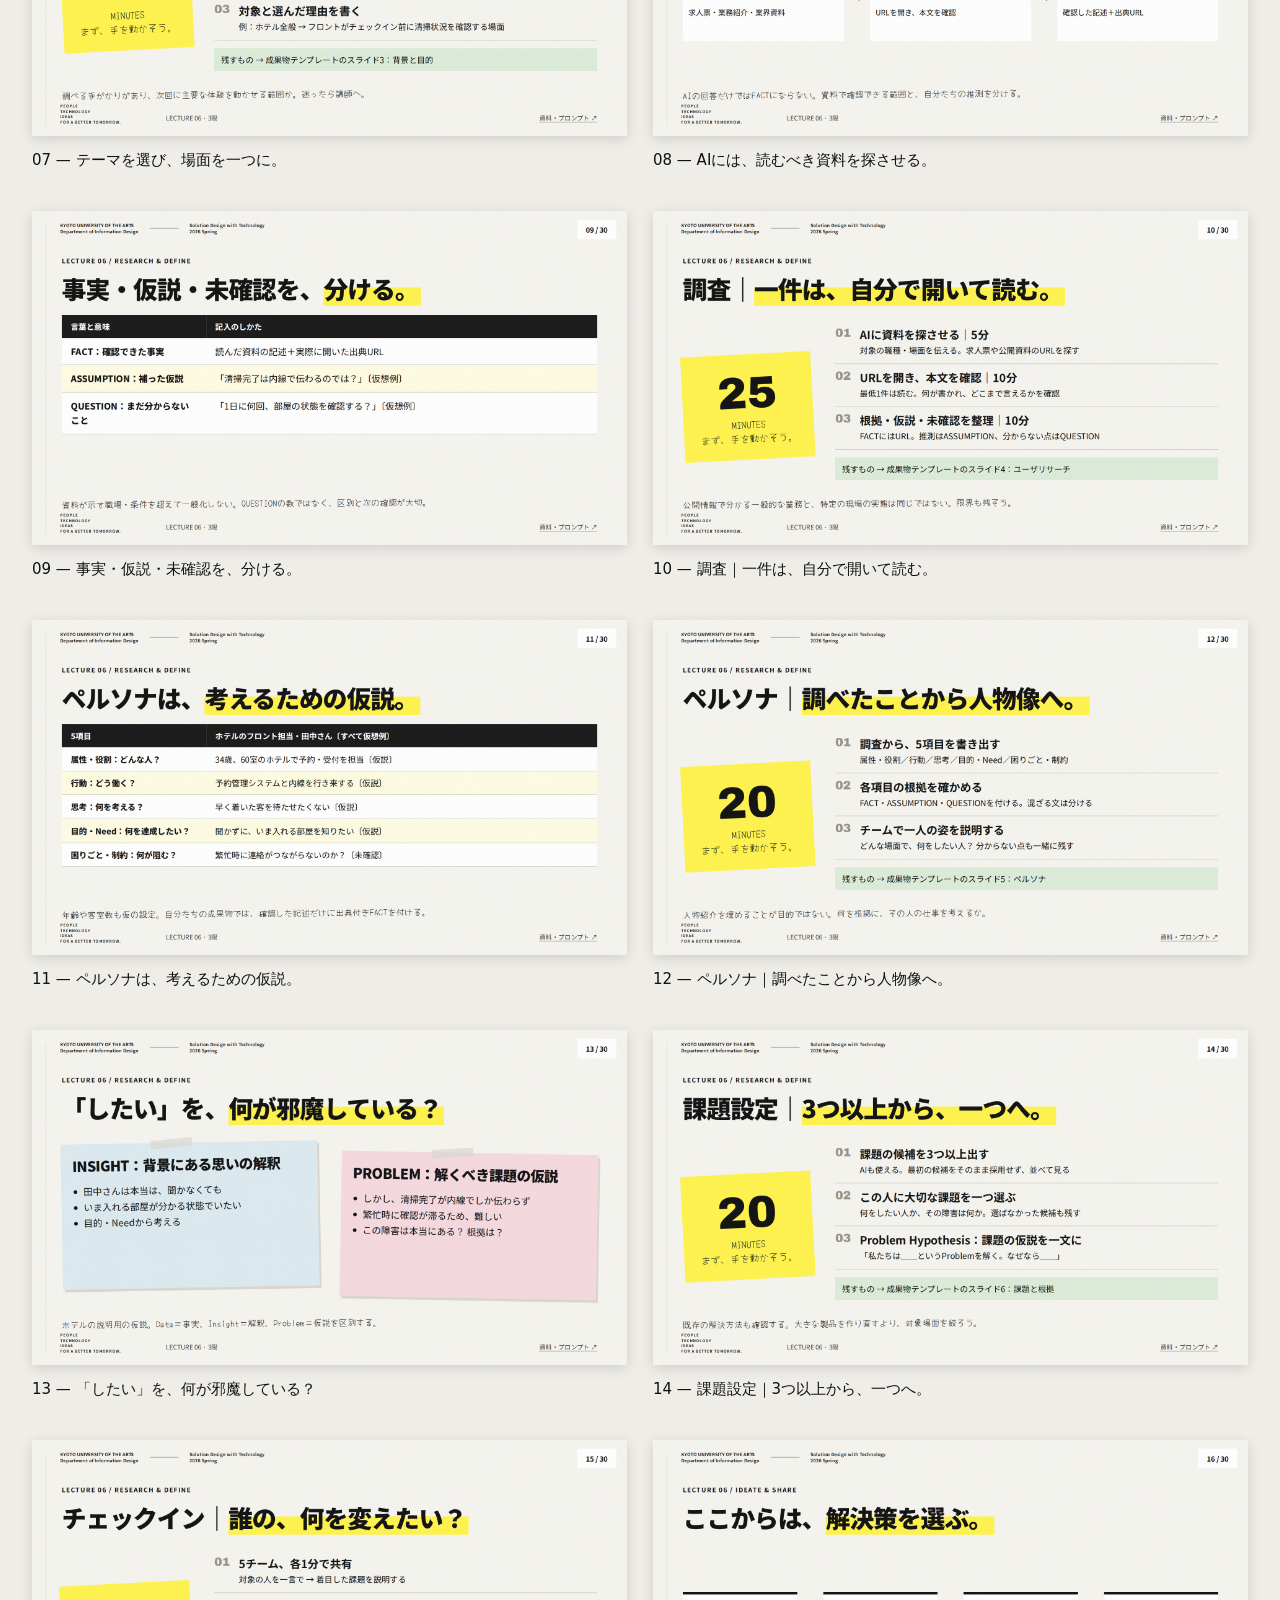
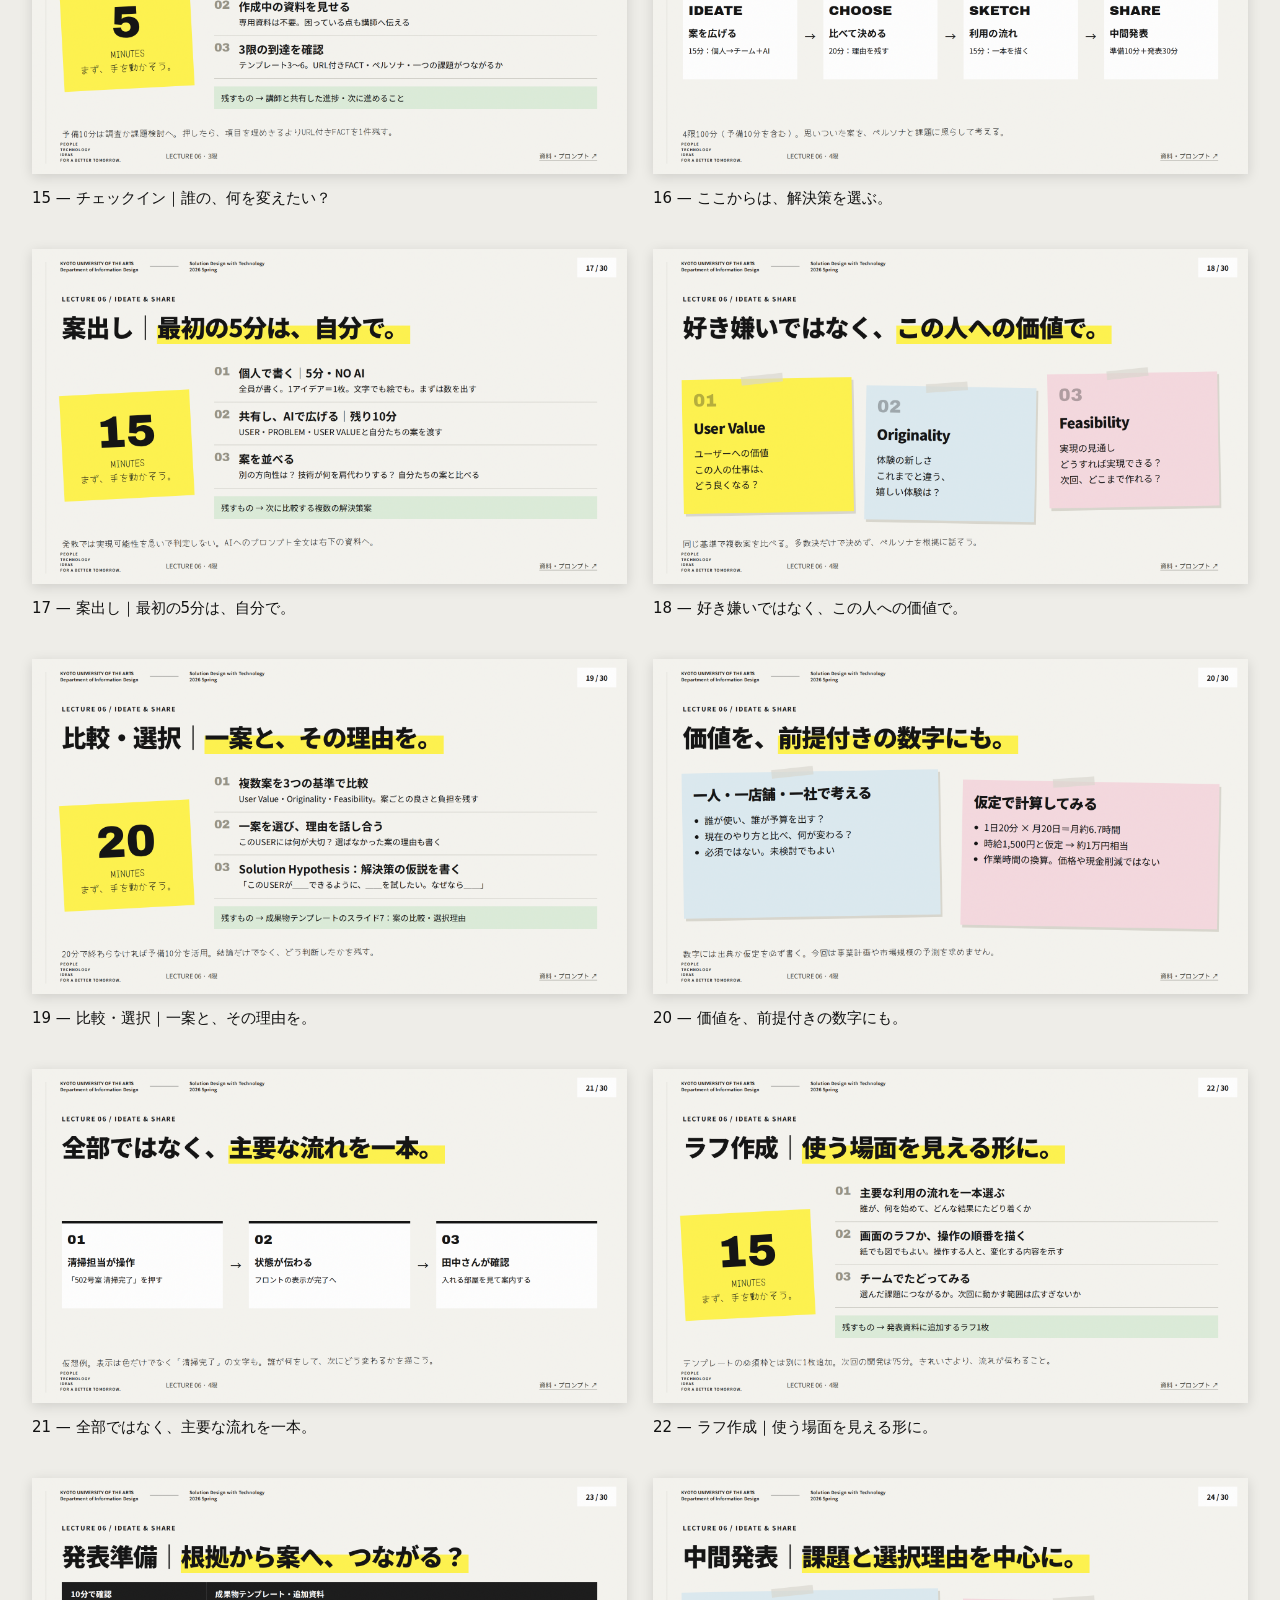
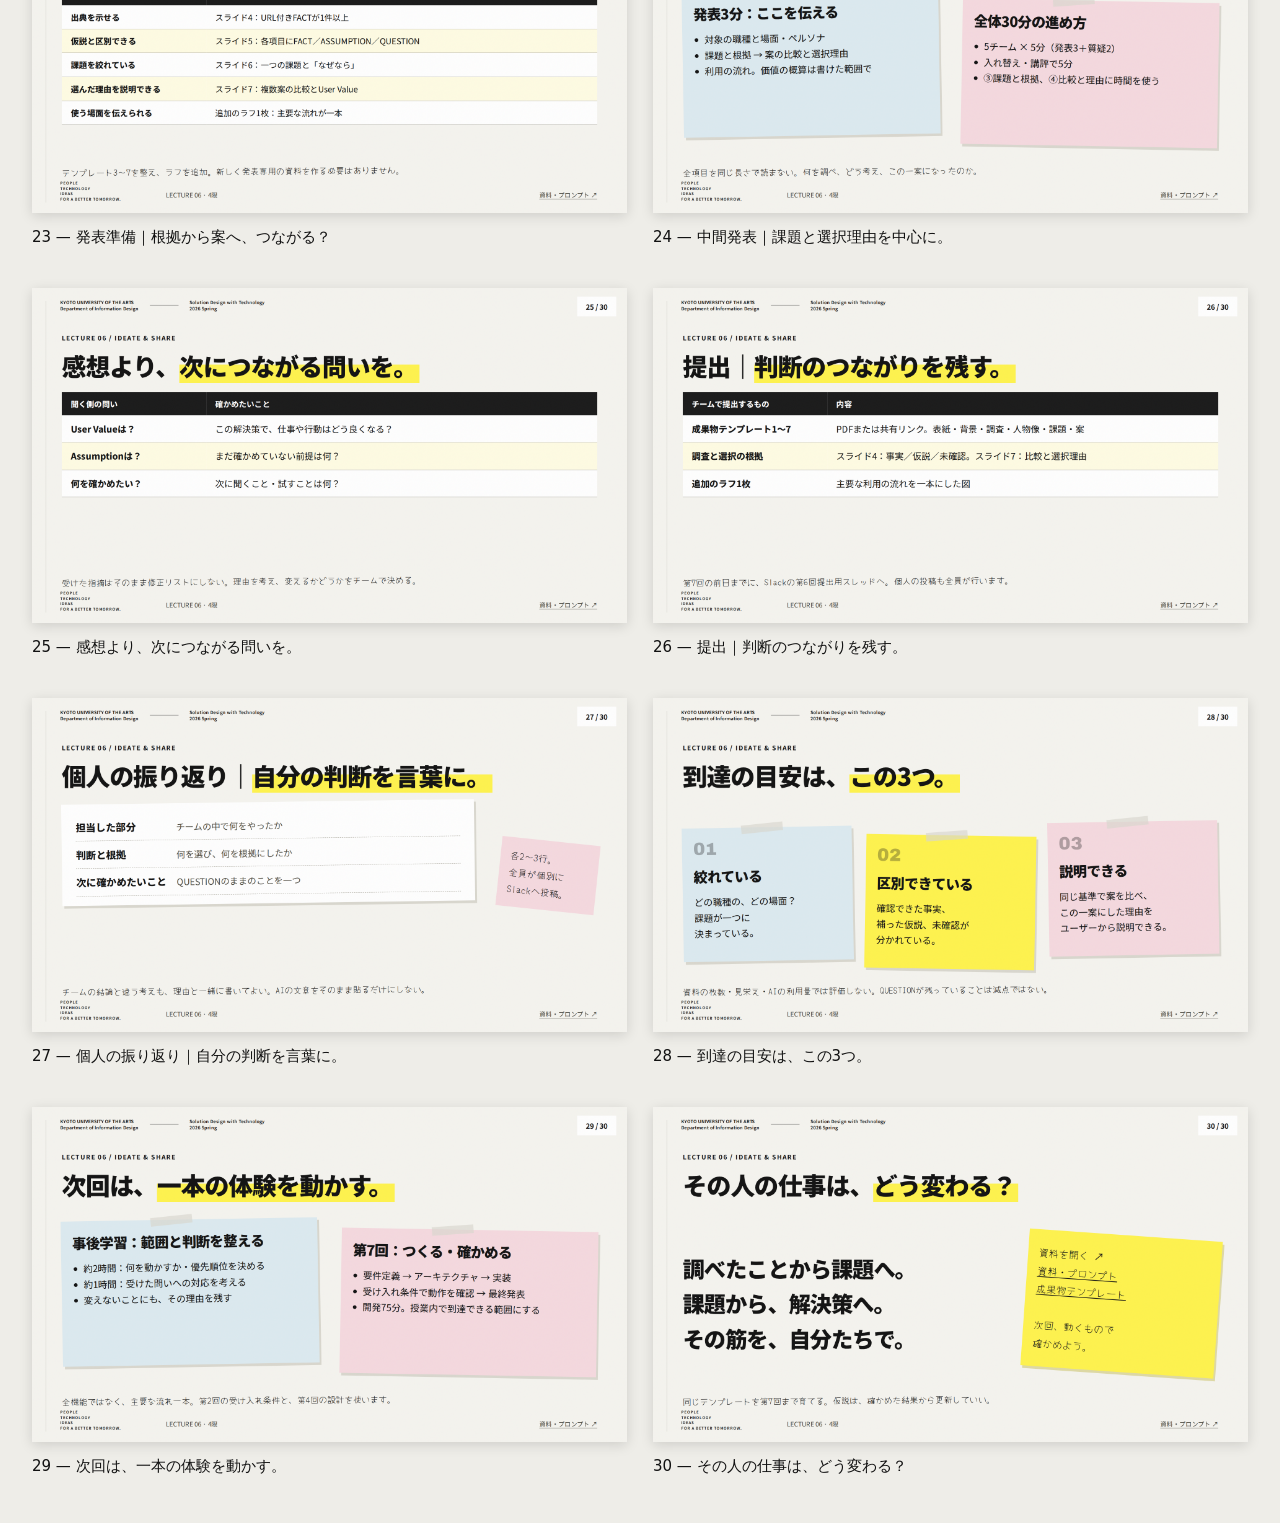
<file: 2026/6_case_study_design_and_exercise/slides/review.html>
<!doctype html><html lang="ja"><head><meta charset="utf-8"><meta name="viewport" content="width=device-width, initial-scale=1"><title>第6回スライド — 30枚のレビュー</title><style>body{margin:32px;background:#eeede8;color:#111;font-family:system-ui,sans-serif}h1{font-size:28px}main{display:grid;grid-template-columns:repeat(2,minmax(0,1fr));gap:26px}img{width:100%;display:block;box-shadow:0 3px 12px #0002}a{color:inherit;text-decoration:none}p{font-size:15px}header{margin-bottom:28px}header a{text-decoration:underline}@media(max-width:750px){main{grid-template-columns:1fr}body{margin:16px}}</style></head><body><header><h1>第6回 — 30枚</h1><p>各画像をクリックすると、そのページを投影表示できます。</p><a href="index.html">スライドを開く →</a>　<a href="previews/overview.png">一覧画像を開く ↗</a></header><main><a href="index.html#1"><img src="previews/01.png" alt="1. 現実に向き合い、考え抜き、形にする。"><p>01 — 現実に向き合い、考え抜き、形にする。</p></a>
<a href="index.html#2"><img src="previews/02.png" alt="2. これまでを、自分たちの判断に。"><p>02 — これまでを、自分たちの判断に。</p></a>
<a href="index.html#3"><img src="previews/03.png" alt="3. 今日は、理由を持って一案へ。"><p>03 — 今日は、理由を持って一案へ。</p></a>
<a href="index.html#4"><img src="previews/04.png" alt="4. 今日の200分を、一本の資料に。"><p>04 — 今日の200分を、一本の資料に。</p></a>
<a href="index.html#5"><img src="previews/05.png" alt="5. どの仕事を、見てみたい？ ①"><p>05 — どの仕事を、見てみたい？ ①</p></a>
<a href="index.html#6"><img src="previews/06.png" alt="6. どの仕事を、見てみたい？ ②"><p>06 — どの仕事を、見てみたい？ ②</p></a>
<a href="index.html#7"><img src="previews/07.png" alt="7. テーマを選び、場面を一つに。"><p>07 — テーマを選び、場面を一つに。</p></a>
<a href="index.html#8"><img src="previews/08.png" alt="8. AIには、読むべき資料を探させる。"><p>08 — AIには、読むべき資料を探させる。</p></a>
<a href="index.html#9"><img src="previews/09.png" alt="9. 事実・仮説・未確認を、分ける。"><p>09 — 事実・仮説・未確認を、分ける。</p></a>
<a href="index.html#10"><img src="previews/10.png" alt="10. 調査｜一件は、自分で開いて読む。"><p>10 — 調査｜一件は、自分で開いて読む。</p></a>
<a href="index.html#11"><img src="previews/11.png" alt="11. ペルソナは、考えるための仮説。"><p>11 — ペルソナは、考えるための仮説。</p></a>
<a href="index.html#12"><img src="previews/12.png" alt="12. ペルソナ｜調べたことから人物像へ。"><p>12 — ペルソナ｜調べたことから人物像へ。</p></a>
<a href="index.html#13"><img src="previews/13.png" alt="13. 「したい」を、何が邪魔している？"><p>13 — 「したい」を、何が邪魔している？</p></a>
<a href="index.html#14"><img src="previews/14.png" alt="14. 課題設定｜3つ以上から、一つへ。"><p>14 — 課題設定｜3つ以上から、一つへ。</p></a>
<a href="index.html#15"><img src="previews/15.png" alt="15. チェックイン｜誰の、何を変えたい？"><p>15 — チェックイン｜誰の、何を変えたい？</p></a>
<a href="index.html#16"><img src="previews/16.png" alt="16. ここからは、解決策を選ぶ。"><p>16 — ここからは、解決策を選ぶ。</p></a>
<a href="index.html#17"><img src="previews/17.png" alt="17. 案出し｜最初の5分は、自分で。"><p>17 — 案出し｜最初の5分は、自分で。</p></a>
<a href="index.html#18"><img src="previews/18.png" alt="18. 好き嫌いではなく、この人への価値で。"><p>18 — 好き嫌いではなく、この人への価値で。</p></a>
<a href="index.html#19"><img src="previews/19.png" alt="19. 比較・選択｜一案と、その理由を。"><p>19 — 比較・選択｜一案と、その理由を。</p></a>
<a href="index.html#20"><img src="previews/20.png" alt="20. 価値を、前提付きの数字にも。"><p>20 — 価値を、前提付きの数字にも。</p></a>
<a href="index.html#21"><img src="previews/21.png" alt="21. 全部ではなく、主要な流れを一本。"><p>21 — 全部ではなく、主要な流れを一本。</p></a>
<a href="index.html#22"><img src="previews/22.png" alt="22. ラフ作成｜使う場面を見える形に。"><p>22 — ラフ作成｜使う場面を見える形に。</p></a>
<a href="index.html#23"><img src="previews/23.png" alt="23. 発表準備｜根拠から案へ、つながる？"><p>23 — 発表準備｜根拠から案へ、つながる？</p></a>
<a href="index.html#24"><img src="previews/24.png" alt="24. 中間発表｜課題と選択理由を中心に。"><p>24 — 中間発表｜課題と選択理由を中心に。</p></a>
<a href="index.html#25"><img src="previews/25.png" alt="25. 感想より、次につながる問いを。"><p>25 — 感想より、次につながる問いを。</p></a>
<a href="index.html#26"><img src="previews/26.png" alt="26. 提出｜判断のつながりを残す。"><p>26 — 提出｜判断のつながりを残す。</p></a>
<a href="index.html#27"><img src="previews/27.png" alt="27. 個人の振り返り｜自分の判断を言葉に。"><p>27 — 個人の振り返り｜自分の判断を言葉に。</p></a>
<a href="index.html#28"><img src="previews/28.png" alt="28. 到達の目安は、この3つ。"><p>28 — 到達の目安は、この3つ。</p></a>
<a href="index.html#29"><img src="previews/29.png" alt="29. 次回は、一本の体験を動かす。"><p>29 — 次回は、一本の体験を動かす。</p></a>
<a href="index.html#30"><img src="previews/30.png" alt="30. その人の仕事は、どう変わる？"><p>30 — その人の仕事は、どう変わる？</p></a></main></body></html>
</file>
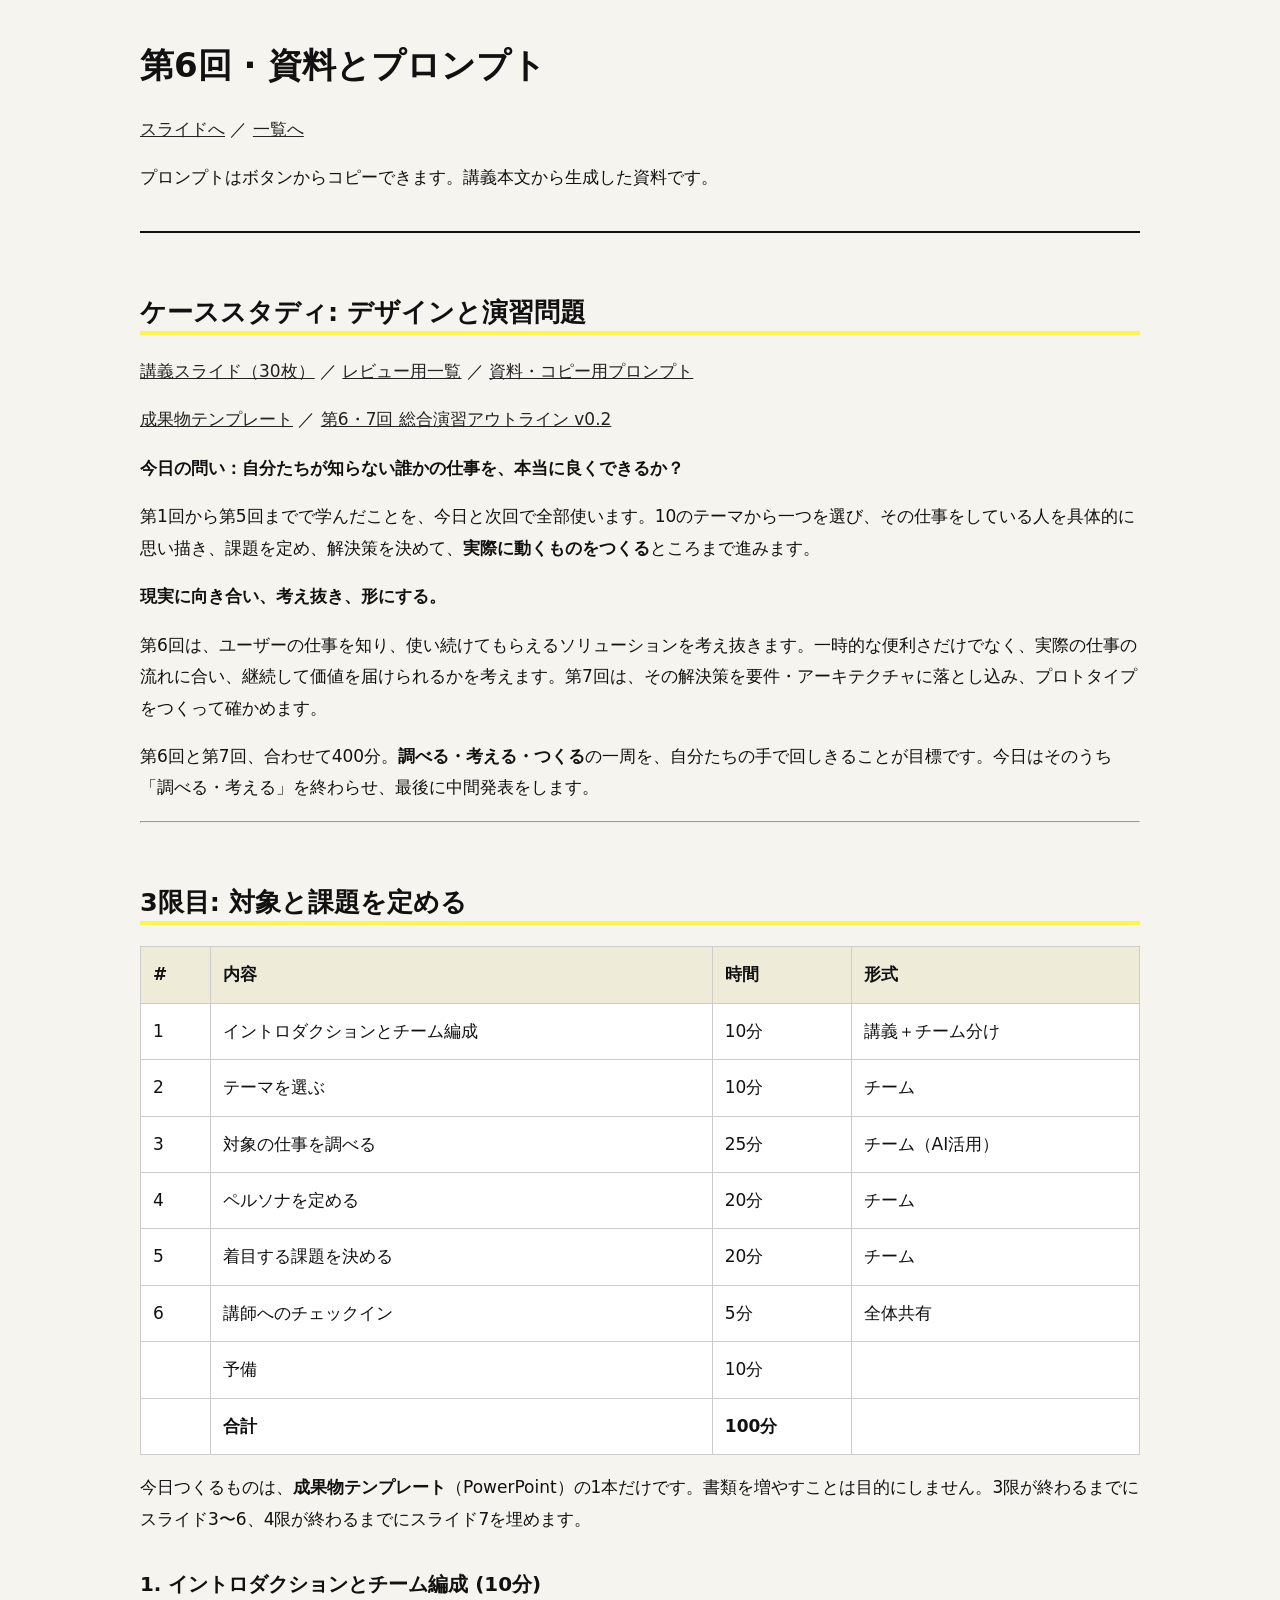
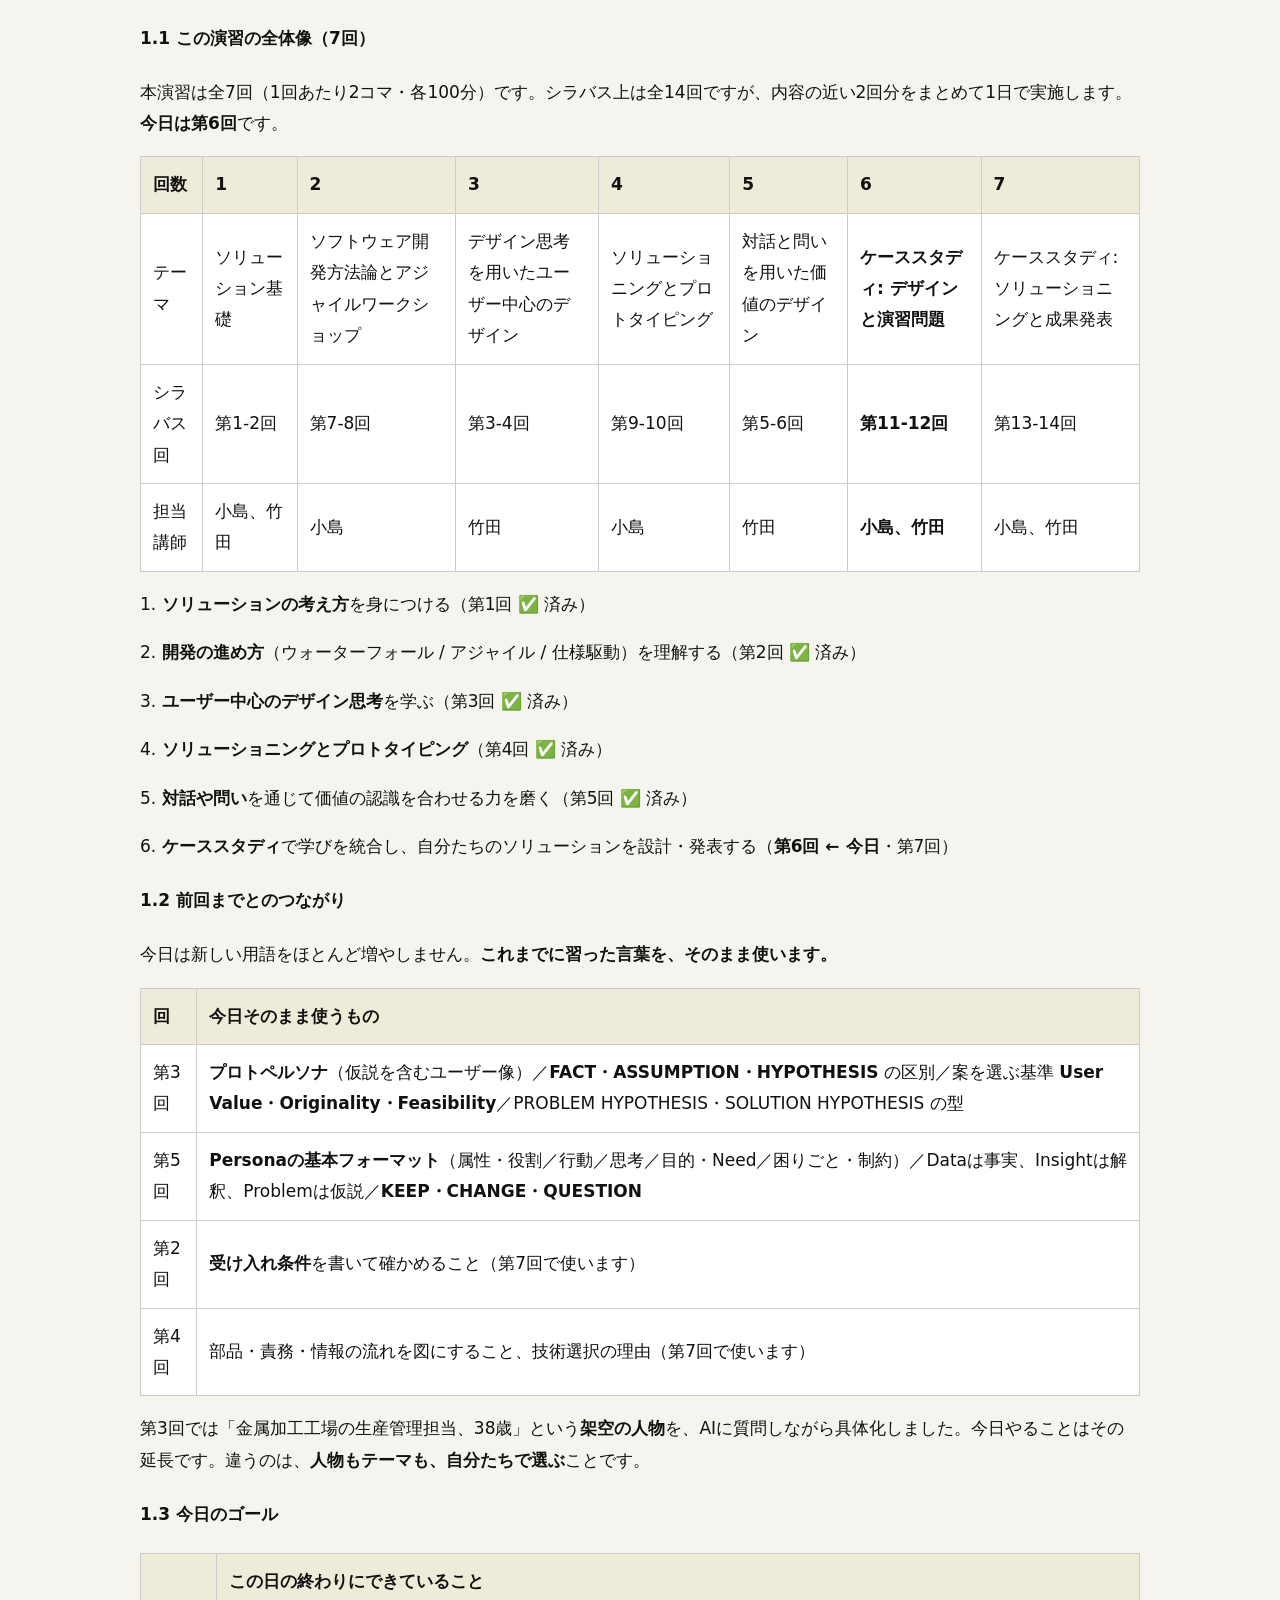
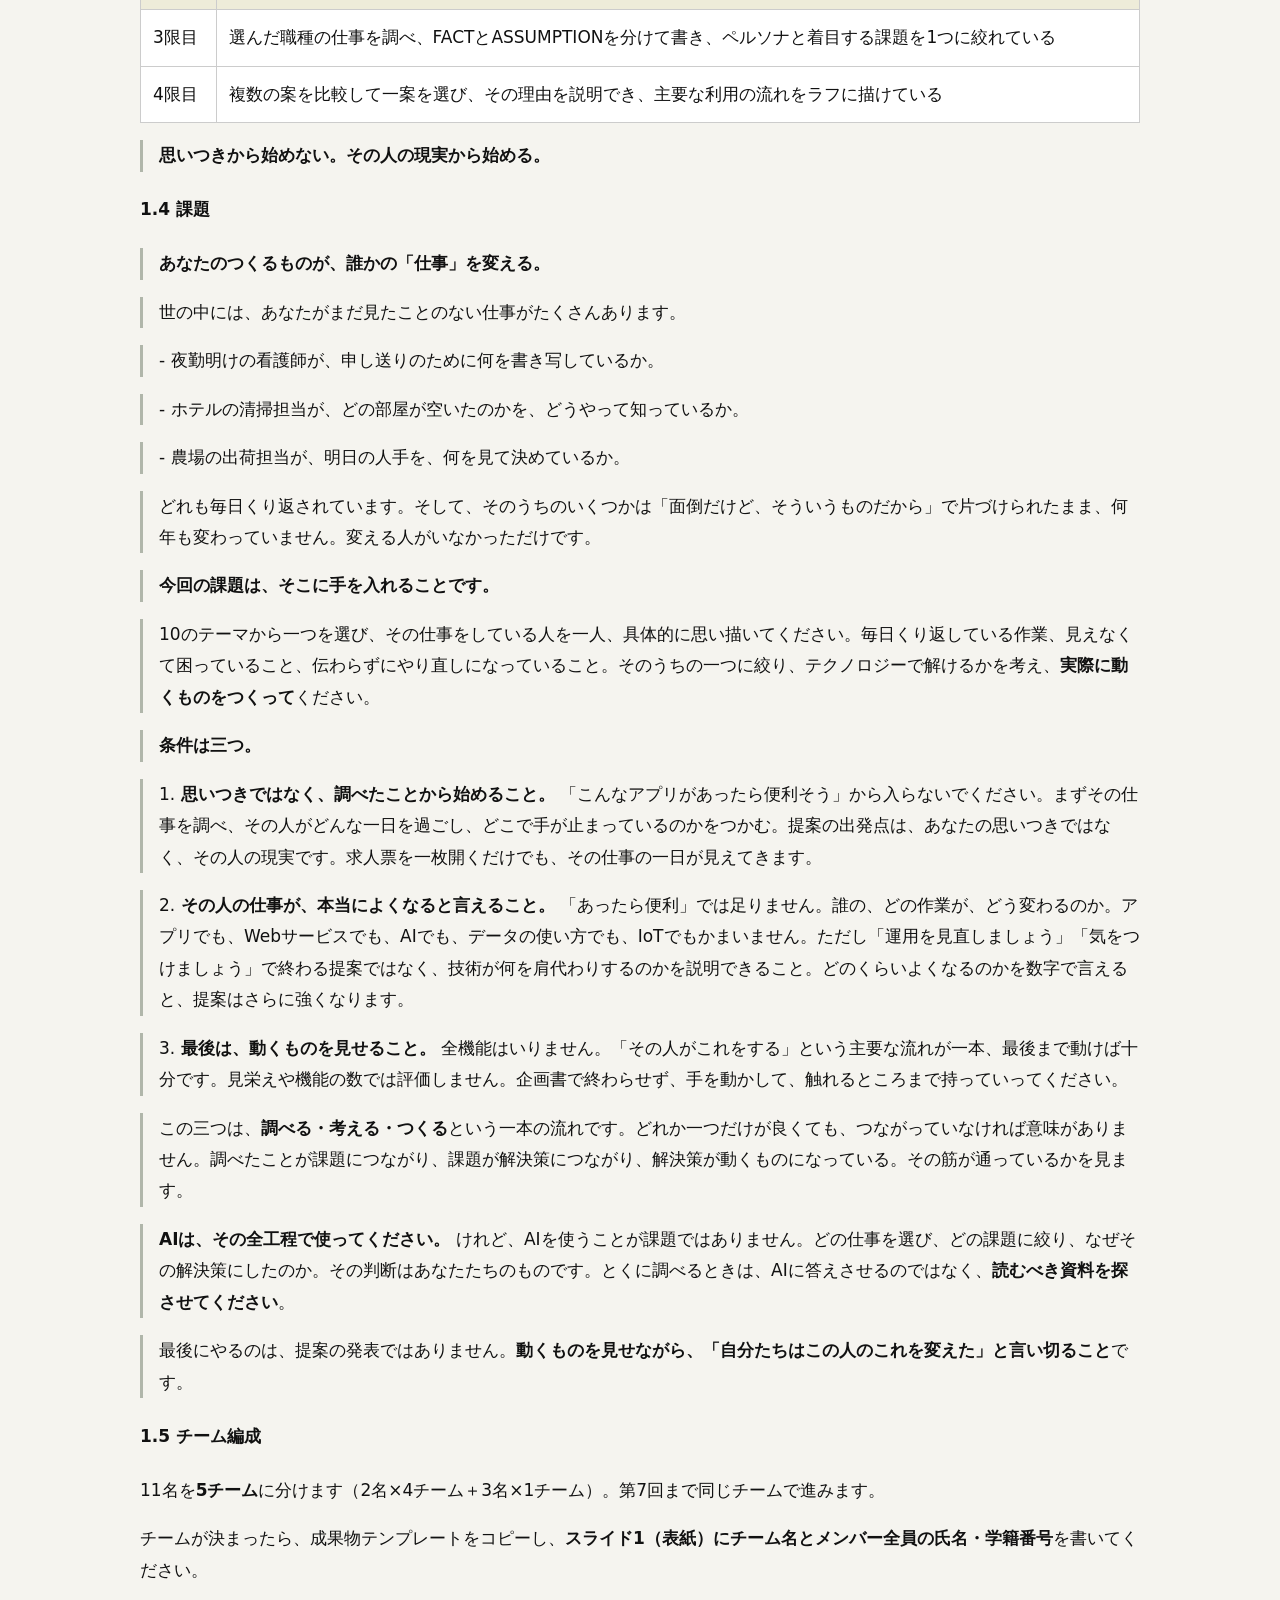
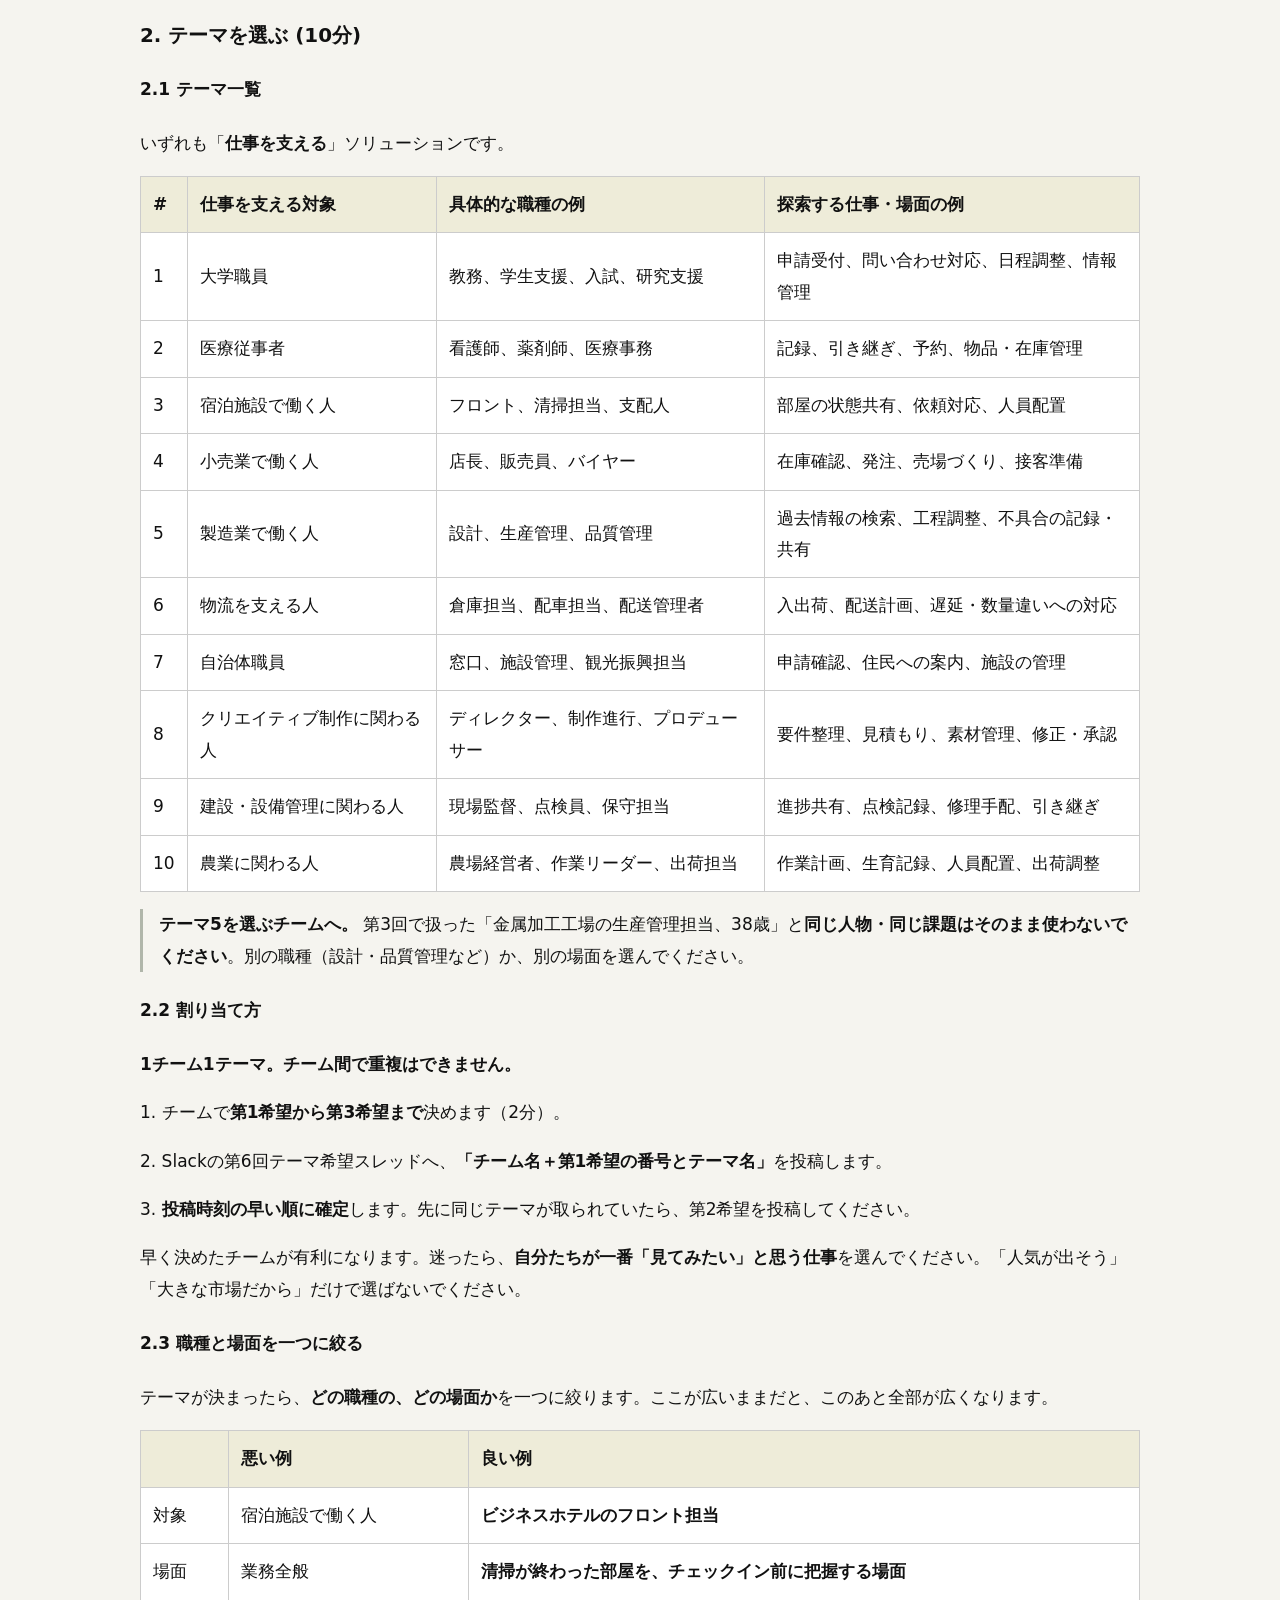
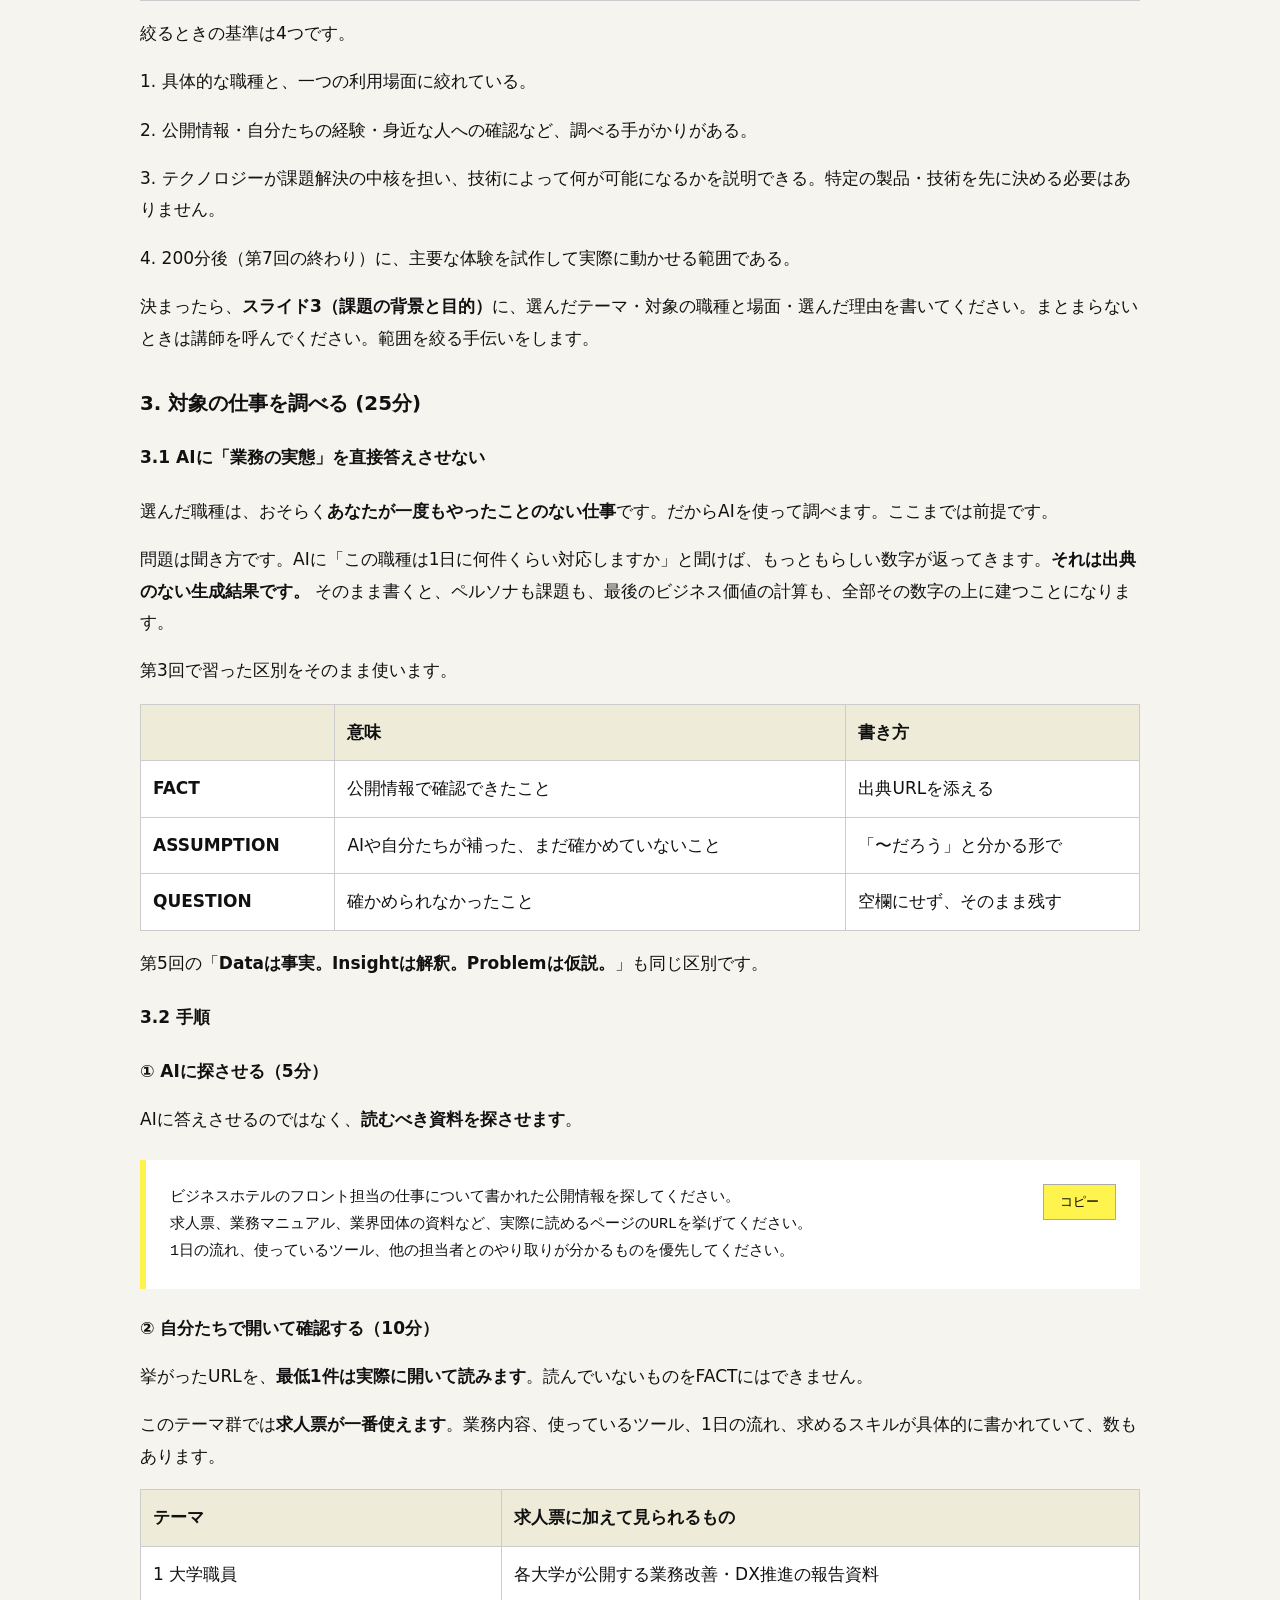
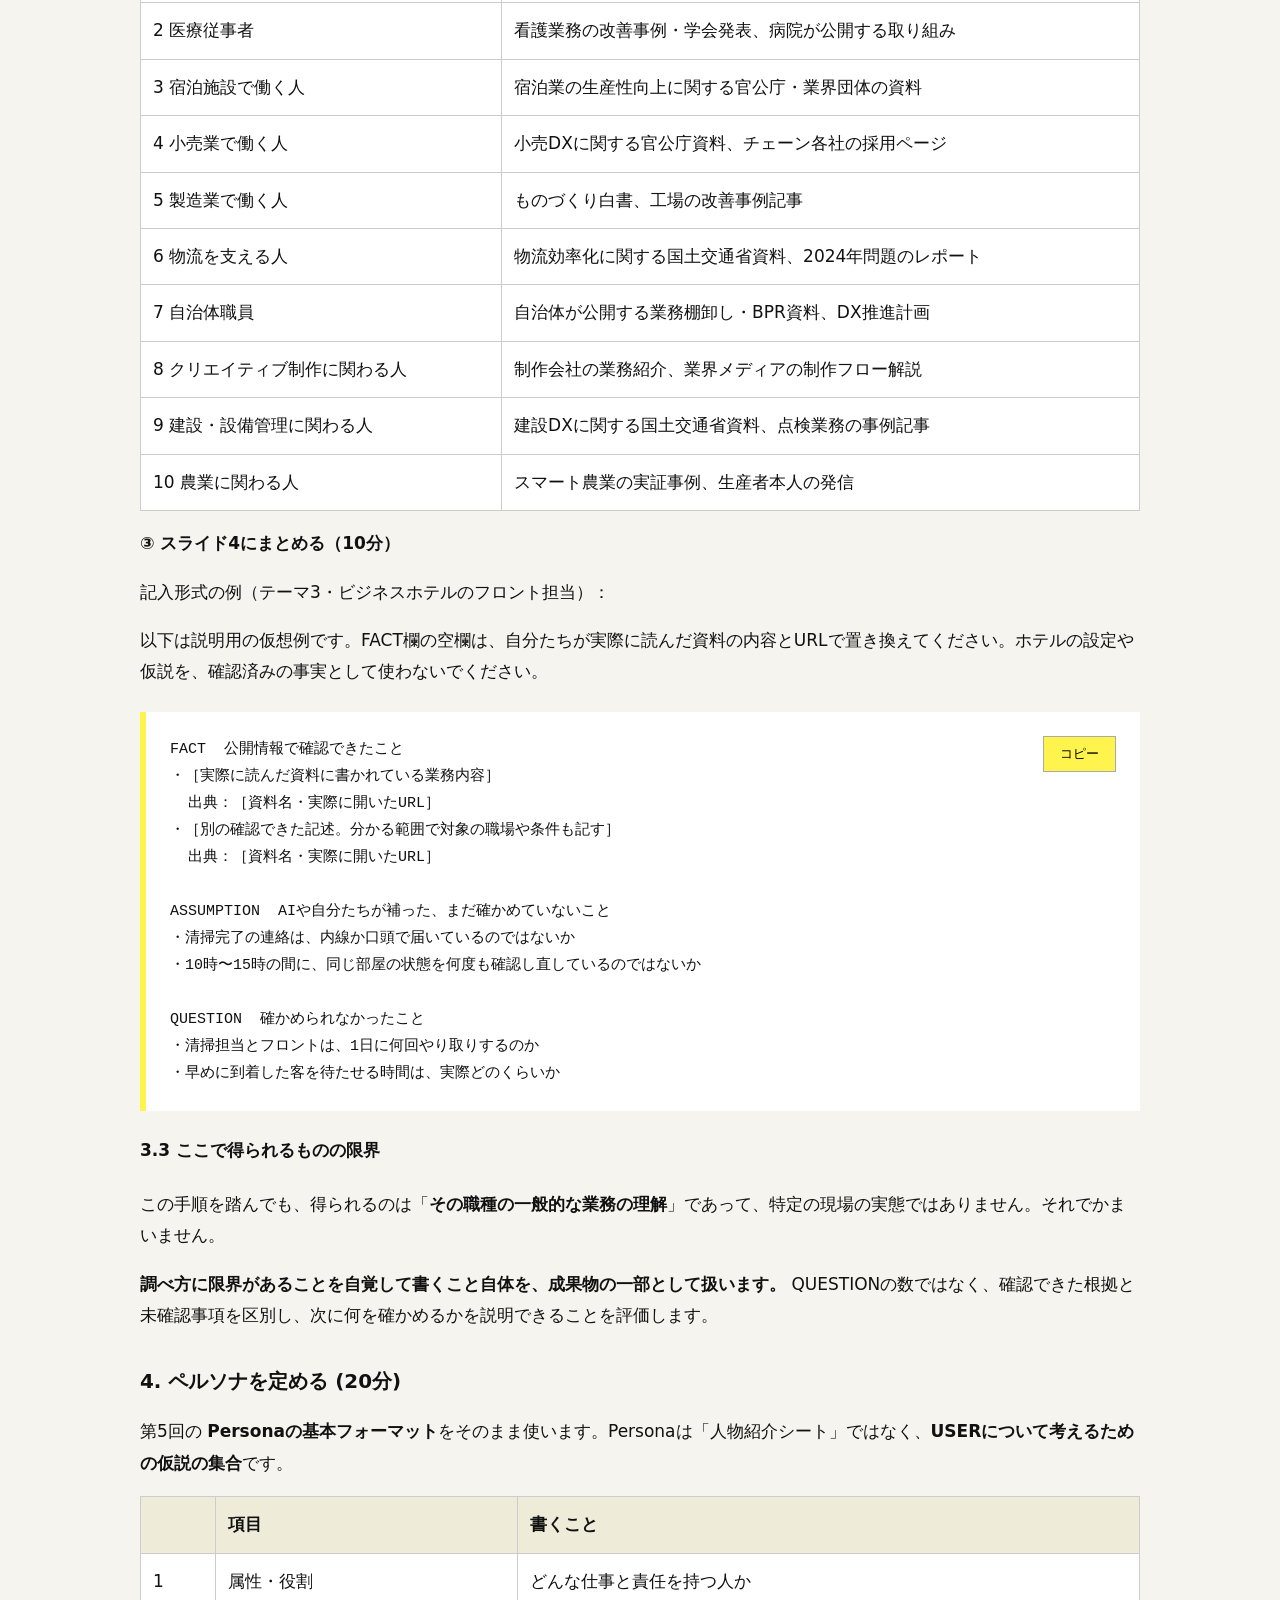
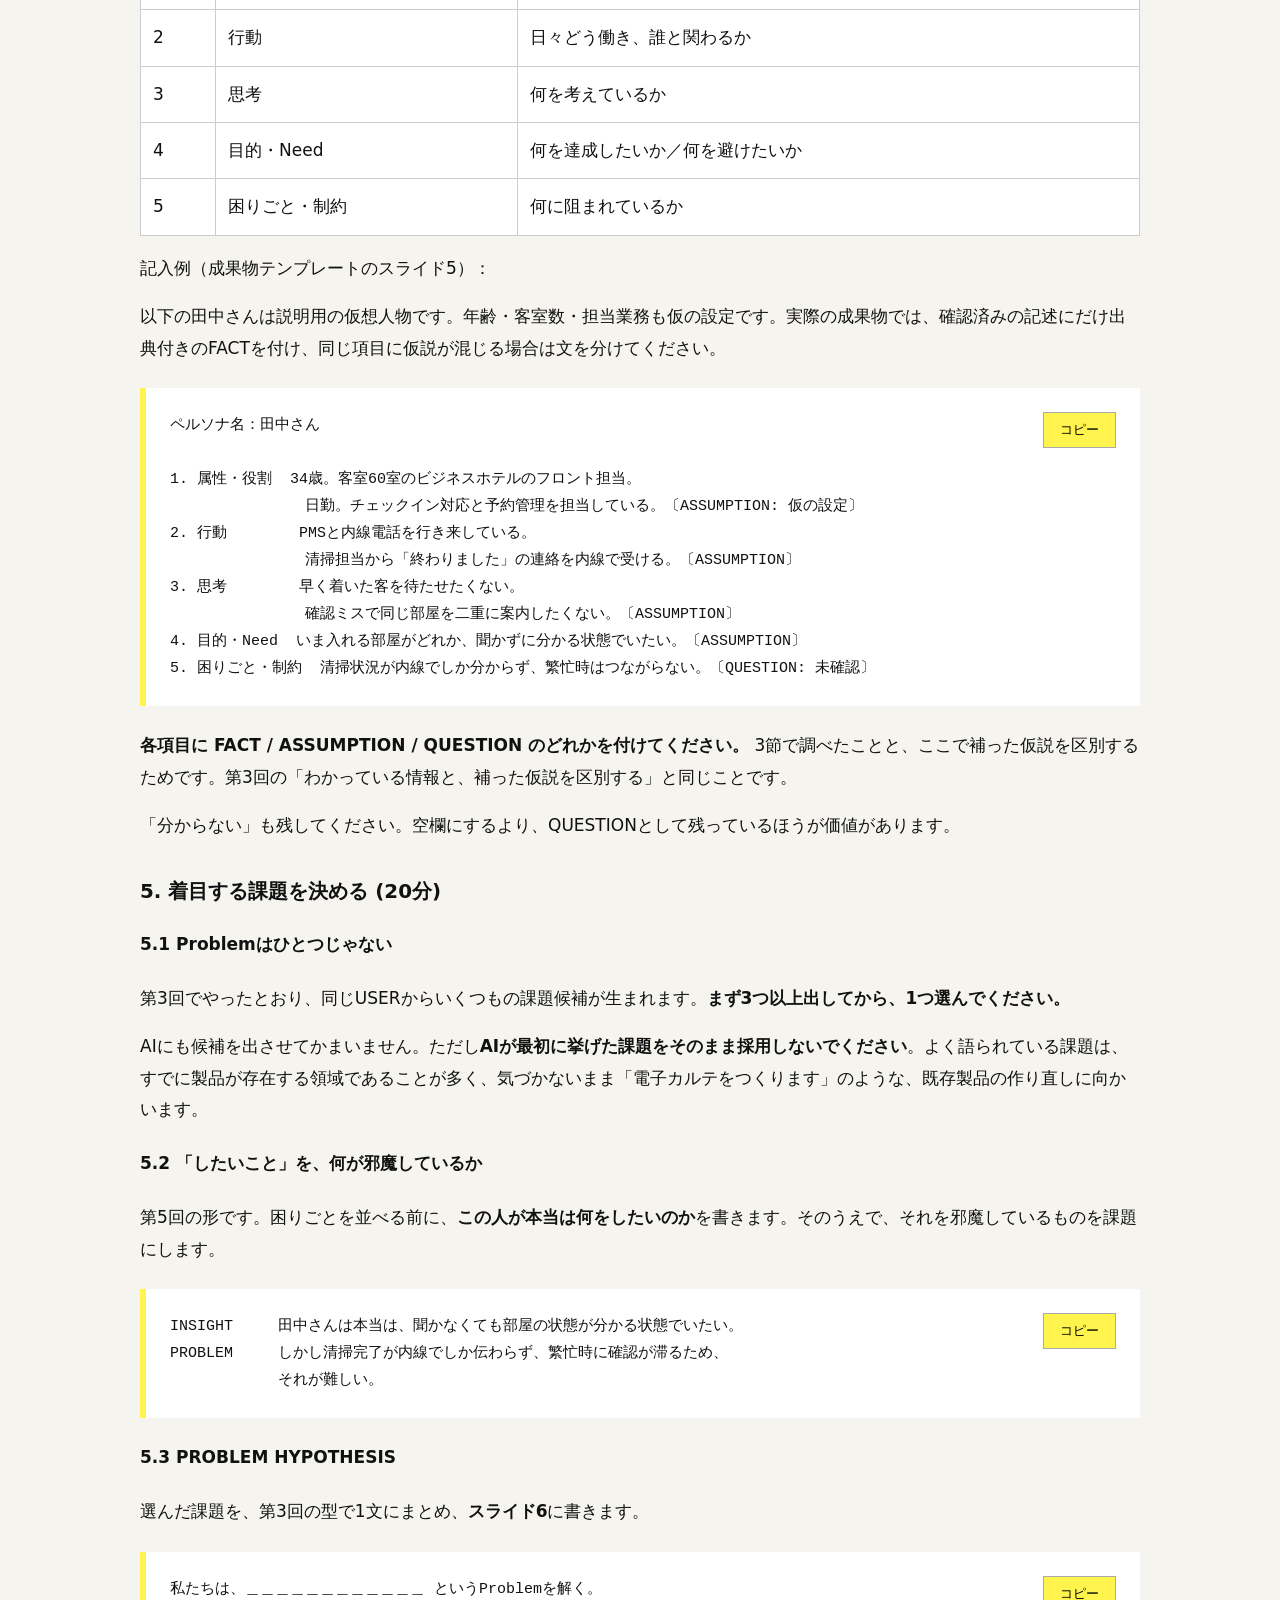
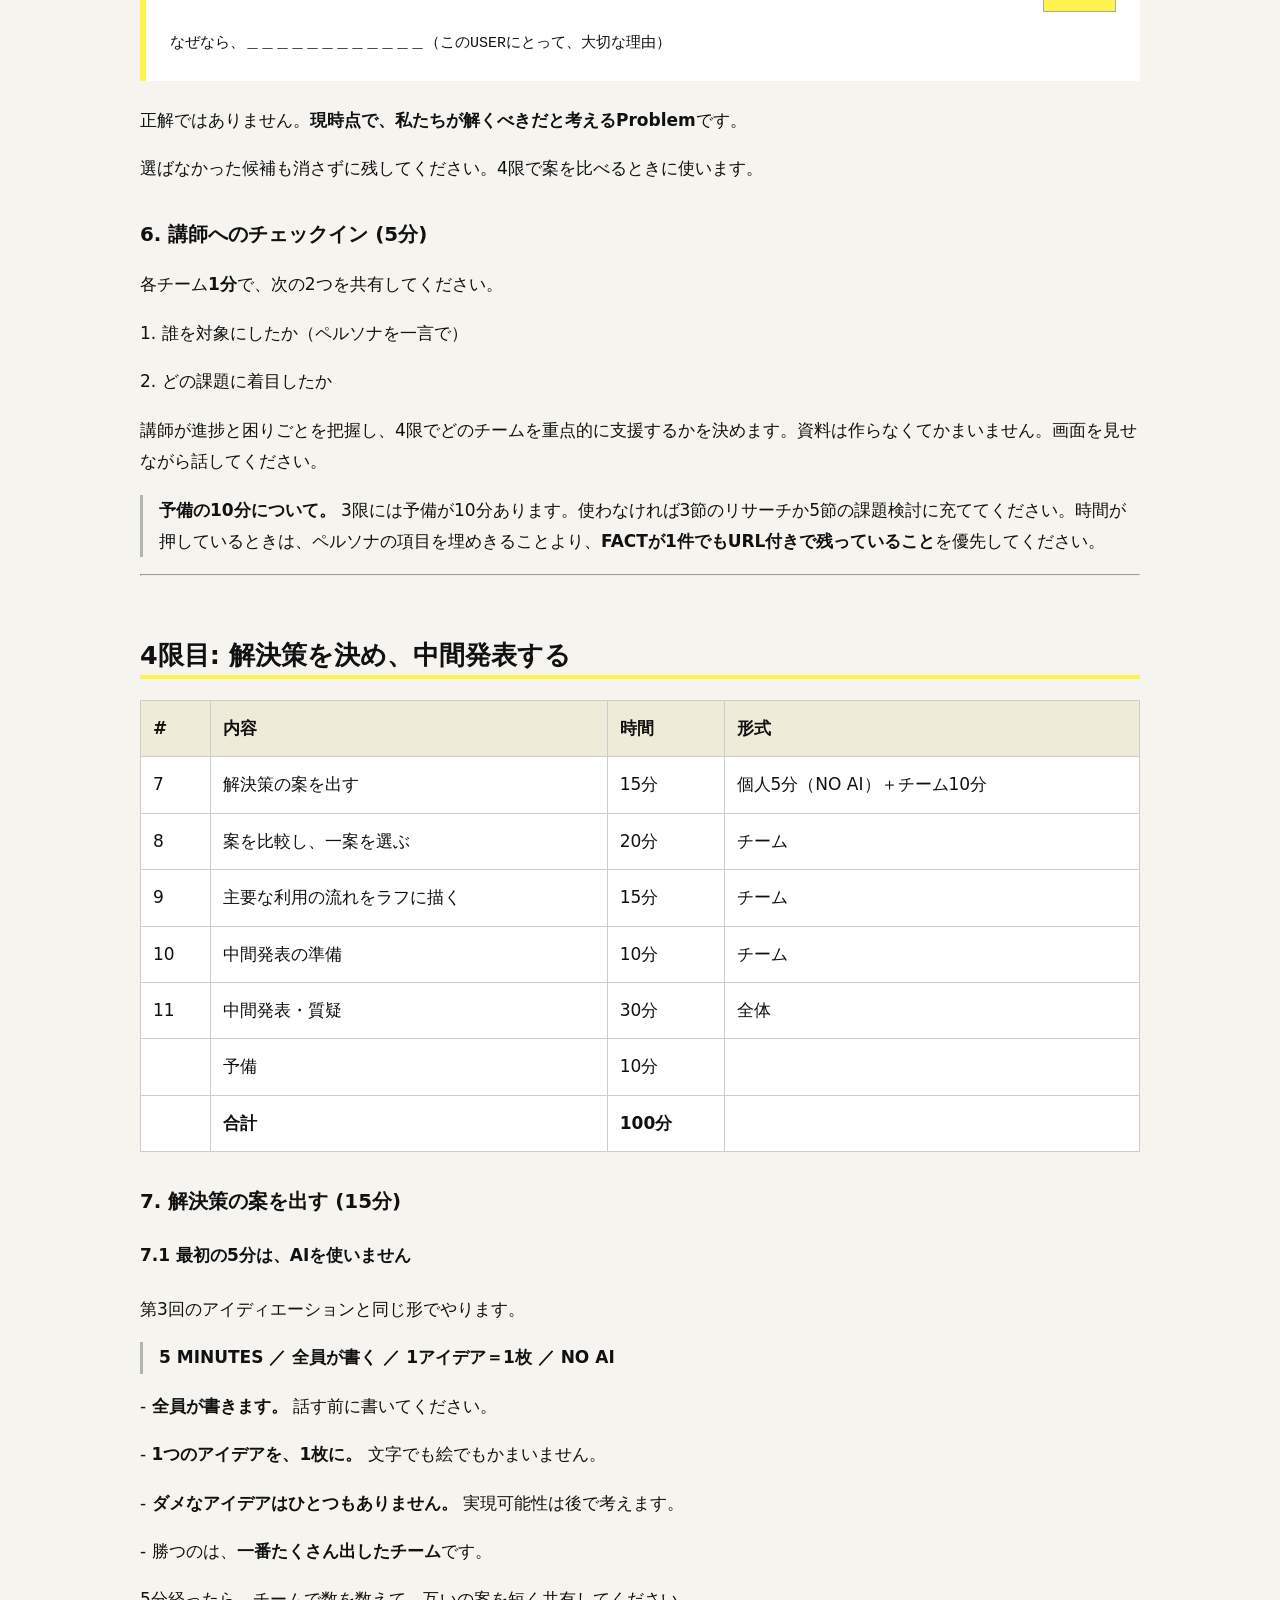
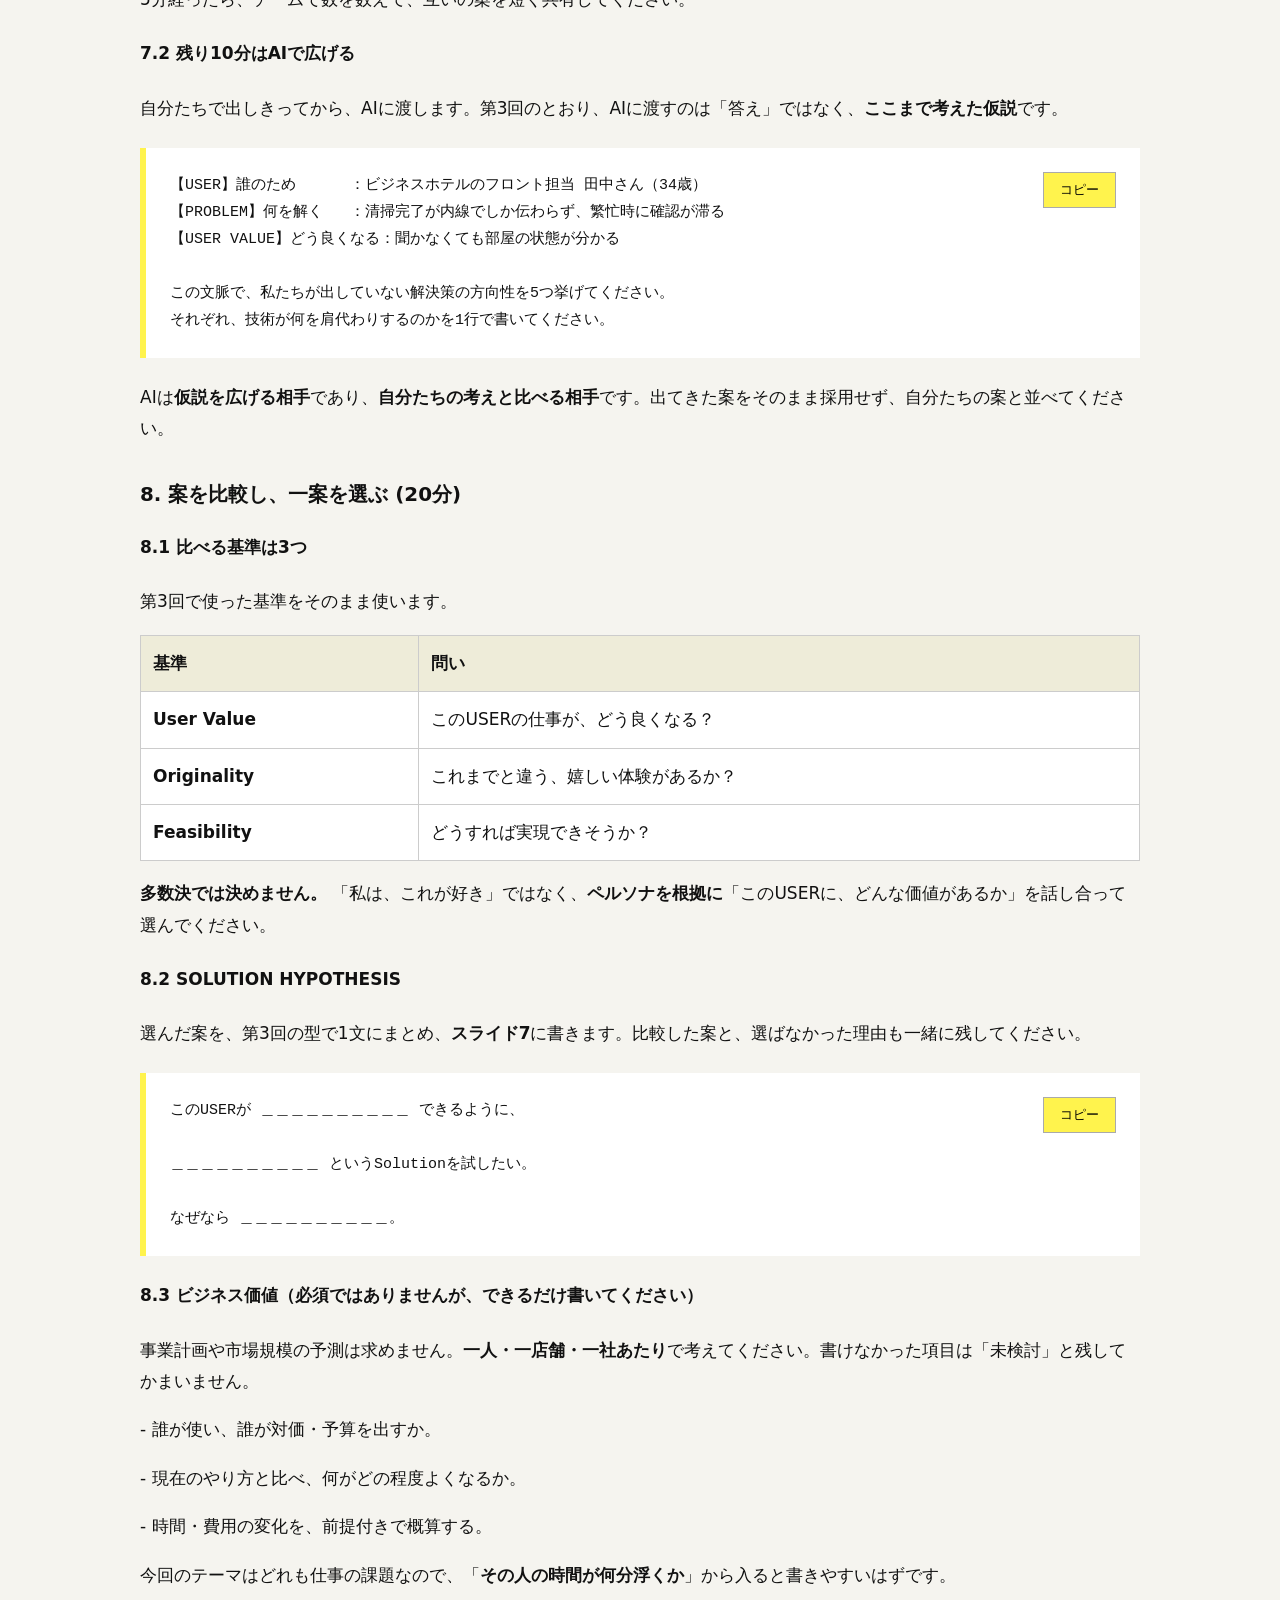
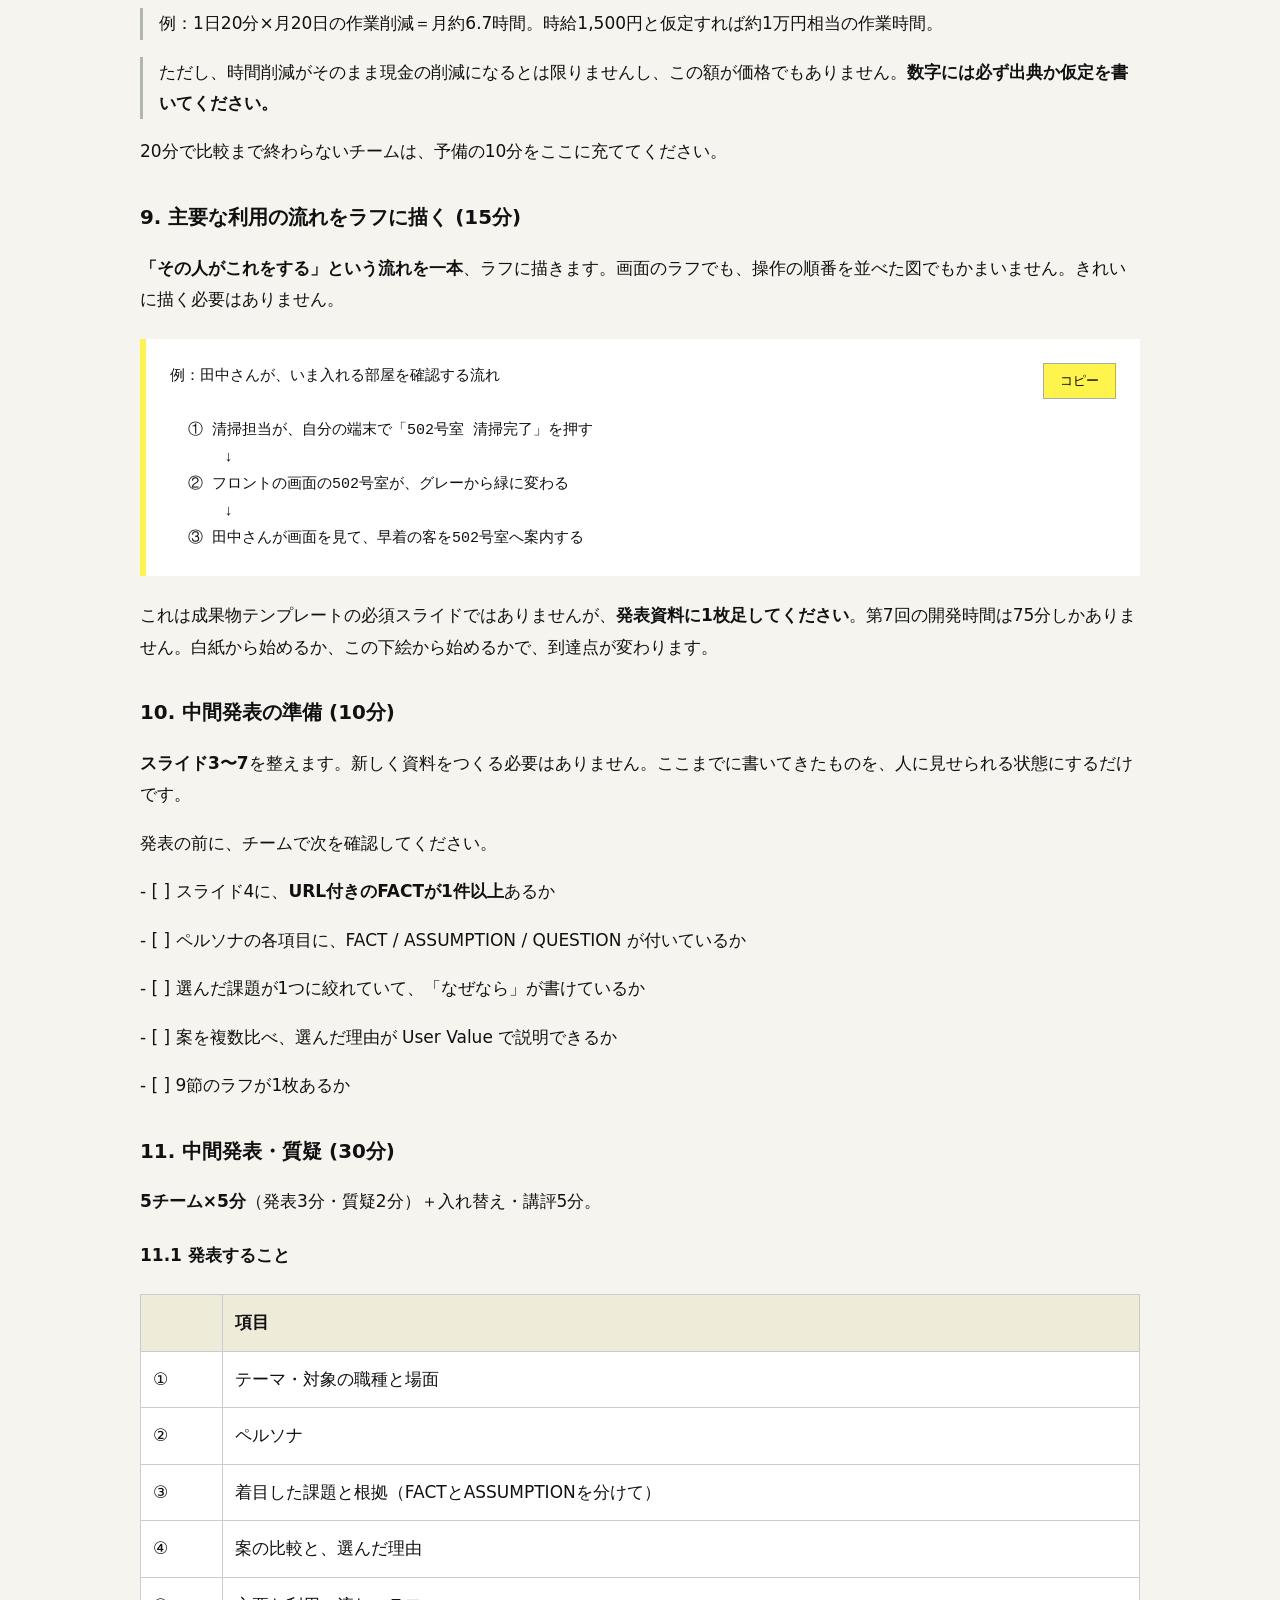
<file: 2026/6_case_study_design_and_exercise/slides/workbook.html>
<!doctype html><html lang="ja"><meta charset="utf-8"><meta name="viewport" content="width=device-width,initial-scale=1"><title>第6回 資料・コピー用プロンプト</title><style>body{max-width:1000px;margin:40px auto;padding:0 24px;background:#f5f4ef;color:#111;font:17px/1.85 system-ui,sans-serif}h1,h2,h3{line-height:1.5}h2{margin-top:60px;border-bottom:4px solid #fff34d}h3{margin-top:35px;scroll-margin-top:20px}a{color:#222}table{border-collapse:collapse;width:100%;background:white}td,th{padding:12px;border:1px solid #ccc;text-align:left}th{background:#eeecd9}.table-wrap{overflow:auto}pre{white-space:pre-wrap;overflow-wrap:anywhere;font:15px/1.8 monospace;margin:0}.code{background:white;padding:24px;margin:24px 0;border-left:6px solid #fff34d}.copy{float:right;cursor:pointer;padding:8px 16px;background:#fff34d;border:1px solid #aaa}.callout{border-left:3px solid #b0b6aa;padding-left:16px}code{background:#e7e5dc}header{border-bottom:2px solid #111;padding-bottom:20px} .course-diagram{margin:24px 0;padding:16px;background:#fff}.course-diagram svg{width:100%;height:auto;display:block}.course-diagram text{font-family:system-ui,sans-serif;fill:#151515}.course-diagram .node-title{font-size:27px;font-weight:900}.course-diagram .node-sub{font-size:21px}.course-diagram .edge-label{font-size:19px;paint-order:stroke;stroke:#f5f4ef;stroke-width:8px}.course-diagram .edge{fill:none;stroke:#151515;stroke-width:3}.course-diagram .node{stroke:#151515;stroke-width:2}h3,h4{scroll-margin-top:24px}</style><body><header><h1>第6回 · 資料とプロンプト</h1><a href="index.html">スライドへ</a> ／ <a href="review.html">一覧へ</a><p>プロンプトはボタンからコピーできます。講義本文から生成した資料です。</p></header><h2>ケーススタディ: デザインと演習問題</h2><p><a href="https://creative-cucumbers.github.io/solution-design-with-technology/2026/6_case_study_design_and_exercise/slides/index.html">講義スライド（30枚）</a> ／ <a href="https://creative-cucumbers.github.io/solution-design-with-technology/2026/6_case_study_design_and_exercise/slides/review.html">レビュー用一覧</a> ／ <a href="https://creative-cucumbers.github.io/solution-design-with-technology/2026/6_case_study_design_and_exercise/slides/workbook.html">資料・コピー用プロンプト</a></p><p><a href="https://creative-cucumbers.github.io/solution-design-with-technology/2026/6_case_study_design_and_exercise/template-review/index.html">成果物テンプレート</a> ／ <a href=".././Solution_Design_2026_Lecture06-07_Outline_v0.2.md">第6・7回 総合演習アウトライン v0.2</a></p><p><strong>今日の問い：自分たちが知らない誰かの仕事を、本当に良くできるか？</strong></p><p>第1回から第5回までで学んだことを、今日と次回で全部使います。10のテーマから一つを選び、その仕事をしている人を具体的に思い描き、課題を定め、解決策を決めて、<strong>実際に動くものをつくる</strong>ところまで進みます。</p><p><strong>現実に向き合い、考え抜き、形にする。</strong></p><p>第6回は、ユーザーの仕事を知り、使い続けてもらえるソリューションを考え抜きます。一時的な便利さだけでなく、実際の仕事の流れに合い、継続して価値を届けられるかを考えます。第7回は、その解決策を要件・アーキテクチャに落とし込み、プロトタイプをつくって確かめます。</p><p>第6回と第7回、合わせて400分。<strong>調べる・考える・つくる</strong>の一周を、自分たちの手で回しきることが目標です。今日はそのうち「調べる・考える」を終わらせ、最後に中間発表をします。</p><hr><h2>3限目: 対象と課題を定める</h2><div class="table-wrap"><table><tr><th>#</th><th>内容</th><th>時間</th><th>形式</th></tr><tr><td>1</td><td>イントロダクションとチーム編成</td><td>10分</td><td>講義＋チーム分け</td></tr><tr><td>2</td><td>テーマを選ぶ</td><td>10分</td><td>チーム</td></tr><tr><td>3</td><td>対象の仕事を調べる</td><td>25分</td><td>チーム（AI活用）</td></tr><tr><td>4</td><td>ペルソナを定める</td><td>20分</td><td>チーム</td></tr><tr><td>5</td><td>着目する課題を決める</td><td>20分</td><td>チーム</td></tr><tr><td>6</td><td>講師へのチェックイン</td><td>5分</td><td>全体共有</td></tr><tr><td></td><td>予備</td><td>10分</td><td></td></tr><tr><td></td><td><strong>合計</strong></td><td><strong>100分</strong></td><td></td></tr></table></div><p>今日つくるものは、<strong>成果物テンプレート</strong>（PowerPoint）の1本だけです。書類を増やすことは目的にしません。3限が終わるまでにスライド3〜6、4限が終わるまでにスライド7を埋めます。</p><h3 id="section-1">1. イントロダクションとチーム編成 (10分)</h3><h4 id="section-1-1">1.1 この演習の全体像（7回）</h4><p>本演習は全7回（1回あたり2コマ・各100分）です。シラバス上は全14回ですが、内容の近い2回分をまとめて1日で実施します。<strong>今日は第6回</strong>です。</p><div class="table-wrap"><table><tr><th>回数</th><th>1</th><th>2</th><th>3</th><th>4</th><th>5</th><th><strong>6</strong></th><th>7</th></tr><tr><td>テーマ</td><td>ソリューション基礎</td><td>ソフトウェア開発方法論とアジャイルワークショップ</td><td>デザイン思考を用いたユーザー中心のデザイン</td><td>ソリューショニングとプロトタイピング</td><td>対話と問いを用いた価値のデザイン</td><td><strong>ケーススタディ: デザインと演習問題</strong></td><td>ケーススタディ: ソリューショニングと成果発表</td></tr><tr><td>シラバス回</td><td>第1-2回</td><td>第7-8回</td><td>第3-4回</td><td>第9-10回</td><td>第5-6回</td><td><strong>第11-12回</strong></td><td>第13-14回</td></tr><tr><td>担当講師</td><td>小島、竹田</td><td>小島</td><td>竹田</td><td>小島</td><td>竹田</td><td><strong>小島、竹田</strong></td><td>小島、竹田</td></tr></table></div><p>1. <strong>ソリューションの考え方</strong>を身につける（第1回 ✅ 済み）</p><p>2. <strong>開発の進め方</strong>（ウォーターフォール / アジャイル / 仕様駆動）を理解する（第2回 ✅ 済み）</p><p>3. <strong>ユーザー中心のデザイン思考</strong>を学ぶ（第3回 ✅ 済み）</p><p>4. <strong>ソリューショニングとプロトタイピング</strong>（第4回 ✅ 済み）</p><p>5. <strong>対話や問い</strong>を通じて価値の認識を合わせる力を磨く（第5回 ✅ 済み）</p><p>6. <strong>ケーススタディ</strong>で学びを統合し、自分たちのソリューションを設計・発表する（<strong>第6回 ← 今日</strong>・第7回）</p><h4 id="section-1-2">1.2 前回までとのつながり</h4><p>今日は新しい用語をほとんど増やしません。<strong>これまでに習った言葉を、そのまま使います。</strong></p><div class="table-wrap"><table><tr><th>回</th><th>今日そのまま使うもの</th></tr><tr><td>第3回</td><td><strong>プロトペルソナ</strong>（仮説を含むユーザー像）／<strong>FACT・ASSUMPTION・HYPOTHESIS</strong> の区別／案を選ぶ基準 <strong>User Value・Originality・Feasibility</strong>／PROBLEM HYPOTHESIS・SOLUTION HYPOTHESIS の型</td></tr><tr><td>第5回</td><td><strong>Personaの基本フォーマット</strong>（属性・役割／行動／思考／目的・Need／困りごと・制約）／Dataは事実、Insightは解釈、Problemは仮説／<strong>KEEP・CHANGE・QUESTION</strong></td></tr><tr><td>第2回</td><td><strong>受け入れ条件</strong>を書いて確かめること（第7回で使います）</td></tr><tr><td>第4回</td><td>部品・責務・情報の流れを図にすること、技術選択の理由（第7回で使います）</td></tr></table></div><p>第3回では「金属加工工場の生産管理担当、38歳」という<strong>架空の人物</strong>を、AIに質問しながら具体化しました。今日やることはその延長です。違うのは、<strong>人物もテーマも、自分たちで選ぶ</strong>ことです。</p><h4 id="section-1-3">1.3 今日のゴール</h4><div class="table-wrap"><table><tr><th></th><th>この日の終わりにできていること</th></tr><tr><td>3限目</td><td>選んだ職種の仕事を調べ、FACTとASSUMPTIONを分けて書き、ペルソナと着目する課題を1つに絞れている</td></tr><tr><td>4限目</td><td>複数の案を比較して一案を選び、その理由を説明でき、主要な利用の流れをラフに描けている</td></tr></table></div><p class="callout"><strong>思いつきから始めない。その人の現実から始める。</strong></p><h4 id="section-1-4">1.4 課題</h4><p class="callout"><strong>あなたのつくるものが、誰かの「仕事」を変える。</strong></p><p class="callout"></p><p class="callout">世の中には、あなたがまだ見たことのない仕事がたくさんあります。</p><p class="callout"></p><p class="callout">- 夜勤明けの看護師が、申し送りのために何を書き写しているか。</p><p class="callout">- ホテルの清掃担当が、どの部屋が空いたのかを、どうやって知っているか。</p><p class="callout">- 農場の出荷担当が、明日の人手を、何を見て決めているか。</p><p class="callout"></p><p class="callout">どれも毎日くり返されています。そして、そのうちのいくつかは「面倒だけど、そういうものだから」で片づけられたまま、何年も変わっていません。変える人がいなかっただけです。</p><p class="callout"></p><p class="callout"><strong>今回の課題は、そこに手を入れることです。</strong></p><p class="callout"></p><p class="callout">10のテーマから一つを選び、その仕事をしている人を一人、具体的に思い描いてください。毎日くり返している作業、見えなくて困っていること、伝わらずにやり直しになっていること。そのうちの一つに絞り、テクノロジーで解けるかを考え、<strong>実際に動くものをつくって</strong>ください。</p><p class="callout"></p><p class="callout"><strong>条件は三つ。</strong></p><p class="callout"></p><p class="callout">1. <strong>思いつきではなく、調べたことから始めること。</strong> 「こんなアプリがあったら便利そう」から入らないでください。まずその仕事を調べ、その人がどんな一日を過ごし、どこで手が止まっているのかをつかむ。提案の出発点は、あなたの思いつきではなく、その人の現実です。求人票を一枚開くだけでも、その仕事の一日が見えてきます。</p><p class="callout">2. <strong>その人の仕事が、本当によくなると言えること。</strong> 「あったら便利」では足りません。誰の、どの作業が、どう変わるのか。アプリでも、Webサービスでも、AIでも、データの使い方でも、IoTでもかまいません。ただし「運用を見直しましょう」「気をつけましょう」で終わる提案ではなく、技術が何を肩代わりするのかを説明できること。どのくらいよくなるのかを数字で言えると、提案はさらに強くなります。</p><p class="callout">3. <strong>最後は、動くものを見せること。</strong> 全機能はいりません。「その人がこれをする」という主要な流れが一本、最後まで動けば十分です。見栄えや機能の数では評価しません。企画書で終わらせず、手を動かして、触れるところまで持っていってください。</p><p class="callout"></p><p class="callout">この三つは、<strong>調べる・考える・つくる</strong>という一本の流れです。どれか一つだけが良くても、つながっていなければ意味がありません。調べたことが課題につながり、課題が解決策につながり、解決策が動くものになっている。その筋が通っているかを見ます。</p><p class="callout"></p><p class="callout"><strong>AIは、その全工程で使ってください。</strong> けれど、AIを使うことが課題ではありません。どの仕事を選び、どの課題に絞り、なぜその解決策にしたのか。その判断はあなたたちのものです。とくに調べるときは、AIに答えさせるのではなく、<strong>読むべき資料を探させてください</strong>。</p><p class="callout"></p><p class="callout">最後にやるのは、提案の発表ではありません。<strong>動くものを見せながら、「自分たちはこの人のこれを変えた」と言い切ること</strong>です。</p><h4 id="section-1-5">1.5 チーム編成</h4><p>11名を<strong>5チーム</strong>に分けます（2名×4チーム＋3名×1チーム）。第7回まで同じチームで進みます。</p><p>チームが決まったら、成果物テンプレートをコピーし、<strong>スライド1（表紙）にチーム名とメンバー全員の氏名・学籍番号</strong>を書いてください。</p><h3 id="section-2">2. テーマを選ぶ (10分)</h3><h4 id="section-2-1">2.1 テーマ一覧</h4><p>いずれも「<strong>仕事を支える</strong>」ソリューションです。</p><div class="table-wrap"><table><tr><th>#</th><th>仕事を支える対象</th><th>具体的な職種の例</th><th>探索する仕事・場面の例</th></tr><tr><td>1</td><td>大学職員</td><td>教務、学生支援、入試、研究支援</td><td>申請受付、問い合わせ対応、日程調整、情報管理</td></tr><tr><td>2</td><td>医療従事者</td><td>看護師、薬剤師、医療事務</td><td>記録、引き継ぎ、予約、物品・在庫管理</td></tr><tr><td>3</td><td>宿泊施設で働く人</td><td>フロント、清掃担当、支配人</td><td>部屋の状態共有、依頼対応、人員配置</td></tr><tr><td>4</td><td>小売業で働く人</td><td>店長、販売員、バイヤー</td><td>在庫確認、発注、売場づくり、接客準備</td></tr><tr><td>5</td><td>製造業で働く人</td><td>設計、生産管理、品質管理</td><td>過去情報の検索、工程調整、不具合の記録・共有</td></tr><tr><td>6</td><td>物流を支える人</td><td>倉庫担当、配車担当、配送管理者</td><td>入出荷、配送計画、遅延・数量違いへの対応</td></tr><tr><td>7</td><td>自治体職員</td><td>窓口、施設管理、観光振興担当</td><td>申請確認、住民への案内、施設の管理</td></tr><tr><td>8</td><td>クリエイティブ制作に関わる人</td><td>ディレクター、制作進行、プロデューサー</td><td>要件整理、見積もり、素材管理、修正・承認</td></tr><tr><td>9</td><td>建設・設備管理に関わる人</td><td>現場監督、点検員、保守担当</td><td>進捗共有、点検記録、修理手配、引き継ぎ</td></tr><tr><td>10</td><td>農業に関わる人</td><td>農場経営者、作業リーダー、出荷担当</td><td>作業計画、生育記録、人員配置、出荷調整</td></tr></table></div><p class="callout"></p><p class="callout"><strong>テーマ5を選ぶチームへ。</strong> 第3回で扱った「金属加工工場の生産管理担当、38歳」と<strong>同じ人物・同じ課題はそのまま使わないでください</strong>。別の職種（設計・品質管理など）か、別の場面を選んでください。</p><h4 id="section-2-2">2.2 割り当て方</h4><p><strong>1チーム1テーマ。チーム間で重複はできません。</strong></p><p>1. チームで<strong>第1希望から第3希望まで</strong>決めます（2分）。</p><p>2. Slackの第6回テーマ希望スレッドへ、<strong>「チーム名＋第1希望の番号とテーマ名」</strong>を投稿します。</p><p>3. <strong>投稿時刻の早い順に確定</strong>します。先に同じテーマが取られていたら、第2希望を投稿してください。</p><p>早く決めたチームが有利になります。迷ったら、<strong>自分たちが一番「見てみたい」と思う仕事</strong>を選んでください。「人気が出そう」「大きな市場だから」だけで選ばないでください。</p><h4 id="section-2-3">2.3 職種と場面を一つに絞る</h4><p>テーマが決まったら、<strong>どの職種の、どの場面か</strong>を一つに絞ります。ここが広いままだと、このあと全部が広くなります。</p><div class="table-wrap"><table><tr><th></th><th>悪い例</th><th>良い例</th></tr><tr><td>対象</td><td>宿泊施設で働く人</td><td><strong>ビジネスホテルのフロント担当</strong></td></tr><tr><td>場面</td><td>業務全般</td><td><strong>清掃が終わった部屋を、チェックイン前に把握する場面</strong></td></tr></table></div><p>絞るときの基準は4つです。</p><p>1. 具体的な職種と、一つの利用場面に絞れている。</p><p>2. 公開情報・自分たちの経験・身近な人への確認など、調べる手がかりがある。</p><p>3. テクノロジーが課題解決の中核を担い、技術によって何が可能になるかを説明できる。特定の製品・技術を先に決める必要はありません。</p><p>4. 200分後（第7回の終わり）に、主要な体験を試作して実際に動かせる範囲である。</p><p>決まったら、<strong>スライド3（課題の背景と目的）</strong>に、選んだテーマ・対象の職種と場面・選んだ理由を書いてください。まとまらないときは講師を呼んでください。範囲を絞る手伝いをします。</p><h3 id="section-3">3. 対象の仕事を調べる (25分)</h3><h4 id="section-3-1">3.1 AIに「業務の実態」を直接答えさせない</h4><p>選んだ職種は、おそらく<strong>あなたが一度もやったことのない仕事</strong>です。だからAIを使って調べます。ここまでは前提です。</p><p>問題は聞き方です。AIに「この職種は1日に何件くらい対応しますか」と聞けば、もっともらしい数字が返ってきます。<strong>それは出典のない生成結果です。</strong> そのまま書くと、ペルソナも課題も、最後のビジネス価値の計算も、全部その数字の上に建つことになります。</p><p>第3回で習った区別をそのまま使います。</p><div class="table-wrap"><table><tr><th></th><th>意味</th><th>書き方</th></tr><tr><td><strong>FACT</strong></td><td>公開情報で確認できたこと</td><td>出典URLを添える</td></tr><tr><td><strong>ASSUMPTION</strong></td><td>AIや自分たちが補った、まだ確かめていないこと</td><td>「〜だろう」と分かる形で</td></tr><tr><td><strong>QUESTION</strong></td><td>確かめられなかったこと</td><td>空欄にせず、そのまま残す</td></tr></table></div><p>第5回の「<strong>Dataは事実。Insightは解釈。Problemは仮説。</strong>」も同じ区別です。</p><h4 id="section-3-2">3.2 手順</h4><p><strong>① AIに探させる（5分）</strong></p><p>AIに答えさせるのではなく、<strong>読むべき資料を探させます</strong>。</p><div class="code"><button type="button" class="copy">コピー</button><pre>ビジネスホテルのフロント担当の仕事について書かれた公開情報を探してください。
求人票、業務マニュアル、業界団体の資料など、実際に読めるページのURLを挙げてください。
1日の流れ、使っているツール、他の担当者とのやり取りが分かるものを優先してください。</pre></div><p><strong>② 自分たちで開いて確認する（10分）</strong></p><p>挙がったURLを、<strong>最低1件は実際に開いて読みます</strong>。読んでいないものをFACTにはできません。</p><p>このテーマ群では<strong>求人票が一番使えます</strong>。業務内容、使っているツール、1日の流れ、求めるスキルが具体的に書かれていて、数もあります。</p><div class="table-wrap"><table><tr><th>テーマ</th><th>求人票に加えて見られるもの</th></tr><tr><td>1 大学職員</td><td>各大学が公開する業務改善・DX推進の報告資料</td></tr><tr><td>2 医療従事者</td><td>看護業務の改善事例・学会発表、病院が公開する取り組み</td></tr><tr><td>3 宿泊施設で働く人</td><td>宿泊業の生産性向上に関する官公庁・業界団体の資料</td></tr><tr><td>4 小売業で働く人</td><td>小売DXに関する官公庁資料、チェーン各社の採用ページ</td></tr><tr><td>5 製造業で働く人</td><td>ものづくり白書、工場の改善事例記事</td></tr><tr><td>6 物流を支える人</td><td>物流効率化に関する国土交通省資料、2024年問題のレポート</td></tr><tr><td>7 自治体職員</td><td>自治体が公開する業務棚卸し・BPR資料、DX推進計画</td></tr><tr><td>8 クリエイティブ制作に関わる人</td><td>制作会社の業務紹介、業界メディアの制作フロー解説</td></tr><tr><td>9 建設・設備管理に関わる人</td><td>建設DXに関する国土交通省資料、点検業務の事例記事</td></tr><tr><td>10 農業に関わる人</td><td>スマート農業の実証事例、生産者本人の発信</td></tr></table></div><p><strong>③ スライド4にまとめる（10分）</strong></p><p>記入形式の例（テーマ3・ビジネスホテルのフロント担当）：</p><p>以下は説明用の仮想例です。FACT欄の空欄は、自分たちが実際に読んだ資料の内容とURLで置き換えてください。ホテルの設定や仮説を、確認済みの事実として使わないでください。</p><div class="code"><button type="button" class="copy">コピー</button><pre>FACT  公開情報で確認できたこと
・［実際に読んだ資料に書かれている業務内容］
  出典：［資料名・実際に開いたURL］
・［別の確認できた記述。分かる範囲で対象の職場や条件も記す］
  出典：［資料名・実際に開いたURL］

ASSUMPTION  AIや自分たちが補った、まだ確かめていないこと
・清掃完了の連絡は、内線か口頭で届いているのではないか
・10時〜15時の間に、同じ部屋の状態を何度も確認し直しているのではないか

QUESTION  確かめられなかったこと
・清掃担当とフロントは、1日に何回やり取りするのか
・早めに到着した客を待たせる時間は、実際どのくらいか</pre></div><h4 id="section-3-3">3.3 ここで得られるものの限界</h4><p>この手順を踏んでも、得られるのは「<strong>その職種の一般的な業務の理解</strong>」であって、特定の現場の実態ではありません。それでかまいません。</p><p><strong>調べ方に限界があることを自覚して書くこと自体を、成果物の一部として扱います。</strong> QUESTIONの数ではなく、確認できた根拠と未確認事項を区別し、次に何を確かめるかを説明できることを評価します。</p><h3 id="section-4">4. ペルソナを定める (20分)</h3><p>第5回の <strong>Personaの基本フォーマット</strong>をそのまま使います。Personaは「人物紹介シート」ではなく、<strong>USERについて考えるための仮説の集合</strong>です。</p><div class="table-wrap"><table><tr><th></th><th>項目</th><th>書くこと</th></tr><tr><td>1</td><td>属性・役割</td><td>どんな仕事と責任を持つ人か</td></tr><tr><td>2</td><td>行動</td><td>日々どう働き、誰と関わるか</td></tr><tr><td>3</td><td>思考</td><td>何を考えているか</td></tr><tr><td>4</td><td>目的・Need</td><td>何を達成したいか／何を避けたいか</td></tr><tr><td>5</td><td>困りごと・制約</td><td>何に阻まれているか</td></tr></table></div><p>記入例（成果物テンプレートのスライド5）：</p><p>以下の田中さんは説明用の仮想人物です。年齢・客室数・担当業務も仮の設定です。実際の成果物では、確認済みの記述にだけ出典付きのFACTを付け、同じ項目に仮説が混じる場合は文を分けてください。</p><div class="code"><button type="button" class="copy">コピー</button><pre>ペルソナ名：田中さん

1. 属性・役割  34歳。客室60室のビジネスホテルのフロント担当。
               日勤。チェックイン対応と予約管理を担当している。〔ASSUMPTION: 仮の設定〕
2. 行動        PMSと内線電話を行き来している。
               清掃担当から「終わりました」の連絡を内線で受ける。〔ASSUMPTION〕
3. 思考        早く着いた客を待たせたくない。
               確認ミスで同じ部屋を二重に案内したくない。〔ASSUMPTION〕
4. 目的・Need  いま入れる部屋がどれか、聞かずに分かる状態でいたい。〔ASSUMPTION〕
5. 困りごと・制約  清掃状況が内線でしか分からず、繁忙時はつながらない。〔QUESTION: 未確認〕</pre></div><p><strong>各項目に FACT / ASSUMPTION / QUESTION のどれかを付けてください。</strong> 3節で調べたことと、ここで補った仮説を区別するためです。第3回の「わかっている情報と、補った仮説を区別する」と同じことです。</p><p>「分からない」も残してください。空欄にするより、QUESTIONとして残っているほうが価値があります。</p><h3 id="section-5">5. 着目する課題を決める (20分)</h3><h4 id="section-5-1">5.1 Problemはひとつじゃない</h4><p>第3回でやったとおり、同じUSERからいくつもの課題候補が生まれます。<strong>まず3つ以上出してから、1つ選んでください。</strong></p><p>AIにも候補を出させてかまいません。ただし<strong>AIが最初に挙げた課題をそのまま採用しないでください</strong>。よく語られている課題は、すでに製品が存在する領域であることが多く、気づかないまま「電子カルテをつくります」のような、既存製品の作り直しに向かいます。</p><h4 id="section-5-2">5.2 「したいこと」を、何が邪魔しているか</h4><p>第5回の形です。困りごとを並べる前に、<strong>この人が本当は何をしたいのか</strong>を書きます。そのうえで、それを邪魔しているものを課題にします。</p><div class="code"><button type="button" class="copy">コピー</button><pre>INSIGHT     田中さんは本当は、聞かなくても部屋の状態が分かる状態でいたい。
PROBLEM     しかし清掃完了が内線でしか伝わらず、繁忙時に確認が滞るため、
            それが難しい。</pre></div><h4 id="section-5-3">5.3 PROBLEM HYPOTHESIS</h4><p>選んだ課題を、第3回の型で1文にまとめ、<strong>スライド6</strong>に書きます。</p><div class="code"><button type="button" class="copy">コピー</button><pre>私たちは、＿＿＿＿＿＿＿＿＿＿＿＿ というProblemを解く。

なぜなら、＿＿＿＿＿＿＿＿＿＿＿＿（このUSERにとって、大切な理由）</pre></div><p>正解ではありません。<strong>現時点で、私たちが解くべきだと考えるProblem</strong>です。</p><p>選ばなかった候補も消さずに残してください。4限で案を比べるときに使います。</p><h3 id="section-6">6. 講師へのチェックイン (5分)</h3><p>各チーム<strong>1分</strong>で、次の2つを共有してください。</p><p>1. 誰を対象にしたか（ペルソナを一言で）</p><p>2. どの課題に着目したか</p><p>講師が進捗と困りごとを把握し、4限でどのチームを重点的に支援するかを決めます。資料は作らなくてかまいません。画面を見せながら話してください。</p><p class="callout"><strong>予備の10分について。</strong> 3限には予備が10分あります。使わなければ3節のリサーチか5節の課題検討に充ててください。時間が押しているときは、ペルソナの項目を埋めきることより、<strong>FACTが1件でもURL付きで残っていること</strong>を優先してください。</p><hr><h2>4限目: 解決策を決め、中間発表する</h2><div class="table-wrap"><table><tr><th>#</th><th>内容</th><th>時間</th><th>形式</th></tr><tr><td>7</td><td>解決策の案を出す</td><td>15分</td><td>個人5分（NO AI）＋チーム10分</td></tr><tr><td>8</td><td>案を比較し、一案を選ぶ</td><td>20分</td><td>チーム</td></tr><tr><td>9</td><td>主要な利用の流れをラフに描く</td><td>15分</td><td>チーム</td></tr><tr><td>10</td><td>中間発表の準備</td><td>10分</td><td>チーム</td></tr><tr><td>11</td><td>中間発表・質疑</td><td>30分</td><td>全体</td></tr><tr><td></td><td>予備</td><td>10分</td><td></td></tr><tr><td></td><td><strong>合計</strong></td><td><strong>100分</strong></td><td></td></tr></table></div><h3 id="section-7">7. 解決策の案を出す (15分)</h3><h4 id="section-7-1">7.1 最初の5分は、AIを使いません</h4><p>第3回のアイディエーションと同じ形でやります。</p><p class="callout"><strong>5 MINUTES ／ 全員が書く ／ 1アイデア＝1枚 ／ NO AI</strong></p><p>- <strong>全員が書きます。</strong> 話す前に書いてください。</p><p>- <strong>1つのアイデアを、1枚に。</strong> 文字でも絵でもかまいません。</p><p>- <strong>ダメなアイデアはひとつもありません。</strong> 実現可能性は後で考えます。</p><p>- 勝つのは、<strong>一番たくさん出したチーム</strong>です。</p><p>5分経ったら、チームで数を数えて、互いの案を短く共有してください。</p><h4 id="section-7-2">7.2 残り10分はAIで広げる</h4><p>自分たちで出しきってから、AIに渡します。第3回のとおり、AIに渡すのは「答え」ではなく、<strong>ここまで考えた仮説</strong>です。</p><div class="code"><button type="button" class="copy">コピー</button><pre>【USER】誰のため      ：ビジネスホテルのフロント担当 田中さん（34歳）
【PROBLEM】何を解く   ：清掃完了が内線でしか伝わらず、繁忙時に確認が滞る
【USER VALUE】どう良くなる：聞かなくても部屋の状態が分かる

この文脈で、私たちが出していない解決策の方向性を5つ挙げてください。
それぞれ、技術が何を肩代わりするのかを1行で書いてください。</pre></div><p>AIは<strong>仮説を広げる相手</strong>であり、<strong>自分たちの考えと比べる相手</strong>です。出てきた案をそのまま採用せず、自分たちの案と並べてください。</p><h3 id="section-8">8. 案を比較し、一案を選ぶ (20分)</h3><h4 id="section-8-1">8.1 比べる基準は3つ</h4><p>第3回で使った基準をそのまま使います。</p><div class="table-wrap"><table><tr><th>基準</th><th>問い</th></tr><tr><td><strong>User Value</strong></td><td>このUSERの仕事が、どう良くなる？</td></tr><tr><td><strong>Originality</strong></td><td>これまでと違う、嬉しい体験があるか？</td></tr><tr><td><strong>Feasibility</strong></td><td>どうすれば実現できそうか？</td></tr></table></div><p><strong>多数決では決めません。</strong> 「私は、これが好き」ではなく、<strong>ペルソナを根拠に</strong>「このUSERに、どんな価値があるか」を話し合って選んでください。</p><h4 id="section-8-2">8.2 SOLUTION HYPOTHESIS</h4><p>選んだ案を、第3回の型で1文にまとめ、<strong>スライド7</strong>に書きます。比較した案と、選ばなかった理由も一緒に残してください。</p><div class="code"><button type="button" class="copy">コピー</button><pre>このUSERが ＿＿＿＿＿＿＿＿＿＿ できるように、

＿＿＿＿＿＿＿＿＿＿ というSolutionを試したい。

なぜなら ＿＿＿＿＿＿＿＿＿＿。</pre></div><h4 id="section-8-3">8.3 ビジネス価値（必須ではありませんが、できるだけ書いてください）</h4><p>事業計画や市場規模の予測は求めません。<strong>一人・一店舗・一社あたり</strong>で考えてください。書けなかった項目は「未検討」と残してかまいません。</p><p>- 誰が使い、誰が対価・予算を出すか。</p><p>- 現在のやり方と比べ、何がどの程度よくなるか。</p><p>- 時間・費用の変化を、前提付きで概算する。</p><p>今回のテーマはどれも仕事の課題なので、「<strong>その人の時間が何分浮くか</strong>」から入ると書きやすいはずです。</p><p class="callout">例：1日20分×月20日の作業削減＝月約6.7時間。時給1,500円と仮定すれば約1万円相当の作業時間。</p><p class="callout"></p><p class="callout">ただし、時間削減がそのまま現金の削減になるとは限りませんし、この額が価格でもありません。<strong>数字には必ず出典か仮定を書いてください。</strong></p><p>20分で比較まで終わらないチームは、予備の10分をここに充ててください。</p><h3 id="section-9">9. 主要な利用の流れをラフに描く (15分)</h3><p><strong>「その人がこれをする」という流れを一本</strong>、ラフに描きます。画面のラフでも、操作の順番を並べた図でもかまいません。きれいに描く必要はありません。</p><div class="code"><button type="button" class="copy">コピー</button><pre>例：田中さんが、いま入れる部屋を確認する流れ

  ① 清掃担当が、自分の端末で「502号室 清掃完了」を押す
      ↓
  ② フロントの画面の502号室が、グレーから緑に変わる
      ↓
  ③ 田中さんが画面を見て、早着の客を502号室へ案内する</pre></div><p>これは成果物テンプレートの必須スライドではありませんが、<strong>発表資料に1枚足してください</strong>。第7回の開発時間は75分しかありません。白紙から始めるか、この下絵から始めるかで、到達点が変わります。</p><h3 id="section-10">10. 中間発表の準備 (10分)</h3><p><strong>スライド3〜7</strong>を整えます。新しく資料をつくる必要はありません。ここまでに書いてきたものを、人に見せられる状態にするだけです。</p><p>発表の前に、チームで次を確認してください。</p><p>- [ ] スライド4に、<strong>URL付きのFACTが1件以上</strong>あるか</p><p>- [ ] ペルソナの各項目に、FACT / ASSUMPTION / QUESTION が付いているか</p><p>- [ ] 選んだ課題が1つに絞れていて、「なぜなら」が書けているか</p><p>- [ ] 案を複数比べ、選んだ理由が User Value で説明できるか</p><p>- [ ] 9節のラフが1枚あるか</p><h3 id="section-11">11. 中間発表・質疑 (30分)</h3><p><strong>5チーム×5分</strong>（発表3分・質疑2分）＋入れ替え・講評5分。</p><h4 id="section-11-1">11.1 発表すること</h4><div class="table-wrap"><table><tr><th></th><th>項目</th></tr><tr><td>①</td><td>テーマ・対象の職種と場面</td></tr><tr><td>②</td><td>ペルソナ</td></tr><tr><td>③</td><td>着目した課題と根拠（FACTとASSUMPTIONを分けて）</td></tr><tr><td>④</td><td>案の比較と、選んだ理由</td></tr><tr><td>⑤</td><td>主要な利用の流れのラフ</td></tr><tr><td>⑥</td><td>ビジネス価値（書けた範囲で）</td></tr></table></div><p>3分です。全部を丁寧には話せません。<strong>③と④に時間を使ってください。</strong></p><h4 id="section-11-2">11.2 聞く側がやること</h4><p>第3回でやったとおり、<strong>感想より、問いを返します</strong>。</p><div class="table-wrap"><table><tr><th>問い</th><th>何を確かめているか</th></tr><tr><td><strong>User Valueは？</strong></td><td>このSolutionで、USERの仕事や行動はどう良くなる？</td></tr><tr><td><strong>Assumptionは？</strong></td><td>まだ確かめていない前提は何？</td></tr><tr><td><strong>何を確かめたい？</strong></td><td>次に聞くこと・試すことは何？</td></tr></table></div><p>「いいと思います」は問いではありません。他チームの発表を見ることも、自分たちの仮説を深める時間です。</p><p>言われたことは、そのまま修正リストにしないでください。<strong>なぜそう言われたのか</strong>を考えて、変えるかどうかは自分たちで決めます。</p><hr><h2 id="assignment">課題と評価</h2><h3 id="submission">提出物</h3><p>Slackの第6回提出用スレッドへ、<strong>第7回の前日まで</strong>に投稿してください。</p><div class="table-wrap"><table><tr><th>提出単位</th><th>提出物</th><th>評価すること</th></tr><tr><td><strong>チーム</strong></td><td>成果物テンプレートのスライド1〜7（PDFまたは共有リンク）</td><td>対象・課題・解決策が一本につながっているか（観点2・3）</td></tr><tr><td><strong>チーム</strong></td><td>スライド4のFACT / ASSUMPTION / QUESTION</td><td>根拠と仮説を区別しているか（観点2）</td></tr><tr><td><strong>チーム</strong></td><td>スライド7の案の比較と選択理由</td><td>複数案を同じ基準で比べ、選択を説明できるか（観点5）</td></tr><tr><td><strong>チーム</strong></td><td>9節のラフ（1枚）</td><td>主要な利用の流れを一本に絞れているか（観点3）</td></tr><tr><td><strong>全員個別</strong></td><td>下の3点を、自分の言葉で</td><td>自分の判断を説明できるか（観点2・4）</td></tr></table></div><p>個人の3点は次のとおりです。長さは各2〜3行で十分です。</p><p>1. <strong>自分が担当した部分</strong> — チームの中で何をやったか。</p><p>2. <strong>自分が判断したことと、その根拠</strong> — どの場面で何を選び、何を根拠にしたか。チームの結論と自分の考えが違っていてもかまいません。違ったことと、その理由を書いてください。</p><p>3. <strong>次に確かめたいこと</strong> — まだQUESTIONのまま残っていることを一つ。</p><p>AIが書いた文章をそのまま貼るだけでは、自分の理解は確認できません。採用した案やAIの出力を使った場合も、<strong>なぜそれを選んだか</strong>を自分の言葉で書いてください。</p><h3 id="rubric">到達の目安</h3><p>- <strong>絞れている</strong>：対象が「どの職種の、どの場面か」まで具体的で、課題が1つに決まっている。</p><p>- <strong>区別できている</strong>：確認できたこと（FACT）、補った仮説（ASSUMPTION）、分からないこと（QUESTION）が分かれている。</p><p>- <strong>説明できる</strong>：複数案を同じ基準で比べ、なぜその一案なのかをペルソナを根拠に説明できる。</p><p>資料の枚数、見栄え、AIの利用量では評価しません。QUESTIONが残っていることは減点ではありません。</p><h3 id="homework">事後学習</h3><p>- <strong>つくる範囲を決めておく（2時間程度）</strong>：第7回の開発時間は<strong>75分しかありません</strong>。9節のラフのうち、どこまでを動かすかを決め、優先順位をつけておいてください。「全機能」ではなく「主要な流れ一本」です。</p><p>- <strong>中間発表で受けた問いへの対応（1時間程度）</strong>：出された問いのうち、変えるものと変えないものを分け、変えないものはその理由を書いてください。</p><p>第7回に追加作業を前提とした計画は立てないでください。<strong>授業時間内に到達できる範囲</strong>で決めてください。</p><h3>次回予告</h3><p>第7回「ケーススタディ: ソリューショニングと成果発表」では、今日決めた一案を実際に開発します。要件定義とアーキテクチャ図（第2回・第4回の内容）を書いてから実装し、受け入れ条件と照らして確認し、最終発表をします。</p><p><strong>動くものを見せながら、「自分たちはこの人のこれを変えた」と言い切る</strong>のが到達点です。</p><hr><h2>講師の事前準備</h2><p>この時間配分は授業案です。<strong>各コマに予備10分を含みます。</strong></p><h3>準備するもの</h3><p>- テーマ一覧の配布物（印刷またはSlack掲示）と、<strong>テーマ希望の投稿用Slackスレッド</strong>。投稿時刻で割り当てを確定するため、開始前にスレッドを立てておく。</p><p>- <strong>FACT / ASSUMPTION の復習1枚</strong>。第3回 p61-64 の図をそのまま使える。</p><p>- スライド4とスライド5の<strong>記入例</strong>（本READMEの例をそのまま配布してよい）。</p><p>- テーマ別の参照情報の入口を1〜2件ずつ。<strong>官公庁資料は年度で所在が変わるため、第6回の前に実際に開いて確認しておく。</strong></p><p>- 成果物テンプレートを、チーム数分コピーできる状態にしておく。</p><p>- 第6回提出用のSlackスレッド。</p><h3>巡回で見ること</h3><p>3限は次の4点を見て回る。チェックインの5分で全チームの状況を揃える。</p><p>1. 対象場面は具体的か（職種と場面が一つに絞れているか）</p><p>2. <strong>スライド4にURL付きのFACTが1件以上あるか</strong>（ASSUMPTIONだけで埋めているチームはここで分かる）</p><p>3. 課題に手がかりがあるか</p><p>4. 200分後に試せる範囲か</p><p>4限は、案が1つに絞れないチームと、ラフが描けないチームを優先して支援する。</p><h3>時間が押したときの削り方</h3><div class="table-wrap"><table><tr><th>優先度</th><th>扱い</th></tr><tr><td>必ず残す</td><td>対象の絞り込み、URL付きFACTを1件、課題を1つに絞ること、案の比較と選択理由、中間発表</td></tr><tr><td>短縮してよい</td><td>ペルソナの項目（5項目すべてを埋めきらなくてよい）、ビジネス価値、9節のラフの精度</td></tr><tr><td>最後に削る</td><td>3限のチェックイン（講師が個別に巡回して代替する）</td></tr></table></div><p>予備10分は、3限はリサーチか課題検討へ、4限は案の比較へ充てる。</p><h3>講師2名の分担</h3><p>小島・竹田の2名で担当する。チームが5つあるため、巡回を分担する。中間発表の進行と時間管理は1名が担当し、もう1名がコメントと記録を取ると回しやすい。</p><h3>仮決定していること</h3><p>次の4点は、アウトライン v0.2 の「未決事項」を本READMEで仮に決めたものです。変更する場合は<a href=".././Solution_Design_2026_Lecture06-07_Outline_v0.2.md">アウトライン</a>と本READMEの両方を直してください。</p><div class="table-wrap"><table><tr><th>項目</th><th>仮決定</th></tr><tr><td>テーマの割り当て</td><td>Slackスレッドへの投稿時刻の早い順。重複した後発チームは第2希望へ</td></tr><tr><td>テーマ5の扱い</td><td>選択可。ただし第3回の「金属加工工場の生産管理担当」と同じ人物・課題は不可</td></tr><tr><td>案出しのNO AI時間</td><td>15分のうち最初の5分</td></tr><tr><td>個人評価</td><td>Slackへの個人投稿3点（担当した部分／判断と根拠／次に確かめたいこと）</td></tr></table></div><p>アウトライン12節には、このほかに<strong>竹田先生と相談中の項目</strong>（第7回のUSER TESTの組み込み方）と、<strong>未決の項目</strong>（中間・最終発表の質疑を誰が仕切るか）が残っています。</p><hr><h2 id="references">参考</h2><p>- <a href="https://creative-cucumbers.github.io/solution-design-with-technology/2026/6_case_study_design_and_exercise/template-review/index.html">成果物テンプレート（改訂案・レビュー用）</a> — 全11枚の構成と、各スライドに書くこと。</p><p>- <a href=".././Solution_Design_2026_Lecture06-07_Outline_v0.2.md">第6・7回 総合演習アウトライン v0.2</a> — 講師用の検討資料。未決事項を含む。</p><p>- <a href="../../2_software_development_methodology_agile/README.md">第2回: ソフトウェア開発方法論とアジャイルワークショップ</a> — 受け入れ条件の書き方（第7回で使います）。</p><p>- <a href="../../4_solutioning_and_prototyping/README.md">第4回: ソリューショニングとプロトタイピング</a> — アーキテクチャ図と技術選択の理由（第7回で使います）。</p><p>- 第3回・第5回の講義資料 — <code>references/</code> に置いていますが、容量が大きいためGit管理外です。手元にない場合は竹田先生に確認してください。</p><script>document.querySelectorAll('.copy').forEach(b=>b.addEventListener('click',async()=>{const t=b.nextElementSibling.textContent;try{await navigator.clipboard.writeText(t);b.textContent='コピーしました';}catch{const r=document.createRange();r.selectNodeContents(b.nextElementSibling);const s=window.getSelection();s.removeAllRanges();s.addRange(r);b.textContent='選択しました（Ctrl/Cmd+C）';}}));</script></body></html>
</file>
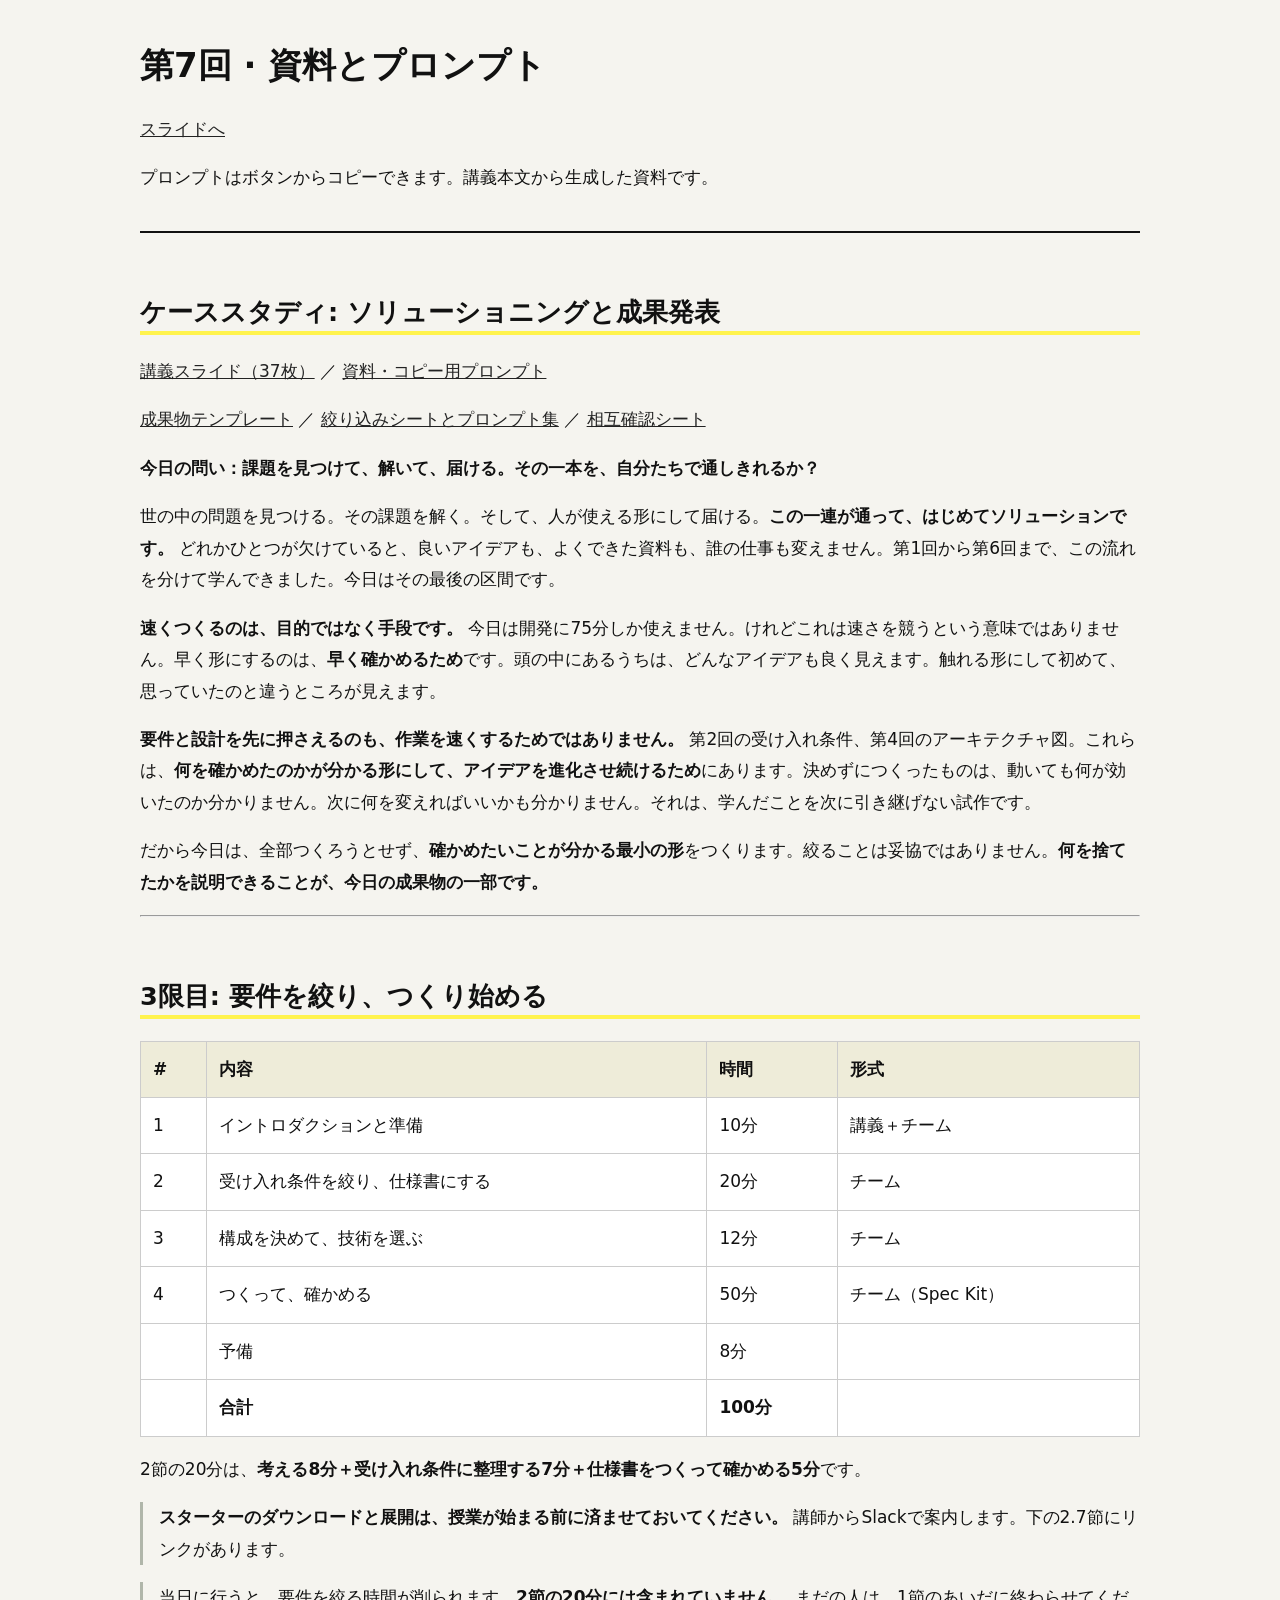
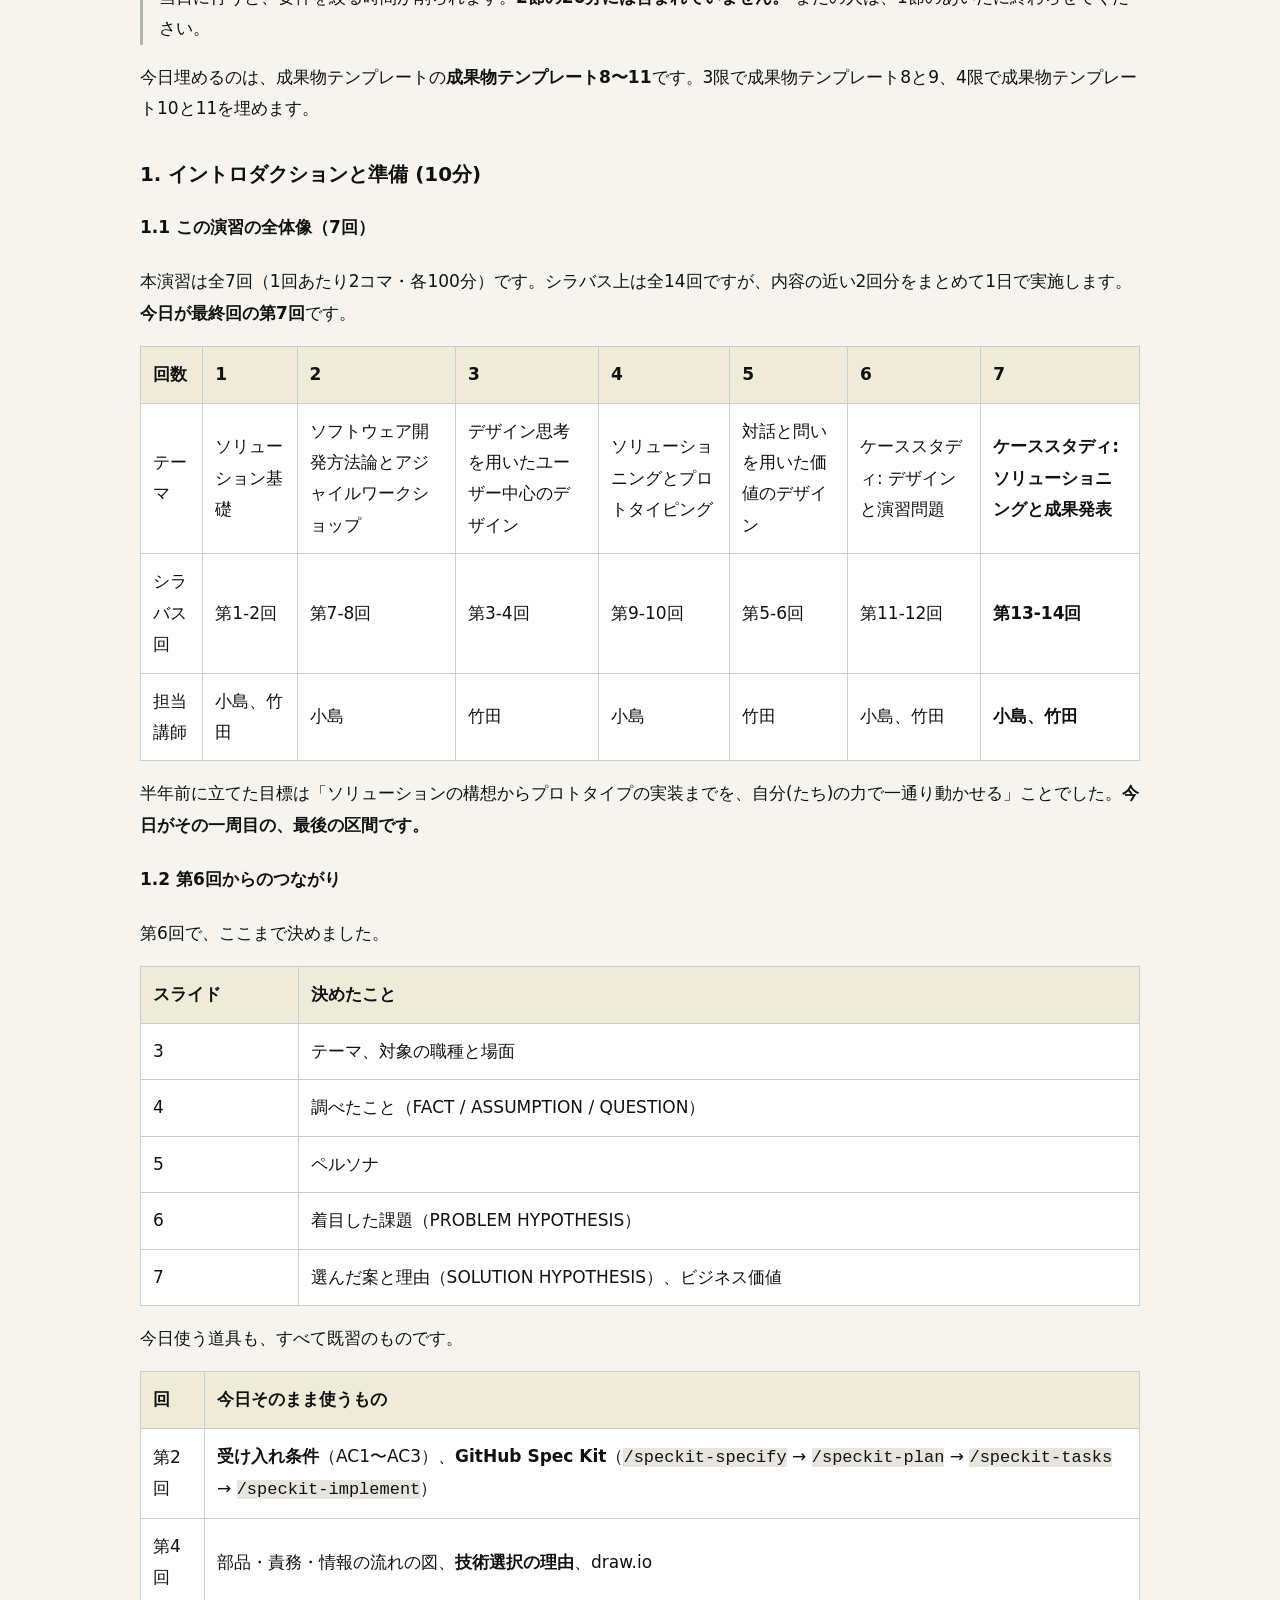
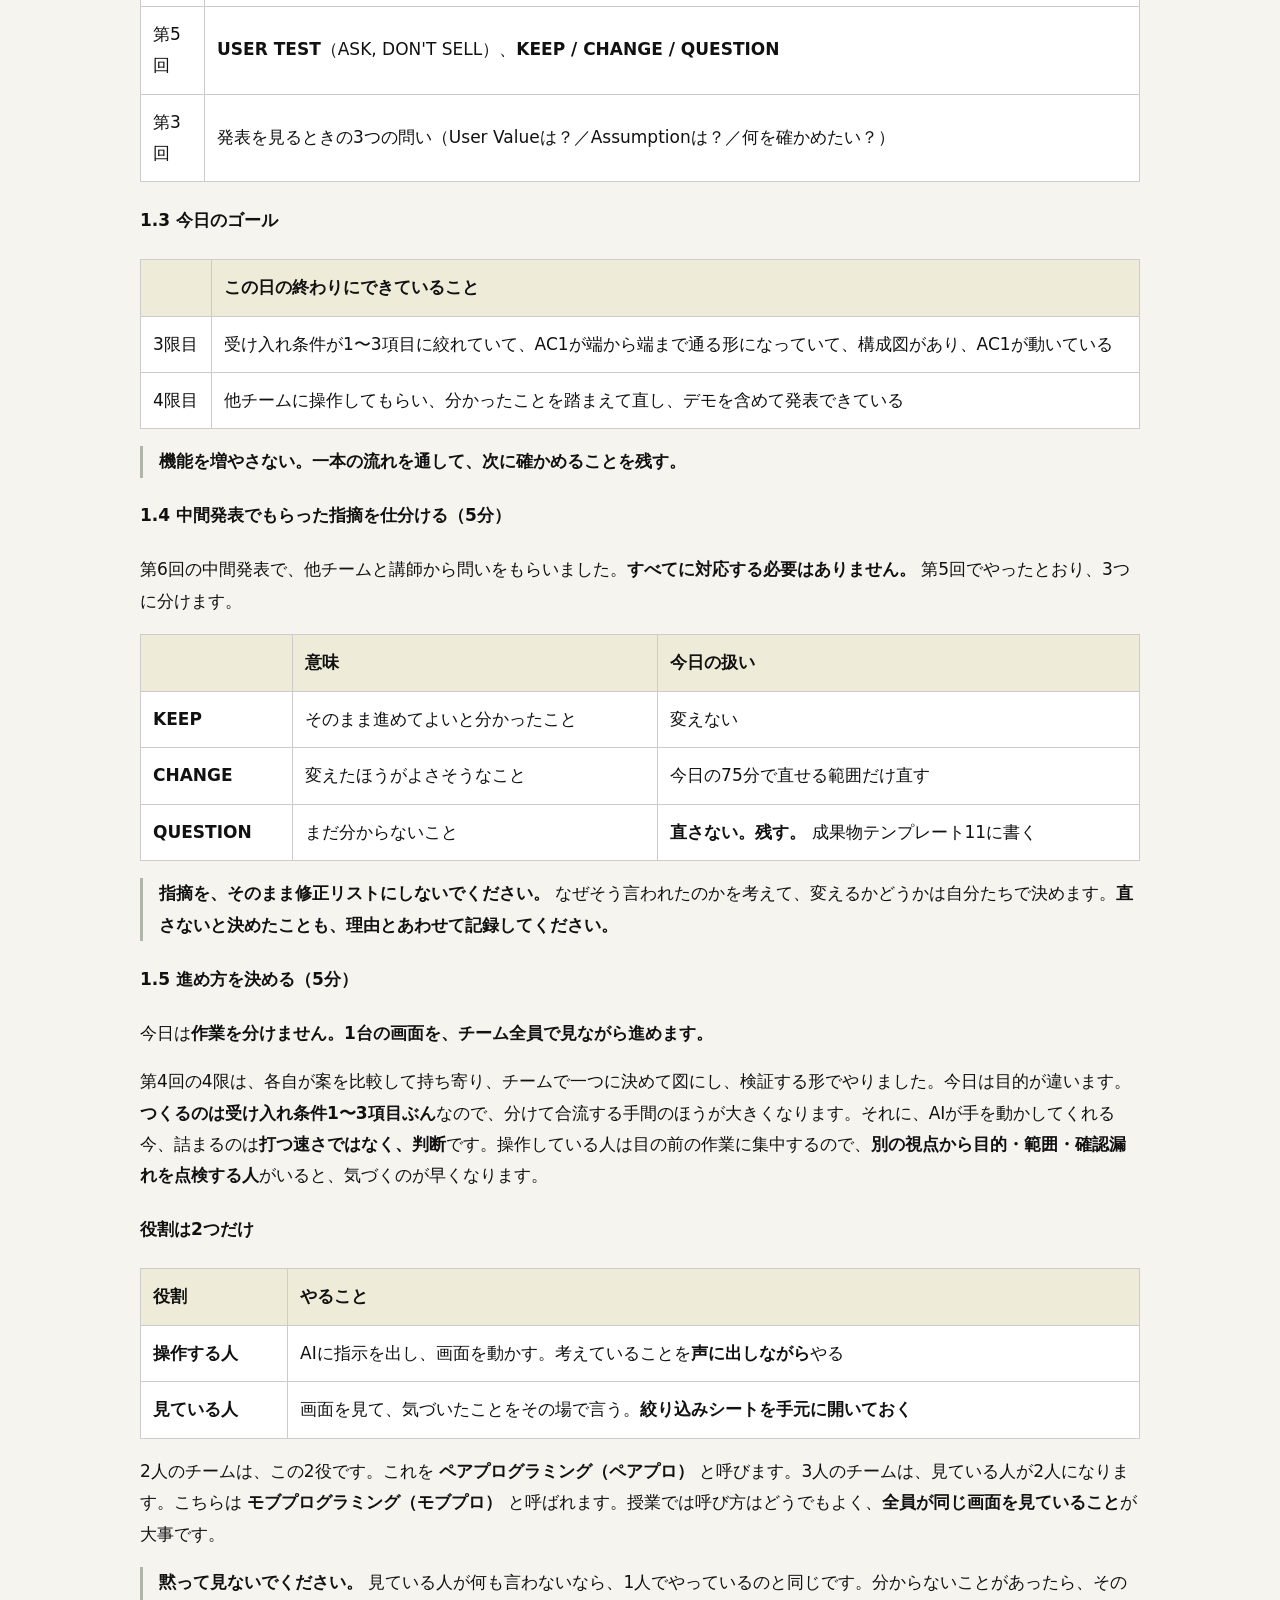
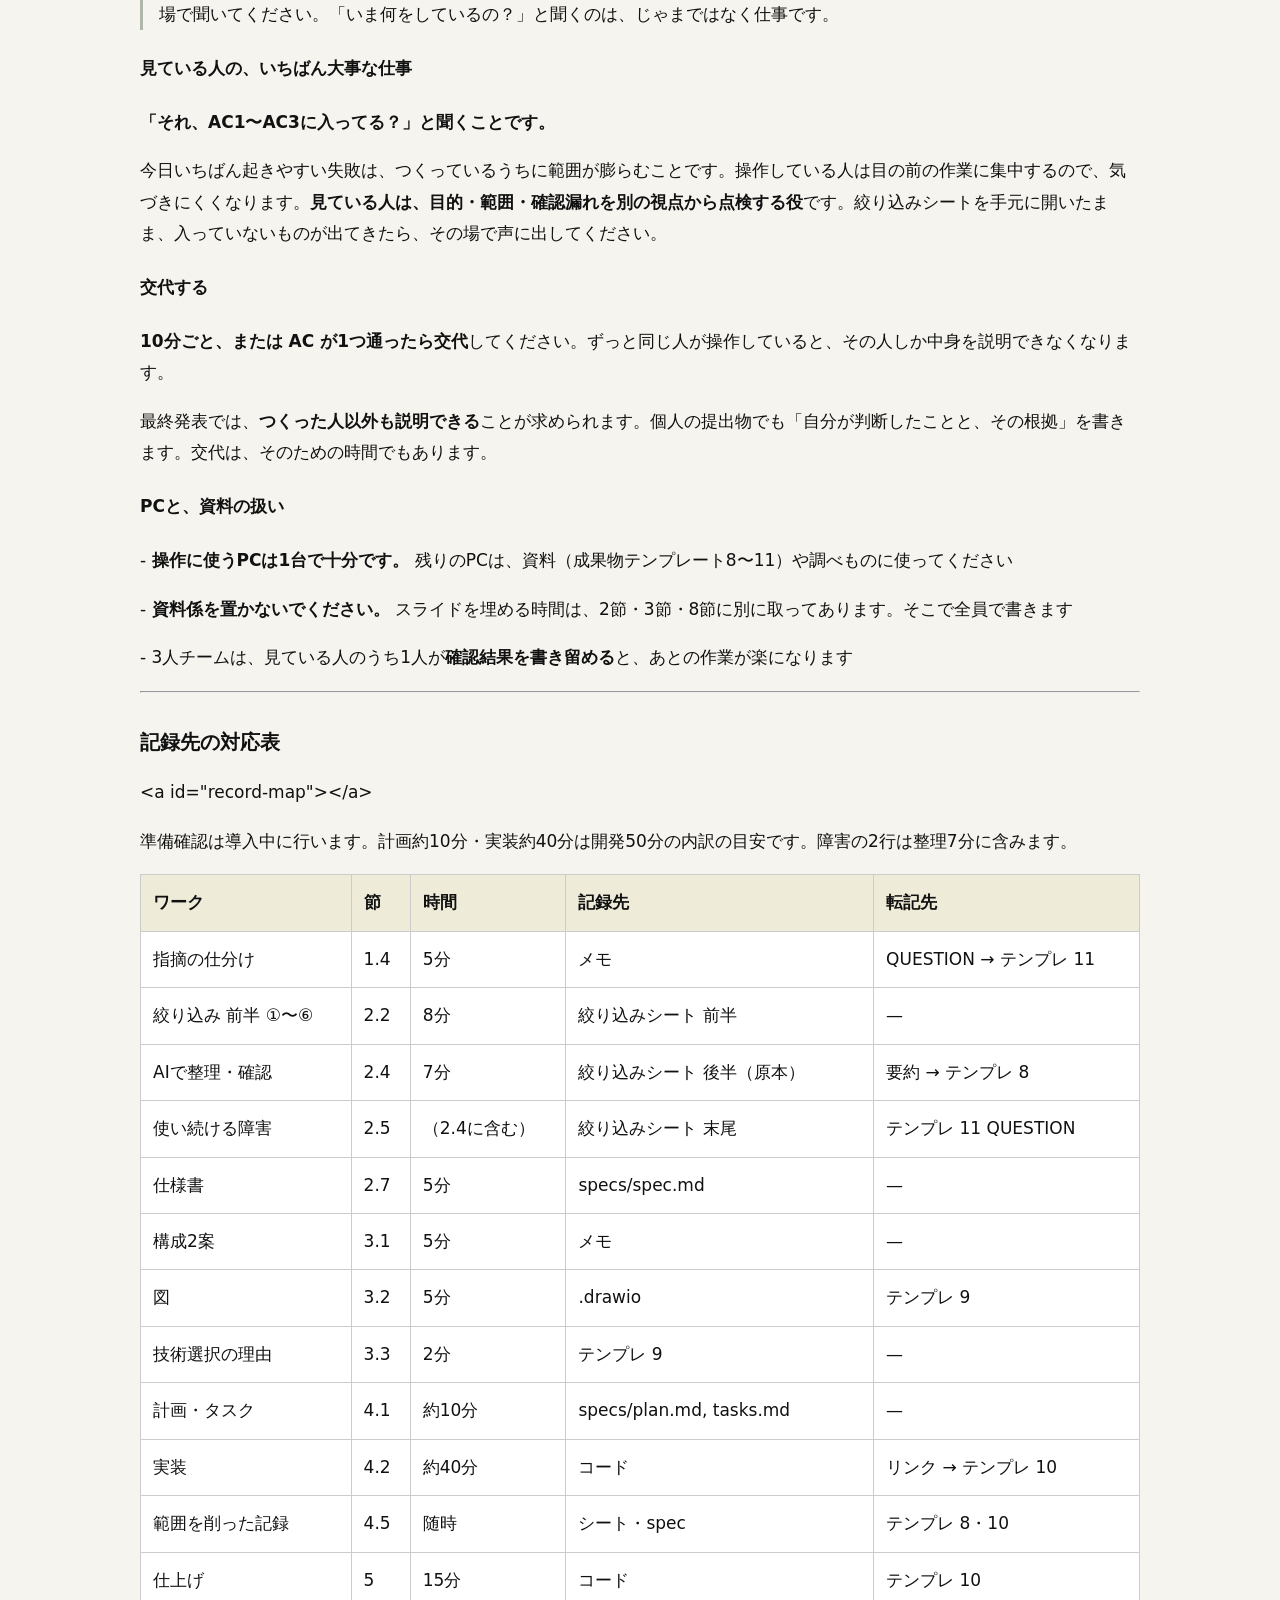
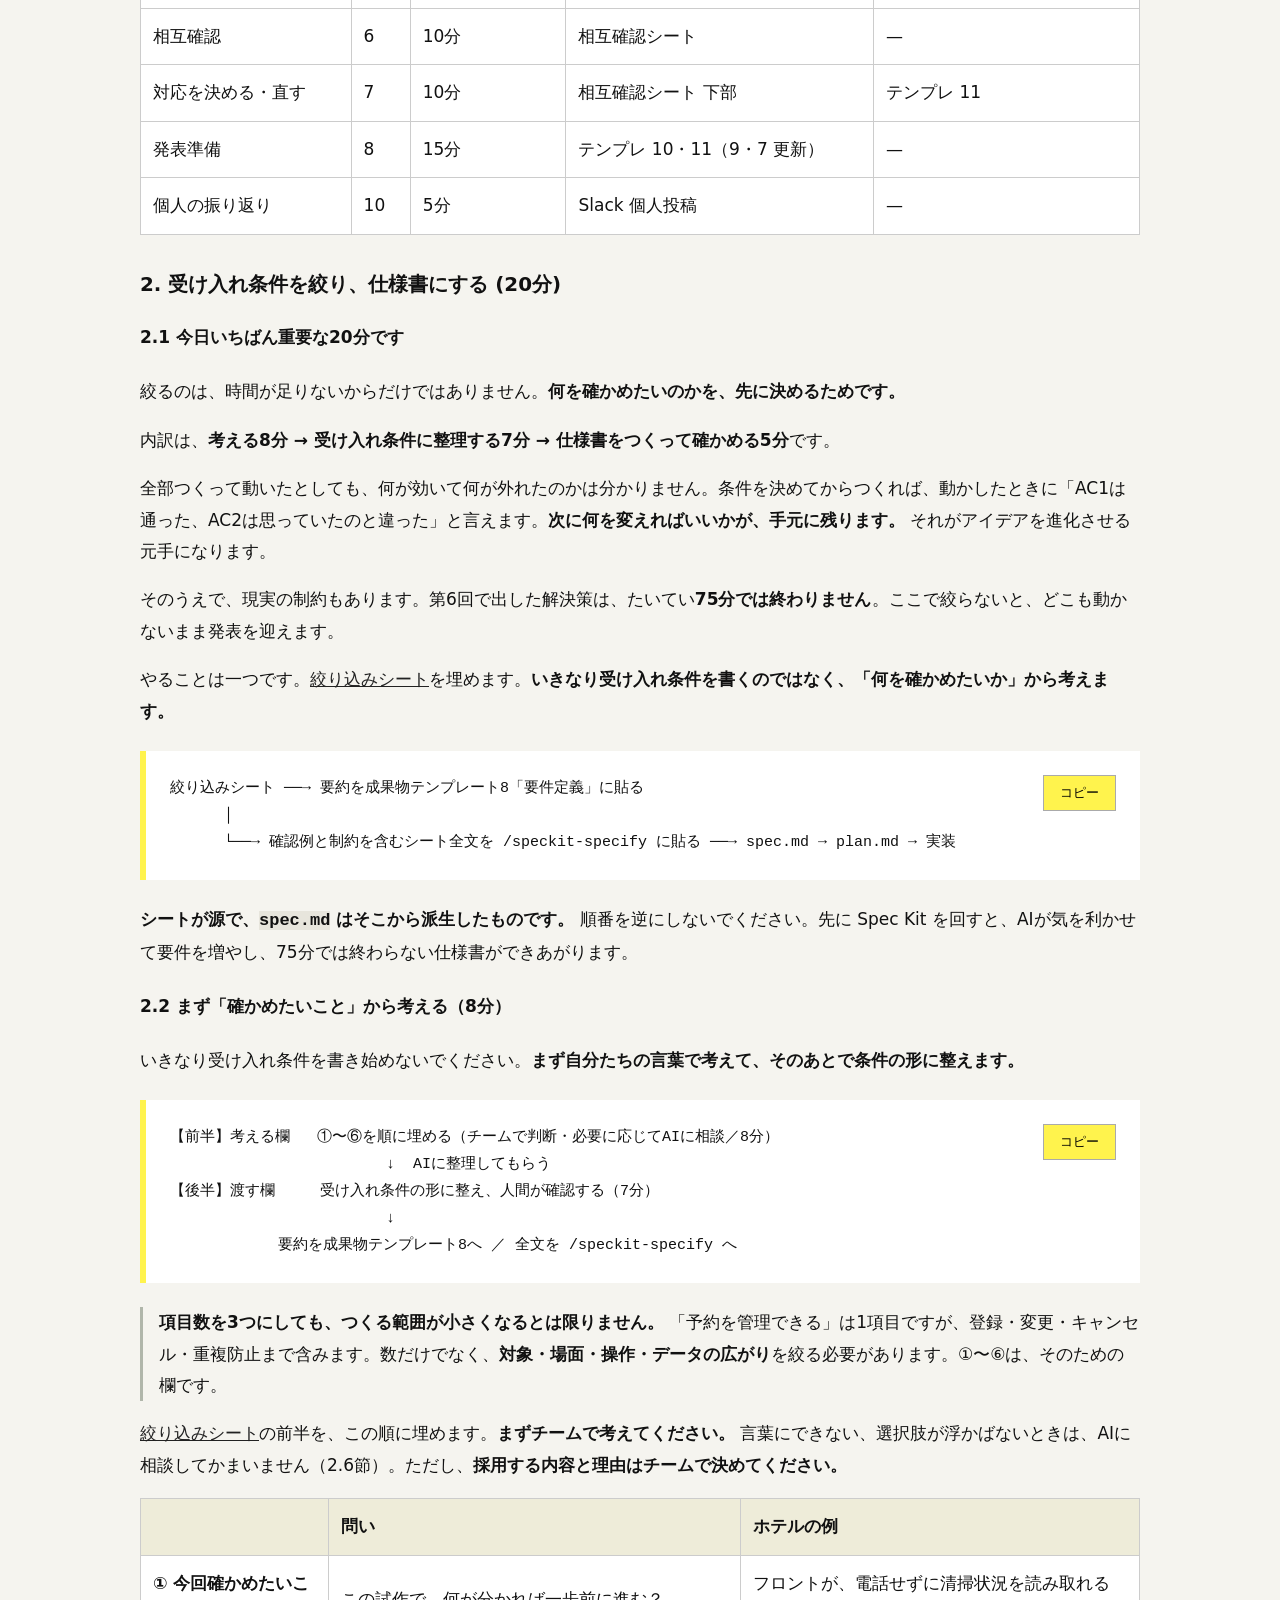
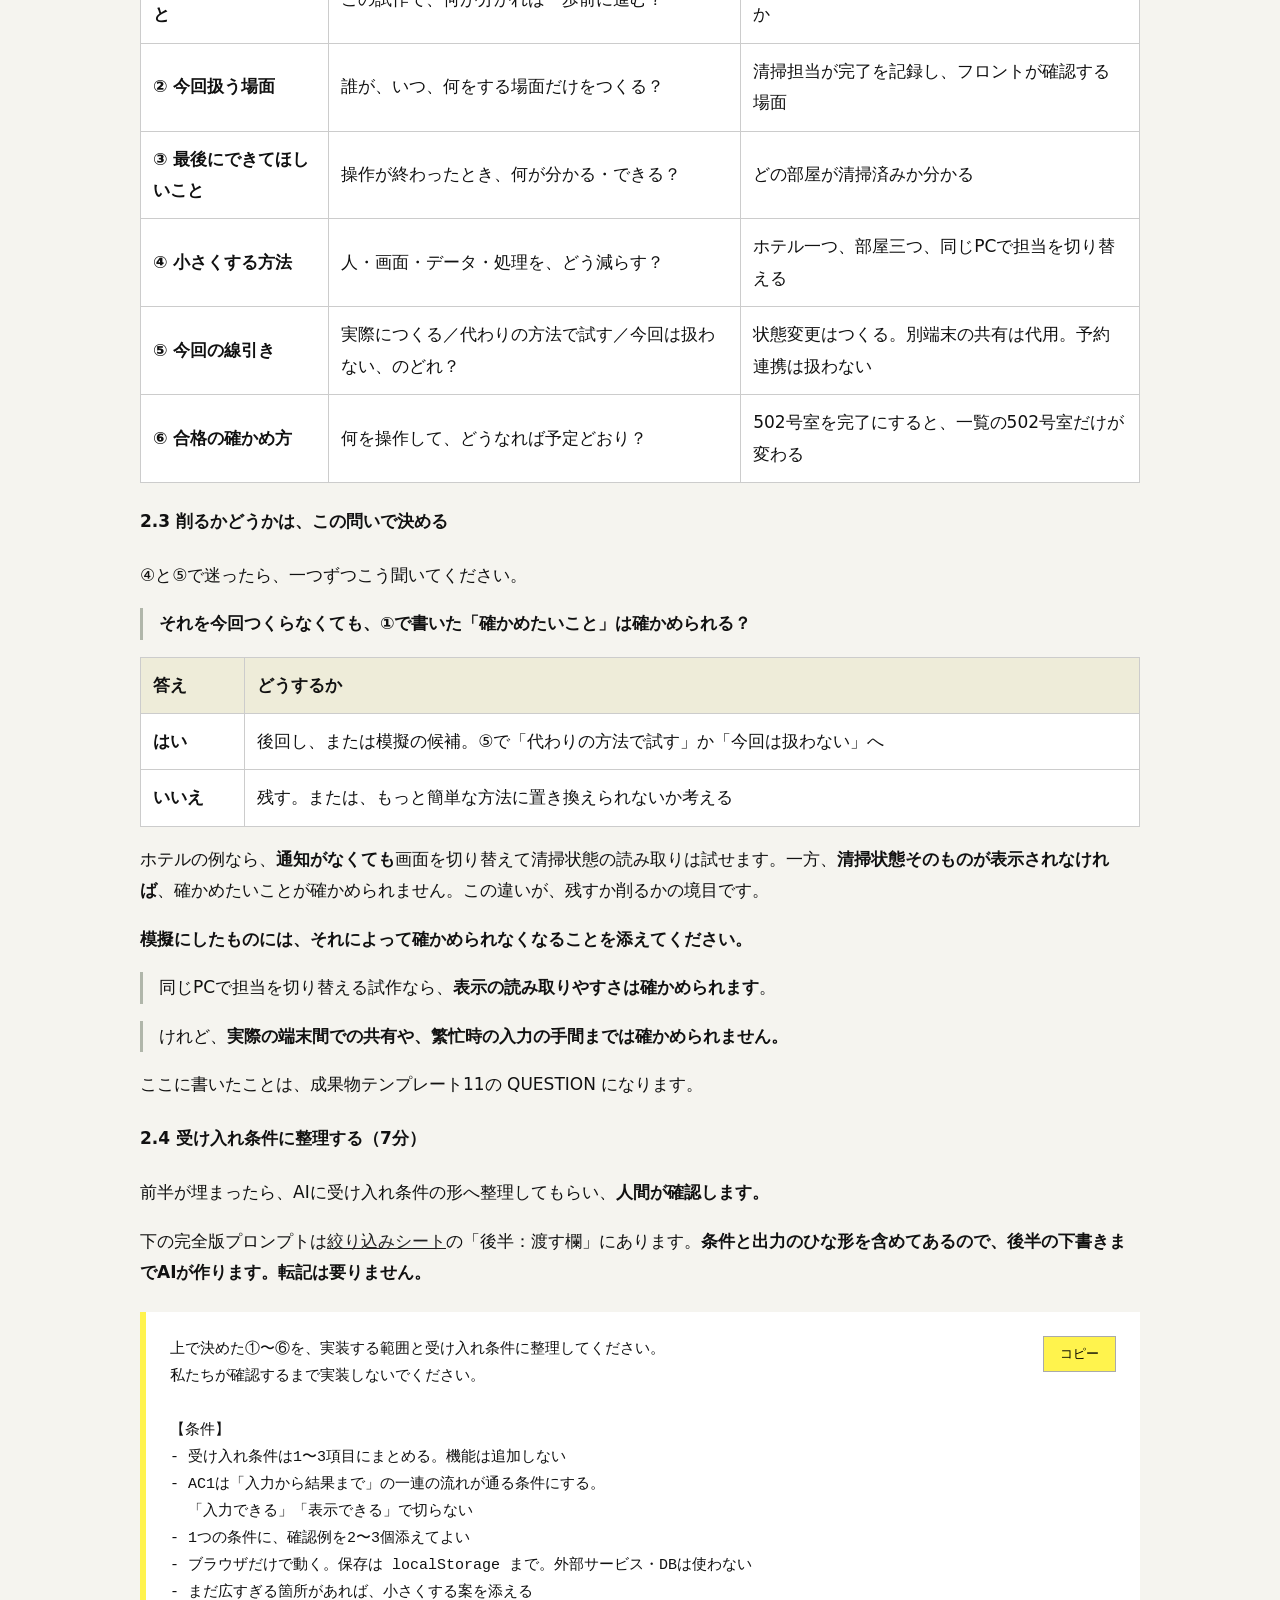
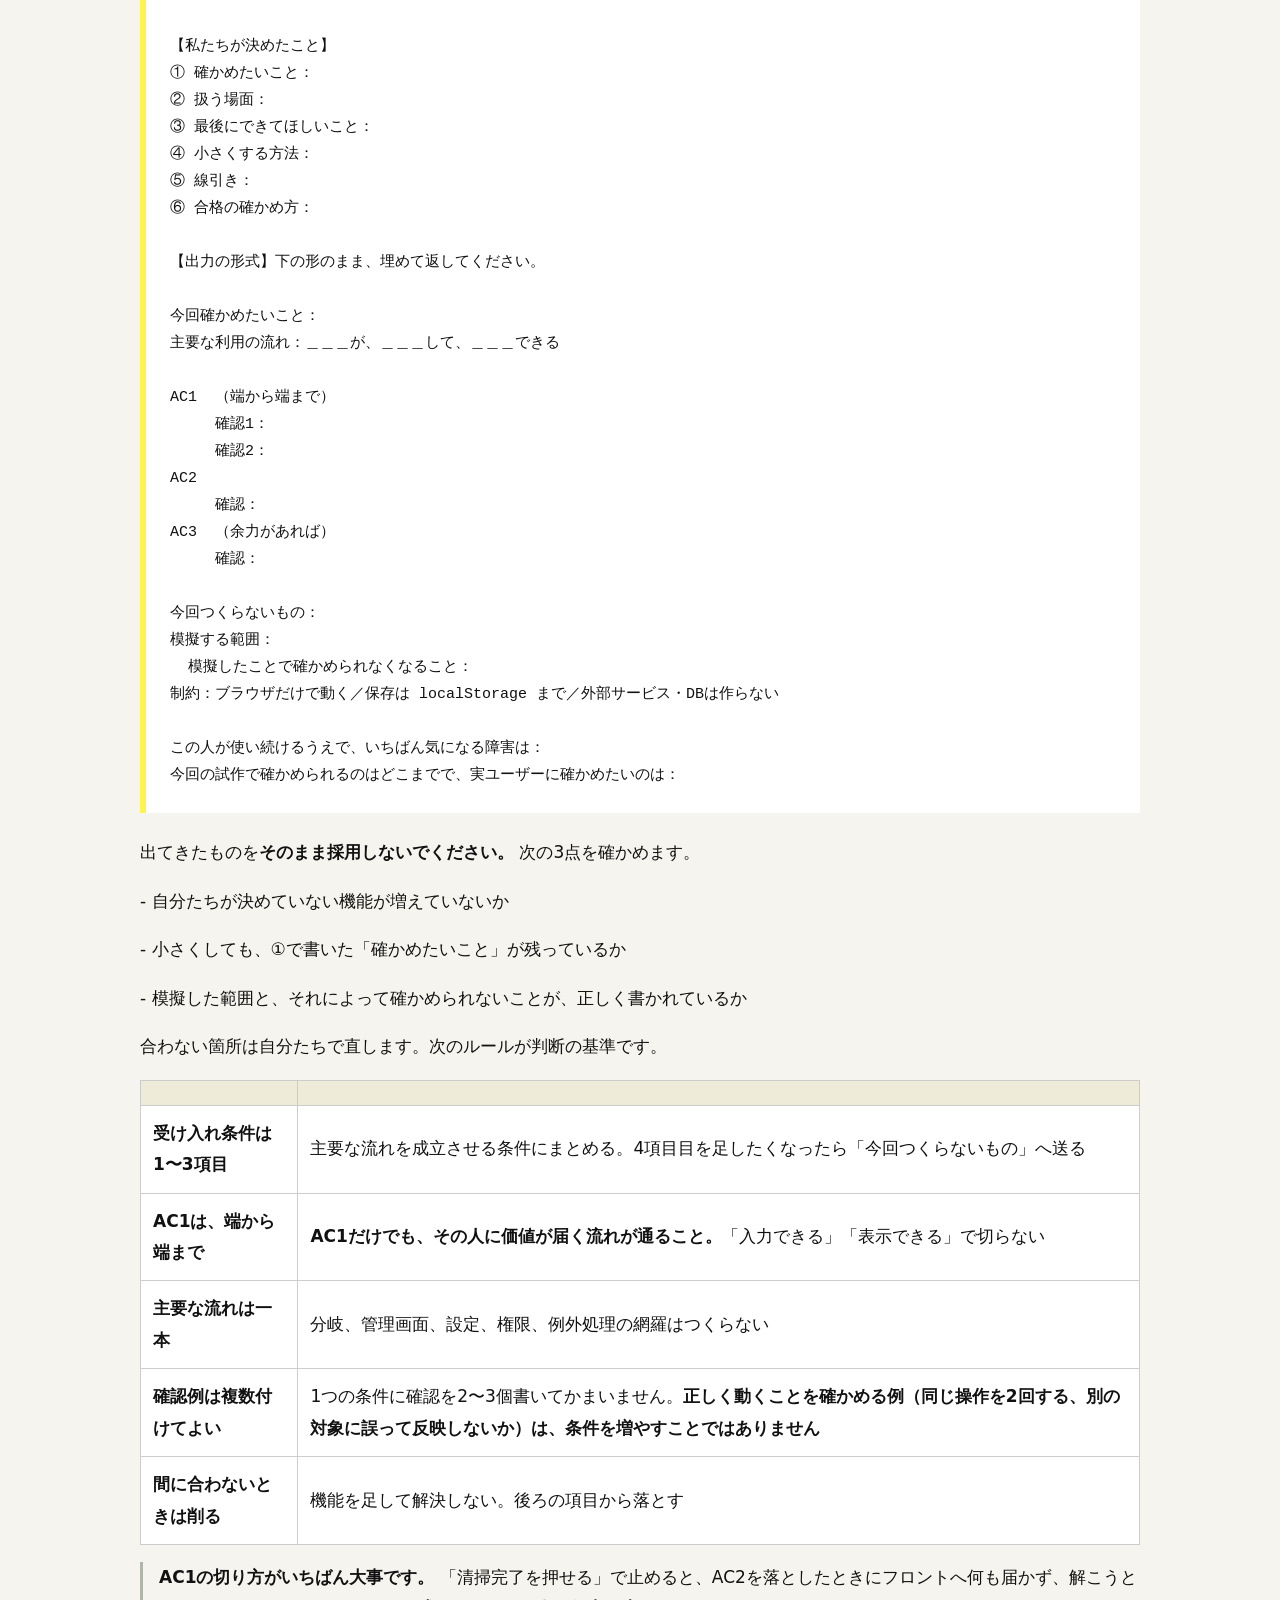
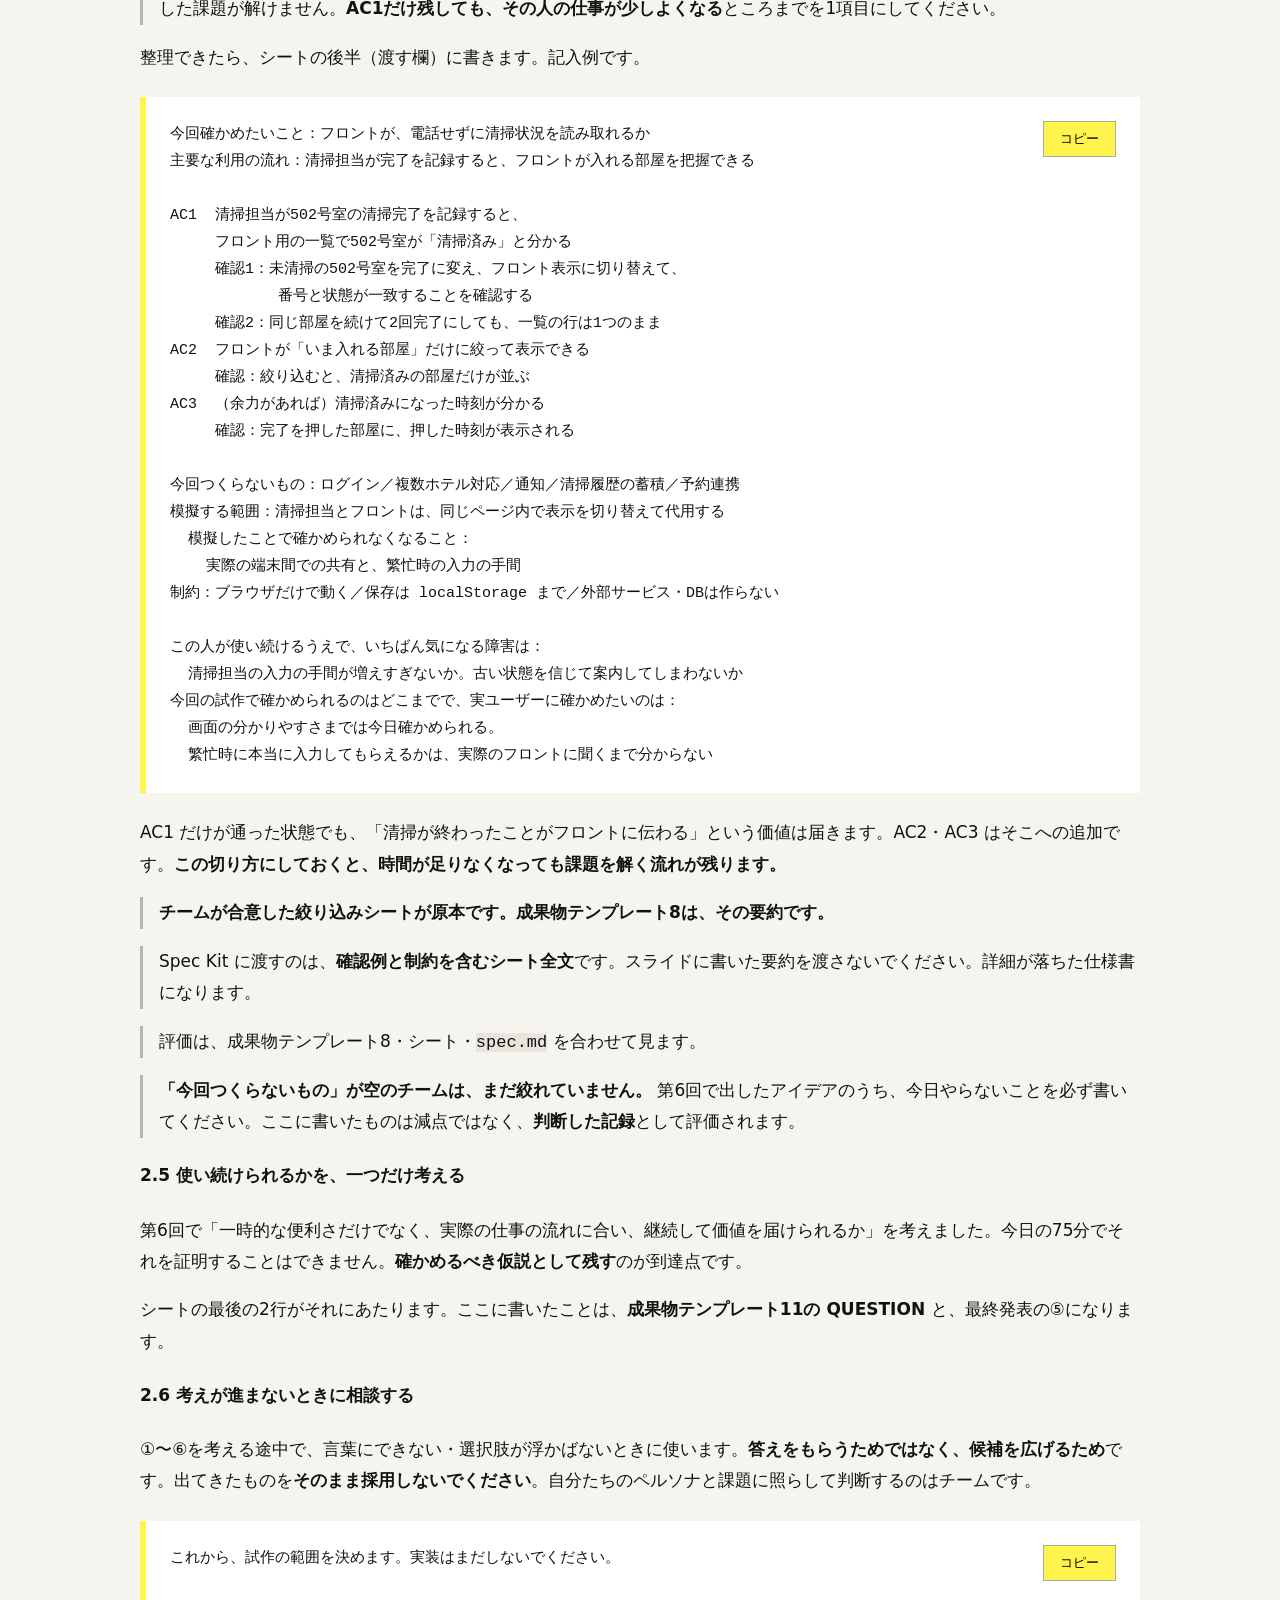
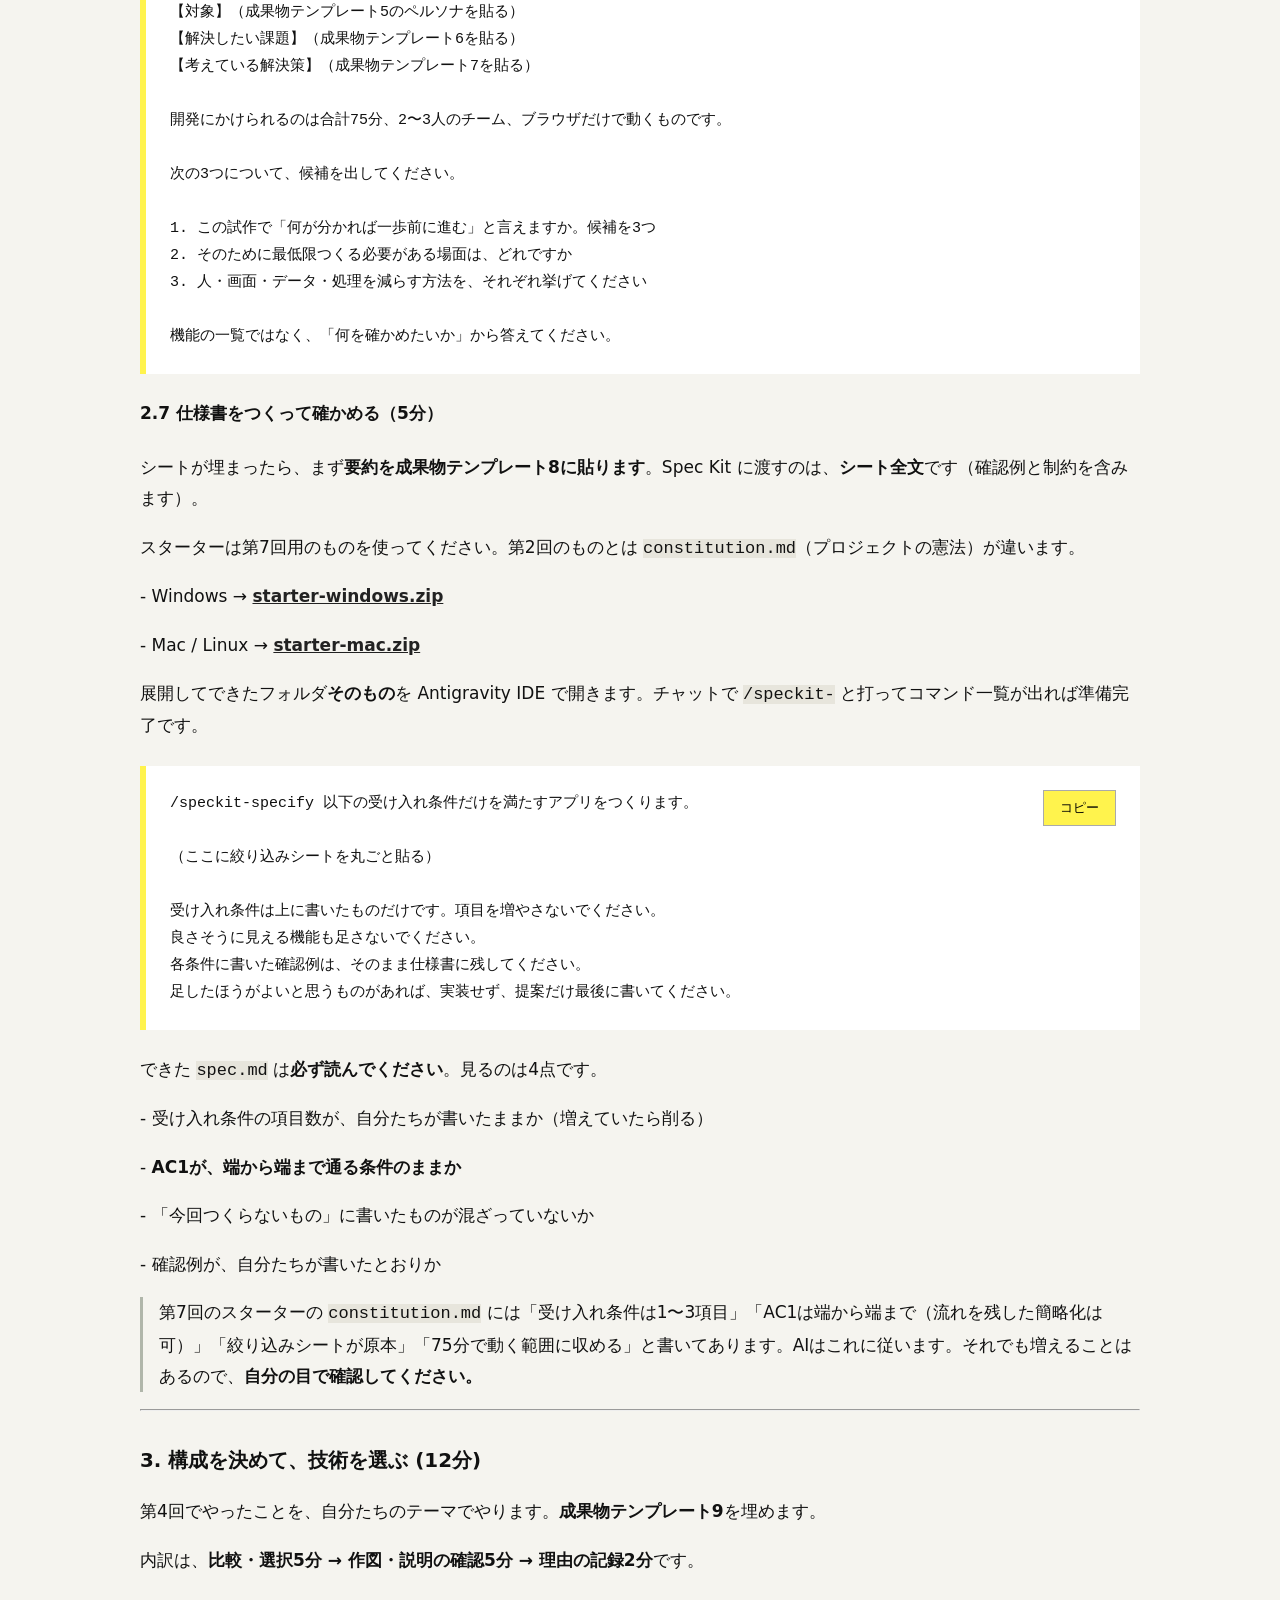
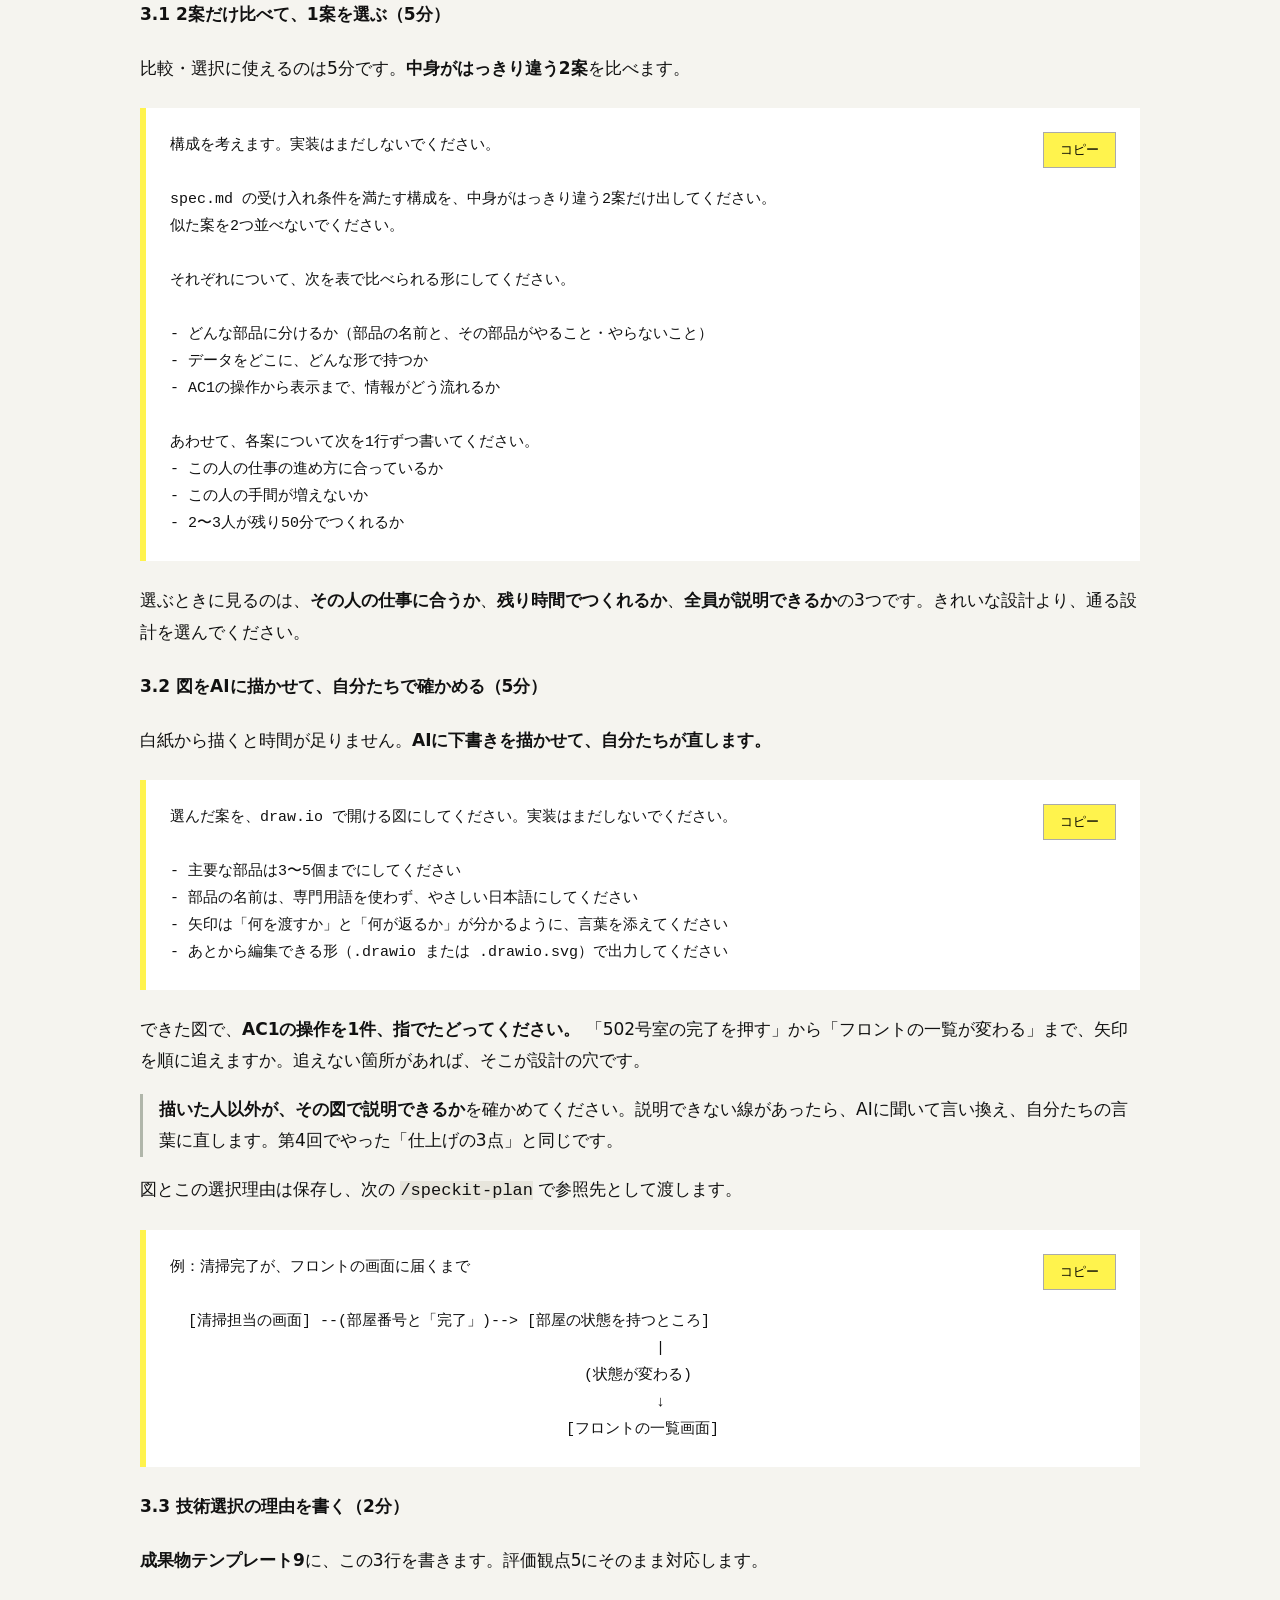
<file: 2026/7_case_study_solutioning_and_presentation/slides/workbook.html>
<!doctype html><html lang="ja"><meta charset="utf-8"><meta name="viewport" content="width=device-width,initial-scale=1"><title>第7回 資料・コピー用プロンプト</title><style>body{max-width:1000px;margin:40px auto;padding:0 24px;background:#f5f4ef;color:#111;font:17px/1.85 system-ui,sans-serif}h1,h2,h3{line-height:1.5}h2{margin-top:60px;border-bottom:4px solid #fff34d}h3{margin-top:35px;scroll-margin-top:20px}a{color:#222}table{border-collapse:collapse;width:100%;background:white}td,th{padding:12px;border:1px solid #ccc;text-align:left}th{background:#eeecd9}.table-wrap{overflow:auto}pre{white-space:pre-wrap;overflow-wrap:anywhere;font:15px/1.8 monospace;margin:0}.code{background:white;padding:24px;margin:24px 0;border-left:6px solid #fff34d}.copy{float:right;cursor:pointer;padding:8px 16px;background:#fff34d;border:1px solid #aaa}.callout{border-left:3px solid #b0b6aa;padding-left:16px}code{background:#e7e5dc}header{border-bottom:2px solid #111;padding-bottom:20px} .course-diagram{margin:24px 0;padding:16px;background:#fff}.course-diagram svg{width:100%;height:auto;display:block}.course-diagram text{font-family:system-ui,sans-serif;fill:#151515}.course-diagram .node-title{font-size:27px;font-weight:900}.course-diagram .node-sub{font-size:21px}.course-diagram .edge-label{font-size:19px;paint-order:stroke;stroke:#f5f4ef;stroke-width:8px}.course-diagram .edge{fill:none;stroke:#151515;stroke-width:3}.course-diagram .node{stroke:#151515;stroke-width:2}h3,h4{scroll-margin-top:24px}</style><body><header><h1>第7回 · 資料とプロンプト</h1><a href="index.html">スライドへ</a><p>プロンプトはボタンからコピーできます。講義本文から生成した資料です。</p></header><h2>ケーススタディ: ソリューショニングと成果発表</h2><p><a href="https://creative-cucumbers.github.io/solution-design-with-technology/2026/7_case_study_solutioning_and_presentation/slides/index.html">講義スライド（37枚）</a> ／ <a href="https://creative-cucumbers.github.io/solution-design-with-technology/2026/7_case_study_solutioning_and_presentation/slides/workbook.html">資料・コピー用プロンプト</a></p><p><a href="https://creative-cucumbers.github.io/solution-design-with-technology/2026/6_case_study_design_and_exercise/template-review/index.html">成果物テンプレート</a> ／ <a href=".././handout/scope-and-spec.md">絞り込みシートとプロンプト集</a> ／ <a href=".././handout/review-sheet.md">相互確認シート</a></p><p><strong>今日の問い：課題を見つけて、解いて、届ける。その一本を、自分たちで通しきれるか？</strong></p><p>世の中の問題を見つける。その課題を解く。そして、人が使える形にして届ける。<strong>この一連が通って、はじめてソリューションです。</strong> どれかひとつが欠けていると、良いアイデアも、よくできた資料も、誰の仕事も変えません。第1回から第6回まで、この流れを分けて学んできました。今日はその最後の区間です。</p><p><strong>速くつくるのは、目的ではなく手段です。</strong> 今日は開発に75分しか使えません。けれどこれは速さを競うという意味ではありません。早く形にするのは、<strong>早く確かめるため</strong>です。頭の中にあるうちは、どんなアイデアも良く見えます。触れる形にして初めて、思っていたのと違うところが見えます。</p><p><strong>要件と設計を先に押さえるのも、作業を速くするためではありません。</strong> 第2回の受け入れ条件、第4回のアーキテクチャ図。これらは、<strong>何を確かめたのかが分かる形にして、アイデアを進化させ続けるため</strong>にあります。決めずにつくったものは、動いても何が効いたのか分かりません。次に何を変えればいいかも分かりません。それは、学んだことを次に引き継げない試作です。</p><p>だから今日は、全部つくろうとせず、<strong>確かめたいことが分かる最小の形</strong>をつくります。絞ることは妥協ではありません。<strong>何を捨てたかを説明できることが、今日の成果物の一部です。</strong></p><hr><h2>3限目: 要件を絞り、つくり始める</h2><div class="table-wrap"><table><tr><th>#</th><th>内容</th><th>時間</th><th>形式</th></tr><tr><td>1</td><td>イントロダクションと準備</td><td>10分</td><td>講義＋チーム</td></tr><tr><td>2</td><td>受け入れ条件を絞り、仕様書にする</td><td>20分</td><td>チーム</td></tr><tr><td>3</td><td>構成を決めて、技術を選ぶ</td><td>12分</td><td>チーム</td></tr><tr><td>4</td><td>つくって、確かめる</td><td>50分</td><td>チーム（Spec Kit）</td></tr><tr><td></td><td>予備</td><td>8分</td><td></td></tr><tr><td></td><td><strong>合計</strong></td><td><strong>100分</strong></td><td></td></tr></table></div><p>2節の20分は、<strong>考える8分＋受け入れ条件に整理する7分＋仕様書をつくって確かめる5分</strong>です。</p><p class="callout"></p><p class="callout"><strong>スターターのダウンロードと展開は、授業が始まる前に済ませておいてください。</strong> 講師からSlackで案内します。下の2.7節にリンクがあります。</p><p class="callout"></p><p class="callout">当日に行うと、要件を絞る時間が削られます。<strong>2節の20分には含まれていません。</strong> まだの人は、1節のあいだに終わらせてください。</p><p>今日埋めるのは、成果物テンプレートの<strong>成果物テンプレート8〜11</strong>です。3限で成果物テンプレート8と9、4限で成果物テンプレート10と11を埋めます。</p><h3 id="section-1">1. イントロダクションと準備 (10分)</h3><h4 id="section-1-1">1.1 この演習の全体像（7回）</h4><p>本演習は全7回（1回あたり2コマ・各100分）です。シラバス上は全14回ですが、内容の近い2回分をまとめて1日で実施します。<strong>今日が最終回の第7回</strong>です。</p><div class="table-wrap"><table><tr><th>回数</th><th>1</th><th>2</th><th>3</th><th>4</th><th>5</th><th>6</th><th><strong>7</strong></th></tr><tr><td>テーマ</td><td>ソリューション基礎</td><td>ソフトウェア開発方法論とアジャイルワークショップ</td><td>デザイン思考を用いたユーザー中心のデザイン</td><td>ソリューショニングとプロトタイピング</td><td>対話と問いを用いた価値のデザイン</td><td>ケーススタディ: デザインと演習問題</td><td><strong>ケーススタディ: ソリューショニングと成果発表</strong></td></tr><tr><td>シラバス回</td><td>第1-2回</td><td>第7-8回</td><td>第3-4回</td><td>第9-10回</td><td>第5-6回</td><td>第11-12回</td><td><strong>第13-14回</strong></td></tr><tr><td>担当講師</td><td>小島、竹田</td><td>小島</td><td>竹田</td><td>小島</td><td>竹田</td><td>小島、竹田</td><td><strong>小島、竹田</strong></td></tr></table></div><p>半年前に立てた目標は「ソリューションの構想からプロトタイプの実装までを、自分(たち)の力で一通り動かせる」ことでした。<strong>今日がその一周目の、最後の区間です。</strong></p><h4 id="section-1-2">1.2 第6回からのつながり</h4><p>第6回で、ここまで決めました。</p><div class="table-wrap"><table><tr><th>スライド</th><th>決めたこと</th></tr><tr><td>3</td><td>テーマ、対象の職種と場面</td></tr><tr><td>4</td><td>調べたこと（FACT / ASSUMPTION / QUESTION）</td></tr><tr><td>5</td><td>ペルソナ</td></tr><tr><td>6</td><td>着目した課題（PROBLEM HYPOTHESIS）</td></tr><tr><td>7</td><td>選んだ案と理由（SOLUTION HYPOTHESIS）、ビジネス価値</td></tr></table></div><p>今日使う道具も、すべて既習のものです。</p><div class="table-wrap"><table><tr><th>回</th><th>今日そのまま使うもの</th></tr><tr><td>第2回</td><td><strong>受け入れ条件</strong>（AC1〜AC3）、<strong>GitHub Spec Kit</strong>（<code>/speckit-specify</code> → <code>/speckit-plan</code> → <code>/speckit-tasks</code> → <code>/speckit-implement</code>）</td></tr><tr><td>第4回</td><td>部品・責務・情報の流れの図、<strong>技術選択の理由</strong>、draw.io</td></tr><tr><td>第5回</td><td><strong>USER TEST</strong>（ASK, DON&#x27;T SELL）、<strong>KEEP / CHANGE / QUESTION</strong></td></tr><tr><td>第3回</td><td>発表を見るときの3つの問い（User Valueは？／Assumptionは？／何を確かめたい？）</td></tr></table></div><h4 id="section-1-3">1.3 今日のゴール</h4><div class="table-wrap"><table><tr><th></th><th>この日の終わりにできていること</th></tr><tr><td>3限目</td><td>受け入れ条件が1〜3項目に絞れていて、AC1が端から端まで通る形になっていて、構成図があり、AC1が動いている</td></tr><tr><td>4限目</td><td>他チームに操作してもらい、分かったことを踏まえて直し、デモを含めて発表できている</td></tr></table></div><p class="callout"><strong>機能を増やさない。一本の流れを通して、次に確かめることを残す。</strong></p><h4 id="section-1-4">1.4 中間発表でもらった指摘を仕分ける（5分）</h4><p>第6回の中間発表で、他チームと講師から問いをもらいました。<strong>すべてに対応する必要はありません。</strong> 第5回でやったとおり、3つに分けます。</p><div class="table-wrap"><table><tr><th></th><th>意味</th><th>今日の扱い</th></tr><tr><td><strong>KEEP</strong></td><td>そのまま進めてよいと分かったこと</td><td>変えない</td></tr><tr><td><strong>CHANGE</strong></td><td>変えたほうがよさそうなこと</td><td>今日の75分で直せる範囲だけ直す</td></tr><tr><td><strong>QUESTION</strong></td><td>まだ分からないこと</td><td><strong>直さない。残す。</strong> 成果物テンプレート11に書く</td></tr></table></div><p class="callout"></p><p class="callout"><strong>指摘を、そのまま修正リストにしないでください。</strong> なぜそう言われたのかを考えて、変えるかどうかは自分たちで決めます。<strong>直さないと決めたことも、理由とあわせて記録してください。</strong></p><h4 id="section-1-5">1.5 進め方を決める（5分）</h4><p>今日は<strong>作業を分けません。1台の画面を、チーム全員で見ながら進めます。</strong></p><p>第4回の4限は、各自が案を比較して持ち寄り、チームで一つに決めて図にし、検証する形でやりました。今日は目的が違います。<strong>つくるのは受け入れ条件1〜3項目ぶん</strong>なので、分けて合流する手間のほうが大きくなります。それに、AIが手を動かしてくれる今、詰まるのは<strong>打つ速さではなく、判断</strong>です。操作している人は目の前の作業に集中するので、<strong>別の視点から目的・範囲・確認漏れを点検する人</strong>がいると、気づくのが早くなります。</p><h4>役割は2つだけ</h4><div class="table-wrap"><table><tr><th>役割</th><th>やること</th></tr><tr><td><strong>操作する人</strong></td><td>AIに指示を出し、画面を動かす。考えていることを<strong>声に出しながら</strong>やる</td></tr><tr><td><strong>見ている人</strong></td><td>画面を見て、気づいたことをその場で言う。<strong>絞り込みシートを手元に開いておく</strong></td></tr></table></div><p>2人のチームは、この2役です。これを <strong>ペアプログラミング（ペアプロ）</strong> と呼びます。3人のチームは、見ている人が2人になります。こちらは <strong>モブプログラミング（モブプロ）</strong> と呼ばれます。授業では呼び方はどうでもよく、<strong>全員が同じ画面を見ていること</strong>が大事です。</p><p class="callout"></p><p class="callout"><strong>黙って見ないでください。</strong> 見ている人が何も言わないなら、1人でやっているのと同じです。分からないことがあったら、その場で聞いてください。「いま何をしているの？」と聞くのは、じゃまではなく仕事です。</p><h4>見ている人の、いちばん大事な仕事</h4><p><strong>「それ、AC1〜AC3に入ってる？」と聞くことです。</strong></p><p>今日いちばん起きやすい失敗は、つくっているうちに範囲が膨らむことです。操作している人は目の前の作業に集中するので、気づきにくくなります。<strong>見ている人は、目的・範囲・確認漏れを別の視点から点検する役</strong>です。絞り込みシートを手元に開いたまま、入っていないものが出てきたら、その場で声に出してください。</p><h4>交代する</h4><p><strong>10分ごと、または AC が1つ通ったら交代</strong>してください。ずっと同じ人が操作していると、その人しか中身を説明できなくなります。</p><p>最終発表では、<strong>つくった人以外も説明できる</strong>ことが求められます。個人の提出物でも「自分が判断したことと、その根拠」を書きます。交代は、そのための時間でもあります。</p><h4>PCと、資料の扱い</h4><p>- <strong>操作に使うPCは1台で十分です。</strong> 残りのPCは、資料（成果物テンプレート8〜11）や調べものに使ってください</p><p>- <strong>資料係を置かないでください。</strong> スライドを埋める時間は、2節・3節・8節に別に取ってあります。そこで全員で書きます</p><p>- 3人チームは、見ている人のうち1人が<strong>確認結果を書き留める</strong>と、あとの作業が楽になります</p><hr><h3>記録先の対応表</h3><p>&lt;a id=&quot;record-map&quot;&gt;&lt;/a&gt;</p><p>準備確認は導入中に行います。計画約10分・実装約40分は開発50分の内訳の目安です。障害の2行は整理7分に含みます。</p><div class="table-wrap"><table><tr><th>ワーク</th><th>節</th><th>時間</th><th>記録先</th><th>転記先</th></tr><tr><td>指摘の仕分け</td><td>1.4</td><td>5分</td><td>メモ</td><td>QUESTION → テンプレ 11</td></tr><tr><td>絞り込み 前半 ①〜⑥</td><td>2.2</td><td>8分</td><td>絞り込みシート 前半</td><td>—</td></tr><tr><td>AIで整理・確認</td><td>2.4</td><td>7分</td><td>絞り込みシート 後半（原本）</td><td>要約 → テンプレ 8</td></tr><tr><td>使い続ける障害</td><td>2.5</td><td>（2.4に含む）</td><td>絞り込みシート 末尾</td><td>テンプレ 11 QUESTION</td></tr><tr><td>仕様書</td><td>2.7</td><td>5分</td><td>specs/spec.md</td><td>—</td></tr><tr><td>構成2案</td><td>3.1</td><td>5分</td><td>メモ</td><td>—</td></tr><tr><td>図</td><td>3.2</td><td>5分</td><td>.drawio</td><td>テンプレ 9</td></tr><tr><td>技術選択の理由</td><td>3.3</td><td>2分</td><td>テンプレ 9</td><td>—</td></tr><tr><td>計画・タスク</td><td>4.1</td><td>約10分</td><td>specs/plan.md, tasks.md</td><td>—</td></tr><tr><td>実装</td><td>4.2</td><td>約40分</td><td>コード</td><td>リンク → テンプレ 10</td></tr><tr><td>範囲を削った記録</td><td>4.5</td><td>随時</td><td>シート・spec</td><td>テンプレ 8・10</td></tr><tr><td>仕上げ</td><td>5</td><td>15分</td><td>コード</td><td>テンプレ 10</td></tr><tr><td>相互確認</td><td>6</td><td>10分</td><td>相互確認シート</td><td>—</td></tr><tr><td>対応を決める・直す</td><td>7</td><td>10分</td><td>相互確認シート 下部</td><td>テンプレ 11</td></tr><tr><td>発表準備</td><td>8</td><td>15分</td><td>テンプレ 10・11（9・7 更新）</td><td>—</td></tr><tr><td>個人の振り返り</td><td>10</td><td>5分</td><td>Slack 個人投稿</td><td>—</td></tr></table></div><h3 id="section-2">2. 受け入れ条件を絞り、仕様書にする (20分)</h3><h4 id="section-2-1">2.1 今日いちばん重要な20分です</h4><p>絞るのは、時間が足りないからだけではありません。<strong>何を確かめたいのかを、先に決めるためです。</strong></p><p>内訳は、<strong>考える8分 → 受け入れ条件に整理する7分 → 仕様書をつくって確かめる5分</strong>です。</p><p>全部つくって動いたとしても、何が効いて何が外れたのかは分かりません。条件を決めてからつくれば、動かしたときに「AC1は通った、AC2は思っていたのと違った」と言えます。<strong>次に何を変えればいいかが、手元に残ります。</strong> それがアイデアを進化させる元手になります。</p><p>そのうえで、現実の制約もあります。第6回で出した解決策は、たいてい<strong>75分では終わりません</strong>。ここで絞らないと、どこも動かないまま発表を迎えます。</p><p>やることは一つです。<a href=".././handout/scope-and-spec.md">絞り込みシート</a>を埋めます。<strong>いきなり受け入れ条件を書くのではなく、「何を確かめたいか」から考えます。</strong></p><div class="code"><button type="button" class="copy">コピー</button><pre>絞り込みシート ──→ 要約を成果物テンプレート8「要件定義」に貼る
      │
      └──→ 確認例と制約を含むシート全文を /speckit-specify に貼る ──→ spec.md → plan.md → 実装</pre></div><p><strong>シートが源で、<code>spec.md</code> はそこから派生したものです。</strong> 順番を逆にしないでください。先に Spec Kit を回すと、AIが気を利かせて要件を増やし、75分では終わらない仕様書ができあがります。</p><h4 id="section-2-2">2.2 まず「確かめたいこと」から考える（8分）</h4><p>いきなり受け入れ条件を書き始めないでください。<strong>まず自分たちの言葉で考えて、そのあとで条件の形に整えます。</strong></p><div class="code"><button type="button" class="copy">コピー</button><pre>【前半】考える欄   ①〜⑥を順に埋める（チームで判断・必要に応じてAIに相談／8分）
                        ↓  AIに整理してもらう
【後半】渡す欄     受け入れ条件の形に整え、人間が確認する（7分）
                        ↓
            要約を成果物テンプレート8へ ／ 全文を /speckit-specify へ</pre></div><p class="callout"></p><p class="callout"><strong>項目数を3つにしても、つくる範囲が小さくなるとは限りません。</strong> 「予約を管理できる」は1項目ですが、登録・変更・キャンセル・重複防止まで含みます。数だけでなく、<strong>対象・場面・操作・データの広がり</strong>を絞る必要があります。①〜⑥は、そのための欄です。</p><p><a href=".././handout/scope-and-spec.md">絞り込みシート</a>の前半を、この順に埋めます。<strong>まずチームで考えてください。</strong> 言葉にできない、選択肢が浮かばないときは、AIに相談してかまいません（2.6節）。ただし、<strong>採用する内容と理由はチームで決めてください。</strong></p><div class="table-wrap"><table><tr><th></th><th>問い</th><th>ホテルの例</th></tr><tr><td><strong>① 今回確かめたいこと</strong></td><td>この試作で、何が分かれば一歩前に進む？</td><td>フロントが、電話せずに清掃状況を読み取れるか</td></tr><tr><td><strong>② 今回扱う場面</strong></td><td>誰が、いつ、何をする場面だけをつくる？</td><td>清掃担当が完了を記録し、フロントが確認する場面</td></tr><tr><td><strong>③ 最後にできてほしいこと</strong></td><td>操作が終わったとき、何が分かる・できる？</td><td>どの部屋が清掃済みか分かる</td></tr><tr><td><strong>④ 小さくする方法</strong></td><td>人・画面・データ・処理を、どう減らす？</td><td>ホテル一つ、部屋三つ、同じPCで担当を切り替える</td></tr><tr><td><strong>⑤ 今回の線引き</strong></td><td>実際につくる／代わりの方法で試す／今回は扱わない、のどれ？</td><td>状態変更はつくる。別端末の共有は代用。予約連携は扱わない</td></tr><tr><td><strong>⑥ 合格の確かめ方</strong></td><td>何を操作して、どうなれば予定どおり？</td><td>502号室を完了にすると、一覧の502号室だけが変わる</td></tr></table></div><h4 id="section-2-3">2.3 削るかどうかは、この問いで決める</h4><p>④と⑤で迷ったら、一つずつこう聞いてください。</p><p class="callout"><strong>それを今回つくらなくても、①で書いた「確かめたいこと」は確かめられる？</strong></p><div class="table-wrap"><table><tr><th>答え</th><th>どうするか</th></tr><tr><td><strong>はい</strong></td><td>後回し、または模擬の候補。⑤で「代わりの方法で試す」か「今回は扱わない」へ</td></tr><tr><td><strong>いいえ</strong></td><td>残す。または、もっと簡単な方法に置き換えられないか考える</td></tr></table></div><p>ホテルの例なら、<strong>通知がなくても</strong>画面を切り替えて清掃状態の読み取りは試せます。一方、<strong>清掃状態そのものが表示されなければ</strong>、確かめたいことが確かめられません。この違いが、残すか削るかの境目です。</p><p><strong>模擬にしたものには、それによって確かめられなくなることを添えてください。</strong></p><p class="callout">同じPCで担当を切り替える試作なら、<strong>表示の読み取りやすさは確かめられます</strong>。</p><p class="callout">けれど、<strong>実際の端末間での共有や、繁忙時の入力の手間までは確かめられません。</strong></p><p>ここに書いたことは、成果物テンプレート11の QUESTION になります。</p><h4 id="section-2-4">2.4 受け入れ条件に整理する（7分）</h4><p>前半が埋まったら、AIに受け入れ条件の形へ整理してもらい、<strong>人間が確認します。</strong></p><p>下の完全版プロンプトは<a href=".././handout/scope-and-spec.md">絞り込みシート</a>の「後半：渡す欄」にあります。<strong>条件と出力のひな形を含めてあるので、後半の下書きまでAIが作ります。転記は要りません。</strong></p><div class="code"><button type="button" class="copy">コピー</button><pre>上で決めた①〜⑥を、実装する範囲と受け入れ条件に整理してください。
私たちが確認するまで実装しないでください。

【条件】
- 受け入れ条件は1〜3項目にまとめる。機能は追加しない
- AC1は「入力から結果まで」の一連の流れが通る条件にする。
  「入力できる」「表示できる」で切らない
- 1つの条件に、確認例を2〜3個添えてよい
- ブラウザだけで動く。保存は localStorage まで。外部サービス・DBは使わない
- まだ広すぎる箇所があれば、小さくする案を添える

【私たちが決めたこと】
① 確かめたいこと：
② 扱う場面：
③ 最後にできてほしいこと：
④ 小さくする方法：
⑤ 線引き：
⑥ 合格の確かめ方：

【出力の形式】下の形のまま、埋めて返してください。

今回確かめたいこと：
主要な利用の流れ：＿＿＿が、＿＿＿して、＿＿＿できる

AC1  （端から端まで）
     確認1：
     確認2：
AC2
     確認：
AC3  （余力があれば）
     確認：

今回つくらないもの：
模擬する範囲：
  模擬したことで確かめられなくなること：
制約：ブラウザだけで動く／保存は localStorage まで／外部サービス・DBは作らない

この人が使い続けるうえで、いちばん気になる障害は：
今回の試作で確かめられるのはどこまでで、実ユーザーに確かめたいのは：</pre></div><p>出てきたものを<strong>そのまま採用しないでください。</strong> 次の3点を確かめます。</p><p>- 自分たちが決めていない機能が増えていないか</p><p>- 小さくしても、①で書いた「確かめたいこと」が残っているか</p><p>- 模擬した範囲と、それによって確かめられないことが、正しく書かれているか</p><p>合わない箇所は自分たちで直します。次のルールが判断の基準です。</p><div class="table-wrap"><table><tr><th></th><th></th></tr><tr><td><strong>受け入れ条件は1〜3項目</strong></td><td>主要な流れを成立させる条件にまとめる。4項目目を足したくなったら「今回つくらないもの」へ送る</td></tr><tr><td><strong>AC1は、端から端まで</strong></td><td><strong>AC1だけでも、その人に価値が届く流れが通ること。</strong>「入力できる」「表示できる」で切らない</td></tr><tr><td><strong>主要な流れは一本</strong></td><td>分岐、管理画面、設定、権限、例外処理の網羅はつくらない</td></tr><tr><td><strong>確認例は複数付けてよい</strong></td><td>1つの条件に確認を2〜3個書いてかまいません。<strong>正しく動くことを確かめる例（同じ操作を2回する、別の対象に誤って反映しないか）は、条件を増やすことではありません</strong></td></tr><tr><td><strong>間に合わないときは削る</strong></td><td>機能を足して解決しない。後ろの項目から落とす</td></tr></table></div><p class="callout"></p><p class="callout"><strong>AC1の切り方がいちばん大事です。</strong> 「清掃完了を押せる」で止めると、AC2を落としたときにフロントへ何も届かず、解こうとした課題が解けません。<strong>AC1だけ残しても、その人の仕事が少しよくなる</strong>ところまでを1項目にしてください。</p><p>整理できたら、シートの後半（渡す欄）に書きます。記入例です。</p><div class="code"><button type="button" class="copy">コピー</button><pre>今回確かめたいこと：フロントが、電話せずに清掃状況を読み取れるか
主要な利用の流れ：清掃担当が完了を記録すると、フロントが入れる部屋を把握できる

AC1  清掃担当が502号室の清掃完了を記録すると、
     フロント用の一覧で502号室が「清掃済み」と分かる
     確認1：未清掃の502号室を完了に変え、フロント表示に切り替えて、
            番号と状態が一致することを確認する
     確認2：同じ部屋を続けて2回完了にしても、一覧の行は1つのまま
AC2  フロントが「いま入れる部屋」だけに絞って表示できる
     確認：絞り込むと、清掃済みの部屋だけが並ぶ
AC3  （余力があれば）清掃済みになった時刻が分かる
     確認：完了を押した部屋に、押した時刻が表示される

今回つくらないもの：ログイン／複数ホテル対応／通知／清掃履歴の蓄積／予約連携
模擬する範囲：清掃担当とフロントは、同じページ内で表示を切り替えて代用する
  模擬したことで確かめられなくなること：
    実際の端末間での共有と、繁忙時の入力の手間
制約：ブラウザだけで動く／保存は localStorage まで／外部サービス・DBは作らない

この人が使い続けるうえで、いちばん気になる障害は：
  清掃担当の入力の手間が増えすぎないか。古い状態を信じて案内してしまわないか
今回の試作で確かめられるのはどこまでで、実ユーザーに確かめたいのは：
  画面の分かりやすさまでは今日確かめられる。
  繁忙時に本当に入力してもらえるかは、実際のフロントに聞くまで分からない</pre></div><p>AC1 だけが通った状態でも、「清掃が終わったことがフロントに伝わる」という価値は届きます。AC2・AC3 はそこへの追加です。<strong>この切り方にしておくと、時間が足りなくなっても課題を解く流れが残ります。</strong></p><p class="callout"></p><p class="callout"><strong>チームが合意した絞り込みシートが原本です。成果物テンプレート8は、その要約です。</strong></p><p class="callout">Spec Kit に渡すのは、<strong>確認例と制約を含むシート全文</strong>です。スライドに書いた要約を渡さないでください。詳細が落ちた仕様書になります。</p><p class="callout"></p><p class="callout">評価は、成果物テンプレート8・シート・<code>spec.md</code> を合わせて見ます。</p><p class="callout"></p><p class="callout"><strong>「今回つくらないもの」が空のチームは、まだ絞れていません。</strong> 第6回で出したアイデアのうち、今日やらないことを必ず書いてください。ここに書いたものは減点ではなく、<strong>判断した記録</strong>として評価されます。</p><h4 id="section-2-5">2.5 使い続けられるかを、一つだけ考える</h4><p>第6回で「一時的な便利さだけでなく、実際の仕事の流れに合い、継続して価値を届けられるか」を考えました。今日の75分でそれを証明することはできません。<strong>確かめるべき仮説として残す</strong>のが到達点です。</p><p>シートの最後の2行がそれにあたります。ここに書いたことは、<strong>成果物テンプレート11の QUESTION</strong> と、最終発表の⑤になります。</p><h4 id="section-2-6">2.6 考えが進まないときに相談する</h4><p>①〜⑥を考える途中で、言葉にできない・選択肢が浮かばないときに使います。<strong>答えをもらうためではなく、候補を広げるため</strong>です。出てきたものを<strong>そのまま採用しないでください</strong>。自分たちのペルソナと課題に照らして判断するのはチームです。</p><div class="code"><button type="button" class="copy">コピー</button><pre>これから、試作の範囲を決めます。実装はまだしないでください。

【対象】（成果物テンプレート5のペルソナを貼る）
【解決したい課題】（成果物テンプレート6を貼る）
【考えている解決策】（成果物テンプレート7を貼る）

開発にかけられるのは合計75分、2〜3人のチーム、ブラウザだけで動くものです。

次の3つについて、候補を出してください。

1. この試作で「何が分かれば一歩前に進む」と言えますか。候補を3つ
2. そのために最低限つくる必要がある場面は、どれですか
3. 人・画面・データ・処理を減らす方法を、それぞれ挙げてください

機能の一覧ではなく、「何を確かめたいか」から答えてください。</pre></div><h4 id="section-2-7">2.7 仕様書をつくって確かめる（5分）</h4><p>シートが埋まったら、まず<strong>要約を成果物テンプレート8に貼ります</strong>。Spec Kit に渡すのは、<strong>シート全文</strong>です（確認例と制約を含みます）。</p><p>スターターは第7回用のものを使ってください。第2回のものとは <code>constitution.md</code>（プロジェクトの憲法）が違います。</p><p>- Windows → <strong><a href="https://raw.githubusercontent.com/Creative-Cucumbers/solution-design-with-technology/main/2026/7_case_study_solutioning_and_presentation/starter-windows.zip">starter-windows.zip</a></strong></p><p>- Mac / Linux → <strong><a href="https://raw.githubusercontent.com/Creative-Cucumbers/solution-design-with-technology/main/2026/7_case_study_solutioning_and_presentation/starter-mac.zip">starter-mac.zip</a></strong></p><p>展開してできたフォルダ<strong>そのもの</strong>を Antigravity IDE で開きます。チャットで <code>/speckit-</code> と打ってコマンド一覧が出れば準備完了です。</p><div class="code"><button type="button" class="copy">コピー</button><pre>/speckit-specify 以下の受け入れ条件だけを満たすアプリをつくります。

（ここに絞り込みシートを丸ごと貼る）

受け入れ条件は上に書いたものだけです。項目を増やさないでください。
良さそうに見える機能も足さないでください。
各条件に書いた確認例は、そのまま仕様書に残してください。
足したほうがよいと思うものがあれば、実装せず、提案だけ最後に書いてください。</pre></div><p>できた <code>spec.md</code> は<strong>必ず読んでください</strong>。見るのは4点です。</p><p>- 受け入れ条件の項目数が、自分たちが書いたままか（増えていたら削る）</p><p>- <strong>AC1が、端から端まで通る条件のままか</strong></p><p>- 「今回つくらないもの」に書いたものが混ざっていないか</p><p>- 確認例が、自分たちが書いたとおりか</p><p class="callout"></p><p class="callout">第7回のスターターの <code>constitution.md</code> には「受け入れ条件は1〜3項目」「AC1は端から端まで（流れを残した簡略化は可）」「絞り込みシートが原本」「75分で動く範囲に収める」と書いてあります。AIはこれに従います。それでも増えることはあるので、<strong>自分の目で確認してください。</strong></p><hr><h3 id="section-3">3. 構成を決めて、技術を選ぶ (12分)</h3><p>第4回でやったことを、自分たちのテーマでやります。<strong>成果物テンプレート9</strong>を埋めます。</p><p>内訳は、<strong>比較・選択5分 → 作図・説明の確認5分 → 理由の記録2分</strong>です。</p><h4 id="section-3-1">3.1 2案だけ比べて、1案を選ぶ（5分）</h4><p>比較・選択に使えるのは5分です。<strong>中身がはっきり違う2案</strong>を比べます。</p><div class="code"><button type="button" class="copy">コピー</button><pre>構成を考えます。実装はまだしないでください。

spec.md の受け入れ条件を満たす構成を、中身がはっきり違う2案だけ出してください。
似た案を2つ並べないでください。

それぞれについて、次を表で比べられる形にしてください。

- どんな部品に分けるか（部品の名前と、その部品がやること・やらないこと）
- データをどこに、どんな形で持つか
- AC1の操作から表示まで、情報がどう流れるか

あわせて、各案について次を1行ずつ書いてください。
- この人の仕事の進め方に合っているか
- この人の手間が増えないか
- 2〜3人が残り50分でつくれるか</pre></div><p>選ぶときに見るのは、<strong>その人の仕事に合うか</strong>、<strong>残り時間でつくれるか</strong>、<strong>全員が説明できるか</strong>の3つです。きれいな設計より、通る設計を選んでください。</p><h4 id="section-3-2">3.2 図をAIに描かせて、自分たちで確かめる（5分）</h4><p>白紙から描くと時間が足りません。<strong>AIに下書きを描かせて、自分たちが直します。</strong></p><div class="code"><button type="button" class="copy">コピー</button><pre>選んだ案を、draw.io で開ける図にしてください。実装はまだしないでください。

- 主要な部品は3〜5個までにしてください
- 部品の名前は、専門用語を使わず、やさしい日本語にしてください
- 矢印は「何を渡すか」と「何が返るか」が分かるように、言葉を添えてください
- あとから編集できる形（.drawio または .drawio.svg）で出力してください</pre></div><p>できた図で、<strong>AC1の操作を1件、指でたどってください。</strong> 「502号室の完了を押す」から「フロントの一覧が変わる」まで、矢印を順に追えますか。追えない箇所があれば、そこが設計の穴です。</p><p class="callout"></p><p class="callout"><strong>描いた人以外が、その図で説明できるか</strong>を確かめてください。説明できない線があったら、AIに聞いて言い換え、自分たちの言葉に直します。第4回でやった「仕上げの3点」と同じです。</p><p>図とこの選択理由は保存し、次の <code>/speckit-plan</code> で参照先として渡します。</p><div class="code"><button type="button" class="copy">コピー</button><pre>例：清掃完了が、フロントの画面に届くまで

  [清掃担当の画面] --(部屋番号と「完了」)--&gt; [部屋の状態を持つところ]
                                                      |
                                              (状態が変わる)
                                                      ↓
                                            [フロントの一覧画面]</pre></div><h4 id="section-3-3">3.3 技術選択の理由を書く（2分）</h4><p><strong>成果物テンプレート9</strong>に、この3行を書きます。評価観点5にそのまま対応します。</p><div class="code"><button type="button" class="copy">コピー</button><pre>選んだ技術：
選んだ理由：
捨てたもの（と、捨てた理由）：</pre></div><p>「AIが選んだから」は理由になりません。<strong>なぜそれが、自分たちの3条件に合うのか</strong>を書いてください。</p><hr><h3 id="section-4">4. つくって、確かめる (50分)</h3><p>1台の画面を全員で見ながら進めます（1.5節）。<strong>10分ごと、またはACが1つ通ったら交代</strong>してください。</p><h4 id="section-4-1">4.1 計画とタスクに落とす</h4><div class="code"><button type="button" class="copy">コピー</button><pre>/speckit-plan 選んだ構成に従って設計してください。

部品の分け方・データの持ち方・情報の流れは、私たちが決めた構成のとおりにしてください。
図は（ファイル名）に保存してあります。そちらを正としてください。
勝手に変えないでください。変えたほうがよい場合は、理由を書いて提案だけしてください。

受け入れ条件は spec.md に書いたものだけです。それ以外は実装しないでください。</pre></div><p>出てきた <code>plan.md</code> は<strong>読みます</strong>。第4回と同じく、見るのは「決めたつなぎ目がそのまま使われているか」「勝手に足された前提がないか」です。</p><div class="code"><button type="button" class="copy">コピー</button><pre>/speckit-tasks</pre></div><h4 id="section-4-2">4.2 AC1から順に、一つずつ動かす</h4><p><code>/speckit-implement</code> を引数なしで打つと、<strong>タスク全体を一気に実装します。</strong> それでは途中で確認できません。<strong>最初から範囲を指定して呼びます。</strong></p><div class="code"><button type="button" class="copy">コピー</button><pre>/speckit-implement AC1を満たすための共通準備と実装だけを行ってください。
AC2・AC3固有の実装には進まないでください。
AC1をブラウザで確認できる状態にしたら停止し、
確認手順を示して、私たちの確認を待ってください。</pre></div><p>AC1 が通ったことを<strong>自分の手で確認してから</strong>、同じ形で AC2 に進みます。確認は、絞り込みシートに書いた「確認」のとおりにやってください。</p><div class="code"><button type="button" class="copy">コピー</button><pre>/speckit-implement 次はAC2の実装だけを行ってください。
AC1がこれまでどおり通ることも確認できる状態にして、停止してください。</pre></div><h4 id="section-4-3">4.3 30分たったら、膨らんでいないか見る</h4><p>30分くらい経つと、たいてい膨らんでいます。一度止めて確認してください。</p><div class="code"><button type="button" class="copy">コピー</button><pre>いまのコードを確認して、報告だけしてください。コードは変更しないでください。

1. spec.md の受け入れ条件に書かれていない機能が入っていませんか。あれば一覧にしてください
2. それぞれ、消した場合に受け入れ条件のどれかが壊れますか
3. 壊れないものについて、消す提案をしてください（実行はしないでください）</pre></div><h4 id="section-4-4">4.4 動かなくなったとき</h4><div class="code"><button type="button" class="copy">コピー</button><pre>いま動かない箇所を切り分けたいです。修正はまだしないでください。

現在の spec.md で採用している受け入れ条件のそれぞれについて、
いま通るか通らないかを判定してください。
実際に操作して確認できないものは「未確認」と記録してください。
通らないものは、どの操作のどこで止まるのかを1行で書いてください。

そのうえで、直す順番を提案してください。AC1 が通らないなら、それが最優先です。</pre></div><h4 id="section-4-5">4.5 間に合わないと分かったら、範囲を削る</h4><p><strong>最後まで粘って何も動かないのが、一番よくありません。</strong> 気づいた時点で削ってください。</p><div class="table-wrap"><table><tr><th>残り時間</th><th>やること</th></tr><tr><td>残り20分で AC1 も通っていない</td><td>AC2 以降を捨てる。<strong>AC1 が端から端まで通ることを最優先</strong>します</td></tr><tr><td>AC1 は通った、AC2 が重い</td><td>AC2 の中身を軽くする。データを固定値にする、画面を1つにまとめる</td></tr><tr><td>AC1・AC2 は通った</td><td>AC3 に進む。間に合わなければ成果物テンプレート10に「未実装」と書く</td></tr></table></div><p class="callout"></p><p class="callout"><strong>AC1の「入力から結果まで」の流れは切らないでください。</strong> ここを切ると、動いていても課題が解けていない状態になります。削るのは AC2 以降からです。</p><p class="callout"></p><p class="callout">ただし、<strong>流れを残したままの簡略化はしてかまいません。</strong> 対象を一件に絞る、画面を一つにまとめる、外部とのやり取りを模擬する、といった軽くし方です。AC1 が大きすぎたと分かったときは、こちらで調整してください。<strong>簡略化した内容と模擬した範囲は記録します</strong>（成果物テンプレート8と10）。</p><p>条件を減らしたら、<strong>シート・<code>spec.md</code>・<code>plan.md</code>・<code>tasks.md</code> を揃えてください。</strong> 揃っていないと、AIが消したはずの機能をまた作ります。</p><div class="code"><button type="button" class="copy">コピー</button><pre>受け入れ条件からAC3を外しました。実装はまだしないでください。
spec.md・plan.md・tasks.md から、AC3に関する記述とタスクを削除する案を出してください。
AC1・AC2に必要なものを巻き込んでいないかも確認してください。</pre></div><p>削ったことは<strong>隠さずに書いてください</strong>。成果物テンプレート10「実現できなかった機能」に、何を落としたか、なぜ落としたかを書きます。<strong>判断した記録として評価されます。</strong></p><p class="callout"><strong>予備の8分について。</strong> 2節で絞りきれなかったチーム、仕様書の確認が終わらなかったチームは、ここを使ってください。<strong>開発を延ばすより、戻って絞り直すほうが効果があります。</strong></p><hr><h2>4限目: 確かめ、直し、発表する</h2><div class="table-wrap"><table><tr><th>#</th><th>内容</th><th>時間</th><th>形式</th></tr><tr><td>5</td><td>実装の仕上げと動作確認</td><td>15分</td><td>チーム</td></tr><tr><td>6</td><td>他チームと確かめる</td><td>10分</td><td>2チームで1組</td></tr><tr><td>7</td><td>対応を決めて直し、再確認する</td><td>10分</td><td>チーム</td></tr><tr><td>8</td><td>最終発表の準備</td><td>15分</td><td>チーム</td></tr><tr><td>9</td><td>最終発表・質疑</td><td>35分</td><td>全体</td></tr><tr><td>10</td><td>個人の振り返り</td><td>5分</td><td>個人</td></tr><tr><td></td><td>予備</td><td>10分</td><td></td></tr><tr><td></td><td><strong>合計</strong></td><td><strong>100分</strong></td><td></td></tr></table></div><p>開発に使える時間は、3限の50分とここの15分＋10分で、合わせて75分です。<strong>6節で他チームに確かめてもらい、7節でその結果を踏まえて直します。</strong> つくって終わりにせず、確かめて直すところまでを一周します。</p><h3 id="section-5">5. 実装の仕上げと動作確認 (15分)</h3><p>3限と同じく、1台の画面を全員で見ながら進めます。<strong>機能を増やす時間ではありません。</strong> やることは2つだけです。</p><p>1. <strong>AC1〜AC3 のうち、通っていないものを通す</strong></p><p>2. <strong>他チームに触ってもらえる状態にする</strong>（どこから始めればよいかが分かること）</p><p>新しい機能を思いついても、ここでは足しません。成果物テンプレート11の QUESTION に書いて、次へ持ち越してください。</p><p>次の10分で、他チームが実際に操作します。<strong>初期データを入れておく</strong>など、触り始められる状態にしてから6節に進んでください。</p><hr><h3 id="section-6">6. 他チームと確かめる (10分)</h3><p>第5回の <strong>USER TEST</strong> を10分に縮めた形です。<strong>他チームと1対1で組みます。</strong></p><div class="code"><button type="button" class="copy">コピー</button><pre>Bチームが、Aチームの試作を操作する（5分）
  ⇄
Aチームが、Bチームの試作を操作する（5分）</pre></div><h4 id="section-6-1">6.1 誰が何をするか</h4><p>役割をはっきり分けます。あいまいなままやると、つくった人が操作して終わってしまいます。</p><div class="table-wrap"><table><tr><th></th><th>やること</th></tr><tr><td><strong>つくったチーム</strong></td><td>操作しない。<strong>相手の行動と言葉を観察して、<a href=".././handout/review-sheet.md">相互確認シート</a>に記録する</strong></td></tr><tr><td><strong>相手のチーム</strong></td><td>実際に操作する。思ったことは声に出す。分からなければ、分からないと言う</td></tr></table></div><p><strong>記録を書くのは、つくったチーム自身です。</strong> 自分たちの試作に対する反応を、自分たちの目で見てください。</p><h4 id="section-6-2">6.2 見せる側 ── ASK, DON&#x27;T SELL</h4><p>第5回でやったとおり、売り込まず、聞きます。</p><div class="table-wrap"><table><tr><th></th><th>NG</th><th>OK</th></tr><tr><td>聞き方</td><td>「便利ですよね？」</td><td>「この画面を見て、まず何をすると思いますか？」</td></tr><tr><td>態度</td><td>使い方を先回りして教える</td><td>相手が迷ったら、その様子を黙って見る</td></tr><tr><td>反応</td><td>「そこは違います」</td><td>「いま、何を探していましたか？」</td></tr></table></div><p>最初に渡すのは、<strong>達成したい仕事</strong>だけです。受け入れ条件や操作手順は言わないでください。何をすればよいか相手が分からないなら、それ自体が分かったことです。</p><div class="code"><button type="button" class="copy">コピー</button><pre>この人は（ペルソナを一言で）＿＿＿＿＿＿＿＿です。
この人は、いま（達成したい仕事）＿＿＿＿＿＿＿＿をしようとしています。
やってみてください。</pre></div><h4 id="section-6-3">6.3 確かめることは2つある。混同しない</h4><p>第5回の区別をそのまま使います。</p><div class="table-wrap"><table><tr><th></th><th>問い</th><th>分かること</th></tr><tr><td><strong>① Solution Hypothesis</strong></td><td>このSolutionでいい？</td><td>課題に合っているか、この人の役に立ちそうか</td></tr><tr><td><strong>② Concept / Prototype</strong></td><td>このつくり方で伝わる？</td><td>何をするものか分かるか、操作が伝わるか</td></tr></table></div><p class="callout"></p><p class="callout"><strong>操作できなかった＝価値がない、ではありません。</strong> 表現や操作の問題かもしれません。どちらの話なのかを分けて記録してください。</p><h4 id="section-6-4">6.4 見たことと、考えたことを分けて書く</h4><p>ここが今日いちばん間違えやすいところです。<strong>3段階に分けて、この順で書いてください。</strong></p><div class="table-wrap"><table><tr><th>順</th><th>書くこと</th><th>例</th></tr><tr><td>1</td><td><strong>見た行動・聞いた言葉</strong>（事実）</td><td>一覧を上から順に目で追っていた。「絞り込みってどこですか」と言った</td></tr><tr><td>2</td><td><strong>その解釈</strong>（自分たちの読み）</td><td>絞り込みボタンに気づいていないのではないか</td></tr><tr><td>3</td><td><strong>KEEP / CHANGE / QUESTION</strong>（判断）</td><td>CHANGE：ボタンを一覧の上に移す</td></tr></table></div><p>1は観察した事実ですが、<strong>2と3は自分たちの判断です。</strong> 「確かめられた事実」として扱わないでください。</p><p>第5回で習った、注目すべき反応です。</p><p class="callout">迷う。止まる。誤解する。期待と違う行動をする。良いと言うが、使わない。思わぬ使い方をする。</p><p class="callout"></p><p class="callout">相手が言う「これ、便利ですね」「現場では使えないと思います」は、<strong>需要や業務への適合についての意見</strong>です。操作した学生は、その仕事の当事者ではありません。<strong>実ユーザーによる検証の結果ではなく、確かめるべき仮説として</strong> QUESTION に書いてください。</p><hr><h3 id="section-7">7. 対応を決めて直し、再確認する (10分)</h3><p><strong>Feedback を、そのまま修正リストにしないでください。</strong> 第5回でやったとおりです。</p><h4 id="section-7-1">7.1 対応を決める（3分）</h4><p>1. 記録した CHANGE を読み、<strong>なぜそう言われたのか</strong>を考える</p><p>2. <strong>直すもの</strong>と、<strong>直さないもの</strong>に分ける</p><p>3. 直さないものは、<strong>理由と、次にどう確かめるか</strong>を書く</p><p>全部直す必要はありません。残り時間は7分です。<strong>直せる数は1つか2つ</strong>だと思ってください。</p><h4 id="section-7-2">7.2 直して、もう一度確かめる（7分）</h4><p>直したら、<strong>同じ操作をもう一度やって</strong>、意図どおりになったかを見ます。直しっぱなしにしないでください。</p><div class="code"><button type="button" class="copy">コピー</button><pre>いまの変更で、現在の spec.md で採用している受け入れ条件がまだ通るかを
確認したいです。修正はしないでください。

それぞれについて、通るか通らないかと、確認した操作を1行で書いてください。
実際に操作して確認できないものは「未確認」と記録してください。</pre></div><p class="callout"></p><p class="callout"><strong>発表の直前に大きな変更をしないでください。</strong> 動いていたものが動かなくなると、デモができません。10分のうち、最後の2分は触らずに通し確認に使ってください。</p><p>直した内容と、直さないと決めた内容は、どちらも成果物テンプレート11に残します。</p><hr><h3 id="section-8">8. 最終発表の準備 (15分)</h3><h4 id="section-8-1">8.1 成果物テンプレート10と11を埋める</h4><div class="table-wrap"><table><tr><th>スライド</th><th>書くこと</th></tr><tr><td>10</td><td>プロトタイプの共有リンク、生成AIとのやりとり、<strong>実現できた機能／実現できなかった機能</strong>（模擬した範囲、落とした機能とその理由も）</td></tr><tr><td>11</td><td><strong>見たこと → 解釈 → KEEP / CHANGE / QUESTION</strong>、直したこと、直さないと決めたことと理由、感想、考察</td></tr></table></div><p>成果物テンプレート7の<strong>ビジネス価値</strong>も、動かして分かったことを踏まえて見直してください。発表で触れるかは各チームの判断でかまいません。</p><p>成果物テンプレート9の<strong>構成図</strong>が実装と食い違っていたら、ここで直します。図と動くものが合っていることが、観点1で見られます。</p><h4 id="section-8-2">8.2 デモの通し練習を1回する</h4><p><strong>必ず1回、最初から最後まで通してください。</strong> 発表本番で初めて動かすと、たいてい止まります。</p><p>- どの画面から始めるか</p><p>- 何を入力するか（値を決めておく）</p><p>- 誰が操作して、誰が話すか</p><hr><h3 id="section-9">9. 最終発表・質疑 (35分)</h3><p><strong>5チーム×6分</strong>（デモを含む発表4分・質疑2分）＋入れ替え・講評5分。</p><h4 id="section-9-1">9.1 発表すること</h4><div class="table-wrap"><table><tr><th></th><th>項目</th></tr><tr><td>①</td><td>誰の、どの仕事を変える提案か</td></tr><tr><td>②</td><td><strong>主要な流れのデモ</strong>と、その構成</td></tr><tr><td>③</td><td>確かめて分かったことと、変えた理由（見たこと → 解釈 → KEEP / CHANGE / QUESTION）</td></tr><tr><td>④</td><td>実現できなかったこと（落とした理由も）</td></tr><tr><td>⑤</td><td><strong>この人が使い続けるうえで、次に確かめたいこと</strong></td></tr></table></div><p>4分です。<strong>②のデモに時間を使ってください。</strong> 資料の説明より、動いているものを見せるほうが速く伝わります。</p><p class="callout"></p><p class="callout"><strong>機能が動いたことは、実ユーザーの需要が証明されたことを意味しません。</strong> ④と⑤を省かないでください。確かめられていないことを言えるチームが、高く評価されます。</p><h4 id="section-9-2">9.2 聞く側がやること</h4><p>第3回でやったとおり、<strong>感想より、問いを返します</strong>。</p><div class="table-wrap"><table><tr><th>問い</th><th>何を確かめているか</th></tr><tr><td><strong>User Valueは？</strong></td><td>このSolutionで、USERの仕事や行動はどう良くなる？</td></tr><tr><td><strong>Assumptionは？</strong></td><td>まだ確かめていない前提は何？</td></tr><tr><td><strong>何を確かめたい？</strong></td><td>次に聞くこと・試すことは何？</td></tr></table></div><hr><h3 id="section-10">10. 個人の振り返り (5分)</h3><p>チームではなく、<strong>自分の言葉</strong>で書きます。AIと対話して整理してもかまいませんが、最後は自分の判断として書いてください。</p><p>1. <strong>判断が変わったところ</strong> — 第6回に考えていたことと、今日つくってみて変わったこと</p><p>2. <strong>自分の貢献</strong> — チームの中で何をやったか</p><p>3. <strong>次に確かめたいこと</strong> — QUESTION のまま残っていることを一つ</p><hr><h2 id="assignment">課題と評価</h2><h3 id="submission">提出物</h3><p>Slackの第7回提出用スレッドへ、<strong>授業終了後3日以内</strong>に投稿してください。</p><div class="table-wrap"><table><tr><th>提出単位</th><th>提出物</th><th>評価すること</th></tr><tr><td><strong>チーム</strong></td><td>成果物テンプレートの成果物テンプレート1〜11（PDFまたは共有リンク）</td><td>対象・課題・解決策・実装・確認が一本につながっているか（観点3）</td></tr><tr><td><strong>チーム</strong></td><td>成果物テンプレート8と絞り込みシート（受け入れ条件、つくらないもの、模擬する範囲）</td><td>範囲を絞り、何を捨てたかを説明できるか。<strong>AC1が端から端まで通る形か</strong>（観点4）</td></tr><tr><td><strong>チーム</strong></td><td>成果物テンプレート9（構成図と技術選択の理由）</td><td>部品・責務・情報の流れを説明でき、選択の理由を言えるか（観点1・5）</td></tr><tr><td><strong>チーム</strong></td><td><strong>プロジェクト一式をまとめたZIPの共有リンク</strong>（ソース、<code>specs/</code> 配下の <code>spec.md</code> / <code>plan.md</code> / <code>tasks.md</code>、起動手順を書いた <code>README.txt</code>、初期データ）</td><td>仕様・計画・実装が対応しているか。<strong>他の人が同じ手順で動かせるか</strong>（観点4）</td></tr><tr><td><strong>チーム</strong></td><td>成果物テンプレート11（KEEP / CHANGE / QUESTION）</td><td>確かめた範囲と、まだ分からない範囲を区別できるか（観点3）</td></tr><tr><td><strong>全員個別</strong></td><td>10節の3点を、自分の言葉で</td><td>自分の判断を説明できるか（観点2・4）</td></tr></table></div><p class="callout"></p><p class="callout"><strong>他の人が開いて動かせる形で出してください。</strong> 自分のPCでしか動かないと、評価できません。ZIPには「どのファイルを開けばよいか」「最初に何を入れればよいか」を書いた <code>README.txt</code> を1枚入れてください。</p><p class="callout"></p><p class="callout">生成AIとのやりとりは、共有URLが作れるサービスなら<strong>リンク</strong>を、作れない場合は<strong>判断に関わった部分の抜粋をテキストで</strong>出してください。全部のログは要りません。</p><p>AIが生成したコードや文章をそのまま出すだけでは、自分の理解は確認できません。<strong>採用した理由と、確認したことを自分の言葉で書いてください。</strong></p><h3 id="rubric">到達の目安</h3><p>- <strong>つながっている</strong>：課題 → 解決策 → 動くもの → 確かめたこと、が一本の筋で説明できる。どこかが切れていたら、動いていても届いていません。</p><p>- <strong>通っている</strong>：主要な利用の流れが一本、最後まで動く。<strong>AC1 が端から端まで通っていれば、動作面はそれで足ります。</strong></p><p>- <strong>説明できる</strong>：構成図を使って、情報がどう流れるかを説明できる。なぜその技術を選んだかを言える。</p><p>- <strong>区別できている</strong>：観察した行動・言葉、その解釈、KEEP / CHANGE という判断、未確認の QUESTION が、混ざらずに分かれている。落とした機能とその理由が書いてある。</p><p>- <strong>次がある</strong>：つくって分かったことから、次に何を変えるかが言える。</p><p class="callout"></p><p class="callout"><strong>「AC1が通れば足りる」のは、動作面の最低到達条件です。</strong> それだけで全体の評価が決まるわけではありません。上の5つは、根拠・説明・確認も含めてまとめて見ます。</p><p class="callout"></p><p class="callout">逆に、AC1〜AC3 がすべて通っていても、課題とのつながりが説明できなかったり、確かめたことと確かめていないことが分かれていなければ、届いたとは言えません。</p><p><strong>機能の数、画面の見栄え、AIの利用量では評価しません。</strong> 落とした機能が多いことも減点ではありません。判断の理由が書いてあるかを見ます。<strong>速くつくれたことも評価しません。</strong> 速さは、早く確かめるための手段です。</p><h3 id="homework">事後学習</h3><p>- <strong>未実装の範囲を1つ進める、または既存を確かめ直す（3時間程度）</strong>：次のどちらかを選んでください。</p><p>  - 成果物テンプレート10に「実現できなかった」と書いたもののうち1つを選び、<strong>受け入れ条件を1つ書き足して</strong>実装する。何が難しかったかを記録する。</p><p>  - 新しい機能は足さず、AC1〜AC3 の<strong>確認例を増やして</strong>確かめ直す。崩れた箇所と、直した内容を記録する。</p><p class="callout"></p><p class="callout"><strong>「受け入れ条件は1〜3項目」は、授業中の75分に限った制約です。</strong> 事後学習で条件を足すのはかまいません。足すときは、<code>spec.md</code> と <code>.specify/memory/constitution.md</code> の記述も一緒に更新してください。制約を変えたなら、変えたことを書き残すのがルールです。</p><p>- <strong>QUESTION を1つ確かめる（2時間程度）</strong>：成果物テンプレート11に残した QUESTION のうち1つを選び、どうすれば確かめられるかを設計する（誰に、何を聞くか／何を観察するか）。実施は必須ではありません。</p><h3>この演習のおわりに</h3><p>7回を通して、次の一周を自分たちの手で回しました。</p><div class="code"><button type="button" class="copy">コピー</button><pre>ユーザーを知る → 課題を定める → 解決策を選ぶ → 設計する → つくる → 確かめる → 更新する</pre></div><p><strong>一度で正解にたどり着いたチームはありません。</strong> 第3回で習ったとおり、Problem も Solution も仮説です。大事なのは、正しさを言い当てることではなく、<strong>次に確かめられる形にしておくこと</strong>でした。</p><p>今日つくったものは、まだ実際の現場で使われていません。QUESTION が残っているのが正しい状態です。そこから先は、実際にその仕事をしている人に会いに行くところから始まります。</p><hr><h2>講師の事前準備</h2><p>この時間配分は授業案です。<strong>3限は予備8分、4限は予備10分</strong>を含みます。</p><h3>準備するもの</h3><p>- <strong>第7回用スターターの配布</strong>。<code>constitution.md</code> が第2回版と違う（受け入れ条件1〜3項目、AC1は端から端まで、75分制約、localStorage まで）。<strong>第2回のZIPを使わせないよう、URLをSlackに掲示する</strong></p><p>- <strong>スターターの展開は、第7回の前にSlackで案内しておく</strong>（第6回の終わりに口頭でも伝える）。当日のダウンロードと展開に時間を取られると、2節の20分が削られる。1節の冒頭で、全員が <code>/speckit-</code> を打てる状態かを確認する</p><p>  - 案内に含めるもの：ZIPのURL（Windows / Mac）、展開したフォルダ<strong>そのもの</strong>を Antigravity IDE で開くこと、<code>/speckit-</code> でコマンド一覧が出れば完了であること、<strong>第2回のZIPではない</strong>こと</p><p>- <a href=".././handout/scope-and-spec.md">絞り込みシート</a>と<a href=".././handout/review-sheet.md">相互確認シート</a>の印刷またはSlack掲示</p><p>- 絞り込みシートの<strong>記入例</strong>（本READMEの田中さんの例をそのまま使える）</p><p>- <strong>「削るかどうかの問い」の実演</strong>（2.3節）。2節に入る前に、ホテルの例で1回やって見せる。「通知がなくても、画面を切り替えれば清掃状態の読み取りは試せる。でも清掃状態そのものが出なければ試せない」——この線引きを一度見せると、学生が自分で判断できるようになる</p><p>- 第7回提出用のSlackスレッド</p><p>- 6節のペア（どのチームとどのチームが組むか）を事前に決めておく。5チームなので<strong>1チームは講師が相手をする</strong></p><p>- 最終発表の時間管理（4分でベルを鳴らす等）</p><h3>巡回で見ること</h3><p><strong>3限2節が最優先です。</strong> ここで絞れなかったチームは、まず間違いなく最後まで動きません。</p><div class="table-wrap"><table><tr><th>優先</th><th>見ること</th></tr><tr><td>1</td><td><strong>①「今回確かめたいこと」が書けているか。</strong> ここが空のまま受け入れ条件を書き始めたチームは、機能の一覧になる。戻らせる</td></tr><tr><td>2</td><td><strong>AC1が端から端まで通る条件になっているか。</strong> 「押せる」「表示できる」で切れていたら直させる。ここが今日いちばん効く</td></tr><tr><td>3</td><td><strong>受け入れ条件が4項目以上になっていないか。</strong> なっていたら、その場で削らせる。<strong>確認例が複数あるのは問題ない</strong></td></tr><tr><td>4</td><td><strong>項目数が少なくても、1項目が広すぎないか。</strong>「予約を管理できる」のような条件は、対象・場面・データを絞らせる</td></tr><tr><td>5</td><td><strong>「今回つくらないもの」が空でないか。</strong> 空のチームは絞れていない</td></tr><tr><td>6</td><td>確認例が書いてあるか（「〜できる」だけで止まっていないか）</td></tr><tr><td>7</td><td><code>spec.md</code> の項目数が増えていないか</td></tr></table></div><p>3限4節（開発）からは、進め方も見る。</p><div class="table-wrap"><table><tr><th>優先</th><th>見ること</th></tr><tr><td>1</td><td><strong>全員が同じ画面を見ているか。</strong> 別々のPCで別々のことを始めていたら、1台に集めさせる</td></tr><tr><td>2</td><td><strong>見ている人が黙っていないか。</strong> 黙っていたら、絞り込みシートを開かせて「ACに入っているか」を聞く役を渡す</td></tr><tr><td>3</td><td><strong>交代しているか。</strong> 20分以上同じ人が操作していたら声をかける</td></tr></table></div><p>4限は、AC1 も通っていないチームを優先して支援する。<strong>範囲を削る判断を、講師から促してよい。</strong></p><h3>時間が押したときの削り方</h3><div class="table-wrap"><table><tr><th>優先度</th><th>扱い</th></tr><tr><td>必ず残す</td><td>2節の絞り込み、AC1が通ること、6節の相互確認、最終発表</td></tr><tr><td>短縮してよい</td><td>3節の構成図の精度、成果物テンプレート7のビジネス価値の見直し、8節の通し練習（1回だけは残す）</td></tr><tr><td>最後に削る</td><td>10節の個人振り返り（事後学習へ回す）</td></tr></table></div><p>3限の予備8分は、<strong>開発ではなく2節の絞り直しと仕様書の確認に充てる</strong>。4限の予備10分は発表の押しに充てる。</p><h3>講師2名の分担</h3><p>- 3限2節は<strong>2名とも絞り込みの巡回に入る</strong>。ここが今日の成否を決める</p><p>- 4限6節は、5チームのうち余る1チームの相手を1名が務め、もう1名が全体の時間管理をする</p><p>- 最終発表は、進行・時間管理を1名、コメントと記録をもう1名</p><h3>想定されるつまずき</h3><div class="table-wrap"><table><tr><th>症状</th><th>対処</th></tr><tr><td><code>/speckit-specify</code> が長い仕様書を返し、読む時間がない</td><td>「受け入れ条件の節だけ読む」に切り替えさせる。4項目以上なら削る</td></tr><tr><td>AIが AC にない機能を実装してしまう</td><td>4.3のプロンプトで一覧化させ、消す。消すとACが壊れるものは残してよい</td></tr><tr><td>AC1 が30分たっても通らない</td><td>構成を捨てて、1ファイル（<code>index.html</code> のみ）で作り直させる。設計の美しさは今日の評価対象ではない</td></tr><tr><td>デモが発表直前に動かなくなる</td><td>直前の変更を戻す。戻せなければ、画面の静止画で説明させる。<strong>止まった経緯を話せれば、それも成果</strong></td></tr><tr><td>チーム内で1人しか操作していて、他が黙って見ている</td><td>作業を分けさせない。<strong>交代させる</strong>（10分ごと、またはACが1つ通ったら）。見ている人には絞り込みシートを開かせ、「いまのはACに入っていますか」と聞く役を明示的に渡す</td></tr><tr><td>全員が別々のPCで別々のことを始めた</td><td>1台に集める。今日は分担ではなくペア／モブで進める回だと伝える</td></tr></table></div><hr><h2 id="references">参考</h2><p>- <a href="../../6_case_study_design_and_exercise/README.md">第6回: ケーススタディ: デザインと演習問題</a> — 今日の出発点。成果物テンプレート3〜7はここで決めました。</p><p>- <a href="../../2_software_development_methodology_agile/README.md">第2回: ソフトウェア開発方法論とアジャイルワークショップ</a> — 受け入れ条件と GitHub Spec Kit。</p><p>- <a href="../../2_software_development_methodology_agile/starter/README.md">スターターの使い方（第2回）</a> — Antigravity IDE で開く手順、うまく動かないときの対処。</p><p>- <a href="../../4_solutioning_and_prototyping/README.md">第4回: ソリューショニングとプロトタイピング</a> — アーキテクチャ図、技術選択の理由、AIへの指示のしかた。</p><p>- <a href="https://creative-cucumbers.github.io/solution-design-with-technology/2026/6_case_study_design_and_exercise/template-review/index.html">成果物テンプレート</a> — 全11枚の構成と、各スライドに書くこと。</p><p>- <a href="../../6_case_study_design_and_exercise/Solution_Design_2026_Lecture06-07_Outline_v0.2.md">第6・7回 総合演習アウトライン v0.2</a> — 講師用の検討資料。</p><p>- <a href="https://github.com/github/spec-kit">GitHub Spec Kit</a></p><script>document.querySelectorAll('.copy').forEach(b=>b.addEventListener('click',async()=>{const t=b.nextElementSibling.textContent;try{await navigator.clipboard.writeText(t);b.textContent='コピーしました';}catch{const r=document.createRange();r.selectNodeContents(b.nextElementSibling);const s=window.getSelection();s.removeAllRanges();s.addRange(r);b.textContent='選択しました（Ctrl/Cmd+C）';}}));</script></body></html>
</file>
<file: 2026/2_software_development_methodology_agile/slides/styles.css>
@font-face{font-family:Noto;src:url('assets/fonts/NotoSansJP.ttf') format('truetype');font-weight:100 900;font-display:block}
@font-face{font-family:Archivo;src:url('assets/fonts/ArchivoBlack.ttf') format('truetype');font-weight:900;font-display:block}
@font-face{font-family:Hand;src:url('assets/fonts/Yomogi.ttf') format('truetype');font-display:block}
:root{--paper:#f5f4ef;--ink:#111;--yellow:#fff34d;--pink:#f5d9df;--blue:#dceaf0;--green:#dcecd9}
*{box-sizing:border-box}html,body{margin:0;width:100%;height:100%;background:#1c1c1c;color:var(--ink);font-family:Noto,sans-serif}body{display:grid;grid-template-rows:minmax(0,1fr) auto;height:100dvh}#stage{position:relative;overflow:hidden;display:flex;align-items:center;justify-content:center}#deck{position:relative;width:1600px;height:900px;flex:none;transform:scale(var(--scale,1));transform-origin:center}.slide{position:absolute;inset:0;background:var(--paper);overflow:hidden;isolation:isolate}.slide:after{content:'';position:absolute;inset:0;z-index:20;pointer-events:none;opacity:.055;background-image:url("data:image/svg+xml,%3Csvg xmlns='http://www.w3.org/2000/svg' width='180' height='180'%3E%3Cfilter id='n'%3E%3CfeTurbulence type='fractalNoise' baseFrequency='.76' numOctaves='3' stitchTiles='stitch'/%3E%3C/filter%3E%3Cpath fill='%23777777' filter='url(%23n)' d='M0 0h180v180H0z'/%3E%3C/svg%3E")}.slide:before{content:'';position:absolute;top:35px;left:37px;bottom:28px;border-left:1px solid #c5c4bd}.identity{position:absolute;left:76px;top:30px;display:flex;align-items:center;gap:30px;font-family:Noto,sans-serif;font-size:12px;font-weight:600;line-height:1.4;letter-spacing:.3px;z-index:5}.identity-line{width:77px;border-top:1px solid #222}.identity-bottom{position:absolute;bottom:30px;left:76px;font:600 10px/1.45 Noto,sans-serif;letter-spacing:1.3px;z-index:5}.page-tag{position:absolute;right:29px;top:23px;background:#fff;padding:13px 23px;font:700 19px Noto;z-index:10}.at{position:absolute;margin:0}.eyebrow{font-size:17px;font-weight:700;letter-spacing:2px}.hand{font-family:Hand,Noto,sans-serif;font-weight:400;line-height:1.55}.body-copy{font-size:28px;line-height:1.85;font-weight:450}.caption{font-size:19px;line-height:1.75;color:#353535}.caption a{color:inherit;text-decoration-thickness:1px;text-underline-offset:5px}h1,h2,h3,p{margin-top:0}h1{font-size:90px;line-height:1.28;font-weight:900;letter-spacing:-4px;margin-bottom:0}h2{font-size:44px;font-weight:900;line-height:1.35;letter-spacing:-1.7px}mark{color:inherit;background:linear-gradient(transparent 45%,var(--yellow) 45%,var(--yellow) 94%,transparent 94%);box-decoration-break:clone;-webkit-box-decoration-break:clone;padding:0 6px 5px 0}.yellow{background:var(--yellow)}.pink{background:var(--pink)}.blue{background:var(--blue)}.note{position:absolute;padding:25px 28px;font:28px/1.65 Hand,Noto,sans-serif;box-shadow:3px 7px 10px #00000012}.note strong{font-family:Noto;font-size:24px;font-weight:800}.tape{position:absolute;top:-14px;left:36%;width:135px;height:34px;background:#d5d4ceaa;transform:rotate(-5deg);clip-path:polygon(3% 0,100% 5%,96% 94%,1% 100%)}.doodle,.scribble{fill:none;stroke:#151515;stroke-width:3;stroke-linecap:round;stroke-linejoin:round}.scribble{display:block;width:230px;height:30px}.small-rule{width:48px;border-top:3px solid;margin:26px 0}.black-label{display:inline-block;background:#161616;color:#fff;padding:9px 24px;font:37px Hand;transform:rotate(-7deg)}.black-label small,.yellow-label small{display:block;font:16px Noto}.yellow-label{display:inline-block;background:var(--yellow);padding:10px 23px;font:34px Hand}.pale-label{display:inline-block;background:var(--blue);padding:8px 12px}.ink-link{font-family:Archivo,Noto;font-size:26px;color:var(--ink);text-decoration-thickness:3px;text-underline-offset:10px}.cover-black{position:absolute;inset:0 0 0 800px;background:#222;clip-path:polygon(10% 0,100% 0,100% 100%,0 100%,0 28%,20% 25%)}.cover-photo{position:absolute;left:788px;top:150px;width:890px;height:636px;object-fit:cover;object-position:49% center;transform:rotate(-6deg);clip-path:polygon(0 6%,98% 0,100% 95%,3% 100%)}.cover-copy{position:absolute;left:76px;top:153px;width:730px}.cover-copy h1{font-size:96px;margin:33px 0 32px;line-height:1.23;letter-spacing:-5px}.cover-sub{font-size:30px;line-height:1.65;font-weight:800}.cover-copy .body-copy{font-size:25px}.cover-note{right:30px;bottom:65px;transform:rotate(-8deg);width:369px}.cover-caption{position:absolute;left:820px;bottom:54px;color:#eee;font:15px Archivo;letter-spacing:2px}.cover-course{position:absolute;left:455px;bottom:34px;font-size:17px;line-height:1.8}.download-paper{position:absolute;left:803px;top:185px;width:638px;padding:50px 45px 38px;background:#fff;transform:rotate(-3deg);box-shadow:4px 6px 0 #dad8d0}.download-paper h2{font:900 59px/1.13 Archivo;margin:25px 0}.download-paper h2 .hand{font:48px Hand}.selected-label{display:inline-block;background:var(--yellow);font-size:22px;font-weight:800;padding:8px 20px;margin-bottom:23px}.download-paper hr{border:0;border-top:1px solid #bbb}.os-row{display:flex;gap:65px;padding:22px 0}.os-row b{display:block;font-size:26px}.os-row span{display:block;font-size:20px;margin-top:9px}.download-paper .caption{font-size:17px;margin-bottom:0}.download-note{right:68px;top:710px;transform:rotate(3deg);width:505px;font-size:25px;padding:14px 25px}.route-line{position:absolute;left:90px;top:712px;width:1425px;border-top:3px solid;transform:rotate(-7deg)}.route{position:absolute;top:480px;width:187px;padding:18px 12px 20px;border-bottom:4px solid #191919;background:#f9f8f4;transform:rotate(-4deg)}.route:after{content:'';position:absolute;bottom:-13px;left:18px;width:15px;height:15px;border-radius:50%;background:#111}.route b{font:48px Archivo}.route h3{font-size:23px;line-height:1.55;margin:12px 0 15px;font-weight:900;letter-spacing:-.8px}.route p{font-size:16px;margin-bottom:12px}.route .hand{font-size:21px;background:var(--yellow);padding:3px}.r1{left:80px;top:520px}.r2{left:281px;top:490px;background:var(--yellow);transform:rotate(2deg)}.r3{left:482px;top:463px}.r4{left:683px;top:435px}.r5{left:884px;top:407px}.r6{left:1085px;top:379px}.r7{left:1286px;top:351px}.r2 .hand{background:#fff9a4}.you-are{position:absolute;left:10px;top:-42px;font:22px Archivo;transform:rotate(-5deg)}.before-paper{position:absolute;left:583px;top:215px;width:288px;height:429px;background:#e3e1da;padding:22px;text-align:center;transform:rotate(-6deg);clip-path:polygon(2% 0,95% 2%,100% 96%,0 100%)}.before-paper .black-label{position:absolute;top:7px;left:31px}.person{width:157px;height:178px;fill:none;stroke:#171717;stroke-width:3;stroke-linecap:round;margin-top:67px}.before-paper p{font-size:22px;line-height:1.8;text-align:left;margin:0 0 0 12px}.before-paper .hand{position:absolute;top:438px}.after-photo{position:absolute;left:991px;top:196px;width:483px;height:370px;transform:rotate(4deg);background:white;padding:12px;box-shadow:2px 3px 0 #ddd}.after-photo img{width:100%;height:100%;object-fit:cover;object-position:67% center}.after-photo .yellow-label{position:absolute;top:-40px;left:30px;transform:rotate(-8deg)}.after-note{left:1155px;top:489px;width:304px;transform:rotate(-5deg);font-size:28px;padding:18px 26px}.team-takeaway{left:582px;top:694px;font-size:39px;font-weight:900;line-height:1.7;transform:rotate(-2deg)}.goal-zone{position:absolute;top:365px;width:690px;height:348px}.goal-a{left:80px}.goal-b{left:833px}.period{width:151px;height:151px;border-radius:49% 45% 51% 44%;display:flex;flex-direction:column;align-items:center;justify-content:center;font-size:50px;font-weight:900;transform:rotate(-6deg)}.period span{font:17px Archivo;margin-top:5px}.goal-b .period{transform:rotate(7deg)}.goal-text{position:absolute;left:183px;top:2px}.goal-text h2{font-size:44px;margin:18px 0 20px;line-height:1.5}.goal-text p{font-size:23px;line-height:1.8}.goal-result{font-size:20px;line-height:1.8;border-top:2px solid #222;padding-top:18px}.goal-result strong{font-size:21px}.setup-step{position:absolute;width:430px;min-height:330px;padding:31px 32px 25px;background:#fff;box-shadow:3px 5px 0 #d7d5cc}.step-one{left:85px;top:410px;transform:rotate(-3deg)}.step-two{left:580px;top:387px;transform:rotate(2deg);background:#e2ebef}.step-three{left:1075px;top:357px;transform:rotate(-3deg)}.step-number{font:50px Archivo;display:inline-block;float:left;margin-right:20px}.setup-step h2{font-size:33px;margin:10px 0 26px}.setup-step p{clear:both;font-size:22px;line-height:1.9}.setup-step .hand{font-size:25px;border-top:1px solid #b5b5ad;padding-top:12px}.setup-note{right:125px;top:717px;width:640px;transform:rotate(-2deg);padding:10px 24px;font-size:25px}.ide-window{position:absolute;left:110px;top:324px;width:1300px;height:337px;background:#fff;border:2px solid #232323;box-shadow:9px 10px 0 #deddd7;transform:rotate(-1deg)}.ide-title{height:47px;background:#e1dfd8;display:flex;align-items:center;gap:9px;padding:0 17px}.ide-title i{width:10px;height:10px;background:#777;border-radius:50%}.ide-title span{font-size:15px;margin-left:32px}.ide-body{display:flex;height:286px}.ide-files,.ide-editor,.ide-agent{position:relative;padding:26px 27px}.ide-files{width:27%;background:#e9eef0;border-right:1px solid #aab2b5}.ide-editor{width:39%;border-right:1px solid #aaa}.ide-agent{width:34%;background:#f9f4d1}.mono{font:14px ui-monospace,monospace;letter-spacing:1px}.ide-files h3{font:700 20px Noto;margin-top:25px}.ide-files p{font-size:18px;margin:13px 0}.code-lines{font:22px/1.7 ui-monospace,monospace;margin-top:24px;color:#555}.code-lines span{display:block}.ide-numeral{position:absolute;right:14px;bottom:10px;font:63px Archivo;color:#1112}.chat-note{margin:26px 0 16px;font-size:24px;font-weight:800;line-height:1.7}.chat-input{font-size:17px;border:1px solid #b9b293;padding:11px;background:#fff}.ide-label{position:absolute;top:698px;border-top:3px solid #181818;padding-top:13px}.ide-label b{font-size:27px;font-weight:900}.ide-label p{font-size:20px;margin-top:8px}.label-files{left:117px;width:322px}.label-editor{left:479px;width:447px}.label-agent{left:978px;width:425px}.ide-note{right:55px;top:159px;transform:rotate(5deg);font-size:25px;padding:15px 25px}.folder-paper{position:absolute;left:78px;top:430px;width:815px;height:340px;padding:28px 38px;background:white;box-shadow:3px 6px 0 #dbd9d2;transform:rotate(-2deg)}.folder-root{font-size:28px;font-weight:800;margin:20px 0 13px}.folder-branch{position:relative;margin-left:15px;border-left:2px solid #888;padding:2px 0 3px 28px}.folder-branch:before{content:'';position:absolute;left:0;top:22px;width:19px;border-top:2px solid #888}.folder-branch b{font-size:27px;font-weight:800;letter-spacing:0}.folder-branch .yellow-label,.folder-branch .pale-label{font:700 16px Noto;margin-left:17px;padding:6px 10px;vertical-align:middle}.folder-branch p{font-size:18px;margin:7px 0 9px}.folder-paper .hand{position:absolute;left:362px;top:259px;font-size:24px;transform:rotate(-2deg)}.check-paper{position:absolute;left:976px;top:226px;width:500px;padding:40px 35px;background:#e1ecdc;transform:rotate(4deg);box-shadow:3px 6px 0 #d1d7cc}.check-paper h2{font:58px Archivo;margin:0 0 27px}.check-paper ul{list-style:none;padding:0;margin:0}.check-paper li{font-size:23px;margin:21px 0;padding-left:30px;position:relative}.check-paper li:before{content:'✓';position:absolute;left:0;font-size:28px;font-weight:900}.check-paper p{font-size:20px;line-height:1.9;margin:28px 0 0;border-top:1px solid #a8b4a5;padding-top:20px}.next-strip{position:absolute;left:998px;top:692px;transform:rotate(-3deg);width:450px}.next-strip>span:first-child{font:34px Archivo;background:var(--yellow);padding:4px 9px}.next-strip strong{display:block;font-size:26px;margin:15px 0}.next-strip .hand{font-size:26px}
nav{display:flex;justify-content:center;align-items:center;gap:12px;padding:10px;background:#222;color:#eee;font-family:system-ui,sans-serif}nav button,nav input,nav a{font:inherit;border:1px solid #777;background:#333;color:#fff;border-radius:5px;padding:7px 12px}nav a{text-decoration:none}nav input{width:4em;text-align:center}nav button{cursor:pointer}nav button:disabled{opacity:.3;cursor:default}.help{font-size:12px;color:#ccc}:focus-visible{outline:3px solid #4c91fa;outline-offset:4px}[hidden]{display:none!important}.sr-only{position:absolute;width:1px;height:1px;padding:0;overflow:hidden;clip-path:inset(50%)}body.presentation{grid-template-rows:minmax(0,1fr)}body.presentation nav{display:none}body.export{grid-template-rows:1fr}body.export nav{display:none}@media(max-width:750px){.help{display:none}nav{gap:6px;font-size:13px;flex-wrap:wrap}}@media print{@page{size:16in 9in;margin:0}html,body{display:block;height:auto;background:white}#stage{display:block;overflow:visible}#deck{transform:none!important;width:16in;height:auto}.slide,.slide[hidden]{display:block!important;position:relative;width:1600px;height:900px;zoom:.96;break-after:page;page-break-after:always}.slide:last-child{break-after:auto;page-break-after:auto}nav,noscript,#status{display:none!important}}

/* Final optical adjustments for the eight-slide review. */
.route{height:220px}.route h3{font-size:20px;letter-spacing:-.5px;margin:10px 0 12px}.route b{font-size:43px}.route p{font-size:15px}.route .hand{font-size:19px}
.r1{top:537px}.r2{top:512px}.r3{top:487px}.r4{top:462px}.r5{top:437px}.r6{top:412px}.r7{top:387px}.route-line{top:690px}.you-are{top:-34px;font-size:19px}
.folder-note{position:absolute;left:510px;top:784px;font-size:23px;transform:rotate(-2deg);line-height:1.5}

/* ---- Slides 9-16 ---- */
/* 09 brief: black work order card */
.brief-card{position:absolute;left:806px;top:150px;width:690px;padding:44px 46px 40px;background:#1a1a1a;color:#f7f6f1;transform:rotate(2deg);box-shadow:-6px 8px 0 #d9d7ce}
.brief-card .eyebrow{color:#fff34d}
.brief-card .order{font-size:35px;font-weight:900;line-height:1.7;margin:24px 0 26px;letter-spacing:-1px}
.brief-card .order-mark{background:#fff34d;color:#111;padding:2px 8px}
.brief-card hr{border:0;border-top:1px dashed #8a8880;margin:0 0 24px}
.brief-card p{font-size:21px;line-height:1.85;margin:0;color:#e3e1d8}
.brief-chip{position:absolute;top:660px;width:268px;padding:20px 24px;background:#fff;box-shadow:3px 5px 0 #dcdad1}
.brief-chip b{display:block;font:44px Archivo;line-height:1}
.brief-chip span{display:block;font-size:20px;margin-top:10px;font-weight:700}
.chip-1{left:82px;transform:rotate(-3deg)}
.chip-2{left:372px;top:676px;transform:rotate(1deg);background:var(--yellow)}
.chip-3{left:662px;top:662px;transform:rotate(-2deg)}
.brief-hand{position:absolute;left:1006px;top:748px;width:520px;font-size:23px;line-height:1.6;transform:rotate(-1deg)}

/* 10 worksheet: blank acceptance sheet */
.sheet{position:absolute;left:800px;top:150px;width:700px;padding:30px 42px 26px;background:#fff;transform:rotate(-1.5deg);box-shadow:5px 8px 0 #dbd9d0}
.sheet h2{font-size:31px;margin:14px 0 5px}
.sheet .caption{font-size:17px;margin-bottom:14px}
.sheet-row{display:flex;align-items:center;gap:20px;border-bottom:1px dashed #b8b6ae;padding:12px 4px}
.sheet-row .no{font:26px Archivo;width:34px}
.sheet-row .blank{flex:1;border-bottom:2px solid #d3d1c8;height:20px}
.sheet-row .ox{font:27px Hand;color:#8d8b83}
.sheet-foot{display:flex;justify-content:space-between;align-items:flex-end;margin-top:18px}
.sheet-foot .score{font:30px Archivo}
.sheet-foot .score i{font-style:normal;font-size:52px}
.customer-badge{position:absolute;left:84px;top:352px;width:300px;padding:24px 26px;background:#111;color:#fff;transform:rotate(-4deg)}
.customer-badge b{display:block;font-size:30px;font-weight:900;line-height:1.5}
.customer-badge span{display:block;margin-top:14px;font-size:19px;color:#ddd;line-height:1.8}
.count-hands{position:absolute;left:84px;top:648px;list-style:none;padding:0;width:330px;font-size:23px;line-height:1.95}
.count-hands li{margin-bottom:6px}
.sheet-note{right:58px;top:756px;width:452px;transform:rotate(3deg);font-size:25px;padding:16px 24px}

/* 11 sticky collage around a question */
.big-q{position:absolute;left:430px;top:252px;width:760px;text-align:center}
.big-q h1{font-size:104px;letter-spacing:-5px;line-height:1.2}
.big-q p{font-size:24px;margin-top:26px;line-height:1.8}
.sticky{position:absolute;width:250px;padding:22px 24px;font:24px/1.6 Hand,Noto,sans-serif;box-shadow:3px 6px 9px #00000014}
.s1{left:88px;top:200px;background:var(--yellow);transform:rotate(-5deg)}
.s2{left:96px;top:390px;background:var(--pink);transform:rotate(3deg)}
.s3{left:80px;top:566px;background:#fff;transform:rotate(-2deg)}
.s4{left:1234px;top:190px;background:var(--blue);transform:rotate(4deg)}
.s5{left:1250px;top:390px;background:#fff;transform:rotate(-3deg)}
.s6{left:1228px;top:560px;background:var(--green);transform:rotate(2deg)}
.collage-band{position:absolute;left:0;right:0;top:720px;height:58px;background:#151515;color:#f4f2ea;display:flex;align-items:center;justify-content:center;gap:26px;font-size:23px;font-weight:700}
.collage-band em{font-style:normal;background:var(--yellow);color:#111;padding:4px 12px}

/* 12 definition tiles */
.def-tile{position:absolute;width:330px;height:232px;padding:26px 28px;background:#fff;box-shadow:4px 6px 0 #dcdad1}
.def-tile b{font:36px Archivo;display:block}
.def-tile h3{font-size:30px;font-weight:900;margin:12px 0 14px;letter-spacing:-1px}
.def-tile p{font-size:19px;line-height:1.75;margin:0}
.d1{left:80px;top:380px;transform:rotate(-2deg)}
.d2{left:452px;top:404px;transform:rotate(1deg);background:var(--yellow)}
.d3{left:824px;top:380px;transform:rotate(-1deg)}
.d4{left:1196px;top:404px;transform:rotate(2deg);background:var(--blue)}
.def-strip{position:absolute;left:80px;top:652px;width:1446px;border-top:3px solid #111;padding-top:22px;display:flex;justify-content:space-between;align-items:flex-start;gap:40px}
.def-strip p{font-size:23px;line-height:1.7;margin:0;max-width:960px}
.def-strip .hand{font-size:24px;text-align:right}

/* 13 map + timeline */
.island{position:absolute;padding:24px 28px 26px;border:3px solid #141414}
.island h3{font-size:27px;font-weight:900;margin:0 0 6px}
.island .sub{font-size:18px;margin:0 0 18px;color:#3a3a3a}
.island ul{list-style:none;margin:0;padding:0}
.island li{font-size:21px;font-weight:700;padding:8px 0;border-bottom:1px dotted #9d9b93}
.island li:last-child{border-bottom:0}
.island-solo{left:84px;top:352px;width:390px;background:#fff;transform:rotate(-1.5deg)}
.island-team{left:506px;top:334px;width:470px;background:var(--yellow);transform:rotate(1deg)}
.island-solo li b,.island-team li b{font-size:15px;display:block;font-weight:600;color:#444;margin-top:3px}
.bridge{position:absolute;left:466px;top:470px;width:44px;height:30px}
.timeline{position:absolute;left:1040px;top:238px;width:486px;padding:26px 28px;background:#efeee8;border-left:5px solid #111}
.timeline h3{font-size:24px;margin:0 0 18px;font-weight:900}
.timeline dl{margin:0;display:grid;grid-template-columns:104px 1fr;row-gap:14px;column-gap:14px}
.timeline dt{font:18px Archivo}
.timeline dd{margin:0;font-size:18px;line-height:1.6}
.map-note{left:1040px;top:606px;width:486px;transform:rotate(-1.5deg);font-size:23px;padding:18px 24px}
.map-caption{position:absolute;left:1040px;top:762px;width:486px;font-size:18px;line-height:1.75}

/* 14 spec-driven flow */
.flow{position:absolute;left:80px;top:336px;display:flex;align-items:stretch;gap:14px}
.flow-step{width:252px;padding:22px 22px 20px;background:#fff;border-bottom:5px solid #111;position:relative}
.flow-step:nth-child(even){background:#f0efe9}
.flow-step b{font:22px Archivo;color:#767068}
.flow-step h3{font-size:29px;font-weight:900;margin:8px 0 12px;letter-spacing:-1px}
.flow-step p{font-size:18px;line-height:1.7;margin:0}
.flow-step .stamp{position:absolute;right:14px;top:-16px;background:var(--yellow);font:17px Hand;padding:5px 11px;transform:rotate(-6deg);border:1px solid #111}
.flow-arrow{align-self:center;font:26px Archivo;color:#111}
.cmd-bar{position:absolute;left:80px;top:596px;width:1446px;background:#161616;color:#f6f4ec;padding:26px 32px;display:flex;align-items:center;gap:28px;transform:rotate(-.6deg)}
.cmd-bar .label{font-size:19px;font-weight:700;line-height:1.6;white-space:nowrap}
.cmd-bar code{font:22px ui-monospace,monospace;background:#2b2b2b;padding:9px 14px;border-radius:4px;color:#fff34d}
.cmd-bar .arrow{color:#8b8880}
.spec-note{right:60px;top:170px;width:430px;transform:rotate(4deg);font-size:25px;padding:18px 26px}
.flow-caption{position:absolute;left:82px;top:730px;font-size:20px;line-height:1.8}

/* 15 exercise B timeline + template */
.step-rail{position:absolute;left:78px;top:322px;width:660px}
.rail-item{display:flex;gap:22px;padding:18px 0;border-top:2px solid #16161633}
.rail-item .time{font:28px Archivo;width:96px;flex:none}
.rail-item h3{font-size:26px;font-weight:900;margin:0 0 9px}
.rail-item p{font-size:18px;line-height:1.7;margin:0}
.rail-item.now h3{display:inline;background:linear-gradient(transparent 55%,var(--yellow) 55%,var(--yellow) 96%,transparent 96%);padding:0 6px 4px 0}
.template-paper{position:absolute;left:820px;top:268px;width:660px;padding:34px 40px 30px;background:#fff;transform:rotate(1.6deg);box-shadow:5px 8px 0 #dad8cf}
.template-paper h2{font-size:30px;margin:14px 0 4px}
.template-paper .caption{font-size:17px;margin-bottom:18px}
.template-line{display:flex;gap:16px;align-items:baseline;padding:13px 0;border-bottom:1px dashed #bfbdb5}
.template-line i{font:20px Archivo;font-style:normal;color:#8b8880}
.template-line span{flex:1;border-bottom:2px solid #d8d6cd;height:18px}
.template-paper .hand{margin-top:20px;font-size:23px}
.b-note{left:322px;top:772px;width:462px;transform:rotate(-1.5deg);font-size:23px;padding:14px 22px}

/* 16 compare table */
.ab-table{position:absolute;left:80px;top:300px;width:940px;table-layout:fixed;border-collapse:collapse;background:#fff;box-shadow:4px 7px 0 #dbd9d0}
.ab-table th,.ab-table td{border:1px solid #ccc9c0;padding:18px 22px;text-align:left;font-size:21px}
.ab-table thead th{background:#151515;color:#fff;font-size:20px}
.ab-table thead th.b-col{background:#151515;color:#fff}
.ab-table tbody th{font-size:21px;font-weight:700;width:300px;background:#f4f3ee}
.ab-table .fill{color:#9b998f;font-family:Hand,Noto,sans-serif;font-size:24px}
.ab-table .b-col{background:#fffdf0}
.ask-card{position:absolute;left:1064px;top:262px;width:462px;padding:30px 32px;background:var(--pink);transform:rotate(2deg);box-shadow:4px 7px 0 #e0cdd2}
.ask-card h3{font-size:27px;font-weight:900;margin:0 0 18px}
.ask-card li{font-size:21px;line-height:1.7;margin-bottom:14px}
.ask-card ul{padding-left:22px;margin:0}



.compare-note{left:84px;top:672px;width:900px;transform:rotate(-1deg);font-size:24px;padding:14px 24px}

/* ---- shared: chapter dividers ---- */
.chapter-num{position:absolute;left:70px;top:150px;font:230px/0.85 Archivo;color:#e6e4dc;letter-spacing:-10px}
.chapter-copy{position:absolute;left:190px;top:296px;width:1000px}
.chapter-copy h1{font-size:96px;letter-spacing:-5px;margin:22px 0 30px}
.chapter-copy .body-copy{font-size:27px}
.chapter-bar{position:absolute;left:330px;right:0;bottom:0;height:78px}
.chapter-bar.yellow{background:var(--yellow)}
.chapter-bar.pink{background:var(--pink)}
.chapter-bar.blue{background:var(--blue)}
.chapter-bar.green{background:var(--green)}
.chapter-bar.dark{background:#151515}

/* 10 criteria reveal */
.criteria-list{position:absolute;left:700px;top:150px;width:820px;margin:0;padding:0;list-style:none;counter-reset:c}
.criteria-list li{display:flex;gap:24px;align-items:center;background:#fff;padding:18px 26px;margin-bottom:14px;box-shadow:3px 4px 0 #dcdad1}
.criteria-list li:nth-child(even){background:#fffdf0}
.criteria-list b{font:38px Archivo;color:#b9b3a4;flex:none;width:64px}
.criteria-list span{font-size:25px;font-weight:700;line-height:1.5}

/* 15 acceptance vs DoD */
.dod-card{position:absolute;top:320px;width:600px;padding:30px 34px;background:#fff;box-shadow:4px 6px 0 #dcdad1}
.dod-a{left:80px;transform:rotate(-1.5deg)}
.dod-b{left:840px;transform:rotate(1.5deg)}
.dod-tag{display:inline-block;padding:8px 18px;font-size:20px;font-weight:800}
.dod-card h2{font-size:34px;margin:20px 0 18px;line-height:1.45}
.dod-ex{font-size:20px;line-height:1.7;background:#f2f1ea;padding:14px 16px;margin:0 0 16px}
.dod-scope{font-size:19px;margin:0;font-weight:700;border-top:2px solid #1d1d1d;padding-top:12px}

/* 17 history rail */
.tl-rail{position:absolute;left:80px;top:482px;width:1446px;border-top:4px solid #161616}
.tl-item{position:absolute;width:224px}
.tl-item b{display:block;font:24px Archivo;margin-bottom:10px}
.tl-item p{font-size:19px;line-height:1.6;margin:0}
.tl-item:before{content:'';position:absolute;width:15px;height:15px;background:#111;border-radius:50%}
.tl-item.t1,.tl-item.t3,.tl-item.t5{top:512px}
.tl-item.t2,.tl-item.t4,.tl-item.t6{top:334px}
.tl-item.t1:before,.tl-item.t3:before,.tl-item.t5:before{top:-38px;left:0}
.tl-item.t2:before,.tl-item.t4:before,.tl-item.t6:before{bottom:-58px;left:0}
.t1{left:86px}.t2{left:326px}.t3{left:566px}.t4{left:806px}.t5{left:1046px}.t6{left:1286px}
.tl-item.t2,.tl-item.t4,.tl-item.t6{padding-bottom:10px}

/* 19 spec kit commands */
.cmd-card{position:absolute;top:300px;width:330px;padding:24px 26px 26px;background:#fff;border-top:6px solid #151515;box-shadow:3px 5px 0 #dcdad1}
.cmd-card code{font:19px ui-monospace,monospace;background:#151515;color:#fff34d;padding:7px 11px;display:inline-block}
.cmd-card h3{font-size:27px;font-weight:900;margin:18px 0 12px}
.cmd-card p{font-size:19px;line-height:1.7;margin:0}
.cmd-card b{font-family:ui-monospace,monospace;font-size:18px}
.c1{left:80px;transform:rotate(-1.5deg)}
.c2{left:452px;top:318px;transform:rotate(1deg)}
.c3{left:824px;transform:rotate(-1deg)}
.c4{left:1196px;top:318px;transform:rotate(1.5deg);background:var(--yellow)}

/* 20 vibe coding balance */
.scale-box{position:absolute;top:320px;width:620px;padding:28px 32px}
.scale-box ul{margin:16px 0 0;padding-left:26px}
.scale-box li{font-size:24px;line-height:1.95}
.scale-tag{display:inline-block;padding:8px 20px;font-size:21px;font-weight:800;background:var(--yellow)}
.scale-tag.dark{background:#151515;color:#fff}
.good{left:80px;background:#fff;box-shadow:4px 6px 0 #dcdad1;transform:rotate(-1deg)}
.bad{left:820px;background:#eceae2;box-shadow:4px 6px 0 #d5d3ca;transform:rotate(1deg)}
.scale-pivot{position:absolute;left:744px;top:392px;width:112px;border-top:4px solid #151515}

/* 22 how to write */
.ba-col{position:absolute;top:310px;width:560px;padding:28px 32px;background:#fff;box-shadow:4px 6px 0 #dcdad1}
.ba-col p{font-size:26px;line-height:1.6;margin:18px 0;font-weight:700}
.ba-tag{display:inline-block;background:#e6e3da;padding:8px 18px;font-size:20px;font-weight:800}
.ba-tag.yellow{background:var(--yellow)}
.ba-why{display:block;margin-top:20px;border-top:2px solid #1d1d1d;padding-top:14px;font-size:20px}
.ba-bad{left:80px;transform:rotate(-1deg);color:#6b6a63}
.ba-good{left:880px;transform:rotate(1deg)}

/* 23 review the spec */
.spec-screen{position:absolute;left:80px;top:300px;width:720px;background:#fff;border:2px solid #232323;box-shadow:7px 8px 0 #dedcd6;transform:rotate(-1deg)}
.spec-bar{background:#e1dfd8;padding:12px 18px}
.spec-body{padding:22px 26px 26px;font:21px/2 ui-monospace,monospace}
.spec-body p{margin:0}
.spec-h{font-weight:700}
.spec-miss{background:#f5d9df;text-decoration:line-through}
.spec-add{background:var(--yellow)}
.review-points{position:absolute;left:880px;top:300px;width:640px;margin:0;padding:0;list-style:none;counter-reset:r}
.review-points li{counter-increment:r;position:relative;padding:0 0 26px 62px;margin-bottom:8px}
.review-points li:before{content:counter(r);position:absolute;left:0;top:-6px;font:40px Archivo;color:#c6c2b6}
.review-points b{display:block;font-size:29px;font-weight:900;margin-bottom:8px}
.review-points span{font-size:21px;line-height:1.7}

/* 24 tally + 25 careful */
.tally-card{position:absolute;left:1064px;top:296px;width:462px;padding:28px 30px;background:var(--blue);transform:rotate(1.5deg);box-shadow:4px 6px 0 #cfd9de}
.tally-card h3{font-size:28px;font-weight:900;margin:0 0 12px}
.tally-card p{font-size:19px;line-height:1.7;margin:0 0 18px}
.tally-row{display:flex;justify-content:space-between;align-items:baseline;border-bottom:2px solid #4a5c63;padding:14px 4px;font-size:24px;font-weight:700}
.tally-row b{font:26px Archivo}
.tally-row.b{background:#ffffff7d}
.tally-note{font-size:18px!important;margin-top:18px!important;line-height:1.7}
.ask-big{position:absolute;left:80px;top:320px;width:760px;padding:30px 34px;background:var(--pink);transform:rotate(-1deg);box-shadow:4px 6px 0 #e0cdd2}
.ask-big h3{font-size:30px;font-weight:900;margin:0 0 18px}
.ask-big ol{margin:0;padding-left:28px}
.ask-big li{font-size:23px;line-height:1.75;margin-bottom:14px}
.caution-box{position:absolute;left:900px;top:320px;width:626px;padding:28px 30px;border:3px dashed #151515}
.caution-box b{font-size:25px;display:block;margin-bottom:14px}
.caution-box p{font-size:20px;line-height:1.8;margin:0 0 14px}
.caution-add{border-top:1px solid #b5b3aa;padding-top:14px;font-size:18px!important}

/* ---- 26 exercise C ---- */
.specsheet{position:absolute;left:660px;top:252px;width:800px;padding:36px 42px 30px;background:#fff;transform:rotate(1.5deg);box-shadow:5px 8px 0 #dad8cf}
.specsheet .feat{margin:22px 0 20px;padding:0;list-style:none}
.specsheet .feat li{display:flex;gap:18px;align-items:baseline;font-size:23px;line-height:1.6;padding:13px 0;border-bottom:1px dashed #c3c1b8}
.specsheet .feat b{font:24px Archivo;color:#b6b0a2}
.feat-note{font-size:20px;line-height:1.7;margin:0}
.chip-c1{left:82px;top:300px;transform:rotate(-3deg)}
.chip-c2{left:82px;top:440px;transform:rotate(1deg);background:var(--yellow)}
.chip-c3{left:82px;top:580px;transform:rotate(-2deg)}
/* ---- 27 no guide ---- */
.open-q{position:absolute;left:660px;top:230px;width:760px;padding:36px 40px;background:#fff;box-shadow:5px 8px 0 #dad8cf;transform:rotate(-1.5deg)}
.open-q p{font-size:38px;font-weight:900;line-height:1.5;margin:0 0 22px;letter-spacing:-1.5px}
.open-tag{display:inline-block;background:#151515;color:#fff;font-size:23px;font-weight:700;padding:12px 22px;margin-top:8px}
/* ---- 28 team stickies ---- */
.big-q2{position:absolute;left:400px;top:286px;width:800px;text-align:center}
.big-q2 h1{font-size:86px;letter-spacing:-4px;line-height:1.26}
.big-q2 p{font-size:23px;margin-top:24px;line-height:1.8}
.t-s1{left:80px;top:196px;background:var(--yellow);transform:rotate(-4deg)}
.t-s2{left:92px;top:378px;background:#fff;transform:rotate(3deg)}
.t-s3{left:78px;top:560px;background:var(--pink);transform:rotate(-2deg)}
.t-s4{left:1252px;top:186px;background:var(--blue);transform:rotate(3deg)}
.t-s5{left:1240px;top:354px;background:#fff;transform:rotate(-3deg)}
.t-s6{left:1256px;top:526px;background:var(--green);transform:rotate(2deg)}
.t-s7{left:1244px;top:700px;background:#fff;transform:rotate(-1deg)}
/* ---- 30 problem/practice table ---- */
.pair-table{position:absolute;left:80px;top:284px;width:1446px;table-layout:fixed;border-collapse:collapse;background:#fff;box-shadow:4px 7px 0 #dbd9d0}
.pair-table th,.pair-table td{border:1px solid #cdcac1;padding:15px 24px;text-align:left;font-size:22px}
.pair-table thead th{background:#151515;color:#fff;font-size:20px}
.pair-table td:first-child{width:46%;color:#4a4943}
.pair-table b{font-weight:800}
.pair-table tbody tr:nth-child(even){background:#faf9f4}
/* ---- 31 waterfall ---- */
.wf-steps{position:absolute;left:80px;top:300px;display:flex;align-items:flex-end;gap:10px}
.wf{width:268px;background:#fff;border-bottom:5px solid #151515;padding:26px 24px;box-shadow:3px 5px 0 #dcdad1}
.wf b{font-size:28px;font-weight:900}
.wf.s1{margin-bottom:96px}.wf.s2{margin-bottom:72px}.wf.s3{margin-bottom:48px}.wf.s4{margin-bottom:24px}
.wf.s5{background:var(--blue)}
.pro-con{position:absolute;left:80px;top:566px;display:flex;gap:26px}
.pc{width:710px;padding:24px 28px;background:#fff;box-shadow:3px 5px 0 #dcdad1}
.pc span{display:inline-block;font-size:20px;font-weight:800;background:var(--yellow);padding:7px 16px}
.pc.bad span{background:#e4e2da}
.pc p{font-size:21px;line-height:1.8;margin:16px 0 0}
/* ---- 32 agile manifesto ---- */
.manifesto{position:absolute;left:80px;top:300px;width:1446px;padding:30px 40px 34px;background:#fff;box-shadow:4px 7px 0 #dbd9d0}
.mf{display:flex;align-items:center;gap:26px;padding:16px 0;border-bottom:1px solid #d8d6cd}
.mf:last-child{border-bottom:0}
.mf-l{width:470px;font-size:26px;color:#7d7b73;text-align:right}
.mf-x{font-size:18px;color:#9b998f}
.mf-r{font-size:34px;font-weight:900;letter-spacing:-1px;background:linear-gradient(transparent 58%,var(--yellow) 58%,var(--yellow) 96%,transparent 96%);padding:0 8px 4px 0}
/* ---- 33 scrum ---- */
.scrum-loop{position:absolute;left:80px;top:276px;width:1446px;display:flex;gap:12px}
.sl-item{flex:1;background:#fff;padding:22px 20px 24px;border-top:6px solid #151515;box-shadow:3px 5px 0 #dcdad1}
.sl-item b{display:block;font-size:23px;font-weight:900;line-height:1.45;margin-bottom:12px}
.sl-item span{font-size:18px;line-height:1.65}
.sl-item.l3{background:var(--yellow)}
.loop-back{position:absolute;left:80px;top:548px;width:1446px;text-align:right;font:25px Hand;border-top:3px solid #151515;padding-top:12px}
.roles{position:absolute;left:80px;top:608px;width:1446px;display:grid;grid-template-columns:repeat(3,1fr);gap:0 30px}
.role{background:#fff;padding:22px 24px;box-shadow:3px 5px 0 #dcdad1}
.role-tag{display:inline-block;padding:9px 18px;font-size:21px;font-weight:800;margin-bottom:12px}
.roles p{font-size:19px;line-height:1.7;margin:0 0 6px}
/* ---- 34 XP ---- */
.xp-grid{position:absolute;left:80px;top:300px;width:1446px;display:grid;grid-template-columns:repeat(4,1fr);gap:22px}
.xp-card{position:relative;background:#fff;padding:26px 24px 28px;box-shadow:3px 5px 0 #dcdad1}
.xp-card:nth-child(1){background:var(--yellow)}
.xp-card b{display:block;font-size:25px;font-weight:900;line-height:1.4;margin-bottom:14px}
.xp-card p{font-size:19px;line-height:1.75;margin:0}
.xp-today{position:absolute;right:-10px;top:-16px;background:#151515;color:#fff;font:16px Hand;padding:7px 14px;transform:rotate(-4deg)}
/* ---- 35 lean & devops ---- */
.two-panel{position:absolute;top:310px;width:710px;padding:26px 30px 28px;background:#fff;box-shadow:4px 6px 0 #dcdad1}
.lean-panel{left:80px;transform:rotate(-1deg)}
.devops-panel{left:816px;transform:rotate(1deg)}
.panel-tag{display:inline-block;padding:8px 18px;font-size:20px;font-weight:800}
.two-panel h3{font-size:29px;font-weight:900;margin:16px 0 16px}
.two-panel ul{margin:0;padding-left:24px}
.two-panel li{font-size:21px;line-height:1.85}
.two-panel dl{margin:0;display:grid;grid-template-columns:172px 1fr;row-gap:12px;column-gap:14px}
.two-panel dt{font-size:20px;font-weight:800}
.two-panel dd{margin:0;font-size:19px;line-height:1.6}
.panel-foot{font-size:18px;margin:18px 0 0;border-top:1px solid #ccc9c0;padding-top:14px}
/* ---- 36 choose ---- */
.axis-box{position:absolute;left:80px;top:326px;width:840px}
.axis-row{border-left:6px solid #151515;padding:14px 0 14px 22px;margin-bottom:20px}
.axis-row b{display:block;font-size:27px;font-weight:900;margin-bottom:8px}
.axis-row span{font-size:21px;line-height:1.7}
.case-cards{position:absolute;left:980px;top:300px;width:546px}
.case{background:#fff;padding:24px 26px;margin-bottom:22px;box-shadow:3px 5px 0 #dcdad1}
.case-tag{display:inline-block;background:#e4e2da;font:17px Archivo;padding:6px 14px}
.case-tag.yellow{background:var(--yellow)}
.case p{font-size:20px;line-height:1.75;margin:14px 0 14px}
.case-ask{font:24px Hand;border-top:1px solid #ccc9c0;padding-top:12px}

/* ---- 3限まとめ ---- */
.wrap-list{position:absolute;left:80px;top:310px;width:1446px;margin:0;padding:0;list-style:none}
.wrap-list li{display:flex;gap:26px;align-items:flex-start;background:#fff;padding:24px 30px;margin-bottom:18px;box-shadow:3px 5px 0 #dcdad1}
.wrap-list li:nth-child(2){background:var(--yellow)}
.wrap-list b{font:40px Archivo;color:#b9b3a4;flex:none}
.wrap-list li:nth-child(2) b{color:#00000030}
.wrap-list p{font-size:25px;line-height:1.7;margin:0}
/* ---- client bubbles ---- */
.client-bubbles{position:absolute;left:700px;top:180px;width:826px}
.bubble{position:relative;background:#fff;padding:24px 28px;margin-bottom:28px;box-shadow:4px 6px 0 #dcdad1;transform:rotate(-1deg)}
.bubble.b2{transform:rotate(1.2deg);background:#fffdf0}
.bubble.b3{transform:rotate(-.6deg)}
.bubble:after{content:'';position:absolute;left:52px;bottom:-18px;border:10px solid transparent;border-top:18px solid #fff}
.bubble.b2:after{border-top-color:#fffdf0}
.bubble span{font-size:19px;font-weight:700;color:#6c6a63}
.bubble p{font-size:29px;font-weight:800;line-height:1.55;margin:12px 0 0;letter-spacing:-1px}
.big-arrow{position:absolute;left:80px;top:632px;font-size:56px;font-weight:900;letter-spacing:-2px;background:var(--yellow);padding:12px 26px;transform:rotate(-2deg)}
/* ---- rules ---- */
.rule-list{position:absolute;left:80px;top:300px;width:1446px;margin:0;padding:0;list-style:none}
.rule-list li{display:flex;gap:24px;align-items:baseline;border-bottom:2px solid #dbd9d0;padding:19px 6px}
.rule-list b{font:32px Archivo;color:#b9b3a4;flex:none;width:58px}
.rule-list p{font-size:25px;line-height:1.6;margin:0}
/* ---- materials ---- */
.mat-row{position:absolute;left:80px;top:308px;width:1446px;display:flex;gap:22px}
.mat{flex:1;background:#fff;padding:26px 22px 28px;text-align:center;box-shadow:3px 5px 0 #dcdad1}
.mat:nth-child(4){background:var(--yellow)}
.mat-ico{font-size:52px;display:block;line-height:1.2}
.mat b{display:block;font:44px Archivo;margin:14px 0 10px}
.mat p{font-size:20px;line-height:1.6;margin:0}
/* ---- measure ---- */
.tower-fig{position:absolute;left:92px;top:300px;width:420px;height:420px}
.measure-card{position:absolute;left:580px;top:322px;width:700px;padding:30px 34px;background:#fff;box-shadow:4px 6px 0 #dcdad1;transform:rotate(1deg)}
.measure-card h3{font-size:42px;font-weight:900;line-height:1.45;margin:0 0 20px;letter-spacing:-1.5px}
.measure-card p{font-size:22px;line-height:1.8;margin:0 0 16px}
.measure-sub{font-size:17px!important;color:#555;border-top:1px solid #ccc9c0;padding-top:14px}
/* ---- go / challenge ---- */
.go-wrap{position:absolute;left:80px;top:230px;width:900px}
.go-wrap h1{font-size:88px;margin:24px 0 40px}
.go-time{width:320px;height:320px;border-radius:50% 48% 52% 47%;background:var(--yellow);display:flex;flex-direction:column;align-items:center;justify-content:center;transform:rotate(-4deg);position:absolute;right:-380px;top:60px}
.go-time.pinkbg{background:var(--pink)}
.go-time b{font:140px/1 Archivo}
.go-time span{font:26px Archivo;margin-top:8px}
.go-lead{font-size:28px;line-height:1.85;margin:0}
/* ---- board & share ---- */
.board{position:absolute;left:80px;top:296px;width:860px;background:#fff;box-shadow:4px 7px 0 #dbd9d0}
.board-head{background:#151515;color:#fff;font-size:19px;font-weight:700;padding:12px 22px}
.board-table{width:100%;border-collapse:collapse}
.board-table th,.board-table td{border:1px solid #cdcac1;padding:15px 20px;font-size:21px;text-align:left}
.board-table thead th{background:#f1efe8;font-size:19px}
.fillcell{color:#a9a69c;font-family:Hand,Noto,sans-serif;font-size:22px}
.share-q{position:absolute;left:996px;top:308px;width:530px;margin:0;padding:0;list-style:none}
.share-q li{font-size:24px;line-height:1.6;background:#fff;padding:18px 22px;margin-bottom:16px;box-shadow:3px 4px 0 #dcdad1}
.share-q.q2 li{font-size:22px}
.share-q b{font-weight:800}
.share-q span{display:block;font-size:18px;color:#55534d;margin-top:8px}
/* ---- time questions ---- */
.tq{position:absolute;left:80px;width:1446px;background:#fff;padding:26px 30px;box-shadow:3px 5px 0 #dcdad1;display:flex;align-items:center;gap:26px}
.tq1{top:330px;transform:rotate(-.6deg)}
.tq2{top:470px;background:var(--yellow);transform:rotate(.5deg)}
.tq3{top:610px;transform:rotate(-.4deg)}
.tq-ico{font-size:40px}
.tq b{font-size:29px;font-weight:900;line-height:1.5}
.tq small{display:block;font-size:18px;font-weight:400;margin-top:8px}
/* ---- what was it ---- */
.was-grid{position:absolute;left:80px;top:306px;width:1446px;display:grid;grid-template-columns:repeat(4,1fr);gap:22px}
.was{background:#fff;padding:26px 24px 28px;box-shadow:3px 5px 0 #dcdad1}
.was span{font-size:21px;font-weight:800;display:block;margin-bottom:14px}
.was p{font-size:22px;line-height:1.7;margin:0}
.was-concl{position:absolute;left:80px;top:560px;width:1446px;background:#151515;color:#f6f4ec;padding:34px 40px;transform:rotate(-.6deg)}
.was-concl p{font-size:34px;line-height:1.65;margin:0;font-weight:700}
.was-concl strong{background:var(--yellow);color:#111;padding:2px 10px}
/* ---- mini map (ws-scrum) ---- */
.ws-table{top:280px}
.mini-map{position:absolute;left:80px;top:620px;width:1446px;display:flex;gap:22px}
.mm{flex:1;background:var(--yellow);padding:20px 24px}
.mm b{display:block;font-size:22px;font-weight:900;margin-bottom:8px;line-height:1.4}
.mm span{font-size:20px}
/* ---- premise ---- */
.premise-quote{position:absolute;left:80px;top:200px;width:1446px}
.pq-lead{font-size:26px;margin:0 0 26px}
.premise-quote blockquote{margin:0;font-size:64px;font-weight:900;line-height:1.5;letter-spacing:-2px;border-left:10px solid #151515;padding-left:34px}
.premise-body{position:absolute;left:80px;top:552px;width:1180px}
.premise-body p{font-size:26px;line-height:1.8;margin:0 0 18px}
.pb-2{border-top:2px solid #151515;padding-top:22px}
/* ---- fail fast ---- */
.ff-compare{position:absolute;left:80px;top:330px;width:1446px;display:flex;gap:26px}
.ff{flex:1;background:#fff;padding:26px 28px 30px;box-shadow:3px 5px 0 #dcdad1}
.ff.late{background:#ecebe3}
.ff-tag{display:inline-block;padding:8px 18px;font-size:20px;font-weight:800}
.ff-tag.yellow{background:var(--yellow)}
.ff-tag.dark{background:#151515;color:#fff}
.ff ul{margin:18px 0 22px;padding-left:24px}
.ff li{font-size:21px;line-height:1.8}
.ff b{font-weight:800}
.ff-bar{display:flex;height:44px;font-size:17px;font-weight:700}
.ff-bar span{display:flex;align-items:center;justify-content:center}
.ff-test{background:#151515;color:#fff;width:24%}
.ff-fix{background:var(--yellow);width:76%}
.ff-build{background:#c9c7bf;width:82%}
.ff-test2{background:#151515;color:#fff;width:18%}
/* ---- mvp ---- */
.mvp-def{position:absolute;left:80px;top:300px;width:700px;padding:28px 32px;background:var(--yellow);box-shadow:4px 6px 0 #ded7a8;transform:rotate(-1deg)}
.mvp-def b{font-size:27px;display:block;margin-bottom:16px}
.mvp-def p{font-size:23px;line-height:1.7;margin:0 0 18px}
.mvp-def ul{margin:0 0 18px;padding-left:24px}
.mvp-def li{font-size:21px;line-height:1.85}
.mvp-warn{font-size:19px!important;border-top:1px solid #0002;padding-top:14px}
.mvp-cases{position:absolute;left:830px;top:300px;width:696px}
.mvp-case{background:#fff;padding:22px 26px;margin-bottom:18px;box-shadow:3px 5px 0 #dcdad1}
.mvp-case span{display:inline-block;font-size:21px;font-weight:800;padding:7px 16px;background:#e6e3da}
.mvp-case.good span{background:var(--green)}
.mvp-case.bad span{background:var(--pink)}
.mvp-case p{font-size:21px;line-height:1.7;margin:14px 0 0}
.mvp-soft{font-size:19px;line-height:1.75;margin:0}
/* ---- retro flow ---- */
.retro-flow{position:absolute;left:80px;top:620px;display:flex;align-items:center;gap:18px}
.rf{background:#fff;padding:22px 30px;font-size:26px;font-weight:800;box-shadow:3px 5px 0 #dcdad1}
.rf.hl{background:var(--yellow)}
.rf-arrow{font:28px Archivo}
/* ---- retro sheet ---- */
.retro-sheet{position:absolute;left:80px;top:276px;width:820px;padding:30px 40px 24px;background:#fff;box-shadow:5px 8px 0 #dad8cf;transform:rotate(-1deg)}
.retro-sheet ol{margin:0;padding:0;list-style:none;counter-reset:rr}
.retro-sheet li{counter-increment:rr;border-bottom:1px dashed #c3c1b8;padding:15px 0 15px 62px;position:relative}
.retro-sheet li:before{content:counter(rr);position:absolute;left:0;top:16px;font:34px Archivo;color:#c6c2b6}
.retro-sheet li:last-child{border-bottom:0}
.retro-sheet li.key{background:linear-gradient(90deg,var(--yellow),#fff8b0)}
.retro-sheet b{display:block;font-size:30px;font-weight:900;margin-bottom:6px}
.retro-sheet span{font-size:20px}
.retro-side{position:absolute;left:960px;top:310px;width:566px}
/* ---- round table ---- */
.round-table{position:absolute;left:80px;top:300px;width:900px;table-layout:fixed;border-collapse:collapse;background:#fff;box-shadow:4px 7px 0 #dbd9d0}
.round-table th,.round-table td{border:1px solid #cdcac1;padding:17px 20px;font-size:22px;text-align:left}
.round-table thead th{background:#151515;color:#fff;font-size:20px}
.round-table .b-col{background:#fffdf0}
/* ---- TED ---- */
.ted-cards{position:absolute;left:80px;top:290px;width:1446px;display:flex;gap:24px}
.ted-card{flex:1;background:#fff;padding:26px 26px 30px;box-shadow:3px 5px 0 #dcdad1}
.ted-card:nth-child(2){background:#fffdf0}
.ted-ico{font-size:44px;display:block;margin-bottom:14px}
.ted-card b{display:block;font-size:24px;font-weight:900;line-height:1.5;margin-bottom:16px}
.ted-card p{font-size:20px;line-height:1.75;margin:0}
/* ---- swing ---- */
.swing-row{position:absolute;left:80px;top:320px;width:1446px;display:flex;gap:26px}
.sw{flex:1;background:#fff;padding:24px 20px 28px;text-align:center;box-shadow:3px 5px 0 #dcdad1}
.sw.hl{background:var(--yellow)}
.sw span{display:block;font-size:21px;font-weight:800;line-height:1.5;margin-bottom:18px;min-height:64px}
.sw svg{width:150px;height:160px}
/* ---- closing quotes ---- */
.quote-list{position:absolute;left:80px;top:296px;width:960px}
.q{border-left:8px solid #151515;padding:6px 0 6px 28px;margin-bottom:26px}
.q b{display:block;font:27px/1.5 Archivo;margin-bottom:10px}
.q p{font-size:26px;font-weight:800;margin:0 0 8px}
.q span{font-size:18px;color:#4d4b45}
/* ---- submission ---- */
.sub-card{position:absolute;top:300px;width:710px;padding:28px 32px;background:#fff;box-shadow:4px 6px 0 #dcdad1}
.s-a{left:80px;transform:rotate(-1deg)}
.s-b{left:816px;transform:rotate(1deg);background:var(--blue)}
.sub-no{font:34px Archivo;color:#c6c2b6}
.sub-card h3{font-size:30px;font-weight:900;margin:12px 0 18px}
.sub-card p{font-size:21px;line-height:1.8;margin:0}
.sub-card pre{font:22px/1.9 ui-monospace,monospace;margin:0;white-space:pre-wrap}
/* ---- next time ---- */
.next-card{position:absolute;top:310px;width:710px;padding:30px 34px;background:#fff;box-shadow:4px 6px 0 #dcdad1}
.n1{left:80px;transform:rotate(-1deg);background:var(--pink)}
.n2{left:816px;transform:rotate(1deg)}
.next-no{font:40px Archivo;color:#00000026}
.next-card h3{font-size:34px;font-weight:900;line-height:1.45;margin:10px 0 18px}
.next-card p{font-size:22px;line-height:1.8;margin:0 0 18px}
.next-who{font-size:19px;font-weight:700;border-top:2px solid #1d1d1d;padding-top:12px;display:block}
/* ---- references ---- */
.ref-col{position:absolute;top:310px;width:700px;padding:28px 32px;background:#fff;box-shadow:4px 6px 0 #dcdad1}
.r-left{left:80px;transform:rotate(-1deg)}
.r-right{left:816px;transform:rotate(1deg);background:#fffdf0}
.ref-h{display:inline-block;background:var(--yellow);font-size:20px;font-weight:800;padding:8px 18px}
.ref-col ul{margin:22px 0 0;padding-left:22px}
.ref-col li{font-size:23px;line-height:2.1}
.ref-col a{color:inherit;text-underline-offset:5px}
</file>
<file: 2026/4_solutioning_and_prototyping/slides/styles.css>
@font-face{font-family:Noto;src:url('assets/fonts/NotoSansJP.ttf') format('truetype');font-weight:100 900;font-display:block}
@font-face{font-family:Archivo;src:url('assets/fonts/ArchivoBlack.ttf') format('truetype');font-weight:900;font-display:block}
@font-face{font-family:Hand;src:url('assets/fonts/Yomogi.ttf') format('truetype');font-display:block}
:root{--paper:#f5f4ef;--ink:#111;--yellow:#fff34d;--pink:#f5d9df;--blue:#dceaf0;--green:#dcecd9}
*{box-sizing:border-box}html,body{margin:0;width:100%;height:100%;background:#1c1c1c;color:var(--ink);font-family:Noto,sans-serif}body{display:grid;grid-template-rows:minmax(0,1fr) auto;height:100dvh}#stage{position:relative;overflow:hidden;display:flex;align-items:center;justify-content:center}#deck{position:relative;width:1600px;height:900px;flex:none;transform:scale(var(--scale,1));transform-origin:center}.slide{position:absolute;inset:0;background:var(--paper);overflow:hidden;isolation:isolate}.slide:after{content:'';position:absolute;inset:0;z-index:20;pointer-events:none;opacity:.055;background-image:url("data:image/svg+xml,%3Csvg xmlns='http://www.w3.org/2000/svg' width='180' height='180'%3E%3Cfilter id='n'%3E%3CfeTurbulence type='fractalNoise' baseFrequency='.76' numOctaves='3' stitchTiles='stitch'/%3E%3C/filter%3E%3Cpath fill='%23777777' filter='url(%23n)' d='M0 0h180v180H0z'/%3E%3C/svg%3E")}.slide:before{content:'';position:absolute;top:35px;left:37px;bottom:28px;border-left:1px solid #c5c4bd}.identity{position:absolute;left:76px;top:30px;display:flex;align-items:center;gap:30px;font-family:Noto,sans-serif;font-size:12px;font-weight:600;line-height:1.4;letter-spacing:.3px;z-index:5}.identity-line{width:77px;border-top:1px solid #222}.identity-bottom{position:absolute;bottom:30px;left:76px;font:600 10px/1.45 Noto,sans-serif;letter-spacing:1.3px;z-index:5}.page-tag{position:absolute;right:29px;top:23px;background:#fff;padding:13px 23px;font:700 19px Noto;z-index:10}.at{position:absolute;margin:0}.eyebrow{font-size:17px;font-weight:700;letter-spacing:2px}.hand{font-family:Hand,Noto,sans-serif;font-weight:400;line-height:1.55}.body-copy{font-size:28px;line-height:1.85;font-weight:450}.caption{font-size:19px;line-height:1.75;color:#353535}.caption a{color:inherit;text-decoration-thickness:1px;text-underline-offset:5px}h1,h2,h3,p{margin-top:0}h1{font-size:90px;line-height:1.28;font-weight:900;letter-spacing:-4px;margin-bottom:0}h2{font-size:44px;font-weight:900;line-height:1.35;letter-spacing:-1.7px}mark{color:inherit;background:linear-gradient(transparent 45%,var(--yellow) 45%,var(--yellow) 94%,transparent 94%);box-decoration-break:clone;-webkit-box-decoration-break:clone;padding:0 6px 5px 0}.yellow{background:var(--yellow)}.pink{background:var(--pink)}.blue{background:var(--blue)}.note{position:absolute;padding:25px 28px;font:28px/1.65 Hand,Noto,sans-serif;box-shadow:3px 7px 10px #00000012}.note strong{font-family:Noto;font-size:24px;font-weight:800}.tape{position:absolute;top:-14px;left:36%;width:135px;height:34px;background:#d5d4ceaa;transform:rotate(-5deg);clip-path:polygon(3% 0,100% 5%,96% 94%,1% 100%)}.doodle,.scribble{fill:none;stroke:#151515;stroke-width:3;stroke-linecap:round;stroke-linejoin:round}.scribble{display:block;width:230px;height:30px}.small-rule{width:48px;border-top:3px solid;margin:26px 0}.black-label{display:inline-block;background:#161616;color:#fff;padding:9px 24px;font:37px Hand;transform:rotate(-7deg)}.black-label small,.yellow-label small{display:block;font:16px Noto}.yellow-label{display:inline-block;background:var(--yellow);padding:10px 23px;font:34px Hand}.pale-label{display:inline-block;background:var(--blue);padding:8px 12px}.ink-link{font-family:Archivo,Noto;font-size:26px;color:var(--ink);text-decoration-thickness:3px;text-underline-offset:10px}.cover-black{position:absolute;inset:0 0 0 800px;background:#222;clip-path:polygon(10% 0,100% 0,100% 100%,0 100%,0 28%,20% 25%)}.cover-photo{position:absolute;left:788px;top:150px;width:890px;height:636px;object-fit:cover;object-position:49% center;transform:rotate(-6deg);clip-path:polygon(0 6%,98% 0,100% 95%,3% 100%)}.cover-copy{position:absolute;left:76px;top:153px;width:730px}.cover-copy h1{font-size:96px;margin:33px 0 32px;line-height:1.23;letter-spacing:-5px}.cover-sub{font-size:30px;line-height:1.65;font-weight:800}.cover-copy .body-copy{font-size:25px}.cover-note{right:30px;bottom:65px;transform:rotate(-8deg);width:369px}.cover-caption{position:absolute;left:820px;bottom:54px;color:#eee;font:15px Archivo;letter-spacing:2px}.cover-course{position:absolute;left:455px;bottom:34px;font-size:17px;line-height:1.8}.download-paper{position:absolute;left:803px;top:185px;width:638px;padding:50px 45px 38px;background:#fff;transform:rotate(-3deg);box-shadow:4px 6px 0 #dad8d0}.download-paper h2{font:900 59px/1.13 Archivo;margin:25px 0}.download-paper h2 .hand{font:48px Hand}.selected-label{display:inline-block;background:var(--yellow);font-size:22px;font-weight:800;padding:8px 20px;margin-bottom:23px}.download-paper hr{border:0;border-top:1px solid #bbb}.os-row{display:flex;gap:65px;padding:22px 0}.os-row b{display:block;font-size:26px}.os-row span{display:block;font-size:20px;margin-top:9px}.download-paper .caption{font-size:17px;margin-bottom:0}.download-note{right:68px;top:710px;transform:rotate(3deg);width:505px;font-size:25px;padding:14px 25px}.route-line{position:absolute;left:90px;top:712px;width:1425px;border-top:3px solid;transform:rotate(-7deg)}.route{position:absolute;top:480px;width:187px;padding:18px 12px 20px;border-bottom:4px solid #191919;background:#f9f8f4;transform:rotate(-4deg)}.route:after{content:'';position:absolute;bottom:-13px;left:18px;width:15px;height:15px;border-radius:50%;background:#111}.route b{font:48px Archivo}.route h3{font-size:23px;line-height:1.55;margin:12px 0 15px;font-weight:900;letter-spacing:-.8px}.route p{font-size:16px;margin-bottom:12px}.route .hand{font-size:21px;background:var(--yellow);padding:3px}.r1{left:80px;top:520px}.r2{left:281px;top:490px;background:var(--yellow);transform:rotate(2deg)}.r3{left:482px;top:463px}.r4{left:683px;top:435px}.r5{left:884px;top:407px}.r6{left:1085px;top:379px}.r7{left:1286px;top:351px}.r2 .hand{background:#fff9a4}.you-are{position:absolute;left:10px;top:-42px;font:22px Archivo;transform:rotate(-5deg)}.before-paper{position:absolute;left:583px;top:215px;width:288px;height:429px;background:#e3e1da;padding:22px;text-align:center;transform:rotate(-6deg);clip-path:polygon(2% 0,95% 2%,100% 96%,0 100%)}.before-paper .black-label{position:absolute;top:7px;left:31px}.person{width:157px;height:178px;fill:none;stroke:#171717;stroke-width:3;stroke-linecap:round;margin-top:67px}.before-paper p{font-size:22px;line-height:1.8;text-align:left;margin:0 0 0 12px}.before-paper .hand{position:absolute;top:438px}.after-photo{position:absolute;left:991px;top:196px;width:483px;height:370px;transform:rotate(4deg);background:white;padding:12px;box-shadow:2px 3px 0 #ddd}.after-photo img{width:100%;height:100%;object-fit:cover;object-position:67% center}.after-photo .yellow-label{position:absolute;top:-40px;left:30px;transform:rotate(-8deg)}.after-note{left:1155px;top:489px;width:304px;transform:rotate(-5deg);font-size:28px;padding:18px 26px}.team-takeaway{left:582px;top:694px;font-size:39px;font-weight:900;line-height:1.7;transform:rotate(-2deg)}.goal-zone{position:absolute;top:365px;width:690px;height:348px}.goal-a{left:80px}.goal-b{left:833px}.period{width:151px;height:151px;border-radius:49% 45% 51% 44%;display:flex;flex-direction:column;align-items:center;justify-content:center;font-size:50px;font-weight:900;transform:rotate(-6deg)}.period span{font:17px Archivo;margin-top:5px}.goal-b .period{transform:rotate(7deg)}.goal-text{position:absolute;left:183px;top:2px}.goal-text h2{font-size:44px;margin:18px 0 20px;line-height:1.5}.goal-text p{font-size:23px;line-height:1.8}.goal-result{font-size:20px;line-height:1.8;border-top:2px solid #222;padding-top:18px}.goal-result strong{font-size:21px}.setup-step{position:absolute;width:430px;min-height:330px;padding:31px 32px 25px;background:#fff;box-shadow:3px 5px 0 #d7d5cc}.step-one{left:85px;top:410px;transform:rotate(-3deg)}.step-two{left:580px;top:387px;transform:rotate(2deg);background:#e2ebef}.step-three{left:1075px;top:357px;transform:rotate(-3deg)}.step-number{font:50px Archivo;display:inline-block;float:left;margin-right:20px}.setup-step h2{font-size:33px;margin:10px 0 26px}.setup-step p{clear:both;font-size:22px;line-height:1.9}.setup-step .hand{font-size:25px;border-top:1px solid #b5b5ad;padding-top:12px}.setup-note{right:125px;top:717px;width:640px;transform:rotate(-2deg);padding:10px 24px;font-size:25px}.ide-window{position:absolute;left:110px;top:324px;width:1300px;height:337px;background:#fff;border:2px solid #232323;box-shadow:9px 10px 0 #deddd7;transform:rotate(-1deg)}.ide-title{height:47px;background:#e1dfd8;display:flex;align-items:center;gap:9px;padding:0 17px}.ide-title i{width:10px;height:10px;background:#777;border-radius:50%}.ide-title span{font-size:15px;margin-left:32px}.ide-body{display:flex;height:286px}.ide-files,.ide-editor,.ide-agent{position:relative;padding:26px 27px}.ide-files{width:27%;background:#e9eef0;border-right:1px solid #aab2b5}.ide-editor{width:39%;border-right:1px solid #aaa}.ide-agent{width:34%;background:#f9f4d1}.mono{font:14px ui-monospace,monospace;letter-spacing:1px}.ide-files h3{font:700 20px Noto;margin-top:25px}.ide-files p{font-size:18px;margin:13px 0}.code-lines{font:22px/1.7 ui-monospace,monospace;margin-top:24px;color:#555}.code-lines span{display:block}.ide-numeral{position:absolute;right:14px;bottom:10px;font:63px Archivo;color:#1112}.chat-note{margin:26px 0 16px;font-size:24px;font-weight:800;line-height:1.7}.chat-input{font-size:17px;border:1px solid #b9b293;padding:11px;background:#fff}.ide-label{position:absolute;top:698px;border-top:3px solid #181818;padding-top:13px}.ide-label b{font-size:27px;font-weight:900}.ide-label p{font-size:20px;margin-top:8px}.label-files{left:117px;width:322px}.label-editor{left:479px;width:447px}.label-agent{left:978px;width:425px}.ide-note{right:55px;top:159px;transform:rotate(5deg);font-size:25px;padding:15px 25px}.folder-paper{position:absolute;left:78px;top:430px;width:815px;height:340px;padding:28px 38px;background:white;box-shadow:3px 6px 0 #dbd9d2;transform:rotate(-2deg)}.folder-root{font-size:28px;font-weight:800;margin:20px 0 13px}.folder-branch{position:relative;margin-left:15px;border-left:2px solid #888;padding:2px 0 3px 28px}.folder-branch:before{content:'';position:absolute;left:0;top:22px;width:19px;border-top:2px solid #888}.folder-branch b{font-size:27px;font-weight:800;letter-spacing:0}.folder-branch .yellow-label,.folder-branch .pale-label{font:700 16px Noto;margin-left:17px;padding:6px 10px;vertical-align:middle}.folder-branch p{font-size:18px;margin:7px 0 9px}.folder-paper .hand{position:absolute;left:362px;top:259px;font-size:24px;transform:rotate(-2deg)}.check-paper{position:absolute;left:976px;top:226px;width:500px;padding:40px 35px;background:#e1ecdc;transform:rotate(4deg);box-shadow:3px 6px 0 #d1d7cc}.check-paper h2{font:58px Archivo;margin:0 0 27px}.check-paper ul{list-style:none;padding:0;margin:0}.check-paper li{font-size:23px;margin:21px 0;padding-left:30px;position:relative}.check-paper li:before{content:'✓';position:absolute;left:0;font-size:28px;font-weight:900}.check-paper p{font-size:20px;line-height:1.9;margin:28px 0 0;border-top:1px solid #a8b4a5;padding-top:20px}.next-strip{position:absolute;left:998px;top:692px;transform:rotate(-3deg);width:450px}.next-strip>span:first-child{font:34px Archivo;background:var(--yellow);padding:4px 9px}.next-strip strong{display:block;font-size:26px;margin:15px 0}.next-strip .hand{font-size:26px}
nav{display:flex;justify-content:center;align-items:center;gap:12px;padding:10px;background:#222;color:#eee;font-family:system-ui,sans-serif}nav button,nav input,nav a{font:inherit;border:1px solid #777;background:#333;color:#fff;border-radius:5px;padding:7px 12px}nav a{text-decoration:none}nav input{width:4em;text-align:center}nav button{cursor:pointer}nav button:disabled{opacity:.3;cursor:default}.help{font-size:12px;color:#ccc}:focus-visible{outline:3px solid #4c91fa;outline-offset:4px}[hidden]{display:none!important}.sr-only{position:absolute;width:1px;height:1px;padding:0;overflow:hidden;clip-path:inset(50%)}body.presentation{grid-template-rows:minmax(0,1fr)}body.presentation nav{display:none}body.export{grid-template-rows:1fr}body.export nav{display:none}@media(max-width:750px){.help{display:none}nav{gap:6px;font-size:13px;flex-wrap:wrap}}@media print{@page{size:16in 9in;margin:0}html,body{display:block;height:auto;background:white}#stage{display:block;overflow:visible}#deck{transform:none!important;width:16in;height:auto}.slide,.slide[hidden]{display:block!important;position:relative;width:1600px;height:900px;zoom:.96;break-after:page;page-break-after:always}.slide:last-child{break-after:auto;page-break-after:auto}nav,noscript,#status{display:none!important}}

/* Lecture 04: editorial layouts. Canvas 1600 × 900. */
.s4 h1{position:absolute;left:80px;top:166px;font-size:66px;line-height:1.3;letter-spacing:-2px;max-width:1420px}.s4 .eyebrow{position:absolute;left:80px;top:121px}.s4-content{position:absolute;left:80px;right:80px;top:280px;height:495px}.s4-foot{position:absolute;left:360px;right:80px;bottom:37px;font-size:17px;display:flex;justify-content:space-between;gap:30px;color:#49483f}.s4-foot a{color:inherit;text-underline-offset:5px}.s4 .takeaway{position:absolute;left:80px;right:80px;top:782px;font:25px/1.4 Hand,Noto;transform:rotate(-.5deg)}
.s4 .paper{background:#fff;box-shadow:5px 7px 0 #d9d7ce;padding:30px;position:relative}.s4 .paper:nth-child(2n){transform:rotate(1deg)}.s4 .paper:nth-child(2n+1){transform:rotate(-1deg)}.s4 .paper:before{content:'';position:absolute;width:112px;height:23px;background:#dad8cfaa;top:-10px;left:35%;transform:rotate(-5deg)}.s4 h2{font-size:38px;letter-spacing:-1px;line-height:1.45;margin:0 0 20px}.s4 h3{font-size:30px;line-height:1.5;margin:0 0 12px}.s4 p,.s4 li{font-size:25px;line-height:1.7}.s4 ul{padding-left:29px;margin:0}.s4 .big-word{font:104px/1.1 Archivo,Noto;letter-spacing:-4px}.s4 .hand{font-family:Hand,Noto;line-height:1.6}.s4 .yellow{background:var(--yellow)}.s4 .blue{background:var(--blue)}.s4 .pink{background:var(--pink)}.s4 .green{background:var(--green)}
.s4-split{display:grid;grid-template-columns:1fr 1fr;gap:60px;align-items:start;padding-top:22px}.s4-split .paper{min-height:390px}.s4-split .paper:nth-child(2){margin-top:28px}.s4-label{display:inline-block;font:20px Archivo,Noto;padding:6px 13px;background:#151515;color:white;margin-bottom:20px}.s4-row{display:flex;gap:34px;align-items:center;height:100%}.s4-row .paper{flex:1;min-height:285px}.s4-row .paper:nth-child(2){margin-top:45px}.s4-row .paper:nth-child(3){margin-top:-30px}.s4-row .n{font:48px Archivo;opacity:.3;display:block;margin-bottom:20px}
.s4-table{width:100%;border-collapse:collapse;table-layout:fixed;font-size:24px;background:#fff}.s4-table th{background:#191919;color:white;font-size:21px;text-align:left;padding:16px 24px}.s4-table td{padding:17px 24px;border-bottom:1px solid #bcbab0;line-height:1.6;vertical-align:top}.s4-table th:first-child,.s4-table td:first-child{width:27%;font-weight:800}.s4-table tr:nth-child(2n) td{background:#fffce3}.s4-table.compact td{font-size:22px;padding:14px 24px}
.s4-quote{display:grid;grid-template-columns:850px 1fr;gap:70px;align-items:center;height:100%}.s4-quote blockquote{font-size:59px;line-height:1.6;font-weight:900;margin:0;letter-spacing:-2px}.s4-quote aside{padding:38px 28px;transform:rotate(4deg);background:var(--yellow);font:27px/1.8 Hand,Noto;box-shadow:5px 7px 0 #ded9a4}
.s4-exercise{display:grid;grid-template-columns:350px 1fr;gap:60px;height:100%}.s4-clock{background:var(--yellow);padding:40px 28px;transform:rotate(-3deg);align-self:center;text-align:center}.s4-clock b{font:120px Archivo;display:block}.s4-clock span{font:30px Hand}.s4-steps{list-style:none!important;padding:0!important;counter-reset:steps}.s4-steps li{counter-increment:steps;position:relative;padding:15px 0 17px 66px;border-bottom:1px solid #bab8b0;font-size:26px}.s4-steps li:before{content:counter(steps,decimal-leading-zero);position:absolute;left:0;font:32px Archivo;color:#969386}.s4-steps strong{font-size:30px}.s4-steps small{display:block;font:22px/1.7 Noto}.s4-output{margin-top:21px;font:22px/1.6 Noto;padding:13px 18px;background:var(--green)}
.s4-prompt{display:grid;grid-template-columns:920px 1fr;gap:46px;align-items:center;height:100%}.s4-prompt pre{font:25px/1.85 Noto,sans-serif;white-space:pre-wrap;margin:0;padding:30px;background:#fff;border-left:8px solid var(--yellow);box-shadow:5px 7px 0 #d9d7ce}.s4-prompt aside{font:27px/1.75 Hand,Noto;transform:rotate(3deg)}.s4-prompt a{display:block;color:#111;background:var(--yellow);font:800 22px/1.6 Noto;padding:17px;margin-top:22px}
.s4-sheet{width:1100px;padding:25px 38px;background:#fff;transform:rotate(-.8deg);box-shadow:5px 7px 0 #d9d7ce}.s4-sheet div{padding:15px 0;border-bottom:1px dashed #a6a398;font-size:27px;line-height:1.6}.s4-sheet span{display:inline-block;width:285px;font-weight:800}.s4-sheet em{color:#807d72;font-style:normal}.s4-sheet-note{position:absolute;right:0;top:105px;width:265px;background:var(--pink);padding:26px;font:25px/1.8 Hand;transform:rotate(6deg)}
.s4-diagram{width:100%;height:100%;overflow:visible}.s4-diagram text{font-family:Noto,sans-serif;fill:#151515}.s4-diagram .node-title{font-size:27px;font-weight:900}.s4-diagram .node-sub{font-size:21px}.s4-diagram .edge-label{font-size:19px;paint-order:stroke;stroke:#f5f4ef;stroke-width:8px;stroke-linejoin:round}.s4-diagram .edge{fill:none;stroke:#151515;stroke-width:3}.s4-diagram .node{stroke:#151515;stroke-width:2;rx:2}
.s4-chapter h1{font-size:86px;top:223px;max-width:1010px;line-height:1.45}.s4-chapter .chapter-n{position:absolute;right:65px;top:155px;font:360px Archivo;line-height:1;color:#dfddd3;z-index:-1}.s4-chapter .chapter-copy{position:absolute;left:85px;top:545px;font-size:30px;line-height:1.9}.s4-chapter .chapter-note{position:absolute;right:100px;bottom:145px;width:430px;padding:30px;background:var(--yellow);font:30px/1.6 Hand;transform:rotate(-6deg)}
.s4-cover h1{top:202px;font-size:91px;width:940px;line-height:1.4}.s4-cover .cover-photo{left:966px;top:175px;width:620px;height:560px;object-position:50% center;transform:rotate(5deg);opacity:.92}.s4-cover .cover-black{left:1060px}.s4-cover .cover-sub{position:absolute;left:85px;top:510px;width:770px}.s4-cover .cover-note{font-size:26px;width:405px;right:80px;bottom:88px}.s4-cover .eyebrow{top:130px}
.s4-timeline{height:100%;display:flex;align-items:center;gap:20px}.s4-timeline .stage{flex:1;border-top:6px solid #111;padding:24px 15px;background:white;min-height:235px}.s4-timeline .stage:nth-child(2n){background:var(--yellow);margin-top:40px}.s4-timeline b{font:36px Archivo;display:block;margin-bottom:20px}.s4-timeline h3{font-size:26px}.s4-timeline p{font-size:20px}.s4-timeline .arrow{font-size:30px}
@media print{.s4-foot{bottom:37px}}
/* Keep the handwritten takeaway clear of the series identity. */
.s4 .takeaway{top:770px;font-size:23px;line-height:1.35}
.s4-cover .s4-foot a{color:#fff}
.s4 a{color:inherit;text-underline-offset:4px}
.s4-roadmap .roadmap-lead{font-size:25px;line-height:1.7;width:760px}
.s4-roadmap .roadmap-note{position:absolute;right:30px;top:0;background:var(--yellow);padding:18px 25px;transform:rotate(5deg);font:25px/1.6 Hand}
.s4-roadmap .route-line{left:0;top:360px;width:1410px;transform:rotate(-5deg)}
.s4-roadmap .route{width:187px;background:#f9f8f4;transform:rotate(-4deg)}
.s4-roadmap .route h3{font-size:21px;margin:12px 0;line-height:1.55}
.s4-roadmap .route p{font-size:16px;line-height:1.6;margin-bottom:12px}
.s4-roadmap .route .hand{font-size:18px;background:transparent;padding:0}
.s4-roadmap .r1{left:0;top:190px}.s4-roadmap .r2{left:200px;top:174px}
.s4-roadmap .r3{left:400px;top:158px}.s4-roadmap .r4{left:600px;top:142px;background:var(--yellow);transform:rotate(2deg)}
.s4-roadmap .r5{left:800px;top:126px}.s4-roadmap .r6{left:1000px;top:110px}.s4-roadmap .r7{left:1200px;top:94px}
.s4-roadmap .r4 .hand{background:#fff9a4;padding:2px}
.s4-clock b{overflow-wrap:normal}
.s4-steps strong{line-height:1.4}
</file>
<file: 2026/6_case_study_design_and_exercise/slides/styles.css>
@font-face{font-family:Noto;src:url('assets/fonts/NotoSansJP.ttf') format('truetype');font-weight:100 900;font-display:block}
@font-face{font-family:Archivo;src:url('assets/fonts/ArchivoBlack.ttf') format('truetype');font-weight:900;font-display:block}
@font-face{font-family:Hand;src:url('assets/fonts/Yomogi.ttf') format('truetype');font-display:block}
:root{--paper:#f5f4ef;--ink:#111;--yellow:#fff34d;--pink:#f5d9df;--blue:#dceaf0;--green:#dcecd9}
*{box-sizing:border-box}html,body{margin:0;width:100%;height:100%;background:#1c1c1c;color:var(--ink);font-family:Noto,sans-serif}body{display:grid;grid-template-rows:minmax(0,1fr) auto;height:100dvh}#stage{position:relative;overflow:hidden;display:flex;align-items:center;justify-content:center}#deck{position:relative;width:1600px;height:900px;flex:none;transform:scale(var(--scale,1));transform-origin:center}.slide{position:absolute;inset:0;background:var(--paper);overflow:hidden;isolation:isolate}.slide:after{content:'';position:absolute;inset:0;z-index:20;pointer-events:none;opacity:.055;background-image:url("data:image/svg+xml,%3Csvg xmlns='http://www.w3.org/2000/svg' width='180' height='180'%3E%3Cfilter id='n'%3E%3CfeTurbulence type='fractalNoise' baseFrequency='.76' numOctaves='3' stitchTiles='stitch'/%3E%3C/filter%3E%3Cpath fill='%23777777' filter='url(%23n)' d='M0 0h180v180H0z'/%3E%3C/svg%3E")}.slide:before{content:'';position:absolute;top:35px;left:37px;bottom:28px;border-left:1px solid #c5c4bd}.identity{position:absolute;left:76px;top:30px;display:flex;align-items:center;gap:30px;font-family:Noto,sans-serif;font-size:12px;font-weight:600;line-height:1.4;letter-spacing:.3px;z-index:5}.identity-line{width:77px;border-top:1px solid #222}.identity-bottom{position:absolute;bottom:30px;left:76px;font:600 10px/1.45 Noto,sans-serif;letter-spacing:1.3px;z-index:5}.page-tag{position:absolute;right:29px;top:23px;background:#fff;padding:13px 23px;font:700 19px Noto;z-index:10}.at{position:absolute;margin:0}.eyebrow{font-size:17px;font-weight:700;letter-spacing:2px}.hand{font-family:Hand,Noto,sans-serif;font-weight:400;line-height:1.55}.body-copy{font-size:28px;line-height:1.85;font-weight:450}.caption{font-size:19px;line-height:1.75;color:#353535}.caption a{color:inherit;text-decoration-thickness:1px;text-underline-offset:5px}h1,h2,h3,p{margin-top:0}h1{font-size:90px;line-height:1.28;font-weight:900;letter-spacing:-4px;margin-bottom:0}h2{font-size:44px;font-weight:900;line-height:1.35;letter-spacing:-1.7px}mark{color:inherit;background:linear-gradient(transparent 45%,var(--yellow) 45%,var(--yellow) 94%,transparent 94%);box-decoration-break:clone;-webkit-box-decoration-break:clone;padding:0 6px 5px 0}.yellow{background:var(--yellow)}.pink{background:var(--pink)}.blue{background:var(--blue)}.note{position:absolute;padding:25px 28px;font:28px/1.65 Hand,Noto,sans-serif;box-shadow:3px 7px 10px #00000012}.note strong{font-family:Noto;font-size:24px;font-weight:800}.tape{position:absolute;top:-14px;left:36%;width:135px;height:34px;background:#d5d4ceaa;transform:rotate(-5deg);clip-path:polygon(3% 0,100% 5%,96% 94%,1% 100%)}.doodle,.scribble{fill:none;stroke:#151515;stroke-width:3;stroke-linecap:round;stroke-linejoin:round}.scribble{display:block;width:230px;height:30px}.small-rule{width:48px;border-top:3px solid;margin:26px 0}.black-label{display:inline-block;background:#161616;color:#fff;padding:9px 24px;font:37px Hand;transform:rotate(-7deg)}.black-label small,.yellow-label small{display:block;font:16px Noto}.yellow-label{display:inline-block;background:var(--yellow);padding:10px 23px;font:34px Hand}.pale-label{display:inline-block;background:var(--blue);padding:8px 12px}.ink-link{font-family:Archivo,Noto;font-size:26px;color:var(--ink);text-decoration-thickness:3px;text-underline-offset:10px}.cover-black{position:absolute;inset:0 0 0 800px;background:#222;clip-path:polygon(10% 0,100% 0,100% 100%,0 100%,0 28%,20% 25%)}.cover-photo{position:absolute;left:788px;top:150px;width:890px;height:636px;object-fit:cover;object-position:49% center;transform:rotate(-6deg);clip-path:polygon(0 6%,98% 0,100% 95%,3% 100%)}.cover-copy{position:absolute;left:76px;top:153px;width:730px}.cover-copy h1{font-size:96px;margin:33px 0 32px;line-height:1.23;letter-spacing:-5px}.cover-sub{font-size:30px;line-height:1.65;font-weight:800}.cover-copy .body-copy{font-size:25px}.cover-note{right:30px;bottom:65px;transform:rotate(-8deg);width:369px}.cover-caption{position:absolute;left:820px;bottom:54px;color:#eee;font:15px Archivo;letter-spacing:2px}.cover-course{position:absolute;left:455px;bottom:34px;font-size:17px;line-height:1.8}.download-paper{position:absolute;left:803px;top:185px;width:638px;padding:50px 45px 38px;background:#fff;transform:rotate(-3deg);box-shadow:4px 6px 0 #dad8d0}.download-paper h2{font:900 59px/1.13 Archivo;margin:25px 0}.download-paper h2 .hand{font:48px Hand}.selected-label{display:inline-block;background:var(--yellow);font-size:22px;font-weight:800;padding:8px 20px;margin-bottom:23px}.download-paper hr{border:0;border-top:1px solid #bbb}.os-row{display:flex;gap:65px;padding:22px 0}.os-row b{display:block;font-size:26px}.os-row span{display:block;font-size:20px;margin-top:9px}.download-paper .caption{font-size:17px;margin-bottom:0}.download-note{right:68px;top:710px;transform:rotate(3deg);width:505px;font-size:25px;padding:14px 25px}.route-line{position:absolute;left:90px;top:712px;width:1425px;border-top:3px solid;transform:rotate(-7deg)}.route{position:absolute;top:480px;width:187px;padding:18px 12px 20px;border-bottom:4px solid #191919;background:#f9f8f4;transform:rotate(-4deg)}.route:after{content:'';position:absolute;bottom:-13px;left:18px;width:15px;height:15px;border-radius:50%;background:#111}.route b{font:48px Archivo}.route h3{font-size:23px;line-height:1.55;margin:12px 0 15px;font-weight:900;letter-spacing:-.8px}.route p{font-size:16px;margin-bottom:12px}.route .hand{font-size:21px;background:var(--yellow);padding:3px}.r1{left:80px;top:520px}.r2{left:281px;top:490px;background:var(--yellow);transform:rotate(2deg)}.r3{left:482px;top:463px}.r4{left:683px;top:435px}.r5{left:884px;top:407px}.r6{left:1085px;top:379px}.r7{left:1286px;top:351px}.r2 .hand{background:#fff9a4}.you-are{position:absolute;left:10px;top:-42px;font:22px Archivo;transform:rotate(-5deg)}.before-paper{position:absolute;left:583px;top:215px;width:288px;height:429px;background:#e3e1da;padding:22px;text-align:center;transform:rotate(-6deg);clip-path:polygon(2% 0,95% 2%,100% 96%,0 100%)}.before-paper .black-label{position:absolute;top:7px;left:31px}.person{width:157px;height:178px;fill:none;stroke:#171717;stroke-width:3;stroke-linecap:round;margin-top:67px}.before-paper p{font-size:22px;line-height:1.8;text-align:left;margin:0 0 0 12px}.before-paper .hand{position:absolute;top:438px}.after-photo{position:absolute;left:991px;top:196px;width:483px;height:370px;transform:rotate(4deg);background:white;padding:12px;box-shadow:2px 3px 0 #ddd}.after-photo img{width:100%;height:100%;object-fit:cover;object-position:67% center}.after-photo .yellow-label{position:absolute;top:-40px;left:30px;transform:rotate(-8deg)}.after-note{left:1155px;top:489px;width:304px;transform:rotate(-5deg);font-size:28px;padding:18px 26px}.team-takeaway{left:582px;top:694px;font-size:39px;font-weight:900;line-height:1.7;transform:rotate(-2deg)}.goal-zone{position:absolute;top:365px;width:690px;height:348px}.goal-a{left:80px}.goal-b{left:833px}.period{width:151px;height:151px;border-radius:49% 45% 51% 44%;display:flex;flex-direction:column;align-items:center;justify-content:center;font-size:50px;font-weight:900;transform:rotate(-6deg)}.period span{font:17px Archivo;margin-top:5px}.goal-b .period{transform:rotate(7deg)}.goal-text{position:absolute;left:183px;top:2px}.goal-text h2{font-size:44px;margin:18px 0 20px;line-height:1.5}.goal-text p{font-size:23px;line-height:1.8}.goal-result{font-size:20px;line-height:1.8;border-top:2px solid #222;padding-top:18px}.goal-result strong{font-size:21px}.setup-step{position:absolute;width:430px;min-height:330px;padding:31px 32px 25px;background:#fff;box-shadow:3px 5px 0 #d7d5cc}.step-one{left:85px;top:410px;transform:rotate(-3deg)}.step-two{left:580px;top:387px;transform:rotate(2deg);background:#e2ebef}.step-three{left:1075px;top:357px;transform:rotate(-3deg)}.step-number{font:50px Archivo;display:inline-block;float:left;margin-right:20px}.setup-step h2{font-size:33px;margin:10px 0 26px}.setup-step p{clear:both;font-size:22px;line-height:1.9}.setup-step .hand{font-size:25px;border-top:1px solid #b5b5ad;padding-top:12px}.setup-note{right:125px;top:717px;width:640px;transform:rotate(-2deg);padding:10px 24px;font-size:25px}.ide-window{position:absolute;left:110px;top:324px;width:1300px;height:337px;background:#fff;border:2px solid #232323;box-shadow:9px 10px 0 #deddd7;transform:rotate(-1deg)}.ide-title{height:47px;background:#e1dfd8;display:flex;align-items:center;gap:9px;padding:0 17px}.ide-title i{width:10px;height:10px;background:#777;border-radius:50%}.ide-title span{font-size:15px;margin-left:32px}.ide-body{display:flex;height:286px}.ide-files,.ide-editor,.ide-agent{position:relative;padding:26px 27px}.ide-files{width:27%;background:#e9eef0;border-right:1px solid #aab2b5}.ide-editor{width:39%;border-right:1px solid #aaa}.ide-agent{width:34%;background:#f9f4d1}.mono{font:14px ui-monospace,monospace;letter-spacing:1px}.ide-files h3{font:700 20px Noto;margin-top:25px}.ide-files p{font-size:18px;margin:13px 0}.code-lines{font:22px/1.7 ui-monospace,monospace;margin-top:24px;color:#555}.code-lines span{display:block}.ide-numeral{position:absolute;right:14px;bottom:10px;font:63px Archivo;color:#1112}.chat-note{margin:26px 0 16px;font-size:24px;font-weight:800;line-height:1.7}.chat-input{font-size:17px;border:1px solid #b9b293;padding:11px;background:#fff}.ide-label{position:absolute;top:698px;border-top:3px solid #181818;padding-top:13px}.ide-label b{font-size:27px;font-weight:900}.ide-label p{font-size:20px;margin-top:8px}.label-files{left:117px;width:322px}.label-editor{left:479px;width:447px}.label-agent{left:978px;width:425px}.ide-note{right:55px;top:159px;transform:rotate(5deg);font-size:25px;padding:15px 25px}.folder-paper{position:absolute;left:78px;top:430px;width:815px;height:340px;padding:28px 38px;background:white;box-shadow:3px 6px 0 #dbd9d2;transform:rotate(-2deg)}.folder-root{font-size:28px;font-weight:800;margin:20px 0 13px}.folder-branch{position:relative;margin-left:15px;border-left:2px solid #888;padding:2px 0 3px 28px}.folder-branch:before{content:'';position:absolute;left:0;top:22px;width:19px;border-top:2px solid #888}.folder-branch b{font-size:27px;font-weight:800;letter-spacing:0}.folder-branch .yellow-label,.folder-branch .pale-label{font:700 16px Noto;margin-left:17px;padding:6px 10px;vertical-align:middle}.folder-branch p{font-size:18px;margin:7px 0 9px}.folder-paper .hand{position:absolute;left:362px;top:259px;font-size:24px;transform:rotate(-2deg)}.check-paper{position:absolute;left:976px;top:226px;width:500px;padding:40px 35px;background:#e1ecdc;transform:rotate(4deg);box-shadow:3px 6px 0 #d1d7cc}.check-paper h2{font:58px Archivo;margin:0 0 27px}.check-paper ul{list-style:none;padding:0;margin:0}.check-paper li{font-size:23px;margin:21px 0;padding-left:30px;position:relative}.check-paper li:before{content:'✓';position:absolute;left:0;font-size:28px;font-weight:900}.check-paper p{font-size:20px;line-height:1.9;margin:28px 0 0;border-top:1px solid #a8b4a5;padding-top:20px}.next-strip{position:absolute;left:998px;top:692px;transform:rotate(-3deg);width:450px}.next-strip>span:first-child{font:34px Archivo;background:var(--yellow);padding:4px 9px}.next-strip strong{display:block;font-size:26px;margin:15px 0}.next-strip .hand{font-size:26px}
nav{display:flex;justify-content:center;align-items:center;gap:12px;padding:10px;background:#222;color:#eee;font-family:system-ui,sans-serif}nav button,nav input,nav a{font:inherit;border:1px solid #777;background:#333;color:#fff;border-radius:5px;padding:7px 12px}nav a{text-decoration:none}nav input{width:4em;text-align:center}nav button{cursor:pointer}nav button:disabled{opacity:.3;cursor:default}.help{font-size:12px;color:#ccc}:focus-visible{outline:3px solid #4c91fa;outline-offset:4px}[hidden]{display:none!important}.sr-only{position:absolute;width:1px;height:1px;padding:0;overflow:hidden;clip-path:inset(50%)}body.presentation{grid-template-rows:minmax(0,1fr)}body.presentation nav{display:none}body.export{grid-template-rows:1fr}body.export nav{display:none}@media(max-width:750px){.help{display:none}nav{gap:6px;font-size:13px;flex-wrap:wrap}}@media print{@page{size:16in 9in;margin:0}html,body{display:block;height:auto;background:white}#stage{display:block;overflow:visible}#deck{transform:none!important;width:16in;height:auto}.slide,.slide[hidden]{display:block!important;position:relative;width:1600px;height:900px;zoom:.96;break-after:page;page-break-after:always}.slide:last-child{break-after:auto;page-break-after:auto}nav,noscript,#status{display:none!important}}

/* Lecture 04: editorial layouts. Canvas 1600 × 900. */
.s4 h1{position:absolute;left:80px;top:166px;font-size:66px;line-height:1.3;letter-spacing:-2px;max-width:1420px}.s4 .eyebrow{position:absolute;left:80px;top:121px}.s4-content{position:absolute;left:80px;right:80px;top:280px;height:495px}.s4-foot{position:absolute;left:360px;right:80px;bottom:37px;font-size:17px;display:flex;justify-content:space-between;gap:30px;color:#49483f}.s4-foot a{color:inherit;text-underline-offset:5px}.s4 .takeaway{position:absolute;left:80px;right:80px;top:782px;font:25px/1.4 Hand,Noto;transform:rotate(-.5deg)}
.s4 .paper{background:#fff;box-shadow:5px 7px 0 #d9d7ce;padding:30px;position:relative}.s4 .paper:nth-child(2n){transform:rotate(1deg)}.s4 .paper:nth-child(2n+1){transform:rotate(-1deg)}.s4 .paper:before{content:'';position:absolute;width:112px;height:23px;background:#dad8cfaa;top:-10px;left:35%;transform:rotate(-5deg)}.s4 h2{font-size:38px;letter-spacing:-1px;line-height:1.45;margin:0 0 20px}.s4 h3{font-size:30px;line-height:1.5;margin:0 0 12px}.s4 p,.s4 li{font-size:25px;line-height:1.7}.s4 ul{padding-left:29px;margin:0}.s4 .big-word{font:104px/1.1 Archivo,Noto;letter-spacing:-4px}.s4 .hand{font-family:Hand,Noto;line-height:1.6}.s4 .yellow{background:var(--yellow)}.s4 .blue{background:var(--blue)}.s4 .pink{background:var(--pink)}.s4 .green{background:var(--green)}
.s4-split{display:grid;grid-template-columns:1fr 1fr;gap:60px;align-items:start;padding-top:22px}.s4-split .paper{min-height:390px}.s4-split .paper:nth-child(2){margin-top:28px}.s4-label{display:inline-block;font:20px Archivo,Noto;padding:6px 13px;background:#151515;color:white;margin-bottom:20px}.s4-row{display:flex;gap:34px;align-items:center;height:100%}.s4-row .paper{flex:1;min-height:285px}.s4-row .paper:nth-child(2){margin-top:45px}.s4-row .paper:nth-child(3){margin-top:-30px}.s4-row .n{font:48px Archivo;opacity:.3;display:block;margin-bottom:20px}
.s4-table{width:100%;border-collapse:collapse;table-layout:fixed;font-size:24px;background:#fff}.s4-table th{background:#191919;color:white;font-size:21px;text-align:left;padding:16px 24px}.s4-table td{padding:17px 24px;border-bottom:1px solid #bcbab0;line-height:1.6;vertical-align:top}.s4-table th:first-child,.s4-table td:first-child{width:27%;font-weight:800}.s4-table tr:nth-child(2n) td{background:#fffce3}.s4-table.compact td{font-size:22px;padding:14px 24px}
.s4-quote{display:grid;grid-template-columns:850px 1fr;gap:70px;align-items:center;height:100%}.s4-quote blockquote{font-size:59px;line-height:1.6;font-weight:900;margin:0;letter-spacing:-2px}.s4-quote aside{padding:38px 28px;transform:rotate(4deg);background:var(--yellow);font:27px/1.8 Hand,Noto;box-shadow:5px 7px 0 #ded9a4}
.s4-exercise{display:grid;grid-template-columns:350px 1fr;gap:60px;height:100%}.s4-clock{background:var(--yellow);padding:40px 28px;transform:rotate(-3deg);align-self:center;text-align:center}.s4-clock b{font:120px Archivo;display:block}.s4-clock span{font:30px Hand}.s4-steps{list-style:none!important;padding:0!important;counter-reset:steps}.s4-steps li{counter-increment:steps;position:relative;padding:15px 0 17px 66px;border-bottom:1px solid #bab8b0;font-size:26px}.s4-steps li:before{content:counter(steps,decimal-leading-zero);position:absolute;left:0;font:32px Archivo;color:#969386}.s4-steps strong{font-size:30px}.s4-steps small{display:block;font:22px/1.7 Noto}.s4-output{margin-top:21px;font:22px/1.6 Noto;padding:13px 18px;background:var(--green)}
.s4-prompt{display:grid;grid-template-columns:920px 1fr;gap:46px;align-items:center;height:100%}.s4-prompt pre{font:25px/1.85 Noto,sans-serif;white-space:pre-wrap;margin:0;padding:30px;background:#fff;border-left:8px solid var(--yellow);box-shadow:5px 7px 0 #d9d7ce}.s4-prompt aside{font:27px/1.75 Hand,Noto;transform:rotate(3deg)}.s4-prompt a{display:block;color:#111;background:var(--yellow);font:800 22px/1.6 Noto;padding:17px;margin-top:22px}
.s4-sheet{width:1100px;padding:25px 38px;background:#fff;transform:rotate(-.8deg);box-shadow:5px 7px 0 #d9d7ce}.s4-sheet div{padding:15px 0;border-bottom:1px dashed #a6a398;font-size:27px;line-height:1.6}.s4-sheet span{display:inline-block;width:285px;font-weight:800}.s4-sheet em{color:#807d72;font-style:normal}.s4-sheet-note{position:absolute;right:0;top:105px;width:265px;background:var(--pink);padding:26px;font:25px/1.8 Hand;transform:rotate(6deg)}
.s4-diagram{width:100%;height:100%;overflow:visible}.s4-diagram text{font-family:Noto,sans-serif;fill:#151515}.s4-diagram .node-title{font-size:27px;font-weight:900}.s4-diagram .node-sub{font-size:21px}.s4-diagram .edge-label{font-size:19px;paint-order:stroke;stroke:#f5f4ef;stroke-width:8px;stroke-linejoin:round}.s4-diagram .edge{fill:none;stroke:#151515;stroke-width:3}.s4-diagram .node{stroke:#151515;stroke-width:2;rx:2}
.s4-chapter h1{font-size:86px;top:223px;max-width:1010px;line-height:1.45}.s4-chapter .chapter-n{position:absolute;right:65px;top:155px;font:360px Archivo;line-height:1;color:#dfddd3;z-index:-1}.s4-chapter .chapter-copy{position:absolute;left:85px;top:545px;font-size:30px;line-height:1.9}.s4-chapter .chapter-note{position:absolute;right:100px;bottom:145px;width:430px;padding:30px;background:var(--yellow);font:30px/1.6 Hand;transform:rotate(-6deg)}
.s4-cover h1{top:202px;font-size:91px;width:940px;line-height:1.4}.s4-cover .cover-photo{left:966px;top:175px;width:620px;height:560px;object-position:50% center;transform:rotate(5deg);opacity:.92}.s4-cover .cover-black{left:1060px}.s4-cover .cover-sub{position:absolute;left:85px;top:510px;width:770px}.s4-cover .cover-note{font-size:26px;width:405px;right:80px;bottom:88px}.s4-cover .eyebrow{top:130px}
.s4-timeline{height:100%;display:flex;align-items:center;gap:20px}.s4-timeline .stage{flex:1;border-top:6px solid #111;padding:24px 15px;background:white;min-height:235px}.s4-timeline .stage:nth-child(2n){background:var(--yellow);margin-top:40px}.s4-timeline b{font:36px Archivo;display:block;margin-bottom:20px}.s4-timeline h3{font-size:26px}.s4-timeline p{font-size:20px}.s4-timeline .arrow{font-size:30px}
@media print{.s4-foot{bottom:37px}}
/* Keep the handwritten takeaway clear of the series identity. */
.s4 .takeaway{top:770px;font-size:23px;line-height:1.35}
.s4-cover .s4-foot a{color:#fff}
.s4 a{color:inherit;text-underline-offset:4px}
.s4-roadmap .roadmap-lead{font-size:25px;line-height:1.7;width:760px}
.s4-roadmap .roadmap-note{position:absolute;right:30px;top:0;background:var(--yellow);padding:18px 25px;transform:rotate(5deg);font:25px/1.6 Hand}
.s4-roadmap .route-line{left:0;top:360px;width:1410px;transform:rotate(-5deg)}
.s4-roadmap .route{width:187px;background:#f9f8f4;transform:rotate(-4deg)}
.s4-roadmap .route h3{font-size:21px;margin:12px 0;line-height:1.55}
.s4-roadmap .route p{font-size:16px;line-height:1.6;margin-bottom:12px}
.s4-roadmap .route .hand{font-size:18px;background:transparent;padding:0}
.s4-roadmap .r1{left:0;top:190px}.s4-roadmap .r2{left:200px;top:174px}
.s4-roadmap .r3{left:400px;top:158px}.s4-roadmap .r4{left:600px;top:142px;background:var(--yellow);transform:rotate(2deg)}
.s4-roadmap .r5{left:800px;top:126px}.s4-roadmap .r6{left:1000px;top:110px}.s4-roadmap .r7{left:1200px;top:94px}
.s4-roadmap .r4 .hand{background:#fff9a4;padding:2px}
.s4-clock b{overflow-wrap:normal}
.s4-steps strong{line-height:1.4}

/* Lecture 06: research, choices and a single user journey. */
.s4-roadmap .r4{background:#f9f8f4;transform:rotate(-4deg)}
.s4-roadmap .r4 .hand{background:transparent;padding:0}
.s4-roadmap .r6{background:var(--yellow);transform:rotate(2deg)}
.s4-roadmap .r6 .hand{background:#fff9a4;padding:2px}
.s4-cover h1{font-size:78px;width:940px;top:210px;z-index:2}
.s4-cover .cover-sub{top:490px;width:850px;font-size:27px}
.s4-cover .s4-foot a{color:inherit}
.research-board{position:absolute;right:65px;top:185px;width:460px;height:530px}
.research-board .scrap{position:absolute;padding:25px;background:white;border:1px solid #aaa;box-shadow:7px 9px 0 #d5d3ca;width:340px;font:27px/1.65 Hand,Noto}
.research-board .scrap b{font:900 34px/1.5 Noto;display:block}
.research-board .scrap:nth-of-type(1){left:70px;top:0;transform:rotate(7deg);background:var(--blue)}
.research-board .scrap:nth-of-type(2){left:10px;top:185px;transform:rotate(-7deg);background:var(--pink)}
.research-board .scrap:nth-of-type(3){left:70px;top:365px;transform:rotate(3deg);background:var(--yellow)}
.research-board svg{position:absolute;left:-35px;top:0;width:90px;height:500px}
.s4 .s6-small h2{font-size:31px}.s4 .s6-small li{font-size:23px}
.s4-sheet{width:1110px}.s4-sheet span{width:270px}.s4-sheet em{color:#514e44;font-size:24px}
.s4 .s6-example{font-size:23px;padding:24px 32px;background:#fff;border-left:7px solid var(--yellow);line-height:1.75}

.s4-roadmap .roadmap-note{top:-10px;width:360px;font-size:22px;line-height:1.35;padding:12px 20px}
.s4-clock span{font-size:26px}
.research-board .scrap{width:410px;padding:20px;font-size:24px;line-height:1.5}
.research-board .scrap b{font-size:30px;line-height:1.5}
</file>
<file: 2026/7_case_study_solutioning_and_presentation/slides/styles.css>
@font-face{font-family:Noto;src:url('assets/fonts/NotoSansJP.ttf') format('truetype');font-weight:100 900;font-display:block}
@font-face{font-family:Archivo;src:url('assets/fonts/ArchivoBlack.ttf') format('truetype');font-weight:900;font-display:block}
@font-face{font-family:Hand;src:url('assets/fonts/Yomogi.ttf') format('truetype');font-display:block}
:root{--paper:#f5f4ef;--ink:#111;--yellow:#fff34d;--pink:#f5d9df;--blue:#dceaf0;--green:#dcecd9}
*{box-sizing:border-box}html,body{margin:0;width:100%;height:100%;background:#1c1c1c;color:var(--ink);font-family:Noto,sans-serif}body{display:grid;grid-template-rows:minmax(0,1fr) auto;height:100dvh}#stage{position:relative;overflow:hidden;display:flex;align-items:center;justify-content:center}#deck{position:relative;width:1600px;height:900px;flex:none;transform:scale(var(--scale,1));transform-origin:center}.slide{position:absolute;inset:0;background:var(--paper);overflow:hidden;isolation:isolate}.slide:after{content:'';position:absolute;inset:0;z-index:20;pointer-events:none;opacity:.055;background-image:url("data:image/svg+xml,%3Csvg xmlns='http://www.w3.org/2000/svg' width='180' height='180'%3E%3Cfilter id='n'%3E%3CfeTurbulence type='fractalNoise' baseFrequency='.76' numOctaves='3' stitchTiles='stitch'/%3E%3C/filter%3E%3Cpath fill='%23777777' filter='url(%23n)' d='M0 0h180v180H0z'/%3E%3C/svg%3E")}.slide:before{content:'';position:absolute;top:35px;left:37px;bottom:28px;border-left:1px solid #c5c4bd}.identity{position:absolute;left:76px;top:30px;display:flex;align-items:center;gap:30px;font-family:Noto,sans-serif;font-size:12px;font-weight:600;line-height:1.4;letter-spacing:.3px;z-index:5}.identity-line{width:77px;border-top:1px solid #222}.identity-bottom{position:absolute;bottom:30px;left:76px;font:600 10px/1.45 Noto,sans-serif;letter-spacing:1.3px;z-index:5}.page-tag{position:absolute;right:29px;top:23px;background:#fff;padding:13px 23px;font:700 19px Noto;z-index:10}.at{position:absolute;margin:0}.eyebrow{font-size:17px;font-weight:700;letter-spacing:2px}.hand{font-family:Hand,Noto,sans-serif;font-weight:400;line-height:1.55}.body-copy{font-size:28px;line-height:1.85;font-weight:450}.caption{font-size:19px;line-height:1.75;color:#353535}.caption a{color:inherit;text-decoration-thickness:1px;text-underline-offset:5px}h1,h2,h3,p{margin-top:0}h1{font-size:90px;line-height:1.28;font-weight:900;letter-spacing:-4px;margin-bottom:0}h2{font-size:44px;font-weight:900;line-height:1.35;letter-spacing:-1.7px}mark{color:inherit;background:linear-gradient(transparent 45%,var(--yellow) 45%,var(--yellow) 94%,transparent 94%);box-decoration-break:clone;-webkit-box-decoration-break:clone;padding:0 6px 5px 0}.yellow{background:var(--yellow)}.pink{background:var(--pink)}.blue{background:var(--blue)}.note{position:absolute;padding:25px 28px;font:28px/1.65 Hand,Noto,sans-serif;box-shadow:3px 7px 10px #00000012}.note strong{font-family:Noto;font-size:24px;font-weight:800}.tape{position:absolute;top:-14px;left:36%;width:135px;height:34px;background:#d5d4ceaa;transform:rotate(-5deg);clip-path:polygon(3% 0,100% 5%,96% 94%,1% 100%)}.doodle,.scribble{fill:none;stroke:#151515;stroke-width:3;stroke-linecap:round;stroke-linejoin:round}.scribble{display:block;width:230px;height:30px}.small-rule{width:48px;border-top:3px solid;margin:26px 0}.black-label{display:inline-block;background:#161616;color:#fff;padding:9px 24px;font:37px Hand;transform:rotate(-7deg)}.black-label small,.yellow-label small{display:block;font:16px Noto}.yellow-label{display:inline-block;background:var(--yellow);padding:10px 23px;font:34px Hand}.pale-label{display:inline-block;background:var(--blue);padding:8px 12px}.ink-link{font-family:Archivo,Noto;font-size:26px;color:var(--ink);text-decoration-thickness:3px;text-underline-offset:10px}.cover-black{position:absolute;inset:0 0 0 800px;background:#222;clip-path:polygon(10% 0,100% 0,100% 100%,0 100%,0 28%,20% 25%)}.cover-photo{position:absolute;left:788px;top:150px;width:890px;height:636px;object-fit:cover;object-position:49% center;transform:rotate(-6deg);clip-path:polygon(0 6%,98% 0,100% 95%,3% 100%)}.cover-copy{position:absolute;left:76px;top:153px;width:730px}.cover-copy h1{font-size:96px;margin:33px 0 32px;line-height:1.23;letter-spacing:-5px}.cover-sub{font-size:30px;line-height:1.65;font-weight:800}.cover-copy .body-copy{font-size:25px}.cover-note{right:30px;bottom:65px;transform:rotate(-8deg);width:369px}.cover-caption{position:absolute;left:820px;bottom:54px;color:#eee;font:15px Archivo;letter-spacing:2px}.cover-course{position:absolute;left:455px;bottom:34px;font-size:17px;line-height:1.8}.download-paper{position:absolute;left:803px;top:185px;width:638px;padding:50px 45px 38px;background:#fff;transform:rotate(-3deg);box-shadow:4px 6px 0 #dad8d0}.download-paper h2{font:900 59px/1.13 Archivo;margin:25px 0}.download-paper h2 .hand{font:48px Hand}.selected-label{display:inline-block;background:var(--yellow);font-size:22px;font-weight:800;padding:8px 20px;margin-bottom:23px}.download-paper hr{border:0;border-top:1px solid #bbb}.os-row{display:flex;gap:65px;padding:22px 0}.os-row b{display:block;font-size:26px}.os-row span{display:block;font-size:20px;margin-top:9px}.download-paper .caption{font-size:17px;margin-bottom:0}.download-note{right:68px;top:710px;transform:rotate(3deg);width:505px;font-size:25px;padding:14px 25px}.route-line{position:absolute;left:90px;top:712px;width:1425px;border-top:3px solid;transform:rotate(-7deg)}.route{position:absolute;top:480px;width:187px;padding:18px 12px 20px;border-bottom:4px solid #191919;background:#f9f8f4;transform:rotate(-4deg)}.route:after{content:'';position:absolute;bottom:-13px;left:18px;width:15px;height:15px;border-radius:50%;background:#111}.route b{font:48px Archivo}.route h3{font-size:23px;line-height:1.55;margin:12px 0 15px;font-weight:900;letter-spacing:-.8px}.route p{font-size:16px;margin-bottom:12px}.route .hand{font-size:21px;background:var(--yellow);padding:3px}.r1{left:80px;top:520px}.r2{left:281px;top:490px;background:var(--yellow);transform:rotate(2deg)}.r3{left:482px;top:463px}.r4{left:683px;top:435px}.r5{left:884px;top:407px}.r6{left:1085px;top:379px}.r7{left:1286px;top:351px}.r2 .hand{background:#fff9a4}.you-are{position:absolute;left:10px;top:-42px;font:22px Archivo;transform:rotate(-5deg)}.before-paper{position:absolute;left:583px;top:215px;width:288px;height:429px;background:#e3e1da;padding:22px;text-align:center;transform:rotate(-6deg);clip-path:polygon(2% 0,95% 2%,100% 96%,0 100%)}.before-paper .black-label{position:absolute;top:7px;left:31px}.person{width:157px;height:178px;fill:none;stroke:#171717;stroke-width:3;stroke-linecap:round;margin-top:67px}.before-paper p{font-size:22px;line-height:1.8;text-align:left;margin:0 0 0 12px}.before-paper .hand{position:absolute;top:438px}.after-photo{position:absolute;left:991px;top:196px;width:483px;height:370px;transform:rotate(4deg);background:white;padding:12px;box-shadow:2px 3px 0 #ddd}.after-photo img{width:100%;height:100%;object-fit:cover;object-position:67% center}.after-photo .yellow-label{position:absolute;top:-40px;left:30px;transform:rotate(-8deg)}.after-note{left:1155px;top:489px;width:304px;transform:rotate(-5deg);font-size:28px;padding:18px 26px}.team-takeaway{left:582px;top:694px;font-size:39px;font-weight:900;line-height:1.7;transform:rotate(-2deg)}.goal-zone{position:absolute;top:365px;width:690px;height:348px}.goal-a{left:80px}.goal-b{left:833px}.period{width:151px;height:151px;border-radius:49% 45% 51% 44%;display:flex;flex-direction:column;align-items:center;justify-content:center;font-size:50px;font-weight:900;transform:rotate(-6deg)}.period span{font:17px Archivo;margin-top:5px}.goal-b .period{transform:rotate(7deg)}.goal-text{position:absolute;left:183px;top:2px}.goal-text h2{font-size:44px;margin:18px 0 20px;line-height:1.5}.goal-text p{font-size:23px;line-height:1.8}.goal-result{font-size:20px;line-height:1.8;border-top:2px solid #222;padding-top:18px}.goal-result strong{font-size:21px}.setup-step{position:absolute;width:430px;min-height:330px;padding:31px 32px 25px;background:#fff;box-shadow:3px 5px 0 #d7d5cc}.step-one{left:85px;top:410px;transform:rotate(-3deg)}.step-two{left:580px;top:387px;transform:rotate(2deg);background:#e2ebef}.step-three{left:1075px;top:357px;transform:rotate(-3deg)}.step-number{font:50px Archivo;display:inline-block;float:left;margin-right:20px}.setup-step h2{font-size:33px;margin:10px 0 26px}.setup-step p{clear:both;font-size:22px;line-height:1.9}.setup-step .hand{font-size:25px;border-top:1px solid #b5b5ad;padding-top:12px}.setup-note{right:125px;top:717px;width:640px;transform:rotate(-2deg);padding:10px 24px;font-size:25px}.ide-window{position:absolute;left:110px;top:324px;width:1300px;height:337px;background:#fff;border:2px solid #232323;box-shadow:9px 10px 0 #deddd7;transform:rotate(-1deg)}.ide-title{height:47px;background:#e1dfd8;display:flex;align-items:center;gap:9px;padding:0 17px}.ide-title i{width:10px;height:10px;background:#777;border-radius:50%}.ide-title span{font-size:15px;margin-left:32px}.ide-body{display:flex;height:286px}.ide-files,.ide-editor,.ide-agent{position:relative;padding:26px 27px}.ide-files{width:27%;background:#e9eef0;border-right:1px solid #aab2b5}.ide-editor{width:39%;border-right:1px solid #aaa}.ide-agent{width:34%;background:#f9f4d1}.mono{font:14px ui-monospace,monospace;letter-spacing:1px}.ide-files h3{font:700 20px Noto;margin-top:25px}.ide-files p{font-size:18px;margin:13px 0}.code-lines{font:22px/1.7 ui-monospace,monospace;margin-top:24px;color:#555}.code-lines span{display:block}.ide-numeral{position:absolute;right:14px;bottom:10px;font:63px Archivo;color:#1112}.chat-note{margin:26px 0 16px;font-size:24px;font-weight:800;line-height:1.7}.chat-input{font-size:17px;border:1px solid #b9b293;padding:11px;background:#fff}.ide-label{position:absolute;top:698px;border-top:3px solid #181818;padding-top:13px}.ide-label b{font-size:27px;font-weight:900}.ide-label p{font-size:20px;margin-top:8px}.label-files{left:117px;width:322px}.label-editor{left:479px;width:447px}.label-agent{left:978px;width:425px}.ide-note{right:55px;top:159px;transform:rotate(5deg);font-size:25px;padding:15px 25px}.folder-paper{position:absolute;left:78px;top:430px;width:815px;height:340px;padding:28px 38px;background:white;box-shadow:3px 6px 0 #dbd9d2;transform:rotate(-2deg)}.folder-root{font-size:28px;font-weight:800;margin:20px 0 13px}.folder-branch{position:relative;margin-left:15px;border-left:2px solid #888;padding:2px 0 3px 28px}.folder-branch:before{content:'';position:absolute;left:0;top:22px;width:19px;border-top:2px solid #888}.folder-branch b{font-size:27px;font-weight:800;letter-spacing:0}.folder-branch .yellow-label,.folder-branch .pale-label{font:700 16px Noto;margin-left:17px;padding:6px 10px;vertical-align:middle}.folder-branch p{font-size:18px;margin:7px 0 9px}.folder-paper .hand{position:absolute;left:362px;top:259px;font-size:24px;transform:rotate(-2deg)}.check-paper{position:absolute;left:976px;top:226px;width:500px;padding:40px 35px;background:#e1ecdc;transform:rotate(4deg);box-shadow:3px 6px 0 #d1d7cc}.check-paper h2{font:58px Archivo;margin:0 0 27px}.check-paper ul{list-style:none;padding:0;margin:0}.check-paper li{font-size:23px;margin:21px 0;padding-left:30px;position:relative}.check-paper li:before{content:'✓';position:absolute;left:0;font-size:28px;font-weight:900}.check-paper p{font-size:20px;line-height:1.9;margin:28px 0 0;border-top:1px solid #a8b4a5;padding-top:20px}.next-strip{position:absolute;left:998px;top:692px;transform:rotate(-3deg);width:450px}.next-strip>span:first-child{font:34px Archivo;background:var(--yellow);padding:4px 9px}.next-strip strong{display:block;font-size:26px;margin:15px 0}.next-strip .hand{font-size:26px}
nav{display:flex;justify-content:center;align-items:center;gap:12px;padding:10px;background:#222;color:#eee;font-family:system-ui,sans-serif}nav button,nav input,nav a{font:inherit;border:1px solid #777;background:#333;color:#fff;border-radius:5px;padding:7px 12px}nav a{text-decoration:none}nav input{width:4em;text-align:center}nav button{cursor:pointer}nav button:disabled{opacity:.3;cursor:default}.help{font-size:12px;color:#ccc}:focus-visible{outline:3px solid #4c91fa;outline-offset:4px}[hidden]{display:none!important}.sr-only{position:absolute;width:1px;height:1px;padding:0;overflow:hidden;clip-path:inset(50%)}body.presentation{grid-template-rows:minmax(0,1fr)}body.presentation nav{display:none}body.export{grid-template-rows:1fr}body.export nav{display:none}@media(max-width:750px){.help{display:none}nav{gap:6px;font-size:13px;flex-wrap:wrap}}@media print{@page{size:16in 9in;margin:0}html,body{display:block;height:auto;background:white}#stage{display:block;overflow:visible}#deck{transform:none!important;width:16in;height:auto}.slide,.slide[hidden]{display:block!important;position:relative;width:1600px;height:900px;zoom:.96;break-after:page;page-break-after:always}.slide:last-child{break-after:auto;page-break-after:auto}nav,noscript,#status{display:none!important}}

/* Lecture 04: editorial layouts. Canvas 1600 × 900. */
.s4 h1{position:absolute;left:80px;top:166px;font-size:66px;line-height:1.3;letter-spacing:-2px;max-width:1420px}.s4 .eyebrow{position:absolute;left:80px;top:121px}.s4-content{position:absolute;left:80px;right:80px;top:280px;height:495px}.s4-foot{position:absolute;left:360px;right:80px;bottom:37px;font-size:17px;display:flex;justify-content:space-between;gap:30px;color:#49483f}.s4-foot a{color:inherit;text-underline-offset:5px}.s4 .takeaway{position:absolute;left:80px;right:80px;top:782px;font:25px/1.4 Hand,Noto;transform:rotate(-.5deg)}
.s4 .paper{background:#fff;box-shadow:5px 7px 0 #d9d7ce;padding:30px;position:relative}.s4 .paper:nth-child(2n){transform:rotate(1deg)}.s4 .paper:nth-child(2n+1){transform:rotate(-1deg)}.s4 .paper:before{content:'';position:absolute;width:112px;height:23px;background:#dad8cfaa;top:-10px;left:35%;transform:rotate(-5deg)}.s4 h2{font-size:38px;letter-spacing:-1px;line-height:1.45;margin:0 0 20px}.s4 h3{font-size:30px;line-height:1.5;margin:0 0 12px}.s4 p,.s4 li{font-size:25px;line-height:1.7}.s4 ul{padding-left:29px;margin:0}.s4 .big-word{font:104px/1.1 Archivo,Noto;letter-spacing:-4px}.s4 .hand{font-family:Hand,Noto;line-height:1.6}.s4 .yellow{background:var(--yellow)}.s4 .blue{background:var(--blue)}.s4 .pink{background:var(--pink)}.s4 .green{background:var(--green)}
.s4-split{display:grid;grid-template-columns:1fr 1fr;gap:60px;align-items:start;padding-top:22px}.s4-split .paper{min-height:390px}.s4-split .paper:nth-child(2){margin-top:28px}.s4-label{display:inline-block;font:20px Archivo,Noto;padding:6px 13px;background:#151515;color:white;margin-bottom:20px}.s4-row{display:flex;gap:34px;align-items:center;height:100%}.s4-row .paper{flex:1;min-height:285px}.s4-row .paper:nth-child(2){margin-top:45px}.s4-row .paper:nth-child(3){margin-top:-30px}.s4-row .n{font:48px Archivo;opacity:.3;display:block;margin-bottom:20px}
.s4-table{width:100%;border-collapse:collapse;table-layout:fixed;font-size:24px;background:#fff}.s4-table th{background:#191919;color:white;font-size:21px;text-align:left;padding:16px 24px}.s4-table td{padding:17px 24px;border-bottom:1px solid #bcbab0;line-height:1.6;vertical-align:top}.s4-table th:first-child,.s4-table td:first-child{width:27%;font-weight:800}.s4-table tr:nth-child(2n) td{background:#fffce3}.s4-table.compact td{font-size:22px;padding:14px 24px}
.s4-quote{display:grid;grid-template-columns:850px 1fr;gap:70px;align-items:center;height:100%}.s4-quote blockquote{font-size:59px;line-height:1.6;font-weight:900;margin:0;letter-spacing:-2px}.s4-quote aside{padding:38px 28px;transform:rotate(4deg);background:var(--yellow);font:27px/1.8 Hand,Noto;box-shadow:5px 7px 0 #ded9a4}
.s4-exercise{display:grid;grid-template-columns:350px 1fr;gap:60px;height:100%}.s4-clock{background:var(--yellow);padding:40px 28px;transform:rotate(-3deg);align-self:center;text-align:center}.s4-clock b{font:120px Archivo;display:block}.s4-clock span{font:30px Hand}.s4-steps{list-style:none!important;padding:0!important;counter-reset:steps}.s4-steps li{counter-increment:steps;position:relative;padding:15px 0 17px 66px;border-bottom:1px solid #bab8b0;font-size:26px}.s4-steps li:before{content:counter(steps,decimal-leading-zero);position:absolute;left:0;font:32px Archivo;color:#969386}.s4-steps strong{font-size:30px}.s4-steps small{display:block;font:22px/1.7 Noto}.s4-output{margin-top:21px;font:22px/1.6 Noto;padding:13px 18px;background:var(--green)}
.s4-prompt{display:grid;grid-template-columns:920px 1fr;gap:46px;align-items:center;height:100%}.s4-prompt pre{font:25px/1.85 Noto,sans-serif;white-space:pre-wrap;margin:0;padding:30px;background:#fff;border-left:8px solid var(--yellow);box-shadow:5px 7px 0 #d9d7ce}.s4-prompt aside{font:27px/1.75 Hand,Noto;transform:rotate(3deg)}.s4-prompt a{display:block;color:#111;background:var(--yellow);font:800 22px/1.6 Noto;padding:17px;margin-top:22px}
.s4-sheet{width:1100px;padding:25px 38px;background:#fff;transform:rotate(-.8deg);box-shadow:5px 7px 0 #d9d7ce}.s4-sheet div{padding:15px 0;border-bottom:1px dashed #a6a398;font-size:27px;line-height:1.6}.s4-sheet span{display:inline-block;width:285px;font-weight:800}.s4-sheet em{color:#807d72;font-style:normal}.s4-sheet-note{position:absolute;right:0;top:105px;width:265px;background:var(--pink);padding:26px;font:25px/1.8 Hand;transform:rotate(6deg)}
.s4-diagram{width:100%;height:100%;overflow:visible}.s4-diagram text{font-family:Noto,sans-serif;fill:#151515}.s4-diagram .node-title{font-size:27px;font-weight:900}.s4-diagram .node-sub{font-size:21px}.s4-diagram .edge-label{font-size:19px;paint-order:stroke;stroke:#f5f4ef;stroke-width:8px;stroke-linejoin:round}.s4-diagram .edge{fill:none;stroke:#151515;stroke-width:3}.s4-diagram .node{stroke:#151515;stroke-width:2;rx:2}
.s4-chapter h1{font-size:86px;top:223px;max-width:1010px;line-height:1.45}.s4-chapter .chapter-n{position:absolute;right:65px;top:155px;font:360px Archivo;line-height:1;color:#dfddd3;z-index:-1}.s4-chapter .chapter-copy{position:absolute;left:85px;top:545px;font-size:30px;line-height:1.9}.s4-chapter .chapter-note{position:absolute;right:100px;bottom:145px;width:430px;padding:30px;background:var(--yellow);font:30px/1.6 Hand;transform:rotate(-6deg)}
.s4-cover h1{top:202px;font-size:91px;width:940px;line-height:1.4}.s4-cover .cover-photo{left:966px;top:175px;width:620px;height:560px;object-position:50% center;transform:rotate(5deg);opacity:.92}.s4-cover .cover-black{left:1060px}.s4-cover .cover-sub{position:absolute;left:85px;top:510px;width:770px}.s4-cover .cover-note{font-size:26px;width:405px;right:80px;bottom:88px}.s4-cover .eyebrow{top:130px}
.s4-timeline{height:100%;display:flex;align-items:center;gap:20px}.s4-timeline .stage{flex:1;border-top:6px solid #111;padding:24px 15px;background:white;min-height:235px}.s4-timeline .stage:nth-child(2n){background:var(--yellow);margin-top:40px}.s4-timeline b{font:36px Archivo;display:block;margin-bottom:20px}.s4-timeline h3{font-size:26px}.s4-timeline p{font-size:20px}.s4-timeline .arrow{font-size:30px}
@media print{.s4-foot{bottom:37px}}
/* Keep the handwritten takeaway clear of the series identity. */
.s4 .takeaway{top:770px;font-size:23px;line-height:1.35}
.s4-cover .s4-foot a{color:#fff}
.s4 a{color:inherit;text-underline-offset:4px}
.s4-roadmap .roadmap-lead{font-size:25px;line-height:1.7;width:760px}
.s4-roadmap .roadmap-note{position:absolute;right:30px;top:0;background:var(--yellow);padding:18px 25px;transform:rotate(5deg);font:25px/1.6 Hand}
.s4-roadmap .route-line{left:0;top:360px;width:1410px;transform:rotate(-5deg)}
.s4-roadmap .route{width:187px;background:#f9f8f4;transform:rotate(-4deg)}
.s4-roadmap .route h3{font-size:21px;margin:12px 0;line-height:1.55}
.s4-roadmap .route p{font-size:16px;line-height:1.6;margin-bottom:12px}
.s4-roadmap .route .hand{font-size:18px;background:transparent;padding:0}
.s4-roadmap .r1{left:0;top:190px}.s4-roadmap .r2{left:200px;top:174px}
.s4-roadmap .r3{left:400px;top:158px}.s4-roadmap .r4{left:600px;top:142px;background:var(--yellow);transform:rotate(2deg)}
.s4-roadmap .r5{left:800px;top:126px}.s4-roadmap .r6{left:1000px;top:110px}.s4-roadmap .r7{left:1200px;top:94px}
.s4-roadmap .r4 .hand{background:#fff9a4;padding:2px}
.s4-clock b{overflow-wrap:normal}
.s4-steps strong{line-height:1.4}

/* Lecture 06: research, choices and a single user journey. */
.s4-roadmap .r4{background:#f9f8f4;transform:rotate(-4deg)}
.s4-roadmap .r4 .hand{background:transparent;padding:0}
.s4-roadmap .r6{background:var(--yellow);transform:rotate(2deg)}
.s4-roadmap .r6 .hand{background:#fff9a4;padding:2px}
.s4-cover h1{font-size:78px;width:940px;top:210px;z-index:2}
.s4-cover .cover-sub{top:490px;width:850px;font-size:27px}
.s4-cover .s4-foot a{color:inherit}
.research-board{position:absolute;right:65px;top:185px;width:460px;height:530px}
.research-board .scrap{position:absolute;padding:25px;background:white;border:1px solid #aaa;box-shadow:7px 9px 0 #d5d3ca;width:340px;font:27px/1.65 Hand,Noto}
.research-board .scrap b{font:900 34px/1.5 Noto;display:block}
.research-board .scrap:nth-of-type(1){left:70px;top:0;transform:rotate(7deg);background:var(--blue)}
.research-board .scrap:nth-of-type(2){left:10px;top:185px;transform:rotate(-7deg);background:var(--pink)}
.research-board .scrap:nth-of-type(3){left:70px;top:365px;transform:rotate(3deg);background:var(--yellow)}
.research-board svg{position:absolute;left:-35px;top:0;width:90px;height:500px}
.s4 .s6-small h2{font-size:31px}.s4 .s6-small li{font-size:23px}
.s4-sheet{width:1110px}.s4-sheet span{width:270px}.s4-sheet em{color:#514e44;font-size:24px}
.s4 .s6-example{font-size:23px;padding:24px 32px;background:#fff;border-left:7px solid var(--yellow);line-height:1.75}

.s4-roadmap .roadmap-note{top:-10px;width:360px;font-size:22px;line-height:1.35;padding:12px 20px}
.s4-clock span{font-size:26px}
.research-board .scrap{width:410px;padding:20px;font-size:24px;line-height:1.5}
.research-board .scrap b{font-size:30px;line-height:1.5}

.s7-points{padding:28px 45px!important;background:white;border-left:10px solid var(--yellow)}.s7-points li{font-size:27px;margin:14px 0;line-height:1.65}

/* Lecture 07: opening editorial collage, scoped to the cover. */
.s4-cover:has(.s7-cover-board) h1{top:205px;width:850px;font-size:88px;line-height:1.34;letter-spacing:-4px}
.s4-cover:has(.s7-cover-board) .cover-sub{top:603px;width:805px;font-size:26px;line-height:1.8;font-weight:600}
.s7-cover-course{position:absolute;left:85px;top:735px;font-size:18px;line-height:1.7;letter-spacing:1px}
.s7-cover-course strong{font-size:22px;letter-spacing:0}
.s7-cover-board{position:absolute;left:960px;top:145px;width:550px;height:640px}
.s7-cover-backdrop{position:absolute;inset:45px -20px 20px 28px;background:#e6e3db;clip-path:polygon(6% 0,100% 4%,95% 96%,0 100%);transform:rotate(3deg)}
.s7-cover-number{position:absolute;right:-10px;top:-45px;font:145px/1 Archivo,Noto;color:#d0cdc3;transform:rotate(5deg)}
.s7-cover-board article{position:absolute;box-shadow:6px 8px 0 #00000018}
.s7-kicker{font:16px Archivo,Noto;letter-spacing:2px}
.s7-cover-board h2{font-size:31px;line-height:1.4;margin:12px 0 8px;letter-spacing:-1px}
.s7-sketch{left:0;top:25px;width:400px;padding:23px 27px 12px;background:var(--blue);transform:rotate(-7deg)}
.s7-sketch svg{display:block;width:100%;height:125px}
.s7-prototype{left:48px;top:246px;width:490px;background:#fff;border:2px solid #222;transform:rotate(4deg)}
.s7-window-bar{height:35px;background:#222;color:#fff;font:13px/35px Archivo,Noto;letter-spacing:2px;padding:0 16px}
.s7-window-bar span{margin-right:40px;color:#fff34d;font-size:10px}
.s7-window-body{padding:20px 24px 18px}
.s7-ui-row{display:flex;justify-content:space-between;align-items:center;border-bottom:1px solid #ccc;padding:12px 0;font-size:22px}
.s7-ui-row b{font-size:18px;background:#dcecd9;padding:5px 14px}
.s7-window-body small{display:block;margin-top:12px;font-size:14px;color:#555}
.s7-test-note{left:120px;top:500px;width:395px;background:var(--yellow);padding:20px 26px;transform:rotate(-5deg)}
.s7-test-note .hand{font-size:24px}
.s7-cover-arrow{position:absolute;left:-48px;top:510px;width:145px;height:100px;transform:rotate(-8deg)}
.s7-window-body{padding:16px 24px 14px}
.s7-window-body h2{font-size:28px;margin:8px 0}
.s7-ui-row{padding:8px 0;font-size:20px}
.s7-test-note{top:490px;padding:16px 26px}
.s7-test-note h2{font-size:28px;line-height:1.3;margin:8px 0}
.s7-test-note .hand{font-size:22px}

/* Timetables: minutes stay aligned while the purpose remains readable. */
.s7-agenda{display:grid;grid-template-columns:310px 1fr;gap:55px;height:490px;padding-top:10px}
.s7-agenda aside{align-self:center;background:var(--yellow);padding:30px 24px;transform:rotate(-3deg);text-align:center}
.s7-agenda aside>span{font-size:36px;font-weight:900;display:block}
.s7-agenda aside>b{display:block;font:100px/1.15 Archivo,Noto}
.s7-agenda aside>small{font:18px Archivo,Noto;letter-spacing:3px}
.s7-agenda aside>p{font:25px/1.65 Hand,Noto;margin:25px 0 0}
.s7-agenda ol{list-style:none;padding:0;margin:0;display:flex;flex-direction:column;justify-content:space-between}
.s7-agenda li{position:relative;padding:6px 100px 8px 15px;border-bottom:1px solid #bcbab0;line-height:1.4}
.s7-agenda li>strong{display:block;font-size:26px;font-weight:800}
.s7-agenda li>span{display:block;font-size:19px;line-height:1.5;color:#444}
.s7-agenda li>b{position:absolute;right:8px;top:8px;font:34px Archivo,Noto}
.s7-agenda li>b small{font:18px Noto;margin-left:5px}
.s7-agenda li:last-child{background:#e9e7df}
.s7-agenda li{padding-top:4px;padding-bottom:5px}
.s7-agenda li>strong{font-size:24px;line-height:1.3}
.s7-agenda li>span{font-size:18px;line-height:1.35}
/* Work frame: explicit action, duration and persistent destination. */
.s7-tag{position:absolute;top:119px;right:95px;background:#e3e1da;padding:4px 18px;font-size:18px;font-weight:800}
.s7-work .s7-tag{background:var(--yellow)}
.s7-do{position:absolute;left:80px;top:261px;font-size:37px;font-weight:900;line-height:1.4;border-bottom:7px solid var(--yellow);max-width:1300px}
.s7-time{position:absolute;left:80px;top:350px;width:220px;background:var(--yellow);padding:22px 12px;font-size:34px;font-weight:900;text-align:center;transform:rotate(-3deg)}
.s7-work .s4-content{left:340px;top:350px;right:80px;height:325px}
.s7-work .s4-exercise{display:block;height:auto}
.s7-work .s4-steps li{padding:8px 0 9px 55px}
.s7-work .s4-steps strong{font-size:26px}
.s7-work .s4-steps small{font-size:20px;line-height:1.5}
.s7-work .s4-split{gap:25px;padding-top:0}
.s7-work .s4-split .paper{min-height:0;padding:20px}
.s7-work .s4-split .paper:nth-child(2){margin-top:0}
.s7-work h2{font-size:28px;margin-bottom:10px}
.s7-work li,.s7-work p{font-size:22px}
.s7-work .s4-table td,.s7-work .s4-table th{padding:7px 14px;font-size:21px;line-height:1.35}
.s7-work .s4-timeline{height:auto;gap:12px}
.s7-work .s4-timeline .stage{min-height:220px;padding:15px}
.s7-work .s4-timeline .stage:nth-child(2n){margin-top:0}
.s7-work .s4-timeline b{font-size:28px;margin-bottom:10px}
.s7-work .s4-timeline h3{font-size:25px}
.s7-work .s4-prompt{grid-template-columns:740px 1fr;gap:20px;height:auto}
.s7-work .s4-prompt pre{font-size:21px;line-height:1.55;padding:15px}
.s7-work .s4-prompt aside{font-size:21px}
.s7-work .s4-prompt a{font-size:19px;padding:10px}
.s7-work .s4-sheet{width:100%;padding:15px 25px}
.s7-work .s4-sheet div{font-size:23px;padding:15px 0}
.s7-work .s4-sheet span{width:180px}
.s7-work .s4-sheet-note{display:none}
.s7-dest{position:absolute;right:80px;top:686px;width:500px;min-height:120px;background:var(--blue);padding:10px 20px;line-height:1.3}
.s7-dest.template{background:var(--yellow)}
.s7-dest small{display:block;font-size:16px;font-weight:700}
.s7-dest strong{display:block;font-size:36px;font-weight:900;white-space:nowrap}
.s7-dest.template strong{font-size:48px}
.s7-dest span{display:block;font-size:20px}
.s7-dest em{display:block;font-size:17px;font-style:normal;margin-top:4px}
.s7-work .takeaway{left:80px;right:670px;top:730px;font-size:22px}
.s7-progress{position:absolute;left:640px;top:116px;display:flex;gap:13px;font-size:18px}
.s7-progress span{background:#e6e3da;padding:3px 12px}
.s7-progress span.active{background:var(--yellow);font-weight:900}
.s7-goal-strip{margin-top:24px;padding:12px 20px;background:var(--yellow);font-size:27px}
.s7-goal-strip b{margin-left:35px}
.s4-content:has(.s7-goal-strip) .s4-split .paper{min-height:300px}
.s7-agenda li{padding-right:280px}
.s7-agenda-dest{position:absolute;right:80px;top:15px;width:175px;font:700 17px/1.4 Noto;font-style:normal;background:#e5eaf0;padding:4px 7px}
</file>
<file: 2024/5_architecture_for_technology_solution_2/sample-code/1/styles.css>
body {
  font-family: Arial, sans-serif;
  display: flex;
  flex-direction: column;
  align-items: center;
  background-color: #f0f0f0;
}

h1 {
  color: #333;
  margin-top: 20px;
}

#game-board {
  display: grid;
  grid-template-columns: repeat(8, 50px);
  gap: 2px;
  margin-top: 20px;
}

.cell {
  width: 50px;
  height: 50px;
  background-color: #009900;
  display: flex;
  justify-content: center;
  align-items: center;
  border-radius: 4px;
}

.cell.black {
  background-color: #000;
  border-radius: 50%;
}

.cell.white {
  background-color: #fff;
  border-radius: 50%;
}

#reset-button {
  margin-top: 20px;
  padding: 10px 20px;
  background-color: #007bff;
  color: white;
  border: none;
  border-radius: 5px;
  cursor: pointer;
}

#reset-button:hover {
  background-color: #0056b3;
}
</file>
